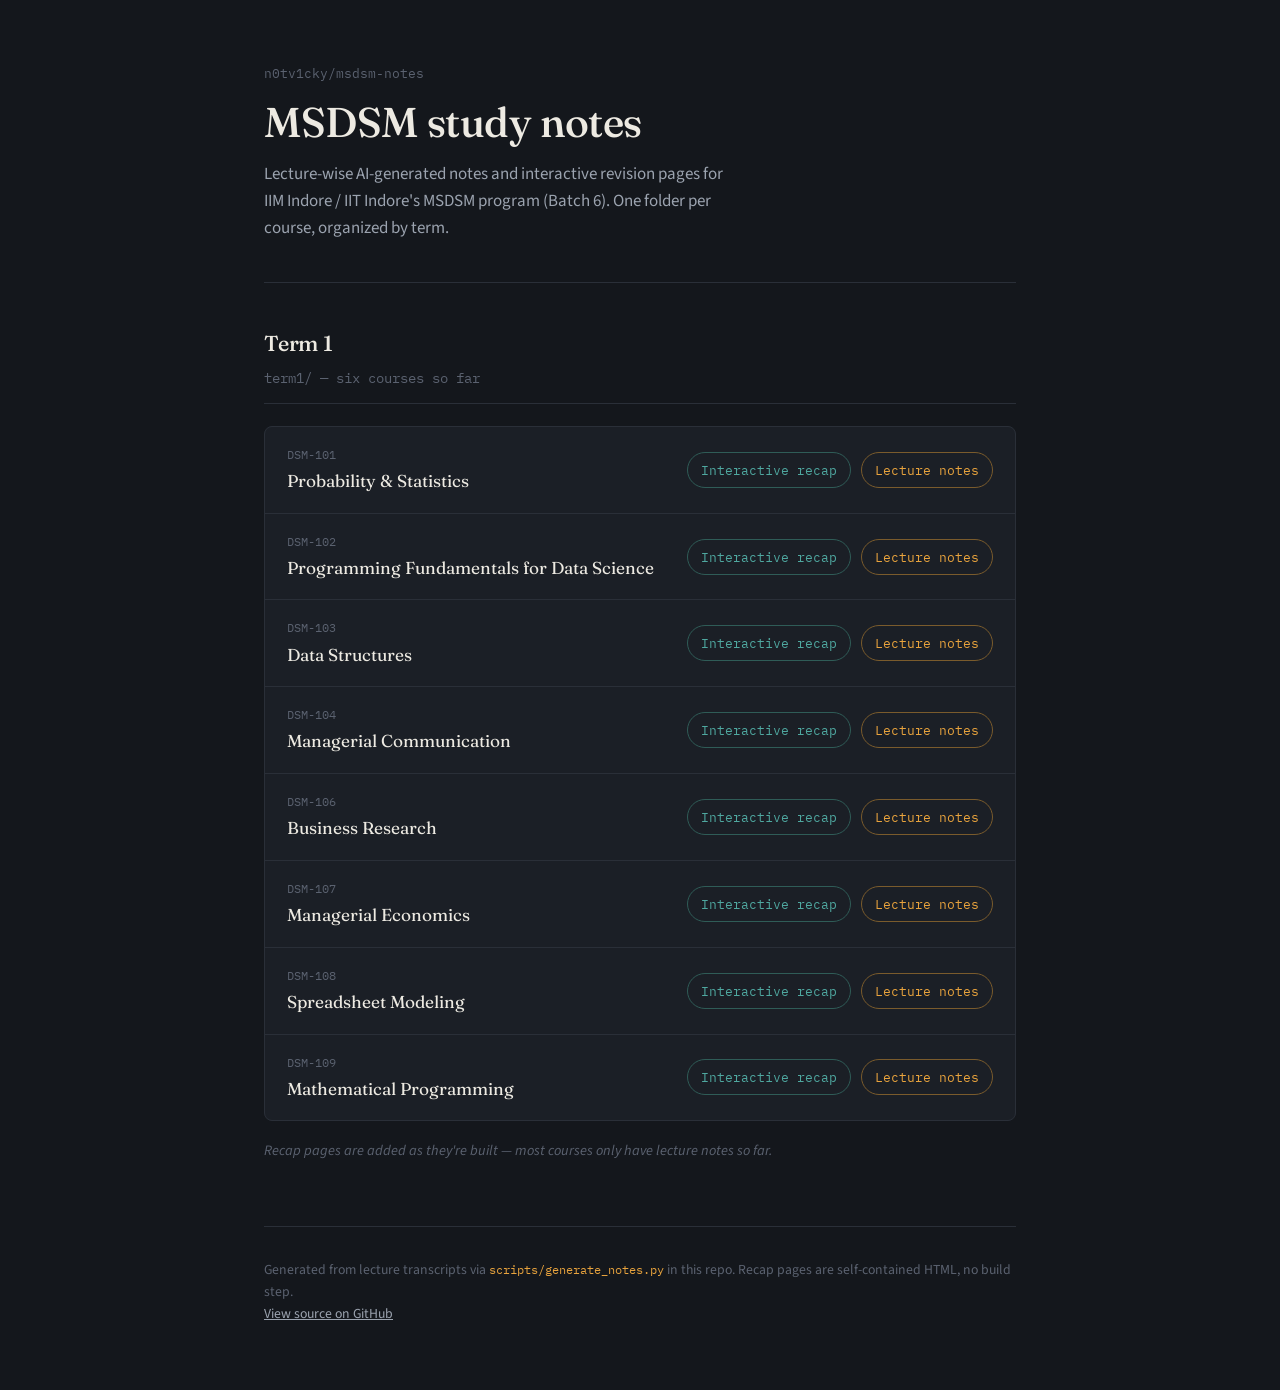
<file: index.html>
<!DOCTYPE html>
<html lang="en">
<head>
<meta charset="UTF-8">
<meta name="viewport" content="width=device-width, initial-scale=1.0">
<title>msdsm-notes</title>
<link rel="preconnect" href="https://fonts.googleapis.com">
<link rel="preconnect" href="https://fonts.gstatic.com" crossorigin>
<link href="https://fonts.googleapis.com/css2?family=Fraunces:ital,opsz,wght@0,9..144,400;0,9..144,500;0,9..144,600;1,9..144,500&family=Source+Sans+3:wght@400;500;600&family=IBM+Plex+Mono:wght@400;500&display=swap" rel="stylesheet">
<style>
  :root{
    --bg:#14171C; --panel:#1B1F26; --ink:#EDEAE2; --ink-dim:#9BA3AF; --ink-faint:#5B6270;
    --line:#2A2F38; --amber:#E8A33D; --amber-dim:#7A5B2C; --teal:#4FA8A0; --teal-dim:#2F5C57;
  }
  *{box-sizing:border-box;}
  html{background:var(--bg);}
  body{margin:0; background:var(--bg); color:var(--ink); font-family:'Source Sans 3',sans-serif; font-size:17px; line-height:1.6; -webkit-font-smoothing:antialiased;}
  h1,h2{font-family:'Fraunces',serif; font-weight:500; letter-spacing:-0.01em; color:var(--ink);}
  .wrap{max-width:800px; margin:0 auto; padding:0 24px;}
  code{font-family:'IBM Plex Mono',monospace; color:var(--amber); font-size:0.9em;}

  header{padding:64px 0 40px; border-bottom:1px solid var(--line);}
  .kicker{font-family:'IBM Plex Mono',monospace; font-size:13px; color:var(--ink-faint); margin:0 0 14px;}
  h1{font-size:clamp(1.9rem,4.5vw,2.6rem); line-height:1.15; margin:0 0 14px;}
  .dek{color:var(--ink-dim); max-width:60ch; margin:0;}

  .term{padding:44px 0 8px;}
  .term-head{border-bottom:1px solid var(--line); padding-bottom:14px; margin-bottom:22px;}
  .term-head h2{font-size:1.35rem; margin:0 0 4px;}
  .term-head p{color:var(--ink-faint); font-size:0.9rem; margin:0; font-family:'IBM Plex Mono',monospace;}

  .course-list{display:flex; flex-direction:column; gap:1px; background:var(--line); border:1px solid var(--line); border-radius:8px; overflow:hidden;}
  .course-row{background:var(--panel); padding:18px 22px; display:flex; flex-wrap:wrap; align-items:center; justify-content:space-between; gap:14px;}
  .course-info{display:flex; flex-direction:column; gap:3px; min-width:200px;}
  .course-code{font-family:'IBM Plex Mono',monospace; font-size:12px; color:var(--ink-faint);}
  .course-title{font-family:'Fraunces',serif; font-size:1.08rem;}
  .course-links{display:flex; gap:10px; flex-wrap:wrap;}
  .pill{
    font-family:'IBM Plex Mono',monospace; font-size:12.5px; text-decoration:none;
    padding:7px 13px; border-radius:20px; border:1px solid var(--line); white-space:nowrap;
    transition:border-color .15s, color .15s;
  }
  .pill.recap{color:var(--teal); border-color:var(--teal-dim);}
  .pill.recap:hover{border-color:var(--teal);}
  .pill.lectures{color:var(--amber); border-color:var(--amber-dim);}
  .pill.lectures:hover{border-color:var(--amber);}
  .pill.soon{color:var(--ink-faint); cursor:default;}

  .term-note{color:var(--ink-faint); font-size:0.9rem; margin:18px 0 0; font-style:italic;}

  footer{border-top:1px solid var(--line); margin-top:56px; padding:32px 0 64px; color:var(--ink-faint); font-size:0.86rem;}
  footer a{color:var(--ink-dim);}

  @media (max-width:560px){
    header{padding:44px 0 28px;} .term{padding:32px 0 4px;}
    .course-row{padding:16px;}
  }
</style>
</head>
<body>

<div class="wrap">
  <header>
    <p class="kicker">n0tv1cky/msdsm-notes</p>
    <h1>MSDSM study notes</h1>
    <p class="dek">Lecture-wise AI-generated notes and interactive revision pages for IIM Indore / IIT Indore's MSDSM program (Batch 6). One folder per course, organized by term.</p>
  </header>

  <section class="term">
    <div class="term-head">
      <h2>Term 1</h2>
      <p>term1/ — six courses so far</p>
    </div>
    <div class="course-list">

      <div class="course-row">
        <div class="course-info">
          <span class="course-code">DSM-101</span>
          <span class="course-title">Probability &amp; Statistics</span>
        </div>
        <div class="course-links">
          <a class="pill recap" href="term1/dsm101-probability-and-statistics/recap/course-recap.html">Interactive recap</a>
          <a class="pill lectures" href="https://github.com/n0tv1cky/msdsm-notes/tree/main/term1/dsm101-probability-and-statistics/lectures">Lecture notes</a>
        </div>
      </div>

      <div class="course-row">
        <div class="course-info">
          <span class="course-code">DSM-102</span>
          <span class="course-title">Programming Fundamentals for Data Science</span>
        </div>
        <div class="course-links">
          <a class="pill recap" href="term1/dsm102-programming-fundamentals/recap/course-recap.html">Interactive recap</a>
          <a class="pill lectures" href="https://github.com/n0tv1cky/msdsm-notes/tree/main/term1/dsm102-programming-fundamentals/lectures">Lecture notes</a>
        </div>
      </div>

      <div class="course-row">
        <div class="course-info">
          <span class="course-code">DSM-103</span>
          <span class="course-title">Data Structures</span>
        </div>
        <div class="course-links">
          <a class="pill recap" href="term1/dsm103-data-structures/recap/course-recap.html">Interactive recap</a>
          <a class="pill lectures" href="https://github.com/n0tv1cky/msdsm-notes/tree/main/term1/dsm103-data-structures/lectures">Lecture notes</a>
        </div>
      </div>

      <div class="course-row">
        <div class="course-info">
          <span class="course-code">DSM-104</span>
          <span class="course-title">Managerial Communication</span>
        </div>
        <div class="course-links">
          <a class="pill recap" href="term1/dsm104-managerial-communication/recap/course-recap.html">Interactive recap</a>
          <a class="pill lectures" href="https://github.com/n0tv1cky/msdsm-notes/tree/main/term1/dsm104-managerial-communication/lectures">Lecture notes</a>
        </div>
      </div>

      <div class="course-row">
        <div class="course-info">
          <span class="course-code">DSM-106</span>
          <span class="course-title">Business Research</span>
        </div>
        <div class="course-links">
          <a class="pill recap" href="term1/dsm106-business-research/recap/course-recap.html">Interactive recap</a>
          <a class="pill lectures" href="https://github.com/n0tv1cky/msdsm-notes/tree/main/term1/dsm106-business-research/lectures">Lecture notes</a>
        </div>
      </div>

      <div class="course-row">
        <div class="course-info">
          <span class="course-code">DSM-107</span>
          <span class="course-title">Managerial Economics</span>
        </div>
        <div class="course-links">
          <a class="pill recap" href="term1/dsm107-managerial-economics/recap/course-recap.html">Interactive recap</a>
          <a class="pill lectures" href="https://github.com/n0tv1cky/msdsm-notes/tree/main/term1/dsm107-managerial-economics/lectures">Lecture notes</a>
        </div>
      </div>

      <div class="course-row">
        <div class="course-info">
          <span class="course-code">DSM-108</span>
          <span class="course-title">Spreadsheet Modeling</span>
        </div>
        <div class="course-links">
          <a class="pill recap" href="term1/dsm108-spreadsheet-modeling/recap/course-recap.html">Interactive recap</a>
          <a class="pill lectures" href="https://github.com/n0tv1cky/msdsm-notes/tree/main/term1/dsm108-spreadsheet-modeling/lectures">Lecture notes</a>
        </div>
      </div>

      <div class="course-row">
        <div class="course-info">
          <span class="course-code">DSM-109</span>
          <span class="course-title">Mathematical Programming</span>
        </div>
        <div class="course-links">
          <a class="pill recap" href="term1/dsm109-mathematical-programming/recap/course-recap.html">Interactive recap</a>
          <a class="pill lectures" href="https://github.com/n0tv1cky/msdsm-notes/tree/main/term1/dsm109-mathematical-programming/lectures">Lecture notes</a>
        </div>
      </div>

    </div>
    <p class="term-note">Recap pages are added as they're built — most courses only have lecture notes so far.</p>
  </section>

  <footer>
    Generated from lecture transcripts via <code>scripts/generate_notes.py</code> in this repo. Recap pages are self-contained HTML, no build step.
    <br><a href="https://github.com/n0tv1cky/msdsm-notes">View source on GitHub</a>
  </footer>
</div>

</body>
</html>
</file>
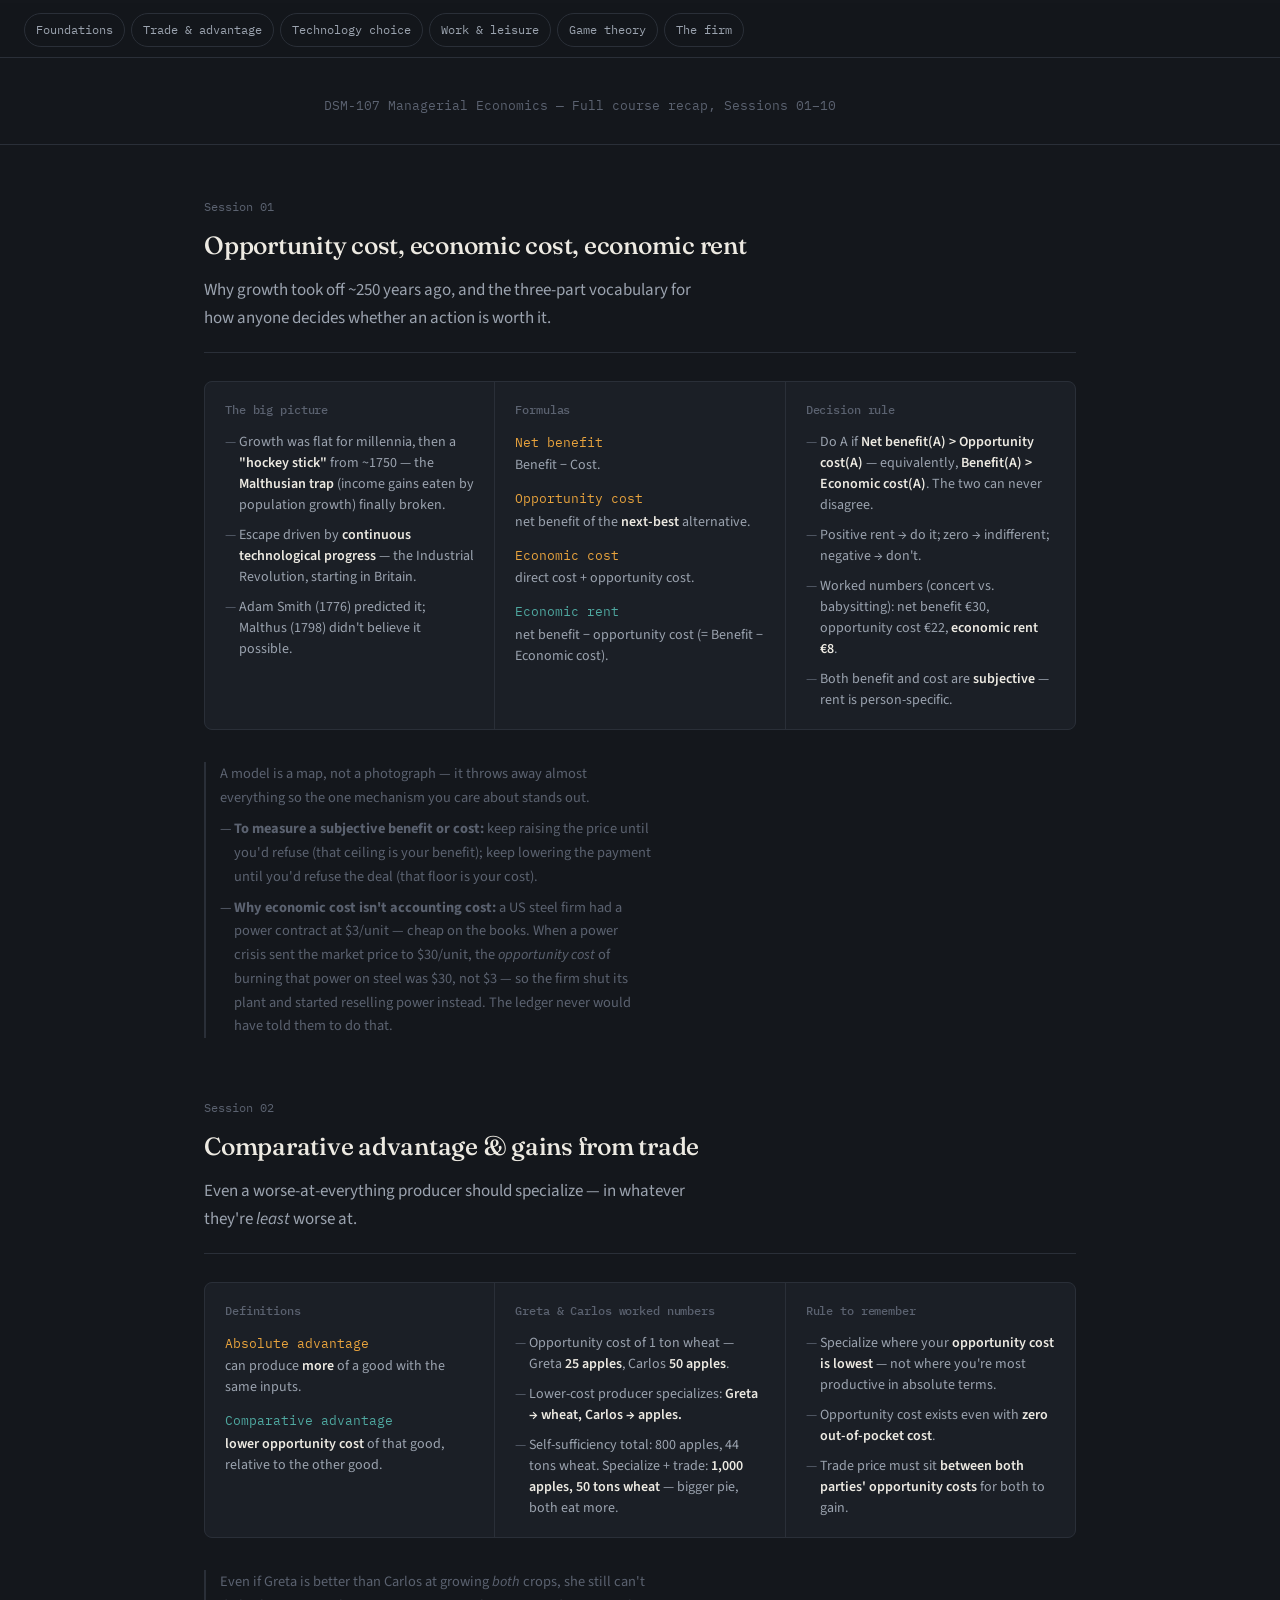
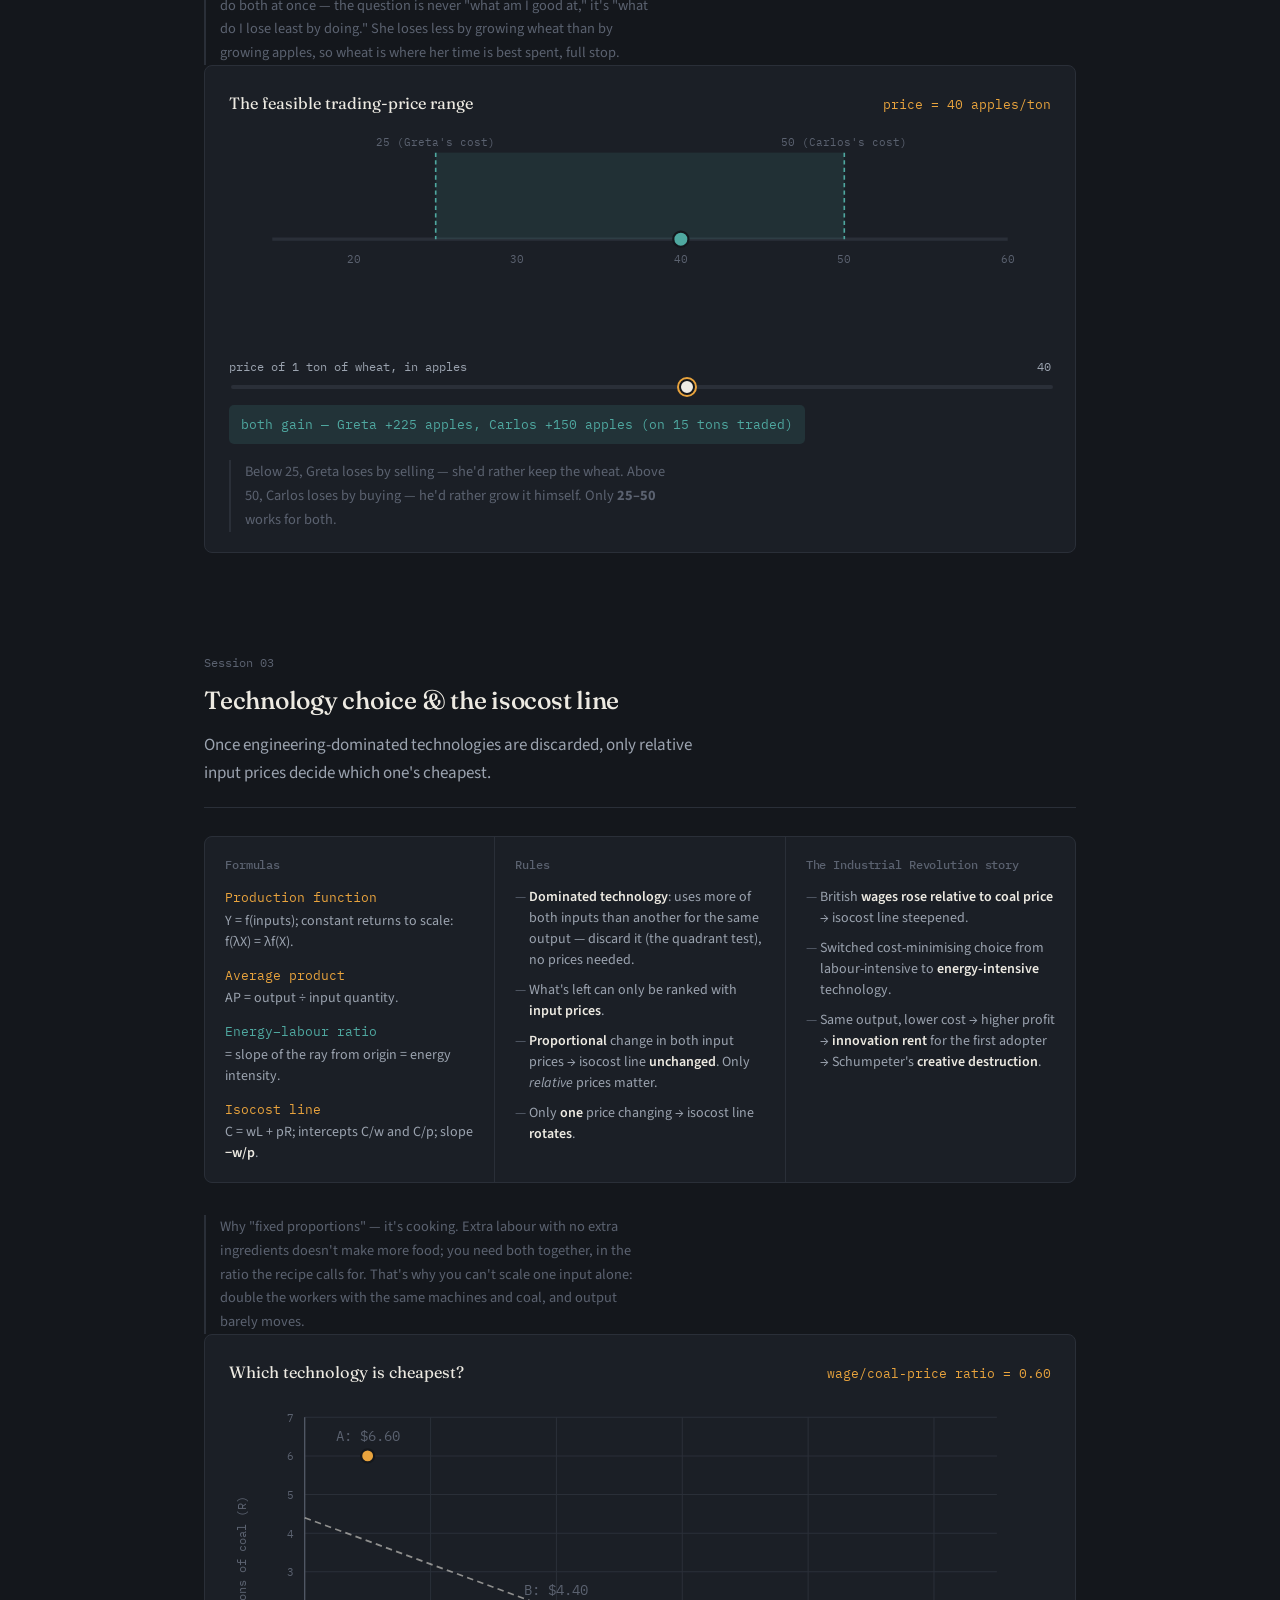
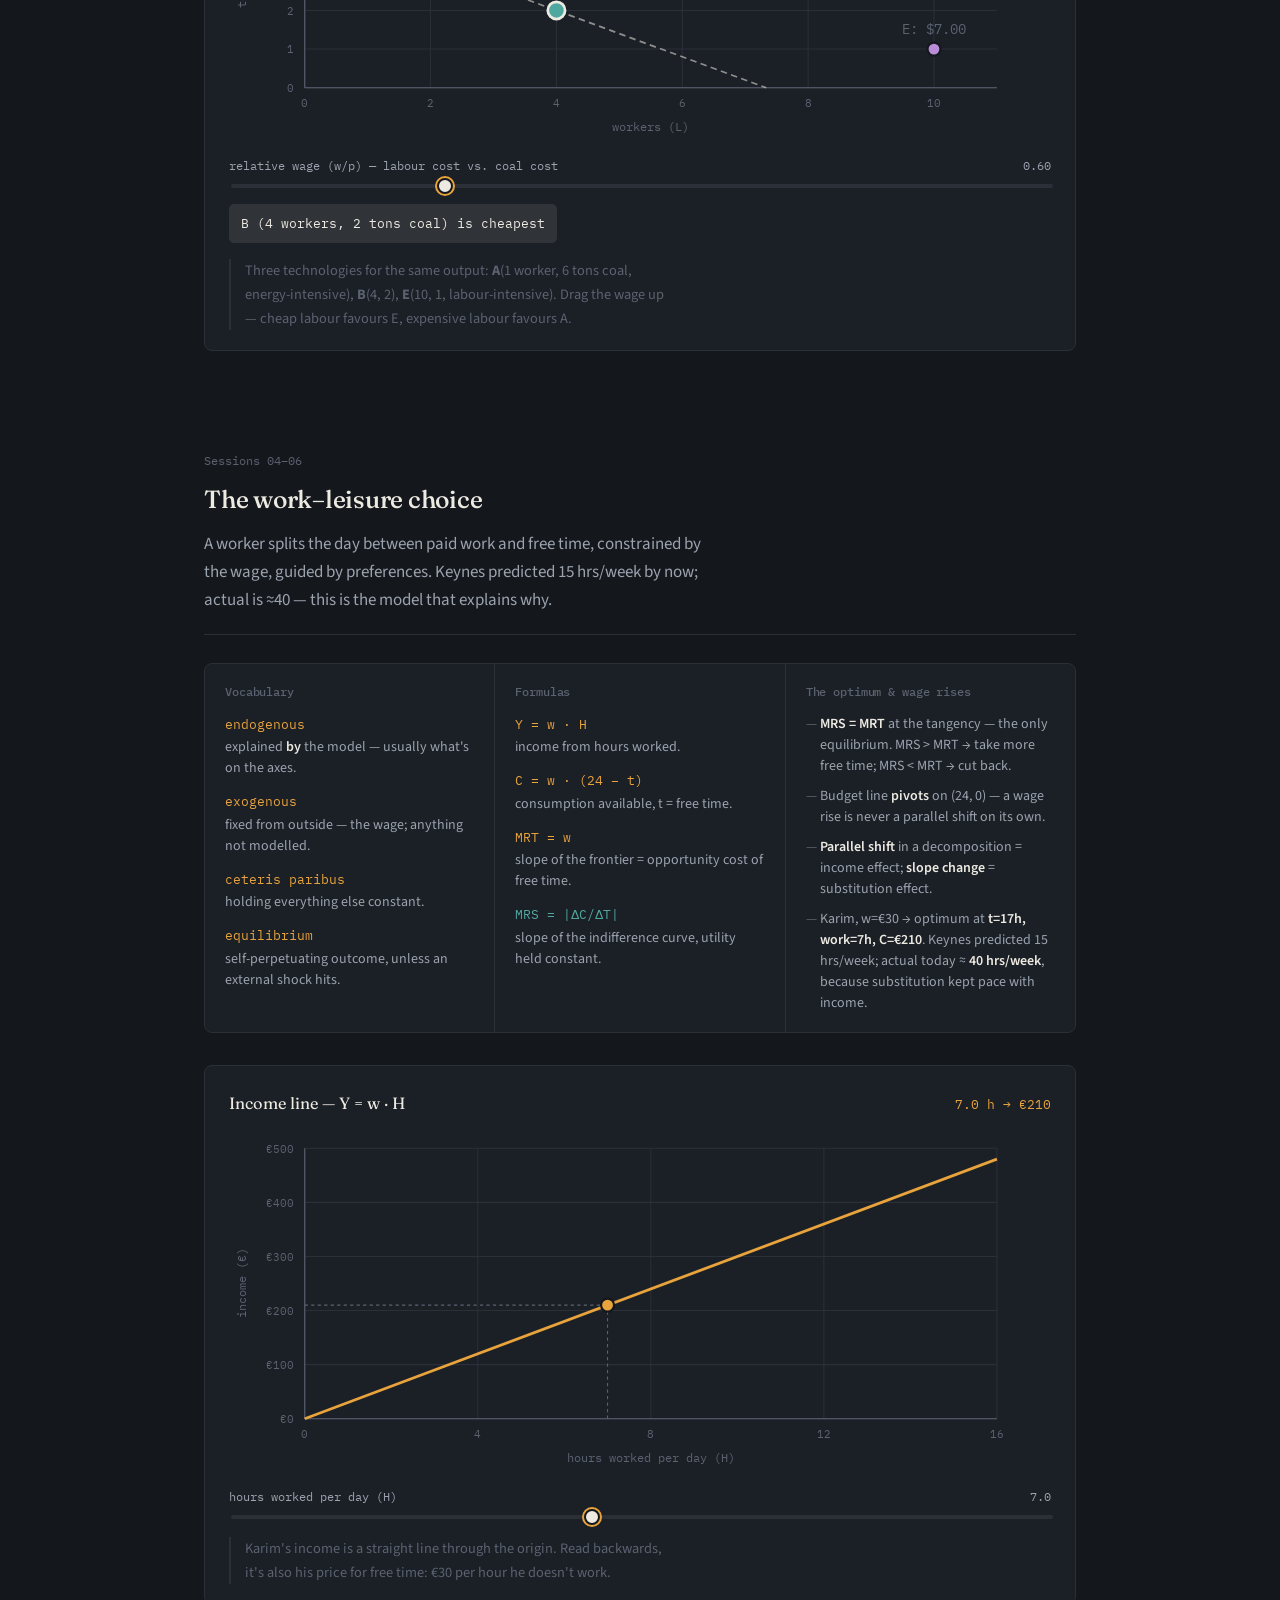
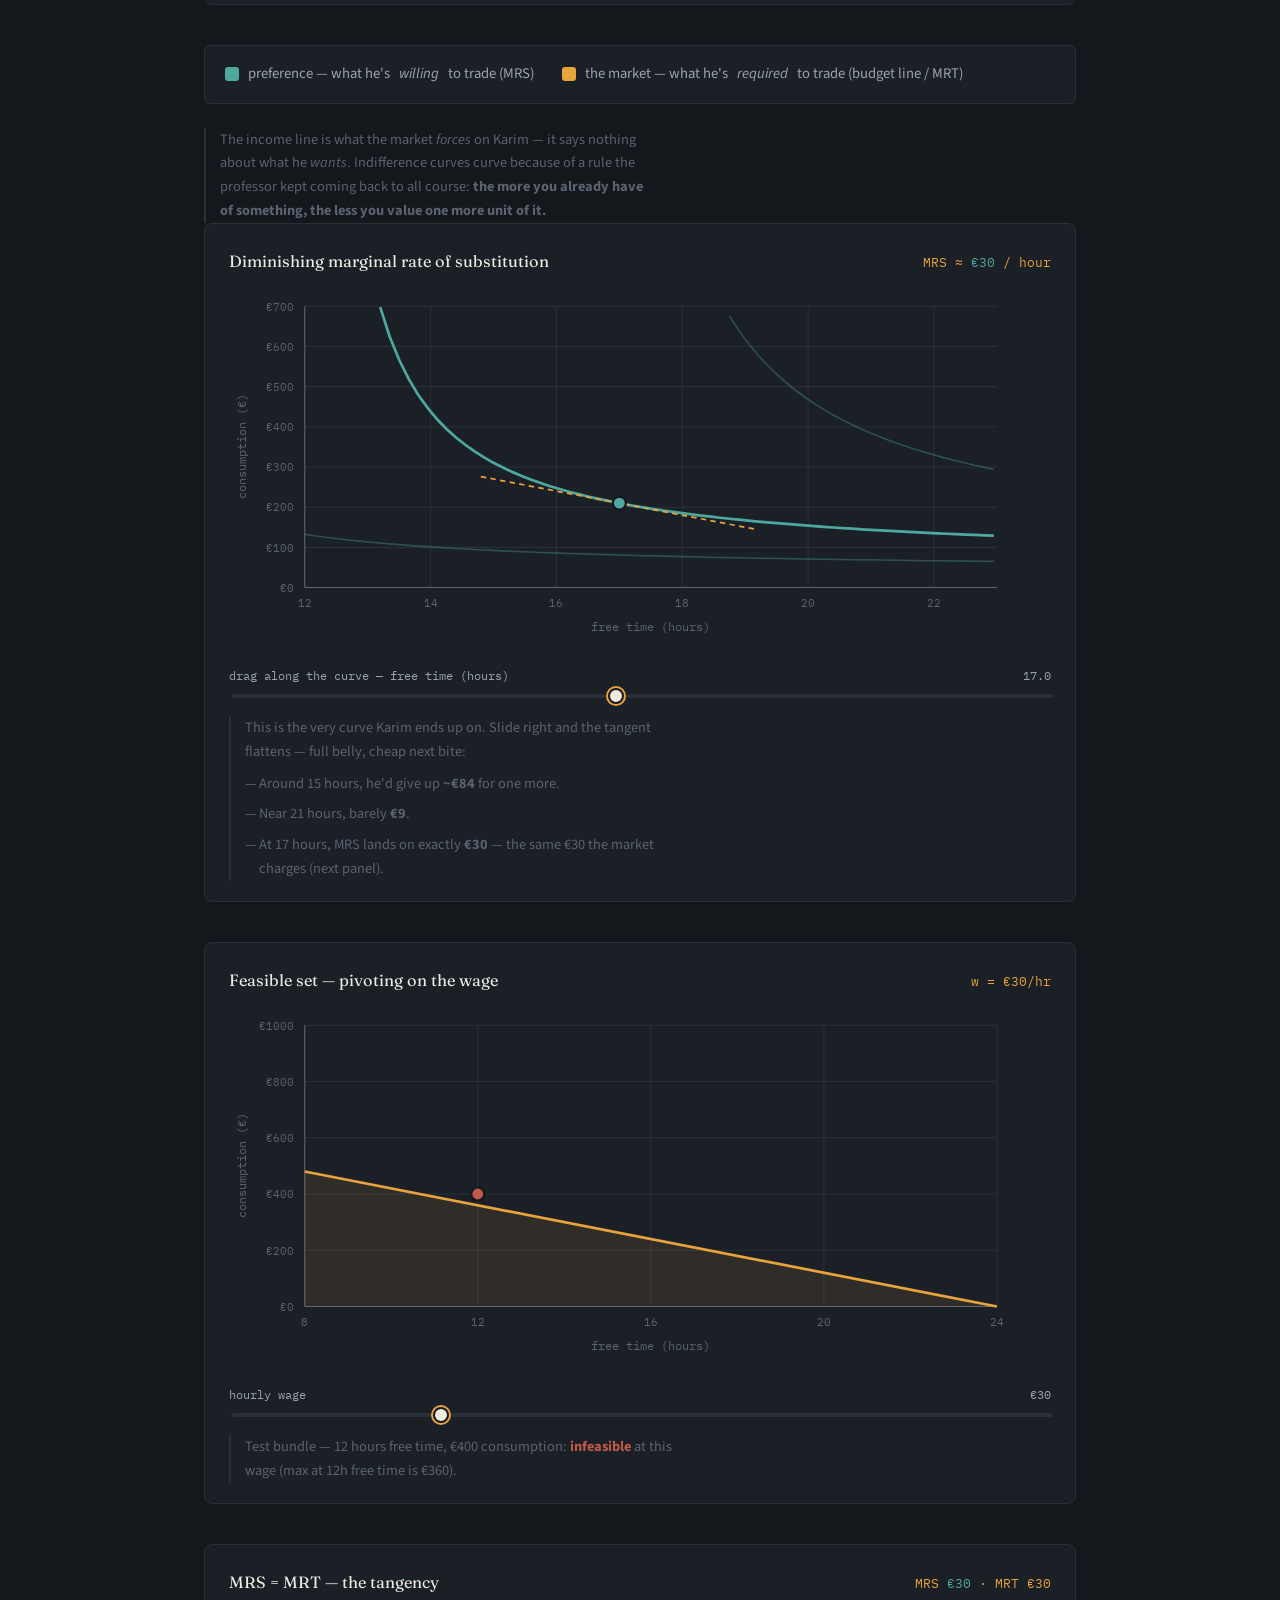
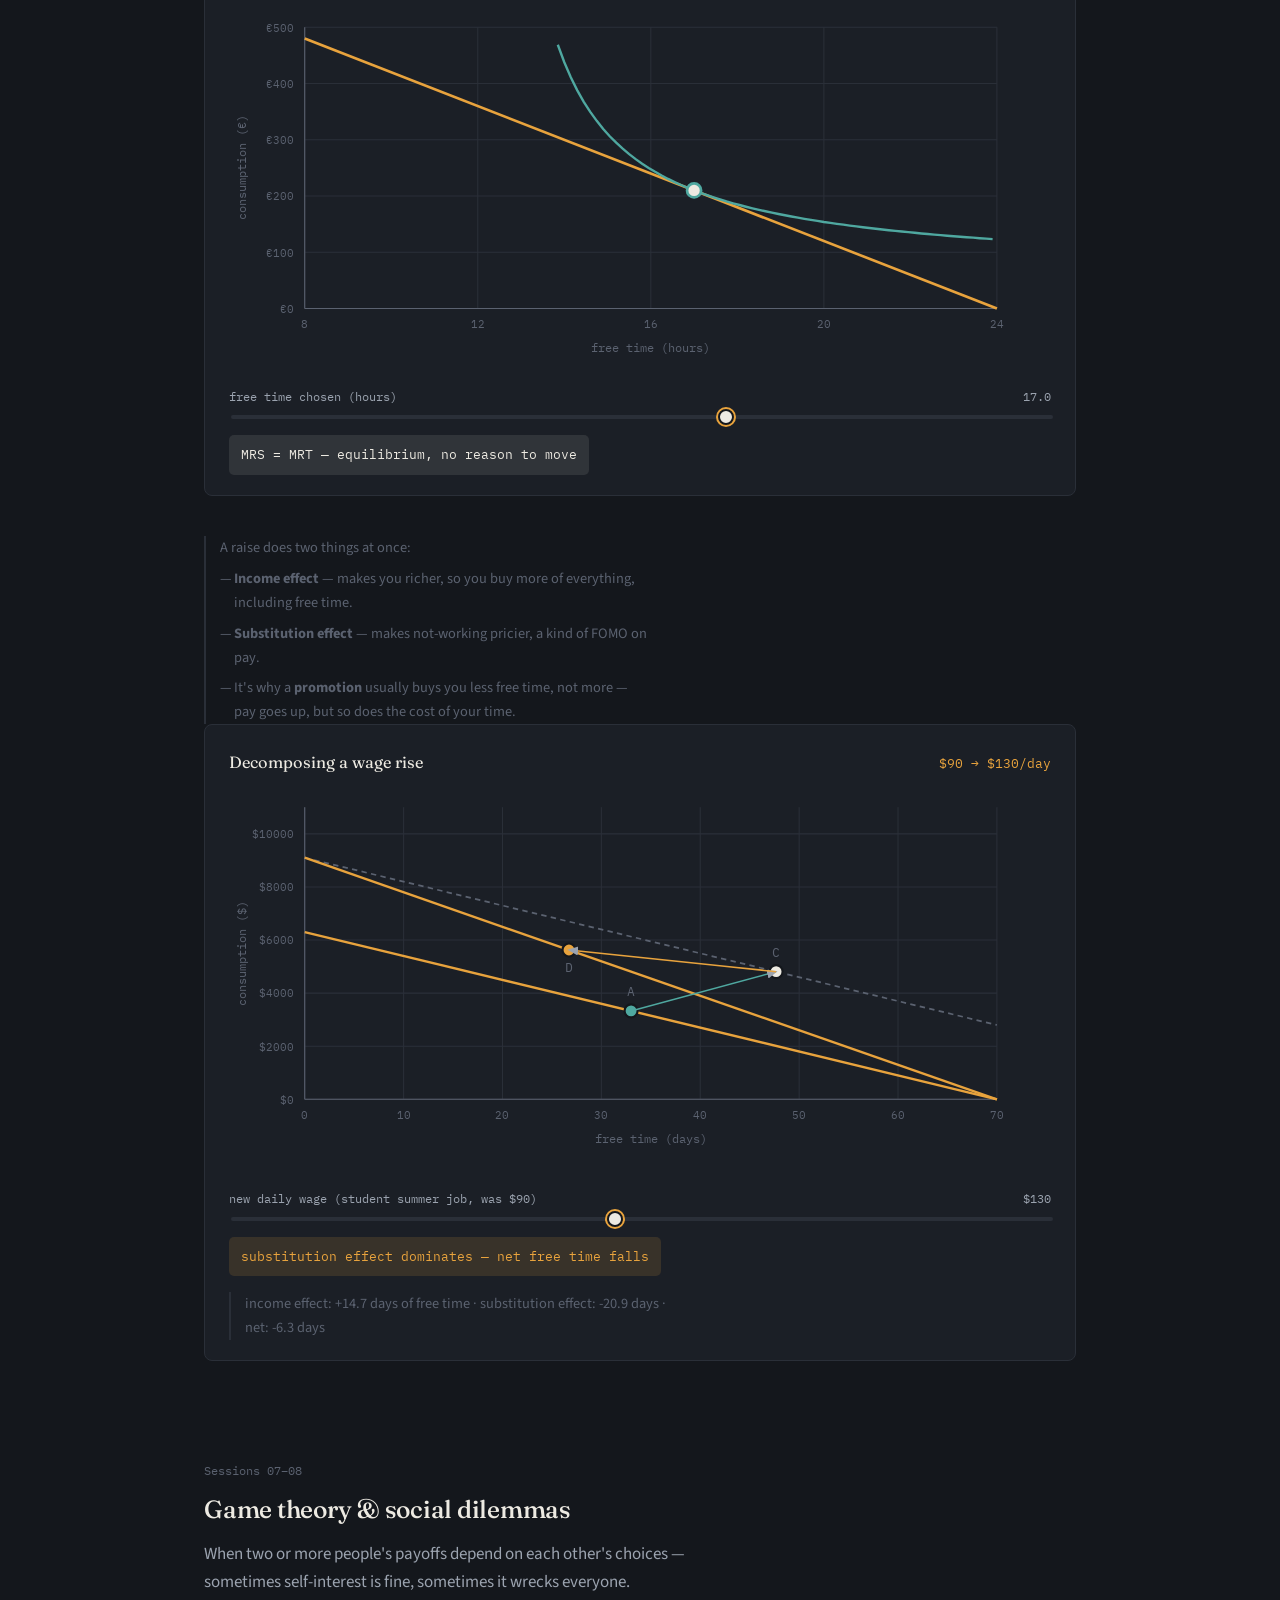
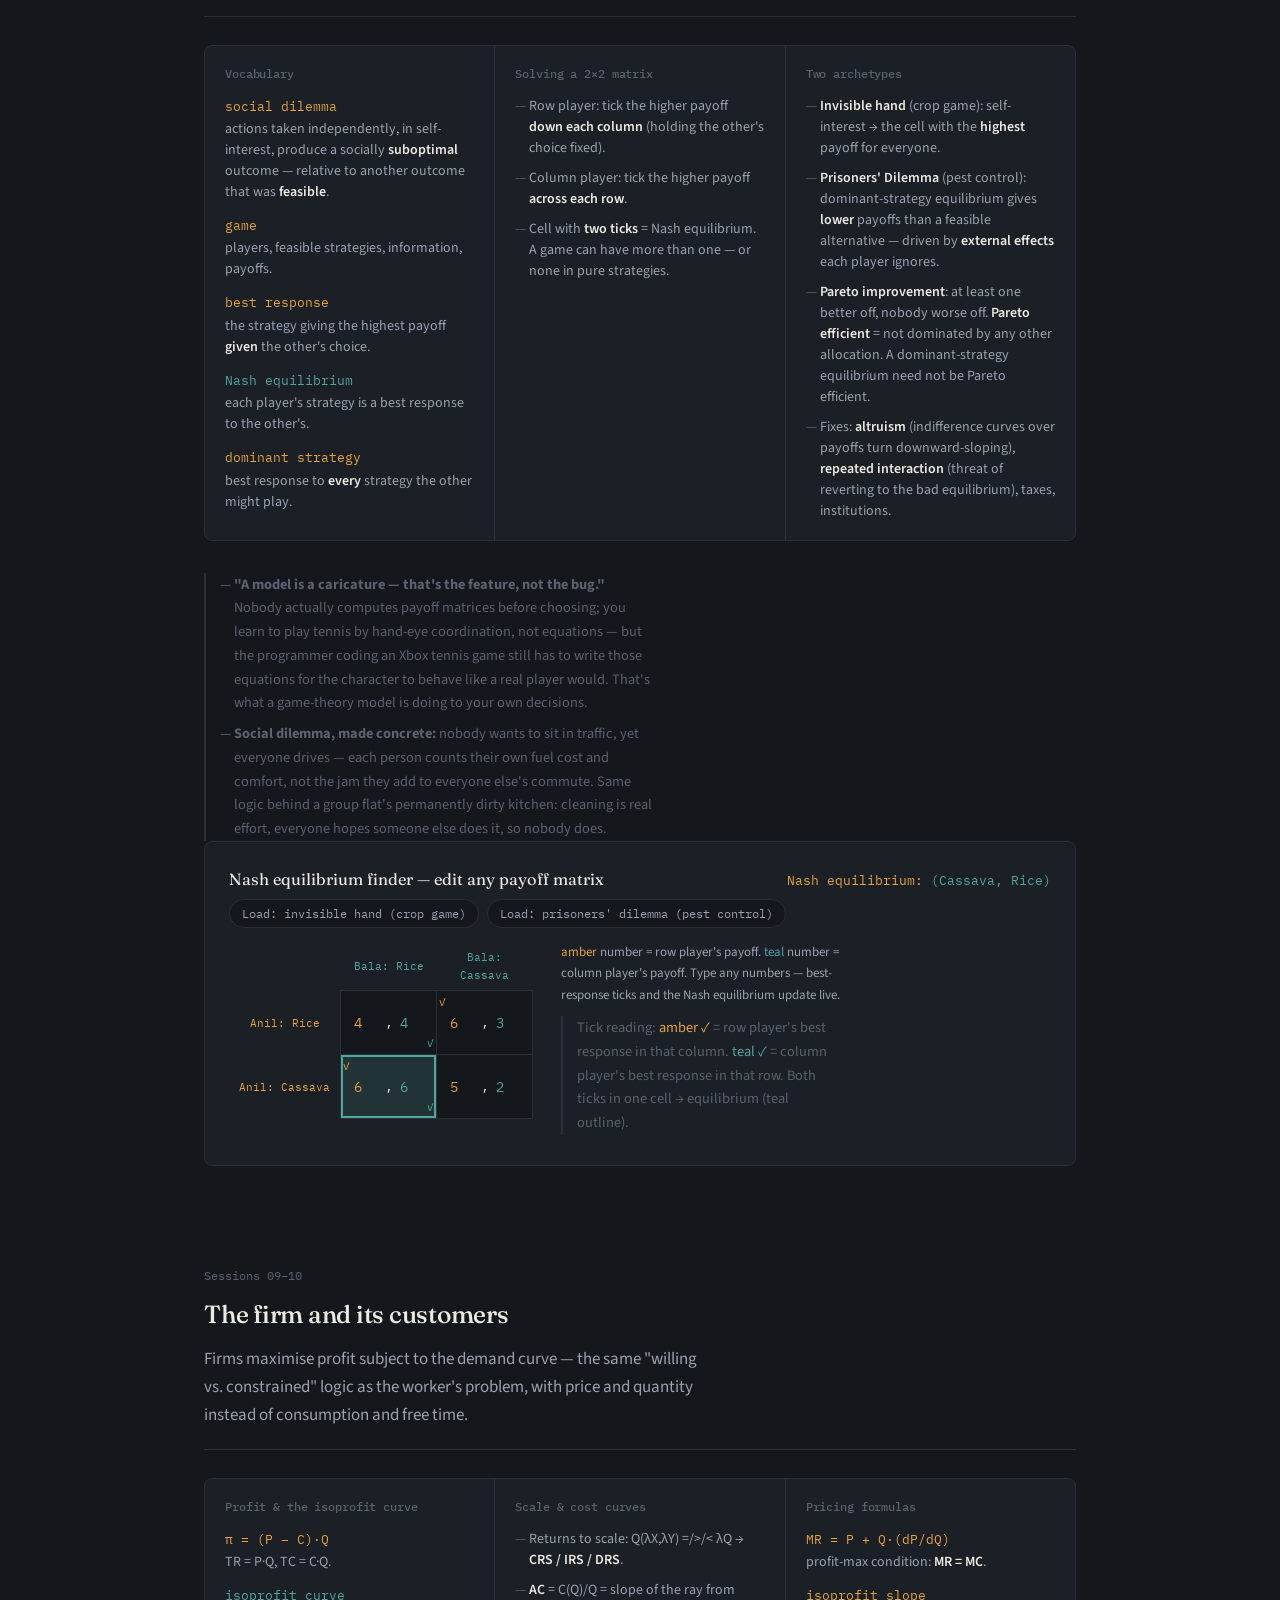
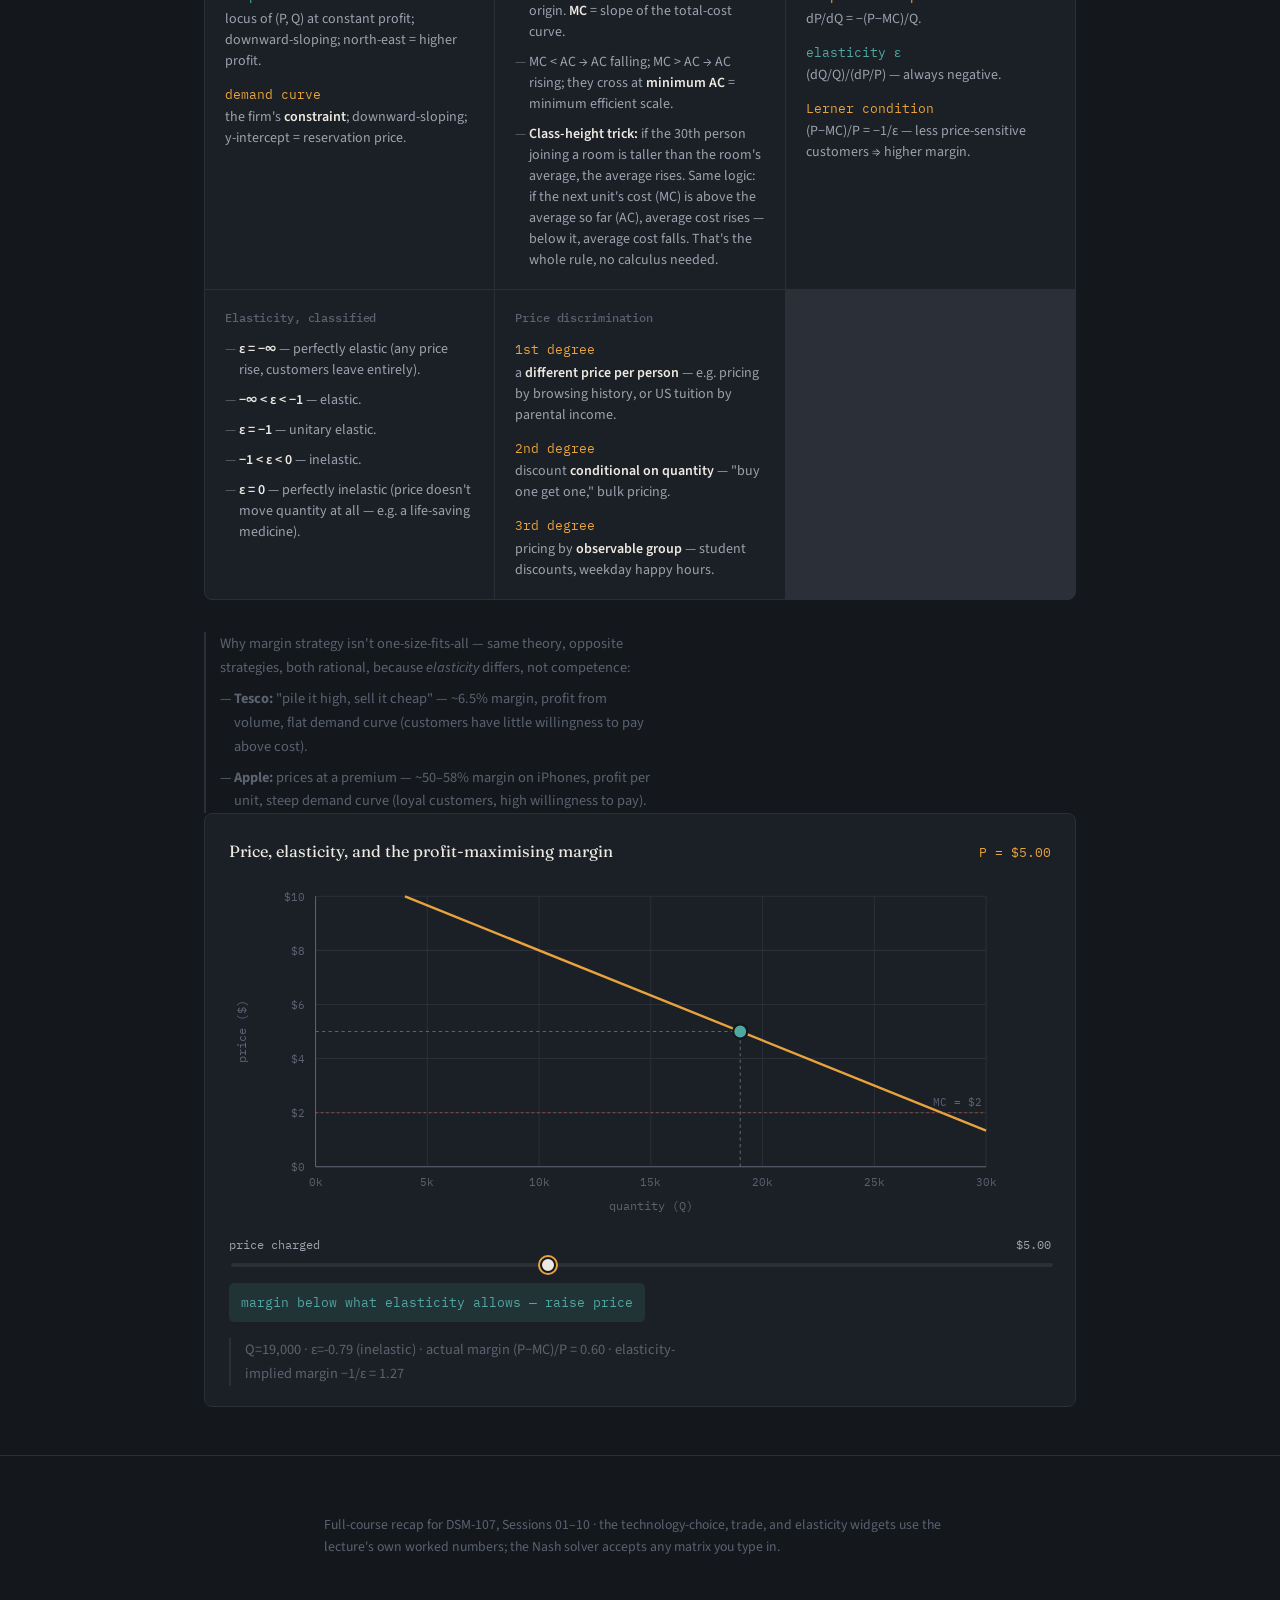
<file: dsm107-managerial-economics/recap/course-recap.html>
<!DOCTYPE html>
<html lang="en">
<head>
<meta charset="UTF-8">
<meta name="viewport" content="width=device-width, initial-scale=1.0">
<title>DSM-107 Full Course Recap</title>
<link rel="preconnect" href="https://fonts.googleapis.com">
<link rel="preconnect" href="https://fonts.gstatic.com" crossorigin>
<link href="https://fonts.googleapis.com/css2?family=Fraunces:ital,opsz,wght@0,9..144,400;0,9..144,500;0,9..144,600;1,9..144,500&family=Source+Sans+3:wght@400;500;600&family=IBM+Plex+Mono:wght@400;500&display=swap" rel="stylesheet">
<style>
  :root{
    --bg:#14171C; --panel:#1B1F26; --ink:#EDEAE2; --ink-dim:#9BA3AF; --ink-faint:#5B6270;
    --line:#2A2F38; --amber:#E8A33D; --amber-dim:#7A5B2C; --teal:#4FA8A0; --teal-dim:#2F5C57;
    --rust:#C1594A; --maxw:680px; --wide:920px;
  }
  *{box-sizing:border-box;}
  html{background:var(--bg);}
  body{margin:0; background:var(--bg); color:var(--ink); font-family:'Source Sans 3',sans-serif; font-size:17px; line-height:1.65; -webkit-font-smoothing:antialiased;}
  ::selection{background:var(--amber-dim); color:var(--ink);}
  h1,h2,h3{font-family:'Fraunces',serif; font-weight:500; letter-spacing:-0.01em; color:var(--ink);}
  .wrap{max-width:var(--maxw); margin:0 auto; padding:0 24px;}
  .wrap-wide{max-width:var(--wide); margin:0 auto; padding:0 24px;}
  code{font-family:'IBM Plex Mono',monospace; color:var(--amber); font-size:0.92em;}

  .progress{position:fixed; top:0; left:0; height:3px; width:0%; background:linear-gradient(90deg,var(--teal),var(--amber)); z-index:50; transition:width .1s linear;}
  section,.cheatsheet{scroll-margin-top:54px;}
  nav.jumpnav{
    position:sticky; top:3px; z-index:40; background:rgba(20,23,28,.92); backdrop-filter:blur(6px);
    border-bottom:1px solid var(--line); padding:10px 24px; display:flex; gap:6px; overflow-x:auto; scrollbar-width:none;
  }
  nav.jumpnav::-webkit-scrollbar{display:none;}
  nav.jumpnav a{
    font-family:'IBM Plex Mono',monospace; font-size:12px; color:var(--ink-dim); text-decoration:none; white-space:nowrap;
    padding:6px 11px; border-radius:20px; border:1px solid var(--line); flex:none; transition:color .15s,border-color .15s;
  }
  nav.jumpnav a:hover, nav.jumpnav a:focus-visible{color:var(--ink); border-color:var(--amber);}

  header.hero{padding:40px 0 28px; border-bottom:1px solid var(--line);}
  .kicker{font-family:'IBM Plex Mono',monospace; font-size:13px; color:var(--ink-faint); margin:0;}
  h1.title{font-size:clamp(2rem,4.4vw,2.9rem); line-height:1.1; margin:0 0 18px; max-width:16ch;}
  .dek{color:var(--ink-dim); font-size:1.05rem; max-width:58ch; margin:0 0 22px;}
  .crosslink{
    display:inline-flex; align-items:center; gap:8px; font-family:'IBM Plex Mono',monospace; font-size:13px;
    color:var(--teal); text-decoration:none; border:1px solid var(--teal-dim); padding:8px 14px; border-radius:20px;
  }
  .crosslink:hover{border-color:var(--teal);}

  .module{padding:52px 0 8px;}
  .module-head{border-bottom:1px solid var(--line); padding-bottom:20px; margin-bottom:28px;}
  .module-tag{font-family:'IBM Plex Mono',monospace; font-size:12px; color:var(--ink-faint); margin:0 0 8px;}
  .module h2{font-size:1.55rem; margin:0 0 10px;}
  .module .lede{color:var(--ink-dim); max-width:64ch; margin:0;}

  .cheat-grid{display:grid; grid-template-columns:repeat(3,1fr); gap:1px; background:var(--line); border:1px solid var(--line); border-radius:8px; overflow:hidden; margin-bottom:32px;}
  .cheat-card{background:var(--panel); padding:18px 20px;}
  .cheat-card h3{font-family:'IBM Plex Mono',monospace; font-size:12px; font-weight:500; color:var(--ink-faint); margin:0 0 12px;}
  .cheat-card dl{margin:0;}
  .cheat-card dt{font-family:'IBM Plex Mono',monospace; font-size:13px; color:var(--amber); margin:0 0 2px;}
  .cheat-card dt.t{color:var(--teal);}
  .cheat-card dd{margin:0 0 12px; font-size:14px; color:var(--ink-dim); line-height:1.5;}
  .cheat-card dd:last-child{margin-bottom:0;}
  .cheat-card ul{margin:0; padding:0; list-style:none;}
  .cheat-card li{font-size:14px; color:var(--ink-dim); margin:0 0 9px; padding-left:14px; position:relative; line-height:1.5;}
  .cheat-card li:last-child{margin-bottom:0;}
  .cheat-card li::before{content:'—'; position:absolute; left:0; color:var(--ink-faint);}
  .cheat-card strong{color:var(--ink); font-weight:600;}
  @media (max-width:760px){.cheat-grid{grid-template-columns:1fr;}}

  .legend{display:flex; gap:28px; flex-wrap:wrap; background:var(--panel); border:1px solid var(--line); border-radius:6px; padding:16px 20px; margin:0 0 24px; font-size:0.92rem;}
  .legend-item{display:flex; align-items:center; gap:9px; color:var(--ink-dim);}
  .swatch{width:14px; height:14px; border-radius:3px; flex:none;}
  .swatch.teal{background:var(--teal);}
  .swatch.amber{background:var(--amber);}

  .panel{background:var(--panel); border:1px solid var(--line); border-radius:8px; padding:24px 24px 20px; margin:0 0 40px;}
  .panel-head{display:flex; justify-content:space-between; align-items:baseline; gap:16px; margin-bottom:6px; flex-wrap:wrap;}
  .panel-title{font-family:'Fraunces',serif; font-size:1.02rem; color:var(--ink);}
  .readout{font-family:'IBM Plex Mono',monospace; font-size:13px; color:var(--amber); text-align:right;}
  svg.chart{width:100%; height:auto; display:block; margin:14px 0 8px; overflow:visible;}
  .tick{font-family:'IBM Plex Mono',monospace; font-size:10px; fill:var(--ink-faint);}
  .axislabel{font-family:'IBM Plex Mono',monospace; font-size:11px; fill:var(--ink-faint);}
  .gridline{stroke:var(--line); stroke-width:1;}
  .axis{stroke:var(--ink-faint); stroke-width:1;}
  .controls{display:flex; flex-wrap:wrap; gap:20px; align-items:center; margin-top:10px;}
  .slider-group{display:flex; flex-direction:column; gap:6px; flex:1; min-width:200px;}
  .slider-label{font-family:'IBM Plex Mono',monospace; font-size:12px; color:var(--ink-dim); display:flex; justify-content:space-between;}
  input[type=range]{-webkit-appearance:none; appearance:none; width:100%; height:4px; border-radius:2px; background:var(--line); outline:none; cursor:pointer;}
  input[type=range]::-webkit-slider-thumb{-webkit-appearance:none; appearance:none; width:16px; height:16px; border-radius:50%; background:var(--ink); border:2px solid var(--bg); box-shadow:0 0 0 2px var(--amber); cursor:pointer;}
  input[type=range]::-moz-range-thumb{width:16px; height:16px; border-radius:50%; background:var(--ink); border:2px solid var(--bg); box-shadow:0 0 0 2px var(--amber); cursor:pointer;}
  .verdict{font-family:'IBM Plex Mono',monospace; font-size:13px; padding:9px 12px; border-radius:5px; margin-top:14px; display:inline-block;}
  .verdict.buy{background:rgba(79,168,160,.14); color:var(--teal);}
  .verdict.sell{background:rgba(232,163,61,.14); color:var(--amber);}
  .verdict.eq{background:rgba(237,234,226,.1); color:var(--ink);}
  .verdict.bad{background:rgba(193,89,74,.16); color:var(--rust);}
  .note{font-size:0.9rem; color:var(--ink-faint); max-width:64ch; border-left:2px solid var(--line); padding-left:14px; margin:16px 0 0;}
  .note p{margin:0 0 8px;}
  .note p:last-child{margin-bottom:0;}
  .note ul{margin:0; padding:0; list-style:none;}
  .note li{margin:0 0 7px; padding-left:14px; position:relative;}
  .note li:last-child{margin-bottom:0;}
  .note li::before{content:'—'; position:absolute; left:0; color:var(--ink-faint);}

  /* payoff matrix widget */
  .matrix-wrap{display:flex; gap:28px; flex-wrap:wrap; align-items:flex-start;}
  .presets{display:flex; gap:8px; margin-bottom:14px;}
  .presets button{
    font-family:'IBM Plex Mono',monospace; font-size:12px; color:var(--ink-dim); background:var(--bg);
    border:1px solid var(--line); border-radius:16px; padding:6px 12px; cursor:pointer;
  }
  .presets button:hover{border-color:var(--amber); color:var(--ink);}
  table.payoff{border-collapse:collapse; font-family:'IBM Plex Mono',monospace; font-size:13px;}
  table.payoff th{color:var(--ink-faint); font-weight:400; padding:6px 10px; font-size:11px;}
  table.payoff td{border:1px solid var(--line); padding:0; position:relative; width:96px; height:64px; text-align:center; vertical-align:middle;}
  table.payoff td.cell{background:var(--bg);}
  table.payoff td.ne{background:rgba(79,168,160,.14); box-shadow:inset 0 0 0 2px var(--teal);}
  .cellin{width:38px; background:transparent; border:none; color:var(--ink); font-family:'IBM Plex Mono',monospace; font-size:14px; text-align:center; outline:none;}
  .cellin.row{color:var(--amber);}
  .cellin.col{color:var(--teal);}
  .tickmark{position:absolute; font-size:11px; font-family:'IBM Plex Mono',monospace;}
  .tickmark.r{top:2px; left:2px; color:var(--amber);}
  .tickmark.c{bottom:2px; right:2px; color:var(--teal);}
  .matrix-legend{font-size:13px; color:var(--ink-dim); max-width:280px;}
  .matrix-legend p{margin:0 0 10px;}

  footer{border-top:1px solid var(--line); padding:44px 0 80px; color:var(--ink-faint); font-size:0.86rem;}
  @media (max-width:600px){
    header.hero{padding:52px 0 36px;} .module{padding:40px 0 4px;} .panel{padding:18px 16px 16px;}
    .matrix-wrap{flex-direction:column;}
  }

  /* ---------- Print / Save-as-PDF ---------- */
  @media print{
    @page{ margin:1.3cm; }
    :root{
      --bg:#ffffff; --panel:#f7f6f2; --ink:#161616; --ink-dim:#3d3d3d; --ink-faint:#6b6b6b;
      --line:#cfcbc0; --amber:#a85e0d; --amber-dim:#d9c3a3; --teal:#136b62; --teal-dim:#a9cfc9; --rust:#9a3a2a;
    }
    *{ -webkit-print-color-adjust:exact; print-color-adjust:exact; }
    body{ font-size:11pt; }
    nav.jumpnav, .progress{ display:none !important; }
    section, .cheatsheet{ scroll-margin-top:0; }
    header.hero{ padding:0 0 16px; }
    .module{ padding:28px 0 4px; }
    .cheat-card, .panel, .legend, .note, table.payoff{ break-inside:avoid; page-break-inside:avoid; }
    h2, .panel-head{ break-after:avoid; page-break-after:avoid; }
    svg.chart{ break-inside:avoid; }
    input[type=range]{ display:none; }
    .controls .slider-group{ margin-bottom:4px; }
    a[href]:after{ content:""; }
    .verdict{ border:1px solid var(--line); }
  }
</style>
</head>
<body>

<div class="progress" id="progress"></div>

<nav class="jumpnav">
  <a href="#foundations">Foundations</a>
  <a href="#trade">Trade &amp; advantage</a>
  <a href="#techchoice">Technology choice</a>
  <a href="#leisure">Work &amp; leisure</a>
  <a href="#games">Game theory</a>
  <a href="#firm">The firm</a>
</nav>

<header class="hero">
  <div class="wrap">
    <p class="kicker">DSM-107 Managerial Economics — Full course recap, Sessions 01–10</p>
  </div>
</header>

<!-- ============ MODULE 1: FOUNDATIONS ============ -->
<section class="module" id="foundations">
  <div class="wrap-wide">
    <div class="module-head">
      <p class="module-tag">Session 01</p>
      <h2>Opportunity cost, economic cost, economic rent</h2>
      <p class="lede">Why growth took off ~250 years ago, and the three-part vocabulary for how anyone decides whether an action is worth it.</p>
    </div>
    <div class="cheat-grid">
      <div class="cheat-card">
        <h3>The big picture</h3>
        <ul>
          <li>Growth was flat for millennia, then a <strong>"hockey stick"</strong> from ~1750 — the <strong>Malthusian trap</strong> (income gains eaten by population growth) finally broken.</li>
          <li>Escape driven by <strong>continuous technological progress</strong> — the Industrial Revolution, starting in Britain.</li>
          <li>Adam Smith (1776) predicted it; Malthus (1798) didn't believe it possible.</li>
        </ul>
      </div>
      <div class="cheat-card">
        <h3>Formulas</h3>
        <dl>
          <dt>Net benefit</dt><dd>Benefit − Cost.</dd>
          <dt>Opportunity cost</dt><dd>net benefit of the <strong>next-best</strong> alternative.</dd>
          <dt>Economic cost</dt><dd>direct cost + opportunity cost.</dd>
          <dt class="t">Economic rent</dt><dd>net benefit − opportunity cost (= Benefit − Economic cost).</dd>
        </dl>
      </div>
      <div class="cheat-card">
        <h3>Decision rule</h3>
        <ul>
          <li>Do A if <strong>Net benefit(A) &gt; Opportunity cost(A)</strong> — equivalently, <strong>Benefit(A) &gt; Economic cost(A)</strong>. The two can never disagree.</li>
          <li>Positive rent → do it; zero → indifferent; negative → don't.</li>
          <li>Worked numbers (concert vs. babysitting): net benefit €30, opportunity cost €22, <strong>economic rent €8</strong>.</li>
          <li>Both benefit and cost are <strong>subjective</strong> — rent is person-specific.</li>
        </ul>
      </div>
    </div>
    <div class="note">
      <p>A model is a map, not a photograph — it throws away almost everything so the one mechanism you care about stands out.</p>
      <ul>
        <li><strong>To measure a subjective benefit or cost:</strong> keep raising the price until you'd refuse (that ceiling is your benefit); keep lowering the payment until you'd refuse the deal (that floor is your cost).</li>
        <li><strong>Why economic cost isn't accounting cost:</strong> a US steel firm had a power contract at $3/unit — cheap on the books. When a power crisis sent the market price to $30/unit, the <em>opportunity cost</em> of burning that power on steel was $30, not $3 — so the firm shut its plant and started reselling power instead. The ledger never would have told them to do that.</li>
      </ul>
    </div>
  </div>
</section>

<section class="module divider" id="trade">
  <div class="wrap-wide">
    <div class="module-head">
      <p class="module-tag">Session 02</p>
      <h2>Comparative advantage &amp; gains from trade</h2>
      <p class="lede">Even a worse-at-everything producer should specialize — in whatever they're <em>least</em> worse at.</p>
    </div>
    <div class="cheat-grid">
      <div class="cheat-card">
        <h3>Definitions</h3>
        <dl>
          <dt>Absolute advantage</dt><dd>can produce <strong>more</strong> of a good with the same inputs.</dd>
          <dt class="t">Comparative advantage</dt><dd><strong>lower opportunity cost</strong> of that good, relative to the other good.</dd>
        </dl>
      </div>
      <div class="cheat-card">
        <h3>Greta &amp; Carlos worked numbers</h3>
        <ul>
          <li>Opportunity cost of 1 ton wheat — Greta <strong>25 apples</strong>, Carlos <strong>50 apples</strong>.</li>
          <li>Lower-cost producer specializes: <strong>Greta → wheat, Carlos → apples.</strong></li>
          <li>Self-sufficiency total: 800 apples, 44 tons wheat. Specialize + trade: <strong>1,000 apples, 50 tons wheat</strong> — bigger pie, both eat more.</li>
        </ul>
      </div>
      <div class="cheat-card">
        <h3>Rule to remember</h3>
        <ul>
          <li>Specialize where your <strong>opportunity cost is lowest</strong> — not where you're most productive in absolute terms.</li>
          <li>Opportunity cost exists even with <strong>zero out-of-pocket cost</strong>.</li>
          <li>Trade price must sit <strong>between both parties' opportunity costs</strong> for both to gain.</li>
        </ul>
      </div>
    </div>
    <p class="note">Even if Greta is better than Carlos at growing <em>both</em> crops, she still can't do both at once — the question is never "what am I good at," it's "what do I lose least by doing." She loses less by growing wheat than by growing apples, so wheat is where her time is best spent, full stop.</p>

    <div class="panel">
      <div class="panel-head">
        <span class="panel-title">The feasible trading-price range</span>
        <span class="readout" id="readoutT">price = <span style="color:var(--amber)">40</span> apples/ton</span>
      </div>
      <svg class="chart" id="chartT" viewBox="0 0 760 200" preserveAspectRatio="xMidYMid meet"></svg>
      <div class="controls">
        <div class="slider-group">
          <span class="slider-label"><span>price of 1 ton of wheat, in apples</span><span id="valT">40</span></span>
          <input type="range" id="sliderT" min="15" max="60" step="1" value="40">
        </div>
      </div>
      <div id="verdictT" class="verdict buy">both gain — Greta +€225, Carlos +€150 (in apples, on 15 tons traded)</div>
      <p class="note">Below 25, Greta loses by selling — she'd rather keep the wheat. Above 50, Carlos loses by buying — he'd rather grow it himself. Only <strong>25–50</strong> works for both.</p>
    </div>
  </div>
</section>

<section class="module divider" id="techchoice">
  <div class="wrap-wide">
    <div class="module-head">
      <p class="module-tag">Session 03</p>
      <h2>Technology choice &amp; the isocost line</h2>
      <p class="lede">Once engineering-dominated technologies are discarded, only relative input prices decide which one's cheapest.</p>
    </div>
    <div class="cheat-grid">
      <div class="cheat-card">
        <h3>Formulas</h3>
        <dl>
          <dt>Production function</dt><dd>Y = f(inputs); constant returns to scale: f(λX) = λf(X).</dd>
          <dt>Average product</dt><dd>AP = output ÷ input quantity.</dd>
          <dt class="t">Energy–labour ratio</dt><dd>= slope of the ray from origin = energy intensity.</dd>
          <dt>Isocost line</dt><dd>C = wL + pR; intercepts C/w and C/p; slope <strong>−w/p</strong>.</dd>
        </dl>
      </div>
      <div class="cheat-card">
        <h3>Rules</h3>
        <ul>
          <li><strong>Dominated technology</strong>: uses more of both inputs than another for the same output — discard it (the quadrant test), no prices needed.</li>
          <li>What's left can only be ranked with <strong>input prices</strong>.</li>
          <li><strong>Proportional</strong> change in both input prices → isocost line <strong>unchanged</strong>. Only <em>relative</em> prices matter.</li>
          <li>Only <strong>one</strong> price changing → isocost line <strong>rotates</strong>.</li>
        </ul>
      </div>
      <div class="cheat-card">
        <h3>The Industrial Revolution story</h3>
        <ul>
          <li>British <strong>wages rose relative to coal price</strong> → isocost line steepened.</li>
          <li>Switched cost-minimising choice from labour-intensive to <strong>energy-intensive</strong> technology.</li>
          <li>Same output, lower cost → higher profit → <strong>innovation rent</strong> for the first adopter → Schumpeter's <strong>creative destruction</strong>.</li>
        </ul>
      </div>
    </div>
    <p class="note">Why "fixed proportions" — it's cooking. Extra labour with no extra ingredients doesn't make more food; you need both together, in the ratio the recipe calls for. That's why you can't scale one input alone: double the workers with the same machines and coal, and output barely moves.</p>

    <div class="panel">
      <div class="panel-head">
        <span class="panel-title">Which technology is cheapest?</span>
        <span class="readout" id="readoutI">wage/coal-price ratio = <span style="color:var(--amber)">0.60</span></span>
      </div>
      <svg class="chart" id="chartI" viewBox="0 0 760 320" preserveAspectRatio="xMidYMid meet"></svg>
      <div class="controls">
        <div class="slider-group">
          <span class="slider-label"><span>relative wage (w/p) — labour cost vs. coal cost</span><span id="valI">0.60</span></span>
          <input type="range" id="sliderI" min="0.05" max="2.2" step="0.01" value="0.60">
        </div>
      </div>
      <div id="verdictI" class="verdict buy">B (4 workers, 2 tons coal) is cheapest</div>
      <p class="note">Three technologies for the same output: <strong>A</strong>(1 worker, 6 tons coal, energy-intensive), <strong>B</strong>(4, 2), <strong>E</strong>(10, 1, labour-intensive). Drag the wage up — cheap labour favours E, expensive labour favours A.</p>
    </div>
  </div>
</section>

<!-- ============ MODULE 2: WORK & LEISURE ============ -->
<section class="module divider" id="leisure">
  <div class="wrap-wide">
    <div class="module-head">
      <p class="module-tag">Sessions 04–06</p>
      <h2>The work–leisure choice</h2>
      <p class="lede">A worker splits the day between paid work and free time, constrained by the wage, guided by preferences. Keynes predicted 15 hrs/week by now; actual is ≈40 — this is the model that explains why.</p>
    </div>
    <div class="cheat-grid">
      <div class="cheat-card">
        <h3>Vocabulary</h3>
        <dl>
          <dt>endogenous</dt><dd>explained <strong>by</strong> the model — usually what's on the axes.</dd>
          <dt>exogenous</dt><dd>fixed from outside — the wage; anything not modelled.</dd>
          <dt>ceteris paribus</dt><dd>holding everything else constant.</dd>
          <dt>equilibrium</dt><dd>self-perpetuating outcome, unless an external shock hits.</dd>
        </dl>
      </div>
      <div class="cheat-card">
        <h3>Formulas</h3>
        <dl>
          <dt>Y = w · H</dt><dd>income from hours worked.</dd>
          <dt>C = w · (24 − t)</dt><dd>consumption available, t = free time.</dd>
          <dt>MRT = w</dt><dd>slope of the frontier = opportunity cost of free time.</dd>
          <dt class="t">MRS = |ΔC/ΔT|</dt><dd>slope of the indifference curve, utility held constant.</dd>
        </dl>
      </div>
      <div class="cheat-card">
        <h3>The optimum &amp; wage rises</h3>
        <ul>
          <li><strong>MRS = MRT</strong> at the tangency — the only equilibrium. MRS &gt; MRT → take more free time; MRS &lt; MRT → cut back.</li>
          <li>Budget line <strong>pivots</strong> on (24, 0) — a wage rise is never a parallel shift on its own.</li>
          <li><strong>Parallel shift</strong> in a decomposition = income effect; <strong>slope change</strong> = substitution effect.</li>
          <li>Karim, w=€30 → optimum at <strong>t=17h, work=7h, C=€210</strong>. Keynes predicted 15 hrs/week; actual today ≈ <strong>40 hrs/week</strong>, because substitution kept pace with income.</li>
        </ul>
      </div>
    </div>

    <div class="panel">
      <div class="panel-head">
        <span class="panel-title">Income line — Y = w · H</span>
        <span class="readout" id="readoutA">7.0 h → <span style="color:var(--amber)">€210</span></span>
      </div>
      <svg class="chart" id="chartA" viewBox="0 0 760 320" preserveAspectRatio="xMidYMid meet"></svg>
      <div class="controls">
        <div class="slider-group">
          <span class="slider-label"><span>hours worked per day (H)</span><span id="valA">7.0</span></span>
          <input type="range" id="sliderA" min="0" max="16" step="0.5" value="7">
        </div>
      </div>
      <p class="note">Karim's income is a straight line through the origin. Read backwards, it's also his price for free time: €30 per hour he doesn't work.</p>
    </div>

    <div class="legend">
      <div class="legend-item"><span class="swatch teal"></span> preference — what he's <em>willing</em> to trade (MRS)</div>
      <div class="legend-item"><span class="swatch amber"></span> the market — what he's <em>required</em> to trade (budget line / MRT)</div>
    </div>
    <p class="note">The income line is what the market <em>forces</em> on Karim — it says nothing about what he <em>wants</em>. Indifference curves curve because of a rule the professor kept coming back to all course: <strong>the more you already have of something, the less you value one more unit of it.</strong></p>

    <div class="panel">
      <div class="panel-head">
        <span class="panel-title">Diminishing marginal rate of substitution</span>
        <span class="readout" id="readoutB">MRS = <span style="color:var(--teal)">€30</span> / hour</span>
      </div>
      <svg class="chart" id="chartB" viewBox="0 0 760 340" preserveAspectRatio="xMidYMid meet"></svg>
      <div class="controls">
        <div class="slider-group">
          <span class="slider-label"><span>drag along the curve — free time (hours)</span><span id="valB">17.0</span></span>
          <input type="range" id="sliderB" min="12.6" max="22" step="0.1" value="17">
        </div>
      </div>
      <div class="note">
        <p>This is the very curve Karim ends up on. Slide right and the tangent flattens — full belly, cheap next bite:</p>
        <ul>
          <li>Around 15 hours, he'd give up <strong>~€84</strong> for one more.</li>
          <li>Near 21 hours, barely <strong>€9</strong>.</li>
          <li>At 17 hours, MRS lands on exactly <strong>€30</strong> — the same €30 the market charges (next panel).</li>
        </ul>
      </div>
    </div>

    <div class="panel">
      <div class="panel-head">
        <span class="panel-title">Feasible set — pivoting on the wage</span>
        <span class="readout" id="readoutC">w = <span style="color:var(--amber)">€30</span>/hr</span>
      </div>
      <svg class="chart" id="chartC" viewBox="0 0 760 340" preserveAspectRatio="xMidYMid meet"></svg>
      <div class="controls">
        <div class="slider-group">
          <span class="slider-label"><span>hourly wage</span><span id="valC">€30</span></span>
          <input type="range" id="sliderC" min="20" max="60" step="1" value="30">
        </div>
      </div>
      <p class="note" id="testVerdict">Test bundle — 12 hours free time, €400 consumption: <strong>infeasible</strong> at this wage.</p>
    </div>

    <div class="panel">
      <div class="panel-head">
        <span class="panel-title">MRS = MRT — the tangency</span>
        <span class="readout" id="readoutD">MRS <span style="color:var(--teal)">€30</span> · MRT <span style="color:var(--amber)">€30</span></span>
      </div>
      <svg class="chart" id="chartD" viewBox="0 0 760 340" preserveAspectRatio="xMidYMid meet"></svg>
      <div class="controls">
        <div class="slider-group">
          <span class="slider-label"><span>free time chosen (hours)</span><span id="valD">17.0</span></span>
          <input type="range" id="sliderD" min="9.5" max="21.9" step="0.1" value="17">
        </div>
      </div>
      <div id="verdictD" class="verdict eq">equilibrium — no reason to move</div>
    </div>

    <div class="note">
      <p>A raise does two things at once:</p>
      <ul>
        <li><strong>Income effect</strong> — makes you richer, so you buy more of everything, including free time.</li>
        <li><strong>Substitution effect</strong> — makes not-working pricier, a kind of FOMO on pay.</li>
        <li>It's why a <strong>promotion</strong> usually buys you less free time, not more — pay goes up, but so does the cost of your time.</li>
      </ul>
    </div>

    <div class="panel">
      <div class="panel-head">
        <span class="panel-title">Decomposing a wage rise</span>
        <span class="readout" id="readoutE">$90 → $<span id="wageEval" style="color:var(--amber)">130</span>/day</span>
      </div>
      <svg class="chart" id="chartE" viewBox="0 0 760 360" preserveAspectRatio="xMidYMid meet"></svg>
      <div class="controls">
        <div class="slider-group">
          <span class="slider-label"><span>new daily wage (student summer job, was $90)</span><span id="valE">$130</span></span>
          <input type="range" id="sliderE" min="95" max="170" step="1" value="130">
        </div>
      </div>
      <div id="verdictE" class="verdict sell">substitution effect dominates — net free time falls</div>
      <p class="note" id="effectNums">income effect: +14.7 days of free time · substitution effect: −20.9 days · net: −6.3 days</p>
    </div>
  </div>
</section>

<!-- ============ MODULE 3: GAME THEORY ============ -->
<section class="module divider" id="games">
  <div class="wrap-wide">
    <div class="module-head">
      <p class="module-tag">Sessions 07–08</p>
      <h2>Game theory &amp; social dilemmas</h2>
      <p class="lede">When two or more people's payoffs depend on each other's choices — sometimes self-interest is fine, sometimes it wrecks everyone.</p>
    </div>
    <div class="cheat-grid">
      <div class="cheat-card">
        <h3>Vocabulary</h3>
        <dl>
          <dt>social dilemma</dt><dd>actions taken independently, in self-interest, produce a socially <strong>suboptimal</strong> outcome — relative to another outcome that was <strong>feasible</strong>.</dd>
          <dt>game</dt><dd>players, feasible strategies, information, payoffs.</dd>
          <dt>best response</dt><dd>the strategy giving the highest payoff <strong>given</strong> the other's choice.</dd>
          <dt class="t">Nash equilibrium</dt><dd>each player's strategy is a best response to the other's.</dd>
          <dt>dominant strategy</dt><dd>best response to <strong>every</strong> strategy the other might play.</dd>
        </dl>
      </div>
      <div class="cheat-card">
        <h3>Solving a 2×2 matrix</h3>
        <ul>
          <li>Row player: tick the higher payoff <strong>down each column</strong> (holding the other's choice fixed).</li>
          <li>Column player: tick the higher payoff <strong>across each row</strong>.</li>
          <li>Cell with <strong>two ticks</strong> = Nash equilibrium. A game can have more than one — or none in pure strategies.</li>
        </ul>
      </div>
      <div class="cheat-card">
        <h3>Two archetypes</h3>
        <ul>
          <li><strong>Invisible hand</strong> (crop game): self-interest → the cell with the <strong>highest</strong> payoff for everyone.</li>
          <li><strong>Prisoners' Dilemma</strong> (pest control): dominant-strategy equilibrium gives <strong>lower</strong> payoffs than a feasible alternative — driven by <strong>external effects</strong> each player ignores.</li>
          <li><strong>Pareto improvement</strong>: at least one better off, nobody worse off. <strong>Pareto efficient</strong> = not dominated by any other allocation. A dominant-strategy equilibrium need not be Pareto efficient.</li>
          <li>Fixes: <strong>altruism</strong> (indifference curves over payoffs turn downward-sloping), <strong>repeated interaction</strong> (threat of reverting to the bad equilibrium), taxes, institutions.</li>
        </ul>
      </div>
    </div>
    <div class="note">
      <ul>
        <li><strong>"A model is a caricature — that's the feature, not the bug."</strong> Nobody actually computes payoff matrices before choosing; you learn to play tennis by hand-eye coordination, not equations — but the programmer coding an Xbox tennis game still has to write those equations for the character to behave like a real player would. That's what a game-theory model is doing to your own decisions.</li>
        <li><strong>Social dilemma, made concrete:</strong> nobody wants to sit in traffic, yet everyone drives — each person counts their own fuel cost and comfort, not the jam they add to everyone else's commute. Same logic behind a group flat's permanently dirty kitchen: cleaning is real effort, everyone hopes someone else does it, so nobody does.</li>
      </ul>
    </div>

    <div class="panel">
      <div class="panel-head">
        <span class="panel-title">Nash equilibrium finder — edit any payoff matrix</span>
        <span class="readout" id="readoutN">Nash equilibrium: <span style="color:var(--teal)" id="neText">—</span></span>
      </div>
      <div class="presets">
        <button type="button" data-preset="crop">Load: invisible hand (crop game)</button>
        <button type="button" data-preset="pest">Load: prisoners' dilemma (pest control)</button>
      </div>
      <div class="matrix-wrap">
        <table class="payoff" id="matrixTable">
          <tr><th></th><th style="color:var(--teal)" id="colHead0">Bala: strategy 1</th><th style="color:var(--teal)" id="colHead1">Bala: strategy 2</th></tr>
          <tr>
            <th style="color:var(--amber)" id="rowHead0">Anil: strategy 1</th>
            <td class="cell" data-r="0" data-c="0"></td>
            <td class="cell" data-r="0" data-c="1"></td>
          </tr>
          <tr>
            <th style="color:var(--amber)" id="rowHead1">Anil: strategy 2</th>
            <td class="cell" data-r="1" data-c="0"></td>
            <td class="cell" data-r="1" data-c="1"></td>
          </tr>
        </table>
        <div class="matrix-legend">
          <p><span style="color:var(--amber)">amber</span> number = row player's payoff. <span style="color:var(--teal)">teal</span> number = column player's payoff. Type any numbers — best-response ticks and the Nash equilibrium update live.</p>
          <p class="note" style="margin-top:0;">Tick reading: <span style="color:var(--amber)">amber ✓</span> = row player's best response in that column. <span style="color:var(--teal)">teal ✓</span> = column player's best response in that row. Both ticks in one cell → equilibrium (teal outline).</p>
        </div>
      </div>
    </div>
  </div>
</section>

<!-- ============ MODULE 4: THE FIRM ============ -->
<section class="module divider" id="firm">
  <div class="wrap-wide">
    <div class="module-head">
      <p class="module-tag">Sessions 09–10</p>
      <h2>The firm and its customers</h2>
      <p class="lede">Firms maximise profit subject to the demand curve — the same "willing vs. constrained" logic as the worker's problem, with price and quantity instead of consumption and free time.</p>
    </div>
    <div class="cheat-grid">
      <div class="cheat-card">
        <h3>Profit &amp; the isoprofit curve</h3>
        <dl>
          <dt>π = (P − C)·Q</dt><dd>TR = P·Q, TC = C·Q.</dd>
          <dt class="t">isoprofit curve</dt><dd>locus of (P, Q) at constant profit; downward-sloping; north-east = higher profit.</dd>
          <dt>demand curve</dt><dd>the firm's <strong>constraint</strong>; downward-sloping; y-intercept = reservation price.</dd>
        </dl>
      </div>
      <div class="cheat-card">
        <h3>Scale &amp; cost curves</h3>
        <ul>
          <li>Returns to scale: Q(λX,λY) =/&gt;/&lt; λQ → <strong>CRS / IRS / DRS</strong>.</li>
          <li><strong>AC</strong> = C(Q)/Q = slope of the ray from origin. <strong>MC</strong> = slope of the total-cost curve.</li>
          <li>MC &lt; AC → AC falling; MC &gt; AC → AC rising; they cross at <strong>minimum AC</strong> = minimum efficient scale.</li>
          <li><strong>Class-height trick:</strong> if the 30th person joining a room is taller than the room's average, the average rises. Same logic: if the next unit's cost (MC) is above the average so far (AC), average cost rises — below it, average cost falls. That's the whole rule, no calculus needed.</li>
        </ul>
      </div>
      <div class="cheat-card">
        <h3>Pricing formulas</h3>
        <dl>
          <dt>MR = P + Q·(dP/dQ)</dt><dd>profit-max condition: <strong>MR = MC</strong>.</dd>
          <dt>isoprofit slope</dt><dd>dP/dQ = −(P−MC)/Q.</dd>
          <dt class="t">elasticity ε</dt><dd>(dQ/Q)/(dP/P) — always negative.</dd>
          <dt>Lerner condition</dt><dd>(P−MC)/P = −1/ε — less price-sensitive customers ⇒ higher margin.</dd>
        </dl>
      </div>
      <div class="cheat-card">
        <h3>Elasticity, classified</h3>
        <ul>
          <li><strong>ε = −∞</strong> — perfectly elastic (any price rise, customers leave entirely).</li>
          <li><strong>−∞ &lt; ε &lt; −1</strong> — elastic.</li>
          <li><strong>ε = −1</strong> — unitary elastic.</li>
          <li><strong>−1 &lt; ε &lt; 0</strong> — inelastic.</li>
          <li><strong>ε = 0</strong> — perfectly inelastic (price doesn't move quantity at all — e.g. a life-saving medicine).</li>
        </ul>
      </div>
      <div class="cheat-card">
        <h3>Price discrimination</h3>
        <dl>
          <dt>1st degree</dt><dd>a <strong>different price per person</strong> — e.g. pricing by browsing history, or US tuition by parental income.</dd>
          <dt>2nd degree</dt><dd>discount <strong>conditional on quantity</strong> — "buy one get one," bulk pricing.</dd>
          <dt>3rd degree</dt><dd>pricing by <strong>observable group</strong> — student discounts, weekday happy hours.</dd>
        </dl>
      </div>
    </div>

    <div class="note">
      <p>Why margin strategy isn't one-size-fits-all — same theory, opposite strategies, both rational, because <em>elasticity</em> differs, not competence:</p>
      <ul>
        <li><strong>Tesco:</strong> "pile it high, sell it cheap" — ~6.5% margin, profit from volume, flat demand curve (customers have little willingness to pay above cost).</li>
        <li><strong>Apple:</strong> prices at a premium — ~50–58% margin on iPhones, profit per unit, steep demand curve (loyal customers, high willingness to pay).</li>
      </ul>
    </div>

    <div class="panel">
      <div class="panel-head">
        <span class="panel-title">Price, elasticity, and the profit-maximising margin</span>
        <span class="readout" id="readoutE2">P = <span style="color:var(--amber)">$5.00</span></span>
      </div>
      <svg class="chart" id="chartE2" viewBox="0 0 760 320" preserveAspectRatio="xMidYMid meet"></svg>
      <div class="controls">
        <div class="slider-group">
          <span class="slider-label"><span>price charged</span><span id="valE2">$5.00</span></span>
          <input type="range" id="sliderE2" min="2.2" max="9.5" step="0.05" value="5">
        </div>
      </div>
      <div id="verdictE2" class="verdict buy">margin below what elasticity allows — raise price</div>
      <p class="note" id="numsE2">Q=19,000 · ε=−0.79 (inelastic) · actual margin (P−MC)/P = 0.60 · elasticity-implied margin −1/ε = 1.27</p>
    </div>
  </div>
</section>

<footer>
  <div class="wrap">
    <p>Full-course recap for DSM-107, Sessions 01–10 · the technology-choice, trade, and elasticity widgets use the lecture's own worked numbers; the Nash solver accepts any matrix you type in.</p>
  </div>
</footer>

<script>
(function(){
  "use strict";
  const COLORS = { amber:'#E8A33D', teal:'#4FA8A0', ink:'#EDEAE2', dim:'#9BA3AF', faint:'#5B6270', line:'#2A2F38', rust:'#C1594A' };
  const NS = 'http://www.w3.org/2000/svg';
  function el(tag, attrs){ const e = document.createElementNS(NS, tag); for (const k in attrs) e.setAttribute(k, attrs[k]); return e; }
  function clear(svg){ while(svg.firstChild) svg.removeChild(svg.firstChild); }
  function frame(opts){ const {x0=70,y0=20,w=640,h=250} = opts; return {x0,y0,w,h,x1:x0+w,y1:y0+h}; }
  function ticks(min,max,step){ const a=[]; for(let v=min; v<=max+1e-9; v+=step) a.push({val:Math.round(v*100)/100, frac:(v-min)/(max-min)}); return a; }
  function drawAxes(svg,f,xTicks,yTicks,xLabel,yLabel,xFmt,yFmt){
    xTicks.forEach(t=>{ const gx=f.x0+t.frac*f.w;
      svg.appendChild(el('line',{x1:gx,y1:f.y0,x2:gx,y2:f.y1,class:'gridline'}));
      svg.appendChild(el('text',{x:gx,y:f.y1+18,class:'tick','text-anchor':'middle'})).textContent = xFmt?xFmt(t.val):t.val;
    });
    yTicks.forEach(t=>{ const gy=f.y1-t.frac*f.h;
      svg.appendChild(el('line',{x1:f.x0,y1:gy,x2:f.x1,y2:gy,class:'gridline'}));
      const lbl=el('text',{x:f.x0-10,y:gy+4,class:'tick','text-anchor':'end'}); lbl.textContent=yFmt?yFmt(t.val):t.val; svg.appendChild(lbl);
    });
    svg.appendChild(el('line',{x1:f.x0,y1:f.y1,x2:f.x1,y2:f.y1,class:'axis'}));
    svg.appendChild(el('line',{x1:f.x0,y1:f.y0,x2:f.x0,y2:f.y1,class:'axis'}));
    svg.appendChild(el('text',{x:(f.x0+f.x1)/2,y:f.y1+40,class:'axislabel','text-anchor':'middle'})).textContent = xLabel;
    const yl=el('text',{x:16,y:(f.y0+f.y1)/2,class:'axislabel','text-anchor':'middle'});
    yl.setAttribute('transform',`rotate(-90 16 ${(f.y0+f.y1)/2})`); yl.textContent=yLabel; svg.appendChild(yl);
  }

  // ---------- scroll progress ----------
  const progress = document.getElementById('progress');
  window.addEventListener('scroll', () => {
    const h = document.documentElement;
    progress.style.width = (h.scrollTop/(h.scrollHeight-h.clientHeight)*100) + '%';
  });
  document.querySelectorAll('nav.jumpnav a[href^="#"]').forEach(a => {
    a.addEventListener('click', (e) => {
      e.preventDefault();
      const target = document.getElementById(a.getAttribute('href').slice(1));
      if (!target) return;
      const navH = document.querySelector('nav.jumpnav').offsetHeight + 12;
      window.scrollTo({ top: target.getBoundingClientRect().top + window.scrollY - navH, behavior:'smooth' });
    });
  });

  // ================= Shared CES preference math (Sessions 04-06) =================
  // U = (a*T^r + (1-a)*C^r)^(1/r)
  function ceUtility(T, C, a, r){
    return Math.pow(a*Math.pow(T,r) + (1-a)*Math.pow(C,r), 1/r);
  }
  function ceMRS(T, C, a, r){ // consumption willingly given up per extra hour of free time
    return (a/(1-a)) * Math.pow(C/T, 1-r);
  }
  // solve C given T, a, r, U along one indifference curve; returns null if infeasible
  function ceC(T, a, r, U){
    const inner = (Math.pow(U,r) - a*Math.pow(T,r)) / (1-a);
    if (inner <= 0) return null;
    return Math.pow(inner, 1/r);
  }
  // demand given price of T (w) and full income M
  function ceDemand(w, M, a, r){
    const k = Math.pow(w*(1-a)/a, 1/(1-r)); // C/T ratio at optimum
    const T = M/(w+k);
    const C = k*T;
    return {T, C};
  }
  // Karim's calibration: a=0.1643, r=-1 -> at w=30, optimum T=17, C=210
  const KA = 0.1643, KR = -1;

  // ================= CHART A — Karim's income line =================
  (function(){
    const svg = document.getElementById('chartA');
    const slider = document.getElementById('sliderA');
    const valEl = document.getElementById('valA');
    const readout = document.getElementById('readoutA');
    const w = 30;
    const f = frame({x0:70,y0:16,w:640,h:250});
    function xScale(h){ return f.x0 + (h/16)*f.w; }
    function yScale(y){ return f.y1 - (y/500)*f.h; }

    function render(){
      clear(svg);
      drawAxes(svg, f, ticks(0,16,4), ticks(0,500,100), 'hours worked per day (H)', 'income (€)', v=>v, v=>'€'+v);
      svg.appendChild(el('line', {x1:xScale(0), y1:yScale(0), x2:xScale(16), y2:yScale(16*w), stroke:COLORS.amber, 'stroke-width':2.5}));
      const H = parseFloat(slider.value);
      const Y = H*w;
      const px = xScale(H), py = yScale(Y);
      svg.appendChild(el('line', {x1:px,y1:f.y1,x2:px,y2:py, stroke:COLORS.faint, 'stroke-dasharray':'3,3'}));
      svg.appendChild(el('line', {x1:f.x0,y1:py,x2:px,y2:py, stroke:COLORS.faint, 'stroke-dasharray':'3,3'}));
      svg.appendChild(el('circle', {cx:px, cy:py, r:6, fill:COLORS.amber, stroke:'#14171C', 'stroke-width':2}));
      valEl.textContent = H.toFixed(1);
      readout.innerHTML = H.toFixed(1) + ' h → <span style="color:'+COLORS.amber+'">€'+Y.toFixed(0)+'</span>';
    }
    slider.addEventListener('input', render);
    render();
  })();

  // ================= CHART B — diminishing MRS =================
  (function(){
    const svg = document.getElementById('chartB');
    const slider = document.getElementById('sliderB');
    const valEl = document.getElementById('valB');
    const readout = document.getElementById('readoutB');
    const f = frame({x0:70,y0:16,w:640,h:260});
    const xMin=12, xMax=23, yMin=0, yMax=700;
    function xScale(t){ return f.x0 + ((t-xMin)/(xMax-xMin))*f.w; }
    function yScale(c){ return f.y1 - ((c-yMin)/(yMax-yMin))*f.h; }
    // Umid is Karim's ACTUAL indifference curve — the one tangent to the budget line at (17, 210)
    const Umid = 73.29, Ulow = 50, Uhigh = 100;

    function curvePath(U){
      let d = ''; let drawing = false;
      for(let t=xMin; t<=xMax; t+=0.15){
        const c = ceC(t, KA, KR, U);
        if (c===null || c>yMax){ drawing=false; continue; }
        const px = xScale(t), py = yScale(c);
        d += (drawing? 'L':'M') + px.toFixed(1) + ' ' + py.toFixed(1) + ' ';
        drawing = true;
      }
      return d;
    }

    function render(){
      clear(svg);
      drawAxes(svg, f, ticks(xMin,xMax,2), ticks(yMin,yMax,100), 'free time (hours)', 'consumption (€)', v=>v, v=>'€'+v);
      [[Ulow,0.35],[Umid,1],[Uhigh,0.35]].forEach(([U,op])=>{
        const p = curvePath(U);
        if(p) svg.appendChild(el('path', {d:p, fill:'none', stroke:COLORS.teal, 'stroke-width': U===Umid?2.5:1.5, opacity:op}));
      });
      const T = parseFloat(slider.value);
      const C = ceC(T, KA, KR, Umid);
      if (C!==null){
        const px = xScale(T), py = yScale(Math.min(C,yMax));
        const mrs = ceMRS(T, C, KA, KR);
        const dt = 2.2;
        const t1 = T-dt, t2 = T+dt;
        const c1 = C + mrs*dt, c2 = C - mrs*dt;
        svg.appendChild(el('line', {
          x1:xScale(t1), y1:yScale(Math.max(0,Math.min(c1,yMax))),
          x2:xScale(t2), y2:yScale(Math.max(0,Math.min(c2,yMax))),
          stroke:COLORS.amber, 'stroke-width':1.6, 'stroke-dasharray':'5,4'
        }));
        svg.appendChild(el('circle', {cx:px, cy:py, r:6, fill:COLORS.teal, stroke:'#14171C','stroke-width':2}));
        valEl.textContent = T.toFixed(1);
        readout.innerHTML = 'MRS ≈ <span style="color:'+COLORS.teal+'">€'+mrs.toFixed(0)+'</span> / hour';
      }
    }
    slider.addEventListener('input', render);
    render();
  })();

  // ================= CHART C — feasible set pivot =================
  (function(){
    const svg = document.getElementById('chartC');
    const slider = document.getElementById('sliderC');
    const valEl = document.getElementById('valC');
    const readout = document.getElementById('readoutC');
    const verdictEl = document.getElementById('testVerdict');
    const f = frame({x0:70,y0:16,w:640,h:260});
    const xMin=8, xMax=24, yMin=0, yMax=1000;
    function xScale(t){ return f.x0 + ((t-xMin)/(xMax-xMin))*f.w; }
    function yScale(c){ return f.y1 - ((c-yMin)/(yMax-yMin))*f.h; }
    const testT = 12, testC = 400;

    function render(){
      clear(svg);
      drawAxes(svg, f, ticks(xMin,xMax,4), ticks(yMin,yMax,200), 'free time (hours)', 'consumption (€)', v=>v, v=>'€'+v);
      const w = parseFloat(slider.value);
      const cAt8 = 16*w;
      const pts = [[xMin,cAt8],[xMin,0],[xMax,0]].map(([t,c])=>`${xScale(t)},${yScale(Math.min(c,yMax))}`).join(' ');
      svg.appendChild(el('polygon', {points:pts, fill:COLORS.amber, opacity:0.10}));
      svg.appendChild(el('line', {
        x1:xScale(xMin), y1:yScale(Math.min(cAt8,yMax)), x2:xScale(xMax), y2:yScale(0),
        stroke:COLORS.amber, 'stroke-width':2.5
      }));
      const maxCAtTest = w*(24-testT);
      const feasible = testC <= maxCAtTest;
      const tpx = xScale(testT), tpy = yScale(Math.min(testC,yMax));
      svg.appendChild(el('circle', {cx:tpx, cy:tpy, r:6, fill: feasible?COLORS.teal:COLORS.rust, stroke:'#14171C','stroke-width':2}));
      valEl.textContent = '€'+w;
      readout.innerHTML = 'w = <span style="color:'+COLORS.amber+'">€'+w+'</span>/hr';
      verdictEl.innerHTML = 'Test bundle — 12 hours free time, €400 consumption: <strong style="color:'+(feasible?COLORS.teal:COLORS.rust)+'">'+(feasible?'feasible':'infeasible')+'</strong> at this wage (max at 12h free time is €'+maxCAtTest.toFixed(0)+').';
    }
    slider.addEventListener('input', render);
    render();
  })();

  // ================= CHART D — MRS = MRT tangency =================
  (function(){
    const svg = document.getElementById('chartD');
    const slider = document.getElementById('sliderD');
    const valEl = document.getElementById('valD');
    const readout = document.getElementById('readoutD');
    const verdictEl = document.getElementById('verdictD');
    const f = frame({x0:70,y0:16,w:640,h:260});
    const w = 30;
    const xMin=8, xMax=24, yMin=0, yMax=500;
    function xScale(t){ return f.x0 + ((t-xMin)/(xMax-xMin))*f.w; }
    function yScale(c){ return f.y1 - ((c-yMin)/(yMax-yMin))*f.h; }

    function curvePath(U){
      let d = ''; let drawing = false;
      for(let t=xMin; t<=xMax; t+=0.15){
        const c = ceC(t, KA, KR, U);
        if (c===null || c>yMax){ drawing=false; continue; }
        const px = xScale(t), py = yScale(c);
        d += (drawing? 'L':'M') + px.toFixed(1) + ' ' + py.toFixed(1) + ' ';
        drawing = true;
      }
      return d;
    }

    function render(){
      clear(svg);
      drawAxes(svg, f, ticks(xMin,xMax,4), ticks(yMin,yMax,100), 'free time (hours)', 'consumption (€)', v=>v, v=>'€'+v);
      svg.appendChild(el('line', {
        x1:xScale(xMin), y1:yScale(16*w), x2:xScale(xMax), y2:yScale(0),
        stroke:COLORS.amber, 'stroke-width':2.5
      }));
      const T = parseFloat(slider.value);
      const C = w*(24-T);
      const U = ceUtility(T, C, KA, KR);
      const p = curvePath(U);
      if(p) svg.appendChild(el('path', {d:p, fill:'none', stroke:COLORS.teal, 'stroke-width':2.2}));
      const px = xScale(T), py = yScale(Math.min(C,yMax));
      svg.appendChild(el('circle', {cx:px, cy:py, r:6.5, fill:COLORS.ink, stroke:COLORS.teal, 'stroke-width':2.5}));
      const mrs = ceMRS(T, C, KA, KR);
      const mrt = w;
      valEl.textContent = T.toFixed(1);
      readout.innerHTML = 'MRS <span style="color:'+COLORS.teal+'">€'+mrs.toFixed(0)+'</span> · MRT <span style="color:'+COLORS.amber+'">€'+mrt+'</span>';
      const diff = mrs - mrt;
      let cls, text;
      if (Math.abs(diff) < 1){ cls='eq'; text='MRS = MRT — equilibrium, no reason to move'; }
      else if (diff > 0){ cls='buy'; text='MRS > MRT — free time is a bargain, take more'; }
      else { cls='sell'; text='MRS < MRT — free time costs more than it\'s worth, cut back'; }
      verdictEl.className = 'verdict ' + cls;
      verdictEl.textContent = text;
    }
    slider.addEventListener('input', render);
    render();
  })();

  // ================= CHART E — income vs substitution decomposition =================
  (function(){
    const svg = document.getElementById('chartE');
    const slider = document.getElementById('sliderE');
    const valEl = document.getElementById('valE');
    const wageEval = document.getElementById('wageEval');
    const readout = document.getElementById('readoutE');
    const verdictEl = document.getElementById('verdictE');
    const numsEl = document.getElementById('effectNums');
    const f = frame({x0:70,y0:16,w:640,h:270});
    const SA = 0.8996, SR = 0.5; // student calibration
    const wOld = 90, DAYS = 70;
    const xMin=0, xMax=70, yMin=0, yMax=11000;
    function xScale(t){ return f.x0 + ((t-xMin)/(xMax-xMin))*f.w; }
    function yScale(c){ return f.y1 - ((c-yMin)/(yMax-yMin))*f.h; }

    function render(){
      clear(svg);
      drawAxes(svg, f, ticks(xMin,xMax,10), ticks(yMin,yMax,2000), 'free time (days)', 'consumption ($)', v=>v, v=>'$'+v);
      const wNew = parseFloat(slider.value);
      const Mold = DAYS*wOld, Mnew = DAYS*wNew;
      const A = ceDemand(wOld, Mold, SA, SR);
      const Cpt = ceDemand(wOld, Mnew, SA, SR);
      const D = ceDemand(wNew, Mnew, SA, SR);

      function lineSeg(slopeW, yIntercept, dash){
        const t0 = xMin, t1 = Math.min(xMax, yIntercept/slopeW);
        svg.appendChild(el('line', {
          x1:xScale(t0), y1:yScale(Math.min(yIntercept - slopeW*t0, yMax)),
          x2:xScale(t1), y2:yScale(Math.max(0,yIntercept - slopeW*t1)),
          stroke: dash? COLORS.faint : COLORS.amber,
          'stroke-width': dash? 1.6:2.2,
          'stroke-dasharray': dash? '5,4': null
        }));
      }
      lineSeg(wOld, Mold, false);
      lineSeg(wOld, Mnew, true);
      lineSeg(wNew, Mnew, false);

      function pt(p, color, label, dy){
        const px = xScale(p.T), py = yScale(Math.min(p.C,yMax));
        svg.appendChild(el('circle', {cx:px, cy:py, r:6, fill:color, stroke:'#14171C','stroke-width':2}));
        const t = el('text', {x:px, y:py+dy, class:'tick', 'text-anchor':'middle', fill:color});
        t.textContent = label;
        t.setAttribute('style','font-size:12px;');
        svg.appendChild(t);
      }
      pt(A, COLORS.teal, 'A', -14);
      pt(Cpt, COLORS.ink, 'C', -14);
      pt(D, COLORS.amber, 'D', 20);

      function arrow(p1,p2,color){
        svg.appendChild(el('line', {
          x1:xScale(p1.T), y1:yScale(p1.C), x2:xScale(p2.T), y2:yScale(p2.C),
          stroke:color, 'stroke-width':1.4, 'marker-end':'url(#arrowhead)'
        }));
      }
      if(!svg.querySelector('#arrowhead')){
        const defs = el('defs',{});
        const marker = el('marker', {id:'arrowhead', markerWidth:8, markerHeight:8, refX:6, refY:3, orient:'auto'});
        const tri = el('path', {d:'M0,0 L0,6 L7,3 z', fill:COLORS.dim});
        marker.appendChild(tri); defs.appendChild(marker); svg.appendChild(defs);
      }
      arrow(A, Cpt, COLORS.teal);
      arrow(Cpt, D, COLORS.amber);

      const incomeEff = Cpt.T - A.T;
      const subEff = D.T - Cpt.T;
      const net = D.T - A.T;
      valEl.textContent = '$'+wNew;
      wageEval.textContent = wNew;
      readout.innerHTML = '$90 → $<span style="color:'+COLORS.amber+'">'+wNew+'</span>/day';
      let cls, text;
      if (Math.abs(net) < 0.3){ cls='eq'; text='income and substitution roughly cancel — net free time unchanged'; }
      else if (net > 0){ cls='buy'; text='income effect dominates — net free time rises'; }
      else { cls='sell'; text='substitution effect dominates — net free time falls'; }
      verdictEl.className = 'verdict '+cls;
      verdictEl.textContent = text;
      numsEl.textContent = `income effect: ${incomeEff>=0?'+':''}${incomeEff.toFixed(1)} days of free time · substitution effect: ${subEff>=0?'+':''}${subEff.toFixed(1)} days · net: ${net>=0?'+':''}${net.toFixed(1)} days`;
    }
    slider.addEventListener('input', render);
    render();
  })();

  // ================= Widget T — feasible trade price range (L02) =================
  (function(){
    const svg = document.getElementById('chartT');
    const slider = document.getElementById('sliderT');
    const valEl = document.getElementById('valT');
    const readout = document.getElementById('readoutT');
    const verdictEl = document.getElementById('verdictT');
    const f = frame({x0:40,y0:20,w:680,h:80});
    const xMin=15, xMax=60;
    function xScale(p){ return f.x0 + ((p-xMin)/(xMax-xMin))*f.w; }

    function render(){
      clear(svg);
      // track
      svg.appendChild(el('line',{x1:xScale(xMin),y1:f.y1,x2:xScale(xMax),y2:f.y1,stroke:COLORS.line,'stroke-width':3}));
      // feasible band 25-50
      svg.appendChild(el('rect',{x:xScale(25),y:f.y0,width:xScale(50)-xScale(25),height:f.h,fill:COLORS.teal,opacity:0.12}));
      svg.appendChild(el('line',{x1:xScale(25),y1:f.y0,x2:xScale(25),y2:f.y1,stroke:COLORS.teal,'stroke-width':1.5,'stroke-dasharray':'4,3'}));
      svg.appendChild(el('line',{x1:xScale(50),y1:f.y0,x2:xScale(50),y2:f.y1,stroke:COLORS.teal,'stroke-width':1.5,'stroke-dasharray':'4,3'}));
      svg.appendChild(el('text',{x:xScale(25),y:f.y0-6,class:'tick','text-anchor':'middle',fill:COLORS.teal})).textContent='25 (Greta\'s cost)';
      svg.appendChild(el('text',{x:xScale(50),y:f.y0-6,class:'tick','text-anchor':'middle',fill:COLORS.teal})).textContent='50 (Carlos\'s cost)';
      [20,30,40,50,60].forEach(v=>{
        svg.appendChild(el('text',{x:xScale(v),y:f.y1+22,class:'tick','text-anchor':'middle'})).textContent=v;
      });

      const p = parseFloat(slider.value);
      const px = xScale(p);
      const inRange = p>=25 && p<=50;
      svg.appendChild(el('circle',{cx:px,cy:f.y1,r:7,fill: inRange?COLORS.teal:COLORS.rust, stroke:'#14171C','stroke-width':2}));

      const gretaGain = (p-25)*15, carlosGain = (50-p)*15;
      valEl.textContent = p; readout.innerHTML = 'price = <span style="color:'+COLORS.amber+'">'+p+'</span> apples/ton';

      if (inRange){
        verdictEl.className='verdict buy';
        verdictEl.textContent = `both gain — Greta +${gretaGain} apples, Carlos +${carlosGain} apples (on 15 tons traded)`;
      } else if (p<25){
        verdictEl.className='verdict bad';
        verdictEl.textContent = `below Greta's cost — she'd rather keep the wheat than sell at ${p}`;
      } else {
        verdictEl.className='verdict bad';
        verdictEl.textContent = `above Carlos's cost — he'd rather grow it himself than buy at ${p}`;
      }
    }
    slider.addEventListener('input', render);
    render();
  })();

  // ================= Widget I — isocost technology flip (L03) =================
  (function(){
    const svg = document.getElementById('chartI');
    const slider = document.getElementById('sliderI');
    const valEl = document.getElementById('valI');
    const readout = document.getElementById('readoutI');
    const verdictEl = document.getElementById('verdictI');
    const f = frame({x0:70,y0:16,w:640,h:250});
    const techs = { A:{L:1,R:6,color:COLORS.amber}, B:{L:4,R:2,color:COLORS.teal}, E:{L:10,R:1,color:'#B98CD9'} };
    const xMax=11, yMax=7;
    function xScale(l){ return f.x0 + (l/xMax)*f.w; }
    function yScale(r){ return f.y1 - (r/yMax)*f.h; }

    function render(){
      clear(svg);
      drawAxes(svg,f,ticks(0,xMax,2),ticks(0,yMax,1),'workers (L)','tons of coal (R)', v=>v, v=>v);

      const w = parseFloat(slider.value);
      const costs = {};
      Object.keys(techs).forEach(k=>{ const t=techs[k]; costs[k]= w*t.L + 1*t.R; });
      const cheapest = Object.keys(costs).reduce((a,b)=> costs[a]<costs[b]?a:b);

      // isocost line through cheapest tech: w*L + R = costs[cheapest]  => R = cost - w*L
      const C = costs[cheapest];
      const l0=0, l1=Math.min(xMax, C/w || xMax);
      svg.appendChild(el('line',{
        x1:xScale(l0), y1:yScale(Math.min(C-w*l0,yMax)),
        x2:xScale(l1), y2:yScale(Math.max(0,C-w*l1)),
        stroke:COLORS.ink, 'stroke-width':1.6, 'stroke-dasharray':'6,4', opacity:0.55
      }));

      Object.keys(techs).forEach(k=>{
        const t = techs[k];
        const px = xScale(t.L), py = yScale(t.R);
        const isCheapest = k===cheapest;
        svg.appendChild(el('circle',{cx:px,cy:py,r:isCheapest?8:6, fill:t.color, stroke: isCheapest?COLORS.ink:'#14171C','stroke-width':isCheapest?2.5:2}));
        const lbl = el('text',{x:px, y:py-14, class:'tick','text-anchor':'middle', fill:t.color});
        lbl.setAttribute('style','font-size:13px;');
        lbl.textContent = `${k}: $${costs[k].toFixed(2)}`;
        svg.appendChild(lbl);
      });

      valEl.textContent = w.toFixed(2);
      readout.innerHTML = 'wage/coal-price ratio = <span style="color:'+COLORS.amber+'">'+w.toFixed(2)+'</span>';
      const names = {A:'A (1 worker, 6 tons coal, energy-intensive)', B:'B (4 workers, 2 tons coal)', E:'E (10 workers, 1 ton coal, labour-intensive)'};
      verdictEl.className = 'verdict ' + (cheapest==='A'?'sell':cheapest==='E'?'buy':'eq');
      verdictEl.textContent = names[cheapest] + ' is cheapest';
    }
    slider.addEventListener('input', render);
    render();
  })();

  // ================= Widget N — Nash equilibrium finder (L07/08) =================
  (function(){
    const table = document.getElementById('matrixTable');
    const neText = document.getElementById('neText');
    const cells = Array.from(table.querySelectorAll('td.cell'));
    const rowHeads = [document.getElementById('rowHead0'), document.getElementById('rowHead1')];
    const colHeads = [document.getElementById('colHead0'), document.getElementById('colHead1')];

    const presets = {
      crop: { vals: [[4,4],[6,3],[6,6],[5,2]], rowNames:['Rice','Cassava'], colNames:['Rice','Cassava'] },
      pest: { vals: [[3,3],[1,4],[4,1],[2,2]], rowNames:['IPC','Terminator'], colNames:['IPC','Terminator'] }
    };
    let rowNames = ['strategy 1','strategy 2'], colNames = ['strategy 1','strategy 2'];

    function buildCellDOM(){
      cells.forEach(td=>{
        td.innerHTML = '';
        const rowIn = document.createElement('input');
        rowIn.type='number'; rowIn.className='cellin row'; rowIn.value = 0;
        const sep = document.createTextNode(', ');
        const colIn = document.createElement('input');
        colIn.type='number'; colIn.className='cellin col'; colIn.value = 0;
        const wrap = document.createElement('div');
        wrap.style.display='flex'; wrap.style.alignItems='center'; wrap.style.justifyContent='center'; wrap.style.height='100%';
        wrap.appendChild(rowIn); wrap.appendChild(sep); wrap.appendChild(colIn);
        td.appendChild(wrap);
        rowIn.addEventListener('input', solve);
        colIn.addEventListener('input', solve);
      });
    }

    function getMatrix(){
      // returns [[r,c],[r,c],[r,c],[r,c]] for (0,0)(0,1)(1,0)(1,1)
      return cells.map(td=>{
        const inputs = td.querySelectorAll('input');
        return [parseFloat(inputs[0].value)||0, parseFloat(inputs[1].value)||0];
      });
    }
    function setMatrix(vals, names){
      cells.forEach((td,i)=>{
        const inputs = td.querySelectorAll('input');
        inputs[0].value = vals[i][0];
        inputs[1].value = vals[i][1];
      });
      if (names){
        rowNames = names.rowNames; colNames = names.colNames;
        rowHeads.forEach((h,i)=> h.textContent = 'Anil: ' + rowNames[i]);
        colHeads.forEach((h,i)=> h.textContent = 'Bala: ' + colNames[i]);
      }
      solve();
    }

    function solve(){
      const m = getMatrix(); // index: 0=r0c0, 1=r0c1, 2=r1c0, 3=r1c1
      const grid = [[m[0],m[1]],[m[2],m[3]]]; // grid[r][c] = [rowPayoff, colPayoff]

      // row player best response per column
      const rowBR = [[false,false],[false,false]]; // rowBR[r][c] = true if r is BR for that column c
      for(let c=0;c<2;c++){
        const p0 = grid[0][c][0], p1 = grid[1][c][0];
        if (p0>=p1) rowBR[0][c]=true;
        if (p1>=p0) rowBR[1][c]=true;
      }
      // col player best response per row
      const colBR = [[false,false],[false,false]]; // colBR[r][c]
      for(let r=0;r<2;r++){
        const p0 = grid[r][0][1], p1 = grid[r][1][1];
        if (p0>=p1) colBR[r][0]=true;
        if (p1>=p0) colBR[r][1]=true;
      }

      const neCells = [];
      cells.forEach(td=>{
        const r = +td.dataset.r, c = +td.dataset.c;
        td.classList.remove('ne');
        const marks = td.querySelectorAll('.tickmark'); marks.forEach(m=>m.remove());
        if (rowBR[r][c]){
          const t = document.createElement('span'); t.className='tickmark r'; t.textContent='✓'; td.appendChild(t);
        }
        if (colBR[r][c]){
          const t = document.createElement('span'); t.className='tickmark c'; t.textContent='✓'; td.appendChild(t);
        }
        if (rowBR[r][c] && colBR[r][c]){
          td.classList.add('ne');
          neCells.push(`(${rowNames[r]}, ${colNames[c]})`);
        }
      });
      neText.textContent = neCells.length ? neCells.join(' & ') : 'none in pure strategies';
    }

    document.querySelectorAll('.presets button').forEach(btn=>{
      btn.addEventListener('click', ()=> setMatrix(presets[btn.dataset.preset].vals, presets[btn.dataset.preset]));
    });

    buildCellDOM();
    setMatrix(presets.crop.vals, presets.crop);
  })();

  // ================= Widget E2 — elasticity & margin (L09/10) =================
  (function(){
    const svg = document.getElementById('chartE2');
    const slider = document.getElementById('sliderE2');
    const valEl = document.getElementById('valE2');
    const readout = document.getElementById('readoutE2');
    const verdictEl = document.getElementById('verdictE2');
    const numsEl = document.getElementById('numsE2');
    const f = frame({x0:80,y0:16,w:620,h:250});

    const A=34000, B=3000, MC=2;
    const xMin=0, xMax=30000, yMin=0, yMax=10;
    function xScale(q){ return f.x0 + ((q-xMin)/(xMax-xMin))*f.w; }
    function yScale(p){ return f.y1 - ((p-yMin)/(yMax-yMin))*f.h; }

    function render(){
      clear(svg);
      drawAxes(svg,f,ticks(xMin,xMax,5000),ticks(yMin,yMax,2),'quantity (Q)','price ($)', v=>(v/1000)+'k', v=>'$'+v);

      // demand curve Q = A - B*P, drawn across the full visible (Q,P) window
      const qAtTop = Math.max(xMin, A - B*yMax);      // Q where the line enters at P = yMax
      const qAtRight = Math.min(xMax, A);              // Q where the line would hit P = 0, clipped to xMax
      const pAtRight = Math.max(0, (A - qAtRight)/B);  // price at that right-hand edge
      svg.appendChild(el('line',{
        x1:xScale(qAtTop), y1:yScale(yMax),
        x2:xScale(qAtRight), y2:yScale(pAtRight),
        stroke:COLORS.amber, 'stroke-width':2.2
      }));

      const P = parseFloat(slider.value);
      const Q = A - B*P;
      const eps = (P/Q)*(-B);
      const marginActual = (P-MC)/P;
      const marginImplied = -1/eps;

      const px = xScale(Q), py = yScale(P);
      svg.appendChild(el('line',{x1:px,y1:f.y1,x2:px,y2:py,stroke:COLORS.faint,'stroke-dasharray':'3,3'}));
      svg.appendChild(el('line',{x1:f.x0,y1:py,x2:px,y2:py,stroke:COLORS.faint,'stroke-dasharray':'3,3'}));
      svg.appendChild(el('circle',{cx:px,cy:py,r:6.5,fill:COLORS.teal,stroke:'#14171C','stroke-width':2}));
      // MC line
      svg.appendChild(el('line',{x1:f.x0,y1:yScale(MC),x2:f.x1,y2:yScale(MC),stroke:COLORS.rust,'stroke-width':1.2,'stroke-dasharray':'2,3',opacity:0.6}));
      svg.appendChild(el('text',{x:f.x1-4,y:yScale(MC)-6,class:'tick','text-anchor':'end',fill:COLORS.rust})).textContent='MC = $2';

      valEl.textContent = '$'+P.toFixed(2);
      readout.innerHTML = 'P = <span style="color:'+COLORS.amber+'">$'+P.toFixed(2)+'</span>';

      let cls, text;
      const gap = marginActual - marginImplied;
      if (Math.abs(gap) < 0.01){ cls='eq'; text='profit-maximizing price — MR = MC here'; }
      else if (gap < 0){ cls='buy'; text='margin below what elasticity allows — raise price'; }
      else { cls='sell'; text='margin above what elasticity allows — cut price'; }
      verdictEl.className='verdict '+cls; verdictEl.textContent=text;

      const elClass = Math.abs(eps+1)<0.03 ? 'unitary elastic' : eps<-1 ? 'elastic' : 'inelastic';
      numsEl.textContent = `Q=${Q.toLocaleString()} · ε=${eps.toFixed(2)} (${elClass}) · actual margin (P−MC)/P = ${marginActual.toFixed(2)} · elasticity-implied margin −1/ε = ${marginImplied.toFixed(2)}`;
    }
    slider.addEventListener('input', render);
    render();
  })();

})();
</script>
</body>
</html>
</file>
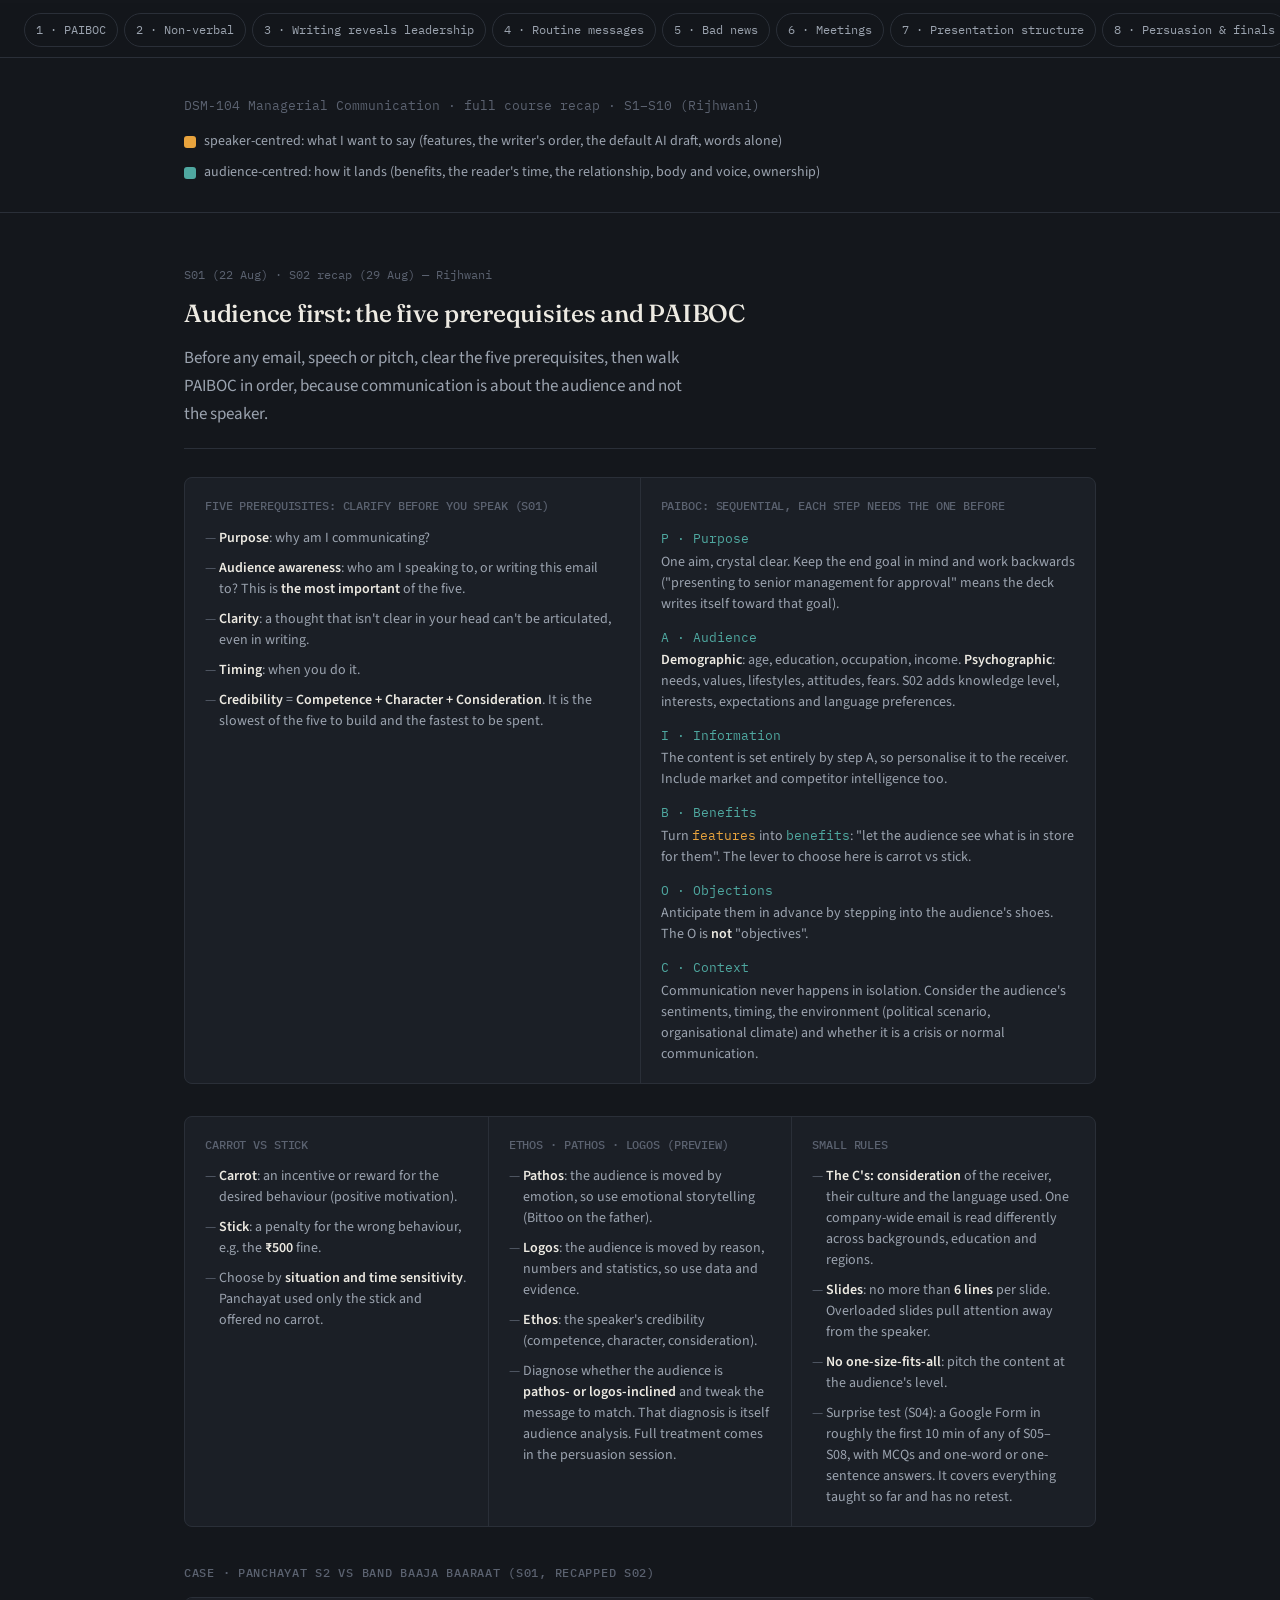
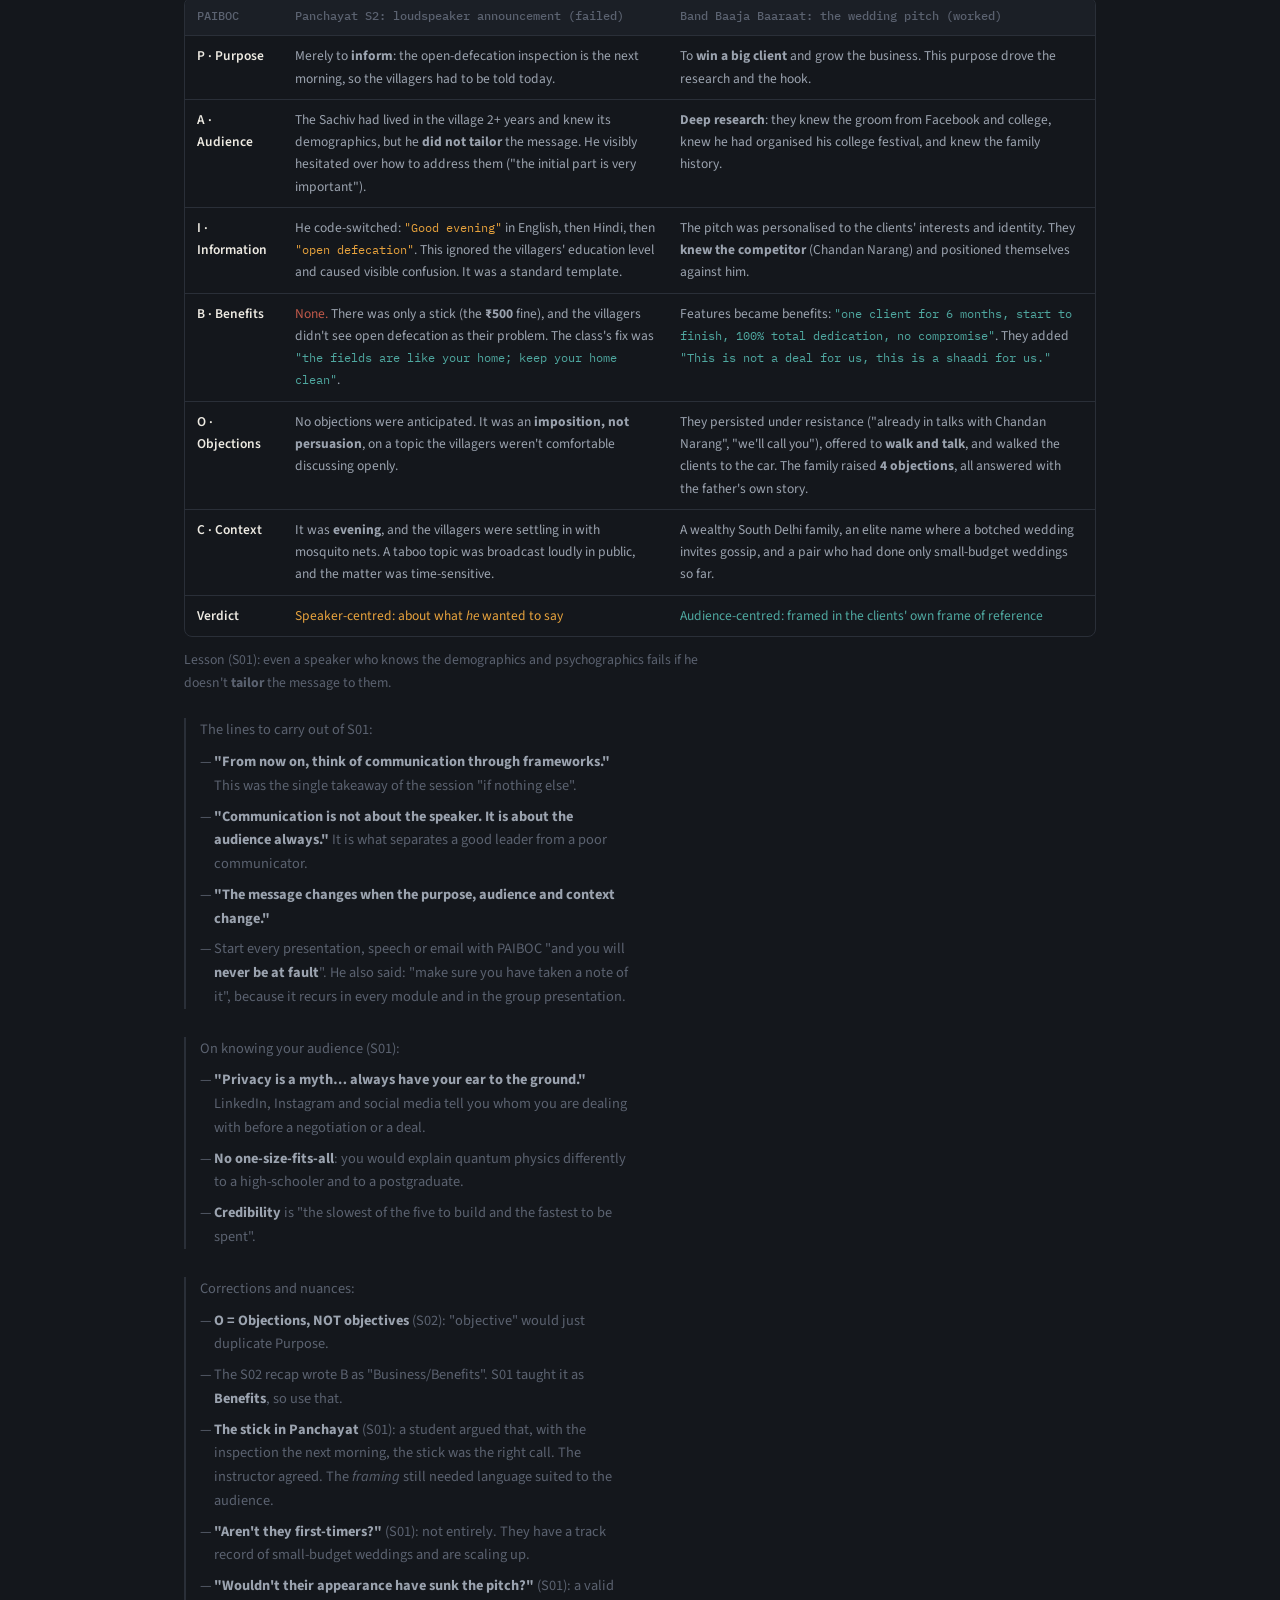
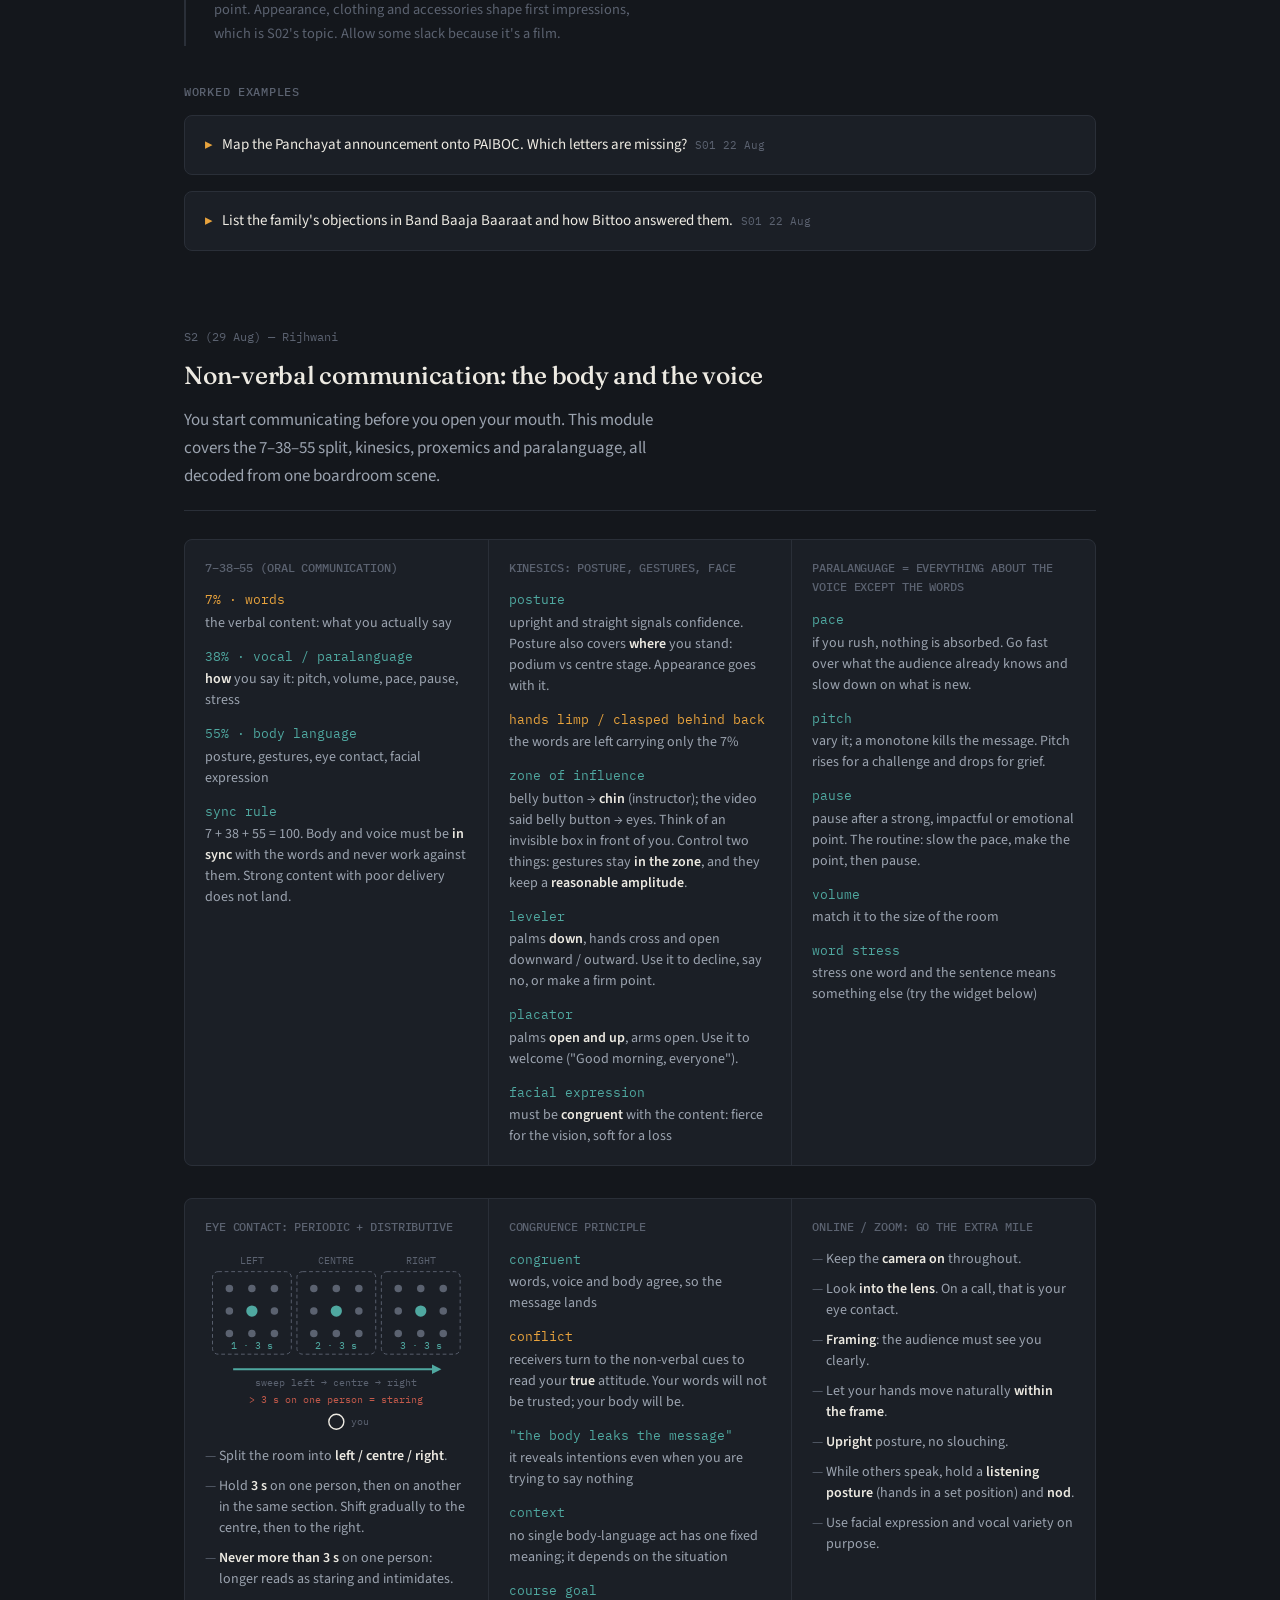
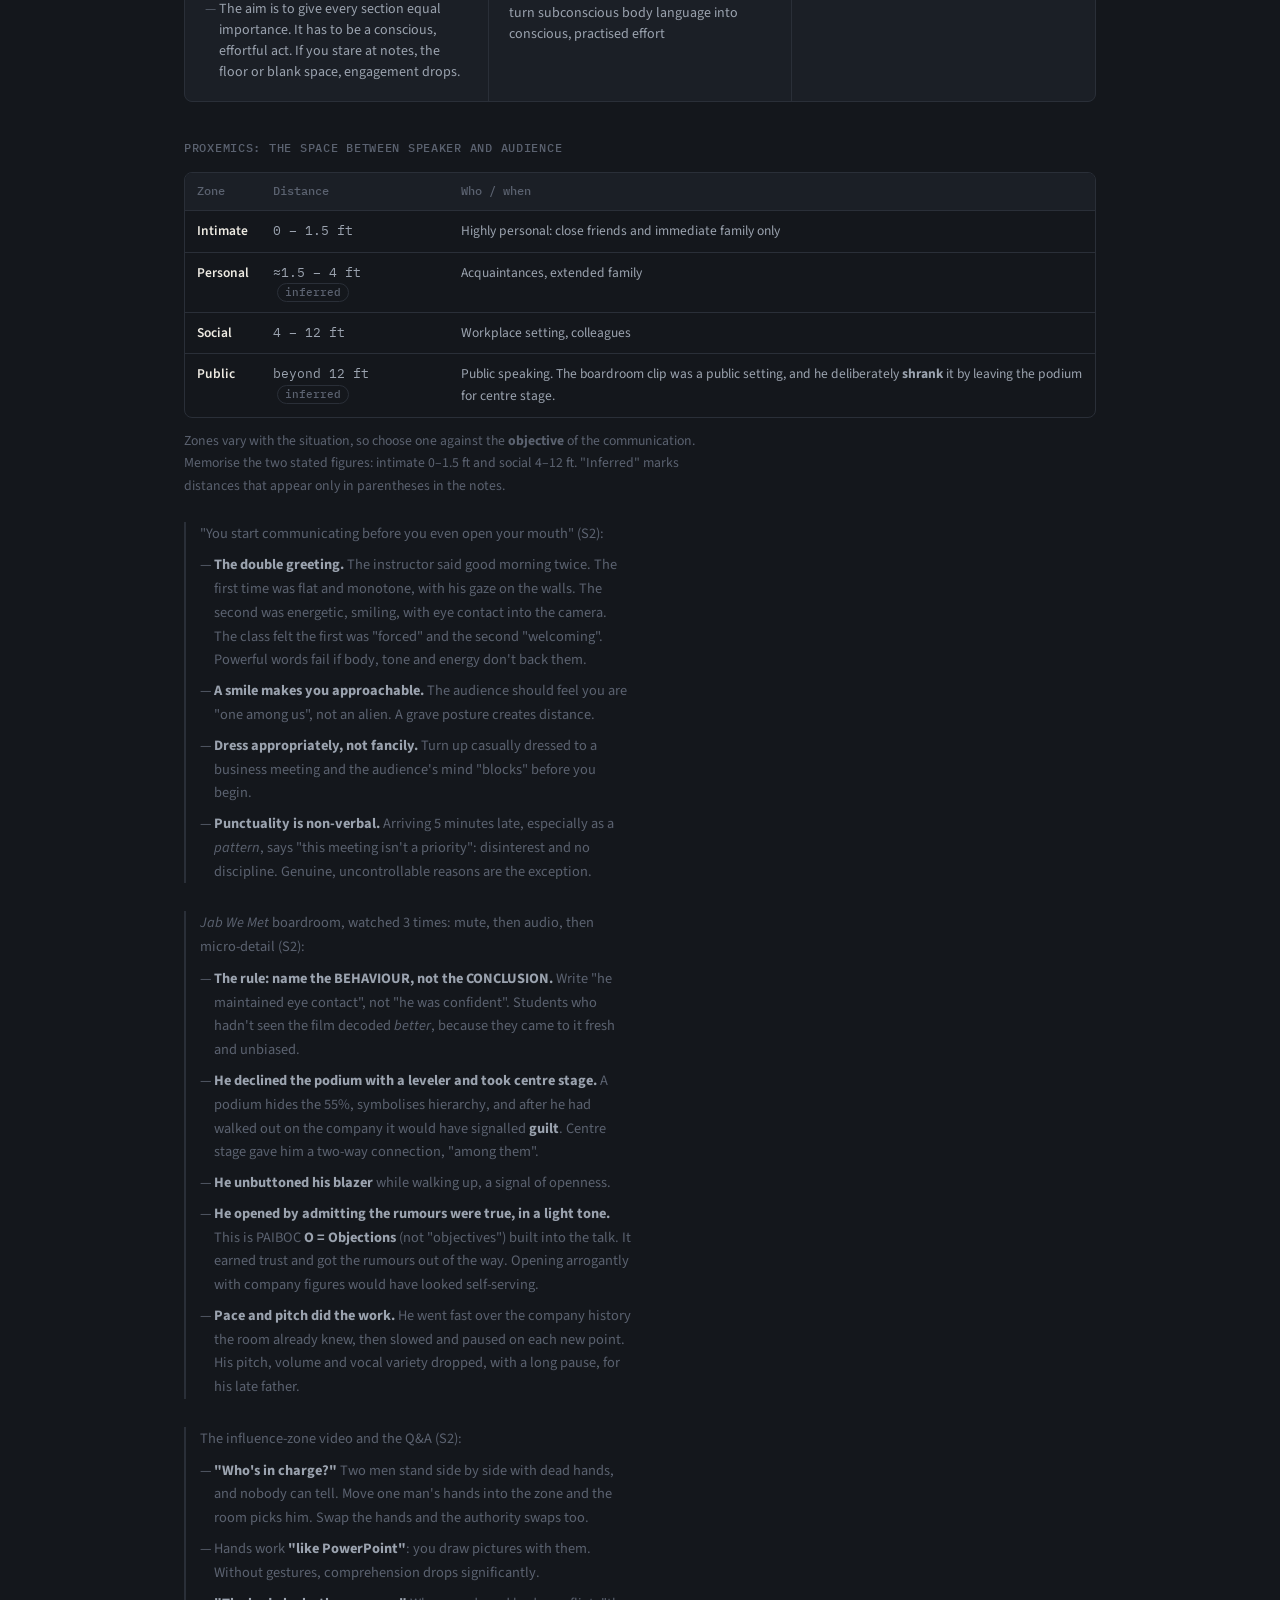
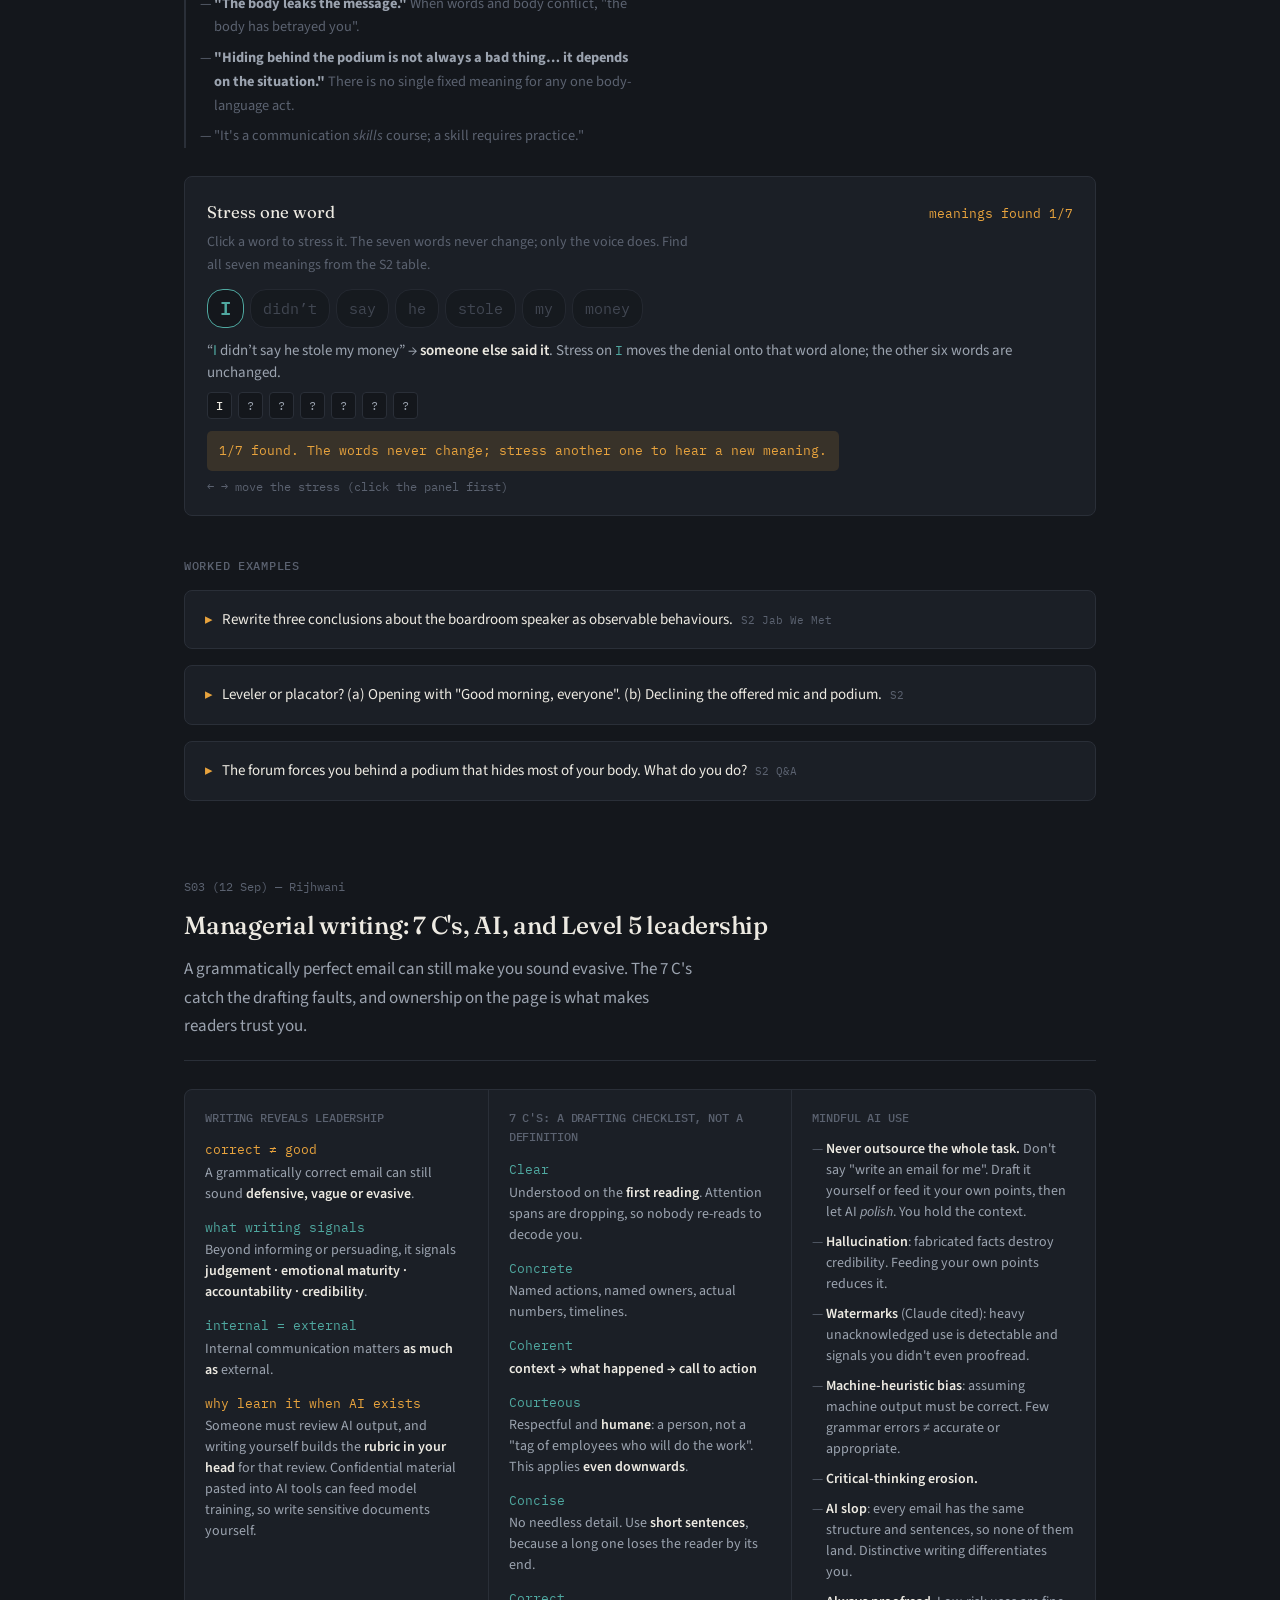
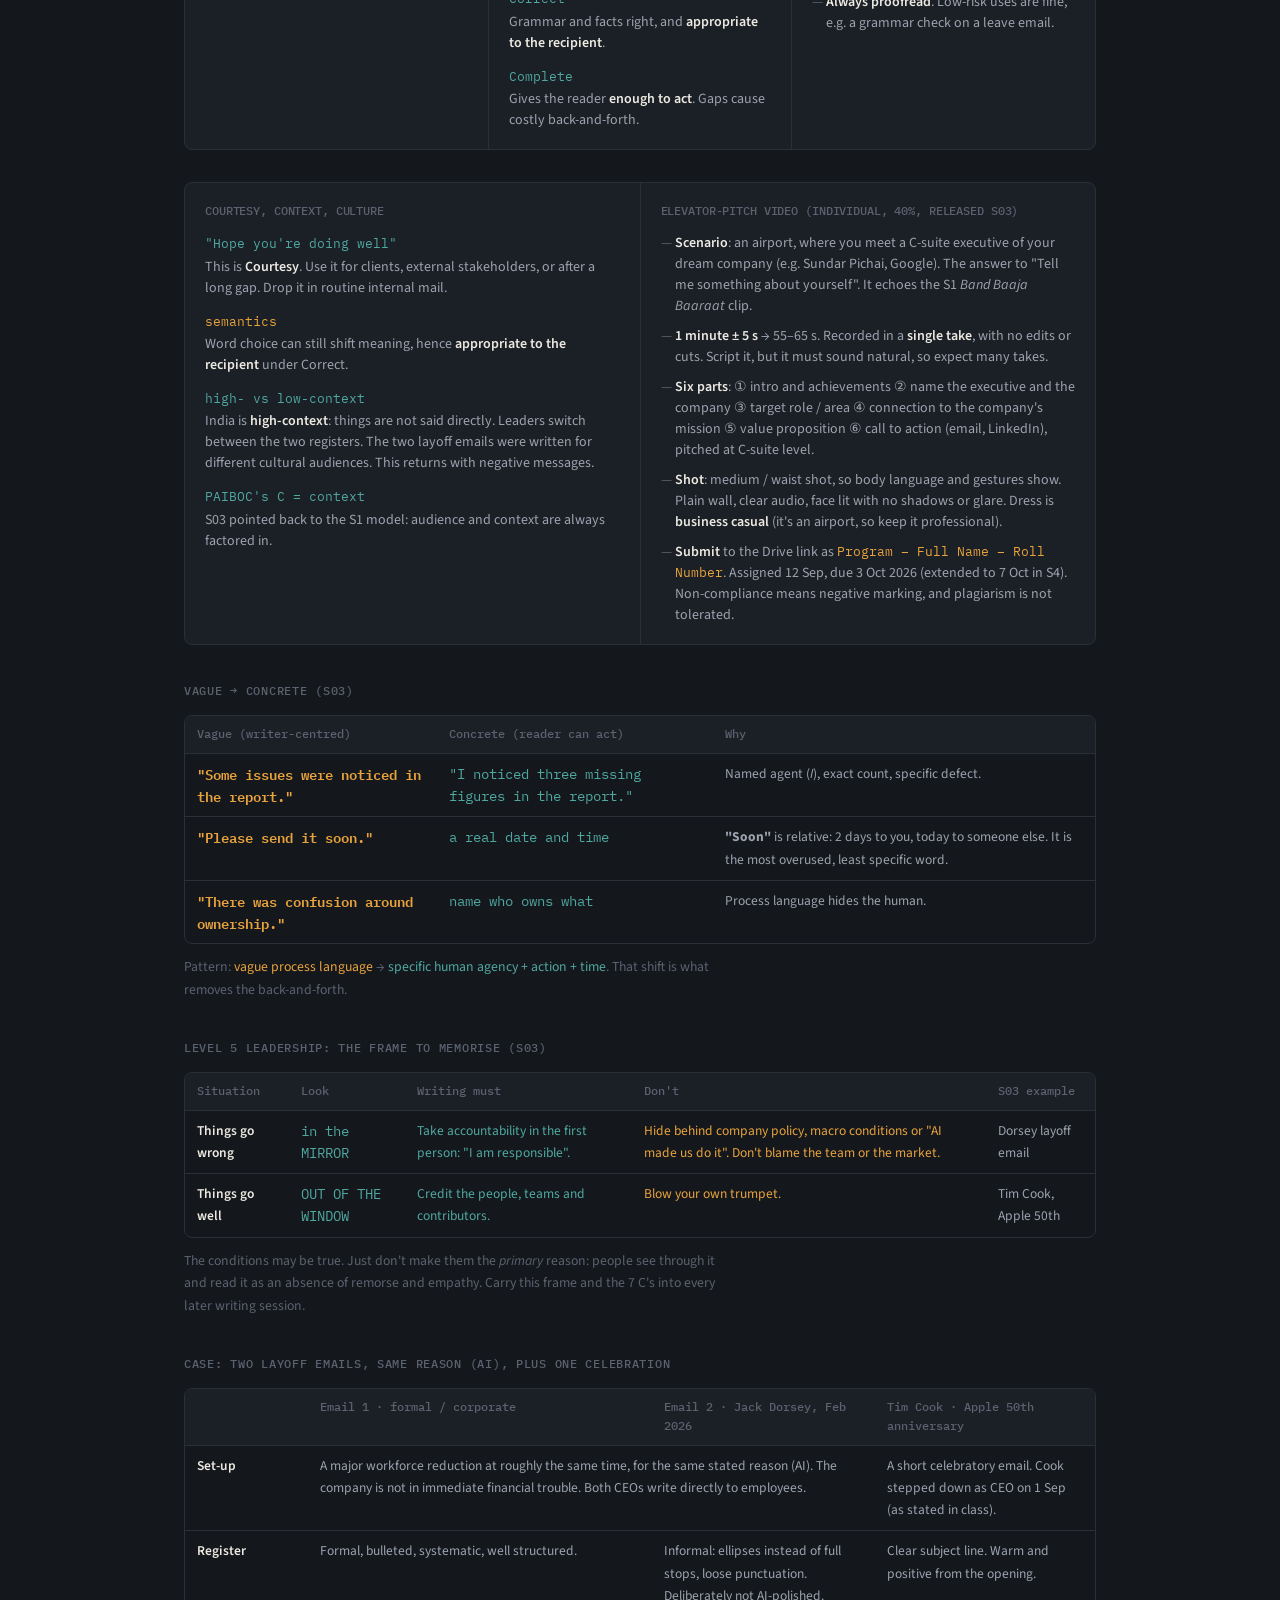
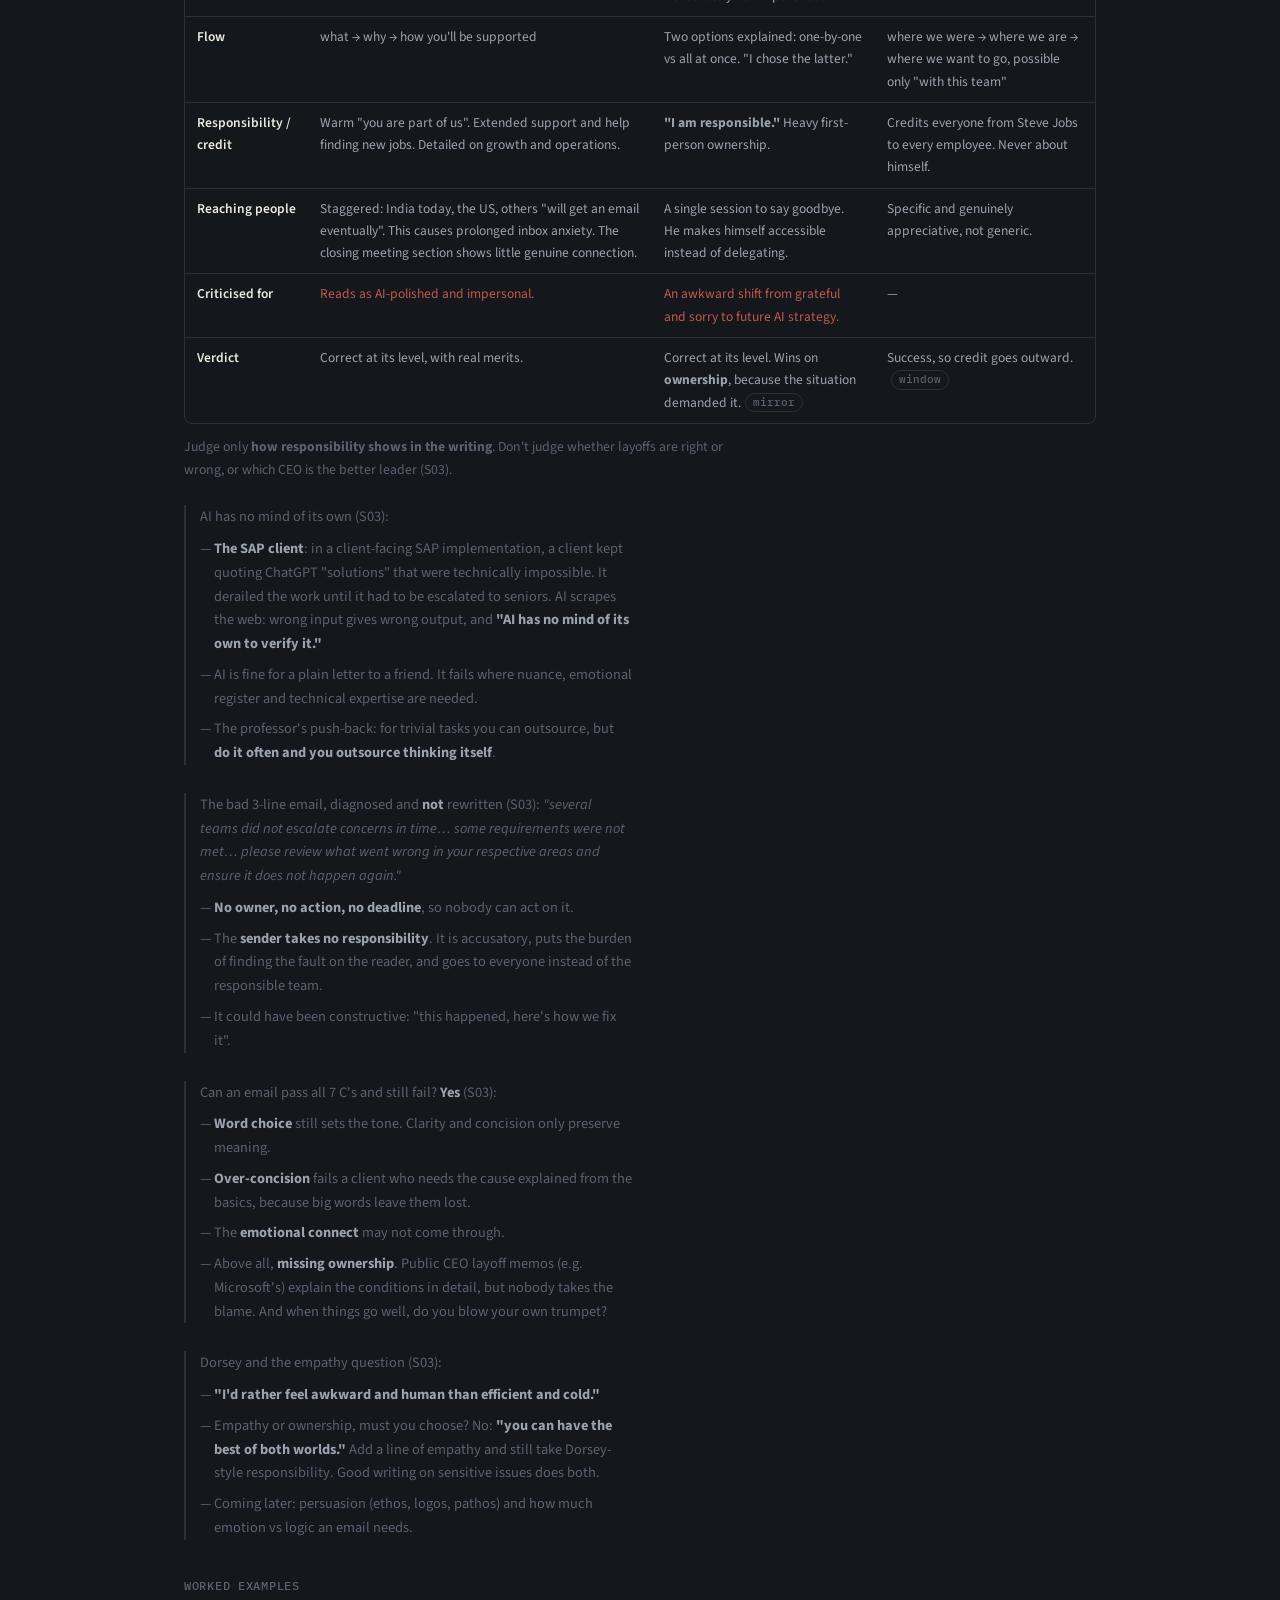
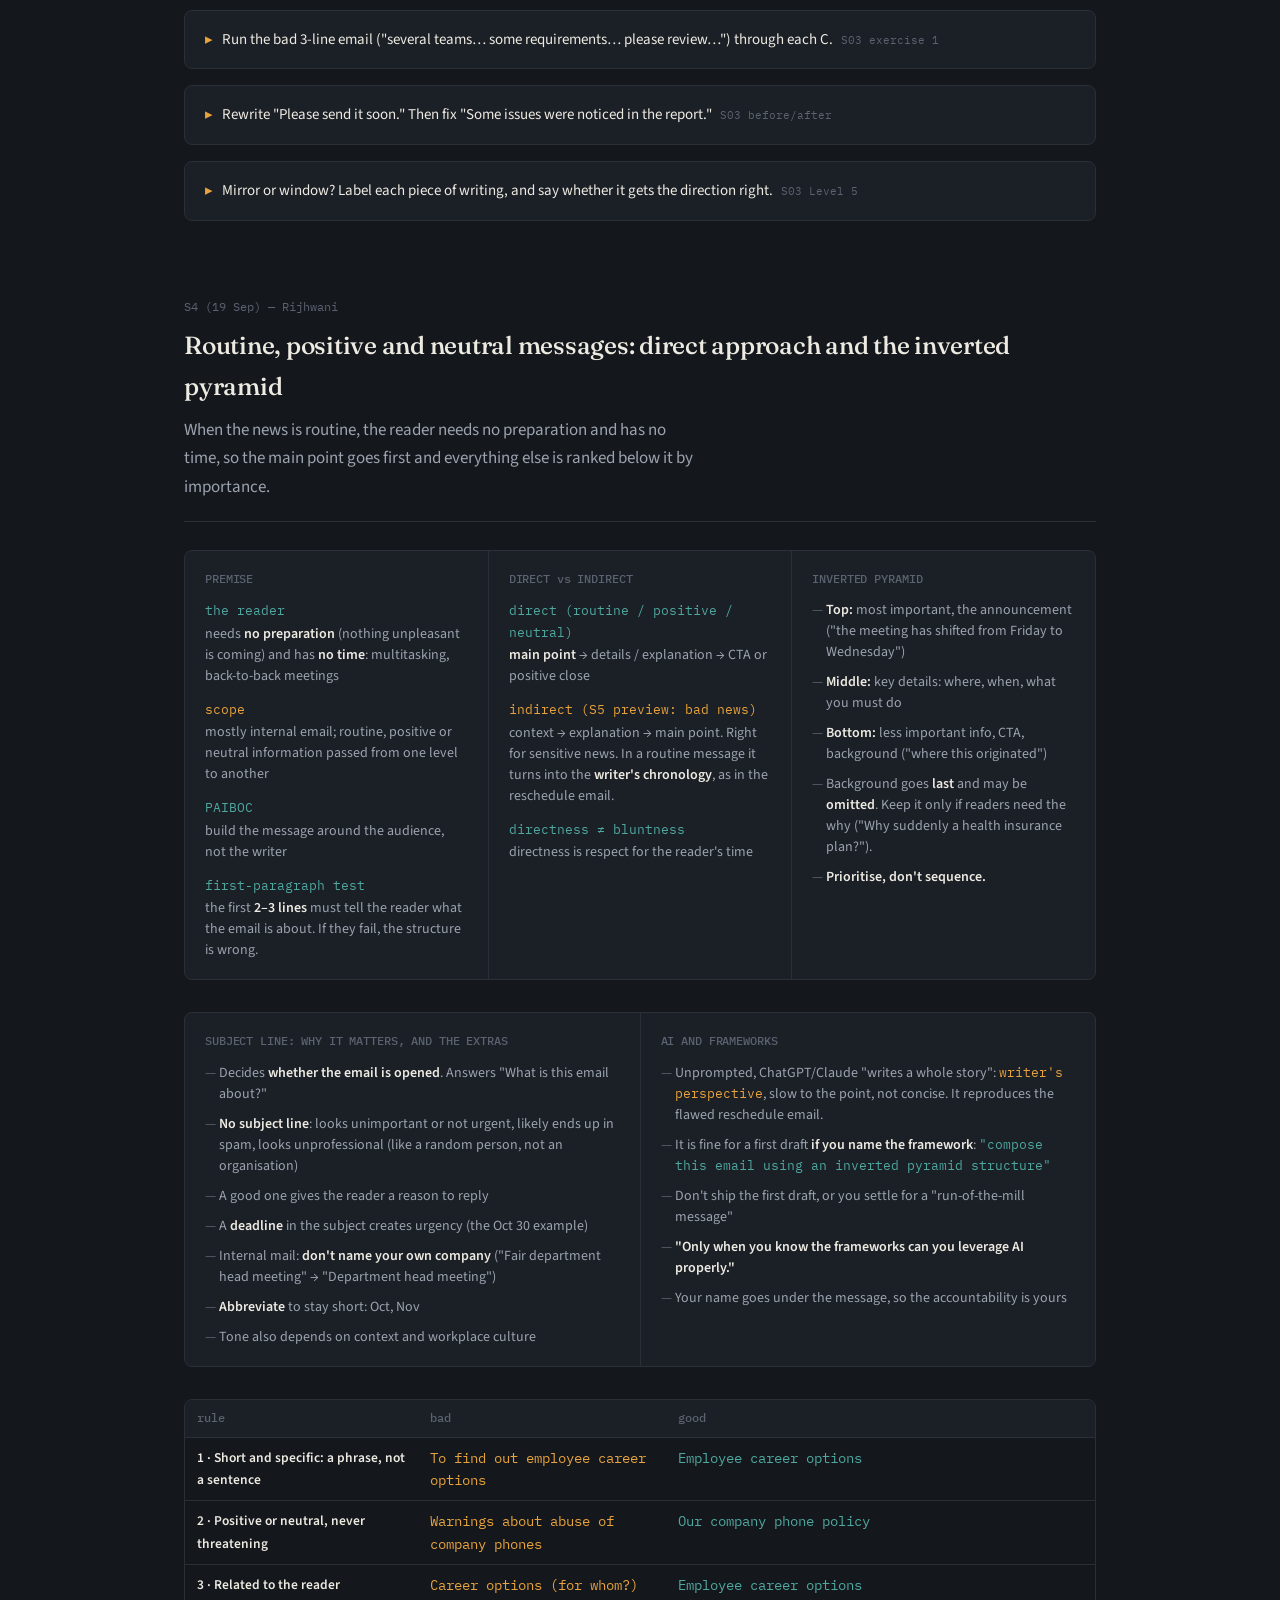
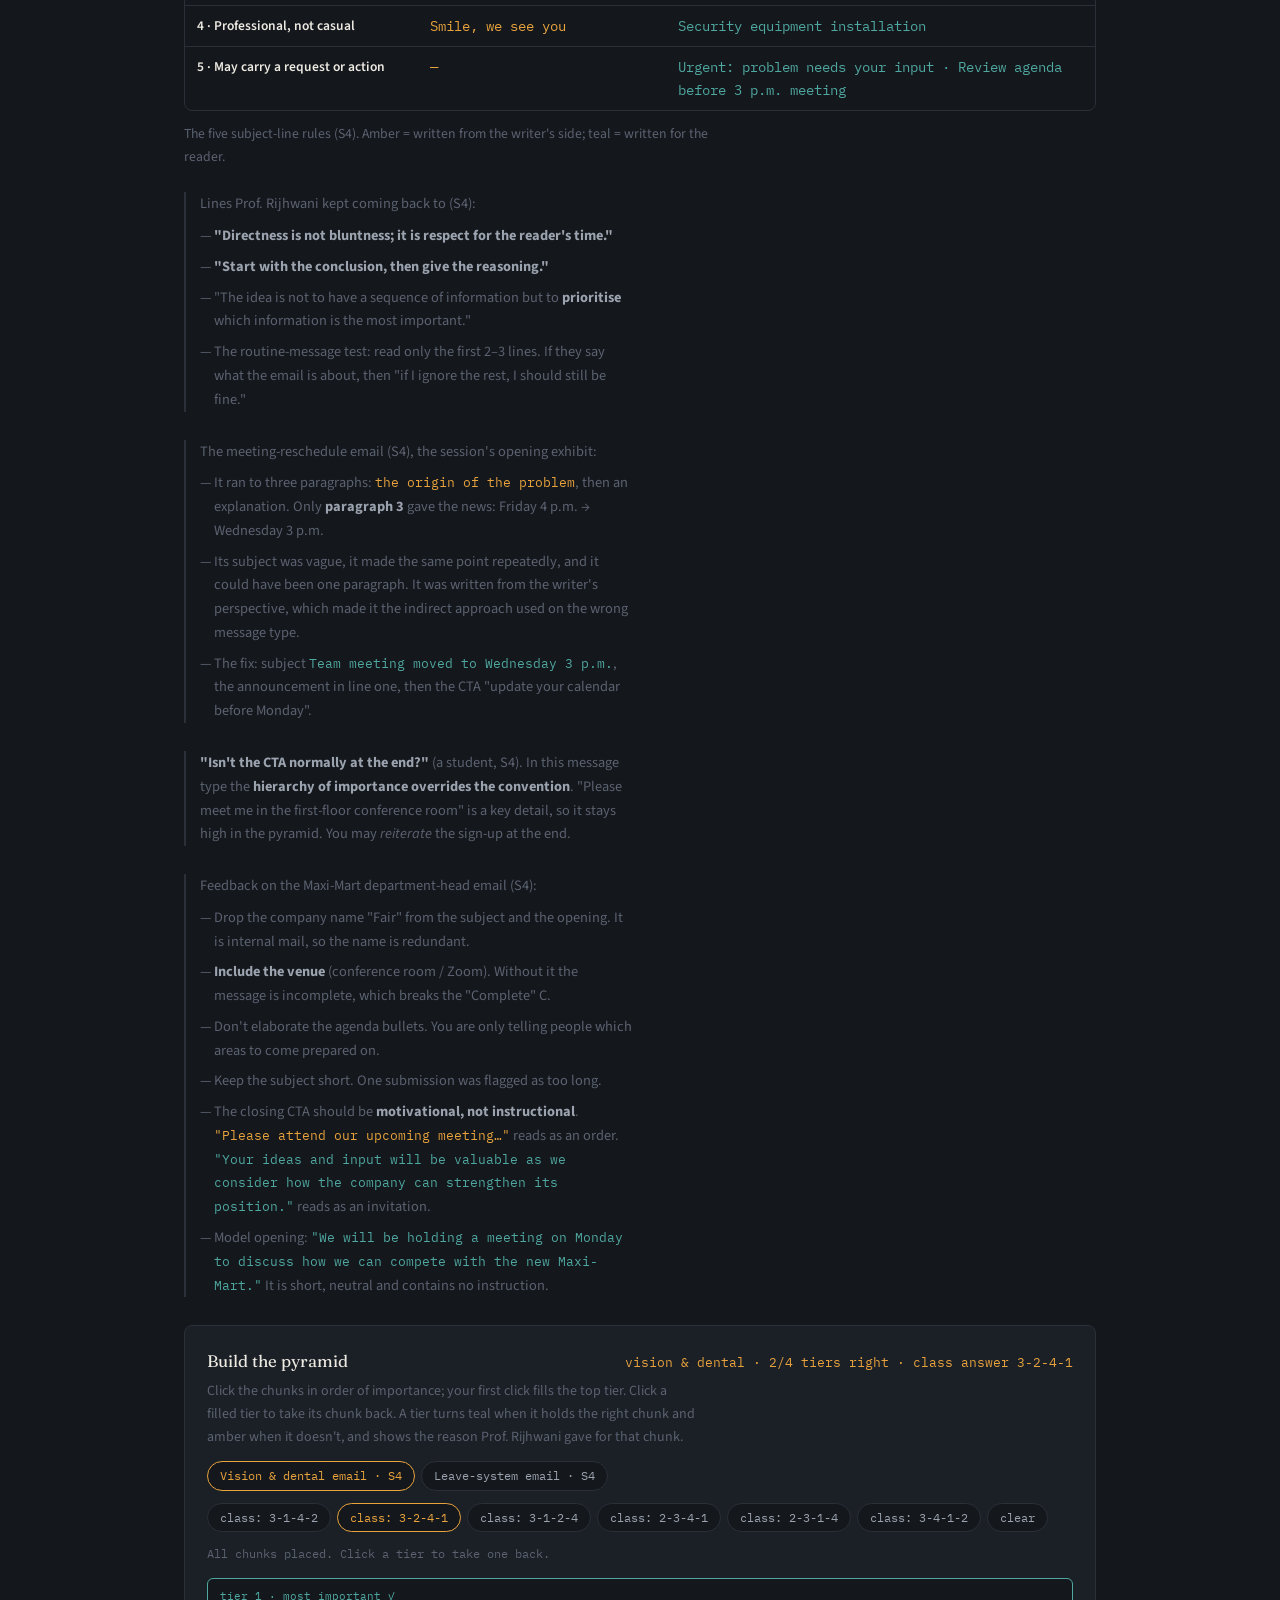
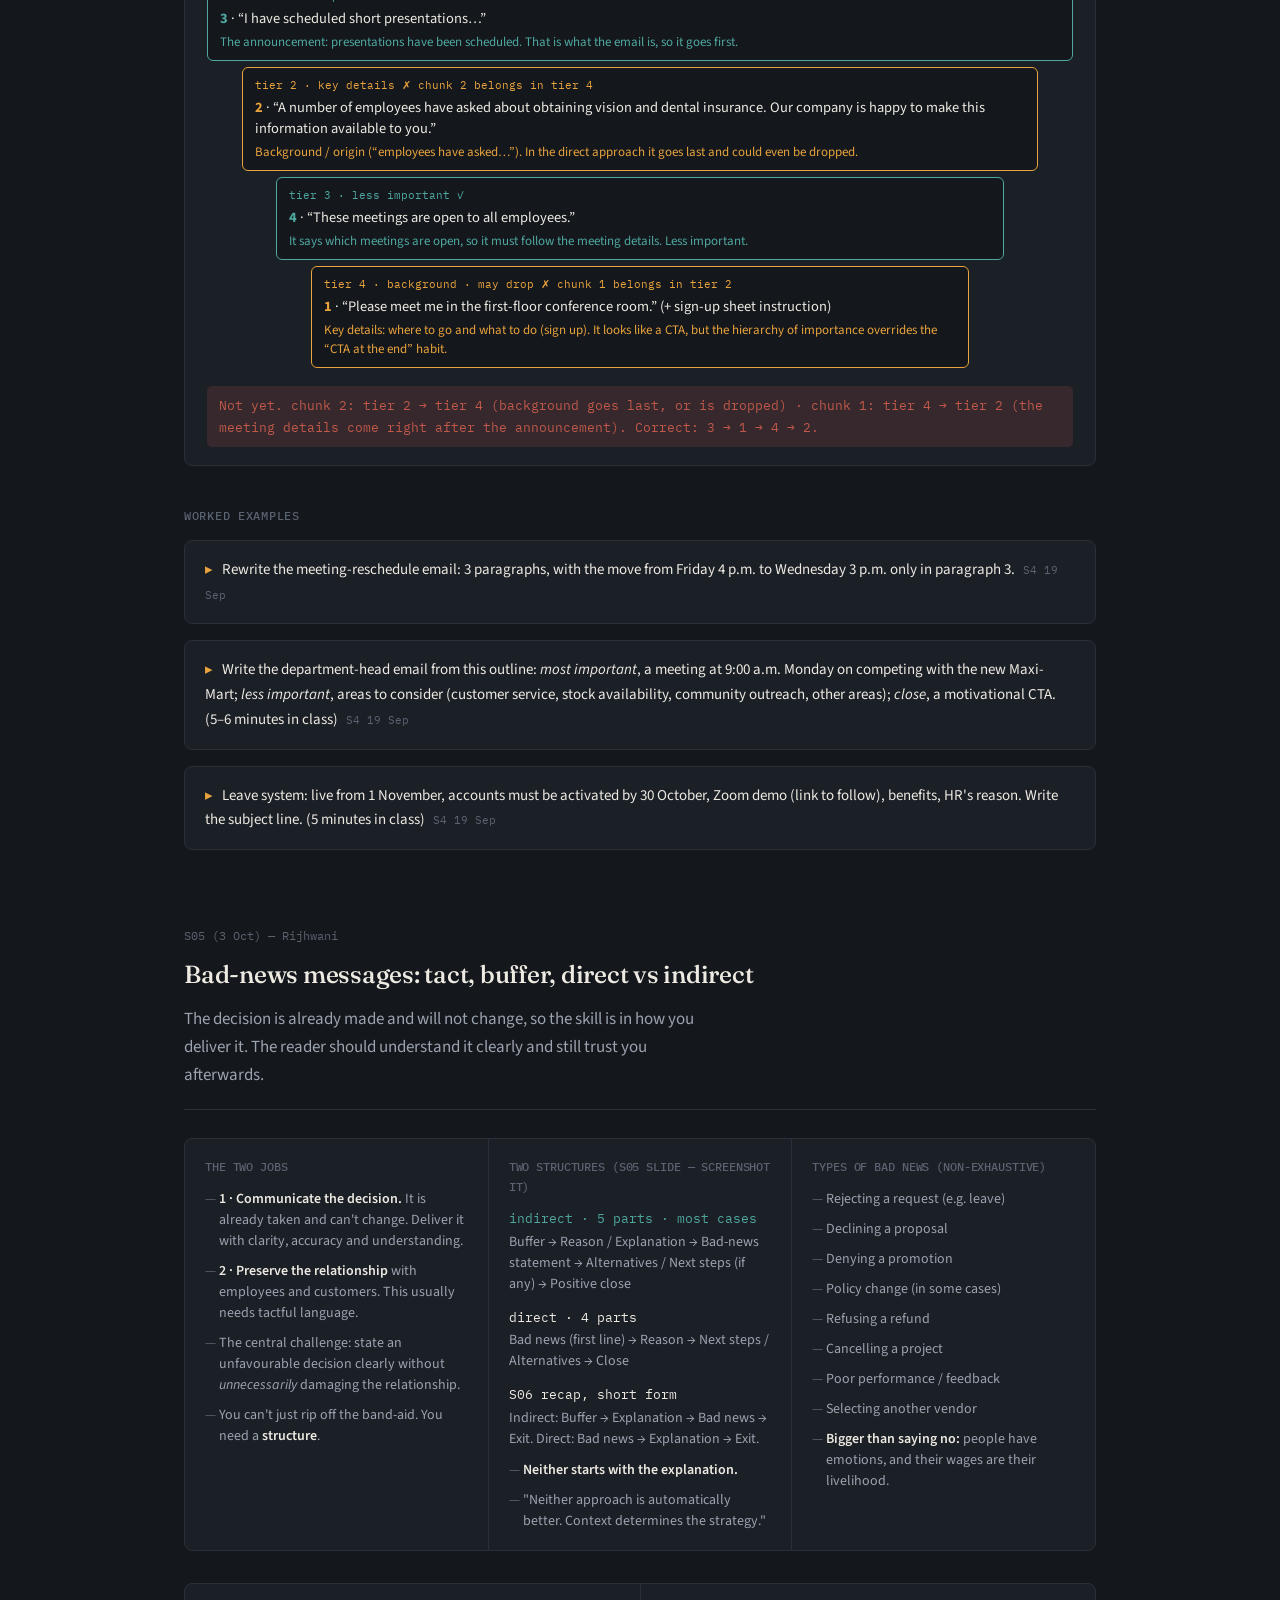
<file: term1/dsm104-managerial-communication/recap/course-recap.html>
<!DOCTYPE html>
<html lang="en">
<head>
<meta charset="UTF-8">
<meta name="viewport" content="width=device-width, initial-scale=1.0">
<title>DSM-104 Full Course Recap</title>
<link rel="preconnect" href="https://fonts.googleapis.com">
<link rel="preconnect" href="https://fonts.gstatic.com" crossorigin>
<link href="https://fonts.googleapis.com/css2?family=Fraunces:ital,opsz,wght@0,9..144,400;0,9..144,500;0,9..144,600;1,9..144,500&family=Source+Sans+3:wght@400;500;600&family=IBM+Plex+Mono:wght@400;500&display=swap" rel="stylesheet">
<style>
  :root{
    --bg:#14171C; --panel:#1B1F26; --ink:#EDEAE2; --ink-dim:#9BA3AF; --ink-faint:#5B6270;
    --line:#2A2F38; --amber:#E8A33D; --amber-dim:#7A5B2C; --teal:#4FA8A0; --teal-dim:#2F5C57;
    --rust:#C1594A; --maxw:680px; --wide:960px;
    --ease:cubic-bezier(.45,0,.2,1); --dur:.55s;
  }
  *{box-sizing:border-box;}
  [hidden]{display:none !important;}
  html{background:var(--bg);}
  body{margin:0; background:var(--bg); color:var(--ink); font-family:'Source Sans 3',sans-serif; font-size:17px; line-height:1.65; -webkit-font-smoothing:antialiased;}
  ::selection{background:var(--amber-dim); color:var(--ink);}
  h1,h2,h3{font-family:'Fraunces',serif; font-weight:500; letter-spacing:-0.01em; color:var(--ink);}
  .wrap{max-width:var(--maxw); margin:0 auto; padding:0 24px;}
  .wrap-wide{max-width:var(--wide); margin:0 auto; padding:0 24px;}
  code{font-family:'IBM Plex Mono',monospace; color:var(--amber); font-size:0.92em; overflow-wrap:anywhere;}
  code.t{color:var(--teal);}
  .katex{position:relative;}
  .katex .katex-mathml{width:1px; height:1px; overflow:hidden; left:0; top:0;}

  /* ---------- page chrome ---------- */
  .progress{position:fixed; top:0; left:0; height:3px; width:0%; background:linear-gradient(90deg,var(--teal),var(--amber)); z-index:50; transition:width .1s linear;}
  section{scroll-margin-top:54px;}
  nav.jumpnav{position:sticky; top:3px; z-index:40; background:rgba(20,23,28,.92); backdrop-filter:blur(6px); border-bottom:1px solid var(--line); padding:10px 24px; display:flex; gap:6px; overflow-x:auto; scrollbar-width:none;}
  nav.jumpnav::-webkit-scrollbar{display:none;}
  nav.jumpnav a{font-family:'IBM Plex Mono',monospace; font-size:12px; color:var(--ink-dim); text-decoration:none; white-space:nowrap; padding:6px 11px; border-radius:20px; border:1px solid var(--line); flex:none; transition:color .15s,border-color .15s;}
  nav.jumpnav a:hover, nav.jumpnav a:focus-visible{color:var(--ink); border-color:var(--amber);}
  header.hero{padding:40px 0 28px; border-bottom:1px solid var(--line);}
  .kicker{font-family:'IBM Plex Mono',monospace; font-size:13px; color:var(--ink-faint); margin:0;}
  .legend{display:flex; flex-wrap:wrap; gap:8px 20px; margin:14px 0 0; font-size:14px; color:var(--ink-dim);}
  .legend span{display:inline-flex; align-items:center; gap:8px;}
  .swatch{width:12px; height:12px; border-radius:3px; flex:none;}

  .module{padding:52px 0 8px;}
  .module-head{border-bottom:1px solid var(--line); padding-bottom:20px; margin-bottom:28px;}
  .module-tag{font-family:'IBM Plex Mono',monospace; font-size:12px; color:var(--ink-faint); margin:0 0 8px;}
  .module h2{font-size:1.55rem; margin:0 0 10px;}
  .module .lede{color:var(--ink-dim); max-width:64ch; margin:0;}
  h3.sub{font-family:'IBM Plex Mono',monospace; font-size:12px; font-weight:500; color:var(--ink-faint); letter-spacing:.06em; margin:36px 0 14px;}

  /* ---------- cheat cards ---------- */
  .cheat-grid{display:grid; grid-template-columns:repeat(3,1fr); gap:1px; background:var(--line); border:1px solid var(--line); border-radius:8px; overflow:hidden; margin-bottom:32px;}
  .cheat-grid.two{grid-template-columns:repeat(2,1fr);}
  .cheat-card{background:var(--panel); padding:18px 20px; min-width:0;}
  .cheat-card h3{font-family:'IBM Plex Mono',monospace; font-size:12px; font-weight:500; color:var(--ink-faint); margin:0 0 12px;}
  .cheat-card dl{margin:0;}
  .cheat-card dt{font-family:'IBM Plex Mono',monospace; font-size:13px; color:var(--amber); margin:0 0 2px; overflow-wrap:anywhere;}
  .cheat-card dt.t{color:var(--teal);}
  .cheat-card dd{margin:0 0 12px; font-size:14px; color:var(--ink-dim); line-height:1.5;}
  .cheat-card dd:last-child{margin-bottom:0;}
  .cheat-card ul, .note ul{margin:0; padding:0; list-style:none;}
  .cheat-card li{font-size:14px; color:var(--ink-dim); margin:0 0 9px; padding-left:14px; position:relative; line-height:1.5;}
  .cheat-card li:last-child, .note li:last-child{margin-bottom:0;}
  .cheat-card li::before, .note li::before{content:'—'; position:absolute; left:0; color:var(--ink-faint);}
  .cheat-card strong{color:var(--ink); font-weight:600;}
  .cheat-card .katex-display{margin:6px 0; overflow-x:auto; overflow-y:hidden;}
  @media (max-width:760px){.cheat-grid,.cheat-grid.two{grid-template-columns:1fr;}}

  /* ---------- tables ---------- */
  .table-wrap{overflow-x:auto; border:1px solid var(--line); border-radius:8px; margin:0 0 24px;}
  table.dt{border-collapse:collapse; width:100%; font-size:13.5px; min-width:600px;}
  table.dt th, table.dt td{padding:9px 12px; border-bottom:1px solid var(--line); text-align:left; vertical-align:top; color:var(--ink-dim);}
  table.dt th{font-family:'IBM Plex Mono',monospace; font-size:11.5px; font-weight:500; color:var(--ink-faint); background:var(--panel);}
  table.dt td:first-child{color:var(--ink); font-weight:600;}
  table.dt tr:last-child td{border-bottom:none;}
  table.dt td.o1{color:var(--teal); font-family:'IBM Plex Mono',monospace;}
  table.dt td.on{color:var(--amber); font-family:'IBM Plex Mono',monospace;}
  table.dt td.mono{font-family:'IBM Plex Mono',monospace; font-size:12.5px;}
  .table-key{font-size:0.86rem; color:var(--ink-faint); max-width:78ch; margin:-12px 0 24px;}
  .xtag{display:inline-block; font-family:'IBM Plex Mono',monospace; font-size:10.5px; font-weight:500; color:var(--ink-faint); border:1px solid var(--line); border-radius:10px; padding:0 7px; margin-left:4px; vertical-align:1px;}

  /* ---------- intuition callout ---------- */
  .note{font-size:0.9rem; color:var(--ink-faint); max-width:64ch; border-left:2px solid var(--line); padding-left:14px; margin:0 0 28px;}
  .note p{margin:0 0 8px;} .note p:last-child{margin-bottom:0;}
  .note li{margin:0 0 7px; padding-left:14px; position:relative;}
  .note strong{color:var(--ink-dim);}

  /* ---------- panels ---------- */
  .panel{background:var(--panel); border:1px solid var(--line); border-radius:8px; padding:22px 22px 18px; margin:0 0 40px;}
  .panel-head{display:flex; justify-content:space-between; align-items:baseline; gap:8px 16px; margin-bottom:4px; flex-wrap:wrap;}
  .panel-title{font-family:'Fraunces',serif; font-size:1.05rem; color:var(--ink);}
  .panel-sub{font-size:14px; color:var(--ink-faint); margin:0 0 12px; max-width:70ch;}
  .readout{font-family:'IBM Plex Mono',monospace; font-size:13px; color:var(--amber); text-align:right;}
  svg.chart{width:100%; height:auto; display:block; margin:14px 0 8px; overflow:visible;}
  .tick{font-family:'IBM Plex Mono',monospace; font-size:11px; fill:var(--ink-faint);}
  .axislabel{font-family:'IBM Plex Mono',monospace; font-size:12px; fill:var(--ink-faint);}
  svg.chart.narrow .tick{font-size:15px;} svg.chart.narrow .axislabel{font-size:15px;}
  .gridline{stroke:var(--line); stroke-width:1;}
  .axis{stroke:var(--ink-faint); stroke-width:1;}
  .controls{display:flex; flex-wrap:wrap; gap:14px 20px; align-items:center; margin-top:10px;}
  .controls[hidden]{display:none;}
  .slider-group{display:flex; flex-direction:column; gap:6px; flex:1; min-width:180px;}
  .slider-label{font-family:'IBM Plex Mono',monospace; font-size:12px; color:var(--ink-dim); display:flex; justify-content:space-between;}
  input[type=range]{-webkit-appearance:none; appearance:none; width:100%; height:4px; border-radius:2px; background:var(--line); outline:none; cursor:pointer;}
  input[type=range]::-webkit-slider-thumb{-webkit-appearance:none; appearance:none; width:18px; height:18px; border-radius:50%; background:var(--ink); border:2px solid var(--bg); box-shadow:0 0 0 2px var(--amber); cursor:pointer;}
  input[type=range]::-moz-range-thumb{width:18px; height:18px; border-radius:50%; background:var(--ink); border:2px solid var(--bg); box-shadow:0 0 0 2px var(--amber); cursor:pointer;}
  .verdict{font-family:'IBM Plex Mono',monospace; font-size:13px; padding:9px 12px; border-radius:5px; margin-top:12px; display:inline-block;}
  .verdict.good{background:rgba(79,168,160,.14); color:var(--teal);}
  .verdict.warn{background:rgba(232,163,61,.14); color:var(--amber);}
  .verdict.eq{background:rgba(237,234,226,.08); color:var(--ink);}
  .verdict.bad{background:rgba(193,89,74,.16); color:var(--rust);}
  .btn{font-family:'IBM Plex Mono',monospace; font-size:12px; color:var(--ink-dim); background:var(--bg); border:1px solid var(--line); border-radius:16px; padding:6px 12px; cursor:pointer; line-height:1.3;}
  .btn:hover:not(:disabled){border-color:var(--amber); color:var(--ink);}
  .btn:disabled{opacity:.35; cursor:default;}
  .btn.on{border-color:var(--amber); color:var(--amber);}
  .presets{display:flex; flex-wrap:wrap; gap:6px; margin:4px 0 12px;}
  .field{font-family:'IBM Plex Mono',monospace; font-size:12px; color:var(--ink-dim); display:inline-flex; align-items:center; gap:6px;}
  .field input[type=text], .field input[type=number], .field select{font-family:'IBM Plex Mono',monospace; font-size:13px; color:var(--ink); background:var(--bg); border:1px solid var(--line); border-radius:5px; padding:5px 8px;}
  .field input[type=number]{width:62px;}
  .field input[type=text]{width:190px;}
  .field input:focus, .field select:focus{outline:none; border-color:var(--amber);}

  /* ---------- animated visualizers ---------- */
  .viz-body{display:grid; grid-template-columns:minmax(0,1fr) 310px; gap:16px; align-items:start;}
  .viz-body > *{min-width:0;}
  .viz-body.wide-side{grid-template-columns:minmax(0,1fr) 340px;}
  @media (max-width:820px){.viz-body,.viz-body.wide-side{grid-template-columns:1fr;}}
  .viz-body.stacked{grid-template-columns:1fr;}
  .viz-body.stacked .side{display:grid; grid-template-columns:minmax(0,1fr) minmax(0,280px); gap:10px; align-items:start;}
  @media (max-width:700px){.viz-body.stacked .side{grid-template-columns:1fr;}}
  .stage-scroll{scrollbar-color:#3A414D transparent; scrollbar-width:thin; overflow-x:auto; overflow-y:hidden; border-radius:6px; background:var(--bg); border:1px solid var(--line);}
  .stage{position:relative; margin:0 auto;}
  .side{display:flex; flex-direction:column; gap:10px; min-width:0;}
  pre.pcode{scrollbar-color:#3A414D transparent; scrollbar-width:thin; margin:0; background:var(--bg); border:1px solid var(--line); border-radius:6px; padding:10px 0; font-family:'IBM Plex Mono',monospace; font-size:11.5px; line-height:1.6; color:var(--ink-faint); overflow-x:auto;}
  pre.pcode .ln{display:block; padding:0 12px 0 10px; border-left:3px solid transparent; white-space:pre; transition:background .25s,color .25s,border-color .25s;}
  pre.pcode .ln.on{background:rgba(232,163,61,.13); border-left-color:var(--amber); color:var(--ink);}
  pre.pcode .ln.bad{background:rgba(193,89,74,.16); border-left-color:var(--rust); color:var(--ink);}
  .vars{display:flex; flex-wrap:wrap; gap:6px;}
  .vars span{font-family:'IBM Plex Mono',monospace; font-size:12px; color:var(--ink-dim); background:var(--bg); border:1px solid var(--line); border-radius:4px; padding:3px 8px;}
  .vars span b{color:var(--ink); font-weight:500;}
  .vars span.chg{animation:varflash 1s var(--ease);}
  @keyframes varflash{0%{border-color:var(--amber); background:rgba(232,163,61,.25);} 100%{border-color:var(--line); background:var(--bg);}}
  .caption{font-size:15px; color:var(--ink-dim); min-height:3.2em; margin:12px 0 4px; line-height:1.5;}
  .caption b{color:var(--ink); font-weight:600;}
  .caption .a{color:var(--amber);} .caption .t{color:var(--teal);} .caption .r{color:var(--rust);}
  .caption code{font-size:.88em;}
  .transport{display:flex; flex-wrap:wrap; align-items:center; gap:6px; margin-top:8px;}
  .transport .btn{min-width:44px; padding:7px 12px;}
  .transport .btn.play{min-width:84px; color:var(--ink); border-color:var(--amber-dim);}
  .transport .ctr{font-family:'IBM Plex Mono',monospace; font-size:12px; color:var(--ink-faint); margin-left:6px;}
  .transport .bar{flex:1; min-width:80px; height:3px; background:var(--line); border-radius:2px; overflow:hidden; margin-left:6px;}
  .transport .bar i{display:block; height:100%; width:0; background:var(--amber); transition:width .3s var(--ease);}
  .hint{font-size:12px; color:var(--ink-faint); font-family:'IBM Plex Mono',monospace; margin:6px 0 0;}

  /* moving pieces: everything that moves uses left/top/opacity transitions,
     so the resting DOM is always the correct frame (print, thumbnails, hidden panes) */
  .mv{position:absolute; transition:left var(--dur) var(--ease), top var(--dur) var(--ease), opacity .4s var(--ease), transform var(--dur) var(--ease), background-color .3s, border-color .3s, color .3s;}
  .cell{display:flex; align-items:center; justify-content:center; font-family:'IBM Plex Mono',monospace; font-size:16px; color:var(--ink); background:#20252E; border:1.5px solid #3A414D; border-radius:6px;}
  .cell.cmp{border-color:var(--amber); color:var(--amber); background:rgba(232,163,61,.12);}
  .cell.swap{border-color:var(--amber); color:var(--bg); background:var(--amber);}
  .cell.done{border-color:var(--teal-dim); color:var(--teal); background:rgba(79,168,160,.10);}
  .cell.hit{border-color:var(--teal); color:var(--bg); background:var(--teal);}
  .cell.ghost{opacity:0;}
  .cell.bad{border-color:var(--rust); color:var(--rust); background:rgba(193,89,74,.14);}
  .slotlbl{position:absolute; font-family:'IBM Plex Mono',monospace; font-size:11px; color:var(--ink-faint); text-align:center;}
  .ptr{position:absolute; font-family:'IBM Plex Mono',monospace; font-size:12px; font-weight:500; white-space:nowrap; text-align:center; transition:left var(--dur) var(--ease), top var(--dur) var(--ease), opacity .3s;}
  .ptr.a{color:var(--amber);} .ptr.t{color:var(--teal);} .ptr.i{color:var(--ink);} .ptr.r{color:var(--rust);}
  .ptr .arw{display:block; font-size:13px; line-height:1;}
  .band{position:absolute; border-radius:8px; transition:left var(--dur) var(--ease), width var(--dur) var(--ease), opacity .3s;}
  .band.sorted{background:rgba(79,168,160,.08); border:1px dashed var(--teal-dim);}
  .band.win{border:2px solid var(--amber); background:transparent;}
  .flash-bad{animation:shake .45s;}
  @keyframes shake{0%,100%{transform:translateX(0);}20%{transform:translateX(-6px);}40%{transform:translateX(6px);}60%{transform:translateX(-4px);}80%{transform:translateX(4px);}}
  @keyframes drawin{from{stroke-dashoffset:var(--len);} to{stroke-dashoffset:0;}}
  @media (prefers-reduced-motion:reduce){
    .mv,.ptr,.band,pre.pcode .ln,.transport .bar i{transition:none !important;}
    .vars span.chg,.flash-bad,path.new{animation:none !important;}
  }

  /* linked-list nodes */
  .node{display:flex; height:40px; font-family:'IBM Plex Mono',monospace; font-size:15px; color:var(--ink); border:1.5px solid #3A414D; border-radius:6px; background:#20252E; overflow:hidden;}
  .node > span{display:flex; align-items:center; justify-content:center;}
  .node .d{flex:1; min-width:0;}
  .node .l{width:18px; background:rgba(255,255,255,.04); border-left:1px solid #3A414D;}
  .node .l.left{border-left:none; border-right:1px solid #3A414D;}
  .node .l::after{content:''; width:5px; height:5px; border-radius:50%; background:var(--ink-faint);}
  .node.header{border-style:dashed; color:var(--ink-faint);}
  .node.header .d{font-size:12px;}
  .node.new{border-color:var(--teal); color:var(--teal);}
  .node.hl{border-color:var(--amber); color:var(--amber);}
  .node.lost{opacity:.3; border-style:dashed;}
  .node.gone{opacity:0;}
  .node.bad{border-color:var(--rust); color:var(--rust);}
  .addr{position:absolute; font-family:'IBM Plex Mono',monospace; font-size:11px; color:var(--ink-faint); text-align:center;}
  .tagnote{position:absolute; font-family:'IBM Plex Mono',monospace; font-size:11px; color:var(--rust); white-space:nowrap;}
  svg.links{position:absolute; left:0; top:0; overflow:visible; pointer-events:none;}
  svg.links > path{fill:none; stroke-width:1.8;}
  svg.links > path.new{stroke-dasharray:var(--len); animation:drawin .6s var(--ease);}
  svg.links text{font-family:'IBM Plex Mono',monospace; font-size:11px;}

  /* index calculator */
  .ixgrid{display:grid; gap:2px; margin:0 auto; width:max-content;}
  .ixgrid div{display:flex; align-items:center; justify-content:center; font-family:'IBM Plex Mono',monospace; border-radius:3px; cursor:pointer; position:relative; transition:background-color .2s, color .2s, box-shadow .2s;}
  .ixgrid div.st{background:#232833; color:var(--ink-faint);}
  .ixgrid div.z{background:transparent; color:#343a45; border:1px dashed #262b33;}
  .ixgrid div.cnt{background:rgba(232,163,61,.22); color:var(--ink);}
  .ixgrid div.tgt{box-shadow:inset 0 0 0 2px var(--amber);}
  .ixgrid div.tgt.cnt{background:var(--amber); color:var(--bg); font-weight:500;}
  .ixgrid div.z.tgt{box-shadow:inset 0 0 0 2px var(--rust);}
  .ixgrid div:hover{box-shadow:inset 0 0 0 1px var(--ink-dim);}
  .ixstrip{display:flex; flex-wrap:wrap; gap:2px; margin:14px 0 4px;}
  .ixstrip span{min-width:30px; height:26px; padding:0 3px; display:flex; align-items:center; justify-content:center; font-family:'IBM Plex Mono',monospace; font-size:10.5px; color:#3b414c; border:1px solid #2a2f38; border-radius:3px; transition:background-color .2s,color .2s;}
  .ixstrip span.cnt{background:rgba(232,163,61,.22); color:var(--ink);}
  .ixstrip span.tgt{background:var(--amber); color:var(--bg);}
  .ixmath{font-family:'IBM Plex Mono',monospace; font-size:13px; color:var(--ink-dim); line-height:1.8; margin-top:10px;}
  .ixmath b{color:var(--amber); font-weight:500;} .ixmath i{color:var(--teal); font-style:normal;}
  .axlbl{font-family:'IBM Plex Mono',monospace; font-size:11px; color:var(--ink-faint); text-align:center; margin:0 0 6px;}

  /* queue ring */
  .ring{position:absolute; border-radius:50%; border:1px dashed #2f3540;}
  .ringcell{position:absolute; width:40px; height:40px; margin:-20px 0 0 -20px; border-radius:50%; display:flex; align-items:center; justify-content:center; font-family:'IBM Plex Mono',monospace; font-size:14px; color:var(--ink); background:#20252E; border:1.5px solid #3A414D; transition:background-color .3s,border-color .3s,color .3s;}
  .ringcell.emp{color:transparent;}
  .ringcell.waste{border-style:dashed; border-color:var(--rust);}
  .ringcell .ix{position:absolute; font-size:10px; color:var(--ink-faint); top:-15px;}
  .ringptr{position:absolute; left:0; top:0; width:0; height:0; transition:transform var(--dur) var(--ease), opacity .3s;}
  .ringptr span{position:absolute; transform:translate(-50%,-50%); font-family:'IBM Plex Mono',monospace; font-size:12px; font-weight:500; white-space:nowrap;}
  .lanehead{position:absolute; font-family:'IBM Plex Mono',monospace; font-size:12px; color:var(--ink-dim);}
  .lanehead b{font-weight:500;}
  .badge{position:absolute; font-family:'IBM Plex Mono',monospace; font-size:12px; padding:3px 8px; border-radius:4px; white-space:nowrap; transition:opacity .3s;}
  .badge.bad{background:rgba(193,89,74,.18); color:var(--rust);}
  .badge.good{background:rgba(79,168,160,.16); color:var(--teal);}
  .badge.eq{background:rgba(237,234,226,.08); color:var(--ink-dim);}

  /* worked examples */
  details.worked{background:var(--panel); border:1px solid var(--line); border-radius:8px; padding:16px 20px; margin:0 0 16px;}
  details.worked summary{cursor:pointer; font-size:15px; color:var(--ink); list-style:none;}
  details.worked summary::-webkit-details-marker{display:none;}
  details.worked summary::before{content:'▸ '; color:var(--amber); font-family:'IBM Plex Mono',monospace;}
  details.worked[open] summary::before{content:'▾ ';}
  details.worked .tag{font-family:'IBM Plex Mono',monospace; font-size:11px; color:var(--ink-faint); margin-left:8px;}
  details.worked ol{margin:12px 0 0; padding-left:22px; color:var(--ink-dim); font-size:15px;}
  details.worked ol li{margin:0 0 6px;}
  details.worked .answer{margin-top:10px; font-family:'IBM Plex Mono',monospace; font-size:13px; color:var(--teal);}
  details.worked pre.code{margin:10px 0 0;}
  pre.code{background:var(--bg); border:1px solid var(--line); border-radius:6px; padding:12px 14px; overflow-x:auto; font-family:'IBM Plex Mono',monospace; font-size:12.5px; line-height:1.55; color:var(--ink); margin:10px 0;}
  pre.code .c{color:var(--ink-faint);} pre.code .k{color:var(--teal);} pre.code .s{color:var(--amber);} pre.code .x{color:var(--rust);}

  footer{border-top:1px solid var(--line); padding:44px 0 80px; color:var(--ink-faint); font-size:0.86rem;}
  @media (max-width:600px){ .module{padding:40px 0 4px;} .panel{padding:16px 14px 14px;} .wrap,.wrap-wide{padding:0 16px;} nav.jumpnav{padding:10px 16px;} table.dt{font-size:12.5px;} .field input[type=text]{width:150px;} }

  @media print{
    @page{ margin:1.3cm; }
    :root{
      --bg:#ffffff; --panel:#f7f6f2; --ink:#161616; --ink-dim:#3d3d3d; --ink-faint:#6b6b6b;
      --line:#cfcbc0; --amber:#a85e0d; --amber-dim:#d9c3a3; --teal:#136b62; --teal-dim:#a9cfc9; --rust:#9a3a2a;
    }
    *{ -webkit-print-color-adjust:exact; print-color-adjust:exact; }
    body{ font-size:11pt; }
    nav.jumpnav, .progress, .btn, .transport, .presets, .hint, .controls{ display:none !important; }
    section{ scroll-margin-top:0; }
    header.hero{ padding:0 0 16px; }
    .module{ padding:28px 0 4px; }
    .cheat-card, .panel, .note, details.worked, pre.code, .table-wrap{ break-inside:avoid; page-break-inside:avoid; }
    h2, .panel-head{ break-after:avoid; page-break-after:avoid; }
    .cell,.node,.ringcell{ background:#fff !important; border-color:#999 !important; color:#161616 !important; }
    .cell.done{ background:#e8f2f0 !important; } .cell.cmp,.cell.swap{ background:#f6ead9 !important; }
    .ixgrid div.st{ background:#eee; color:#555; } .ixgrid div.cnt{ background:#f6ead9; color:#161616; }
    .ixstrip span{ color:#999; } .ixstrip span.cnt{ background:#f6ead9; color:#161616; }
    .stage-scroll{ overflow:hidden; }
    a[href]:after{ content:""; }
    .verdict{ border:1px solid var(--line); }
  }

</style>
</head>
<body>

<div class="progress" id="progress"></div>

<nav class="jumpnav">
  <a href="#m1">1 · PAIBOC</a>
  <a href="#m2">2 · Non-verbal</a>
  <a href="#m3">3 · Writing reveals leadership</a>
  <a href="#m4">4 · Routine messages</a>
  <a href="#m5">5 · Bad news</a>
  <a href="#m6">6 · Meetings</a>
  <a href="#m7">7 · Presentation structure</a>
  <a href="#m8">8 · Persuasion & finals</a>
</nav>

<header class="hero">
  <div class="wrap-wide">
    <p class="kicker">DSM-104 Managerial Communication · full course recap · S1–S10 (Rijhwani)</p>
    <div class="legend">
      <span><i class="swatch" style="background:var(--amber)"></i>speaker-centred: what I want to say (features, the writer's order, the default AI draft, words alone)</span>
      <span><i class="swatch" style="background:var(--teal)"></i>audience-centred: how it lands (benefits, the reader's time, the relationship, body and voice, ownership)</span>
    </div>
  </div>
</header>

<!-- ============ m1: 1 · PAIBOC ============ -->
<section class="module" id="m1">
  <div class="wrap-wide">
    <div class="module-head">
      <p class="module-tag">S01 (22 Aug) · S02 recap (29 Aug) — Rijhwani</p>
      <h2>Audience first: the five prerequisites and PAIBOC</h2>
      <p class="lede">Before any email, speech or pitch, clear the five prerequisites, then walk PAIBOC in order, because communication is about the audience and not the speaker.</p>
    </div>

    <div class="cheat-grid two">
      <div class="cheat-card">
        <h3>FIVE PREREQUISITES: CLARIFY BEFORE YOU SPEAK (S01)</h3>
        <ul>
          <li><strong>Purpose</strong>: why am I communicating?</li>
          <li><strong>Audience awareness</strong>: who am I speaking to, or writing this email to? This is <strong>the most important</strong> of the five.</li>
          <li><strong>Clarity</strong>: a thought that isn't clear in your head can't be articulated, even in writing.</li>
          <li><strong>Timing</strong>: when you do it.</li>
          <li><strong>Credibility</strong> = <strong>Competence + Character + Consideration</strong>. It is the slowest of the five to build and the fastest to be spent.</li>
        </ul>
      </div>
      <div class="cheat-card">
        <h3>PAIBOC: SEQUENTIAL, EACH STEP NEEDS THE ONE BEFORE</h3>
        <dl>
          <dt class="t">P · Purpose</dt><dd>One aim, crystal clear. Keep the end goal in mind and work backwards ("presenting to senior management for approval" means the deck writes itself toward that goal).</dd>
          <dt class="t">A · Audience</dt><dd><strong>Demographic</strong>: age, education, occupation, income. <strong>Psychographic</strong>: needs, values, lifestyles, attitudes, fears. S02 adds knowledge level, interests, expectations and language preferences.</dd>
          <dt class="t">I · Information</dt><dd>The content is set entirely by step A, so personalise it to the receiver. Include market and competitor intelligence too.</dd>
          <dt class="t">B · Benefits</dt><dd>Turn <code>features</code> into <code class="t">benefits</code>: "let the audience see what is in store for them". The lever to choose here is carrot vs stick.</dd>
          <dt class="t">O · Objections</dt><dd>Anticipate them in advance by stepping into the audience's shoes. The O is <strong>not</strong> "objectives".</dd>
          <dt class="t">C · Context</dt><dd>Communication never happens in isolation. Consider the audience's sentiments, timing, the environment (political scenario, organisational climate) and whether it is a crisis or normal communication.</dd>
        </dl>
      </div>
    </div>

    <div class="cheat-grid">
      <div class="cheat-card">
        <h3>CARROT VS STICK</h3>
        <ul>
          <li><strong>Carrot</strong>: an incentive or reward for the desired behaviour (positive motivation).</li>
          <li><strong>Stick</strong>: a penalty for the wrong behaviour, e.g. the <strong>₹500</strong> fine.</li>
          <li>Choose by <strong>situation and time sensitivity</strong>. Panchayat used only the stick and offered no carrot.</li>
        </ul>
      </div>
      <div class="cheat-card">
        <h3>ETHOS · PATHOS · LOGOS (PREVIEW)</h3>
        <ul>
          <li><strong>Pathos</strong>: the audience is moved by emotion, so use emotional storytelling (Bittoo on the father).</li>
          <li><strong>Logos</strong>: the audience is moved by reason, numbers and statistics, so use data and evidence.</li>
          <li><strong>Ethos</strong>: the speaker's credibility (competence, character, consideration).</li>
          <li>Diagnose whether the audience is <strong>pathos- or logos-inclined</strong> and tweak the message to match. That diagnosis is itself audience analysis. Full treatment comes in the persuasion session.</li>
        </ul>
      </div>
      <div class="cheat-card">
        <h3>SMALL RULES</h3>
        <ul>
          <li><strong>The C's: consideration</strong> of the receiver, their culture and the language used. One company-wide email is read differently across backgrounds, education and regions.</li>
          <li><strong>Slides</strong>: no more than <strong>6 lines</strong> per slide. Overloaded slides pull attention away from the speaker.</li>
          <li><strong>No one-size-fits-all</strong>: pitch the content at the audience's level.</li>
          <li>Surprise test (S04): a Google Form in roughly the first 10 min of any of S05–S08, with MCQs and one-word or one-sentence answers. It covers everything taught so far and has no retest.</li>
        </ul>
      </div>
    </div>

    <h3 class="sub">CASE · PANCHAYAT S2 VS BAND BAAJA BAARAAT (S01, RECAPPED S02)</h3>
    <div class="table-wrap">
      <table class="dt">
        <thead>
          <tr><th>PAIBOC</th><th>Panchayat S2: loudspeaker announcement (failed)</th><th>Band Baaja Baaraat: the wedding pitch (worked)</th></tr>
        </thead>
        <tbody>
          <tr>
            <td>P · Purpose</td>
            <td>Merely to <strong>inform</strong>: the open-defecation inspection is the next morning, so the villagers had to be told today.</td>
            <td>To <strong>win a big client</strong> and grow the business. This purpose drove the research and the hook.</td>
          </tr>
          <tr>
            <td>A · Audience</td>
            <td>The Sachiv had lived in the village 2+ years and knew its demographics, but he <strong>did not tailor</strong> the message. He visibly hesitated over how to address them ("the initial part is very important").</td>
            <td><strong>Deep research</strong>: they knew the groom from Facebook and college, knew he had organised his college festival, and knew the family history.</td>
          </tr>
          <tr>
            <td>I · Information</td>
            <td>He code-switched: <code>"Good evening"</code> in English, then Hindi, then <code>"open defecation"</code>. This ignored the villagers' education level and caused visible confusion. It was a standard template.</td>
            <td>The pitch was personalised to the clients' interests and identity. They <strong>knew the competitor</strong> (Chandan Narang) and positioned themselves against him.</td>
          </tr>
          <tr>
            <td>B · Benefits</td>
            <td><span style="color:var(--rust)">None.</span> There was only a stick (the <strong>₹500</strong> fine), and the villagers didn't see open defecation as their problem. The class's fix was <code class="t">"the fields are like your home; keep your home clean"</code>.</td>
            <td>Features became benefits: <code class="t">"one client for 6 months, start to finish, 100% total dedication, no compromise"</code>. They added <code class="t">"This is not a deal for us, this is a shaadi for us."</code></td>
          </tr>
          <tr>
            <td>O · Objections</td>
            <td>No objections were anticipated. It was an <strong>imposition, not persuasion</strong>, on a topic the villagers weren't comfortable discussing openly.</td>
            <td>They persisted under resistance ("already in talks with Chandan Narang", "we'll call you"), offered to <strong>walk and talk</strong>, and walked the clients to the car. The family raised <strong>4 objections</strong>, all answered with the father's own story.</td>
          </tr>
          <tr>
            <td>C · Context</td>
            <td>It was <strong>evening</strong>, and the villagers were settling in with mosquito nets. A taboo topic was broadcast loudly in public, and the matter was time-sensitive.</td>
            <td>A wealthy South Delhi family, an elite name where a botched wedding invites gossip, and a pair who had done only small-budget weddings so far.</td>
          </tr>
          <tr>
            <td>Verdict</td>
            <td style="color:var(--amber)">Speaker-centred: about what <em>he</em> wanted to say</td>
            <td style="color:var(--teal)">Audience-centred: framed in the clients' own frame of reference</td>
          </tr>
        </tbody>
      </table>
    </div>
    <p class="table-key">Lesson (S01): even a speaker who knows the demographics and psychographics fails if he doesn't <strong>tailor</strong> the message to them.</p>

    <div class="note">
      <p>The lines to carry out of S01:</p>
      <ul>
        <li><strong>"From now on, think of communication through frameworks."</strong> This was the single takeaway of the session "if nothing else".</li>
        <li><strong>"Communication is not about the speaker. It is about the audience always."</strong> It is what separates a good leader from a poor communicator.</li>
        <li><strong>"The message changes when the purpose, audience and context change."</strong></li>
        <li>Start every presentation, speech or email with PAIBOC "and you will <strong>never be at fault</strong>". He also said: "make sure you have taken a note of it", because it recurs in every module and in the group presentation.</li>
      </ul>
    </div>

    <div class="note">
      <p>On knowing your audience (S01):</p>
      <ul>
        <li><strong>"Privacy is a myth… always have your ear to the ground."</strong> LinkedIn, Instagram and social media tell you whom you are dealing with before a negotiation or a deal.</li>
        <li><strong>No one-size-fits-all</strong>: you would explain quantum physics differently to a high-schooler and to a postgraduate.</li>
        <li><strong>Credibility</strong> is "the slowest of the five to build and the fastest to be spent".</li>
      </ul>
    </div>

    <div class="note">
      <p>Corrections and nuances:</p>
      <ul>
        <li><strong>O = Objections, NOT objectives</strong> (S02): "objective" would just duplicate Purpose.</li>
        <li>The S02 recap wrote B as "Business/Benefits". S01 taught it as <strong>Benefits</strong>, so use that.</li>
        <li><strong>The stick in Panchayat</strong> (S01): a student argued that, with the inspection the next morning, the stick was the right call. The instructor agreed. The <em>framing</em> still needed language suited to the audience.</li>
        <li><strong>"Aren't they first-timers?"</strong> (S01): not entirely. They have a track record of small-budget weddings and are scaling up.</li>
        <li><strong>"Wouldn't their appearance have sunk the pitch?"</strong> (S01): a valid point. Appearance, clothing and accessories shape first impressions, which is S02's topic. Allow some slack because it's a film.</li>
      </ul>
    </div>

    <h3 class="sub">WORKED EXAMPLES</h3>
    <details class="worked">
      <summary>Map the Panchayat announcement onto PAIBOC. Which letters are missing?<span class="tag">S01 22 Aug</span></summary>
      <ol>
        <li><strong>P</strong>: present but thin. It only <em>informs</em> about the inspection the next morning.</li>
        <li><strong>A</strong>: the knowledge is there (2+ years in the village), but there is <strong>no tailoring</strong>. The opening falters over how to address the villagers.</li>
        <li><strong>I</strong>: a template message in a register the villagers don't follow (<code>"Good evening"</code>, <code>"open defecation"</code>).</li>
        <li><strong>B</strong>: <span style="color:var(--rust)">absent</span>. There is only the ₹500 stick, and the problem being solved isn't the villagers' problem. A benefit like "the fields are like your home; keep your home clean" builds belonging instead of imposing.</li>
        <li><strong>O, C</strong>: no reluctance was anticipated on a taboo topic, and the timing was wrong (bedtime, mosquito nets).</li>
      </ol>
      <p class="answer">missing: Benefits (only a stick) and Audience tailoring → speaker-centred</p>
    </details>
    <details class="worked">
      <summary>List the family's objections in Band Baaja Baaraat and how Bittoo answered them.<span class="tag">S01 22 Aug</span></summary>
      <ol>
        <li>The four objections were <strong>inexperience</strong> (first-timers at this scale), <strong>trust</strong> (can they be relied on?), <strong>money</strong> (a large investment) and <strong>reputation</strong> (an elite family, and a botched wedding invites gossip).</li>
        <li>The answer was the father's own story: he was a first-timer <strong>44 years</strong> ago and was <em>given</em> a chance. "I deserve the same chance and I deserve to build my reputation."</li>
        <li>This is a <strong>pathos</strong> appeal, and only the audience research made it possible.</li>
        <li>On inexperience, the instructor added that they already have a track record of small weddings and are scaling up.</li>
      </ol>
      <p class="answer">4 objections → answered with the father's own first chance 44 years earlier (pathos via research)</p>
    </details>
  </div>
</section>

<!-- ============ m2: 2 · Non-verbal ============ -->
<section class="module" id="m2">
  <div class="wrap-wide">
    <div class="module-head">
      <p class="module-tag">S2 (29 Aug) — Rijhwani</p>
      <h2>Non-verbal communication: the body and the voice</h2>
      <p class="lede">You start communicating before you open your mouth. This module covers the 7–38–55 split, kinesics, proxemics and paralanguage, all decoded from one boardroom scene.</p>
    </div>

    <div class="cheat-grid">
      <div class="cheat-card">
        <h3>7–38–55 (ORAL COMMUNICATION)</h3>
        <dl>
          <dt>7% · words</dt><dd>the verbal content: what you actually say</dd>
          <dt class="t">38% · vocal / paralanguage</dt><dd><strong>how</strong> you say it: pitch, volume, pace, pause, stress</dd>
          <dt class="t">55% · body language</dt><dd>posture, gestures, eye contact, facial expression</dd>
          <dt class="t">sync rule</dt><dd>7 + 38 + 55 = 100. Body and voice must be <strong>in sync</strong> with the words and never work against them. Strong content with poor delivery does not land.</dd>
        </dl>
      </div>
      <div class="cheat-card">
        <h3>KINESICS: POSTURE, GESTURES, FACE</h3>
        <dl>
          <dt class="t">posture</dt><dd>upright and straight signals confidence. Posture also covers <strong>where</strong> you stand: podium vs centre stage. Appearance goes with it.</dd>
          <dt>hands limp / clasped behind back</dt><dd>the words are left carrying only the 7%</dd>
          <dt class="t">zone of influence</dt><dd>belly button → <strong>chin</strong> (instructor); the video said belly button → eyes. Think of an invisible box in front of you. Control two things: gestures stay <strong>in the zone</strong>, and they keep a <strong>reasonable amplitude</strong>.</dd>
          <dt class="t">leveler</dt><dd>palms <strong>down</strong>, hands cross and open downward / outward. Use it to decline, say no, or make a firm point.</dd>
          <dt class="t">placator</dt><dd>palms <strong>open and up</strong>, arms open. Use it to welcome ("Good morning, everyone").</dd>
          <dt class="t">facial expression</dt><dd>must be <strong>congruent</strong> with the content: fierce for the vision, soft for a loss</dd>
        </dl>
      </div>
      <div class="cheat-card">
        <h3>PARALANGUAGE = EVERYTHING ABOUT THE VOICE EXCEPT THE WORDS</h3>
        <dl>
          <dt class="t">pace</dt><dd>if you rush, nothing is absorbed. Go fast over what the audience already knows and slow down on what is new.</dd>
          <dt class="t">pitch</dt><dd>vary it; a monotone kills the message. Pitch rises for a challenge and drops for grief.</dd>
          <dt class="t">pause</dt><dd>pause after a strong, impactful or emotional point. The routine: slow the pace, make the point, then pause.</dd>
          <dt class="t">volume</dt><dd>match it to the size of the room</dd>
          <dt class="t">word stress</dt><dd>stress one word and the sentence means something else (try the widget below)</dd>
        </dl>
      </div>
    </div>

    <div class="cheat-grid">
      <div class="cheat-card">
        <h3>EYE CONTACT: PERIODIC + DISTRIBUTIVE</h3>
        <svg class="chart" viewBox="0 0 280 200" role="img" aria-label="Room split into left, centre and right; hold 3 seconds on one person per section, sweeping left to centre to right">
          <text x="50" y="14" class="tick" text-anchor="middle">LEFT</text>
          <text x="140" y="14" class="tick" text-anchor="middle">CENTRE</text>
          <text x="230" y="14" class="tick" text-anchor="middle">RIGHT</text>
          <rect x="8" y="22" width="84" height="88" rx="6" style="fill:none;stroke:var(--ink-faint);stroke-dasharray:4 3"/>
          <rect x="98" y="22" width="84" height="88" rx="6" style="fill:none;stroke:var(--ink-faint);stroke-dasharray:4 3"/>
          <rect x="188" y="22" width="84" height="88" rx="6" style="fill:none;stroke:var(--ink-faint);stroke-dasharray:4 3"/>
          <g style="fill:var(--ink-faint)">
            <circle cx="26" cy="40" r="4"/><circle cx="50" cy="40" r="4"/><circle cx="74" cy="40" r="4"/>
            <circle cx="26" cy="64" r="4"/><circle cx="74" cy="64" r="4"/>
            <circle cx="26" cy="88" r="4"/><circle cx="50" cy="88" r="4"/><circle cx="74" cy="88" r="4"/>
            <circle cx="116" cy="40" r="4"/><circle cx="140" cy="40" r="4"/><circle cx="164" cy="40" r="4"/>
            <circle cx="116" cy="64" r="4"/><circle cx="164" cy="64" r="4"/>
            <circle cx="116" cy="88" r="4"/><circle cx="140" cy="88" r="4"/><circle cx="164" cy="88" r="4"/>
            <circle cx="206" cy="40" r="4"/><circle cx="230" cy="40" r="4"/><circle cx="254" cy="40" r="4"/>
            <circle cx="206" cy="64" r="4"/><circle cx="254" cy="64" r="4"/>
            <circle cx="206" cy="88" r="4"/><circle cx="230" cy="88" r="4"/><circle cx="254" cy="88" r="4"/>
          </g>
          <g style="fill:var(--teal)">
            <circle cx="50" cy="64" r="6"/><circle cx="140" cy="64" r="6"/><circle cx="230" cy="64" r="6"/>
          </g>
          <text x="50" y="105" class="tick" text-anchor="middle" style="fill:var(--teal)">1 · 3 s</text>
          <text x="140" y="105" class="tick" text-anchor="middle" style="fill:var(--teal)">2 · 3 s</text>
          <text x="230" y="105" class="tick" text-anchor="middle" style="fill:var(--teal)">3 · 3 s</text>
          <line x1="30" y1="126" x2="242" y2="126" stroke-width="2" style="stroke:var(--teal)"/>
          <polygon points="252,126 242,121 242,131" style="fill:var(--teal)"/>
          <text x="140" y="144" class="tick" text-anchor="middle">sweep left → centre → right</text>
          <text x="140" y="162" class="tick" text-anchor="middle" style="fill:var(--rust)">&gt; 3 s on one person = staring</text>
          <circle cx="140" cy="182" r="8" stroke-width="1.5" style="fill:none;stroke:var(--ink)"/>
          <text x="156" y="186" class="tick">you</text>
        </svg>
        <ul>
          <li>Split the room into <strong>left / centre / right</strong>.</li>
          <li>Hold <strong>3 s</strong> on one person, then on another in the same section. Shift gradually to the centre, then to the right.</li>
          <li><strong>Never more than 3 s</strong> on one person: longer reads as staring and intimidates.</li>
          <li>The aim is to give every section equal importance. It has to be a conscious, effortful act. If you stare at notes, the floor or blank space, engagement drops.</li>
        </ul>
      </div>
      <div class="cheat-card">
        <h3>CONGRUENCE PRINCIPLE</h3>
        <dl>
          <dt class="t">congruent</dt><dd>words, voice and body agree, so the message lands</dd>
          <dt>conflict</dt><dd>receivers turn to the non-verbal cues to read your <strong>true</strong> attitude. Your words will not be trusted; your body will be.</dd>
          <dt class="t">"the body leaks the message"</dt><dd>it reveals intentions even when you are trying to say nothing</dd>
          <dt class="t">context</dt><dd>no single body-language act has one fixed meaning; it depends on the situation</dd>
          <dt class="t">course goal</dt><dd>turn subconscious body language into conscious, practised effort</dd>
        </dl>
      </div>
      <div class="cheat-card">
        <h3>ONLINE / ZOOM: GO THE EXTRA MILE</h3>
        <ul>
          <li>Keep the <strong>camera on</strong> throughout.</li>
          <li>Look <strong>into the lens</strong>. On a call, that is your eye contact.</li>
          <li><strong>Framing</strong>: the audience must see you clearly.</li>
          <li>Let your hands move naturally <strong>within the frame</strong>.</li>
          <li><strong>Upright</strong> posture, no slouching.</li>
          <li>While others speak, hold a <strong>listening posture</strong> (hands in a set position) and <strong>nod</strong>.</li>
          <li>Use facial expression and vocal variety on purpose.</li>
        </ul>
      </div>
    </div>

    <h3 class="sub">PROXEMICS: THE SPACE BETWEEN SPEAKER AND AUDIENCE</h3>
    <div class="table-wrap">
      <table class="dt">
        <thead><tr><th>Zone</th><th>Distance</th><th>Who / when</th></tr></thead>
        <tbody>
          <tr><td>Intimate</td><td class="mono">0 – 1.5 ft</td><td>Highly personal: close friends and immediate family only</td></tr>
          <tr><td>Personal</td><td class="mono">≈1.5 – 4 ft <span class="xtag">inferred</span></td><td>Acquaintances, extended family</td></tr>
          <tr><td>Social</td><td class="mono">4 – 12 ft</td><td>Workplace setting, colleagues</td></tr>
          <tr><td>Public</td><td class="mono">beyond 12 ft <span class="xtag">inferred</span></td><td>Public speaking. The boardroom clip was a public setting, and he deliberately <strong>shrank</strong> it by leaving the podium for centre stage.</td></tr>
        </tbody>
      </table>
    </div>
    <p class="table-key">Zones vary with the situation, so choose one against the <strong>objective</strong> of the communication. Memorise the two stated figures: intimate 0–1.5 ft and social 4–12 ft. "Inferred" marks distances that appear only in parentheses in the notes.</p>

    <div class="note">
      <p>"You start communicating before you even open your mouth" (S2):</p>
      <ul>
        <li><strong>The double greeting.</strong> The instructor said good morning twice. The first time was flat and monotone, with his gaze on the walls. The second was energetic, smiling, with eye contact into the camera. The class felt the first was "forced" and the second "welcoming". Powerful words fail if body, tone and energy don't back them.</li>
        <li><strong>A smile makes you approachable.</strong> The audience should feel you are "one among us", not an alien. A grave posture creates distance.</li>
        <li><strong>Dress appropriately, not fancily.</strong> Turn up casually dressed to a business meeting and the audience's mind "blocks" before you begin.</li>
        <li><strong>Punctuality is non-verbal.</strong> Arriving 5 minutes late, especially as a <em>pattern</em>, says "this meeting isn't a priority": disinterest and no discipline. Genuine, uncontrollable reasons are the exception.</li>
      </ul>
    </div>

    <div class="note">
      <p><em>Jab We Met</em> boardroom, watched 3 times: mute, then audio, then micro-detail (S2):</p>
      <ul>
        <li><strong>The rule: name the BEHAVIOUR, not the CONCLUSION.</strong> Write "he maintained eye contact", not "he was confident". Students who hadn't seen the film decoded <em>better</em>, because they came to it fresh and unbiased.</li>
        <li><strong>He declined the podium with a leveler and took centre stage.</strong> A podium hides the 55%, symbolises hierarchy, and after he had walked out on the company it would have signalled <strong>guilt</strong>. Centre stage gave him a two-way connection, "among them".</li>
        <li><strong>He unbuttoned his blazer</strong> while walking up, a signal of openness.</li>
        <li><strong>He opened by admitting the rumours were true, in a light tone.</strong> This is PAIBOC <strong>O = Objections</strong> (not "objectives") built into the talk. It earned trust and got the rumours out of the way. Opening arrogantly with company figures would have looked self-serving.</li>
        <li><strong>Pace and pitch did the work.</strong> He went fast over the company history the room already knew, then slowed and paused on each new point. His pitch, volume and vocal variety dropped, with a long pause, for his late father.</li>
      </ul>
    </div>

    <div class="note">
      <p>The influence-zone video and the Q&amp;A (S2):</p>
      <ul>
        <li><strong>"Who's in charge?"</strong> Two men stand side by side with dead hands, and nobody can tell. Move one man's hands into the zone and the room picks him. Swap the hands and the authority swaps too.</li>
        <li>Hands work <strong>"like PowerPoint"</strong>: you draw pictures with them. Without gestures, comprehension drops significantly.</li>
        <li><strong>"The body leaks the message."</strong> When words and body conflict, "the body has betrayed you".</li>
        <li><strong>"Hiding behind the podium is not always a bad thing… it depends on the situation."</strong> There is no single fixed meaning for any one body-language act.</li>
        <li>"It's a communication <em>skills</em> course; a skill requires practice."</li>
      </ul>
    </div>

    <div class="panel nomath" id="m2Stress" tabindex="-1">
      <div class="panel-head"><span class="panel-title">Stress one word</span><span class="readout" id="m2Read"></span></div>
      <p class="panel-sub">Click a word to stress it. The seven words never change; only the voice does. Find all seven meanings from the S2 table.</p>
      <div class="presets" id="m2Chips" role="group" aria-label="words of the sentence"></div>
      <p class="caption" id="m2Cap"></p>
      <div class="vars" id="m2Found"></div>
      <div id="m2Verdict" class="verdict warn"></div>
      <p class="hint">← → move the stress (click the panel first)</p>
    </div>

    <h3 class="sub">WORKED EXAMPLES</h3>
    <details class="worked">
      <summary>Rewrite three conclusions about the boardroom speaker as observable behaviours.<span class="tag">S2 Jab We Met</span></summary>
      <ol>
        <li>"He was confident" becomes: he made eye contact with the room before stepping up, smiled, then began. He walked upright past the audience.</li>
        <li>"He was in charge" becomes: he declined the podium with a leveler and took centre stage. His hands rose when he pressed an important idea.</li>
        <li>"He was sad about his father" becomes: his expression softened, his pitch and volume dropped, and he took a long pause.</li>
        <li>A conclusion is your inference. A behaviour is what you could point at on the mute viewing.</li>
      </ol>
      <p class="answer">describe the action; leave the inference to the reader</p>
    </details>
    <details class="worked">
      <summary>Leveler or placator? (a) Opening with "Good morning, everyone". (b) Declining the offered mic and podium.<span class="tag">S2</span></summary>
      <ol>
        <li>(a) A greeting welcomes, so use the <strong>placator</strong>: palms open and up, arms open.</li>
        <li>(b) Saying no or making a firm point calls for the <strong>leveler</strong>: palms down, hands crossing and opening downward and outward. This is exactly what he did when offered the podium.</li>
        <li>Either way, keep the hands inside the zone of influence.</li>
      </ol>
      <p class="answer">(a) placator · (b) leveler</p>
    </details>
    <details class="worked">
      <summary>The forum forces you behind a podium that hides most of your body. What do you do?<span class="tag">S2 Q&amp;A</span></summary>
      <ol>
        <li>The podium blocks much of the 55% channel, so lean on what is still visible and audible.</li>
        <li>Use full <strong>vocal variety</strong>: pace, pitch, pause, volume, stress.</li>
        <li>Your <strong>upper body</strong> still shows, so gesture to show you have a stake in the presentation.</li>
        <li>Keep up <strong>eye contact</strong> with the 3-second sweep.</li>
        <li>Hiding behind a podium is not automatically bad; it depends on context.</li>
      </ol>
      <p class="answer">voice + upper-body gestures + eye contact</p>
    </details>
  </div>
</section>

<!-- ============ m3: 3 · Writing reveals leadership ============ -->
<section class="module" id="m3">
  <div class="wrap-wide">
    <div class="module-head">
      <p class="module-tag">S03 (12 Sep) — Rijhwani</p>
      <h2>Managerial writing: 7 C's, AI, and Level 5 leadership</h2>
      <p class="lede">A grammatically perfect email can still make you sound evasive. The 7 C's catch the drafting faults, and ownership on the page is what makes readers trust you.</p>
    </div>

    <div class="cheat-grid">
      <div class="cheat-card">
        <h3>WRITING REVEALS LEADERSHIP</h3>
        <dl>
          <dt>correct ≠ good</dt><dd>A grammatically correct email can still sound <strong>defensive, vague or evasive</strong>.</dd>
          <dt class="t">what writing signals</dt><dd>Beyond informing or persuading, it signals <strong>judgement · emotional maturity · accountability · credibility</strong>.</dd>
          <dt class="t">internal = external</dt><dd>Internal communication matters <strong>as much as</strong> external.</dd>
          <dt>why learn it when AI exists</dt><dd>Someone must review AI output, and writing yourself builds the <strong>rubric in your head</strong> for that review. Confidential material pasted into AI tools can feed model training, so write sensitive documents yourself.</dd>
        </dl>
      </div>
      <div class="cheat-card">
        <h3>7 C'S: A DRAFTING CHECKLIST, NOT A DEFINITION</h3>
        <dl>
          <dt class="t">Clear</dt><dd>Understood on the <strong>first reading</strong>. Attention spans are dropping, so nobody re-reads to decode you.</dd>
          <dt class="t">Concrete</dt><dd>Named actions, named owners, actual numbers, timelines.</dd>
          <dt class="t">Coherent</dt><dd><strong>context → what happened → call to action</strong></dd>
          <dt class="t">Courteous</dt><dd>Respectful and <strong>humane</strong>: a person, not a "tag of employees who will do the work". This applies <strong>even downwards</strong>.</dd>
          <dt class="t">Concise</dt><dd>No needless detail. Use <strong>short sentences</strong>, because a long one loses the reader by its end.</dd>
          <dt class="t">Correct</dt><dd>Grammar and facts right, and <strong>appropriate to the recipient</strong>.</dd>
          <dt class="t">Complete</dt><dd>Gives the reader <strong>enough to act</strong>. Gaps cause costly back-and-forth.</dd>
        </dl>
      </div>
      <div class="cheat-card">
        <h3>MINDFUL AI USE</h3>
        <ul>
          <li><strong>Never outsource the whole task.</strong> Don't say "write an email for me". Draft it yourself or feed it your own points, then let AI <em>polish</em>. You hold the context.</li>
          <li><strong>Hallucination</strong>: fabricated facts destroy credibility. Feeding your own points reduces it.</li>
          <li><strong>Watermarks</strong> (Claude cited): heavy unacknowledged use is detectable and signals you didn't even proofread.</li>
          <li><strong>Machine-heuristic bias</strong>: assuming machine output must be correct. Few grammar errors ≠ accurate or appropriate.</li>
          <li><strong>Critical-thinking erosion.</strong></li>
          <li><strong>AI slop</strong>: every email has the same structure and sentences, so none of them land. Distinctive writing differentiates you.</li>
          <li><strong>Always proofread</strong>. Low-risk uses are fine, e.g. a grammar check on a leave email.</li>
        </ul>
      </div>
    </div>

    <div class="cheat-grid two">
      <div class="cheat-card">
        <h3>COURTESY, CONTEXT, CULTURE</h3>
        <dl>
          <dt class="t">"Hope you're doing well"</dt><dd>This is <strong>Courtesy</strong>. Use it for clients, external stakeholders, or after a long gap. Drop it in routine internal mail.</dd>
          <dt>semantics</dt><dd>Word choice can still shift meaning, hence <strong>appropriate to the recipient</strong> under Correct.</dd>
          <dt class="t">high- vs low-context</dt><dd>India is <strong>high-context</strong>: things are not said directly. Leaders switch between the two registers. The two layoff emails were written for different cultural audiences. This returns with negative messages.</dd>
          <dt class="t">PAIBOC's C = context</dt><dd>S03 pointed back to the S1 model: audience and context are always factored in.</dd>
        </dl>
      </div>
      <div class="cheat-card">
        <h3>ELEVATOR-PITCH VIDEO (INDIVIDUAL, 40%, RELEASED S03)</h3>
        <ul>
          <li><strong>Scenario</strong>: an airport, where you meet a C-suite executive of your dream company (e.g. Sundar Pichai, Google). The answer to "Tell me something about yourself". It echoes the S1 <em>Band Baaja Baaraat</em> clip.</li>
          <li><strong>1 minute ± 5 s</strong> → 55–65 s. Recorded in a <strong>single take</strong>, with no edits or cuts. Script it, but it must sound natural, so expect many takes.</li>
          <li><strong>Six parts</strong>: ① intro and achievements ② name the executive and the company ③ target role / area ④ connection to the company's mission ⑤ value proposition ⑥ call to action (email, LinkedIn), pitched at C-suite level.</li>
          <li><strong>Shot</strong>: medium / waist shot, so body language and gestures show. Plain wall, clear audio, face lit with no shadows or glare. Dress is <strong>business casual</strong> (it's an airport, so keep it professional).</li>
          <li><strong>Submit</strong> to the Drive link as <code>Program – Full Name – Roll Number</code>. Assigned 12 Sep, due 3 Oct 2026 (extended to 7 Oct in S4). Non-compliance means negative marking, and plagiarism is not tolerated.</li>
        </ul>
      </div>
    </div>

    <h3 class="sub">VAGUE → CONCRETE (S03)</h3>
    <div class="table-wrap">
      <table class="dt">
        <thead><tr><th>Vague (writer-centred)</th><th>Concrete (reader can act)</th><th>Why</th></tr></thead>
        <tbody>
          <tr><td class="on">"Some issues were noticed in the report."</td><td class="o1">"I noticed three missing figures in the report."</td><td>Named agent (<em>I</em>), exact count, specific defect.</td></tr>
          <tr><td class="on">"Please send it soon."</td><td class="o1">a real date and time</td><td><strong>"Soon"</strong> is relative: 2 days to you, today to someone else. It is the most overused, least specific word.</td></tr>
          <tr><td class="on">"There was confusion around ownership."</td><td class="o1">name who owns what</td><td>Process language hides the human.</td></tr>
        </tbody>
      </table>
    </div>
    <p class="table-key">Pattern: <span style="color:var(--amber)">vague process language</span> → <span style="color:var(--teal)">specific human agency + action + time</span>. That shift is what removes the back-and-forth.</p>

    <h3 class="sub">LEVEL 5 LEADERSHIP: THE FRAME TO MEMORISE (S03)</h3>
    <div class="table-wrap">
      <table class="dt">
        <thead><tr><th>Situation</th><th>Look</th><th>Writing must</th><th>Don't</th><th>S03 example</th></tr></thead>
        <tbody>
          <tr><td>Things go wrong</td><td class="o1">in the MIRROR</td><td style="color:var(--teal)">Take accountability in the first person: "I am responsible".</td><td style="color:var(--amber)">Hide behind company policy, macro conditions or "AI made us do it". Don't blame the team or the market.</td><td>Dorsey layoff email</td></tr>
          <tr><td>Things go well</td><td class="o1">OUT OF THE WINDOW</td><td style="color:var(--teal)">Credit the people, teams and contributors.</td><td style="color:var(--amber)">Blow your own trumpet.</td><td>Tim Cook, Apple 50th</td></tr>
        </tbody>
      </table>
    </div>
    <p class="table-key">The conditions may be true. Just don't make them the <em>primary</em> reason: people see through it and read it as an absence of remorse and empathy. Carry this frame and the 7 C's into every later writing session.</p>

    <h3 class="sub">CASE: TWO LAYOFF EMAILS, SAME REASON (AI), PLUS ONE CELEBRATION</h3>
    <div class="table-wrap">
      <table class="dt">
        <thead><tr><th></th><th>Email 1 · formal / corporate</th><th>Email 2 · Jack Dorsey, Feb 2026</th><th>Tim Cook · Apple 50th anniversary</th></tr></thead>
        <tbody>
          <tr><td>Set-up</td><td colspan="2">A major workforce reduction at roughly the same time, for the same stated reason (AI). The company is not in immediate financial trouble. Both CEOs write directly to employees.</td><td>A short celebratory email. Cook stepped down as CEO on 1 Sep (as stated in class).</td></tr>
          <tr><td>Register</td><td>Formal, bulleted, systematic, well structured.</td><td>Informal: ellipses instead of full stops, loose punctuation. Deliberately not AI-polished.</td><td>Clear subject line. Warm and positive from the opening.</td></tr>
          <tr><td>Flow</td><td>what → why → how you'll be supported</td><td>Two options explained: one-by-one vs all at once. "I chose the latter."</td><td>where we were → where we are → where we want to go, possible only "with this team"</td></tr>
          <tr><td>Responsibility / credit</td><td>Warm "you are part of us". Extended support and help finding new jobs. Detailed on growth and operations.</td><td><strong>"I am responsible."</strong> Heavy first-person ownership.</td><td>Credits everyone from Steve Jobs to every employee. Never about himself.</td></tr>
          <tr><td>Reaching people</td><td>Staggered: India today, the US, others "will get an email eventually". This causes prolonged inbox anxiety. The closing meeting section shows little genuine connection.</td><td>A single session to say goodbye. He makes himself accessible instead of delegating.</td><td>Specific and genuinely appreciative, not generic.</td></tr>
          <tr><td>Criticised for</td><td style="color:var(--rust)">Reads as AI-polished and impersonal.</td><td style="color:var(--rust)">An awkward shift from grateful and sorry to future AI strategy.</td><td>—</td></tr>
          <tr><td>Verdict</td><td>Correct at its level, with real merits.</td><td>Correct at its level. Wins on <strong>ownership</strong>, because the situation demanded it.<span class="xtag">mirror</span></td><td>Success, so credit goes outward.<span class="xtag">window</span></td></tr>
        </tbody>
      </table>
    </div>
    <p class="table-key">Judge only <strong>how responsibility shows in the writing</strong>. Don't judge whether layoffs are right or wrong, or which CEO is the better leader (S03).</p>

    <div class="note">
      <p>AI has no mind of its own (S03):</p>
      <ul>
        <li><strong>The SAP client</strong>: in a client-facing SAP implementation, a client kept quoting ChatGPT "solutions" that were technically impossible. It derailed the work until it had to be escalated to seniors. AI scrapes the web: wrong input gives wrong output, and <strong>"AI has no mind of its own to verify it."</strong></li>
        <li>AI is fine for a plain letter to a friend. It fails where nuance, emotional register and technical expertise are needed.</li>
        <li>The professor's push-back: for trivial tasks you can outsource, but <strong>do it often and you outsource thinking itself</strong>.</li>
      </ul>
    </div>

    <div class="note">
      <p>The bad 3-line email, diagnosed and <strong>not</strong> rewritten (S03): <em>"several teams did not escalate concerns in time… some requirements were not met… please review what went wrong in your respective areas and ensure it does not happen again."</em></p>
      <ul>
        <li><strong>No owner, no action, no deadline</strong>, so nobody can act on it.</li>
        <li>The <strong>sender takes no responsibility</strong>. It is accusatory, puts the burden of finding the fault on the reader, and goes to everyone instead of the responsible team.</li>
        <li>It could have been constructive: "this happened, here's how we fix it".</li>
      </ul>
    </div>

    <div class="note">
      <p>Can an email pass all 7 C's and still fail? <strong>Yes</strong> (S03):</p>
      <ul>
        <li><strong>Word choice</strong> still sets the tone. Clarity and concision only preserve meaning.</li>
        <li><strong>Over-concision</strong> fails a client who needs the cause explained from the basics, because big words leave them lost.</li>
        <li>The <strong>emotional connect</strong> may not come through.</li>
        <li>Above all, <strong>missing ownership</strong>. Public CEO layoff memos (e.g. Microsoft's) explain the conditions in detail, but nobody takes the blame. And when things go well, do you blow your own trumpet?</li>
      </ul>
    </div>

    <div class="note">
      <p>Dorsey and the empathy question (S03):</p>
      <ul>
        <li><strong>"I'd rather feel awkward and human than efficient and cold."</strong></li>
        <li>Empathy or ownership, must you choose? No: <strong>"you can have the best of both worlds."</strong> Add a line of empathy and still take Dorsey-style responsibility. Good writing on sensitive issues does both.</li>
        <li>Coming later: persuasion (ethos, logos, pathos) and how much emotion vs logic an email needs.</li>
      </ul>
    </div>

    <h3 class="sub">WORKED EXAMPLES</h3>
    <details class="worked">
      <summary>Run the bad 3-line email ("several teams… some requirements… please review…") through each C.<span class="tag">S03 exercise 1</span></summary>
      <ol>
        <li><strong>Clear</strong> — readable once, but it never says <em>what actually went wrong</em>.</li>
        <li><strong>Concrete</strong> — <span style="color:var(--rust)">fails</span>: "several teams", "some requirements" and "please review" name no team, no requirement, no number, no date.</li>
        <li><strong>Coherent</strong> — passes. The class noted it was coherent but not concrete.</li>
        <li><strong>Courteous</strong> — <span style="color:var(--rust)">fails</span>: assertive and accusatory, with blame and escalation language aimed at a team.</li>
        <li><strong>Concise</strong> — it is short. Length is not its problem.</li>
        <li><strong>Correct</strong> — grammatical, but not appropriate to the recipient: it goes to everyone instead of the responsible team.</li>
        <li><strong>Complete</strong> — <span style="color:var(--rust)">fails</span>: no call to action, no owner, no deadline.</li>
        <li><strong>Beyond the checklist</strong> — the sender takes no responsibility. This is the ownership gap that the 7 C's alone don't catch.</li>
      </ol>
      <p class="answer">fails Concrete · Courteous · Complete; the deeper miss is ownership</p>
    </details>
    <details class="worked">
      <summary>Rewrite "Please send it soon." Then fix "Some issues were noticed in the report."<span class="tag">S03 before/after</span></summary>
      <ol>
        <li>"Soon" is relative: 2 days to you, today to someone else. Replace it with an actual deadline: <em>"Please send it by [day, date], [time]."</em></li>
        <li>"Some issues were noticed" is process language with no agent. Put the human, the count and the defect back in.</li>
        <li>Both fixes apply the same move: vague process → human agency + action + time.</li>
      </ol>
      <p class="answer">"by [date], [time]" · "I noticed three missing figures in the report."</p>
    </details>
    <details class="worked">
      <summary>Mirror or window? Label each piece of writing, and say whether it gets the direction right.<span class="tag">S03 Level 5</span></summary>
      <ol>
        <li><em>"I am responsible… I chose the latter."</em> (layoffs) → <strong>mirror</strong>. Correct: things went wrong, so he owns it in the first person.</li>
        <li>A 50th-anniversary email crediting everyone from Steve Jobs to every employee, with the future possible "with this team" → <strong>window</strong>. Correct.</li>
        <li>A layoff memo that explains macro conditions and AI in detail, where nobody takes the blame → should be <strong>mirror</strong>, but it hides behind conditions. <span style="color:var(--rust)">Fails.</span></li>
        <li>A milestone email in which the leader describes how their own decisions delivered the result → should be <strong>window</strong>, but it blows its own trumpet. <span style="color:var(--rust)">Fails.</span></li>
      </ol>
      <p class="answer">wrong → mirror (own it) · well → window (credit others)</p>
    </details>
  </div>
</section>

<!-- ============ m4: 4 · Routine messages ============ -->
<section class="module" id="m4">
  <div class="wrap-wide">
    <div class="module-head">
      <p class="module-tag">S4 (19 Sep) — Rijhwani</p>
      <h2>Routine, positive and neutral messages: direct approach and the inverted pyramid</h2>
      <p class="lede">When the news is routine, the reader needs no preparation and has no time, so the main point goes first and everything else is ranked below it by importance.</p>
    </div>

    <div class="cheat-grid">
      <div class="cheat-card">
        <h3>PREMISE</h3>
        <dl>
          <dt class="t">the reader</dt><dd>needs <strong>no preparation</strong> (nothing unpleasant is coming) and has <strong>no time</strong>: multitasking, back-to-back meetings</dd>
          <dt>scope</dt><dd>mostly internal email; routine, positive or neutral information passed from one level to another</dd>
          <dt class="t">PAIBOC</dt><dd>build the message around the audience, not the writer</dd>
          <dt class="t">first-paragraph test</dt><dd>the first <strong>2–3 lines</strong> must tell the reader what the email is about. If they fail, the structure is wrong.</dd>
        </dl>
      </div>
      <div class="cheat-card">
        <h3>DIRECT vs INDIRECT</h3>
        <dl>
          <dt class="t">direct (routine / positive / neutral)</dt><dd><strong>main point</strong> → details / explanation → CTA or positive close</dd>
          <dt>indirect (S5 preview: bad news)</dt><dd>context → explanation → main point. Right for sensitive news. In a routine message it turns into the <strong>writer's chronology</strong>, as in the reschedule email.</dd>
          <dt class="t">directness ≠ bluntness</dt><dd>directness is respect for the reader's time</dd>
        </dl>
      </div>
      <div class="cheat-card">
        <h3>INVERTED PYRAMID</h3>
        <ul>
          <li><strong>Top:</strong> most important, the announcement ("the meeting has shifted from Friday to Wednesday")</li>
          <li><strong>Middle:</strong> key details: where, when, what you must do</li>
          <li><strong>Bottom:</strong> less important info, CTA, background ("where this originated")</li>
          <li>Background goes <strong>last</strong> and may be <strong>omitted</strong>. Keep it only if readers need the why ("Why suddenly a health insurance plan?").</li>
          <li><strong>Prioritise, don't sequence.</strong></li>
        </ul>
      </div>
    </div>

    <div class="cheat-grid two">
      <div class="cheat-card">
        <h3>SUBJECT LINE: WHY IT MATTERS, AND THE EXTRAS</h3>
        <ul>
          <li>Decides <strong>whether the email is opened</strong>. Answers "What is this email about?"</li>
          <li><strong>No subject line</strong>: looks unimportant or not urgent, likely ends up in spam, looks unprofessional (like a random person, not an organisation)</li>
          <li>A good one gives the reader a reason to reply</li>
          <li>A <strong>deadline</strong> in the subject creates urgency (the Oct 30 example)</li>
          <li>Internal mail: <strong>don't name your own company</strong> ("Fair department head meeting" → "Department head meeting")</li>
          <li><strong>Abbreviate</strong> to stay short: Oct, Nov</li>
          <li>Tone also depends on context and workplace culture</li>
        </ul>
      </div>
      <div class="cheat-card">
        <h3>AI AND FRAMEWORKS</h3>
        <ul>
          <li>Unprompted, ChatGPT/Claude "writes a whole story": <code>writer's perspective</code>, slow to the point, not concise. It reproduces the flawed reschedule email.</li>
          <li>It is fine for a first draft <strong>if you name the framework</strong>: <code class="t">"compose this email using an inverted pyramid structure"</code></li>
          <li>Don't ship the first draft, or you settle for a "run-of-the-mill message"</li>
          <li><strong>"Only when you know the frameworks can you leverage AI properly."</strong></li>
          <li>Your name goes under the message, so the accountability is yours</li>
        </ul>
      </div>
    </div>

    <div class="table-wrap">
      <table class="dt">
        <thead><tr><th>rule</th><th>bad</th><th>good</th></tr></thead>
        <tbody>
          <tr><td>1 · Short and specific: a phrase, not a sentence</td><td class="on">To find out employee career options</td><td class="o1">Employee career options</td></tr>
          <tr><td>2 · Positive or neutral, never threatening</td><td class="on">Warnings about abuse of company phones</td><td class="o1">Our company phone policy</td></tr>
          <tr><td>3 · Related to the reader</td><td class="on">Career options (for whom?)</td><td class="o1">Employee career options</td></tr>
          <tr><td>4 · Professional, not casual</td><td class="on">Smile, we see you</td><td class="o1">Security equipment installation</td></tr>
          <tr><td>5 · May carry a request or action</td><td class="on">—</td><td class="o1">Urgent: problem needs your input · Review agenda before 3 p.m. meeting</td></tr>
        </tbody>
      </table>
    </div>
    <p class="table-key">The five subject-line rules (S4). Amber = written from the writer's side; teal = written for the reader.</p>

    <div class="note">
      <p>Lines Prof. Rijhwani kept coming back to (S4):</p>
      <ul>
        <li><strong>"Directness is not bluntness; it is respect for the reader's time."</strong></li>
        <li><strong>"Start with the conclusion, then give the reasoning."</strong></li>
        <li>"The idea is not to have a sequence of information but to <strong>prioritise</strong> which information is the most important."</li>
        <li>The routine-message test: read only the first 2–3 lines. If they say what the email is about, then "if I ignore the rest, I should still be fine."</li>
      </ul>
    </div>

    <div class="note">
      <p>The meeting-reschedule email (S4), the session's opening exhibit:</p>
      <ul>
        <li>It ran to three paragraphs: <code>the origin of the problem</code>, then an explanation. Only <strong>paragraph 3</strong> gave the news: Friday 4 p.m. → Wednesday 3 p.m.</li>
        <li>Its subject was vague, it made the same point repeatedly, and it could have been one paragraph. It was written from the writer's perspective, which made it the indirect approach used on the wrong message type.</li>
        <li>The fix: subject <code class="t">Team meeting moved to Wednesday 3 p.m.</code>, the announcement in line one, then the CTA "update your calendar before Monday".</li>
      </ul>
    </div>

    <div class="note">
      <p><strong>"Isn't the CTA normally at the end?"</strong> (a student, S4). In this message type the <strong>hierarchy of importance overrides the convention</strong>. "Please meet me in the first-floor conference room" is a key detail, so it stays high in the pyramid. You may <em>reiterate</em> the sign-up at the end.</p>
    </div>

    <div class="note">
      <p>Feedback on the Maxi-Mart department-head email (S4):</p>
      <ul>
        <li>Drop the company name "Fair" from the subject and the opening. It is internal mail, so the name is redundant.</li>
        <li><strong>Include the venue</strong> (conference room / Zoom). Without it the message is incomplete, which breaks the "Complete" C.</li>
        <li>Don't elaborate the agenda bullets. You are only telling people which areas to come prepared on.</li>
        <li>Keep the subject short. One submission was flagged as too long.</li>
        <li>The closing CTA should be <strong>motivational, not instructional</strong>. <code>"Please attend our upcoming meeting…"</code> reads as an order. <code class="t">"Your ideas and input will be valuable as we consider how the company can strengthen its position."</code> reads as an invitation.</li>
        <li>Model opening: <code class="t">"We will be holding a meeting on Monday to discuss how we can compete with the new Maxi-Mart."</code> It is short, neutral and contains no instruction.</li>
      </ul>
    </div>

    <div class="panel nomath" id="m4Panel">
      <div class="panel-head"><span class="panel-title">Build the pyramid</span><span class="readout" id="m4Read"></span></div>
      <p class="panel-sub">Click the chunks in order of importance; your first click fills the top tier. Click a filled tier to take its chunk back. A tier turns teal when it holds the right chunk and amber when it doesn't, and shows the reason Prof. Rijhwani gave for that chunk.</p>
      <div class="presets" id="m4Scen"><button class="btn on" data-p="ins">Vision &amp; dental email · S4</button><button class="btn" data-p="leave">Leave-system email · S4</button></div>
      <div class="presets" id="m4Pre"></div>
      <div id="m4Tray"></div>
      <div id="m4Subj"></div>
      <div id="m4Pyr"></div>
      <div id="m4Verdict" class="verdict eq"></div>
    </div>

    <h3 class="sub">WORKED EXAMPLES</h3>
    <details class="worked">
      <summary>Rewrite the meeting-reschedule email: 3 paragraphs, with the move from Friday 4 p.m. to Wednesday 3 p.m. only in paragraph 3.<span class="tag">S4 19 Sep</span></summary>
      <ol>
        <li>Diagnose: it uses the indirect approach (background → explanation → main point → action), which is the wrong framework for routine news. It is written from the writer's side.</li>
        <li>Subject: say the news itself. <code class="t">Team meeting moved to Wednesday 3 p.m.</code></li>
        <li>Line one: the announcement. The Friday 4 p.m. team meeting has moved to Wednesday 3 p.m. This passes the first-paragraph test.</li>
        <li>Details only if the reader needs them, in one paragraph, not three. The origin story goes last or is dropped.</li>
        <li>Close with the CTA: update your calendar before Monday.</li>
      </ol>
      <p class="answer">subject = the news · announcement first · CTA "update your calendar before Monday"</p>
    </details>
    <details class="worked">
      <summary>Write the department-head email from this outline: <em>most important</em>, a meeting at 9:00 a.m. Monday on competing with the new Maxi-Mart; <em>less important</em>, areas to consider (customer service, stock availability, community outreach, other areas); <em>close</em>, a motivational CTA. (5–6 minutes in class)<span class="tag">S4 19 Sep</span></summary>
      <ol>
        <li>Subject: short, and without the company name. "Department head meeting" is enough, with the day and time if they fit.</li>
        <li>Opening (the model line): "We will be holding a meeting on Monday to discuss how we can compete with the new Maxi-Mart." Add 9:00 a.m. and the <strong>venue</strong>, or the email is incomplete.</li>
        <li>Agenda: list the four areas as bare bullets so people come prepared. Don't elaborate them.</li>
        <li>Close: invite, don't instruct. "Your ideas and input will be valuable as we consider how the company can strengthen its position."</li>
      </ol>
      <p class="answer">announcement + time + venue → bare agenda list → motivational close</p>
    </details>
    <details class="worked">
      <summary>Leave system: live from 1 November, accounts must be activated by 30 October, Zoom demo (link to follow), benefits, HR's reason. Write the subject line. (5 minutes in class)<span class="tag">S4 19 Sep</span></summary>
      <ol>
        <li>Rule 5: the subject may carry the action. Here the action is to activate the account.</li>
        <li>Put the deadline in. That creates urgency, so the email is opened promptly. The instructor singled this out for praise.</li>
        <li>Abbreviate the months (Oct, Nov) and use phrases, not a sentence.</li>
        <li>The body then follows the pyramid in the widget above: announcement → bold CTA → demo → benefits + background → positive close.</li>
      </ol>
      <p class="answer">Action required: activate leave account by Oct 30 — new system from Nov 1</p>
    </details>
  </div>
</section>

<!-- ============ m5: 5 · Bad news ============ -->
<section class="module" id="m5">
  <div class="wrap-wide">
    <div class="module-head">
      <p class="module-tag">S05 (3 Oct) — Rijhwani</p>
      <h2>Bad-news messages: tact, buffer, direct vs indirect</h2>
      <p class="lede">The decision is already made and will not change, so the skill is in how you deliver it. The reader should understand it clearly and still trust you afterwards.</p>
    </div>

    <div class="cheat-grid">
      <div class="cheat-card">
        <h3>THE TWO JOBS</h3>
        <ul>
          <li><strong>1 · Communicate the decision.</strong> It is already taken and can't change. Deliver it with clarity, accuracy and understanding.</li>
          <li><strong>2 · Preserve the relationship</strong> with employees and customers. This usually needs tactful language.</li>
          <li>The central challenge: state an unfavourable decision clearly without <em>unnecessarily</em> damaging the relationship.</li>
          <li>You can't just rip off the band-aid. You need a <strong>structure</strong>.</li>
        </ul>
      </div>
      <div class="cheat-card">
        <h3>TWO STRUCTURES (S05 SLIDE — SCREENSHOT IT)</h3>
        <dl>
          <dt class="t">indirect · 5 parts · most cases</dt><dd>Buffer → Reason / Explanation → Bad-news statement → Alternatives / Next steps (if any) → Positive close</dd>
          <dt style="color:var(--ink)">direct · 4 parts</dt><dd>Bad news (first line) → Reason → Next steps / Alternatives → Close</dd>
          <dt style="color:var(--ink)">S06 recap, short form</dt><dd>Indirect: Buffer → Explanation → Bad news → Exit. Direct: Bad news → Explanation → Exit.</dd>
        </dl>
        <ul style="margin-top:10px">
          <li><strong>Neither starts with the explanation.</strong></li>
          <li>"Neither approach is automatically better. Context determines the strategy."</li>
        </ul>
      </div>
      <div class="cheat-card">
        <h3>TYPES OF BAD NEWS (NON-EXHAUSTIVE)</h3>
        <ul>
          <li>Rejecting a request (e.g. leave)</li>
          <li>Declining a proposal</li>
          <li>Denying a promotion</li>
          <li>Policy change (in some cases)</li>
          <li>Refusing a refund</li>
          <li>Cancelling a project</li>
          <li>Poor performance / feedback</li>
          <li>Selecting another vendor</li>
          <li><strong>Bigger than saying no:</strong> people have emotions, and their wages are their livelihood.</li>
        </ul>
      </div>
    </div>

    <div class="cheat-grid two">
      <div class="cheat-card">
        <h3>TACT AND THE BUFFER</h3>
        <dl>
          <dt class="t">tact</dt><dd>Negative news in <strong>professional, positive language</strong>. "A negative decision does not automatically require a negative tone." This is the hardest part.</dd>
          <dd>Class definitions: the news shouldn't come as a shock but must still land; the reader shouldn't be offended; know how your audience is likely to respond and frame the message for that.</dd>
          <dt class="t">good buffer</dt><dd><strong>Related</strong> to the situation · <strong>neutral or positive</strong> · establishes context ("what is this email about?")</dd>
          <dt style="color:var(--rust)">bad buffer</dt><dd>One that lists what the reader is about to lose. It "adds salt to the injury."</dd>
        </dl>
      </div>
      <div class="cheat-card">
        <h3>THE CLOSE AND THE FIRST DRAFT</h3>
        <dl>
          <dt class="t">concrete CTA</dt><dd>A specific action every reader must take. Example: a <strong>declaration signed by all employees</strong>, which confirms the message reached everyone and records their agreement.</dd>
          <dt>courtesy close</dt><dd>"Should you have any questions or require further clarification…" This is <strong>conditional</strong>, so it is not a CTA.</dd>
          <dt class="t">write the first draft yourself</dt><dd>It doesn't need to be perfect. Writing it yourself keeps the context and the necessary information in the message.</dd>
          <dt>machine heuristic bias</dt><dd>The tendency to treat AI output as perfect. AI drafts miss context-specific details such as the CTA. That matters little for routine messages and a lot when people's personal lives are involved.</dd>
        </dl>
      </div>
    </div>

    <div class="table-wrap">
      <table class="dt">
        <tr><th>message type</th><th>priority</th><th>default structure</th></tr>
        <tr><td>Routine / positive / neutral</td><td>The <strong>task</strong>: pass on information and prioritise the details</td><td>Direct and inverted pyramid. The reader is assumed to be extremely busy (S04).</td></tr>
        <tr><td>Negative / bad news</td><td>The <strong>relationship</strong>: the decision can't change, so the work is in how it is presented</td><td>Indirect in <strong>most, not all,</strong> cases</td></tr>
      </table>
    </div>

    <h3 class="sub">CASE 1 · DECLINING A WEEK-LONG EXECUTIVE LEADERSHIP PROGRAM</h3>
    <div class="table-wrap">
      <table class="dt">
        <tr><th></th><th>MESSAGE A · direct</th><th>MESSAGE B · indirect</th></tr>
        <tr><td>Bad news sits in</td><td>Sentence 1: "not approved"</td><td>After the thanks and the reason, once the reader is comfortable</td></tr>
        <tr><td>Opening</td><td>The refusal</td><td>"Thank you for your interest in the week-long executive leadership program."</td></tr>
        <tr><td>Reason wording</td><td>Budget "has already been <code>allocated</code> to employees whose roles require the program this year"</td><td>Budget "has been <code class="t">prioritized</code> for employees whose current roles require the program this year"</td></tr>
        <tr><td>Close</td><td>—</td><td>Positive and forward-looking: not this cycle, but possibly in future</td></tr>
        <tr><td>Reader effect</td><td>"Maybe I wasn't qualified." The reader may not finish reading. A psychological blockage sets in: lower acceptance, more resistance, possible long-term effects.</td><td>The application looks reviewed with due diligence, not rejected ad hoc. It gives hope for next year, so the employee, who showed initiative by upskilling, keeps applying.</td></tr>
        <tr><td>Class verdict</td><td>—</td><td><strong>Unanimous: B</strong></td></tr>
        <tr><td colspan="3" style="color:var(--ink-faint); font-weight:500; background:var(--panel)">Variant: same request, but the employee must decide <strong>today</strong> whether to pay the registration fee personally before registration closes. They have had to follow up because no reply came, and they still need to book travel.</td></tr>
        <tr><td>Verdict</td><td style="color:var(--teal)"><strong>A-style direct is right.</strong> The employee wants the answer up front, and the time factor changes the approach.</td><td>The buffer and reason hold back the one fact they need today.</td></tr>
        <tr><td>Other direct cases?</td><td colspan="2">Left open in class, which only gave time sensitivity. Candidates <em>(not from class)</em>: a reader who has asked for bluntness, or minor, routine bad news.</td></tr>
      </table>
    </div>
    <p class="table-key">Both messages give essentially the same reason. What changes the reception is the <strong>wording</strong> ("allocated" vs "prioritized") and the <strong>placement</strong>. The instructor's counter, "Isn't direct better for a busy reader?", gets the answer: not here, because the relationship takes priority.</p>

    <h3 class="sub">CASE 2 · HUMAN OR AI? THE EXPANDED EMPLOYEE-MONITORING EMAIL</h3>
    <div class="table-wrap">
      <table class="dt">
        <tr><th>clue raised</th><th>class call</th><th>instructor's correction / what it shows</th></tr>
        <tr><td>Precise, specific information; Email 2 basic and generic</td><td>Email 1 human</td><td>A student added that the AI result depends on the prompt. Correction: even with rich context in the prompt, AI may not produce the needed tact and sensitivity.</td></tr>
        <tr><td>Details not in the scenario: new clients onboarded, a successful first phase, data deleted within 24 hours</td><td>Email 1 AI ("AI adds information")</td><td>Devil's advocate: are these too specific for AI to invent? In fact they were insider knowledge.</td></tr>
        <tr><td>Clearly defined action (sign the policy)</td><td>Email 1 AI</td><td>It was the human's context-specific CTA. Email 2 left the action unstated.</td></tr>
        <tr><td>Natural phrasing: "technology has an opportune way of racing ahead of you". Email 2 extremely smooth.</td><td>Email 1 human</td><td>Correct read.</td></tr>
        <tr><td>"We value the trust you place in our IT systems" in Email 2</td><td>Email 2 human</td><td style="color:var(--rust)">AI is fully capable of such lines and can hallucinate or fabricate content.</td></tr>
        <tr><td>A typo in Email 1</td><td>Email 1 human</td><td>AI is unlikely to make one.</td></tr>
        <tr><td>Em dash in "high-profile"</td><td>raised as a clue</td><td>A telltale AI sign, which people now often remove.</td></tr>
        <tr><td>Offer to contact the writer personally</td><td>Email 1 human</td><td>A student linked this to "mirror" accountability.</td></tr>
        <tr><td>Answer</td><td colspan="2" style="color:var(--teal)"><strong>Email 1 = human (the instructor) · Email 2 = AI</strong></td></tr>
      </table>
    </div>
    <p class="table-key">Scenario (reconstructed): the company is expanding employee monitoring of IT systems, which touches employees' personal information. This is a sensitive policy announcement.</p>

    <div class="table-wrap">
      <table class="dt">
        <tr><th>part</th><th>EMAIL 1 · human</th><th>EMAIL 2 · AI</th></tr>
        <tr><td>Buffer</td><td>"I'm very pleased to inform you that data breaches and phishing attacks have decreased after the implementation of the monitoring program last year." Monitoring already works, and the new step is a continuation.</td><td>None; it simply announces the policy</td></tr>
        <tr><td>Explanation</td><td>High-profile clients recently added; the company is taking every step to prevent incidents. Only an insider would know this.</td><td>Cites company policy with no specific reason</td></tr>
        <tr><td>Bad news</td><td>Expanded monitoring, stated <strong>after</strong> the explanation</td><td>The policy announcement itself</td></tr>
        <tr><td>Grievance channel</td><td>A proper channel for raising concerns</td><td>—</td></tr>
        <tr><td>CTA</td><td style="color:var(--teal)">A declaration signed by all employees</td><td><code>"Should you have any questions…"</code>: a courtesy close only, so there is no check that everyone is aware or has agreed</td></tr>
        <tr><td>Close / tone</td><td>Positive, professional</td><td>Dry, hollow, wordy. It "looks fine on paper" but has no sensitivity, tact or empathy.</td></tr>
      </table>
    </div>

    <div class="note">
      <p>Stories and lines from S05:</p>
      <ul>
        <li><strong>"You can't just rip off the band-aid"</strong>, especially by email. That is why the indirect structure opens with a buffer.</li>
        <li><strong>Appraisal conversation</strong> (a student's example): a good manager doesn't open with "your appraisal went badly, no increment". They build confidence ("you've done good work"), explain the relative rating, then give the outcome. The instructor named that opening a <strong>buffer</strong>.</li>
        <li><strong>PIP</strong>, which the instructor said summed up tact: in parts of IT a fixed share (~1%, a student's claim) must go on a PIP whatever their performance. The first reaction is resistance. Tactful delivery shows confidence ("we're not isolating you") and frames a 3-month rigorous training period as a chance to grow, not "you're down and out."</li>
        <li><strong>"Adds salt to the injury"</strong>: listing a program's benefits in the buffer of an email that takes them away.</li>
        <li><strong>"When we are back on track and have sufficient profits again, the program will come back"</strong> was called brilliant because it addresses low morale and offers hope.</li>
      </ul>
    </div>

    <h3 class="sub">WORKED EXAMPLES</h3>
    <details class="worked">
      <summary>Outline an email to all employees: the company's education-funding program is being discontinued.<span class="tag">S05 practice</span></summary>
      <ol>
        <li>Facts to sift out (reconstructed): around 20 employees benefit; a lost client contract caused revenue loss; some participants, possibly those currently in undergraduate study, may keep their support.</li>
        <li>Choose the structure. A lost client is routine business news, but cutting education funding is sensitive: people had hopes, were enrolled, and had planned their futures. Relationship preservation dominates, so use <strong>indirect</strong>.</li>
        <li><strong>Buffer:</strong> how the program has been progressing and what it has been doing. Don't list the benefits being withdrawn.</li>
        <li><strong>Explanation:</strong> the lost contract and the revenue losses it caused.</li>
        <li><strong>Bad news:</strong> the program is discontinued, with details of who will continue to receive support.</li>
        <li><strong>Exit:</strong> the company is looking at other ways to support employees, and this is temporary: "When we are back on track and have sufficient profits again, the program will come back."</li>
      </ol>
      <p class="answer">Buffer (progress) → Explanation (lost contract) → Bad news (+ who keeps support) → Exit (temporary, hope)</p>
    </details>
    <details class="worked">
      <summary>Q&amp;A drill: (1) Can the email open with "the company is facing losses"? (2) Can the buffer list the program's past benefits?<span class="tag">S05 Q&amp;A</span></summary>
      <ol>
        <li>(1) No. <strong>Neither approach starts with the explanation</strong>: direct opens with the bad news, indirect opens with the buffer. Opening with losses feels abrupt, because the reader doesn't yet know what the email is about.</li>
        <li>(2) Not in this case. You are taking the benefits away, so listing them "adds salt to the injury." The buffer should be relevant and neutral or positive, without highlighting what the reader is about to lose.</li>
      </ol>
      <p class="answer">(1) No — start with the buffer · (2) Not here — salt to the injury</p>
    </details>
  </div>
</section>

<!-- ============ m6: 6 · Meetings ============ -->
<section class="module" id="m6">
  <div class="wrap-wide">
    <div class="module-head">
      <p class="module-tag">S6 (10 Oct) — Rijhwani</p>
      <h2>Meetings: participating, Six Thinking Hats, and the Abilene paradox</h2>
      <p class="lede">A meeting is for the people in the room: don't waste their time, say your point so they can act on it, and voice the hat or the disagreement that nobody else is voicing.</p>
    </div>

    <div class="cheat-grid">
      <div class="cheat-card">
        <h3>WHAT WASTES A MEETING (CLASS LIST)</h3>
        <dl>
          <dt>no agenda / topic</dt><dd>Nobody knows what the meeting is for.</dd>
          <dt>context-giving</dt><dd>Can take up to <strong>"90% of the time"</strong> (a student's estimate). Most of it could go by text or email.</dd>
          <dt>unprepared people</dt><dd>They arrive and only then form opinions. Points should be circulated beforehand.</dd>
          <dt>unnecessary attendees</dt><dd>Whole teams are invited when most have no role in the item.</dd>
          <dt>repeating to look involved</dt><dd>Example: a manager repeats the same remark just to show participation.</dd>
          <dt>digressing</dt><dd>The discussion drifts off the agenda.</dd>
        </dl>
      </div>
      <div class="cheat-card">
        <h3>FIXES FROM THE CLASS DISCUSSION</h3>
        <dl>
          <dt class="t">scrum stand-up</dt><dd>Strictly <strong>~15 min</strong>. Team: Product Owner, Scrum Master, Developers. The Scrum Master facilitates, notes points and moves things on. Technical detail goes to a <strong>separate meeting</strong>.</dd>
          <dt class="t">host decides first</dt><dd>The host sets the topic and the decision to be made before the meeting, so attendees come prepared.</dd>
          <dt class="t">equal participation</dt><dd>Don't let one person dominate.</dd>
          <dt class="t">timeboxed agenda</dt><dd>Split the time across subtopics. Teams can notify a speaker who runs over.</dd>
          <dt class="t">24-hour pre-meeting message</dt><dd>Sent 24 hours ahead with 3 items: <strong>what</strong> decision, <strong>why</strong> it's needed, any <strong>other context</strong>.</dd>
        </dl>
      </div>
      <div class="cheat-card">
        <h3>FIVE ELEMENTS OF EFFECTIVE PARTICIPATION</h3>
        <dl>
          <dt class="t">1 · Prepare</dt><dd>Know the agenda and what information or questions to bring. A 15-min scrum needs very specific inputs.</dd>
          <dt class="t">2 · Contribute</dt><dd>Make a relevant point and give your reasoning (Point → Reason → Next step).</dd>
          <dt class="t">3 · Listen</dt><dd>"Paramount." <strong>Build, don't repeat.</strong> Rephrasing checks understanding; repeating just parrots and drags the meeting on.</dd>
          <dt class="t">4 · Tone</dt><dd>Raise concerns respectfully. There is a professional way to disagree.</dd>
          <dt class="t">5 · Follow through</dt><dd>Close with a quick review: <strong>who does what, by when</strong>.</dd>
        </dl>
      </div>
    </div>

    <div class="cheat-grid two">
      <div class="cheat-card">
        <h3>POINT → REASON → NEXT STEP (SLIDE EXAMPLE)</h3>
        <dl>
          <dt class="t">Point: suggestion first</dt><dd>"I suggest a smaller pilot."</dd>
          <dt class="t">Reason: why</dt><dd>"We can identify problems before committing to the full budget."</dd>
          <dt class="t">Next step: ask for buy-in or action</dt><dd>"Could we agree on the pilot scope today?"</dd>
        </dl>
        <ul style="margin-top:12px"><li>Following the structure keeps the meeting moving and clears blockages.</li></ul>
      </div>
      <div class="cheat-card">
        <h3>GROUPTHINK</h3>
        <dl>
          <dt>groupthink</dt><dd>You hold a different view but <strong>stay silent</strong> because the others seem to agree. You assume everyone else must be right.</dd>
          <dt>agreement ≠ consent</dt><dd>"Everyone agreed, nobody objected" doesn't mean everyone wanted it. Majority and consensus carry dissenters along.</dd>
          <dt class="t">minimum fix</dt><dd>At least get valid disagreements recorded in the minutes of meeting (MOM).</dd>
          <dt class="t">Abilene paradox</dt><dd>The extreme case: a whole group takes a trip that <strong>none</strong> of them wanted (story below).</dd>
        </dl>
      </div>
    </div>

    <h3 class="sub">SIX THINKING HATS</h3>
    <div class="table-wrap">
      <table class="dt">
        <thead><tr><th>Hat</th><th>Thinking mode</th><th>What you do</th><th>Instructor's note</th></tr></thead>
        <tbody>
          <tr><td>White</td><td>Data / information</td><td>Study the available facts and figures and see what they tell you.</td><td>Establishes the need for the decision and whether its advantages outweigh its cost.</td></tr>
          <tr><td>Red</td><td>Gut / intuition / emotion</td><td>Give knee-jerk reactions. Consider how people will feel about the decision.</td><td>Skip it and feelings were never considered. You needn't act on them, but you should have weighed them.</td></tr>
          <tr><td>Black</td><td>Caution / risk ("devil's advocate")</td><td>Find weak points, risks and logistical problems.</td><td><strong>Reasoned</strong> caution, not negativity: question the assumptions, the source and where the idea is heading. Skip it and execution may "go south".</td></tr>
          <tr><td>Yellow</td><td>Optimism / benefits</td><td>Focus on the value and the benefits.</td><td>Useful when everything looks gloomy.</td></tr>
          <tr><td>Green</td><td>Creativity</td><td>Generate ideas, alternatives and solutions.</td><td>Switch to it when ideas run dry.</td></tr>
          <tr><td>Blue</td><td>Process control</td><td>Manage the thinking. Decide which hat suits each stage.</td><td>Decides what fits the agenda. The order of the other hats follows the objective.</td></tr>
        </tbody>
      </table>
    </div>
    <p class="table-key">Edward de Bono, <em>Six Thinking Hats</em>, 1985 (the video called him a Maltese physician). Works in a meeting or alone. All six together give a "360-degree view" and a well-informed decision.</p>

    <h3 class="sub">CASE · ADOPT AN AI MEETING-SUMMARY ASSISTANT FOR ALL PROJECT MEETINGS? (S6 ROLE-PLAY)</h3>
    <div class="table-wrap">
      <table class="dt">
        <thead><tr><th>Hat</th><th>What the class raised</th></tr></thead>
        <tbody>
          <tr><td>Given</td><td>Concerns on the table: accuracy, confidential information, cost, over-reliance (people read only the summary and skip the discussion).</td></tr>
          <tr><td>Blue</td><td>Where to start? A student said red, then corrected to <strong>white</strong>. The class started with white.</td></tr>
          <tr><td>White</td><td>Does it align with data-security rules (many companies restrict AI tools)? What is its error rate, judged by comparing outputs? Exact price? Current documentation spend, for a cost comparison? Time saved, and does it give evidence of what was discussed? Do we need it for <strong>all</strong> meetings or only important ones? Data is missing, so <strong>pilot with one team</strong> first. The instructor tied this to the "smaller pilot" example.</td></tr>
          <tr><td>Red</td><td>"I'll be very happy. It saves time and gives crisp information." The instructor called this the <strong>genuine knee-jerk</strong>; he asked whether the privacy worry was a first reaction or second-order thinking. Also: discomfort at being recorded all day (off-topic talk captured, misuse, data used to train the model).</td></tr>
          <tr><td>Yellow</td><td>Note-taking eats meeting time, and points get missed in fast meetings. Automatic minutes of meeting mean nothing said is skipped.</td></tr>
          <tr><td>Black</td><td>Which meetings, day-to-day or only important ones (useful for vendor and client calls)? How expensive is it? How much confidential data is exposed? How is it implemented, and would it really cover all meetings?</td></tr>
          <tr><td>Green</td><td style="color:var(--ink-faint)">No alternatives were recorded beyond the pilot, and the instructor filed the pilot under white.</td></tr>
        </tbody>
      </table>
    </div>

    <div class="note">
      <p>Rules for wearing the hats (S6):</p>
      <ul>
        <li><strong>Modes, not personalities.</strong> Everyone switches hats within the same meeting.</li>
        <li><strong>No fixed sequence</strong>, and hats can repeat: white → red → white is fine, because your feelings may change once you see the data.</li>
        <li><strong>Wear the hat that is missing.</strong> If everyone is positive and nobody asks about cost or logistics, put on black. If everyone dwells on negatives, bring yellow.</li>
        <li>You <strong>don't have to announce</strong> that you are using the framework.</li>
        <li>Use it for <strong>brainstorming, creative solutions and getting unstuck</strong>, not for routine meetings. Picking the right framework is itself a skill.</li>
      </ul>
    </div>

    <div class="note">
      <p>"You don't need a position to lead" (S6):</p>
      <ul>
        <li>Responsibility ultimately sits with the host or whoever holds power, but <strong>any participant</strong> can spot a missing perspective and wear that hat. Knowing the framework is a source of power.</li>
        <li>A student read the instructor's own handling of the test-scheduling discussion back as hats. <strong>White</strong>: what students said. <strong>Red</strong>: their emotions. <strong>Black/yellow</strong>: weighing the loss of surprise. <strong>Green</strong>: a test the next Saturday for everyone. <strong>Blue</strong>: keeping every student in the process. The instructor called it "a great example".</li>
        <li>Another student's point: hats <strong>reduce conflict</strong>. Everyone looks in the same direction at the same time, so viewpoints clash less, debates aren't repeated, and meetings get shorter.</li>
      </ul>
    </div>

    <div class="note">
      <p>The Abilene paradox video (S6), narrated by the son-in-law, Jerry:</p>
      <ul>
        <li>A <strong>104-degree July Sunday</strong> in Coleman, Texas. The family of 4 is playing dominoes. The father-in-law suggests driving to Abilene for supper at a cafeteria. Abilene is far, and the <strong>Buick's air-conditioning doesn't work</strong>.</li>
        <li>Everyone agrees: "sounds good to me", "only if Mom wants to go", "of course I want to go".</li>
        <li>The result is about <strong>4 hours and 106 miles</strong> round trip in a "furnace", with a bad meal.</li>
        <li>Afterwards nobody had wanted to go. One went to satisfy the others, one went "to be sociable", and the father who proposed it was <strong>"just making conversation"</strong>. Organisations take "trips to Abilene" all the time.</li>
      </ul>
    </div>

    <div class="note">
      <p>Lessons drawn in class (S6):</p>
      <ul>
        <li><strong>Cost</strong>: unvoiced disagreement wastes money, resources, infrastructure and manpower. Afterwards <strong>nobody owns</strong> the decision ("it wasn't my idea").</li>
        <li><strong>Power and seniority silence people.</strong> The idea came from the head of the family. At work, when a senior speaks, people stop raising logistical questions. Speak up <strong>regardless of who proposed it</strong>.</li>
        <li><strong>Nuance</strong> (a student's appraisal example): in appraisal or promotion meetings, with your own senior in the room, your say may genuinely be limited. Brainstorming, policy-change and cross-department problem-solving meetings are where speaking up and the hats fit. "It depends on the situation."</li>
        <li><strong>Waterfall clients</strong> (a student's addition): when the full product is delivered and payment is at stake, clients may say "we never asked for this". Recorded minutes are the proof, so AI recording cuts both ways.</li>
      </ul>
    </div>

    <h3 class="sub">WORKED EXAMPLES</h3>
    <details class="worked">
      <summary>Rewrite as Point → Reason → Next step: "So there are so many AI tools now, and budgets are tight, and honestly we don't know how accurate this one is, and confidentiality is a thing, so maybe we could try it somewhere first? I'm not sure."<span class="tag">S6 · AI-assistant case</span></summary>
      <ol>
        <li>The real suggestion is buried at the end: try it somewhere first. Move it to the front as the <strong>Point</strong>: "I suggest we pilot the assistant with one team."</li>
        <li>Keep only the reason that supports it as the <strong>Reason</strong>: "We have no data on accuracy, cost or confidentiality yet. A pilot gives us that before we commit to all project meetings."</li>
        <li>End with an ask so the meeting can act on it, the <strong>Next step</strong>: "Could we agree today which team runs the pilot?"</li>
        <li>The hedge ("I'm not sure") and the scene-setting are dropped. That is the "context eats the meeting" problem in miniature.</li>
      </ol>
      <p class="answer">Point: pilot with one team · Reason: data before full commitment · Next step: agree the pilot team today</p>
    </details>
    <details class="worked">
      <summary>Which hat is missing? A: "It'll save us hours of note-taking." B: "And we'd get the minutes automatically, nothing skipped." C: "Great, let's roll it out to every project meeting."<span class="tag">S6 · AI-assistant case</span></summary>
      <ol>
        <li>A and B are yellow (benefits). C pushes for a decision without the facts.</li>
        <li>Nobody has asked about price, confidential data exposure, which meetings, or implementation. That is the <strong>black</strong> hat: reasoned caution, not negativity.</li>
        <li>White is thin too (error rate, cost versus current documentation spend). A participant without any title can add either. "You don't need a position to lead."</li>
      </ol>
      <p class="answer">Black hat (then white); skip black and execution may "go south"</p>
    </details>
    <details class="worked">
      <summary>Read the Abilene trip as hats. Which hats did the family skip?<span class="tag">S6 · video</span></summary>
      <ol>
        <li><strong>Red</strong> was never voiced honestly. Real feelings ("I don't want to go") came out only afterwards. "Only if Mom wants to go" defers to someone else's feelings instead of stating one's own.</li>
        <li><strong>Black</strong> was skipped. A 104-degree day, a long drive and a Buick with no working air-conditioning were all known risks.</li>
        <li><strong>White</strong> was available but unused: the distance and the broken AC were plain facts.</li>
        <li>Nobody played <strong>blue</strong>, and the father's seniority silenced the rest. That is groupthink: agreement without consent.</li>
      </ol>
      <p class="answer">Red and black (white facts ignored); the outcome was a ~4-hour, 106-mile trip nobody wanted</p>
    </details>
  </div>
</section>

<!-- ============ m7: 7 · Presentation structure ============ -->
<section class="module" id="m7">
  <div class="wrap-wide">
    <div class="module-head">
      <p class="module-tag">S7 (17 Oct) — Rijhwani</p>
      <h2>Structuring a planned presentation: Preview → View → Review</h2>
      <p class="lede">Three sections, each with named parts, built around a few takeaways the audience can act on, with slides that keep the focus on the speaker.</p>
    </div>

    <div class="cheat-grid">
      <div class="cheat-card">
        <h3>THREE PILLARS OF A MEMORABLE TALK</h3>
        <ul>
          <li><strong>Well-developed key takeaway messages.</strong> The audience is never confused about the point. Aim for 1–3 and design the whole talk around them.</li>
          <li><strong>Supporting evidence for every claim.</strong> Sources should be relevant, and recent where the topic needs it. This feeds S8: ethos, pathos, logos.</li>
          <li><strong>Clear structure:</strong> Preview → View → Review.</li>
          <li><strong>"Content is king."</strong> Content comes first and delivery second. Only then decide who says what, and how.</li>
        </ul>
      </div>
      <div class="cheat-card">
        <h3>FINDING THE TAKEAWAYS: THREE QUESTIONS</h3>
        <ul>
          <li>What should they <strong>remember</strong>?</li>
          <li><strong>Why does it matter</strong> <span style="color:var(--teal)">to them</span>?</li>
          <li>What should <strong>everything else support</strong>?</li>
          <li>Busy audiences (senior management giving you 10–15 minutes) need the takeaways <strong>stated early</strong> and <strong>re-emphasised</strong> throughout.</li>
          <li>Scope: <strong>planned</strong> talks only. Impromptu speaking uses other techniques.</li>
        </ul>
      </div>
      <div class="cheat-card">
        <h3>PRIMACY AND RECENCY</h3>
        <ul>
          <li>Audiences remember the <strong>opening (primacy)</strong> and the <strong>close (recency)</strong> best, so both must be powerful.</li>
          <li>In group work, know your members' strengths in advance. Put the <strong>strongest speakers first and last</strong>.</li>
          <li>In the first two minutes the audience decides three things: keep listening? Will this benefit me? Is it worth taking away or acting on?</li>
        </ul>
      </div>
    </div>

    <div class="cheat-grid">
      <div class="cheat-card">
        <h3>PREVIEW · ATTENTION GETTER</h3>
        <dl>
          <dt>opening with a joke</dt><dd>A "double-edged sword" in an age of cancel culture and sensitivity. Use one only if you know the audience (S1 audience analysis) and it is relevant to the topic.</dd>
          <dt>data dumping</dt><dd>Many statistics up front cause information overload, and the audience switches off. Use <strong>at most one</strong> striking statistic.</dd>
          <dt class="t">pick what fits the topic</dt><dd>Statistic, rhetorical question, image contrast, celebrity, origin story, "Imagine…". See the table below.</dd>
        </dl>
      </div>
      <div class="cheat-card">
        <h3>PREVIEW · POSITIONING + OVERVIEW</h3>
        <dl>
          <dt class="t">positioning statement</dt><dd><strong>Plants</strong> the topic in the audience's minds: what the talk will do and what to look out for. China case: "…how small businesses like yours can easily move some or all of your manufacturing to China… a manufacturing presence in China in as little as 1 month."</dd>
          <dt class="t">overview</dt><dd>Breaks the positioning statement into its <strong>segments</strong>, which previews the takeaways. Keep it to 1–3 sentences in conversational language, with plenty of <strong>"you"</strong>: you cut production cost by 40–60%, you maintain or increase quality, you cut time to market by another 1–3 months.</dd>
          <dt>generic, no "you"</dt><dd>Without "you" language there is no direct connection, and the talk could be for anyone.</dd>
        </dl>
      </div>
      <div class="cheat-card">
        <h3>VIEW · MESSAGES, EVIDENCE, PREP</h3>
        <ul>
          <li><strong>2–4 key messages</strong>, max 4. Assume a <strong>skeptical</strong> audience: every position needs support.</li>
          <li>Evidence types: cases, examples, stories, illustrations, analogies, statistics, facts, quotations, personal experience.</li>
          <li>Use evidence <strong>in moderation</strong>: "The problem today is not information, it's information overload." Choose strong and relevant over plentiful.</li>
          <li><strong>PREP</strong> = <code class="t">Point → Reason → Example → Point</code>. Repeat it for each message. After the restated point, bring in your <strong>USP</strong>.</li>
        </ul>
      </div>
    </div>

    <div class="cheat-grid">
      <div class="cheat-card">
        <h3>REVIEW · RECAP, REINFORCE, CTA</h3>
        <dl>
          <dt class="t">recap</dt><dd>Summarise the key messages in a few sentences.</dd>
          <dt class="t">reinforce</dt><dd>Return to the <strong>single most important</strong> takeaway. The group decides which one.</dd>
          <dt class="t">call to action</dt><dd>Ask for a decision, a commitment or a next step, and make it <strong>highly specific and concrete</strong>. When you seek senior management's approval, the <strong>permission itself is the CTA</strong>, and how you articulate it matters most.</dd>
          <dt>"thank you for your time"</dt><dd>Not an ending on its own.</dd>
          <dt>"feel free to reach out to us"</dt><dd>"Building castles in the air." <span style="color:var(--rust)">Without a CTA, the presentation is incomplete.</span></dd>
        </dl>
      </div>
      <div class="cheat-card">
        <h3>SLIDES · AVOID DEATH BY POWERPOINT</h3>
        <ul>
          <li><strong>"Contrast controls your focus."</strong> Only point #4 of the talk was shown in class, so watch the rest yourself.</li>
          <li><strong>Lists:</strong> reveal one item at a time and dim the rest, so eyes follow "like a kitten chasing a laser pointer". <strong>Tables:</strong> highlight only the relevant row or cell.</li>
          <li>A white background makes the screen the brightest, biggest object, so it competes with you. Prefer <strong>dark backgrounds</strong>.</li>
          <li><strong>"The speaker is the presentation; the slides are only a visual aid."</strong> Never memorise word for word.</li>
          <li><strong>T-shirt rule:</strong> ≤ 6 lines per slide. Keep slides clean and minimal, not a manuscript.</li>
          <li>Put overflow detail on <strong>cue cards</strong>, small index cards with pointers. The deck is not a cue card.</li>
        </ul>
      </div>
      <div class="cheat-card">
        <h3>GROUP DELIVERY ETIQUETTE</h3>
        <ul>
          <li><strong>Signposted transitions</strong>, never abrupt: "To understand the financial implications of this business decision, [name] will walk us through the details." Rehearse them together.</li>
          <li><strong>Close:</strong> thank the audience, then open the floor to questions.</li>
          <li><strong>Q&amp;A:</strong> say "I'll be happy to answer that question." Agree who answers; online, only that person unmutes. Start with "Thank you for that question. That's a very interesting observation."</li>
          <li><strong>Can't answer?</strong> Say honestly that it was outside the presentation's scope, offer to look into it, and <strong>take it offline</strong> (one-to-one afterwards).</li>
          <li><strong>Online:</strong> modulate your voice, keep gestures within the frame, look into the camera, and converse instead of reading.</li>
        </ul>
      </div>
    </div>

    <div class="table-wrap">
      <table class="dt">
        <thead><tr><th>SECTION</th><th>PURPOSE</th><th>COMPONENTS</th><th>SHARE OF TIME (AS STATED)</th></tr></thead>
        <tbody>
          <tr><td>Preview</td><td>Set expectations and flow; create interest and enthusiasm; show relevance</td><td>Attention getter · positioning statement · overview</td><td class="o1">10%–15%</td></tr>
          <tr><td>View</td><td>The "meat": develop and support the key messages</td><td>2–4 key messages (max 4), each built with PREP</td><td class="o1">85%–90%</td></tr>
          <tr><td>Review</td><td>Recap, reinforce, drive action</td><td>Recap · reinforce · call to action</td><td class="o1">remainder</td></tr>
        </tbody>
      </table>
    </div>
    <p class="table-key">The proportions are approximate, but the principle is not: every planned talk has all three sections. The stated shares overlap: 15% + 85% already makes 100% before the Review gets any time. So read the View as "the large majority" and leave the Review a short final slice. Illustration (not from class): in a 15-minute talk the Preview is 1.5–2.25 minutes.</p>

    <div class="table-wrap">
      <table class="dt">
        <thead><tr><th>OPENER</th><th>EXAMPLE OR NOTE FROM CLASS</th></tr></thead>
        <tbody>
          <tr><td>Shocking statistic (just one)</td><td>"35% of people are switching to vegan products right now." (class example, unsourced)</td></tr>
          <tr><td>Rhetorical question</td><td>A question that needs no answer. Rhetoric ≠ a rhetorical question. A student's example: "Would you rather have a million dollars or…?"</td></tr>
          <tr><td>Image or contrasting pictures</td><td>A Great Depression lecture opened with a 1930s family photo, then a food queue (see the stories below). The contrast conveys the intensity of the topic.</td></tr>
          <tr><td>Celebrity reference</td><td>Tie diabetes, health or sportsmanship to a cricketer or actress. Celebrities have mass appeal.</td></tr>
          <tr><td>Origin story</td><td>The story of the product or of yourself, driven toward the objective. Keep it relevant and brief, not a "saga".</td></tr>
          <tr><td>"Imagine…"</td><td>A hypothetical scenario draws the audience into the situation.</td></tr>
        </tbody>
      </table>
    </div>

    <div class="note">
      <p>Stories and asides (S7):</p>
      <ul>
        <li>The instructor's own opening, "today we'll talk about structure; next class, content", was <strong>itself a positioning statement</strong>.</li>
        <li>A student described an <strong>economics professor</strong> who opened a lecture on the Great Depression without a word. He showed a photo of a fun-loving 1930s American family, then switched to people queuing at a food stall. The contrast did the talking.</li>
        <li>His own teaching slides are text-heavy <strong>because their purpose is teaching</strong>. A business presentation has a different aim, so its design must differ.</li>
        <li>No model script was given for the self-pitch: <strong>"Communication has no one-size-fits-all."</strong> Pitching yourself to Sundar Pichai would need a completely different script. The course teaches frameworks and mindsets, not templates.</li>
        <li><strong>"Treat this as a safe space to experiment"</strong>: learning matters more than marks.</li>
      </ul>
    </div>

    <div class="note">
      <p>Where the audience shows up in the structure (the S1 refrain, applied in S7):</p>
      <ul>
        <li>Takeaways start from <strong>why it matters to them</strong>, not what you want to say.</li>
        <li>The overview speaks in <strong>"you"</strong>. The close hands them <strong>one concrete next step</strong>, not "feel free to reach out".</li>
        <li>Slides lead their eyes through contrast and keep them on the speaker.</li>
      </ul>
    </div>

    <div class="panel nomath" id="m7Panel" tabindex="-1">
      <div class="panel-head"><span class="panel-title">Build the China seminar</span><span class="readout" id="m7Read"></span></div>
      <p class="panel-sub">Step through the S7 example one component at a time. The outline lights up only the current line and dims the rest: the contrast principle at work. Strip segments are components, not time.</p>
      <div class="presets" id="m7Pre">
        <button class="btn on" data-p="ok">S7 script · specific CTA</button>
        <button class="btn" data-p="bad">same talk · vague ending</button>
      </div>
      <div class="viz-body">
        <div>
          <svg class="chart" id="m7Strip" viewBox="0 0 760 92" preserveAspectRatio="xMidYMid meet" role="img" aria-label="Preview, View and Review components of the China seminar, current step highlighted"></svg>
          <p class="panel-sub" id="m7Lab"></p>
          <div class="note" id="m7Text" style="color:var(--ink); border-left-color:var(--teal);"></div>
          <p class="caption"></p>
          <div id="m7Verdict" class="verdict warn"></div>
        </div>
        <div class="side"><pre class="pcode"></pre><div class="vars"></div></div>
      </div>
      <div class="transport"><button class="btn" data-act="reset" aria-label="reset">⏮</button><button class="btn" data-act="back" aria-label="back">◀</button><button class="btn play" data-act="play">▶ Play</button><button class="btn" data-act="next" aria-label="next">▶</button><span class="ctr"></span><span class="bar"><i></i></span></div>
      <p class="hint">← → step · space play/pause (click the panel first)</p>
    </div>

    <h3 class="sub">WORKED EXAMPLES</h3>
    <details class="worked">
      <summary>Label each sentence of the China seminar's Review.<span class="tag">S7 17 Oct</span></summary>
      <ol>
        <li>"Thank you for attending this seminar." → <strong>gratitude</strong>.</li>
        <li>"I want to quickly mention how you can get a more specific understanding of the savings you can achieve by producing in China." → <strong>recap</strong> (understanding the savings).</li>
        <li>"In your packets, I have enclosed a free estimate form. If you can provide some basic information about one of your products, we can have cost estimates and shipping details back to you within a week. The estimate is free; there's no obligation." → <strong>reinforce + CTA</strong> combined.</li>
        <li>The form also reinforces the message <em>later</em>, because the savings come back as real numbers within a week.</li>
      </ol>
      <p class="answer">gratitude · recap · reinforce + CTA (the free estimate form)</p>
    </details>
    <details class="worked">
      <summary>Write a PREP for one key message of your own topic.<span class="tag">S7 17 Oct · model from class</span></summary>
      <ol>
        <li><strong>P, point:</strong> state the conclusion first. Model: "It's challenging for most small businesses to set up manufacturing in China."</li>
        <li><strong>R, reason:</strong> say why. Model: three barriers to entry, which are finding and building relationships with Chinese suppliers, having engineers on the ground, and dealing with a different business culture.</li>
        <li><strong>E, example:</strong> give a case with <strong>real</strong> numbers. Model: clients from the past year whose initial efforts were costly and disappointing, with what they faced and what they spent. Never fabricate the statistics.</li>
        <li><strong>P, point again:</strong> "Without access to relationships with Chinese manufacturers and suppliers, and an on-the-ground presence to monitor operations, small businesses can find it very challenging and costly to set up production in China."</li>
        <li>Then the <strong>USP</strong>: you have the contacts and presence to solve exactly this. Repeat PREP for each of your 2–4 messages.</li>
      </ol>
      <p class="answer">Point → Reason → Example → Point, then USP · one PREP per key message</p>
    </details>
    <details class="worked">
      <summary>A talk ends: "Thank you for your time. Feel free to reach out to us." Fix it.<span class="tag">S7 17 Oct</span></summary>
      <ol>
        <li>Diagnose it: gratitude only, with no recap and no reinforcement. "Feel free to reach out" is <span style="color:var(--rust)">"building castles in the air"</span>, so the presentation is incomplete.</li>
        <li>Keep the thanks, then <strong>recap</strong> the key messages in a sentence.</li>
        <li><strong>Reinforce</strong> the one takeaway the group agreed matters most.</li>
        <li>Ask for <strong>one concrete action</strong>: what they do, what they get, and by when. The China model is to fill in the form for one product and get estimates within a week, free, with no obligation. In an approval pitch, ask for the permission itself.</li>
      </ol>
      <p class="answer">thanks → recap → reinforce → specific CTA (what · by when)</p>
    </details>
  </div>
</section>

<!-- ============ m8: 8 · Persuasion & finals ============ -->
<section class="module" id="m8">
  <div class="wrap-wide">
    <div class="module-head">
      <p class="module-tag">S8 (24 Oct) · S9–10 (31 Oct) — Rijhwani</p>
      <h2>Persuasion (ethos, pathos, logos) and what the final presentations rewarded</h2>
      <p class="lede">Rhetoric uses three appeals, balanced and ordered for the audience in front of you. The finals rewarded pitches with a 360-degree view and evidence put on the slide.</p>
    </div>

    <div class="cheat-grid">
      <div class="cheat-card">
        <h3>RHETORIC = THE ART OF PERSUASION</h3>
        <dl>
          <dt>rhetoric</dt><dd>The art of persuasion, carried out through three appeals. <strong>Not</strong> the same as a "rhetorical question" (exam note).</dd>
          <dt class="t">ethos: why you?</dt><dd>Why you are the right person to speak: experience, qualifications, background. Gives the audience a reason to listen. Can be <strong>organisational</strong>: a long-established company already has credibility.</dd>
          <dt class="t">pathos: why care?</dt><dd>Why the audience should care and what is at stake. It is <strong>not</strong> about making them sad or making them cry. Exploitative pathos becomes manipulation.</dd>
          <dt class="t">logos: where's the proof?</dt><dd>Reasoning, reports, statistics. <strong>Not only numbers</strong>: spotting a market gap also counts. <strong>Cite your data.</strong></dd>
        </dl>
      </div>
      <div class="cheat-card">
        <h3>THE TWO Rs OF EVIDENCE (LOGOS)</h3>
        <dl>
          <dt class="t">Recency</dt><dd>Data should be recent. Citing a <strong>1996 study</strong> looks dated and raises questions about the quality of your argument.</dd>
          <dt class="t">Relevance</dt><dd>Evidence must relate directly to your topic. Irrelevant evidence looks like digression or poor preparation, so the evidence weakens and <strong>the whole argument falls apart</strong>.</dd>
          <dt>skeptics / cynics</dt><dd>Doubt the information or its credibility. A pathos-only pitch draws "the story is convincing, but where are the numbers? Where are the returns?" Only logos answers them.</dd>
        </dl>
      </div>
      <div class="cheat-card">
        <h3>BALANCE BY AUDIENCE</h3>
        <dl>
          <dt class="t">finance / data manager</dt><dd>Lean on <strong>logos</strong>, but still use some pathos.</dd>
          <dt class="t">storyteller / marketer</dt><dd>Lean on <strong>pathos</strong>: why should they care?</dd>
          <dt class="t">you are new to the area</dt><dd>Establish <strong>ethos early</strong>, so they have a reason to listen.</dd>
          <dt class="t">mixed / mass audience</dt><dd>You can't analyse each member, so <strong>balance all three and overdo none</strong>.</dd>
          <dt>order is flexible</dt><dd>You can open with a story, bring in ethos in the middle and end with logos. Ethos can emerge naturally as you describe what happened.</dd>
          <dt>introspect</dt><dd>Which appeal is your <strong>default</strong>? Deliberately add the ones you ignore, and rise above your "default self".</dd>
        </dl>
      </div>
    </div>

    <div class="cheat-grid two">
      <div class="cheat-card">
        <h3>FINAL PRESENTATION: RULES AND THE FEEDBACK PATTERN (S8 BRIEF, S9–10)</h3>
        <ul>
          <li><strong>Preview → View → Review</strong>, with PREP for each key message. The instructor praised the groups for using this structure.</li>
          <li><strong>CTA</strong> = senior management's approval, the <strong>green signal</strong>.</li>
          <li><strong>Checked:</strong> primacy (how you open) and recency (how you close), the two parts the audience remembers. Transitions are also checked: close your part and signpost what comes next and who presents it. Don't go silent, and don't re-introduce yourself.</li>
          <li><strong>Time:</strong> 2 min minimum, 2.5 min maximum per speaker. A group of 5 got 14 min (5 × 2.5 = 12.5, +1.5); a group of 6 got 16.5 min (6 × 2.5 = 15, +1.5). A warning came at 2 min left, and overrun was not evaluated. Group dynamics were marked /10. Absence = automatic F.</li>
          <li><strong>Feedback pattern:</strong> give a <strong>360-degree view</strong>, meaning benefits to employees, benefits to the company <em>and</em> the challenges. This matters most when pitching to senior management. Put <strong>concrete company case studies visibly on the slides</strong>.</li>
          <li>"Everything is not about marks… it's more about learning."</li>
        </ul>
      </div>
      <div class="cheat-card">
        <h3>REUSABLE TECHNIQUES THE GROUPS DEMONSTRATED (S9–10)</h3>
        <ul>
          <li><strong>CEO-seat scenario hook:</strong> "Starting Monday, we work 70 hours a week." The deadline is met. A month later, do you repeat it?</li>
          <li><strong>9:47 PM message hook + callback ending:</strong> the closing returns to the same message. Routine work waits until tomorrow, and genuine emergencies follow a plan.</li>
          <li><strong>Quote hook:</strong> Coolidge, "Nothing in the world can take the place of persistence…", then tested: "Coolidge was half right." (He was stated as the 38th president; he was the 30th.)</li>
          <li><strong>Acronym frameworks</strong> for memorability: CREST, RAG, Switch OFF, the four AI moves.</li>
          <li><strong>Balanced thesis:</strong> "We're not against hard work. We're against normalizing overwork."</li>
          <li><strong>Correlation-not-causation caveats</strong> on survey evidence. Admitting the limits builds ethos.</li>
          <li>Other engagement devices that worked: chat polls, personal avatars, role-play personas.</li>
        </ul>
      </div>
    </div>

    <div class="table-wrap">
      <table class="dt">
        <thead><tr><th></th><th style="color:var(--teal)">PERSUASION</th><th style="color:var(--rust)">MANIPULATION</th></tr></thead>
        <tbody>
          <tr><td>Facts</td><td>Laid open; transparent process</td><td>Concealed or hidden; dishonest, deceptive process</td></tr>
          <tr><td>Information</td><td>Supported by information and data</td><td>Information withheld from the other person</td></tr>
          <tr><td>Reasons</td><td>Honest reasons and arguments</td><td>Deceptive reasons and arguments</td></tr>
          <tr><td>Choice</td><td>The other person keeps <strong>free will</strong></td><td>Free will taken away; led or coerced into an action</td></tr>
          <tr><td>Basis</td><td><strong>Sound argument</strong></td><td>Exploits <strong>vulnerabilities</strong>: insecurity, fear, greed</td></tr>
        </tbody>
      </table>
    </div>
    <p class="table-key">S8 definition: persuasion means convincing and influencing, i.e. getting the audience to see something your way. There is a subtle line, and crossing it turns persuasion into manipulation.</p>

    <div class="table-wrap">
      <table class="dt">
        <thead><tr><th>APPEAL</th><th>TRAP</th><th>FIX</th></tr></thead>
        <tbody>
          <tr><td>Ethos</td><td style="color:var(--amber)">Talking about title, position and tenure instead of earning trust in the room; "I, me, myself" with no substance</td><td style="color:var(--teal)">Establish credibility briefly, then move on and let the work speak</td></tr>
          <tr><td>Pathos</td><td style="color:var(--amber)">Leading with emotion before the audience is ready; it comes across as manipulative</td><td style="color:var(--teal)">Build <strong>rapport</strong> first, then bring in story or emotional appeal</td></tr>
          <tr><td>Logos</td><td style="color:var(--amber)">Information overload; assuming the numbers will "sell themselves"</td><td style="color:var(--teal)">Stagger the information and tell the story behind the numbers</td></tr>
        </tbody>
      </table>
    </div>
    <p class="table-key">General rule (S8): don't begin with too much of any one appeal; take a <strong>progressive</strong> approach. On the pathos trap: there is a thin line between making the audience care for good reasons and making them emotional with arguments that don't hold up.</p>

    <div class="table-wrap">
      <table class="dt">
        <thead><tr><th>GROUP · TOPIC</th><th>THE GROUP'S FRAMEWORK</th><th>INSTRUCTOR'S QUESTION / POINT</th></tr></thead>
        <tbody>
          <tr><td>G3 · 70-hour work week: sustainable growth or leadership failure?</td><td>Hook → pro side → nuance → micro → macro → conclusion; recommends efficient systems, measuring outcomes, sustainable performance</td><td>Future of the <strong>four-day week in India</strong>? Also: show companies that succeed <em>without</em> 70-hour weeks on the slide</td></tr>
          <tr><td>G5 · Hybrid &amp; remote: productivity gain or cultural loss?</td><td>Hybrid operating system (alignment, coordination, collaboration); Connect → Coordinate → Decide → Deliver</td><td><strong>C-suite challenges of 3 days office + 2 home</strong>? The pitch was one-sided, so give a 360-degree view</td></tr>
          <tr><td>G1 · AI &amp; automation: reskill or restructure?</td><td>Automate / augment / reorganize; 2×2 of AI reliability × human judgment; four moves: map tasks, redesign roles, reskill into a named role, protect rung one</td><td>Which <strong>other industries</strong> besides software are being hit, and how are they responding?</td></tr>
          <tr><td>G4 · Gen Z vs organisational expectations (role-play board briefing)</td><td>"Modernize the means, preserve the mission"; "Flex the how, fix the what": outcome KPIs, agile feedback, reverse mentoring</td><td>Wellbeing for <strong>all generations</strong> beyond KPIs/SLAs? Informal activities such as sports were endorsed: "Absolutely. Great."</td></tr>
          <tr><td>G2 · The right to disconnect</td><td>CREST (legal) + RAG urgency rule + Switch OFF (from tomorrow)</td><td>India's <strong>obedience culture</strong>: can employees afford not to respond? Policies exist; what must change is the <strong>mindset</strong></td></tr>
          <tr><td>G6 · Talent vs experience: who gets the job?</td><td>Stack predictors (GMA + work sample or structured interview); weight experience or talent by role type</td><td>What <strong>evidence</strong> should an organisation use for a high-potential, low-experience candidate?</td></tr>
        </tbody>
      </table>
    </div>
    <p class="table-key">Groups were called in random order: 3, 5, 1, 4, 2, 6. The surveys, percentages and validity figures on the groups' slides are their own claims and have not been verified, so don't revise them as facts.</p>

    <div class="note">
      <p>The catch (S8):</p>
      <ul>
        <li>The class voted <strong>unanimously for Pitch C</strong>. Reasons given: clear, concise, factual; the "figures speak for themselves"; committee members already have a top-level view of losses, so A and B felt generic.</li>
        <li>Then the catch: <strong>no single pitch works on its own</strong>. A has credibility but gives no reason to care. B gives a reason to care but no proof. C gives numbers without credibility or a reason to care.</li>
        <li>All three together are <strong>rhetoric</strong>. The structure from S7 is the skeleton; the appeals make it meaningful and impactful.</li>
      </ul>
    </div>

    <div class="note">
      <p>The Titan clip, <em>Made in India: A Titan Story</em> (S8):</p>
      <ul>
        <li>Nokia is pivoting to cell phones, and <strong>Xerxes Desai</strong> wants to pivot away from Tata Press. "<strong>Press is yesterday.</strong>" JRD Tata replies that watchmaking is "<strong>a very difficult, very delicate business</strong>." (The notes say Desai gets about 60 seconds, but in the clip he asks for "2 minutes".)</li>
        <li><strong>Logos:</strong> Lakmé changed the way women look at themselves, but there is nothing for men. That market gap is logos, a reasoned observation even without numbers.</li>
        <li><strong>Pathos:</strong> watches are not just for those whose time is good, but for those who want to <strong>change their time</strong>.</li>
        <li><strong>Ethos:</strong> "We are the best candidates to do this." This is organisational ethos, borrowed from Tata's brand trust; a new company would not have it.</li>
        <li>Sequence <strong>Logos → Pathos → Ethos</strong>. Desai could choose it because he knew his audience, which is audience analysis (PAIBOC). Logos can build into pathos, and vice versa.</li>
        <li>Watch his <strong>unself-conscious confidence</strong>: he is speaking to a legend and still argues for what he believes is right.</li>
      </ul>
    </div>

    <div class="panel nomath" id="m8Panel">
      <div class="panel-head"><span class="panel-title">Pitch mixer: the ₹5 crore CISO request</span><span class="readout" id="m8Read"></span></div>
      <p class="panel-sub">Switch the three appeals on and off. Each one answers one question the executive committee has, and rhetoric answers all three. Choose an audience to see which appeal to lean on, or load the Titan pitch to see Desai's order.</p>
      <div class="presets" id="m8Pre"><span class="field">pitch</span><button class="btn on" data-p="vote">C only · S8 class vote</button><button class="btn" data-p="all">A + B + C</button><button class="btn" data-p="titan">Titan: Logos → Pathos → Ethos</button></div>
      <div class="presets" id="m8Aud"><span class="field">audience</span><button class="btn" data-p="fin">finance manager</button><button class="btn" data-p="mkt">marketer</button><button class="btn" data-p="nw">you are new</button><button class="btn" data-p="mass">mass audience</button></div>
      <div class="presets" id="m8Tog"><span class="field">appeals</span><button class="btn" data-k="E" aria-pressed="false">ethos</button><button class="btn" data-k="P" aria-pressed="false">pathos</button><button class="btn" data-k="L" aria-pressed="true">logos</button></div>
      <div class="cheat-grid" id="m8Cards"></div>
      <div class="vars" id="m8Checks"></div>
      <div class="verdict bad" id="m8Verdict"></div>
      <p class="caption" id="m8Lean"></p>
    </div>

    <h3 class="sub">WORKED EXAMPLES</h3>
    <details class="worked">
      <summary>The CISO wants ₹5 crore. Classify Pitches A, B and C, and say what each one lacks.<span class="tag">S8 24 Oct</span></summary>
      <ol>
        <li><strong>A</strong>: "18 years managing cybersecurity across banking and technology organisations… my team and I". This is <strong>ethos</strong>. It gives no reason to care and no proof.</li>
        <li><strong>B</strong>: what happened to a comparable company could happen to us, and customer information is at stake. This is <strong>pathos</strong>. It gives no proof, and some students found it exaggerated.</li>
        <li><strong>C</strong>: invest ₹5 crore, and exposure falls by ₹8 crore. This is <strong>logos</strong>; a student read it as 8 − 5 = ₹3 crore beyond the cost. It lacks credibility and a reason to care.</li>
        <li>The whole class picked C. The catch: none of the three persuades alone, and combining them is rhetoric.</li>
      </ol>
      <p class="answer">A ethos · B pathos · C logos. None works alone, so combine all three.</p>
    </details>
    <details class="worked">
      <summary>Titan clip: label each of Desai's lines with its appeal, then give his sequence.<span class="tag">S8 24 Oct</span></summary>
      <ol>
        <li>"Lakmé changed the way women look at themselves… nothing for men." This is <strong>logos</strong>, a market gap drawn from history and the market. He frames it emotionally, so the logos builds into pathos.</li>
        <li>"No one is making premium watches in India"; the only options are a pivot or an IPO that isn't viable now. This is <strong>logos</strong>.</li>
        <li>"For those who want to change their time," plus the status imagery of film stars, doctors and lawyers. This is <strong>pathos</strong>.</li>
        <li>"We are the best candidates to do this." This is <strong>ethos</strong>, and it is organisational: Tata's brand trust. Some students said there was no ethos, pointing to "Your Hindi has definitely improved" as proof of a long relationship. The instructor's view: the ethos is there, at the end.</li>
      </ol>
      <p class="answer">Logos → Pathos → Ethos, chosen because Desai knew JRD (PAIBOC)</p>
    </details>
    <details class="worked">
      <summary>Some students felt Pitch B was exaggerated. When does an emotional appeal like it stay persuasion, and when does it become manipulation?<span class="tag">S8 24 Oct</span></summary>
      <ol>
        <li>Apply the persuasion test: transparent facts, information and data, honest reasons, free will kept, sound argument.</li>
        <li>Pitch B stays persuasion if the comparable company's incident is real and stated openly, the risk to customer data is honest, and the committee still decides freely.</li>
        <li>It becomes manipulation if it hides or inflates facts, or plays on <strong>fear</strong> to take the choice away. That is exploiting a vulnerability.</li>
        <li>This is also the pathos trap: stirring emotion (making the audience cry or feel bad) instead of making them care. The fix is to build rapport first and then pair the story with logos.</li>
      </ol>
      <p class="answer">Persuasion while it is honest and the choice is kept. Manipulation once fear replaces sound argument.</p>
    </details>
  </div>
</section>

<footer>
  <div class="wrap-wide"><p>Full-course recap for DSM-104 Managerial Communication, S1–S10 (Prof. Varun Rijhwani, IIM Indore). Built from the lecture notes in <code>lectures/</code>. Frameworks are presented as they were taught in class. The widgets replay the lecture's own examples: the 'I didn't say he stole my money' stress drill (S2), the vision-and-dental re-sequencing exercise and the leave-system email (S4), the China-manufacturing seminar (S7), and the ₹5 crore cybersecurity pitch with the Titan clip (S8). Figures quoted from the S9–S10 group presentations are the groups' own claims, several ASR-garbled, and are flagged where they appear.</p></div>
</footer>
<script>
(function(){
  "use strict";
  const COLORS = { amber:'#E8A33D', teal:'#4FA8A0', ink:'#EDEAE2', dim:'#9BA3AF', faint:'#5B6270', line:'#2A2F38', rust:'#C1594A' };
  const NS = 'http://www.w3.org/2000/svg';
  const REDUCED = window.matchMedia && window.matchMedia('(prefers-reduced-motion: reduce)').matches;
  function el(tag, attrs){ const e = document.createElementNS(NS, tag); for (const k in attrs) e.setAttribute(k, attrs[k]); return e; }
  function h(tag, cls, txt){ const e = document.createElement(tag); if (cls) e.className = cls; if (txt != null) e.textContent = txt; return e; }
  function clear(node){ while(node.firstChild) node.removeChild(node.firstChild); }
  function esc(s){ return String(s).replace(/[&<>]/g, c => ({'&':'&amp;','<':'&lt;','>':'&gt;'}[c])); }
  const ns = s => String(s).replace(/-/g,'−');
  function frame(opts){ const {x0=70,y0=20,w=640,h=250} = opts; return {x0,y0,w,h,x1:x0+w,y1:y0+h}; }
  function ticks(min,max,step){ const a=[]; for(let v=min; v<=max+1e-9; v+=step) a.push({val:Math.round(v*100)/100, frac:(v-min)/(max-min)}); return a; }
  function drawAxes(svg,f,xTicks,yTicks,xLabel,yLabel,xFmt,yFmt){
    xTicks.forEach(t=>{ const gx=f.x0+t.frac*f.w;
      svg.appendChild(el('line',{x1:gx,y1:f.y0,x2:gx,y2:f.y1,class:'gridline'}));
      svg.appendChild(el('text',{x:gx,y:f.y1+18,class:'tick','text-anchor':'middle'})).textContent = xFmt?xFmt(t.val):t.val;
    });
    yTicks.forEach(t=>{ const gy=f.y1-t.frac*f.h;
      svg.appendChild(el('line',{x1:f.x0,y1:gy,x2:f.x1,y2:gy,class:'gridline'}));
      const lbl=el('text',{x:f.x0-10,y:gy+4,class:'tick','text-anchor':'end'}); lbl.textContent=yFmt?yFmt(t.val):t.val; svg.appendChild(lbl);
    });
    svg.appendChild(el('line',{x1:f.x0,y1:f.y1,x2:f.x1,y2:f.y1,class:'axis'}));
    svg.appendChild(el('line',{x1:f.x0,y1:f.y0,x2:f.x0,y2:f.y1,class:'axis'}));
    svg.appendChild(el('text',{x:(f.x0+f.x1)/2,y:f.y1+40,class:'axislabel','text-anchor':'middle'})).textContent = xLabel;
    const yl=el('text',{x:16,y:(f.y0+f.y1)/2,class:'axislabel','text-anchor':'middle'});
    yl.setAttribute('transform',`rotate(-90 16 ${(f.y0+f.y1)/2})`); yl.textContent=yLabel; svg.appendChild(yl);
  }
  window.__ds = {}; window.__recap = {};   // debug hook: each widget exposes its pure step generator for verification

  // Keyed element pool: reuse the same DOM element for the same logical item across
  // steps, so a CSS transition carries it from its old spot to its new one.
  function Pool(parent){
    const map = new Map();
    return {
      get(key, make){
        let e = map.get(key), fresh = false;
        if (!e){ e = make(); parent.appendChild(e); map.set(key, e); fresh = true; }
        e.__seen = true; return [e, fresh];
      },
      begin(){ map.forEach(e => e.__seen = false); },
      end(){ map.forEach((e,k) => { if (!e.__seen){ e.remove(); map.delete(k); } }); },
      clear(){ map.forEach(e => e.remove()); map.clear(); }
    };
  }
  // Place an element; a brand-new element can start from `from` and glide in.
  function place(e, x, y, fresh, from, anim){
    if (fresh && from && anim && !REDUCED){
      e.style.transition = 'none'; e.style.left = from[0]+'px'; e.style.top = from[1]+'px';
      if (from[2] != null) e.style.opacity = from[2];
      void e.offsetWidth; e.style.transition = ''; e.style.opacity = '';
    }
    if (!anim){ e.style.transition = 'none'; }
    e.style.left = x+'px'; e.style.top = y+'px';
    if (!anim){ void e.offsetWidth; e.style.transition = ''; }
  }

  // Fit a stage into its scroller: shrink a wide drawing (never below minK, so text stays
  // legible) and let the rest scroll sideways; follow() keeps the action in view.
  function fit(stage, w, h, minK){
    const sc = stage.parentNode, avail = sc.clientWidth || w;
    w = Math.max(w, avail);
    const k = Math.max(minK || 0.72, Math.min(1, avail / w));
    stage.style.width = w + 'px'; stage.style.height = h + 'px';
    stage.style.transformOrigin = '0 0'; stage.style.transform = k < 1 ? `scale(${k})` : '';
    stage.style.marginRight = (k < 1 ? -(1-k)*w : 0) + 'px'; stage.style.marginBottom = (k < 1 ? -(1-k)*h : 0) + 'px';
    stage.__k = k; return k;
  }
  function follow(stage, x, anim){
    const sc = stage.parentNode, k = stage.__k || 1;
    if (x == null || sc.scrollWidth <= sc.clientWidth + 2) return;
    const left = Math.max(0, x*k - sc.clientWidth/2);
    if (Math.abs(sc.scrollLeft - left) < 30) return;
    try { sc.scrollTo({ left, behavior: anim && !REDUCED ? 'smooth' : 'auto' }); } catch(e){ sc.scrollLeft = left; }
  }

  // ---------- the shared player: precomputed states, render(state i) from scratch ----------
  function Player(panel, render, opts){
    opts = opts || {};
    const q = s => panel.querySelector(s);
    const codeEl = q('pre.pcode'), varsEl = q('.vars'), cap = q('.caption');
    const bReset = q('[data-act=reset]'), bBack = q('[data-act=back]'), bPlay = q('[data-act=play]'), bNext = q('[data-act=next]');
    const ctr = q('.ctr'), bar = q('.bar i');
    let states = [], code = [], i = 0, timer = null, prevVars = {};
    function setCode(lines){
      code = lines; clear(codeEl);
      lines.forEach((l,k) => { const s = h('span','ln'); s.textContent = l || ' '; s.dataset.k = k; codeEl.appendChild(s); });
    }
    function paint(anim){
      const s = states[i];
      codeEl.querySelectorAll('.ln').forEach(ln => {
        const k = +ln.dataset.k, on = [].concat(s.line == null ? [] : s.line);
        ln.classList.toggle('on', on.includes(k) && !(s.bad && s.bad.includes(k)));
        ln.classList.toggle('bad', !!(s.bad && s.bad.includes(k)));
      });
      clear(varsEl);
      (s.vars || []).forEach(([k,v]) => {
        const sp = h('span'); sp.innerHTML = esc(k)+' = <b>'+esc(v)+'</b>';
        if (anim && prevVars[k] !== undefined && prevVars[k] !== String(v)) sp.classList.add('chg');
        varsEl.appendChild(sp);
      });
      prevVars = {}; (s.vars || []).forEach(([k,v]) => prevVars[k] = String(v));
      cap.innerHTML = s.cap || '';
      ctr.textContent = 'step ' + i + ' / ' + (states.length-1);
      bar.style.width = (states.length > 1 ? i/(states.length-1)*100 : 0) + '%';
      bBack.disabled = bReset.disabled = i === 0; bNext.disabled = i === states.length-1;
      render(s, anim, i);
    }
    function go(k, anim){ i = Math.max(0, Math.min(states.length-1, k)); paint(anim); }
    function stop(){ if (timer){ clearInterval(timer); timer = null; } bPlay.textContent = '▶ Play'; }
    function play(){
      if (timer){ stop(); return; }
      if (i >= states.length-1) go(0, false);
      bPlay.textContent = '❚❚ Pause';
      timer = setInterval(() => { if (i >= states.length-1) stop(); else go(i+1, true); }, opts.delay || 1150);
    }
    bNext.addEventListener('click', () => { stop(); go(i+1, true); });
    bBack.addEventListener('click', () => { stop(); go(i-1, true); });
    bReset.addEventListener('click', () => { stop(); go(0, true); });
    bPlay.addEventListener('click', play);
    panel.addEventListener('keydown', e => {
      if (e.target.matches('input,select,textarea')) return;
      if (e.key === 'ArrowRight'){ e.preventDefault(); stop(); go(i+1, true); }
      if (e.key === 'ArrowLeft'){ e.preventDefault(); stop(); go(i-1, true); }
      if (e.key === ' '){ e.preventDefault(); play(); }
    });
    let rz; window.addEventListener('resize', () => { clearTimeout(rz); rz = setTimeout(() => states.length && paint(false), 120); });
    return {
      load(st, lines, at){ stop(); states = st; if (lines) setCode(lines); prevVars = {}; go(at == null ? 0 : at, false); },
      goto(k){ stop(); go(k, true); },
      get index(){ return i; }, get length(){ return states.length; }
    };
  }
  // Wire a preset button row: data-p attributes → callback, with the active one highlighted.
  function presets(row, cb){
    row.querySelectorAll('[data-p]').forEach(b => b.addEventListener('click', () => {
      row.querySelectorAll('[data-p]').forEach(x => x.classList.toggle('on', x === b)); cb(b.dataset.p);
    }));
  }

  // ================= m2: 2 · Non-verbal =================
// ================= m2 widget: Stress one word (S2, 29 Aug) =================
  (function(){
    const panel = document.getElementById('m2Stress'); if (!panel) return;
    const chips = document.getElementById('m2Chips'), cap = document.getElementById('m2Cap'),
          readout = document.getElementById('m2Read'), verdict = document.getElementById('m2Verdict'),
          slots = document.getElementById('m2Found');
    const WORDS = ['I', 'didn’t', 'say', 'he', 'stole', 'my', 'money'];
    // exactly as in the S2 table
    const MEANINGS = [
      'someone else said it',
      'I never said it (denial)',
      'I hinted or implied it',
      'someone else stole it',
      'he borrowed or was given it',
      'he stole someone else’s money',
      'he stole something else'
    ];
    function sentence(k){ return WORDS.map((w, i) => i === k ? w.toUpperCase() : w).join(' '); }
    const found = new Set();
    let cur = 0;
    window.__recap = window.__recap || {};
    window.__recap.m2 = {
      words: () => WORDS.slice(),
      meanings: () => MEANINGS.slice(),
      meaning: k => MEANINGS[k],
      sentence,
      foundCount: () => found.size,
      allFound: () => found.size === WORDS.length
    };

    const btns = WORDS.map((w, k) => {
      const b = h('button', 'btn', w);
      b.type = 'button';
      b.addEventListener('click', () => select(k));
      chips.appendChild(b);
      return b;
    });

    function render(){
      btns.forEach((b, k) => {
        const on = k === cur;
        b.setAttribute('aria-pressed', on ? 'true' : 'false');
        b.style.fontSize = on ? '19px' : '15px';
        b.style.fontWeight = on ? '600' : '';
        b.style.color = on ? 'var(--teal)' : (found.has(k) ? 'var(--ink-dim)' : 'var(--ink-faint)');
        b.style.borderColor = on ? 'var(--teal)' : '';
        b.style.opacity = on ? '1' : '.6';
      });
      const html = WORDS.map((w, i) => i === cur ? '<span class="t">' + esc(w.toUpperCase()) + '</span>' : esc(w)).join(' ');
      cap.innerHTML = '“' + html + '” → <b>' + esc(MEANINGS[cur]) + '</b>. Stress on <code class="t">' + esc(WORDS[cur]) + '</code> moves the denial onto that word alone; the other six words are unchanged.';
      clear(slots);
      WORDS.forEach((w, k) => {
        const sp = h('span');
        sp.innerHTML = found.has(k) ? '<b>' + esc(w) + '</b>' : '?';
        slots.appendChild(sp);
      });
      const n = found.size;
      readout.textContent = 'meanings found ' + n + '/7';
      if (n === WORDS.length){
        verdict.className = 'verdict good';
        verdict.textContent = 'same 7 words, 7 meanings: the 38% channel carries meaning, not decoration.';
      } else {
        verdict.className = 'verdict warn';
        verdict.textContent = n + '/7 found. The words never change; stress another one to hear a new meaning.';
      }
    }
    function select(k){
      cur = (k + WORDS.length) % WORDS.length;
      found.add(cur);
      render();
    }
    panel.addEventListener('keydown', e => {
      if (e.target.matches('input,select,textarea')) return;
      if (e.key === 'ArrowRight'){ e.preventDefault(); select(cur + 1); btns[cur].focus(); }
      if (e.key === 'ArrowLeft'){ e.preventDefault(); select(cur - 1); btns[cur].focus(); }
    });
    select(0);   // resting state: stress on "I" → someone else said it
  })();

  // ================= m4: 4 · Routine messages =================
// ================= m4 widget: Build the pyramid (S4, 19 Sep) =================
  (function(){
    const panel = document.getElementById('m4Panel'); if (!panel) return;
    const tray = document.getElementById('m4Tray'), pyr = document.getElementById('m4Pyr'), subj = document.getElementById('m4Subj'),
          preRow = document.getElementById('m4Pre'), scenRow = document.getElementById('m4Scen'),
          readout = document.getElementById('m4Read'), verdict = document.getElementById('m4Verdict');
    const MONO = '"IBM Plex Mono",monospace';

    const S = {
      ins: {
        name:'vision & dental',
        tray:['1','2','3','4'],
        correct:['3','1','4','2'],
        tiers:['most important','key details','less important','background · may drop'],
        correctStr:'3 → 1 → 4 → 2',
        good:'correct: 3 → 1 → 4 → 2. Announcement, meeting details, who may come, background last. (In class, 1 of the 6 proposed orders got here.)',
        subject:null, close:null,
        chunks:{
          '1':{tag:'1', text:'“Please meet me in the first-floor conference room.” (+ sign-up sheet instruction)',
               why:'Key details: where to go and what to do (sign up). It looks like a CTA, but the hierarchy of importance overrides the “CTA at the end” habit.',
               short:'the meeting details come right after the announcement'},
          '2':{tag:'2', text:'“A number of employees have asked about obtaining vision and dental insurance. Our company is happy to make this information available to you.”',
               why:'Background / origin (“employees have asked…”). In the direct approach it goes last and could even be dropped.',
               short:'background goes last, or is dropped'},
          '3':{tag:'3', text:'“I have scheduled short presentations…”',
               why:'The announcement: presentations have been scheduled. That is what the email is, so it goes first.',
               short:'the announcement goes first'},
          '4':{tag:'4', text:'“These meetings are open to all employees.”',
               why:'It says which meetings are open, so it must follow the meeting details. Less important.',
               short:'“open to all” must follow the meeting details it refers to'}
        }
      },
      leave: {
        name:'leave system',
        tray:['a','b','c','d','e'],
        correct:['e','c','d','b','a'],
        tiers:['most important','key detail / action','supporting','less important','background · may drop'],
        correctStr:'E → C → D → B → A (announcement → CTA → demo → benefits → background)',
        good:'correct: announcement → bold CTA (activate by 30 Oct) → Zoom demo → benefits → background, then a positive close.',
        subject:'Action required: activate leave account by Oct 30 — new system from Nov 1',
        close:'+ close on a positive, encouraging note; invite questions',
        chunks:{
          a:{tag:'A', text:'HR expects the system to reduce delays.',
             why:'Background: why the change was made. It goes last and could even be dropped.',
             short:'background goes last'},
          b:{tag:'B', text:'You can check your leave balance and track approval status.',
             why:'Benefits: useful, but less important than what the reader must do. They share paragraph 4 with the background.',
             short:'benefits are less important than the action and the demo'},
          c:{tag:'C', text:'<b>Activate your account by 30 October.</b>',
             why:'The action with a deadline. It is time-sensitive, so it sits right under the announcement, bolded so it isn’t missed (and it also goes in the subject).',
             short:'the activate-by-30-Oct action comes right after the announcement'},
          d:{tag:'D', text:'A Zoom demo / training session will be held; the link follows in a separate email.',
             why:'Supporting help for the transition. It follows the action.',
             short:'the demo is supporting help, after the action'},
          e:{tag:'E', text:'From 1 November, all leave requests go through the new online leave-management system.',
             why:'The announcement. It passes the first-paragraph test: the reader knows what the email is about.',
             short:'the announcement goes first'}
        }
      }
    };
    const CLASS = ['3-1-4-2','3-2-4-1','3-1-2-4','2-3-4-1','2-3-1-4','3-4-1-2'];

    // Pure scorer: order = array (length = tiers) of chunk ids or null.
    function score(key, order){
      const sc = S[key], n = sc.correct.length;
      const tiers = sc.correct.map((want, i) => {
        const id = order[i] == null ? null : String(order[i]);
        return { pos:i+1, id, want, ok: id === want, belongs: id == null ? null : sc.correct.indexOf(id) + 1 };
      });
      const placed = tiers.filter(t => t.id != null).length, right = tiers.filter(t => t.ok).length;
      return { tiers, placed, right, n, complete: placed === n, correct: placed === n && right === n,
               misplaced: tiers.filter(t => t.id != null && !t.ok).map(t => ({ id:t.id, at:t.pos, belongs:t.belongs })) };
    }
    window.__recap = window.__recap || {};
    window.__recap.m4 = {
      score,
      correct: k => S[k].correct.slice(),
      classAnswers: CLASS.slice(),
      classCorrect: () => CLASS.filter(a => score('ins', a.split('-')).correct)   // expected: ['3-1-4-2']
    };

    let key = 'ins', order = '3-2-4-1'.split('-');

    function setOn(p){ preRow.querySelectorAll('[data-p]').forEach(b => b.classList.toggle('on', b.dataset.p === p)); }
    function buildPre(){
      clear(preRow);
      const list = key === 'ins' ? CLASS.map(a => [a, 'class: ' + a]) : [['e-c-d-b-a', 'endorsed: E-C-D-B-A']];
      list.forEach(([p, lbl]) => { const b = h('button', 'btn', lbl); b.dataset.p = p; preRow.appendChild(b); });
      const c = h('button', 'btn', 'clear'); c.dataset.p = 'clear'; preRow.appendChild(c);
      presets(preRow, p => { order = p === 'clear' ? new Array(S[key].correct.length).fill(null) : p.split('-'); render(); });
    }

    function render(){
      const sc = S[key], r = score(key, order), narrow = (panel.clientWidth || 700) < 520;
      const step = narrow ? 5 : 8;

      // tray of unplaced chunks
      clear(tray);
      tray.style.cssText = 'display:flex;flex-direction:column;gap:6px;margin:4px 0 14px;';
      const left = sc.tray.filter(id => !order.includes(id));
      left.forEach(id => {
        const c = sc.chunks[id], b = h('button', 'btn');
        b.style.cssText = 'text-align:left;border-radius:6px;white-space:normal;font-family:inherit;font-size:14px;line-height:1.45;padding:8px 12px;';
        b.innerHTML = '<b style="color:var(--ink);font-family:' + MONO + '">' + c.tag + '</b> · ' + c.text;
        b.addEventListener('click', () => {
          const k = order.indexOf(null); if (k < 0) return;
          order[k] = id; setOn(null); render();
        });
        tray.appendChild(b);
      });
      if (!left.length){ const p = h('p', 'hint', 'All chunks placed. Click a tier to take one back.'); p.style.margin = '0'; tray.appendChild(p); }

      // endorsed subject line (leave system only)
      subj.hidden = !sc.subject;
      if (sc.subject){
        subj.style.cssText = 'font-family:' + MONO + ';font-size:13px;color:var(--teal);border:1px solid var(--line);border-radius:6px;padding:8px 12px;margin:0 0 10px;background:var(--bg);overflow-wrap:anywhere;';
        subj.innerHTML = '<span style="color:var(--ink-faint)">Subject:</span> ' + esc(sc.subject) +
          '<br><span style="color:var(--ink-faint);font-size:11px">endorsed in class: action + deadline up front, months abbreviated</span>';
      }

      // the pyramid, widest tier on top
      clear(pyr);
      r.tiers.forEach((t, i) => {
        const c = t.id ? sc.chunks[t.id] : null;
        const col = !c ? 'var(--line)' : (t.ok ? 'var(--teal)' : 'var(--amber)');
        const d = h('div');
        d.style.cssText = 'width:' + (100 - i*step) + '%;margin:0 auto 6px;border:1.5px ' + (c ? 'solid' : 'dashed') + ' ' + col +
          ';border-radius:6px;padding:8px 12px;background:var(--bg);cursor:' + (c ? 'pointer' : 'default') + ';';
        const lab = h('div');
        lab.style.cssText = 'font-family:' + MONO + ';font-size:11px;color:' + (c ? col : 'var(--ink-faint)') + ';margin-bottom:3px;';
        lab.textContent = 'tier ' + (i+1) + ' · ' + sc.tiers[i] + (!c ? '' : t.ok ? '  ✓' : '  ✗ chunk ' + c.tag + ' belongs in tier ' + t.belongs);
        const tx = h('div');
        tx.style.cssText = 'font-size:14.5px;line-height:1.45;color:' + (c ? 'var(--ink)' : 'var(--ink-faint)') + ';';
        tx.innerHTML = c ? '<b style="color:' + col + ';font-family:' + MONO + '">' + c.tag + '</b> · ' + c.text : 'empty: click a chunk above';
        d.appendChild(lab); d.appendChild(tx);
        if (c){
          const why = h('div', null, c.why);
          why.style.cssText = 'font-size:13px;line-height:1.45;margin-top:4px;color:' + col + ';';
          d.appendChild(why);
          d.setAttribute('role', 'button'); d.tabIndex = 0;
          d.setAttribute('aria-label', 'remove chunk ' + c.tag + ' from tier ' + (i+1));
          const take = () => { order[i] = null; setOn(null); render(); };
          d.addEventListener('click', take);
          d.addEventListener('keydown', e => { if (e.key === 'Enter' || e.key === ' '){ e.preventDefault(); take(); } });
        }
        pyr.appendChild(d);
      });
      if (sc.close){
        const cl = h('div', null, sc.close);
        cl.style.cssText = 'width:' + (100 - r.n*step) + '%;margin:0 auto;border:1px dashed var(--line);border-radius:6px;padding:6px 12px;font-size:13px;color:var(--ink-faint);text-align:center;';
        pyr.appendChild(cl);
      }

      // readout + verdict
      const str = order.join('-'), cls = key === 'ins' && r.complete && CLASS.includes(str) ? ' · class answer ' + str : '';
      readout.textContent = sc.name + ' · ' + r.right + '/' + r.n + ' tiers right' + cls;
      if (!r.complete){
        verdict.className = 'verdict eq';
        verdict.textContent = r.placed + ' of ' + r.n + ' chunks placed · ' + r.right + ' right so far. Next click fills tier ' + (order.indexOf(null) + 1) + '.';
      } else if (r.correct){
        verdict.className = 'verdict good';
        verdict.textContent = sc.good;
      } else {
        verdict.className = 'verdict bad';
        verdict.textContent = 'Not yet. ' + r.misplaced.map(m => 'chunk ' + sc.chunks[m.id].tag + ': tier ' + m.at + ' → tier ' + m.belongs + ' (' + sc.chunks[m.id].short + ')').join(' · ') +
          '. Correct: ' + sc.correctStr + '.';
      }
    }

    presets(scenRow, p => {
      key = p; buildPre();
      const def = key === 'ins' ? '3-2-4-1' : 'e-c-d-b-a';
      order = def.split('-'); setOn(def); render();
    });
    buildPre(); setOn('3-2-4-1'); render();
    let rz; window.addEventListener('resize', () => { clearTimeout(rz); rz = setTimeout(render, 150); });
  })();

  // ================= m7: 7 · Presentation structure =================
// ================= Widget m7: Build the China seminar (S7, 17 Oct) =================
  (function(){ const panel = document.getElementById('m7Panel'); if (!panel) return;
    const svg = document.getElementById('m7Strip'), box = document.getElementById('m7Text'), lab = document.getElementById('m7Lab');
    const readout = document.getElementById('m7Read'), verdict = document.getElementById('m7Verdict');
    const CODE = [
      'PREVIEW',
      '  1  attention getter',
      '  2  positioning statement',
      '  3  overview',
      'VIEW   key message 1',
      '  P  point',
      '  R  reason',
      '  E  example',
      '  P  point, restated',
      '  →  USP',
      '  … repeat PREP: 2–4 messages',
      'REVIEW',
      '  thanks + recap',
      '  reinforce + CTA'];
    const T = s => '<span style="color:var(--teal)">' + s + '</span>';
    const A = s => '<span style="color:var(--amber)">' + s + '</span>';
    const Y = T('you');
    const STEPS = [
      { sec:'Preview', comp:'attention getter', role:'hook', line:1, w:'hook', n:'AG',
        text:'<p><i>Not scripted in class.</i> The options named for this topic:</p><ul><li>an anecdote about overseas manufacturing</li><li>a statistic about it (one only, no data dump)</li><li>a related rhetorical question</li></ul>',
        cap:'<b>Attention getter.</b> In the first two minutes the audience decides whether to keep listening. Avoid a joke unless you know the room. This is the <span class="t">primacy</span> slot, so give it to your strongest speaker.' },
      { sec:'Preview', comp:'positioning statement', role:'position', line:2, w:'position', n:'PS',
        text:'“Today I’m going to discuss how small businesses like ' + T('yours') + ' can easily move some or all of ' + T('your') + ' manufacturing to China to lower production costs and meet other manufacturing goals. In fact, I’m going to explain how ' + Y + ' could have a manufacturing presence in China in as little as <b>1 month</b>.”',
        cap:'<b>Positioning statement</b> plants the topic: what the talk will do and what to look out for. The “1 month” promise is a hook that the View must now earn.' },
      { sec:'Preview', comp:'overview', role:'overview', line:3, w:'overview', n:'OV',
        text:'“I’m going to focus on three primary benefits of sourcing and manufacturing in China. The first and most compelling reason is that ' + Y + ' can reduce production cost by <b>40–60%</b>. The second reason is that ' + Y + ' can maintain and even increase the quality of ' + T('your') + ' products. The final reason is that ' + Y + ' can cut time to market by another <b>1–3 months</b>.”',
        cap:'<b>Overview</b> breaks the positioning statement into segments (three benefits), which previews the takeaways. It is conversational and stays within three sentences. Count the <span class="t">“you”</span>s.' },
      { sec:'View', comp:'P · point', role:'P1', line:5, w:'P', n:'P',
        text:'“It’s challenging for most small businesses to set up manufacturing in China.”',
        cap:'The View begins. <b>P, point:</b> lead with the conclusion. Assume a <b>skeptical</b> audience; the next three steps have to earn it.' },
      { sec:'View', comp:'R · reason', role:'R', line:6, w:'R', n:'R',
        text:'<p>Major barriers to entry:</p><ul><li>finding and building relationships with Chinese suppliers</li><li>having engineers on the ground</li><li>learning to deal with a different business culture</li></ul>',
        cap:'<b>R, reason:</b> why you hold the position. Three concrete barriers make the point believable.' },
      { sec:'View', comp:'E · example', role:'E', line:7, w:'E', n:'E',
        text:'“Let me give you a quick example of clients we’ve worked with to successfully set up manufacturing in the past year. Their initial efforts were costly and disappointing.”<p style="color:var(--ink-dim)">→ then their specific challenges and how much they spent, with <b>real statistics</b>. Never fabricate them.</p>',
        cap:'<b>E, example:</b> evidence the skeptic can check. One strong, relevant case beats a pile of figures, because the problem today is information overload.' },
      { sec:'View', comp:'P · point restated', role:'P2', line:8, w:'P', n:'P',
        text:'“Without access to relationships with Chinese manufacturers and suppliers, and an on-the-ground presence to monitor operations, small businesses can find it very challenging and costly to set up production in China.”',
        cap:'<b>P again:</b> the same point, now backed by the reason and the example. The audience hears it first as a claim and then as a conclusion.' },
      { sec:'View', comp:'USP', role:'usp', line:9, w:'USP', n:'USP',
        text:'<p><i>Lecture’s description:</i> you have the contacts and the on-the-ground presence to solve exactly these problems.</p><p style="color:var(--ink-dim)">The evidence showed the difficulty; the offer resolves it.</p>',
        cap:'<b>USP:</b> the restated problem sets up the offer. Then repeat PREP for the next key message, with 2–4 messages in total and 4 at most.' },
      { sec:'Review', comp:'thanks + recap', role:'recap', line:12, w:'recap', n:'RC',
        text:'“Thank you for attending this seminar. I want to quickly mention how ' + Y + ' can get a more specific understanding of the savings ' + Y + ' can achieve by producing in China.”',
        cap:'The Review begins with <b>gratitude</b>, then a one-sentence <b>recap</b>: understanding the savings.' },
      { sec:'Review', comp:'reinforce + CTA', role:'cta', line:13, w:'CTA', n:'CTA',
        text:'“In ' + T('your') + ' packets, I have enclosed a <b>free estimate form</b>. If ' + Y + ' can provide some basic information about one of ' + T('your') + ' products, we can have cost estimates and shipping details back to ' + Y + ' <b>within a week</b>. The estimate is free; there’s no obligation.”',
        cap:'The form does two jobs. It <b>reinforces</b> the savings message later with real numbers, and it is a <span class="t">specific CTA</span>: one form, one product, one week, free. This is the <span class="t">recency</span> slot.' }
    ];
    const BAD = {
      8: { comp:'thanks only', ok:false, text:A('“Thank you for your time.”'), why:'“Thank you for your time” alone: gratitude, but no recap',
           cap:'<span class="r">Gratitude only.</span> The lecture says not to end with just “thank you for your time”: the key messages never come back.' },
      9: { comp:'vague “reach out”', ok:false, text:A('“Feel free to reach out to us.”'), why:'“Feel free to reach out”: castles in the air, not a CTA',
           cap:'<span class="r">“Building castles in the air.”</span> Nothing specific to do, and it lands in the <b>recency</b> slot, the part they remember best.' }
    };

    // Pure check: which sections exist, is there a recap, is the CTA specific?
    function check(parts){
      const SECS = ['Preview','View','Review'];
      const present = SECS.filter(x => parts.some(p => p.sec === x));
      const missing = SECS.filter(x => !present.includes(x));
      const recap = parts.some(p => p.role === 'recap' && p.ok !== false);
      const cta = parts.some(p => p.role === 'cta' && p.ok !== false);
      return { present, missing, recap, ctaSpecific: cta, complete: missing.length === 0 && cta };
    }
    // Pure step generator: variant 'ok' (S7 script) or 'bad' (vague ending)
    function gen(variant){
      const steps = STEPS.map((s, k) => Object.assign({}, s, variant === 'bad' && BAD[k] ? BAD[k] : {}));
      const flags = steps.map(x => x.ok !== false), last = steps.length - 1, S = [];
      steps.forEach((st, k) => {
        const effect = k === 0 ? 'primacy' : k === last ? 'recency' : '–';
        S.push({ idx:k, line:st.line, bad: st.ok === false ? [st.line] : null, sec:st.sec, comp:st.comp, text:st.text, cap:st.cap,
          okNow: st.ok !== false, why: st.why, flags, chk: check(steps.slice(0, k + 1)), effect,
          vars:[['section', st.sec], ['component', st.comp], ['memory', effect]] });
      });
      const c = check(steps);
      S.push({ idx:steps.length, final:true, line:[0,4,11], bad: c.complete ? null : steps.filter(x => x.ok === false).map(x => x.line),
        sec:'all', comp:'structure check', flags, chk:c, effect:'primacy + recency',
        text: c.complete
          ? '<ul><li>Preview: attention getter · positioning (1 month) · overview (40–60%, quality, 1–3 months)</li><li>View: PREP on “it’s challenging” → USP · repeat for messages 2–4</li><li>Review: thanks + recap · free estimate form, back within a week</li></ul>'
          : '<ul><li>Preview ✓ · View ✓</li><li>Review: ' + A('“Thank you for your time.” “Feel free to reach out to us.”') + ' Gratitude only: no recap and no specific next step.</li></ul>',
        cap: c.complete
          ? 'Check: <span class="t">Preview, View and Review are all present</span>, and the close asks for one concrete thing. The two best-remembered slots carry the hook (primacy) and the CTA (recency).'
          : '<span class="r">Without a CTA, the presentation is incomplete.</span> The talk built interest and then gave the audience nothing to do. Switch back to the S7 script to see the fix.',
        vars:[['section','all three'], ['CTA', c.ctaSpecific ? 'specific' : 'missing'], ['memory','primacy + recency']] });
      return S;
    }
    window.__recap = window.__recap || {};
    window.__recap.m7 = { gen, check, previewMinutes: t => [+(0.10 * t).toFixed(2), +(0.15 * t).toFixed(2)] };

    function strip(s){
      const narrow = (svg.parentNode.clientWidth || 760) < 560;
      const W = narrow ? 420 : 760, H = narrow ? 112 : 92;
      svg.setAttribute('viewBox', '0 0 ' + W + ' ' + H); svg.classList.toggle('narrow', narrow);
      clear(svg);
      const pad = 10, gap = narrow ? 12 : 18, inn = 3, counts = [3,5,2], secs = ['Preview','View','Review'];
      const segW = (W - 2*pad - 2*gap - 7*inn) / 10;
      const yL = narrow ? 20 : 16, yB = narrow ? 30 : 26, bh = narrow ? 30 : 26, yBadge = yB + bh + (narrow ? 26 : 22);
      let x = pad; const xs = [];
      counts.forEach((cnt, si) => {
        const t = el('text', {x, y:yL, class:'tick'}); t.textContent = secs[si].toUpperCase();
        t.style.fill = (s.final || s.sec === secs[si]) ? COLORS.teal : COLORS.dim; svg.appendChild(t);
        for (let j = 0; j < cnt; j++){ xs.push(x); x += segW + (j < cnt - 1 ? inn : 0); }
        x += gap;
      });
      for (let m = 0; m < 10; m++){
        const cur = m === s.idx, done = s.final || m < s.idx, bad = !s.flags[m] && (done || cur);
        const fill = bad ? 'rgba(193,89,74,.25)' : cur ? COLORS.teal : done ? '#2F5C57' : '#20252E';
        const stroke = bad ? COLORS.rust : cur ? COLORS.teal : done ? '#2F5C57' : '#3A414D';
        svg.appendChild(el('rect', {x:xs[m], y:yB, width:segW, height:bh, rx:4, fill, stroke, 'stroke-width':1.5}));
        const t = el('text', {x:xs[m] + segW/2, y:yB + bh/2 + (narrow ? 5 : 4), class:'tick', 'text-anchor':'middle'});
        t.textContent = narrow ? STEPS[m].n : STEPS[m].w;
        t.style.fill = cur && !bad ? '#14171C' : bad ? COLORS.rust : done ? COLORS.ink : COLORS.faint;
        svg.appendChild(t);
      }
      if (s.idx === 0 || s.final){
        const t = el('text', {x:xs[0], y:yBadge, class:'tick', 'text-anchor':'start'});
        t.textContent = narrow ? '▲ primacy' : '▲ primacy · remembered most'; t.style.fill = COLORS.teal; svg.appendChild(t);
      }
      if (s.idx === 9 || s.final){
        const rc = s.flags[9] ? COLORS.teal : COLORS.rust;
        const t = el('text', {x:xs[9] + segW, y:yBadge, class:'tick', 'text-anchor':'end'});
        t.textContent = narrow ? 'recency ▲' : 'remembered most · recency ▲'; t.style.fill = rc; svg.appendChild(t);
      }
    }

    function render(s){
      // contrast principle: current line teal, everything else dimmed
      panel.querySelectorAll('pre.pcode .ln').forEach(ln => {
        const on = ln.classList.contains('on'), bad = ln.classList.contains('bad');
        ln.style.borderLeftColor = on ? 'var(--teal)' : '';
        ln.style.background = on ? 'rgba(79,168,160,.15)' : '';
        ln.style.opacity = (on || bad) ? '1' : '.7';
      });
      strip(s);
      lab.textContent = s.final ? 'STRUCTURE CHECK' : s.sec.toUpperCase() + ' · ' + s.comp + ' — lecture text (S7)';
      box.innerHTML = s.text;
      box.style.borderLeftColor = (s.final ? s.chk.complete : s.okNow) ? 'var(--teal)' : 'var(--rust)';
      const c = s.chk;
      if (s.final){
        readout.textContent = 'Preview ✓ · View ✓ · Review ' + (c.complete ? '✓' : '✗');
        verdict.className = 'verdict ' + (c.complete ? 'good' : 'bad');
        verdict.textContent = c.complete ? 'all three sections present, CTA specific: structure complete'
          : 'Review has ' + (c.recap ? '' : 'no recap and ') + 'no specific CTA: presentation incomplete';
      } else {
        readout.textContent = s.sec + ' · ' + s.comp;
        if (!s.okNow){ verdict.className = 'verdict bad'; verdict.textContent = s.why; }
        else if (c.complete){ verdict.className = 'verdict good'; verdict.textContent = 'all three sections present, CTA specific'; }
        else { verdict.className = 'verdict warn'; verdict.textContent = 'built: ' + c.present.join(' → ') + (c.missing.length ? ' · still to come: ' + c.missing.join(', ') : '') + ' · no CTA yet'; }
      }
    }
    const player = Player(panel, render, { delay:1700 });
    presets(document.getElementById('m7Pre'), p => player.load(gen(p), CODE, 0));
    player.load(gen('ok'), CODE, 0);
  })();

  // ================= m8: 8 · Persuasion & finals =================
// ================= m8 widget: Pitch mixer (S8, 24 Oct) =================
  (function(){ const panel = document.getElementById('m8Panel'); if (!panel) return;
    const cardsEl = document.getElementById('m8Cards'), readout = document.getElementById('m8Read'),
          checksEl = document.getElementById('m8Checks'), verdictEl = document.getElementById('m8Verdict'),
          leanEl = document.getElementById('m8Lean'), togRow = document.getElementById('m8Tog'),
          preRow = document.getElementById('m8Pre'), audRow = document.getElementById('m8Aud');
    const AP = {
      E:{ name:'Ethos', q:'Why you?' },
      P:{ name:'Pathos', q:'Why care?' },
      L:{ name:'Logos', q:'Where’s the proof?' }
    };
    const SCEN = {
      ciso:{ order:['E','P','L'], letter:{E:'A', P:'B', L:'C'}, lines:{
        E:[['Pitch A', '“18 years managing cybersecurity across banking and technology organisations.” Recommends the upgrade based on what “my team and I” are observing in the current system.']],
        P:[['Pitch B', 'What happened to a comparable company could happen to us. Customer information is at stake.']],
        L:[['Pitch C', 'Current exposure; invest ₹5 crore; exposure down ₹8 crore after the upgrade. Net 8 − 5 = ₹3 crore beyond the cost (a student’s reasoning).']]
      }},
      titan:{ order:['L','P','E'], letter:null, lines:{
        L:[['market gap', 'Lakmé “changed the way women look at themselves”, but there is nothing for men.'], ['the options', 'No one makes premium watches in India. Pivot, or an IPO that is not viable right now.']],
        P:[['change their time', 'Not just for those whose time is good, but for those who want to change their time.'], ['status', 'A symbol of achievement for film stars, doctors, lawyers.']],
        E:[['“We are the best candidates to do this.”', 'Organisational ethos: Tata’s established brand trust and quality reputation.']]
      }}
    };
    const VERDICT = {
      '':    ['bad',  'No appeal switched on: nothing to persuade with.'],
      'E':   ['bad',  'Ethos alone: credibility, no reason to care.'],
      'P':   ['bad',  'Pathos alone: a reason to care, no proof; risks sounding exaggerated.'],
      'L':   ['bad',  'Logos alone: numbers without credibility or a reason to care.'],
      'EP':  ['warn', 'Credibility and a reason to care, but no proof. The skeptics will ask “where are the numbers? Where are the returns?”'],
      'EL':  ['warn', 'Credibility and numbers, but no reason to care: nothing says what is at stake.'],
      'PL':  ['warn', 'A reason to care and proof, but no answer to “why you?” Establish ethos, and do it early if you are new.'],
      'EPL': ['good', 'Rhetoric: persuasive. All three questions are answered; now balance them for the audience.']
    };
    const AUD = {
      fin: { tags:{L:'lean here', P:'some'}, txt:'Finance- or data-oriented manager: lean on logos, but still use some pathos.' },
      mkt: { tags:{P:'lean here'}, txt:'Storyteller or marketer manager: lean on pathos, i.e. why the audience should care.' },
      nw:  { tags:{E:'establish early'}, txt:'You are new or have little experience in the area: establish ethos early, so they have a reason to listen.' },
      mass:{ tags:{E:'balance', P:'balance', L:'balance'}, txt:'Mixed or mass audience (you cannot analyse each member): balance all three and overdo none.' }
    };
    // ---- pure functions ----
    function keyOf(on){ return ['E','P','L'].filter(k => on[k]).join(''); }
    function verdict(on, scen){
      const k = keyOf(on), v = VERDICT[k];
      let txt = v[1];
      if (scen === 'titan' && k === 'EPL') txt = 'Logos → Pathos → Ethos: rhetoric, ordered for JRD because Desai knew his audience (PAIBOC).';
      if (scen === 'ciso' && k === 'L') txt += ' The whole class picked this one, and that was the catch.';
      const pre = (scen === 'ciso' && k) ? (k.length === 1 ? 'Pitch ' : 'Pitches ') + k.split('').map(x => SCEN.ciso.letter[x]).join(' + ') + ' · ' : '';
      return { cls:v[0], text:pre + txt };
    }
    function checks(on){ return ['E','P','L'].map(k => ({ q:AP[k].q, appeal:AP[k].name, answered:!!on[k] })); }
    const B = o => ({E:!!o.E, P:!!o.P, L:!!o.L});
    window.__recap = window.__recap || {};
    window.__recap.m8 = {
      verdict:(e,p,l,scen) => verdict(B({E:e,P:p,L:l}), scen || 'ciso'),
      checks:(e,p,l) => checks(B({E:e,P:p,L:l})),
      order:s => SCEN[s].order.slice(),
      audience:a => Object.assign({}, AUD[a].tags),
      net:() => 8 - 5
    };
    // ---- state + render ----
    let scen = 'ciso', on = {E:false, P:false, L:true}, aud = null;
    function render(){
      const S = SCEN[scen], k = keyOf(on);
      clear(cardsEl);
      S.order.forEach((a, i) => {
        const c = h('div', 'cheat-card');
        if (!on[a]) c.style.opacity = '.38';
        const h3 = h('h3', null, (i+1) + ' · ' + AP[a].name.toUpperCase() + (S.letter ? ' · PITCH ' + S.letter[a] : '') + ' — ' + AP[a].q + (on[a] ? '' : ' (off)'));
        const tag = aud && AUD[aud].tags[a];
        if (tag){ const x = h('span', 'xtag', tag); x.style.color = 'var(--teal)'; x.style.borderColor = 'var(--teal-dim)'; h3.appendChild(x); }
        c.appendChild(h3);
        const dl = h('dl');
        S.lines[a].forEach(([t, d]) => {
          const dt = h('dt', on[a] ? 't' : null, t);
          if (!on[a]) dt.style.color = 'var(--ink-faint)';
          dl.appendChild(dt); dl.appendChild(h('dd', null, d));
        });
        c.appendChild(dl); cardsEl.appendChild(c);
      });
      togRow.querySelectorAll('[data-k]').forEach(b => {
        const a = b.dataset.k;
        b.classList.toggle('on', on[a]); b.setAttribute('aria-pressed', on[a] ? 'true' : 'false');
        b.textContent = (S.letter ? S.letter[a] + ' · ' : '') + AP[a].name.toLowerCase();
      });
      clear(checksEl);
      checks(on).forEach(c => {
        const sp = h('span', null, (c.answered ? '✓ ' : '✗ ') + c.q + (c.answered ? ' (' + c.appeal.toLowerCase() + ')' : ''));
        sp.style.color = c.answered ? 'var(--teal)' : 'var(--ink-faint)';
        if (c.answered) sp.style.borderColor = 'var(--teal-dim)';
        checksEl.appendChild(sp);
      });
      readout.textContent = k.length + '/3 appeals · ' + (k ? S.order.filter(a => on[a]).map(a => AP[a].name).join(' → ') : 'none');
      const v = verdict(on, scen);
      verdictEl.className = 'verdict ' + v.cls; verdictEl.textContent = v.text;
      let cap;
      if (aud){
        cap = AUD[aud].txt;
        const off = Object.keys(AUD[aud].tags).filter(a => !on[a]).map(a => AP[a].name.toLowerCase());
        if (off.length) cap += ' Right now ' + off.join(' and ') + (off.length > 1 ? ' are' : ' is') + ' switched off.';
      } else if (scen === 'titan'){
        cap = 'Desai opens with the market gap, turns it into a reason to care, and closes with Tata’s credibility. Logos can build into pathos, and vice versa.';
      } else {
        cap = 'Pick an audience to see which appeal to lean on. Order is flexible: open with a story, bring in ethos in the middle, end with logos.';
      }
      leanEl.textContent = cap;
    }
    togRow.querySelectorAll('[data-k]').forEach(b => b.addEventListener('click', () => {
      on[b.dataset.k] = !on[b.dataset.k];
      preRow.querySelectorAll('[data-p]').forEach(x => x.classList.remove('on'));
      render();
    }));
    presets(preRow, p => {
      if (p === 'vote'){ scen = 'ciso'; on = {E:false, P:false, L:true}; }
      else if (p === 'all'){ scen = 'ciso'; on = {E:true, P:true, L:true}; }
      else { scen = 'titan'; on = {E:true, P:true, L:true}; }
      render();
    });
    presets(audRow, p => { aud = p; render(); });
    render();
  })();

  // ---------- page chrome ----------
  const progress = document.getElementById('progress');
  window.addEventListener('scroll', () => {
    const d = document.documentElement;
    progress.style.width = (d.scrollTop/(d.scrollHeight-d.clientHeight)*100) + '%';
  });
  // Jump-nav via JS, not native #anchors: the preview pane loads pages as data: URIs where anchor jumps fail
  document.querySelectorAll('nav.jumpnav a[href^="#"]').forEach(a => {
    a.addEventListener('click', (e) => {
      e.preventDefault();
      const target = document.getElementById(a.getAttribute('href').slice(1));
      if (!target) return;
      const navH = document.querySelector('nav.jumpnav').offsetHeight + 12;
      window.scrollTo({ top: target.getBoundingClientRect().top + window.scrollY - navH, behavior:'smooth' });
    });
  });
  let closedForPrint = [];
  window.addEventListener('beforeprint', () => {
    closedForPrint = [...document.querySelectorAll('details:not([open])')];
    closedForPrint.forEach(d => d.open = true);
  });
  window.addEventListener('afterprint', () => closedForPrint.forEach(d => d.open = false));
})();

</script>
</body>
</html>
</file>
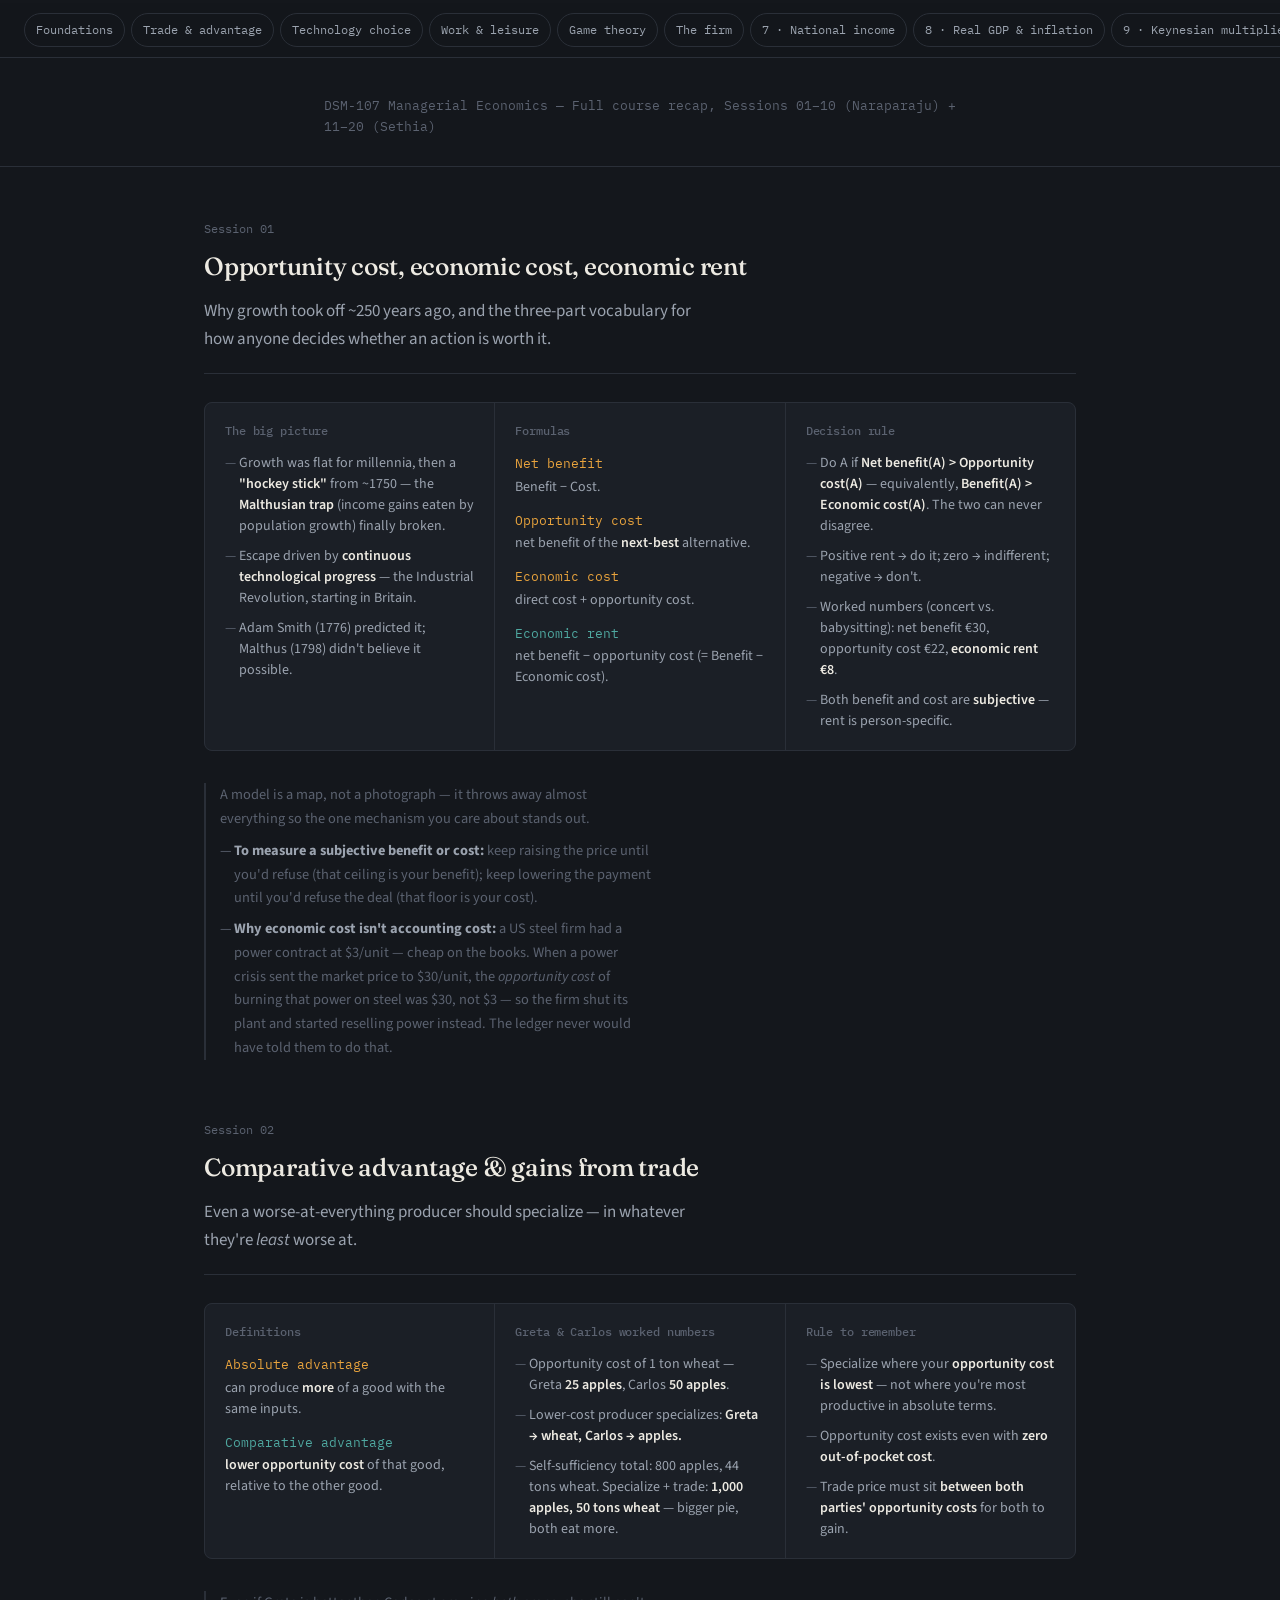
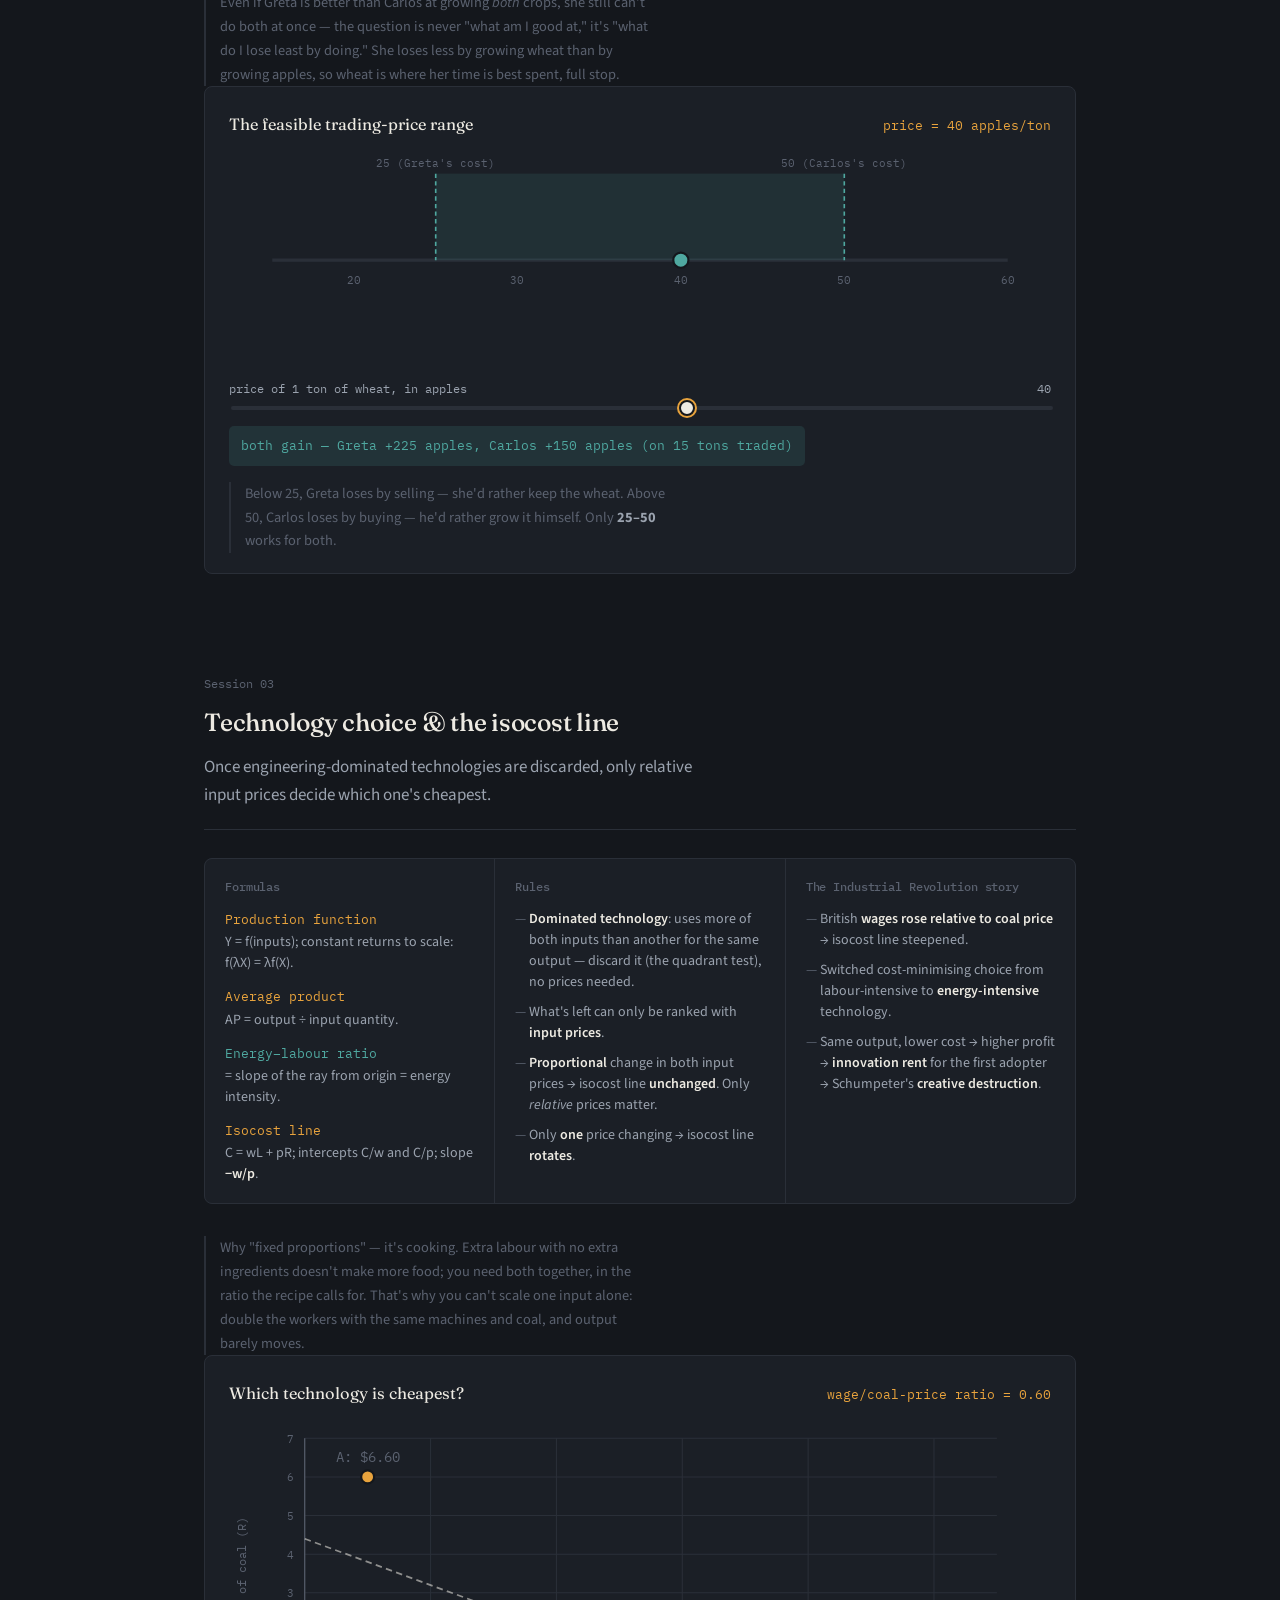
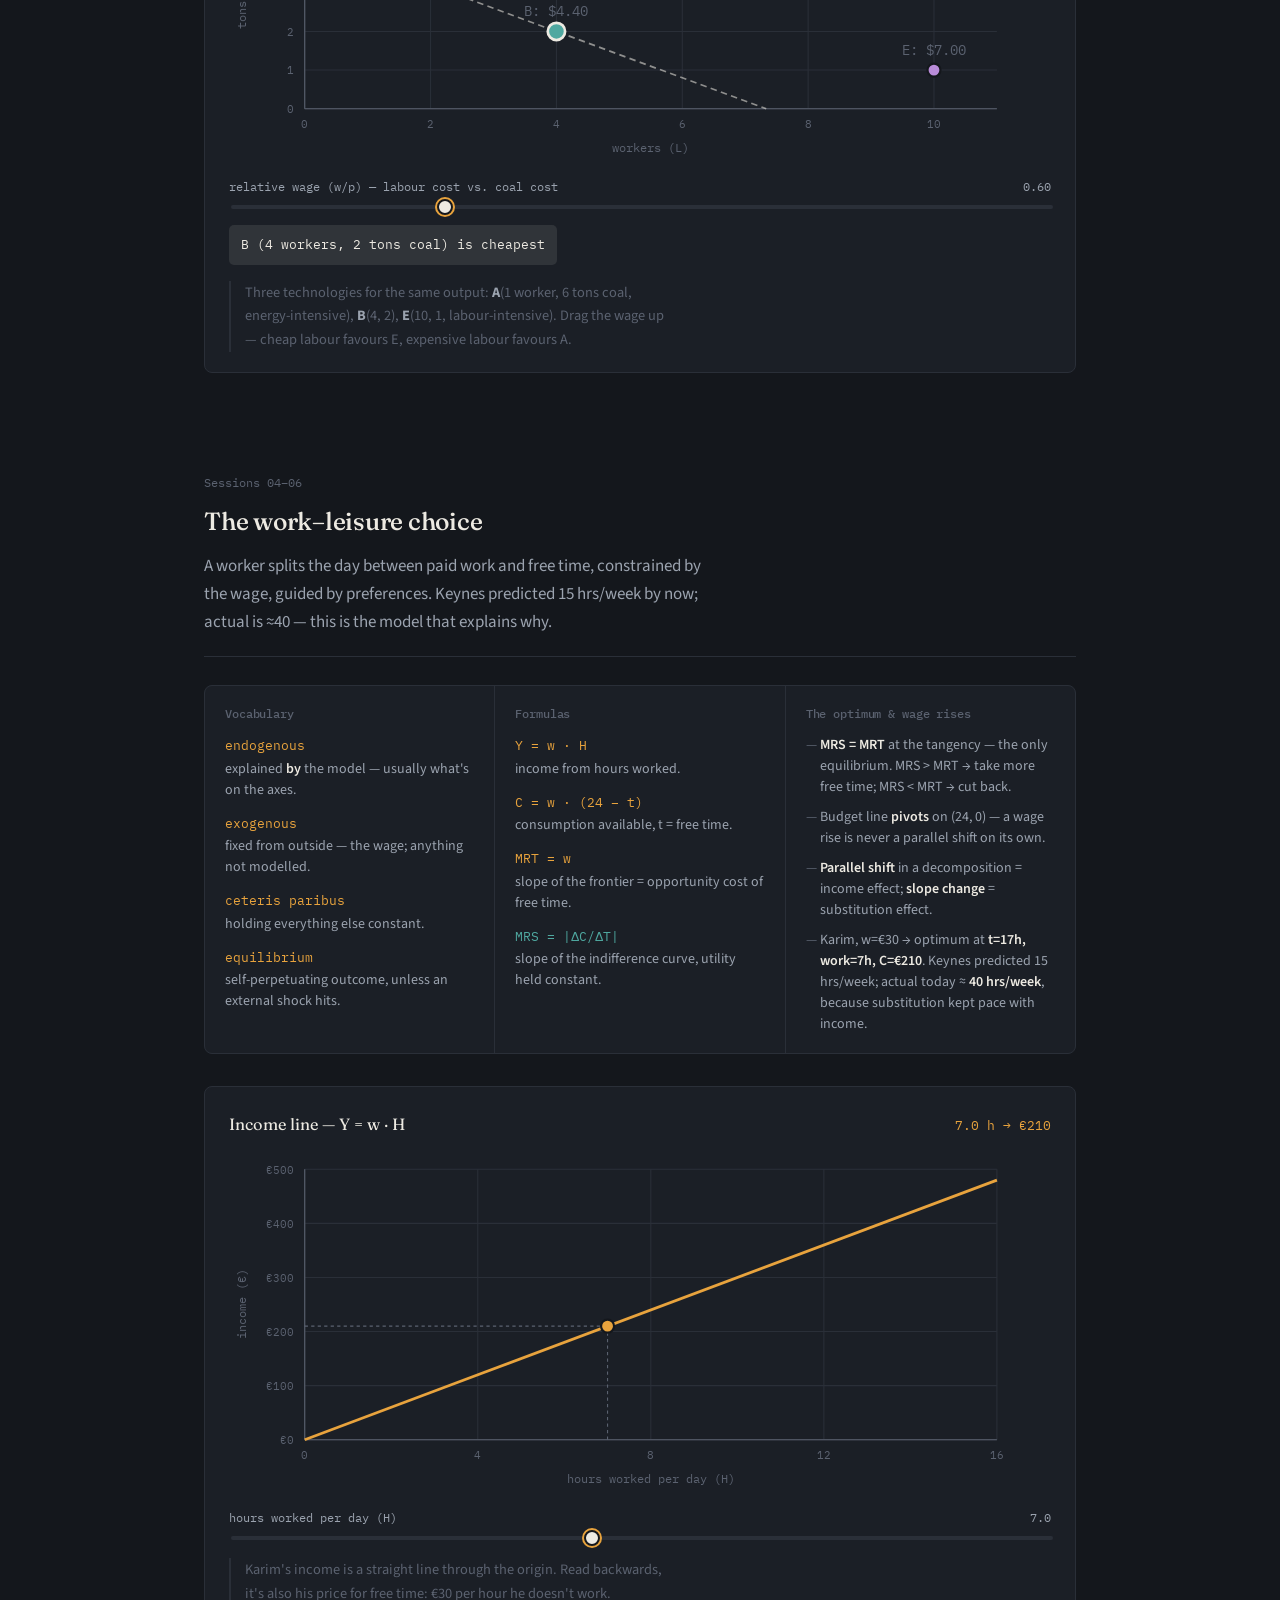
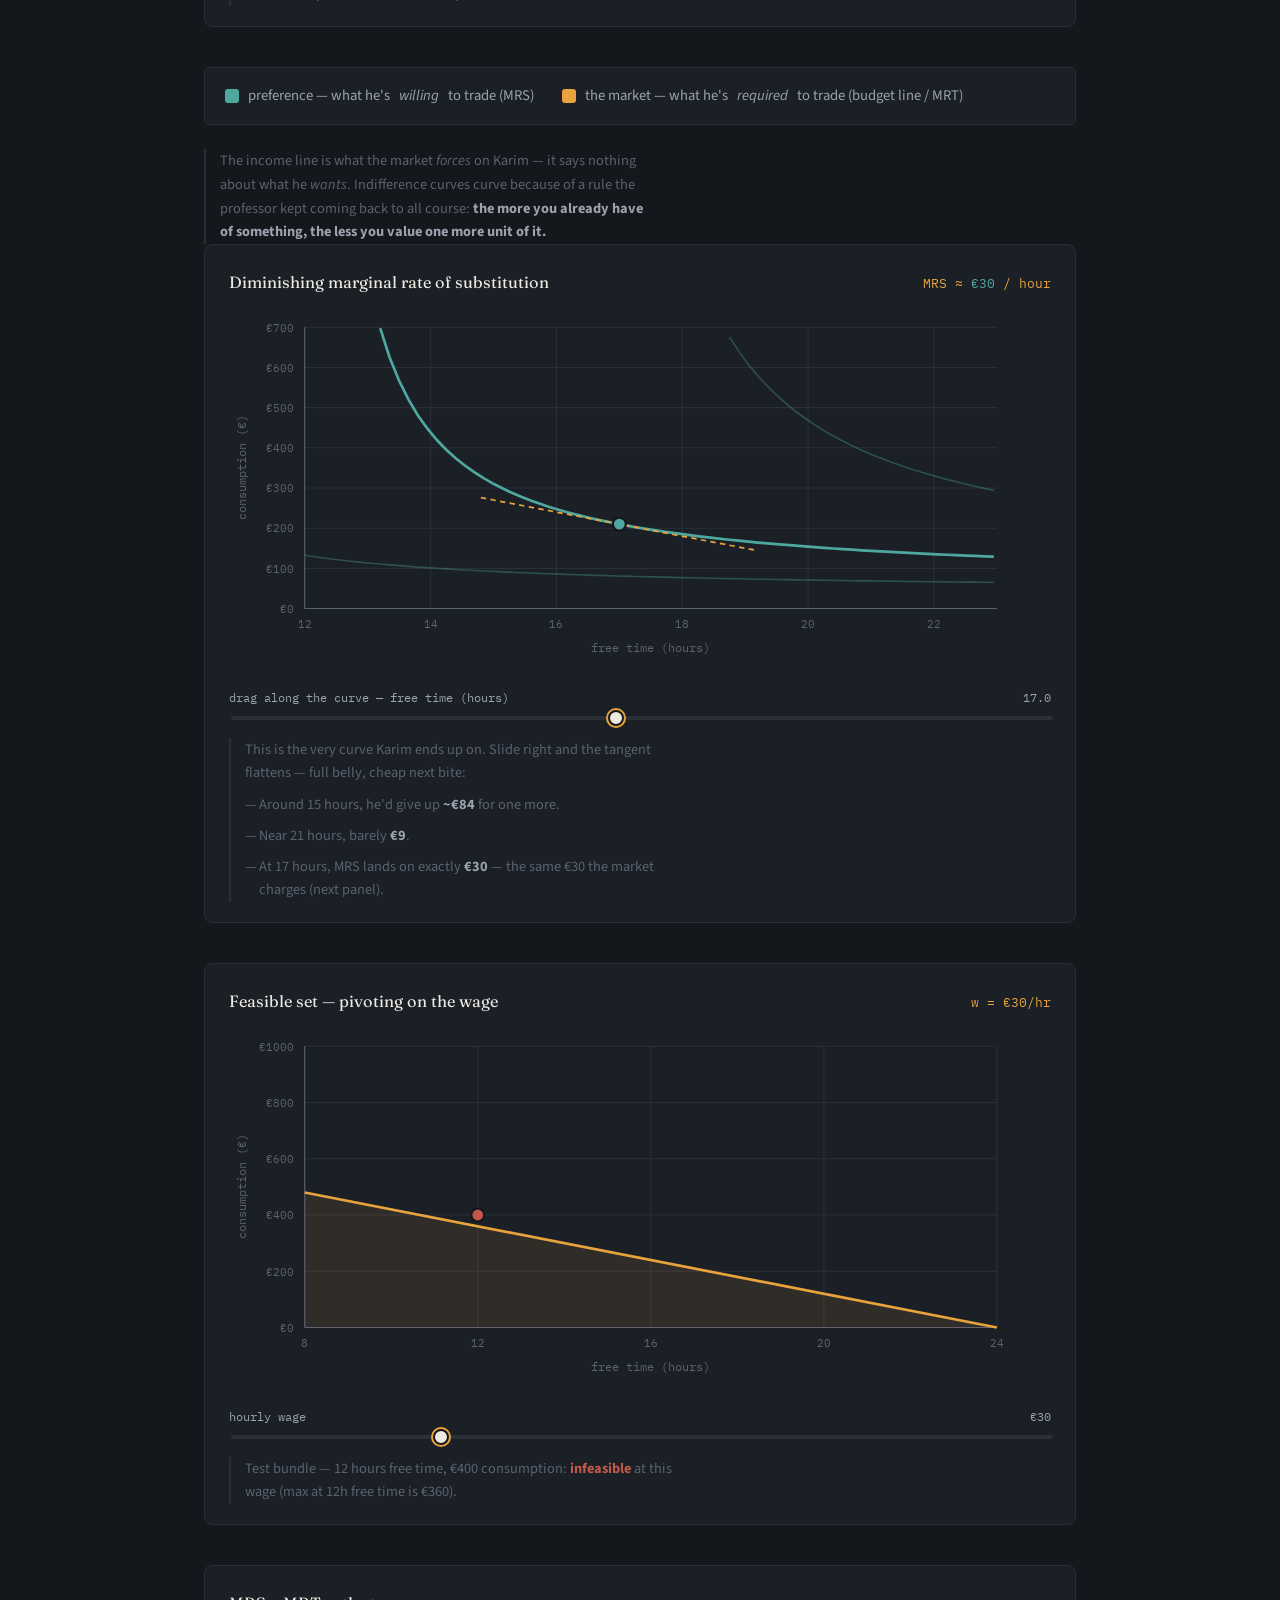
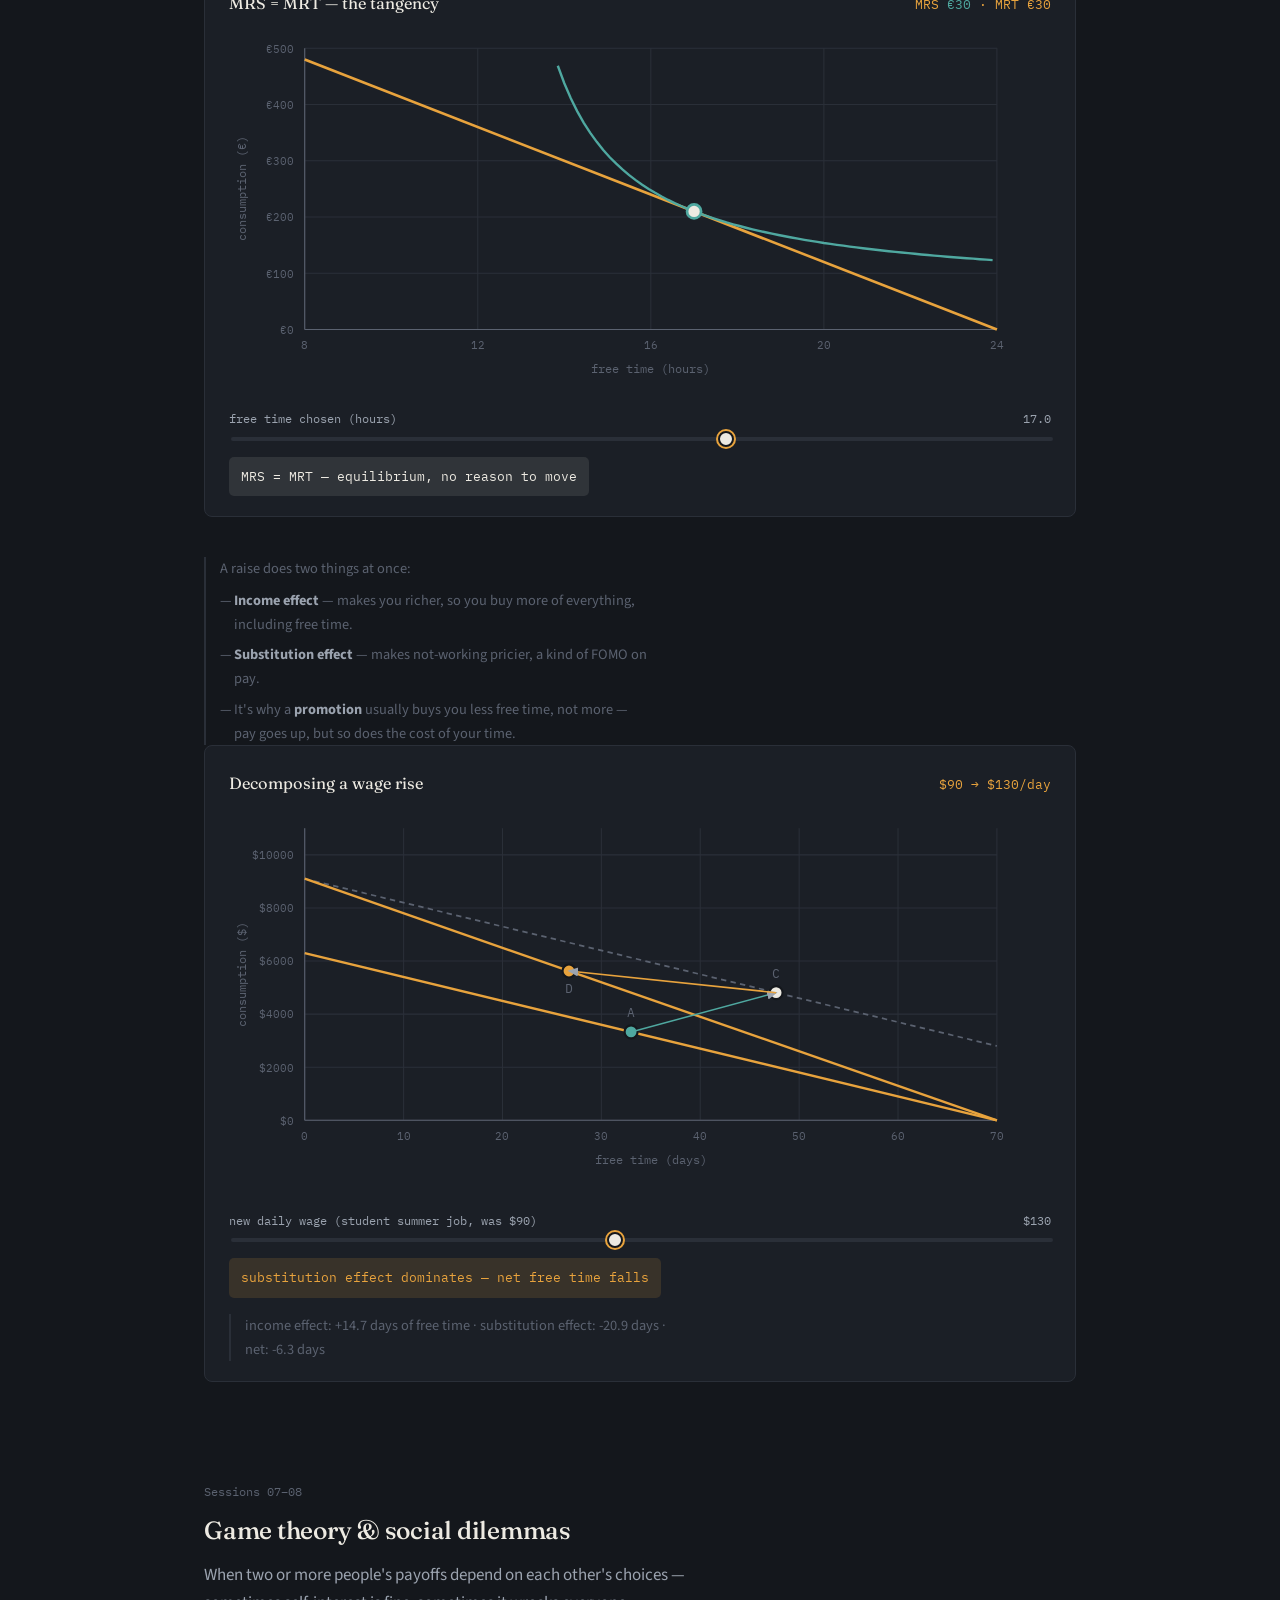
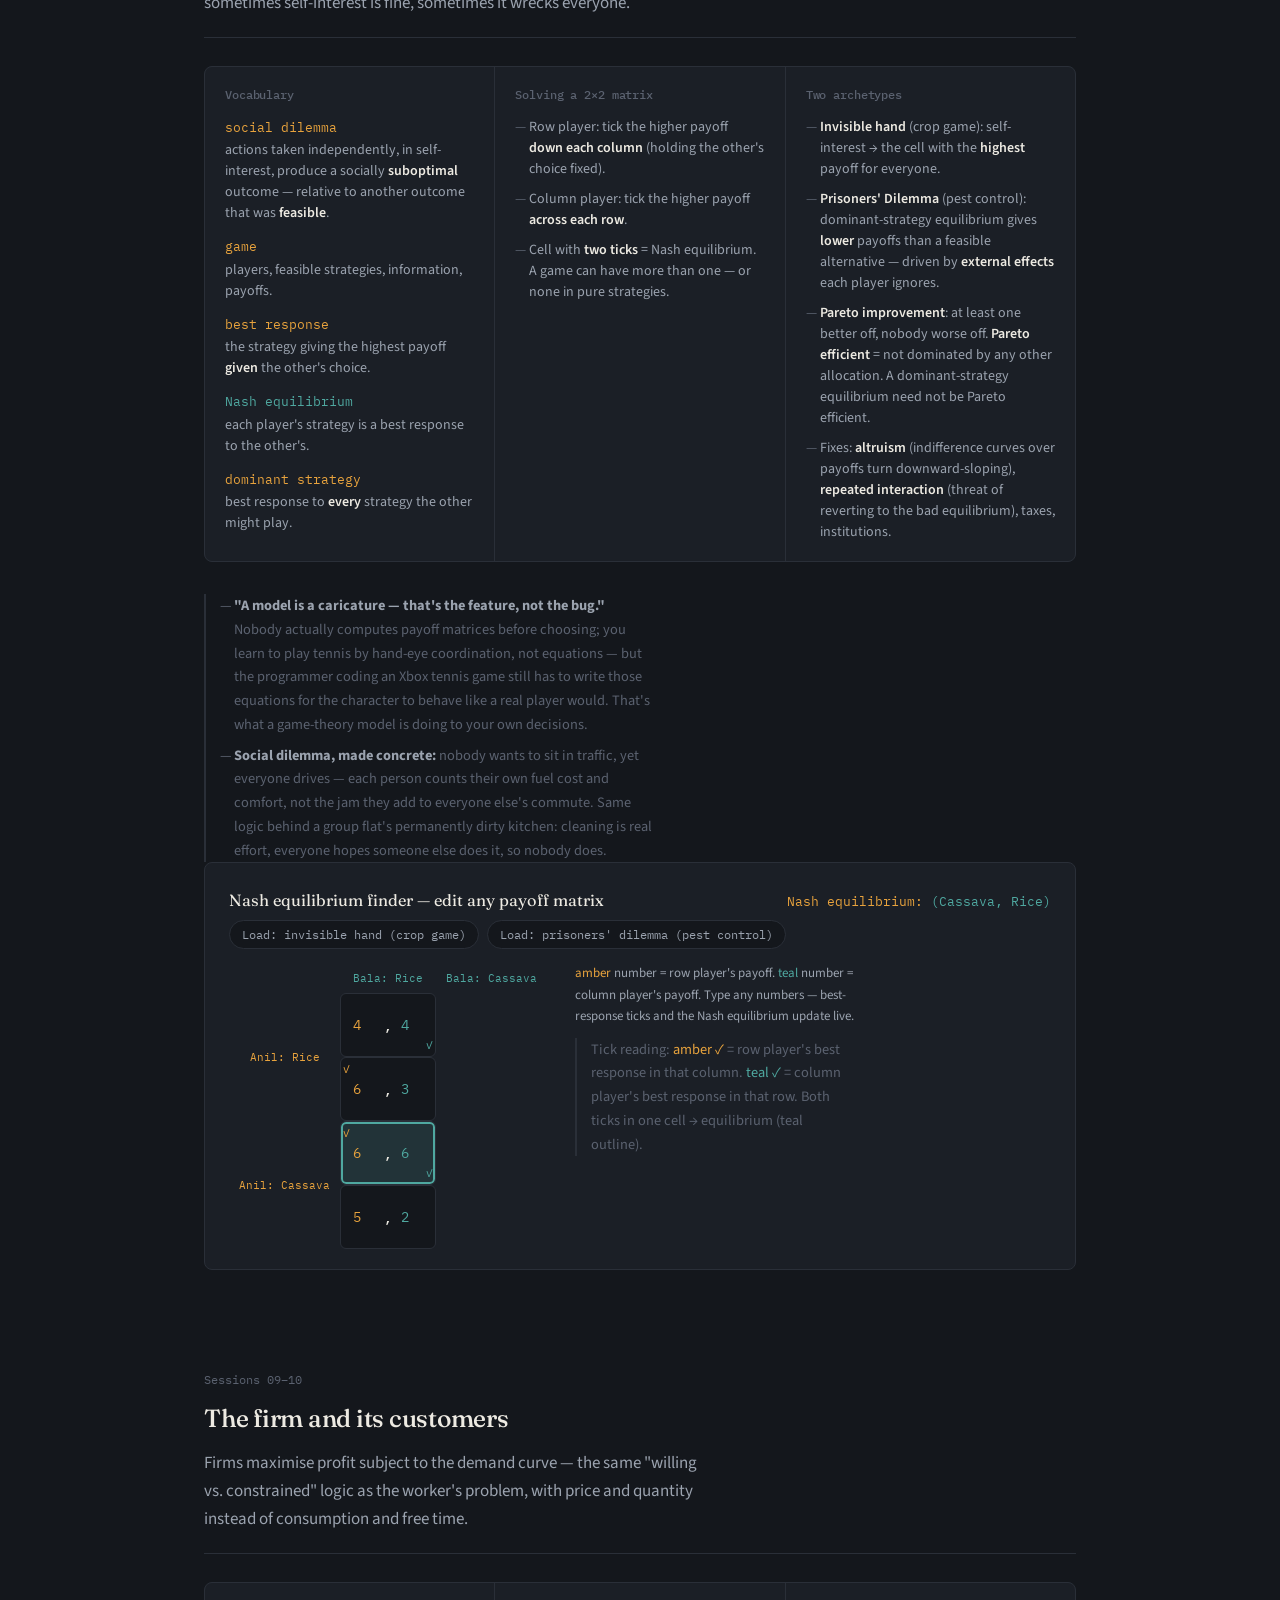
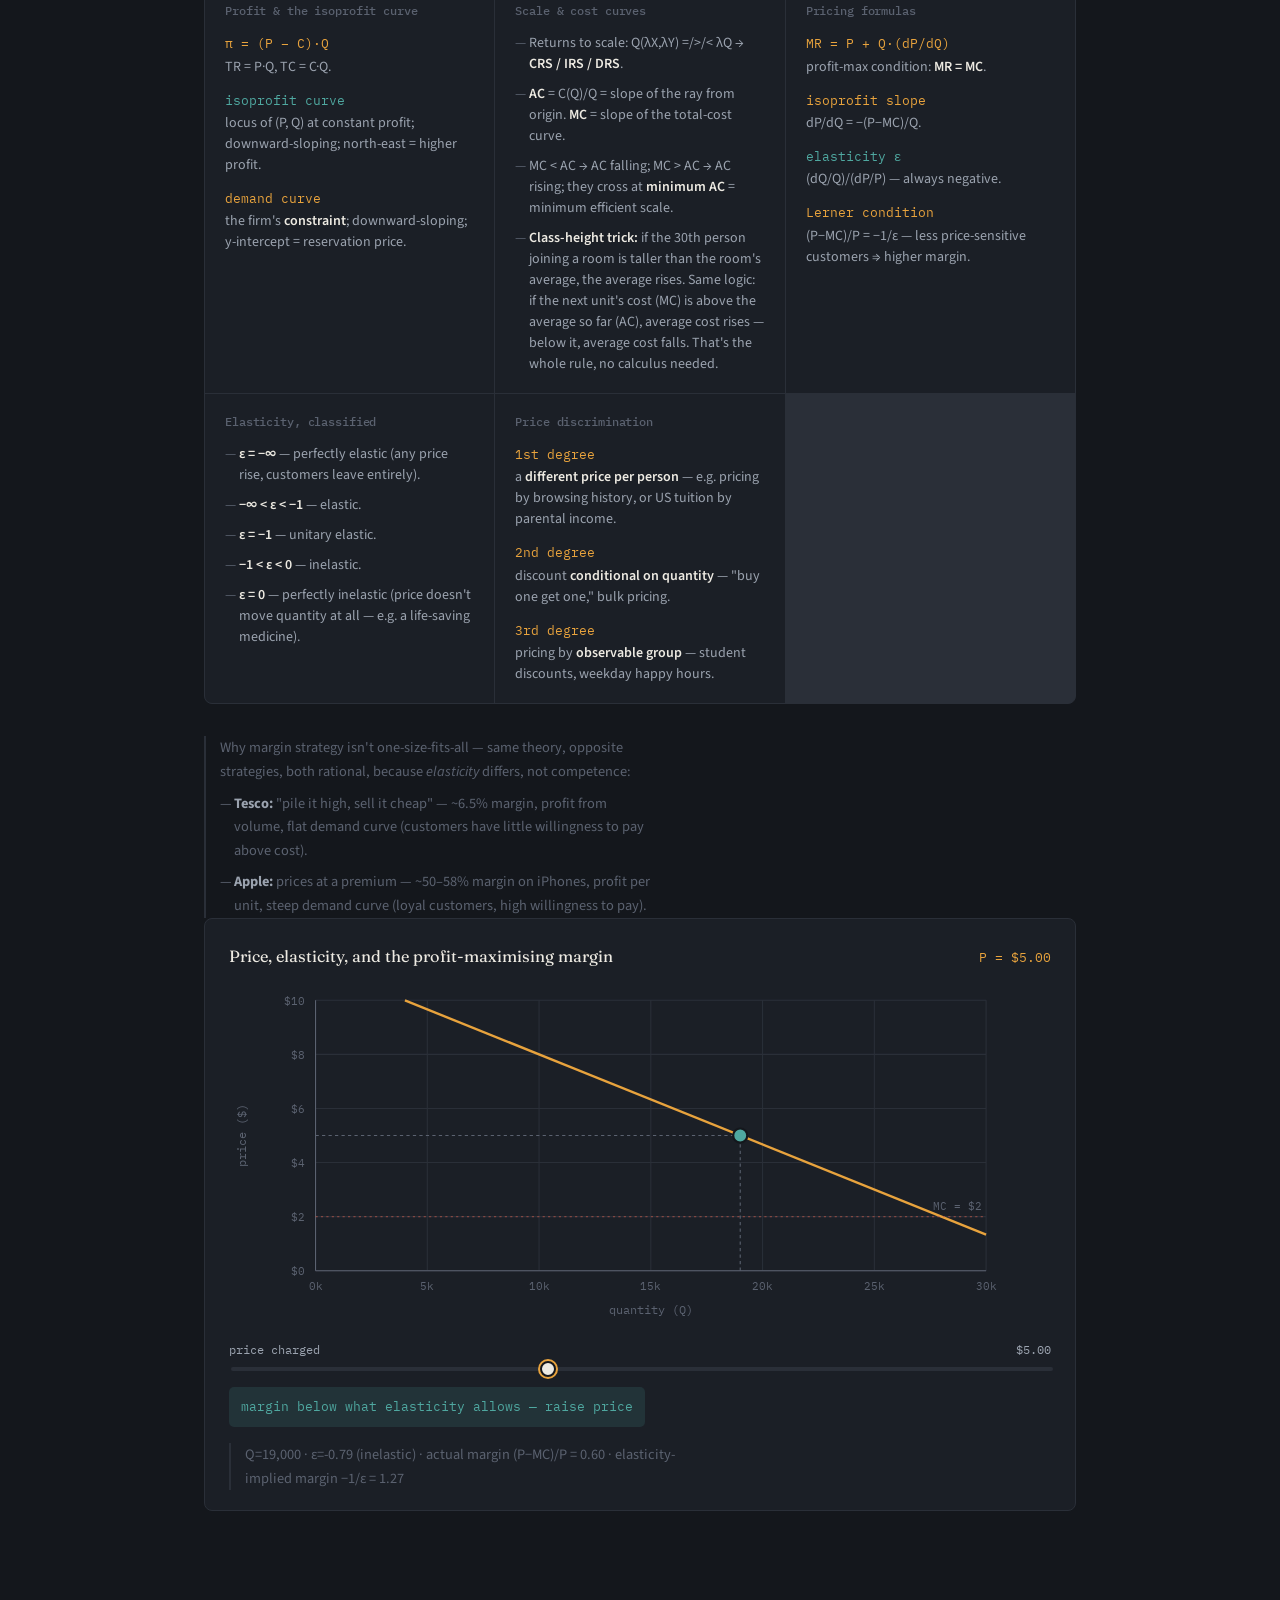
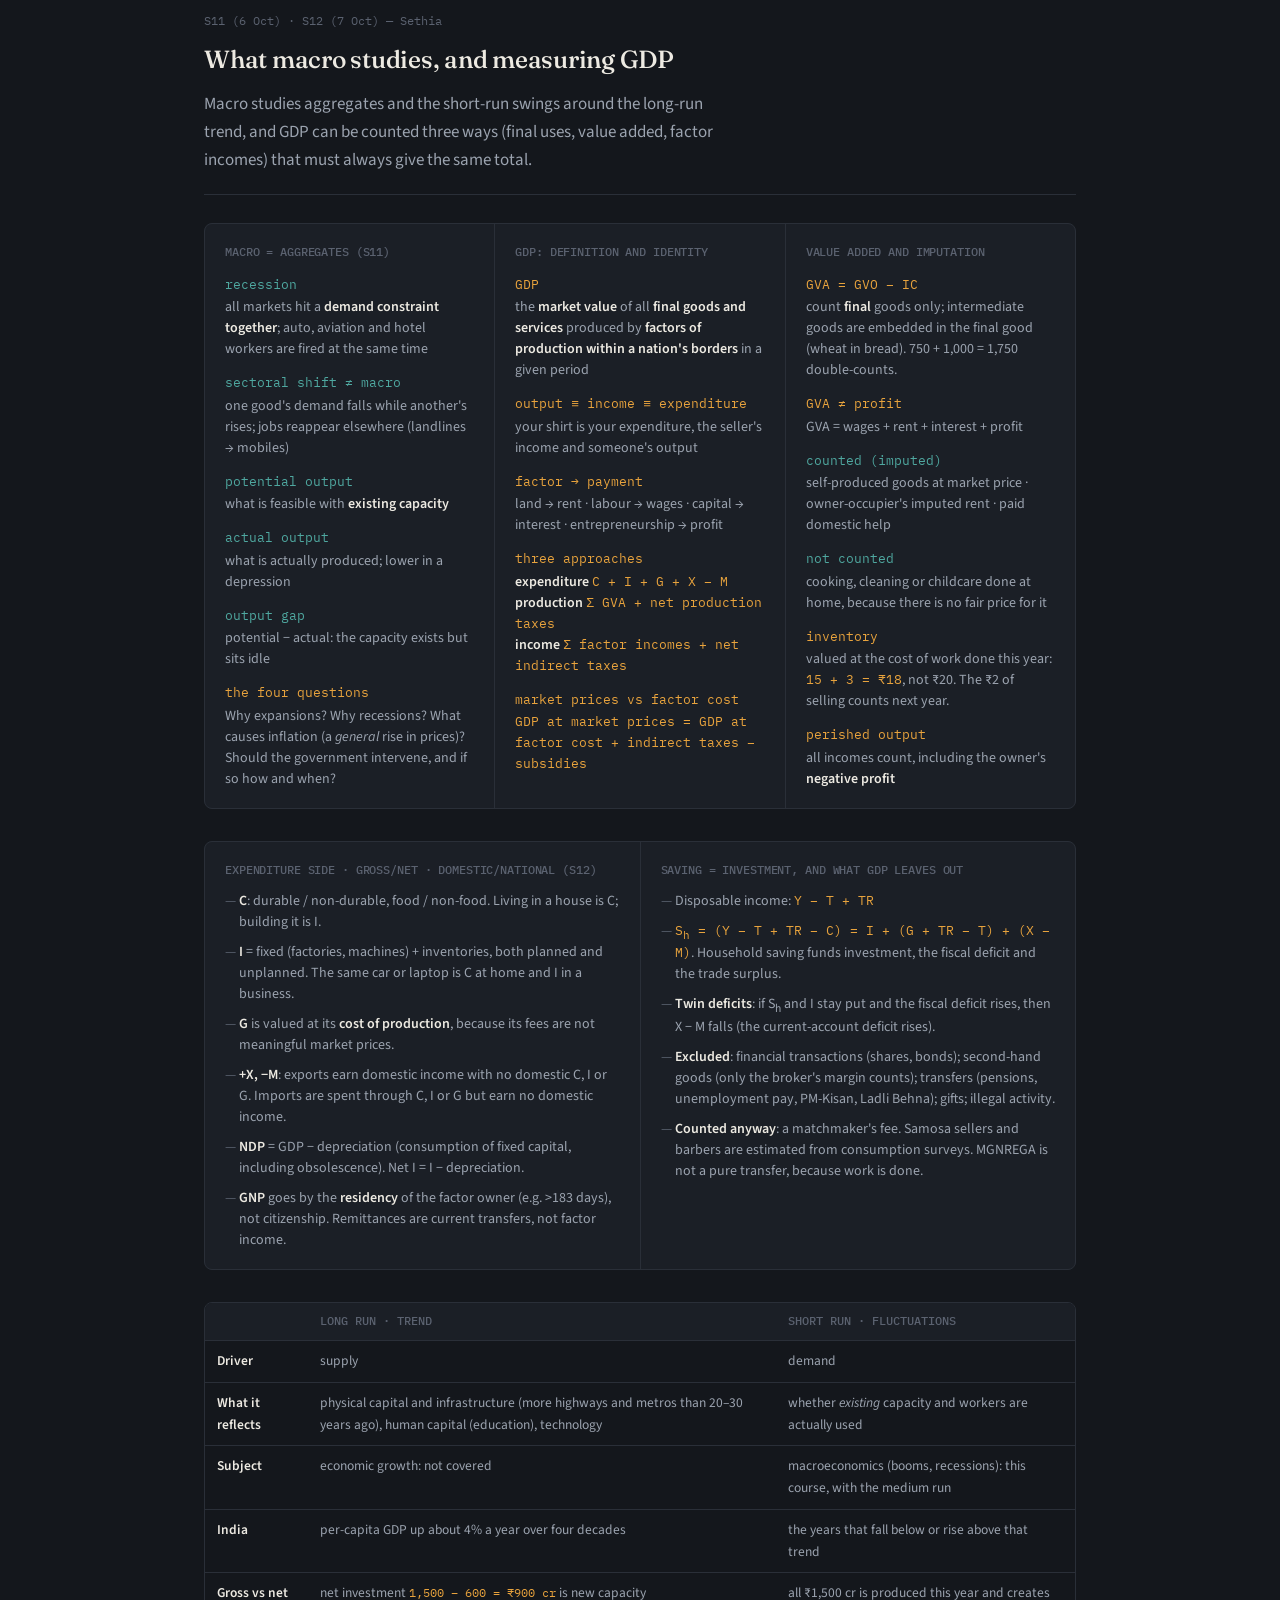
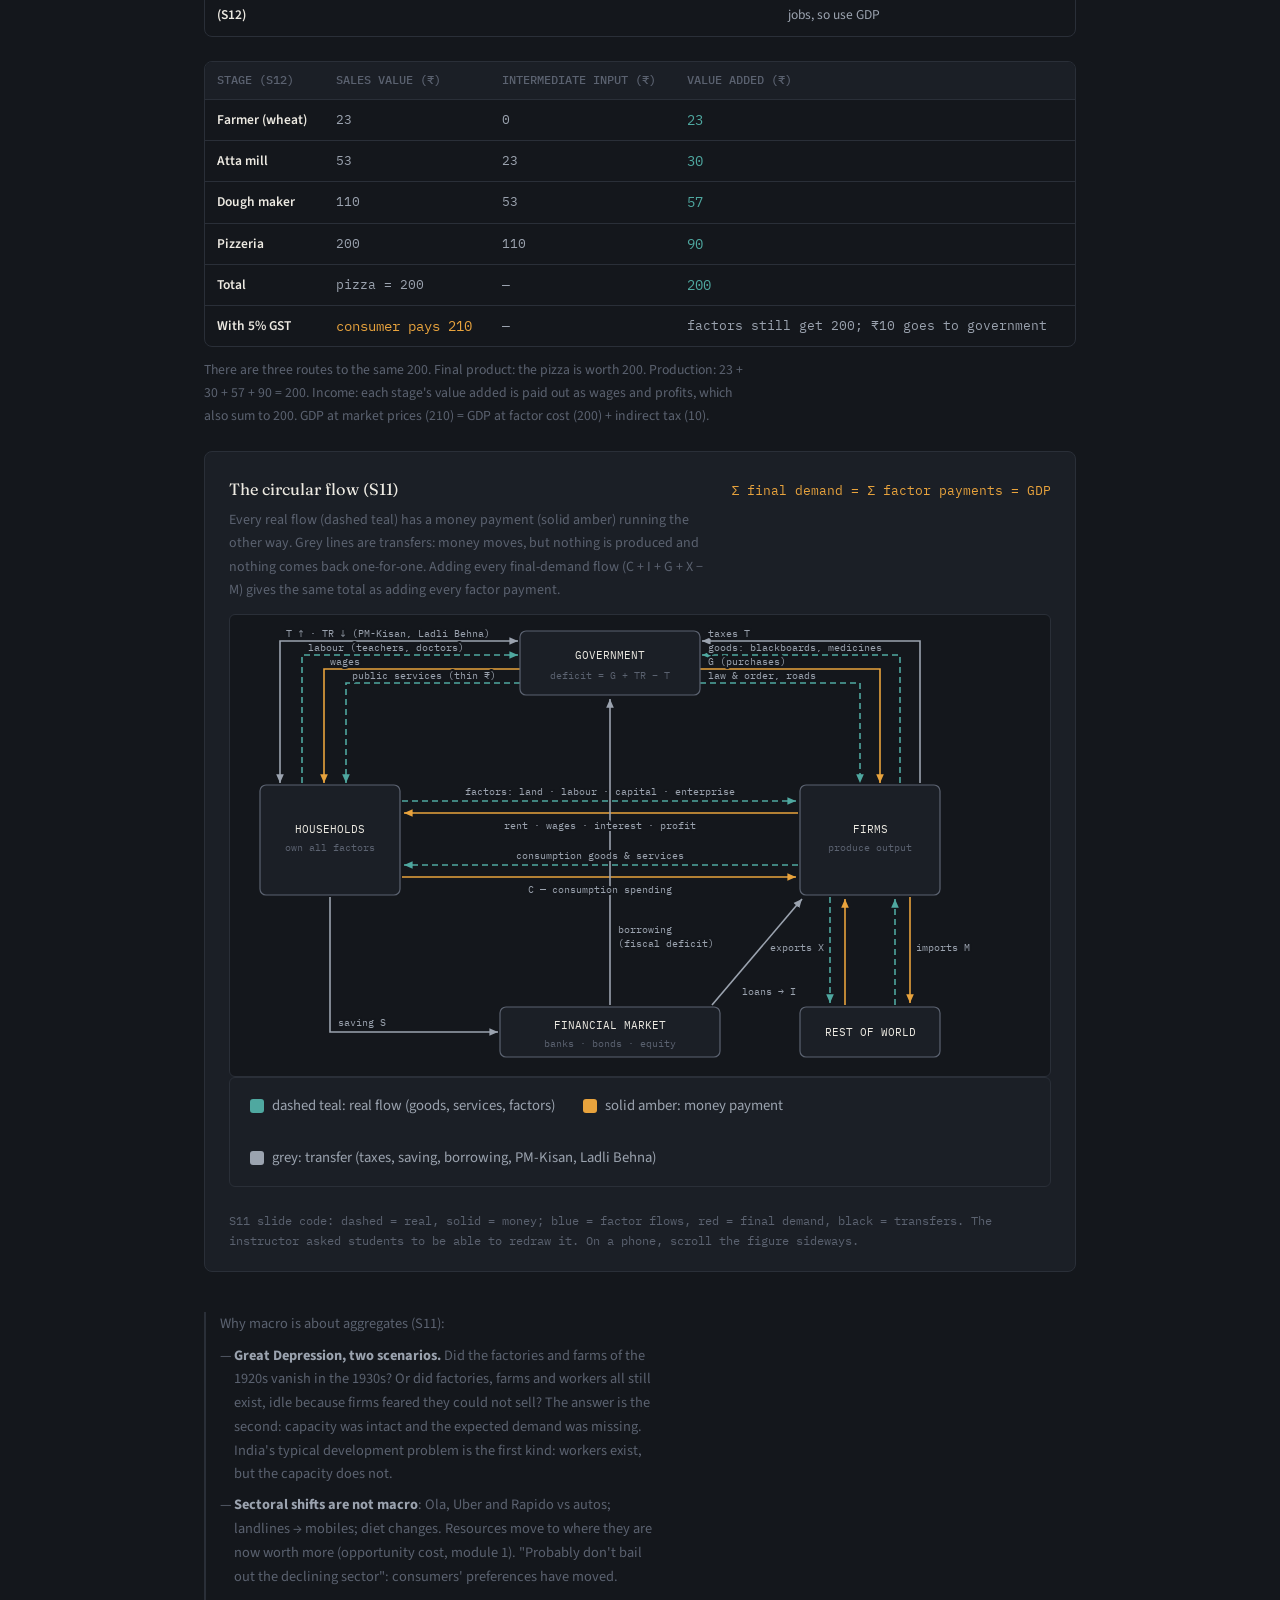
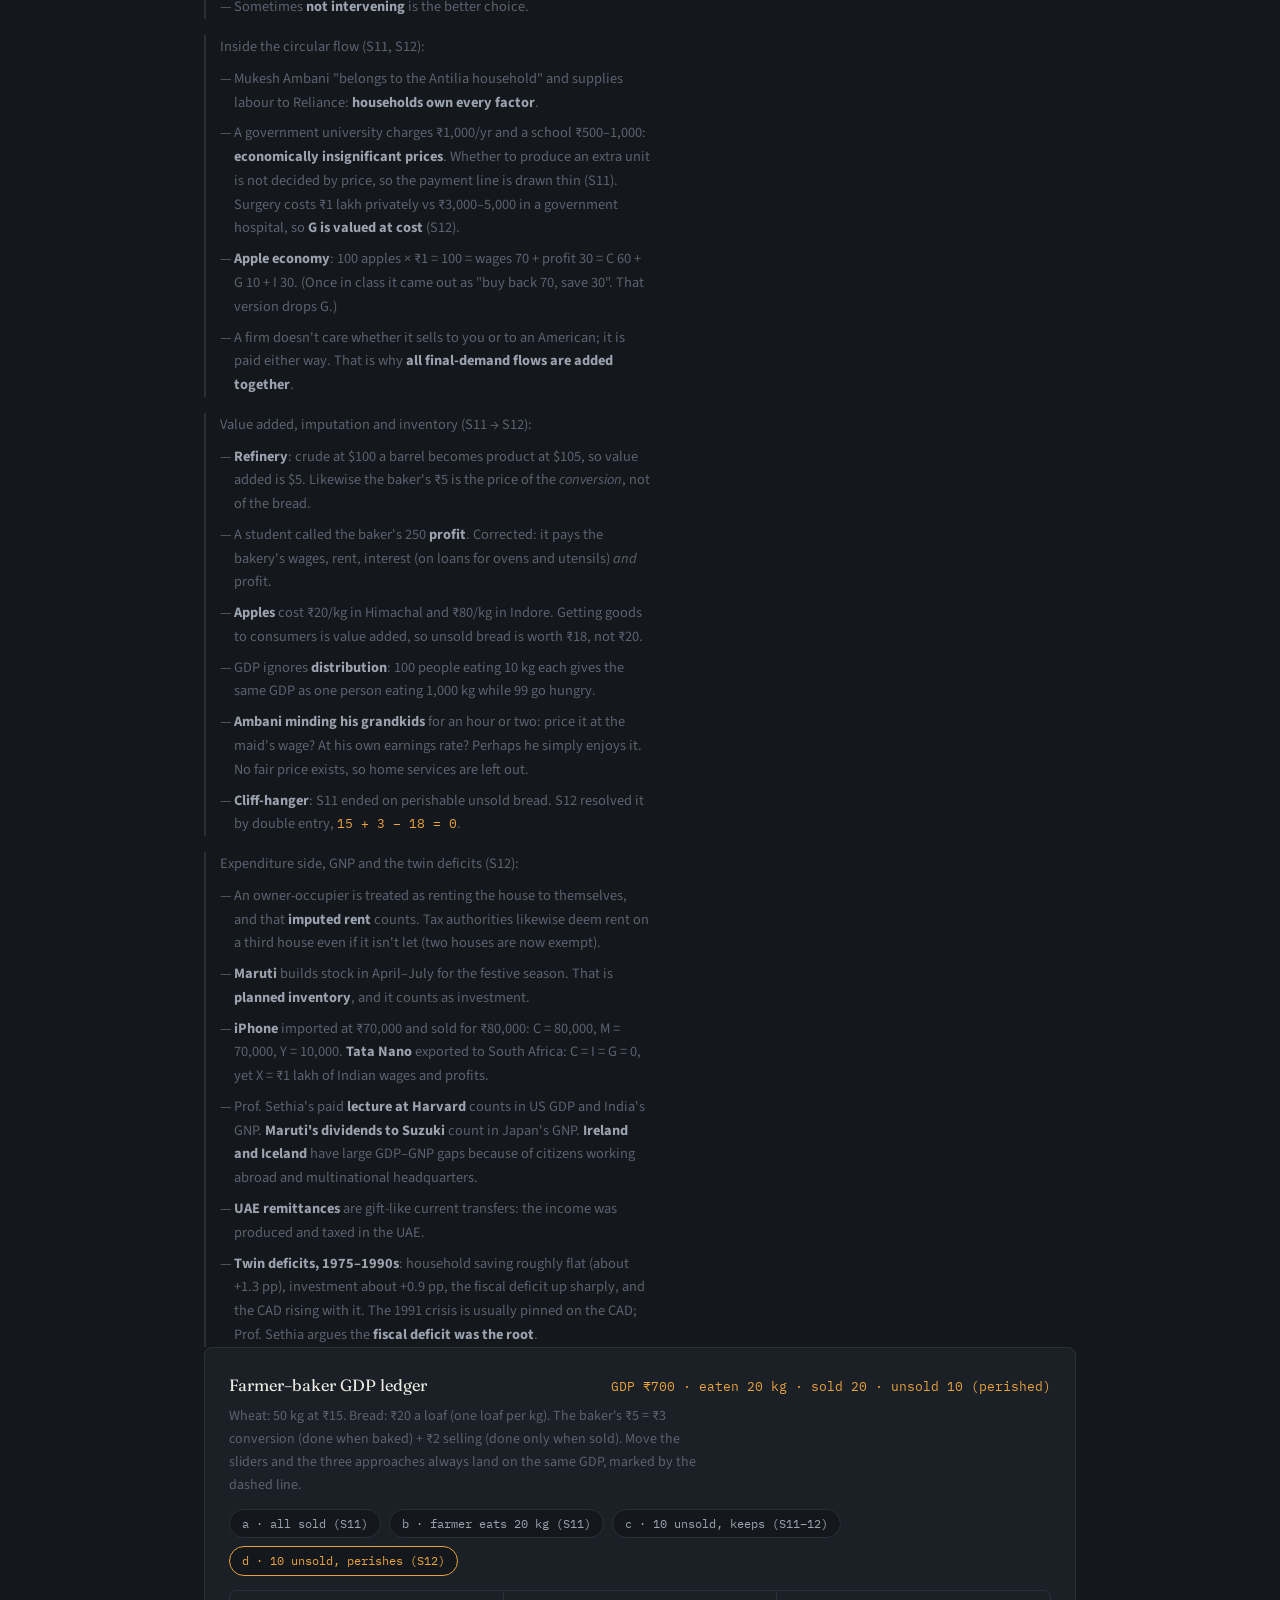
<file: term1/dsm107-managerial-economics/recap/course-recap.html>
<!DOCTYPE html>
<html lang="en">
<head>
<meta charset="UTF-8">
<meta name="viewport" content="width=device-width, initial-scale=1.0">
<title>DSM-107 Full Course Recap</title>
<link rel="preconnect" href="https://fonts.googleapis.com">
<link rel="preconnect" href="https://fonts.gstatic.com" crossorigin>
<link href="https://fonts.googleapis.com/css2?family=Fraunces:ital,opsz,wght@0,9..144,400;0,9..144,500;0,9..144,600;1,9..144,500&family=Source+Sans+3:wght@400;500;600&family=IBM+Plex+Mono:wght@400;500&display=swap" rel="stylesheet">
<style>/* recap kit */
  :root{
    --bg:#14171C; --panel:#1B1F26; --ink:#EDEAE2; --ink-dim:#9BA3AF; --ink-faint:#5B6270;
    --line:#2A2F38; --amber:#E8A33D; --amber-dim:#7A5B2C; --teal:#4FA8A0; --teal-dim:#2F5C57;
    --rust:#C1594A; --maxw:680px; --wide:960px;
    --ease:cubic-bezier(.45,0,.2,1); --dur:.55s;
  }
  *{box-sizing:border-box;}
  [hidden]{display:none !important;}
  html{background:var(--bg);}
  body{margin:0; background:var(--bg); color:var(--ink); font-family:'Source Sans 3',sans-serif; font-size:17px; line-height:1.65; -webkit-font-smoothing:antialiased;}
  ::selection{background:var(--amber-dim); color:var(--ink);}
  h1,h2,h3{font-family:'Fraunces',serif; font-weight:500; letter-spacing:-0.01em; color:var(--ink);}
  .wrap{max-width:var(--maxw); margin:0 auto; padding:0 24px;}
  .wrap-wide{max-width:var(--wide); margin:0 auto; padding:0 24px;}
  code{font-family:'IBM Plex Mono',monospace; color:var(--amber); font-size:0.92em; overflow-wrap:anywhere;}
  code.t{color:var(--teal);}
  .katex{position:relative;}
  .katex .katex-mathml{width:1px; height:1px; overflow:hidden; left:0; top:0;}

  /* ---------- page chrome ---------- */
  .progress{position:fixed; top:0; left:0; height:3px; width:0%; background:linear-gradient(90deg,var(--teal),var(--amber)); z-index:50; transition:width .1s linear;}
  section{scroll-margin-top:54px;}
  nav.jumpnav{position:sticky; top:3px; z-index:40; background:rgba(20,23,28,.92); backdrop-filter:blur(6px); border-bottom:1px solid var(--line); padding:10px 24px; display:flex; gap:6px; overflow-x:auto; scrollbar-width:none;}
  nav.jumpnav::-webkit-scrollbar{display:none;}
  nav.jumpnav a{font-family:'IBM Plex Mono',monospace; font-size:12px; color:var(--ink-dim); text-decoration:none; white-space:nowrap; padding:6px 11px; border-radius:20px; border:1px solid var(--line); flex:none; transition:color .15s,border-color .15s;}
  nav.jumpnav a:hover, nav.jumpnav a:focus-visible{color:var(--ink); border-color:var(--amber);}
  header.hero{padding:40px 0 28px; border-bottom:1px solid var(--line);}
  .kicker{font-family:'IBM Plex Mono',monospace; font-size:13px; color:var(--ink-faint); margin:0;}
  .legend{display:flex; flex-wrap:wrap; gap:8px 20px; margin:14px 0 0; font-size:14px; color:var(--ink-dim);}
  .legend span{display:inline-flex; align-items:center; gap:8px;}
  .swatch{width:12px; height:12px; border-radius:3px; flex:none;}

  .module{padding:52px 0 8px;}
  .module-head{border-bottom:1px solid var(--line); padding-bottom:20px; margin-bottom:28px;}
  .module-tag{font-family:'IBM Plex Mono',monospace; font-size:12px; color:var(--ink-faint); margin:0 0 8px;}
  .module h2{font-size:1.55rem; margin:0 0 10px;}
  .module .lede{color:var(--ink-dim); max-width:64ch; margin:0;}
  h3.sub{font-family:'IBM Plex Mono',monospace; font-size:12px; font-weight:500; color:var(--ink-faint); letter-spacing:.06em; margin:36px 0 14px;}

  /* ---------- cheat cards ---------- */
  .cheat-grid{display:grid; grid-template-columns:repeat(3,1fr); gap:1px; background:var(--line); border:1px solid var(--line); border-radius:8px; overflow:hidden; margin-bottom:32px;}
  .cheat-grid.two{grid-template-columns:repeat(2,1fr);}
  .cheat-card{background:var(--panel); padding:18px 20px; min-width:0;}
  .cheat-card h3{font-family:'IBM Plex Mono',monospace; font-size:12px; font-weight:500; color:var(--ink-faint); margin:0 0 12px;}
  .cheat-card dl{margin:0;}
  .cheat-card dt{font-family:'IBM Plex Mono',monospace; font-size:13px; color:var(--amber); margin:0 0 2px; overflow-wrap:anywhere;}
  .cheat-card dt.t{color:var(--teal);}
  .cheat-card dd{margin:0 0 12px; font-size:14px; color:var(--ink-dim); line-height:1.5;}
  .cheat-card dd:last-child{margin-bottom:0;}
  .cheat-card ul, .note ul{margin:0; padding:0; list-style:none;}
  .cheat-card li{font-size:14px; color:var(--ink-dim); margin:0 0 9px; padding-left:14px; position:relative; line-height:1.5;}
  .cheat-card li:last-child, .note li:last-child{margin-bottom:0;}
  .cheat-card li::before, .note li::before{content:'—'; position:absolute; left:0; color:var(--ink-faint);}
  .cheat-card strong{color:var(--ink); font-weight:600;}
  .cheat-card .katex-display{margin:6px 0; overflow-x:auto; overflow-y:hidden;}
  @media (max-width:760px){.cheat-grid,.cheat-grid.two{grid-template-columns:1fr;}}

  /* ---------- tables ---------- */
  .table-wrap{overflow-x:auto; border:1px solid var(--line); border-radius:8px; margin:0 0 24px;}
  table.dt{border-collapse:collapse; width:100%; font-size:13.5px; min-width:600px;}
  table.dt th, table.dt td{padding:9px 12px; border-bottom:1px solid var(--line); text-align:left; vertical-align:top; color:var(--ink-dim);}
  table.dt th{font-family:'IBM Plex Mono',monospace; font-size:11.5px; font-weight:500; color:var(--ink-faint); background:var(--panel);}
  table.dt td:first-child{color:var(--ink); font-weight:600;}
  table.dt tr:last-child td{border-bottom:none;}
  table.dt td.o1{color:var(--teal); font-family:'IBM Plex Mono',monospace;}
  table.dt td.on{color:var(--amber); font-family:'IBM Plex Mono',monospace;}
  table.dt td.mono{font-family:'IBM Plex Mono',monospace; font-size:12.5px;}
  .table-key{font-size:0.86rem; color:var(--ink-faint); max-width:78ch; margin:-12px 0 24px;}
  .xtag{display:inline-block; font-family:'IBM Plex Mono',monospace; font-size:10.5px; font-weight:500; color:var(--ink-faint); border:1px solid var(--line); border-radius:10px; padding:0 7px; margin-left:4px; vertical-align:1px;}

  /* ---------- intuition callout ---------- */
  .note{font-size:0.9rem; color:var(--ink-faint); max-width:64ch; border-left:2px solid var(--line); padding-left:14px; margin:0 0 28px;}
  .note p{margin:0 0 8px;} .note p:last-child{margin-bottom:0;}
  .note li{margin:0 0 7px; padding-left:14px; position:relative;}
  .note strong{color:var(--ink-dim);}

  /* ---------- panels ---------- */
  .panel{background:var(--panel); border:1px solid var(--line); border-radius:8px; padding:22px 22px 18px; margin:0 0 40px;}
  .panel-head{display:flex; justify-content:space-between; align-items:baseline; gap:8px 16px; margin-bottom:4px; flex-wrap:wrap;}
  .panel-title{font-family:'Fraunces',serif; font-size:1.05rem; color:var(--ink);}
  .panel-sub{font-size:14px; color:var(--ink-faint); margin:0 0 12px; max-width:70ch;}
  .readout{font-family:'IBM Plex Mono',monospace; font-size:13px; color:var(--amber); text-align:right;}
  svg.chart{width:100%; height:auto; display:block; margin:14px 0 8px; overflow:visible;}
  .tick{font-family:'IBM Plex Mono',monospace; font-size:11px; fill:var(--ink-faint);}
  .axislabel{font-family:'IBM Plex Mono',monospace; font-size:12px; fill:var(--ink-faint);}
  svg.chart.narrow .tick{font-size:15px;} svg.chart.narrow .axislabel{font-size:15px;}
  .gridline{stroke:var(--line); stroke-width:1;}
  .axis{stroke:var(--ink-faint); stroke-width:1;}
  .controls{display:flex; flex-wrap:wrap; gap:14px 20px; align-items:center; margin-top:10px;}
  .controls[hidden]{display:none;}
  .slider-group{display:flex; flex-direction:column; gap:6px; flex:1; min-width:180px;}
  .slider-label{font-family:'IBM Plex Mono',monospace; font-size:12px; color:var(--ink-dim); display:flex; justify-content:space-between;}
  input[type=range]{-webkit-appearance:none; appearance:none; width:100%; height:4px; border-radius:2px; background:var(--line); outline:none; cursor:pointer;}
  input[type=range]::-webkit-slider-thumb{-webkit-appearance:none; appearance:none; width:18px; height:18px; border-radius:50%; background:var(--ink); border:2px solid var(--bg); box-shadow:0 0 0 2px var(--amber); cursor:pointer;}
  input[type=range]::-moz-range-thumb{width:18px; height:18px; border-radius:50%; background:var(--ink); border:2px solid var(--bg); box-shadow:0 0 0 2px var(--amber); cursor:pointer;}
  .verdict{font-family:'IBM Plex Mono',monospace; font-size:13px; padding:9px 12px; border-radius:5px; margin-top:12px; display:inline-block;}
  .verdict.good{background:rgba(79,168,160,.14); color:var(--teal);}
  .verdict.warn{background:rgba(232,163,61,.14); color:var(--amber);}
  .verdict.eq{background:rgba(237,234,226,.08); color:var(--ink);}
  .verdict.bad{background:rgba(193,89,74,.16); color:var(--rust);}
  .btn{font-family:'IBM Plex Mono',monospace; font-size:12px; color:var(--ink-dim); background:var(--bg); border:1px solid var(--line); border-radius:16px; padding:6px 12px; cursor:pointer; line-height:1.3;}
  .btn:hover:not(:disabled){border-color:var(--amber); color:var(--ink);}
  .btn:disabled{opacity:.35; cursor:default;}
  .btn.on{border-color:var(--amber); color:var(--amber);}
  .presets{display:flex; flex-wrap:wrap; gap:6px; margin:4px 0 12px;}
  .field{font-family:'IBM Plex Mono',monospace; font-size:12px; color:var(--ink-dim); display:inline-flex; align-items:center; gap:6px;}
  .field input[type=text], .field input[type=number], .field select{font-family:'IBM Plex Mono',monospace; font-size:13px; color:var(--ink); background:var(--bg); border:1px solid var(--line); border-radius:5px; padding:5px 8px;}
  .field input[type=number]{width:62px;}
  .field input[type=text]{width:190px;}
  .field input:focus, .field select:focus{outline:none; border-color:var(--amber);}

  /* ---------- animated visualizers ---------- */
  .viz-body{display:grid; grid-template-columns:minmax(0,1fr) 310px; gap:16px; align-items:start;}
  .viz-body > *{min-width:0;}
  .viz-body.wide-side{grid-template-columns:minmax(0,1fr) 340px;}
  @media (max-width:820px){.viz-body,.viz-body.wide-side{grid-template-columns:1fr;}}
  .viz-body.stacked{grid-template-columns:1fr;}
  .viz-body.stacked .side{display:grid; grid-template-columns:minmax(0,1fr) minmax(0,280px); gap:10px; align-items:start;}
  @media (max-width:700px){.viz-body.stacked .side{grid-template-columns:1fr;}}
  .stage-scroll{scrollbar-color:#3A414D transparent; scrollbar-width:thin; overflow-x:auto; overflow-y:hidden; border-radius:6px; background:var(--bg); border:1px solid var(--line);}
  .stage{position:relative; margin:0 auto;}
  .side{display:flex; flex-direction:column; gap:10px; min-width:0;}
  pre.pcode{scrollbar-color:#3A414D transparent; scrollbar-width:thin; margin:0; background:var(--bg); border:1px solid var(--line); border-radius:6px; padding:10px 0; font-family:'IBM Plex Mono',monospace; font-size:11.5px; line-height:1.6; color:var(--ink-faint); overflow-x:auto;}
  pre.pcode .ln{display:block; padding:0 12px 0 10px; border-left:3px solid transparent; white-space:pre; transition:background .25s,color .25s,border-color .25s;}
  pre.pcode .ln.on{background:rgba(232,163,61,.13); border-left-color:var(--amber); color:var(--ink);}
  pre.pcode .ln.bad{background:rgba(193,89,74,.16); border-left-color:var(--rust); color:var(--ink);}
  .vars{display:flex; flex-wrap:wrap; gap:6px;}
  .vars span{font-family:'IBM Plex Mono',monospace; font-size:12px; color:var(--ink-dim); background:var(--bg); border:1px solid var(--line); border-radius:4px; padding:3px 8px;}
  .vars span b{color:var(--ink); font-weight:500;}
  .vars span.chg{animation:varflash 1s var(--ease);}
  @keyframes varflash{0%{border-color:var(--amber); background:rgba(232,163,61,.25);} 100%{border-color:var(--line); background:var(--bg);}}
  .caption{font-size:15px; color:var(--ink-dim); min-height:3.2em; margin:12px 0 4px; line-height:1.5;}
  .caption b{color:var(--ink); font-weight:600;}
  .caption .a{color:var(--amber);} .caption .t{color:var(--teal);} .caption .r{color:var(--rust);}
  .caption code{font-size:.88em;}
  .transport{display:flex; flex-wrap:wrap; align-items:center; gap:6px; margin-top:8px;}
  .transport .btn{min-width:44px; padding:7px 12px;}
  .transport .btn.play{min-width:84px; color:var(--ink); border-color:var(--amber-dim);}
  .transport .ctr{font-family:'IBM Plex Mono',monospace; font-size:12px; color:var(--ink-faint); margin-left:6px;}
  .transport .bar{flex:1; min-width:80px; height:3px; background:var(--line); border-radius:2px; overflow:hidden; margin-left:6px;}
  .transport .bar i{display:block; height:100%; width:0; background:var(--amber); transition:width .3s var(--ease);}
  .hint{font-size:12px; color:var(--ink-faint); font-family:'IBM Plex Mono',monospace; margin:6px 0 0;}

  /* moving pieces: everything that moves uses left/top/opacity transitions,
     so the resting DOM is always the correct frame (print, thumbnails, hidden panes) */
  .mv{position:absolute; transition:left var(--dur) var(--ease), top var(--dur) var(--ease), opacity .4s var(--ease), transform var(--dur) var(--ease), background-color .3s, border-color .3s, color .3s;}
  .cell{display:flex; align-items:center; justify-content:center; font-family:'IBM Plex Mono',monospace; font-size:16px; color:var(--ink); background:#20252E; border:1.5px solid #3A414D; border-radius:6px;}
  .cell.cmp{border-color:var(--amber); color:var(--amber); background:rgba(232,163,61,.12);}
  .cell.swap{border-color:var(--amber); color:var(--bg); background:var(--amber);}
  .cell.done{border-color:var(--teal-dim); color:var(--teal); background:rgba(79,168,160,.10);}
  .cell.hit{border-color:var(--teal); color:var(--bg); background:var(--teal);}
  .cell.ghost{opacity:0;}
  .cell.bad{border-color:var(--rust); color:var(--rust); background:rgba(193,89,74,.14);}
  .slotlbl{position:absolute; font-family:'IBM Plex Mono',monospace; font-size:11px; color:var(--ink-faint); text-align:center;}
  .ptr{position:absolute; font-family:'IBM Plex Mono',monospace; font-size:12px; font-weight:500; white-space:nowrap; text-align:center; transition:left var(--dur) var(--ease), top var(--dur) var(--ease), opacity .3s;}
  .ptr.a{color:var(--amber);} .ptr.t{color:var(--teal);} .ptr.i{color:var(--ink);} .ptr.r{color:var(--rust);}
  .ptr .arw{display:block; font-size:13px; line-height:1;}
  .band{position:absolute; border-radius:8px; transition:left var(--dur) var(--ease), width var(--dur) var(--ease), opacity .3s;}
  .band.sorted{background:rgba(79,168,160,.08); border:1px dashed var(--teal-dim);}
  .band.win{border:2px solid var(--amber); background:transparent;}
  .flash-bad{animation:shake .45s;}
  @keyframes shake{0%,100%{transform:translateX(0);}20%{transform:translateX(-6px);}40%{transform:translateX(6px);}60%{transform:translateX(-4px);}80%{transform:translateX(4px);}}
  @keyframes drawin{from{stroke-dashoffset:var(--len);} to{stroke-dashoffset:0;}}
  @media (prefers-reduced-motion:reduce){
    .mv,.ptr,.band,pre.pcode .ln,.transport .bar i{transition:none !important;}
    .vars span.chg,.flash-bad,path.new{animation:none !important;}
  }

  /* linked-list nodes */
  .node{display:flex; height:40px; font-family:'IBM Plex Mono',monospace; font-size:15px; color:var(--ink); border:1.5px solid #3A414D; border-radius:6px; background:#20252E; overflow:hidden;}
  .node > span{display:flex; align-items:center; justify-content:center;}
  .node .d{flex:1; min-width:0;}
  .node .l{width:18px; background:rgba(255,255,255,.04); border-left:1px solid #3A414D;}
  .node .l.left{border-left:none; border-right:1px solid #3A414D;}
  .node .l::after{content:''; width:5px; height:5px; border-radius:50%; background:var(--ink-faint);}
  .node.header{border-style:dashed; color:var(--ink-faint);}
  .node.header .d{font-size:12px;}
  .node.new{border-color:var(--teal); color:var(--teal);}
  .node.hl{border-color:var(--amber); color:var(--amber);}
  .node.lost{opacity:.3; border-style:dashed;}
  .node.gone{opacity:0;}
  .node.bad{border-color:var(--rust); color:var(--rust);}
  .addr{position:absolute; font-family:'IBM Plex Mono',monospace; font-size:11px; color:var(--ink-faint); text-align:center;}
  .tagnote{position:absolute; font-family:'IBM Plex Mono',monospace; font-size:11px; color:var(--rust); white-space:nowrap;}
  svg.links{position:absolute; left:0; top:0; overflow:visible; pointer-events:none;}
  svg.links > path{fill:none; stroke-width:1.8;}
  svg.links > path.new{stroke-dasharray:var(--len); animation:drawin .6s var(--ease);}
  svg.links text{font-family:'IBM Plex Mono',monospace; font-size:11px;}

  /* index calculator */
  .ixgrid{display:grid; gap:2px; margin:0 auto; width:max-content;}
  .ixgrid div{display:flex; align-items:center; justify-content:center; font-family:'IBM Plex Mono',monospace; border-radius:3px; cursor:pointer; position:relative; transition:background-color .2s, color .2s, box-shadow .2s;}
  .ixgrid div.st{background:#232833; color:var(--ink-faint);}
  .ixgrid div.z{background:transparent; color:#343a45; border:1px dashed #262b33;}
  .ixgrid div.cnt{background:rgba(232,163,61,.22); color:var(--ink);}
  .ixgrid div.tgt{box-shadow:inset 0 0 0 2px var(--amber);}
  .ixgrid div.tgt.cnt{background:var(--amber); color:var(--bg); font-weight:500;}
  .ixgrid div.z.tgt{box-shadow:inset 0 0 0 2px var(--rust);}
  .ixgrid div:hover{box-shadow:inset 0 0 0 1px var(--ink-dim);}
  .ixstrip{display:flex; flex-wrap:wrap; gap:2px; margin:14px 0 4px;}
  .ixstrip span{min-width:30px; height:26px; padding:0 3px; display:flex; align-items:center; justify-content:center; font-family:'IBM Plex Mono',monospace; font-size:10.5px; color:#3b414c; border:1px solid #2a2f38; border-radius:3px; transition:background-color .2s,color .2s;}
  .ixstrip span.cnt{background:rgba(232,163,61,.22); color:var(--ink);}
  .ixstrip span.tgt{background:var(--amber); color:var(--bg);}
  .ixmath{font-family:'IBM Plex Mono',monospace; font-size:13px; color:var(--ink-dim); line-height:1.8; margin-top:10px;}
  .ixmath b{color:var(--amber); font-weight:500;} .ixmath i{color:var(--teal); font-style:normal;}
  .axlbl{font-family:'IBM Plex Mono',monospace; font-size:11px; color:var(--ink-faint); text-align:center; margin:0 0 6px;}

  /* queue ring */
  .ring{position:absolute; border-radius:50%; border:1px dashed #2f3540;}
  .ringcell{position:absolute; width:40px; height:40px; margin:-20px 0 0 -20px; border-radius:50%; display:flex; align-items:center; justify-content:center; font-family:'IBM Plex Mono',monospace; font-size:14px; color:var(--ink); background:#20252E; border:1.5px solid #3A414D; transition:background-color .3s,border-color .3s,color .3s;}
  .ringcell.emp{color:transparent;}
  .ringcell.waste{border-style:dashed; border-color:var(--rust);}
  .ringcell .ix{position:absolute; font-size:10px; color:var(--ink-faint); top:-15px;}
  .ringptr{position:absolute; left:0; top:0; width:0; height:0; transition:transform var(--dur) var(--ease), opacity .3s;}
  .ringptr span{position:absolute; transform:translate(-50%,-50%); font-family:'IBM Plex Mono',monospace; font-size:12px; font-weight:500; white-space:nowrap;}
  .lanehead{position:absolute; font-family:'IBM Plex Mono',monospace; font-size:12px; color:var(--ink-dim);}
  .lanehead b{font-weight:500;}
  .badge{position:absolute; font-family:'IBM Plex Mono',monospace; font-size:12px; padding:3px 8px; border-radius:4px; white-space:nowrap; transition:opacity .3s;}
  .badge.bad{background:rgba(193,89,74,.18); color:var(--rust);}
  .badge.good{background:rgba(79,168,160,.16); color:var(--teal);}
  .badge.eq{background:rgba(237,234,226,.08); color:var(--ink-dim);}

  /* worked examples */
  details.worked{background:var(--panel); border:1px solid var(--line); border-radius:8px; padding:16px 20px; margin:0 0 16px;}
  details.worked summary{cursor:pointer; font-size:15px; color:var(--ink); list-style:none;}
  details.worked summary::-webkit-details-marker{display:none;}
  details.worked summary::before{content:'▸ '; color:var(--amber); font-family:'IBM Plex Mono',monospace;}
  details.worked[open] summary::before{content:'▾ ';}
  details.worked .tag{font-family:'IBM Plex Mono',monospace; font-size:11px; color:var(--ink-faint); margin-left:8px;}
  details.worked ol{margin:12px 0 0; padding-left:22px; color:var(--ink-dim); font-size:15px;}
  details.worked ol li{margin:0 0 6px;}
  details.worked .answer{margin-top:10px; font-family:'IBM Plex Mono',monospace; font-size:13px; color:var(--teal);}
  details.worked pre.code{margin:10px 0 0;}
  pre.code{background:var(--bg); border:1px solid var(--line); border-radius:6px; padding:12px 14px; overflow-x:auto; font-family:'IBM Plex Mono',monospace; font-size:12.5px; line-height:1.55; color:var(--ink); margin:10px 0;}
  pre.code .c{color:var(--ink-faint);} pre.code .k{color:var(--teal);} pre.code .s{color:var(--amber);} pre.code .x{color:var(--rust);}

  footer{border-top:1px solid var(--line); padding:44px 0 80px; color:var(--ink-faint); font-size:0.86rem;}
  @media (max-width:600px){ .module{padding:40px 0 4px;} .panel{padding:16px 14px 14px;} .wrap,.wrap-wide{padding:0 16px;} nav.jumpnav{padding:10px 16px;} table.dt{font-size:12.5px;} .field input[type=text]{width:150px;} }

  @media print{
    @page{ margin:1.3cm; }
    :root{
      --bg:#ffffff; --panel:#f7f6f2; --ink:#161616; --ink-dim:#3d3d3d; --ink-faint:#6b6b6b;
      --line:#cfcbc0; --amber:#a85e0d; --amber-dim:#d9c3a3; --teal:#136b62; --teal-dim:#a9cfc9; --rust:#9a3a2a;
    }
    *{ -webkit-print-color-adjust:exact; print-color-adjust:exact; }
    body{ font-size:11pt; }
    nav.jumpnav, .progress, .btn, .transport, .presets, .hint, .controls{ display:none !important; }
    section{ scroll-margin-top:0; }
    header.hero{ padding:0 0 16px; }
    .module{ padding:28px 0 4px; }
    .cheat-card, .panel, .note, details.worked, pre.code, .table-wrap{ break-inside:avoid; page-break-inside:avoid; }
    h2, .panel-head{ break-after:avoid; page-break-after:avoid; }
    .cell,.node,.ringcell{ background:#fff !important; border-color:#999 !important; color:#161616 !important; }
    .cell.done{ background:#e8f2f0 !important; } .cell.cmp,.cell.swap{ background:#f6ead9 !important; }
    .ixgrid div.st{ background:#eee; color:#555; } .ixgrid div.cnt{ background:#f6ead9; color:#161616; }
    .ixstrip span{ color:#999; } .ixstrip span.cnt{ background:#f6ead9; color:#161616; }
    .stage-scroll{ overflow:hidden; }
    a[href]:after{ content:""; }
    .verdict{ border:1px solid var(--line); }
  }

</style>
<style>
  :root{
    --bg:#14171C; --panel:#1B1F26; --ink:#EDEAE2; --ink-dim:#9BA3AF; --ink-faint:#5B6270;
    --line:#2A2F38; --amber:#E8A33D; --amber-dim:#7A5B2C; --teal:#4FA8A0; --teal-dim:#2F5C57;
    --rust:#C1594A; --maxw:680px; --wide:920px;
  }
  *{box-sizing:border-box;}
  html{background:var(--bg);}
  body{margin:0; background:var(--bg); color:var(--ink); font-family:'Source Sans 3',sans-serif; font-size:17px; line-height:1.65; -webkit-font-smoothing:antialiased;}
  ::selection{background:var(--amber-dim); color:var(--ink);}
  h1,h2,h3{font-family:'Fraunces',serif; font-weight:500; letter-spacing:-0.01em; color:var(--ink);}
  .wrap{max-width:var(--maxw); margin:0 auto; padding:0 24px;}
  .wrap-wide{max-width:var(--wide); margin:0 auto; padding:0 24px;}
  code{font-family:'IBM Plex Mono',monospace; color:var(--amber); font-size:0.92em;}

  .progress{position:fixed; top:0; left:0; height:3px; width:0%; background:linear-gradient(90deg,var(--teal),var(--amber)); z-index:50; transition:width .1s linear;}
  section,.cheatsheet{scroll-margin-top:54px;}
  nav.jumpnav{
    position:sticky; top:3px; z-index:40; background:rgba(20,23,28,.92); backdrop-filter:blur(6px);
    border-bottom:1px solid var(--line); padding:10px 24px; display:flex; gap:6px; overflow-x:auto; scrollbar-width:none;
  }
  nav.jumpnav::-webkit-scrollbar{display:none;}
  nav.jumpnav a{
    font-family:'IBM Plex Mono',monospace; font-size:12px; color:var(--ink-dim); text-decoration:none; white-space:nowrap;
    padding:6px 11px; border-radius:20px; border:1px solid var(--line); flex:none; transition:color .15s,border-color .15s;
  }
  nav.jumpnav a:hover, nav.jumpnav a:focus-visible{color:var(--ink); border-color:var(--amber);}

  header.hero{padding:40px 0 28px; border-bottom:1px solid var(--line);}
  .kicker{font-family:'IBM Plex Mono',monospace; font-size:13px; color:var(--ink-faint); margin:0;}
  h1.title{font-size:clamp(2rem,4.4vw,2.9rem); line-height:1.1; margin:0 0 18px; max-width:16ch;}
  .dek{color:var(--ink-dim); font-size:1.05rem; max-width:58ch; margin:0 0 22px;}
  .crosslink{
    display:inline-flex; align-items:center; gap:8px; font-family:'IBM Plex Mono',monospace; font-size:13px;
    color:var(--teal); text-decoration:none; border:1px solid var(--teal-dim); padding:8px 14px; border-radius:20px;
  }
  .crosslink:hover{border-color:var(--teal);}

  .module{padding:52px 0 8px;}
  .module-head{border-bottom:1px solid var(--line); padding-bottom:20px; margin-bottom:28px;}
  .module-tag{font-family:'IBM Plex Mono',monospace; font-size:12px; color:var(--ink-faint); margin:0 0 8px;}
  .module h2{font-size:1.55rem; margin:0 0 10px;}
  .module .lede{color:var(--ink-dim); max-width:64ch; margin:0;}

  .cheat-grid{display:grid; grid-template-columns:repeat(3,1fr); gap:1px; background:var(--line); border:1px solid var(--line); border-radius:8px; overflow:hidden; margin-bottom:32px;}
  .cheat-card{background:var(--panel); padding:18px 20px;}
  .cheat-card h3{font-family:'IBM Plex Mono',monospace; font-size:12px; font-weight:500; color:var(--ink-faint); margin:0 0 12px;}
  .cheat-card dl{margin:0;}
  .cheat-card dt{font-family:'IBM Plex Mono',monospace; font-size:13px; color:var(--amber); margin:0 0 2px;}
  .cheat-card dt.t{color:var(--teal);}
  .cheat-card dd{margin:0 0 12px; font-size:14px; color:var(--ink-dim); line-height:1.5;}
  .cheat-card dd:last-child{margin-bottom:0;}
  .cheat-card ul{margin:0; padding:0; list-style:none;}
  .cheat-card li{font-size:14px; color:var(--ink-dim); margin:0 0 9px; padding-left:14px; position:relative; line-height:1.5;}
  .cheat-card li:last-child{margin-bottom:0;}
  .cheat-card li::before{content:'—'; position:absolute; left:0; color:var(--ink-faint);}
  .cheat-card strong{color:var(--ink); font-weight:600;}
  @media (max-width:760px){.cheat-grid{grid-template-columns:1fr;}}

  .legend{display:flex; gap:28px; flex-wrap:wrap; background:var(--panel); border:1px solid var(--line); border-radius:6px; padding:16px 20px; margin:0 0 24px; font-size:0.92rem;}
  .legend-item{display:flex; align-items:center; gap:9px; color:var(--ink-dim);}
  .swatch{width:14px; height:14px; border-radius:3px; flex:none;}
  .swatch.teal{background:var(--teal);}
  .swatch.amber{background:var(--amber);}

  .panel{background:var(--panel); border:1px solid var(--line); border-radius:8px; padding:24px 24px 20px; margin:0 0 40px;}
  .panel-head{display:flex; justify-content:space-between; align-items:baseline; gap:16px; margin-bottom:6px; flex-wrap:wrap;}
  .panel-title{font-family:'Fraunces',serif; font-size:1.02rem; color:var(--ink);}
  .readout{font-family:'IBM Plex Mono',monospace; font-size:13px; color:var(--amber); text-align:right;}
  svg.chart{width:100%; height:auto; display:block; margin:14px 0 8px; overflow:visible;}
  .tick{font-family:'IBM Plex Mono',monospace; font-size:10px; fill:var(--ink-faint);}
  .axislabel{font-family:'IBM Plex Mono',monospace; font-size:11px; fill:var(--ink-faint);}
  .gridline{stroke:var(--line); stroke-width:1;}
  .axis{stroke:var(--ink-faint); stroke-width:1;}
  .controls{display:flex; flex-wrap:wrap; gap:20px; align-items:center; margin-top:10px;}
  .slider-group{display:flex; flex-direction:column; gap:6px; flex:1; min-width:200px;}
  .slider-label{font-family:'IBM Plex Mono',monospace; font-size:12px; color:var(--ink-dim); display:flex; justify-content:space-between;}
  input[type=range]{-webkit-appearance:none; appearance:none; width:100%; height:4px; border-radius:2px; background:var(--line); outline:none; cursor:pointer;}
  input[type=range]::-webkit-slider-thumb{-webkit-appearance:none; appearance:none; width:16px; height:16px; border-radius:50%; background:var(--ink); border:2px solid var(--bg); box-shadow:0 0 0 2px var(--amber); cursor:pointer;}
  input[type=range]::-moz-range-thumb{width:16px; height:16px; border-radius:50%; background:var(--ink); border:2px solid var(--bg); box-shadow:0 0 0 2px var(--amber); cursor:pointer;}
  .verdict{font-family:'IBM Plex Mono',monospace; font-size:13px; padding:9px 12px; border-radius:5px; margin-top:14px; display:inline-block;}
  .verdict.buy{background:rgba(79,168,160,.14); color:var(--teal);}
  .verdict.sell{background:rgba(232,163,61,.14); color:var(--amber);}
  .verdict.eq{background:rgba(237,234,226,.1); color:var(--ink);}
  .verdict.bad{background:rgba(193,89,74,.16); color:var(--rust);}
  .note{font-size:0.9rem; color:var(--ink-faint); max-width:64ch; border-left:2px solid var(--line); padding-left:14px; margin:16px 0 0;}
  .note p{margin:0 0 8px;}
  .note p:last-child{margin-bottom:0;}
  .note ul{margin:0; padding:0; list-style:none;}
  .note li{margin:0 0 7px; padding-left:14px; position:relative;}
  .note li:last-child{margin-bottom:0;}
  .note li::before{content:'—'; position:absolute; left:0; color:var(--ink-faint);}

  /* payoff matrix widget */
  .matrix-wrap{display:flex; gap:28px; flex-wrap:wrap; align-items:flex-start;}
  .presets{display:flex; gap:8px; margin-bottom:14px;}
  .presets button{
    font-family:'IBM Plex Mono',monospace; font-size:12px; color:var(--ink-dim); background:var(--bg);
    border:1px solid var(--line); border-radius:16px; padding:6px 12px; cursor:pointer;
  }
  .presets button:hover{border-color:var(--amber); color:var(--ink);}
  table.payoff{border-collapse:collapse; font-family:'IBM Plex Mono',monospace; font-size:13px;}
  table.payoff th{color:var(--ink-faint); font-weight:400; padding:6px 10px; font-size:11px;}
  table.payoff td{border:1px solid var(--line); padding:0; position:relative; width:96px; height:64px; text-align:center; vertical-align:middle;}
  table.payoff td.cell{background:var(--bg);}
  table.payoff td.ne{background:rgba(79,168,160,.14); box-shadow:inset 0 0 0 2px var(--teal);}
  .cellin{width:38px; background:transparent; border:none; color:var(--ink); font-family:'IBM Plex Mono',monospace; font-size:14px; text-align:center; outline:none;}
  .cellin.row{color:var(--amber);}
  .cellin.col{color:var(--teal);}
  .tickmark{position:absolute; font-size:11px; font-family:'IBM Plex Mono',monospace;}
  .tickmark.r{top:2px; left:2px; color:var(--amber);}
  .tickmark.c{bottom:2px; right:2px; color:var(--teal);}
  .matrix-legend{font-size:13px; color:var(--ink-dim); max-width:280px;}
  .matrix-legend p{margin:0 0 10px;}

  footer{border-top:1px solid var(--line); padding:44px 0 80px; color:var(--ink-faint); font-size:0.86rem;}
  @media (max-width:600px){
    header.hero{padding:52px 0 36px;} .module{padding:40px 0 4px;} .panel{padding:18px 16px 16px;}
    .matrix-wrap{flex-direction:column;}
  }

  /* ---------- Print / Save-as-PDF ---------- */
  @media print{
    @page{ margin:1.3cm; }
    :root{
      --bg:#ffffff; --panel:#f7f6f2; --ink:#161616; --ink-dim:#3d3d3d; --ink-faint:#6b6b6b;
      --line:#cfcbc0; --amber:#a85e0d; --amber-dim:#d9c3a3; --teal:#136b62; --teal-dim:#a9cfc9; --rust:#9a3a2a;
    }
    *{ -webkit-print-color-adjust:exact; print-color-adjust:exact; }
    body{ font-size:11pt; }
    nav.jumpnav, .progress{ display:none !important; }
    section, .cheatsheet{ scroll-margin-top:0; }
    header.hero{ padding:0 0 16px; }
    .module{ padding:28px 0 4px; }
    .cheat-card, .panel, .legend, .note, table.payoff{ break-inside:avoid; page-break-inside:avoid; }
    h2, .panel-head{ break-after:avoid; page-break-after:avoid; }
    svg.chart{ break-inside:avoid; }
    input[type=range]{ display:none; }
    .controls .slider-group{ margin-bottom:4px; }
    a[href]:after{ content:""; }
    .verdict{ border:1px solid var(--line); }
  }
</style>
</head>
<body>

<div class="progress" id="progress"></div>

<nav class="jumpnav">
  <a href="#foundations">Foundations</a>
  <a href="#trade">Trade &amp; advantage</a>
  <a href="#techchoice">Technology choice</a>
  <a href="#leisure">Work &amp; leisure</a>
  <a href="#games">Game theory</a>
  <a href="#firm">The firm</a>
  <a href="#m7">7 · National income</a>
  <a href="#m8">8 · Real GDP & inflation</a>
  <a href="#m9">9 · Keynesian multiplier</a>
  <a href="#m10">10 · Money & banking</a>
  <a href="#m11">11 · BoP & exchange rates</a>
  <a href="#m12">12 · Trinity & parity</a>
  <a href="#m13">13 · AS, Phillips & credibility</a>
</nav>

<header class="hero">
  <div class="wrap">
    <p class="kicker">DSM-107 Managerial Economics — Full course recap, Sessions 01–10 (Naraparaju) + 11–20 (Sethia)</p>
  </div>
</header>

<!-- ============ MODULE 1: FOUNDATIONS ============ -->
<section class="module" id="foundations">
  <div class="wrap-wide">
    <div class="module-head">
      <p class="module-tag">Session 01</p>
      <h2>Opportunity cost, economic cost, economic rent</h2>
      <p class="lede">Why growth took off ~250 years ago, and the three-part vocabulary for how anyone decides whether an action is worth it.</p>
    </div>
    <div class="cheat-grid">
      <div class="cheat-card">
        <h3>The big picture</h3>
        <ul>
          <li>Growth was flat for millennia, then a <strong>"hockey stick"</strong> from ~1750 — the <strong>Malthusian trap</strong> (income gains eaten by population growth) finally broken.</li>
          <li>Escape driven by <strong>continuous technological progress</strong> — the Industrial Revolution, starting in Britain.</li>
          <li>Adam Smith (1776) predicted it; Malthus (1798) didn't believe it possible.</li>
        </ul>
      </div>
      <div class="cheat-card">
        <h3>Formulas</h3>
        <dl>
          <dt>Net benefit</dt><dd>Benefit − Cost.</dd>
          <dt>Opportunity cost</dt><dd>net benefit of the <strong>next-best</strong> alternative.</dd>
          <dt>Economic cost</dt><dd>direct cost + opportunity cost.</dd>
          <dt class="t">Economic rent</dt><dd>net benefit − opportunity cost (= Benefit − Economic cost).</dd>
        </dl>
      </div>
      <div class="cheat-card">
        <h3>Decision rule</h3>
        <ul>
          <li>Do A if <strong>Net benefit(A) &gt; Opportunity cost(A)</strong> — equivalently, <strong>Benefit(A) &gt; Economic cost(A)</strong>. The two can never disagree.</li>
          <li>Positive rent → do it; zero → indifferent; negative → don't.</li>
          <li>Worked numbers (concert vs. babysitting): net benefit €30, opportunity cost €22, <strong>economic rent €8</strong>.</li>
          <li>Both benefit and cost are <strong>subjective</strong> — rent is person-specific.</li>
        </ul>
      </div>
    </div>
    <div class="note">
      <p>A model is a map, not a photograph — it throws away almost everything so the one mechanism you care about stands out.</p>
      <ul>
        <li><strong>To measure a subjective benefit or cost:</strong> keep raising the price until you'd refuse (that ceiling is your benefit); keep lowering the payment until you'd refuse the deal (that floor is your cost).</li>
        <li><strong>Why economic cost isn't accounting cost:</strong> a US steel firm had a power contract at $3/unit — cheap on the books. When a power crisis sent the market price to $30/unit, the <em>opportunity cost</em> of burning that power on steel was $30, not $3 — so the firm shut its plant and started reselling power instead. The ledger never would have told them to do that.</li>
      </ul>
    </div>
  </div>
</section>

<section class="module divider" id="trade">
  <div class="wrap-wide">
    <div class="module-head">
      <p class="module-tag">Session 02</p>
      <h2>Comparative advantage &amp; gains from trade</h2>
      <p class="lede">Even a worse-at-everything producer should specialize — in whatever they're <em>least</em> worse at.</p>
    </div>
    <div class="cheat-grid">
      <div class="cheat-card">
        <h3>Definitions</h3>
        <dl>
          <dt>Absolute advantage</dt><dd>can produce <strong>more</strong> of a good with the same inputs.</dd>
          <dt class="t">Comparative advantage</dt><dd><strong>lower opportunity cost</strong> of that good, relative to the other good.</dd>
        </dl>
      </div>
      <div class="cheat-card">
        <h3>Greta &amp; Carlos worked numbers</h3>
        <ul>
          <li>Opportunity cost of 1 ton wheat — Greta <strong>25 apples</strong>, Carlos <strong>50 apples</strong>.</li>
          <li>Lower-cost producer specializes: <strong>Greta → wheat, Carlos → apples.</strong></li>
          <li>Self-sufficiency total: 800 apples, 44 tons wheat. Specialize + trade: <strong>1,000 apples, 50 tons wheat</strong> — bigger pie, both eat more.</li>
        </ul>
      </div>
      <div class="cheat-card">
        <h3>Rule to remember</h3>
        <ul>
          <li>Specialize where your <strong>opportunity cost is lowest</strong> — not where you're most productive in absolute terms.</li>
          <li>Opportunity cost exists even with <strong>zero out-of-pocket cost</strong>.</li>
          <li>Trade price must sit <strong>between both parties' opportunity costs</strong> for both to gain.</li>
        </ul>
      </div>
    </div>
    <p class="note">Even if Greta is better than Carlos at growing <em>both</em> crops, she still can't do both at once — the question is never "what am I good at," it's "what do I lose least by doing." She loses less by growing wheat than by growing apples, so wheat is where her time is best spent, full stop.</p>

    <div class="panel">
      <div class="panel-head">
        <span class="panel-title">The feasible trading-price range</span>
        <span class="readout" id="readoutT">price = <span style="color:var(--amber)">40</span> apples/ton</span>
      </div>
      <svg class="chart" id="chartT" viewBox="0 0 760 200" preserveAspectRatio="xMidYMid meet"></svg>
      <div class="controls">
        <div class="slider-group">
          <span class="slider-label"><span>price of 1 ton of wheat, in apples</span><span id="valT">40</span></span>
          <input type="range" id="sliderT" min="15" max="60" step="1" value="40">
        </div>
      </div>
      <div id="verdictT" class="verdict buy">both gain — Greta +€225, Carlos +€150 (in apples, on 15 tons traded)</div>
      <p class="note">Below 25, Greta loses by selling — she'd rather keep the wheat. Above 50, Carlos loses by buying — he'd rather grow it himself. Only <strong>25–50</strong> works for both.</p>
    </div>
  </div>
</section>

<section class="module divider" id="techchoice">
  <div class="wrap-wide">
    <div class="module-head">
      <p class="module-tag">Session 03</p>
      <h2>Technology choice &amp; the isocost line</h2>
      <p class="lede">Once engineering-dominated technologies are discarded, only relative input prices decide which one's cheapest.</p>
    </div>
    <div class="cheat-grid">
      <div class="cheat-card">
        <h3>Formulas</h3>
        <dl>
          <dt>Production function</dt><dd>Y = f(inputs); constant returns to scale: f(λX) = λf(X).</dd>
          <dt>Average product</dt><dd>AP = output ÷ input quantity.</dd>
          <dt class="t">Energy–labour ratio</dt><dd>= slope of the ray from origin = energy intensity.</dd>
          <dt>Isocost line</dt><dd>C = wL + pR; intercepts C/w and C/p; slope <strong>−w/p</strong>.</dd>
        </dl>
      </div>
      <div class="cheat-card">
        <h3>Rules</h3>
        <ul>
          <li><strong>Dominated technology</strong>: uses more of both inputs than another for the same output — discard it (the quadrant test), no prices needed.</li>
          <li>What's left can only be ranked with <strong>input prices</strong>.</li>
          <li><strong>Proportional</strong> change in both input prices → isocost line <strong>unchanged</strong>. Only <em>relative</em> prices matter.</li>
          <li>Only <strong>one</strong> price changing → isocost line <strong>rotates</strong>.</li>
        </ul>
      </div>
      <div class="cheat-card">
        <h3>The Industrial Revolution story</h3>
        <ul>
          <li>British <strong>wages rose relative to coal price</strong> → isocost line steepened.</li>
          <li>Switched cost-minimising choice from labour-intensive to <strong>energy-intensive</strong> technology.</li>
          <li>Same output, lower cost → higher profit → <strong>innovation rent</strong> for the first adopter → Schumpeter's <strong>creative destruction</strong>.</li>
        </ul>
      </div>
    </div>
    <p class="note">Why "fixed proportions" — it's cooking. Extra labour with no extra ingredients doesn't make more food; you need both together, in the ratio the recipe calls for. That's why you can't scale one input alone: double the workers with the same machines and coal, and output barely moves.</p>

    <div class="panel">
      <div class="panel-head">
        <span class="panel-title">Which technology is cheapest?</span>
        <span class="readout" id="readoutI">wage/coal-price ratio = <span style="color:var(--amber)">0.60</span></span>
      </div>
      <svg class="chart" id="chartI" viewBox="0 0 760 320" preserveAspectRatio="xMidYMid meet"></svg>
      <div class="controls">
        <div class="slider-group">
          <span class="slider-label"><span>relative wage (w/p) — labour cost vs. coal cost</span><span id="valI">0.60</span></span>
          <input type="range" id="sliderI" min="0.05" max="2.2" step="0.01" value="0.60">
        </div>
      </div>
      <div id="verdictI" class="verdict buy">B (4 workers, 2 tons coal) is cheapest</div>
      <p class="note">Three technologies for the same output: <strong>A</strong>(1 worker, 6 tons coal, energy-intensive), <strong>B</strong>(4, 2), <strong>E</strong>(10, 1, labour-intensive). Drag the wage up — cheap labour favours E, expensive labour favours A.</p>
    </div>
  </div>
</section>

<!-- ============ MODULE 2: WORK & LEISURE ============ -->
<section class="module divider" id="leisure">
  <div class="wrap-wide">
    <div class="module-head">
      <p class="module-tag">Sessions 04–06</p>
      <h2>The work–leisure choice</h2>
      <p class="lede">A worker splits the day between paid work and free time, constrained by the wage, guided by preferences. Keynes predicted 15 hrs/week by now; actual is ≈40 — this is the model that explains why.</p>
    </div>
    <div class="cheat-grid">
      <div class="cheat-card">
        <h3>Vocabulary</h3>
        <dl>
          <dt>endogenous</dt><dd>explained <strong>by</strong> the model — usually what's on the axes.</dd>
          <dt>exogenous</dt><dd>fixed from outside — the wage; anything not modelled.</dd>
          <dt>ceteris paribus</dt><dd>holding everything else constant.</dd>
          <dt>equilibrium</dt><dd>self-perpetuating outcome, unless an external shock hits.</dd>
        </dl>
      </div>
      <div class="cheat-card">
        <h3>Formulas</h3>
        <dl>
          <dt>Y = w · H</dt><dd>income from hours worked.</dd>
          <dt>C = w · (24 − t)</dt><dd>consumption available, t = free time.</dd>
          <dt>MRT = w</dt><dd>slope of the frontier = opportunity cost of free time.</dd>
          <dt class="t">MRS = |ΔC/ΔT|</dt><dd>slope of the indifference curve, utility held constant.</dd>
        </dl>
      </div>
      <div class="cheat-card">
        <h3>The optimum &amp; wage rises</h3>
        <ul>
          <li><strong>MRS = MRT</strong> at the tangency — the only equilibrium. MRS &gt; MRT → take more free time; MRS &lt; MRT → cut back.</li>
          <li>Budget line <strong>pivots</strong> on (24, 0) — a wage rise is never a parallel shift on its own.</li>
          <li><strong>Parallel shift</strong> in a decomposition = income effect; <strong>slope change</strong> = substitution effect.</li>
          <li>Karim, w=€30 → optimum at <strong>t=17h, work=7h, C=€210</strong>. Keynes predicted 15 hrs/week; actual today ≈ <strong>40 hrs/week</strong>, because substitution kept pace with income.</li>
        </ul>
      </div>
    </div>

    <div class="panel">
      <div class="panel-head">
        <span class="panel-title">Income line — Y = w · H</span>
        <span class="readout" id="readoutA">7.0 h → <span style="color:var(--amber)">€210</span></span>
      </div>
      <svg class="chart" id="chartA" viewBox="0 0 760 320" preserveAspectRatio="xMidYMid meet"></svg>
      <div class="controls">
        <div class="slider-group">
          <span class="slider-label"><span>hours worked per day (H)</span><span id="valA">7.0</span></span>
          <input type="range" id="sliderA" min="0" max="16" step="0.5" value="7">
        </div>
      </div>
      <p class="note">Karim's income is a straight line through the origin. Read backwards, it's also his price for free time: €30 per hour he doesn't work.</p>
    </div>

    <div class="legend">
      <div class="legend-item"><span class="swatch teal"></span> preference — what he's <em>willing</em> to trade (MRS)</div>
      <div class="legend-item"><span class="swatch amber"></span> the market — what he's <em>required</em> to trade (budget line / MRT)</div>
    </div>
    <p class="note">The income line is what the market <em>forces</em> on Karim — it says nothing about what he <em>wants</em>. Indifference curves curve because of a rule the professor kept coming back to all course: <strong>the more you already have of something, the less you value one more unit of it.</strong></p>

    <div class="panel">
      <div class="panel-head">
        <span class="panel-title">Diminishing marginal rate of substitution</span>
        <span class="readout" id="readoutB">MRS = <span style="color:var(--teal)">€30</span> / hour</span>
      </div>
      <svg class="chart" id="chartB" viewBox="0 0 760 340" preserveAspectRatio="xMidYMid meet"></svg>
      <div class="controls">
        <div class="slider-group">
          <span class="slider-label"><span>drag along the curve — free time (hours)</span><span id="valB">17.0</span></span>
          <input type="range" id="sliderB" min="12.6" max="22" step="0.1" value="17">
        </div>
      </div>
      <div class="note">
        <p>This is the very curve Karim ends up on. Slide right and the tangent flattens — full belly, cheap next bite:</p>
        <ul>
          <li>Around 15 hours, he'd give up <strong>~€84</strong> for one more.</li>
          <li>Near 21 hours, barely <strong>€9</strong>.</li>
          <li>At 17 hours, MRS lands on exactly <strong>€30</strong> — the same €30 the market charges (next panel).</li>
        </ul>
      </div>
    </div>

    <div class="panel">
      <div class="panel-head">
        <span class="panel-title">Feasible set — pivoting on the wage</span>
        <span class="readout" id="readoutC">w = <span style="color:var(--amber)">€30</span>/hr</span>
      </div>
      <svg class="chart" id="chartC" viewBox="0 0 760 340" preserveAspectRatio="xMidYMid meet"></svg>
      <div class="controls">
        <div class="slider-group">
          <span class="slider-label"><span>hourly wage</span><span id="valC">€30</span></span>
          <input type="range" id="sliderC" min="20" max="60" step="1" value="30">
        </div>
      </div>
      <p class="note" id="testVerdict">Test bundle — 12 hours free time, €400 consumption: <strong>infeasible</strong> at this wage.</p>
    </div>

    <div class="panel">
      <div class="panel-head">
        <span class="panel-title">MRS = MRT — the tangency</span>
        <span class="readout" id="readoutD">MRS <span style="color:var(--teal)">€30</span> · MRT <span style="color:var(--amber)">€30</span></span>
      </div>
      <svg class="chart" id="chartD" viewBox="0 0 760 340" preserveAspectRatio="xMidYMid meet"></svg>
      <div class="controls">
        <div class="slider-group">
          <span class="slider-label"><span>free time chosen (hours)</span><span id="valD">17.0</span></span>
          <input type="range" id="sliderD" min="9.5" max="21.9" step="0.1" value="17">
        </div>
      </div>
      <div id="verdictD" class="verdict eq">equilibrium — no reason to move</div>
    </div>

    <div class="note">
      <p>A raise does two things at once:</p>
      <ul>
        <li><strong>Income effect</strong> — makes you richer, so you buy more of everything, including free time.</li>
        <li><strong>Substitution effect</strong> — makes not-working pricier, a kind of FOMO on pay.</li>
        <li>It's why a <strong>promotion</strong> usually buys you less free time, not more — pay goes up, but so does the cost of your time.</li>
      </ul>
    </div>

    <div class="panel">
      <div class="panel-head">
        <span class="panel-title">Decomposing a wage rise</span>
        <span class="readout" id="readoutE">$90 → $<span id="wageEval" style="color:var(--amber)">130</span>/day</span>
      </div>
      <svg class="chart" id="chartE" viewBox="0 0 760 360" preserveAspectRatio="xMidYMid meet"></svg>
      <div class="controls">
        <div class="slider-group">
          <span class="slider-label"><span>new daily wage (student summer job, was $90)</span><span id="valE">$130</span></span>
          <input type="range" id="sliderE" min="95" max="170" step="1" value="130">
        </div>
      </div>
      <div id="verdictE" class="verdict sell">substitution effect dominates — net free time falls</div>
      <p class="note" id="effectNums">income effect: +14.7 days of free time · substitution effect: −20.9 days · net: −6.3 days</p>
    </div>
  </div>
</section>

<!-- ============ MODULE 3: GAME THEORY ============ -->
<section class="module divider" id="games">
  <div class="wrap-wide">
    <div class="module-head">
      <p class="module-tag">Sessions 07–08</p>
      <h2>Game theory &amp; social dilemmas</h2>
      <p class="lede">When two or more people's payoffs depend on each other's choices — sometimes self-interest is fine, sometimes it wrecks everyone.</p>
    </div>
    <div class="cheat-grid">
      <div class="cheat-card">
        <h3>Vocabulary</h3>
        <dl>
          <dt>social dilemma</dt><dd>actions taken independently, in self-interest, produce a socially <strong>suboptimal</strong> outcome — relative to another outcome that was <strong>feasible</strong>.</dd>
          <dt>game</dt><dd>players, feasible strategies, information, payoffs.</dd>
          <dt>best response</dt><dd>the strategy giving the highest payoff <strong>given</strong> the other's choice.</dd>
          <dt class="t">Nash equilibrium</dt><dd>each player's strategy is a best response to the other's.</dd>
          <dt>dominant strategy</dt><dd>best response to <strong>every</strong> strategy the other might play.</dd>
        </dl>
      </div>
      <div class="cheat-card">
        <h3>Solving a 2×2 matrix</h3>
        <ul>
          <li>Row player: tick the higher payoff <strong>down each column</strong> (holding the other's choice fixed).</li>
          <li>Column player: tick the higher payoff <strong>across each row</strong>.</li>
          <li>Cell with <strong>two ticks</strong> = Nash equilibrium. A game can have more than one — or none in pure strategies.</li>
        </ul>
      </div>
      <div class="cheat-card">
        <h3>Two archetypes</h3>
        <ul>
          <li><strong>Invisible hand</strong> (crop game): self-interest → the cell with the <strong>highest</strong> payoff for everyone.</li>
          <li><strong>Prisoners' Dilemma</strong> (pest control): dominant-strategy equilibrium gives <strong>lower</strong> payoffs than a feasible alternative — driven by <strong>external effects</strong> each player ignores.</li>
          <li><strong>Pareto improvement</strong>: at least one better off, nobody worse off. <strong>Pareto efficient</strong> = not dominated by any other allocation. A dominant-strategy equilibrium need not be Pareto efficient.</li>
          <li>Fixes: <strong>altruism</strong> (indifference curves over payoffs turn downward-sloping), <strong>repeated interaction</strong> (threat of reverting to the bad equilibrium), taxes, institutions.</li>
        </ul>
      </div>
    </div>
    <div class="note">
      <ul>
        <li><strong>"A model is a caricature — that's the feature, not the bug."</strong> Nobody actually computes payoff matrices before choosing; you learn to play tennis by hand-eye coordination, not equations — but the programmer coding an Xbox tennis game still has to write those equations for the character to behave like a real player would. That's what a game-theory model is doing to your own decisions.</li>
        <li><strong>Social dilemma, made concrete:</strong> nobody wants to sit in traffic, yet everyone drives — each person counts their own fuel cost and comfort, not the jam they add to everyone else's commute. Same logic behind a group flat's permanently dirty kitchen: cleaning is real effort, everyone hopes someone else does it, so nobody does.</li>
      </ul>
    </div>

    <div class="panel">
      <div class="panel-head">
        <span class="panel-title">Nash equilibrium finder — edit any payoff matrix</span>
        <span class="readout" id="readoutN">Nash equilibrium: <span style="color:var(--teal)" id="neText">—</span></span>
      </div>
      <div class="presets">
        <button type="button" data-preset="crop">Load: invisible hand (crop game)</button>
        <button type="button" data-preset="pest">Load: prisoners' dilemma (pest control)</button>
      </div>
      <div class="matrix-wrap">
        <table class="payoff" id="matrixTable">
          <tr><th></th><th style="color:var(--teal)" id="colHead0">Bala: strategy 1</th><th style="color:var(--teal)" id="colHead1">Bala: strategy 2</th></tr>
          <tr>
            <th style="color:var(--amber)" id="rowHead0">Anil: strategy 1</th>
            <td class="cell" data-r="0" data-c="0"></td>
            <td class="cell" data-r="0" data-c="1"></td>
          </tr>
          <tr>
            <th style="color:var(--amber)" id="rowHead1">Anil: strategy 2</th>
            <td class="cell" data-r="1" data-c="0"></td>
            <td class="cell" data-r="1" data-c="1"></td>
          </tr>
        </table>
        <div class="matrix-legend">
          <p><span style="color:var(--amber)">amber</span> number = row player's payoff. <span style="color:var(--teal)">teal</span> number = column player's payoff. Type any numbers — best-response ticks and the Nash equilibrium update live.</p>
          <p class="note" style="margin-top:0;">Tick reading: <span style="color:var(--amber)">amber ✓</span> = row player's best response in that column. <span style="color:var(--teal)">teal ✓</span> = column player's best response in that row. Both ticks in one cell → equilibrium (teal outline).</p>
        </div>
      </div>
    </div>
  </div>
</section>

<!-- ============ MODULE 4: THE FIRM ============ -->
<section class="module divider" id="firm">
  <div class="wrap-wide">
    <div class="module-head">
      <p class="module-tag">Sessions 09–10</p>
      <h2>The firm and its customers</h2>
      <p class="lede">Firms maximise profit subject to the demand curve — the same "willing vs. constrained" logic as the worker's problem, with price and quantity instead of consumption and free time.</p>
    </div>
    <div class="cheat-grid">
      <div class="cheat-card">
        <h3>Profit &amp; the isoprofit curve</h3>
        <dl>
          <dt>π = (P − C)·Q</dt><dd>TR = P·Q, TC = C·Q.</dd>
          <dt class="t">isoprofit curve</dt><dd>locus of (P, Q) at constant profit; downward-sloping; north-east = higher profit.</dd>
          <dt>demand curve</dt><dd>the firm's <strong>constraint</strong>; downward-sloping; y-intercept = reservation price.</dd>
        </dl>
      </div>
      <div class="cheat-card">
        <h3>Scale &amp; cost curves</h3>
        <ul>
          <li>Returns to scale: Q(λX,λY) =/&gt;/&lt; λQ → <strong>CRS / IRS / DRS</strong>.</li>
          <li><strong>AC</strong> = C(Q)/Q = slope of the ray from origin. <strong>MC</strong> = slope of the total-cost curve.</li>
          <li>MC &lt; AC → AC falling; MC &gt; AC → AC rising; they cross at <strong>minimum AC</strong> = minimum efficient scale.</li>
          <li><strong>Class-height trick:</strong> if the 30th person joining a room is taller than the room's average, the average rises. Same logic: if the next unit's cost (MC) is above the average so far (AC), average cost rises — below it, average cost falls. That's the whole rule, no calculus needed.</li>
        </ul>
      </div>
      <div class="cheat-card">
        <h3>Pricing formulas</h3>
        <dl>
          <dt>MR = P + Q·(dP/dQ)</dt><dd>profit-max condition: <strong>MR = MC</strong>.</dd>
          <dt>isoprofit slope</dt><dd>dP/dQ = −(P−MC)/Q.</dd>
          <dt class="t">elasticity ε</dt><dd>(dQ/Q)/(dP/P) — always negative.</dd>
          <dt>Lerner condition</dt><dd>(P−MC)/P = −1/ε — less price-sensitive customers ⇒ higher margin.</dd>
        </dl>
      </div>
      <div class="cheat-card">
        <h3>Elasticity, classified</h3>
        <ul>
          <li><strong>ε = −∞</strong> — perfectly elastic (any price rise, customers leave entirely).</li>
          <li><strong>−∞ &lt; ε &lt; −1</strong> — elastic.</li>
          <li><strong>ε = −1</strong> — unitary elastic.</li>
          <li><strong>−1 &lt; ε &lt; 0</strong> — inelastic.</li>
          <li><strong>ε = 0</strong> — perfectly inelastic (price doesn't move quantity at all — e.g. a life-saving medicine).</li>
        </ul>
      </div>
      <div class="cheat-card">
        <h3>Price discrimination</h3>
        <dl>
          <dt>1st degree</dt><dd>a <strong>different price per person</strong> — e.g. pricing by browsing history, or US tuition by parental income.</dd>
          <dt>2nd degree</dt><dd>discount <strong>conditional on quantity</strong> — "buy one get one," bulk pricing.</dd>
          <dt>3rd degree</dt><dd>pricing by <strong>observable group</strong> — student discounts, weekday happy hours.</dd>
        </dl>
      </div>
    </div>

    <div class="note">
      <p>Why margin strategy isn't one-size-fits-all — same theory, opposite strategies, both rational, because <em>elasticity</em> differs, not competence:</p>
      <ul>
        <li><strong>Tesco:</strong> "pile it high, sell it cheap" — ~6.5% margin, profit from volume, flat demand curve (customers have little willingness to pay above cost).</li>
        <li><strong>Apple:</strong> prices at a premium — ~50–58% margin on iPhones, profit per unit, steep demand curve (loyal customers, high willingness to pay).</li>
      </ul>
    </div>

    <div class="panel">
      <div class="panel-head">
        <span class="panel-title">Price, elasticity, and the profit-maximising margin</span>
        <span class="readout" id="readoutE2">P = <span style="color:var(--amber)">$5.00</span></span>
      </div>
      <svg class="chart" id="chartE2" viewBox="0 0 760 320" preserveAspectRatio="xMidYMid meet"></svg>
      <div class="controls">
        <div class="slider-group">
          <span class="slider-label"><span>price charged</span><span id="valE2">$5.00</span></span>
          <input type="range" id="sliderE2" min="2.2" max="9.5" step="0.05" value="5">
        </div>
      </div>
      <div id="verdictE2" class="verdict buy">margin below what elasticity allows — raise price</div>
      <p class="note" id="numsE2">Q=19,000 · ε=−0.79 (inelastic) · actual margin (P−MC)/P = 0.60 · elasticity-implied margin −1/ε = 1.27</p>
    </div>
  </div>
</section>

<!-- ============ m7: 7 · National income ============ -->
<section class="module" id="m7">
  <div class="wrap-wide">
    <div class="module-head">
      <p class="module-tag">S11 (6 Oct) · S12 (7 Oct) — Sethia</p>
      <h2>What macro studies, and measuring GDP</h2>
      <p class="lede">Macro studies aggregates and the short-run swings around the long-run trend, and GDP can be counted three ways (final uses, value added, factor incomes) that must always give the same total.</p>
    </div>

    <div class="cheat-grid">
      <div class="cheat-card">
        <h3>MACRO = AGGREGATES (S11)</h3>
        <dl>
          <dt class="t">recession</dt><dd>all markets hit a <strong>demand constraint together</strong>; auto, aviation and hotel workers are fired at the same time</dd>
          <dt class="t">sectoral shift ≠ macro</dt><dd>one good's demand falls while another's rises; jobs reappear elsewhere (landlines → mobiles)</dd>
          <dt class="t">potential output</dt><dd>what is feasible with <strong>existing capacity</strong></dd>
          <dt class="t">actual output</dt><dd>what is actually produced; lower in a depression</dd>
          <dt class="t">output gap</dt><dd>potential − actual: the capacity exists but sits idle</dd>
          <dt>the four questions</dt><dd>Why expansions? Why recessions? What causes inflation (a <em>general</em> rise in prices)? Should the government intervene, and if so how and when?</dd>
        </dl>
      </div>
      <div class="cheat-card">
        <h3>GDP: DEFINITION AND IDENTITY</h3>
        <dl>
          <dt>GDP</dt><dd>the <strong>market value</strong> of all <strong>final goods and services</strong> produced by <strong>factors of production</strong> <strong>within a nation's borders</strong> in a given period</dd>
          <dt>output ≡ income ≡ expenditure</dt><dd>your shirt is your expenditure, the seller's income and someone's output</dd>
          <dt>factor → payment</dt><dd>land → rent · labour → wages · capital → interest · entrepreneurship → profit</dd>
          <dt>three approaches</dt><dd><strong>expenditure</strong> <code>C + I + G + X − M</code><br><strong>production</strong> <code>Σ GVA + net production taxes</code><br><strong>income</strong> <code>Σ factor incomes + net indirect taxes</code></dd>
          <dt>market prices vs factor cost</dt><dd><code>GDP at market prices = GDP at factor cost + indirect taxes − subsidies</code></dd>
        </dl>
      </div>
      <div class="cheat-card">
        <h3>VALUE ADDED AND IMPUTATION</h3>
        <dl>
          <dt>GVA = GVO − IC</dt><dd>count <strong>final</strong> goods only; intermediate goods are embedded in the final good (wheat in bread). 750 + 1,000 = 1,750 double-counts.</dd>
          <dt>GVA ≠ profit</dt><dd>GVA = wages + rent + interest + profit</dd>
          <dt class="t">counted (imputed)</dt><dd>self-produced goods at market price · owner-occupier's imputed rent · paid domestic help</dd>
          <dt class="t">not counted</dt><dd>cooking, cleaning or childcare done at home, because there is no fair price for it</dd>
          <dt>inventory</dt><dd>valued at the cost of work done this year: <code>15 + 3 = ₹18</code>, not ₹20. The ₹2 of selling counts next year.</dd>
          <dt>perished output</dt><dd>all incomes count, including the owner's <strong>negative profit</strong></dd>
        </dl>
      </div>
    </div>

    <div class="cheat-grid two">
      <div class="cheat-card">
        <h3>EXPENDITURE SIDE · GROSS/NET · DOMESTIC/NATIONAL (S12)</h3>
        <ul>
          <li><strong>C</strong>: durable / non-durable, food / non-food. Living in a house is C; building it is I.</li>
          <li><strong>I</strong> = fixed (factories, machines) + inventories, both planned and unplanned. The same car or laptop is C at home and I in a business.</li>
          <li><strong>G</strong> is valued at its <strong>cost of production</strong>, because its fees are not meaningful market prices.</li>
          <li><strong>+X, −M</strong>: exports earn domestic income with no domestic C, I or G. Imports are spent through C, I or G but earn no domestic income.</li>
          <li><strong>NDP</strong> = GDP − depreciation (consumption of fixed capital, including obsolescence). Net I = I − depreciation.</li>
          <li><strong>GNP</strong> goes by the <strong>residency</strong> of the factor owner (e.g. &gt;183 days), not citizenship. Remittances are current transfers, not factor income.</li>
        </ul>
      </div>
      <div class="cheat-card">
        <h3>SAVING = INVESTMENT, AND WHAT GDP LEAVES OUT</h3>
        <ul>
          <li>Disposable income: <code>Y − T + TR</code></li>
          <li><code>S<sub>h</sub> = (Y − T + TR − C) = I + (G + TR − T) + (X − M)</code>. Household saving funds investment, the fiscal deficit and the trade surplus.</li>
          <li><strong>Twin deficits</strong>: if S<sub>h</sub> and I stay put and the fiscal deficit rises, then X − M falls (the current-account deficit rises).</li>
          <li><strong>Excluded</strong>: financial transactions (shares, bonds); second-hand goods (only the broker's margin counts); transfers (pensions, unemployment pay, PM-Kisan, Ladli Behna); gifts; illegal activity.</li>
          <li><strong>Counted anyway</strong>: a matchmaker's fee. Samosa sellers and barbers are estimated from consumption surveys. MGNREGA is not a pure transfer, because work is done.</li>
        </ul>
      </div>
    </div>

    <div class="table-wrap">
      <table class="dt">
        <thead><tr><th></th><th>LONG RUN · TREND</th><th>SHORT RUN · FLUCTUATIONS</th></tr></thead>
        <tbody>
          <tr><td>Driver</td><td>supply</td><td>demand</td></tr>
          <tr><td>What it reflects</td><td>physical capital and infrastructure (more highways and metros than 20–30 years ago), human capital (education), technology</td><td>whether <em>existing</em> capacity and workers are actually used</td></tr>
          <tr><td>Subject</td><td>economic growth: not covered</td><td>macroeconomics (booms, recessions): this course, with the medium run</td></tr>
          <tr><td>India</td><td>per-capita GDP up about 4% a year over four decades</td><td>the years that fall below or rise above that trend</td></tr>
          <tr><td>Gross vs net (S12)</td><td>net investment <code>1,500 − 600 = ₹900 cr</code> is new capacity</td><td>all ₹1,500 cr is produced this year and creates jobs, so use GDP</td></tr>
        </tbody>
      </table>
    </div>

    <div class="table-wrap">
      <table class="dt">
        <thead><tr><th>STAGE (S12)</th><th>SALES VALUE (₹)</th><th>INTERMEDIATE INPUT (₹)</th><th>VALUE ADDED (₹)</th></tr></thead>
        <tbody>
          <tr><td>Farmer (wheat)</td><td class="mono">23</td><td class="mono">0</td><td class="o1">23</td></tr>
          <tr><td>Atta mill</td><td class="mono">53</td><td class="mono">23</td><td class="o1">30</td></tr>
          <tr><td>Dough maker</td><td class="mono">110</td><td class="mono">53</td><td class="o1">57</td></tr>
          <tr><td>Pizzeria</td><td class="mono">200</td><td class="mono">110</td><td class="o1">90</td></tr>
          <tr><td>Total</td><td class="mono">pizza = 200</td><td class="mono">—</td><td class="o1">200</td></tr>
          <tr><td>With 5% GST</td><td class="on">consumer pays 210</td><td class="mono">—</td><td class="mono">factors still get 200; ₹10 goes to government</td></tr>
        </tbody>
      </table>
    </div>
    <p class="table-key">There are three routes to the same 200. Final product: the pizza is worth 200. Production: 23 + 30 + 57 + 90 = 200. Income: each stage's value added is paid out as wages and profits, which also sum to 200. GDP at market prices (210) = GDP at factor cost (200) + indirect tax (10).</p>

    <div class="panel nomath" id="m7Flow">
      <div class="panel-head"><span class="panel-title">The circular flow (S11)</span><span class="readout">Σ final demand = Σ factor payments = GDP</span></div>
      <p class="panel-sub">Every real flow (dashed teal) has a money payment (solid amber) running the other way. Grey lines are transfers: money moves, but nothing is produced and nothing comes back one-for-one. Adding every final-demand flow (C + I + G + X − M) gives the same total as adding every factor payment.</p>
      <div class="stage-scroll">
        <svg width="760" height="452" viewBox="0 0 760 452" role="img" aria-label="Circular flow between households, firms, government, the financial market and the rest of the world. Real flows are dashed teal, money flows solid amber, transfers grey.">
          <defs>
            <marker id="m7ArT" viewBox="0 0 10 10" refX="9" refY="5" markerWidth="6" markerHeight="6" orient="auto-start-reverse"><path d="M0,1 L9,5 L0,9 z" style="fill:var(--teal)"/></marker>
            <marker id="m7ArA" viewBox="0 0 10 10" refX="9" refY="5" markerWidth="6" markerHeight="6" orient="auto-start-reverse"><path d="M0,1 L9,5 L0,9 z" style="fill:var(--amber)"/></marker>
            <marker id="m7ArG" viewBox="0 0 10 10" refX="9" refY="5" markerWidth="6" markerHeight="6" orient="auto-start-reverse"><path d="M0,1 L9,5 L0,9 z" style="fill:var(--ink-dim)"/></marker>
          </defs>
          <g fill="none" stroke-width="1.6">
            <!-- households ↔ firms -->
            <path d="M172,186 H566" stroke-dasharray="6 4" style="stroke:var(--teal)" marker-end="url(#m7ArT)"/>
            <path d="M568,198 H174" style="stroke:var(--amber)" marker-end="url(#m7ArA)"/>
            <path d="M568,250 H174" stroke-dasharray="6 4" style="stroke:var(--teal)" marker-end="url(#m7ArT)"/>
            <path d="M172,262 H566" style="stroke:var(--amber)" marker-end="url(#m7ArA)"/>
            <!-- households ↔ government -->
            <path d="M50,168 V26 H288" style="stroke:var(--ink-dim)" marker-start="url(#m7ArG)" marker-end="url(#m7ArG)"/>
            <path d="M72,168 V40 H288" stroke-dasharray="6 4" style="stroke:var(--teal)" marker-end="url(#m7ArT)"/>
            <path d="M290,54 H94 V168" style="stroke:var(--amber)" marker-end="url(#m7ArA)"/>
            <path d="M290,68 H116 V168" stroke-dasharray="6 4" style="stroke:var(--teal)" marker-end="url(#m7ArT)"/>
            <!-- firms ↔ government -->
            <path d="M690,168 V26 H472" style="stroke:var(--ink-dim)" marker-end="url(#m7ArG)"/>
            <path d="M670,168 V40 H472" stroke-dasharray="6 4" style="stroke:var(--teal)" marker-end="url(#m7ArT)"/>
            <path d="M470,54 H650 V168" style="stroke:var(--amber)" marker-end="url(#m7ArA)"/>
            <path d="M470,68 H630 V168" stroke-dasharray="6 4" style="stroke:var(--teal)" marker-end="url(#m7ArT)"/>
            <!-- financial market -->
            <path d="M100,282 V417 H268" style="stroke:var(--ink-dim)" marker-end="url(#m7ArG)"/>
            <path d="M482,390 L572,284" style="stroke:var(--ink-dim)" marker-end="url(#m7ArG)"/>
            <path d="M380,390 V84" style="stroke:var(--ink-dim)" marker-end="url(#m7ArG)"/>
            <!-- rest of world -->
            <path d="M600,282 V388" stroke-dasharray="6 4" style="stroke:var(--teal)" marker-end="url(#m7ArT)"/>
            <path d="M615,390 V284" style="stroke:var(--amber)" marker-end="url(#m7ArA)"/>
            <path d="M665,390 V284" stroke-dasharray="6 4" style="stroke:var(--teal)" marker-end="url(#m7ArT)"/>
            <path d="M680,282 V388" style="stroke:var(--amber)" marker-end="url(#m7ArA)"/>
          </g>
          <g style="fill:var(--panel);stroke:var(--ink-faint)" stroke-width="1.2">
            <rect x="290" y="16" width="180" height="64" rx="6"/>
            <rect x="30" y="170" width="140" height="110" rx="6"/>
            <rect x="570" y="170" width="140" height="110" rx="6"/>
            <rect x="270" y="392" width="220" height="50" rx="6"/>
            <rect x="570" y="392" width="140" height="50" rx="6"/>
          </g>
          <g class="axislabel" text-anchor="middle" style="fill:var(--ink)">
            <text x="380" y="44">GOVERNMENT</text>
            <text x="100" y="218">HOUSEHOLDS</text>
            <text x="640" y="218">FIRMS</text>
            <text x="380" y="414">FINANCIAL MARKET</text>
            <text x="640" y="421">REST OF WORLD</text>
          </g>
          <g class="tick" text-anchor="middle" style="fill:var(--ink-faint)">
            <text x="380" y="64">deficit = G + TR − T</text>
            <text x="100" y="236">own all factors</text>
            <text x="640" y="236">produce output</text>
            <text x="380" y="432">banks · bonds · equity</text>
          </g>
          <g class="tick" paint-order="stroke" stroke-width="4" stroke-linejoin="round" style="fill:var(--ink-dim);stroke:var(--bg)">
            <text x="370" y="180" text-anchor="middle">factors: land · labour · capital · enterprise</text>
            <text x="370" y="214" text-anchor="middle">rent · wages · interest · profit</text>
            <text x="370" y="244" text-anchor="middle">consumption goods &amp; services</text>
            <text x="370" y="278" text-anchor="middle">C — consumption spending</text>
            <text x="56" y="22">T ↑ · TR ↓ (PM-Kisan, Ladli Behna)</text>
            <text x="78" y="36">labour (teachers, doctors)</text>
            <text x="100" y="50">wages</text>
            <text x="122" y="64">public services (thin ₹)</text>
            <text x="478" y="22">taxes T</text>
            <text x="478" y="36">goods: blackboards, medicines</text>
            <text x="478" y="50">G (purchases)</text>
            <text x="478" y="64">law &amp; order, roads</text>
            <text x="108" y="411">saving S</text>
            <text x="388" y="318">borrowing</text>
            <text x="388" y="332">(fiscal deficit)</text>
            <text x="512" y="380">loans → I</text>
            <text x="594" y="336" text-anchor="end">exports X</text>
            <text x="686" y="336">imports M</text>
          </g>
        </svg>
      </div>
      <div class="legend">
        <span><i class="swatch" style="background:var(--teal)"></i>dashed teal: real flow (goods, services, factors)</span>
        <span><i class="swatch" style="background:var(--amber)"></i>solid amber: money payment</span>
        <span><i class="swatch" style="background:var(--ink-dim)"></i>grey: transfer (taxes, saving, borrowing, PM-Kisan, Ladli Behna)</span>
      </div>
      <p class="hint">S11 slide code: dashed = real, solid = money; blue = factor flows, red = final demand, black = transfers. The instructor asked students to be able to redraw it. On a phone, scroll the figure sideways.</p>
    </div>

    <div class="note">
      <p>Why macro is about aggregates (S11):</p>
      <ul>
        <li><strong>Great Depression, two scenarios.</strong> Did the factories and farms of the 1920s vanish in the 1930s? Or did factories, farms and workers all still exist, idle because firms feared they could not sell? The answer is the second: capacity was intact and the expected demand was missing. India's typical development problem is the first kind: workers exist, but the capacity does not.</li>
        <li><strong>Sectoral shifts are not macro</strong>: Ola, Uber and Rapido vs autos; landlines → mobiles; diet changes. Resources move to where they are now worth more (opportunity cost, module 1). "Probably don't bail out the declining sector": consumers' preferences have moved.</li>
        <li>Sometimes <strong>not intervening</strong> is the better choice.</li>
      </ul>
    </div>

    <div class="note">
      <p>Inside the circular flow (S11, S12):</p>
      <ul>
        <li>Mukesh Ambani "belongs to the Antilia household" and supplies labour to Reliance: <strong>households own every factor</strong>.</li>
        <li>A government university charges ₹1,000/yr and a school ₹500–1,000: <strong>economically insignificant prices</strong>. Whether to produce an extra unit is not decided by price, so the payment line is drawn thin (S11). Surgery costs ₹1 lakh privately vs ₹3,000–5,000 in a government hospital, so <strong>G is valued at cost</strong> (S12).</li>
        <li><strong>Apple economy</strong>: 100 apples × ₹1 = 100 = wages 70 + profit 30 = C 60 + G 10 + I 30. (Once in class it came out as "buy back 70, save 30". That version drops G.)</li>
        <li>A firm doesn't care whether it sells to you or to an American; it is paid either way. That is why <strong>all final-demand flows are added together</strong>.</li>
      </ul>
    </div>

    <div class="note">
      <p>Value added, imputation and inventory (S11 → S12):</p>
      <ul>
        <li><strong>Refinery</strong>: crude at $100 a barrel becomes product at $105, so value added is $5. Likewise the baker's ₹5 is the price of the <em>conversion</em>, not of the bread.</li>
        <li>A student called the baker's 250 <strong>profit</strong>. Corrected: it pays the bakery's wages, rent, interest (on loans for ovens and utensils) <em>and</em> profit.</li>
        <li><strong>Apples</strong> cost ₹20/kg in Himachal and ₹80/kg in Indore. Getting goods to consumers is value added, so unsold bread is worth ₹18, not ₹20.</li>
        <li>GDP ignores <strong>distribution</strong>: 100 people eating 10 kg each gives the same GDP as one person eating 1,000 kg while 99 go hungry.</li>
        <li><strong>Ambani minding his grandkids</strong> for an hour or two: price it at the maid's wage? At his own earnings rate? Perhaps he simply enjoys it. No fair price exists, so home services are left out.</li>
        <li><strong>Cliff-hanger</strong>: S11 ended on perishable unsold bread. S12 resolved it by double entry, <code>15 + 3 − 18 = 0</code>.</li>
      </ul>
    </div>

    <div class="note">
      <p>Expenditure side, GNP and the twin deficits (S12):</p>
      <ul>
        <li>An owner-occupier is treated as renting the house to themselves, and that <strong>imputed rent</strong> counts. Tax authorities likewise deem rent on a third house even if it isn't let (two houses are now exempt).</li>
        <li><strong>Maruti</strong> builds stock in April–July for the festive season. That is <strong>planned inventory</strong>, and it counts as investment.</li>
        <li><strong>iPhone</strong> imported at ₹70,000 and sold for ₹80,000: C = 80,000, M = 70,000, Y = 10,000. <strong>Tata Nano</strong> exported to South Africa: C = I = G = 0, yet X = ₹1 lakh of Indian wages and profits.</li>
        <li>Prof. Sethia's paid <strong>lecture at Harvard</strong> counts in US GDP and India's GNP. <strong>Maruti's dividends to Suzuki</strong> count in Japan's GNP. <strong>Ireland and Iceland</strong> have large GDP–GNP gaps because of citizens working abroad and multinational headquarters.</li>
        <li><strong>UAE remittances</strong> are gift-like current transfers: the income was produced and taxed in the UAE.</li>
        <li><strong>Twin deficits, 1975–1990s</strong>: household saving roughly flat (about +1.3 pp), investment about +0.9 pp, the fiscal deficit up sharply, and the CAD rising with it. The 1991 crisis is usually pinned on the CAD; Prof. Sethia argues the <strong>fiscal deficit was the root</strong>.</li>
      </ul>
    </div>

    <div class="panel nomath" id="m7Panel">
      <div class="panel-head"><span class="panel-title">Farmer–baker GDP ledger</span><span class="readout" id="m7Read"></span></div>
      <p class="panel-sub">Wheat: 50 kg at ₹15. Bread: ₹20 a loaf (one loaf per kg). The baker's ₹5 = ₹3 conversion (done when baked) + ₹2 selling (done only when sold). Move the sliders and the three approaches always land on the same GDP, marked by the dashed line.</p>
      <div class="presets" id="m7Pre">
        <button class="btn" data-p="a">a · all sold (S11)</button>
        <button class="btn" data-p="b">b · farmer eats 20 kg (S11)</button>
        <button class="btn" data-p="c">c · 10 unsold, keeps (S11–12)</button>
        <button class="btn on" data-p="d">d · 10 unsold, perishes (S12)</button>
      </div>
      <div class="cheat-grid">
        <div class="cheat-card" id="m7ColE"></div>
        <div class="cheat-card" id="m7ColP"></div>
        <div class="cheat-card" id="m7ColI"></div>
      </div>
      <svg class="chart" id="m7Chart" viewBox="0 0 760 252" preserveAspectRatio="xMidYMid meet" role="img" aria-label="Three stacked bars, expenditure, production and income, all ending at the same GDP"></svg>
      <p class="caption" id="m7Cap"></p>
      <div class="controls">
        <div class="slider-group"><span class="slider-label"><span>s · wheat the farmer eats</span><span id="m7SVal"></span></span><input type="range" id="m7S" min="0" max="50" step="1" value="20" aria-label="kg of wheat self-consumed"></div>
        <div class="slider-group"><span class="slider-label"><span>q · loaves sold</span><span id="m7QVal"></span></span><input type="range" id="m7Q" min="0" max="30" step="1" value="20" aria-label="loaves of bread sold"></div>
        <span class="field">unsold bread: <button class="btn" id="m7Keep" aria-pressed="false">keeps</button><button class="btn on" id="m7Per" aria-pressed="true">perishes</button></span>
      </div>
      <div id="m7Verdict" class="verdict good"></div>
    </div>

    <h3 class="sub">WORKED EXAMPLES</h3>
    <details class="worked">
      <summary>Mobile phone: imported parts ₹6,000, assembly salaries ₹3,000, operating profit ₹1,000, indirect taxes ₹2,000, subsidy ₹500. Find GDP at factor cost and at market prices.<span class="tag">S12</span></summary>
      <ol>
        <li>Price at factor cost: <code>6,000 + 3,000 + 1,000 = 10,000</code>. Market price: <code>10,000 + 2,000 − 500 = 11,500</code>.</li>
        <li>Income earned in India: salaries + profit = <code>3,000 + 1,000 = 4,000</code>. The ₹6,000 of parts is foreign output.</li>
        <li>Expenditure: the buyer's C is 11,500, but the parts are imports, so <code>C − M = 11,500 − 6,000 = 5,500</code>.</li>
        <li>Income at market prices: <code>4,000 + 2,000 − 500 = 5,500</code>, the same answer once indirect taxes are added and subsidies deducted.</li>
      </ol>
      <p class="answer">factor cost ₹4,000 · market prices ₹5,500</p>
    </details>
    <details class="worked">
      <summary>The farmer grows 50 kg of wheat at ₹15 and eats 20 kg. The baker bakes 30 loaves and sells 20 at ₹20. The other 10 perish. What is GDP, and how does income still equal expenditure?<span class="tag">S11 → S12</span></summary>
      <ol>
        <li>Expenditure: wheat eaten <code>20 × 15 = 300</code> + bread sold <code>20 × 20 = 400</code> = 700. The perished bread has no final use.</li>
        <li>Had the bread kept: inventory <code>10 × (15 + 3) = 180</code>, giving GDP 880. It is valued at 18, not 20, because the selling hasn't happened.</li>
        <li>Income: farmer <code>750</code> + conversion <code>3 × 30 = 90</code> + selling <code>2 × 20 = 40</code> = 880. Everyone was paid, including for the spoiled loaves.</li>
        <li>Double entry per spoiled loaf: the farmer gets +15, bakery workers +3, and the baker books −18. So <code>15 + 3 − 18 = 0</code>, and total income is <code>880 − 10 × 18 = 700</code>.</li>
      </ol>
      <p class="answer">GDP ₹700 on both sides; the baker's −180 counts as income too</p>
    </details>
    <details class="worked">
      <summary>Income 100, tax 30, transfer 10 (PM-Kisan / Ladli Behna). Find disposable income, then turn <code>Y = C + I + G + X − M</code> into the saving–investment identity.<span class="tag">S12</span></summary>
      <ol>
        <li>Disposable income: <code>Y − T + TR = 100 − 30 + 10 = 80</code>.</li>
        <li>Subtract T and add TR on both sides: <code>Y − T + TR = C + I + (G + TR − T) + (X − M)</code>.</li>
        <li>Move C to the left: <code>(Y − T + TR − C) = I + (G + TR − T) + (X − M)</code>. In words, household saving = investment + fiscal deficit + trade surplus.</li>
        <li>Hold S<sub>h</sub> and I fixed and raise the fiscal deficit: X − M must fall, so the current-account deficit rises. These are the twin deficits; Prof. Sethia reads 1991 as fiscal at the root.</li>
      </ol>
      <p class="answer">80 · S<sub>h</sub> = I + (G + TR − T) + (X − M)</p>
    </details>
  </div>
</section>

<!-- ============ m8: 8 · Real GDP & inflation ============ -->
<section class="module" id="m8">
  <div class="wrap-wide">
    <div class="module-head">
      <p class="module-tag">S12 (7 Oct, end) · S13 (8 Oct, first half) — Sethia</p>
      <h2>Nominal vs real, price indices, and who loses from inflation</h2>
      <p class="lede">Value every year at <code class="t">base-year prices</code> to strip out price changes, measure the price level with a fixed basket, and see who gains when inflation is uneven or comes as a surprise.</p>
    </div>

    <div class="cheat-grid">
      <div class="cheat-card">
        <h3>NOMINAL vs REAL GDP</h3>
        <dl>
          <dt>nominal GDP (current prices)</dt><dd><code>Σ P<sub>t</sub>·Q<sub>t</sub></code>: this year's quantities at this year's prices. Mixes price change and volume change.</dd>
          <dt class="t">real GDP (constant prices)</dt><dd><code class="t">Σ P<sub>b</sub>·Q<sub>t</sub></code>: this year's quantities at <strong>base-year</strong> prices. Volume only.</dd>
          <dt>why prices at all</dt><dd>Prices are the <strong>weights</strong>. You can't add kg of wheat to kg of potato ("apples and oranges").</dd>
          <dt>growth rule</dt><dd><code>g<sub>nominal</sub> ≈ g<sub>real</sub> + π</code>. Real 7–7.5% + inflation 4–5% ≈ 11–12.5%. Newspaper growth ("grew 7.8%") is <strong>always real</strong>.</dd>
          <dt class="t">welfare</dt><dd>Use <strong>per capita</strong> GDP, not the total. Income is a <strong>flow</strong> (earned each year); wealth is a <strong>stock</strong> (accumulated past income and savings).</dd>
        </dl>
      </div>
      <div class="cheat-card">
        <h3>PRICE INDICES</h3>
        <dl>
          <dt>CPI, weighted form</dt><dd><code>CPI<sub>t</sub> = Σ s<sub>i,b</sub> · P<sub>i,t</sub>/P<sub>i,b</sub></code>. Each price relative is weighted by its base-year spending share s (0 &lt; s &lt; 1, Σ s = 1). For example, per ₹1: 25p health, 25p education, 20p food, 10p rent.</dd>
          <dt>= Laspeyres ratio</dt><dd><code>Σ P<sub>t</sub>Q<sub>b</sub> / Σ P<sub>b</sub>Q<sub>b</sub></code> (×100). <strong>Denominator</strong>: what I spent on the base-year basket at base prices. <strong>Numerator</strong>: what the same basket costs at today's prices.</dd>
          <dt>inflation</dt><dd><code>π<sub>t</sub> = (CPI<sub>t</sub> − CPI<sub>t−1</sub>) / CPI<sub>t−1</sub> × 100</code>. It compares the same basket in consecutive years. The RBI target is <strong>4% ± 2%</strong> (2% to 6%), with 4% as the anchor.</dd>
          <dt>CPI vs WPI</dt><dd>CPI: retail, goods <strong>and services</strong> (education, haircuts, rent). WPI: wholesale, <strong>goods only</strong>. WPI is the early-warning signal and the course's stand-in for a producer price index.</dd>
          <dt>the basket</dt><dd>Built from the NSO Consumption Expenditure Survey (about 1.5 lakh households). An independent committee picks the items, with no target count. The basket differs across countries and across states.</dd>
        </dl>
      </div>
      <div class="cheat-card">
        <h3>INTEREST RATES · BASE YEAR</h3>
        <dl>
          <dt>Fisher, exact</dt><dd><code>1 + r = (1 + i) / (1 + π)</code>, where i is the nominal rate and r is the real rate.</dd>
          <dt class="t">Fisher, approximate</dt><dd><code class="t">r ≈ i − πᵉ</code>. Lenders set i with <em>expected</em> inflation in mind.</dd>
          <dt>surprise inflation</dt><dd>If π &gt; πᵉ, wealth moves from <strong>lenders to borrowers</strong>, who repay in "cheaper rupees". Sellers gain when their prices outrun what they buy.</dd>
          <dt class="t">base-year rules</dt><dd>Pick a <strong>normal</strong> year, <strong>as recent as possible</strong>. India: 2004–05 → 2011–12 → <strong>2022–23</strong> (revised Feb 2026).</dd>
          <dt class="t">single vs double deflation</dt><dd>2011–12 series: single for manufacturing, double for agriculture. 2022–23 series: double for both (the IMF prescribes it). The question is debated; the lecturer leans to single for manufacturing because double deflation has conceptual problems. Double deflation measures volume from both the output and the input side.</dd>
        </dl>
      </div>
    </div>

    <div class="note">
      <p>Why bother with real (S12, S13):</p>
      <ul>
        <li><strong>₹50,000 → ₹1.5 lakh</strong> looks like a tripling, but prices rose about 50–70%. Real gain: 3/1.5 = 2.0× down to 3/1.7 ≈ 1.76×. The lecture rounded this to "about 1.5–2×" (S12).</li>
        <li><strong>"The base year is very crucial."</strong> Valuing every year at the same prices is the only way to tell whether people later on actually have more goods (S13).</li>
        <li><strong>Per capita GDP, 1950–51</strong>: ₹285 at 1950 prices, or about ₹13,000 at 2011–12 prices. Only the constant-price figure is meaningful. By 2021–22 the average Indian is roughly 8–9× better off in real terms (S13).</li>
      </ul>
    </div>

    <div class="note">
      <p>Picking and revising the base year (S13):</p>
      <ul>
        <li><strong>Avoid abnormal years</strong>: 2020 (COVID), 2016–17 (demonetisation), 2017–18 (GST). A student added that 2025 (war, disruption) isn't ideal either.</li>
        <li><strong>Pen drive</strong>: 512 MB cost ₹2,000–3,000 in 2006–08, and far bigger drives cost about the same today. Value today's drives at old prices and people look implausibly rich, so an old base year overstates growth.</li>
        <li><strong>Grandparents vs us</strong>: land and wooden furniture against ACs and fridges. Lifestyles that far apart can't be compared, so keep the base recent.</li>
        <li><strong>Single vs double deflation</strong> is "Coca-Cola vs Thums Up": an academic matter of taste.</li>
      </ul>
    </div>

    <div class="note">
      <p>Price indices in practice (S13):</p>
      <ul>
        <li><strong>WPI leads CPI</strong>: printed menus and MRPs change only with the next batch, which was bought at the higher wholesale price.</li>
        <li><strong>Baskets differ by state</strong>: food weighs more in Bihar than in Kerala, rent weighs heavily in Mumbai, and betel leaf/supari is in Assam's basket but may not be in Rajasthan's. Weights follow actual consumption, so adding items can't easily rig the index.</li>
      </ul>
    </div>

    <div class="note">
      <p>Who loses from inflation (S13):</p>
      <ul>
        <li><strong>Your spending is someone's income.</strong> If every price rises 10%, incomes rise 10% too, and the medical-product maker is <strong>indifferent</strong>. You gain only if your own price or income outruns what you buy.</li>
        <li><strong>"A subtle point but a very important point"</strong>: food-led inflation plus DA. The rich spend about 15% of income on food, the poor about 50%. DA tracks the all-consumer CPI, so the indexed rich are compensated for inflation that mostly hits others, and they spend it on iPads. Maids and drivers aren't indexed, so inflation is <strong>regressive</strong>.</li>
        <li><strong>Lend ₹100, get ₹110</strong>: at 6% inflation the lender buys more chocolates than today. At 12% the lender buys fewer, and the toffee-factory borrower who sells at ₹112 gains.</li>
      </ul>
    </div>

    <div class="panel nomath" id="m8GdpPanel">
      <div class="panel-head"><span class="panel-title">Nominal vs real GDP: wheat and potato, base 2010</span><span class="readout" id="m8GdpRead"></span></div>
      <p class="panel-sub">Pick a year. <span style="color:var(--amber)">Nominal</span> values that year's quantities at that year's prices. <span style="color:var(--teal)">Real</span> values the same quantities at 2010 prices. The gap between the two bars is pure price change.</p>
      <div class="presets" id="m8GdpPre">
        <button class="btn" data-p="2010">2010 · base year</button>
        <button class="btn" data-p="2011">2011 · prices doubled</button>
        <button class="btn on" data-p="2013">2013 · S13 example</button>
      </div>
      <div class="table-wrap">
        <table class="dt">
          <thead><tr><th>good</th><th>Q</th><th>P (this year)</th><th>P (2010)</th><th>nominal P·Q</th><th>real P₂₀₁₀·Q</th></tr></thead>
          <tbody id="m8GdpBody"></tbody>
        </table>
      </div>
      <svg class="chart" id="m8GdpChart" viewBox="0 0 760 300" preserveAspectRatio="xMidYMid meet"></svg>
      <div id="m8GdpVerdict" class="verdict good"></div>
      <p class="hint">2011 prices are inferred from "prices doubled". 2012 was not read out in class.</p>
    </div>

    <div class="panel nomath" id="m8FiPanel">
      <div class="panel-head"><span class="panel-title">Lender vs borrower: lend ₹100, get ₹(100 + i) back</span><span class="readout" id="m8FiRead"></span></div>
      <p class="panel-sub">A chocolate costs ₹1 today. The bars show how many chocolates the repayment buys next year: <em>planned</em> at expected inflation πᵉ, and <em>actual</em> at the inflation that really happened. Amber figures are rupees; teal figures are real.</p>
      <div class="presets" id="m8FiPre">
        <button class="btn" data-p="a">i 10 · πᵉ 6 · π 6 (as expected)</button>
        <button class="btn on" data-p="b">i 10 · πᵉ 6 · π 12 (surprise)</button>
      </div>
      <svg class="chart" id="m8FiChart" viewBox="0 0 760 236" preserveAspectRatio="xMidYMid meet"></svg>
      <div class="ixmath" id="m8FiMath"></div>
      <div class="controls">
        <div class="slider-group"><span class="slider-label"><span>nominal rate i</span><span id="m8IVal"></span></span><input type="range" id="m8I" min="0" max="15" step="0.5" value="10" aria-label="nominal interest rate"></div>
        <div class="slider-group"><span class="slider-label"><span>expected inflation πᵉ</span><span id="m8PeVal"></span></span><input type="range" id="m8Pe" min="0" max="15" step="0.5" value="6" aria-label="expected inflation"></div>
        <div class="slider-group"><span class="slider-label"><span>actual inflation π</span><span id="m8PiVal"></span></span><input type="range" id="m8Pi" min="0" max="15" step="0.5" value="12" aria-label="actual inflation"></div>
      </div>
      <div id="m8FiVerdict" class="verdict warn"></div>
    </div>

    <h3 class="sub">WORKED EXAMPLES</h3>
    <details class="worked">
      <summary>Wheat 10 @ ₹10 and potato 5 @ ₹20 in 2010. In 2013: wheat 40 @ ₹40 and potato 20 @ ₹80. Find nominal and real GDP (base 2010).<span class="tag">S13 8 Oct</span></summary>
      <ol>
        <li>Nominal 2010: 10×10 + 5×20 = 100 + 100 = <strong>200</strong>. In the base year, real = nominal = 200.</li>
        <li>Nominal 2013: 40×40 + 20×80 = 1600 + 1600 = <strong>3200</strong>. That is ×16.</li>
        <li>Real 2013, at 2010 prices: 40×10 + 20×20 = 400 + 400 = <strong>800</strong>. That is ×4, the pure volume change.</li>
        <li>Decompose: quantities ×4 (10→40, 5→20) and prices ×4 (10→40, 20→80), so 16 = 4 × 4. Nominal ÷ real = 3200/800 = 4 is the price factor.</li>
        <li>Check with 2011: same quantities at doubled prices give nominal 10×20 + 5×40 = 400, while real stays at 200.</li>
      </ol>
      <p class="answer">nominal 200 → 3200 (×16) · real 200 → 800 (×4)</p>
    </details>
    <details class="worked">
      <summary>Lend ₹100 at i = 10%. What is the real return if inflation is 6%? What if it turns out to be 12%?<span class="tag">S13 8 Oct</span></summary>
      <ol>
        <li>You get ₹110 back. Something that costs ₹1 today costs ₹(1 + π) next year.</li>
        <li>π = 6%: the ₹100 basket costs ₹106. Exact: 110/106 − 1 = 3.8% ("close to 4%"). Fisher approximation: 10 − 6 = 4%.</li>
        <li>π = 12%: the basket costs ₹112, but you hold only ₹110. Exact: 110/112 − 1 = −1.8%. Approximation: 10 − 12 = −2%. You buy fewer than 100 chocolates.</li>
        <li>The toffee-factory borrower planned to sell at ₹106 but actually sells at ₹112, while still owing only ₹110. The borrower gains.</li>
      </ol>
      <p class="answer">6%: +3.8% (≈ 4%) · 12%: −1.8% (≈ −2%), redistributed lender → borrower</p>
    </details>
    <details class="worked">
      <summary>Explain in words why food-led inflation plus DA is regressive.<span class="tag">S13 8 Oct · "a subtle point but a very important point"</span></summary>
      <ol>
        <li>Food shares differ. On ₹1 lakh/month, about ₹10,000–15,000 goes on food (≈ 15%). On ₹10,000/month, about ₹4,000–5,000 goes on food (about 50%). The rich spend more rupees on food, but the poor spend a bigger <em>share</em>.</li>
        <li>When food prices drive inflation, the poor's own basket inflates much faster than the rich's.</li>
        <li>CPI averages over all consumers, and DA compensates indexed employees for that economy-wide figure.</li>
        <li>A rich indexed earner gets DA for price rises that mostly hit others. They spend it on iPads and phones, which aren't getting dearer, so they come out ahead in real terms.</li>
        <li>Maids and drivers aren't indexed. Their wages catch up only with a lag, if at all, so they lose real income. Real income moves from the poor to the rich.</li>
      </ol>
      <p class="answer">poor face higher effective inflation and aren't indexed; the indexed rich are over-compensated</p>
    </details>
  </div>
</section>

<!-- ============ m9: 9 · Keynesian multiplier ============ -->
<section class="module" id="m9">
  <div class="wrap-wide">
    <div class="module-head">
      <p class="module-tag">S13 (8 Oct, 2nd half) · S14 (13 Oct) · S15 (14 Oct, part A) — Sethia</p>
      <h2>Sticky prices, the Keynesian cross and the multiplier</h2>
      <p class="lede">A recession cuts output rather than prices, the 45° line finds the equilibrium, ₹1 of spending becomes more than ₹1 of output, and taxes and transfers deliberately make that multiplier smaller.</p>
    </div>

    <div class="cheat-grid">
      <div class="cheat-card">
        <h3>SHORT RUN: OUTPUT MOVES, PRICES STICK (S13)</h3>
        <dl>
          <dt class="t">potential output Y*</dt><dd>Output from labour and capital at <strong>full employment</strong>, used in the normal way. It is the average sustainable level, not three 8-hour shifts.</dd>
          <dt class="t">frictional unemployment</dt><dd>About <strong>4–5%</strong> even at full employment, because workers take time to move between sectors. The real problem is when firms are firing and <strong>no one is hiring</strong>.</dd>
          <dt>sticky prices</dt><dd>Customer habituation: once a price is cut, customers get used to it, so it is hard to raise again.</dd>
          <dt>nominal wages</dt><dd><strong>Rigid downward.</strong> Cutting prices needs cutting wages, so firms cut output (and jobs) first.</dd>
          <dt class="t">flat SRAS</dt><dd>With unemployment, firms recall workers at <strong>prevailing wages</strong>, so output rises with no rise in cost and the curve is horizontal. At full employment, workers must be poached at higher wages, so it slopes up.</dd>
          <dt class="t">Keynes</dt><dd>Cycles are driven by shifts in <strong>AD</strong>; Y* does not move. Policy: boost AD.</dd>
        </dl>
      </div>
      <div class="cheat-card">
        <h3>DEMAND SIDE AND THE CROSS (S13–S14)</h3>
        <dl>
          <dt class="t">consumption</dt><dd><code class="t">C = C̄ + cY</code>, with MPC <code class="t">c = ΔC/ΔY</code> and 0 &lt; c &lt; 1. The largest AD component: about <strong>60%</strong> of GDP in India and <strong>70%</strong> in the US.</dd>
          <dt class="t">what drives C</dt><dd>Income (the main one), future prospects, pensions and social security, the interest rate, and age (life cycle). The short-run model uses income only.</dd>
          <dt class="t">saving</dt><dd><code class="t">S = Y − C</code></dd>
          <dt class="t">inventory rule</dt><dd>Y &gt; AD → unplanned <strong>accumulation</strong> → firms cut output · Y &lt; AD → <strong>depletion</strong> → firms raise output · Y = AD → equilibrium, <code class="t">S = I</code>.</dd>
          <dt class="t">45° line</dt><dd>tan 45° = 1, so height = base: at every point, AD = Y.</dd>
          <dt class="t">AD line</dt><dd><code class="t">AD = Ā + cY</code>. Its slope c &lt; 1 makes it flatter than 45°, so it crosses the 45° line once.</dd>
          <dt class="t">Ā (lump-sum taxes)</dt><dd><code class="t">Ā = C̄ − c·TA + c·TR + Ī + Ḡ</code>: every term that does not depend on Y. Disposable income is <code class="t">YD = Y − TA + TR</code>.</dd>
        </dl>
      </div>
      <div class="cheat-card">
        <h3>MULTIPLIERS (S14–S15)</h3>
        <dl>
          <dt class="t">simple</dt><dd><code class="t">α = 1/(1 − c)</code>. By equation: <code class="t">Y = Ā + cY → Y(1 − c) = Ā</code>. By GP: <code class="t">1 + c + c² + … = a/(1 − r)</code>. At c = 0.8, α = <strong>5</strong>.</dd>
          <dt class="t">proportional tax TA = tY</dt><dd><code class="t">AD = Ā + c(1 − t)Y</code>, where Ā loses the −c·TA term. <code class="t">α<sub>G</sub> = 1/(1 − c(1 − t))</code>, which is smaller than 1/(1 − c) because <code class="t">c(1 − t) &lt; c</code>.</dd>
          <dt class="t">transfer / lump-sum tax</dt><dd><code class="t">ΔY = c·α<sub>G</sub>·ΔTR</code> and <code class="t">ΔY = −c·α<sub>G</sub>·ΔT</code>. Both are smaller than for ΔG, because households save (1 − c) before anything is bought: the <strong>first round is skipped</strong>.</dd>
          <dt class="t">raise t</dt><dd>Two effects: disposable income falls, so AD falls, <strong>and</strong> the multiplier shrinks. In a recession, cutting t raises the multiplier.</dd>
        </dl>
      </div>
    </div>

    <div class="cheat-grid two">
      <div class="cheat-card">
        <h3>THE BUDGET AND THE CYCLE (S14–S15)</h3>
        <dl>
          <dt class="t">budget surplus</dt><dd><code class="t">BS = tY − G − TR</code>: intercept −(G + TR), slope t. Deficits widen <strong>automatically</strong> in bad times, so the deficit is not independent of the cycle.</dd>
          <dt class="t">automatic stabilizers</dt><dd>Income tax, unemployment benefit, MGNREGA. In a boom, disposable income rises less than Y; in a bust, it falls less. No case-by-case approval is needed.</dd>
          <dt class="t">countercyclical</dt><dd>In a downturn, borrow and spend. In a boom, tighten the belt and let the private sector spend.</dd>
          <dt style="color:var(--rust)">procyclical</dt><dd>Spend more when revenue is high; fire staff and cut spending when it falls. This makes the swings bigger and is the most undesirable stance.</dd>
        </dl>
      </div>
      <div class="cheat-card">
        <h3>WHAT EQUILIBRIUM IS NOT</h3>
        <ul>
          <li><strong>Equilibrium ≠ full employment.</strong> E₁ can sit at Y₁ &lt; Y*. Equilibrium means "whatever is produced is sold", not "whatever can be produced is produced".</li>
          <li><strong>No idle resources, no multiplier.</strong> At full employment, extra G only reallocates (cement moves from houses to roads) and raises prices.</li>
          <li><strong>Short run vs long run.</strong> This module is the short run: demand decides how much of <em>existing</em> capacity is used. Capacity (Y*) is the long-run, supply-side question; growth is not covered.</li>
          <li><strong>Direct spending vs transfers (2008).</strong> ΔG has the bigger multiplier. Transfers let households choose what they actually need.</li>
        </ul>
      </div>
    </div>

    <div class="table-wrap">
      <table class="dt">
        <thead><tr><th>₹100 income, MPC 0.7</th><th>employed: income → consumption</th><th>unemployed: income → consumption</th><th>demand lost when the job goes</th></tr></thead>
        <tbody>
          <tr><td>No taxes, no transfers</td><td class="mono">100 → 100 × 0.7 = 70</td><td class="mono">0 → 0</td><td class="on" style="color:var(--rust)">70</td></tr>
          <tr><td>30% income tax + ₹30 unemployment benefit</td><td class="mono">100 − 30 = 70 → 70 × 0.7 = 49</td><td class="mono">benefit 30 → 30 × 0.7 = 21</td><td class="o1">49 − 21 = 28</td></tr>
        </tbody>
      </table>
    </div>
    <p class="table-key">S14. The second-round hit to shirt-makers and restaurants falls from 70 to 28. The ₹30 collected in good times is not wasted: it pays teachers and doctors, so demand is kept up either way.</p>

    <div class="note">
      <p>Why recessions cut output, not prices (S13):</p>
      <ul>
        <li><strong>Potential is like your absorption just before exams.</strong> It peaks, but you can't sustain it 365 days a year. Y* is the average sustainable level.</li>
        <li><strong>Frictional, not idle:</strong> STD/PCO booths close while delivery jobs open; the auto industry shrinks as people move to shared mobility; a locality switches from Chinese to Indian food, so chefs retrain. None of this means the economy is below full employment.</li>
        <li><strong>Ben Bernanke, <em>Essays on the Great Depression</em>.</strong> In the 1930s, factories and workers both existed, yet firms didn't hire because they feared they couldn't sell. That gave birth to formal macroeconomics.</li>
        <li><strong>Habituation:</strong> cut a ₹5,000 product to ₹4,000 and customers get used to it, so raising it back when demand returns is hard.</li>
        <li><strong>The barber:</strong> a haircut sells for ₹100 and the barber earns ₹3,000–5,000 a month. Selling at ₹80 needs a wage cut that workers refuse; they distrust the "recession" claim, and it is a matter of prestige. "<strong>Easier to fire than to cut wages.</strong>" Wages do fall eventually, but it takes months or years.</li>
        <li><strong>COVID juice and ice cream:</strong> one-week-shelf-life stock was written off across many firms at once. That is a macro shock. A shift from wheat to millets, where one product loses and another gains, is micro.</li>
      </ul>
    </div>

    <div class="note">
      <p>The multiplier story (S13–S15):</p>
      <ul>
        <li><strong>Highway → cement and steel → recalled workers at prevailing wages.</strong> Output expands along the flat SRAS with no rise in cost (S13, again in S14–S15).</li>
        <li><strong>₹1,000 crore factory:</strong> recalled workers spend on restaurant meals, shirts and holidays. Restaurants and textile firms, which had also laid off staff, rehire them, and those workers spend in turn, round after round (S14).</li>
        <li><strong>At full employment</strong> the highway only diverts cement away from houses, and house-building workers become road workers. That is reallocation plus inflation, with no multiplier (S14).</li>
        <li><strong>Planned vs unplanned inventory:</strong> car makers build stock in June–August for Diwali, Dussehra and Ganesh Puja. That is planned. Stock that piles up because expected sales never came is unplanned (S14).</li>
        <li>Said twice in S14: "<strong>Equilibrium only means whatever is produced is sold, not that whatever can be produced is produced.</strong>"</li>
      </ul>
    </div>

    <div class="note">
      <p>Why Prof. Sethia prefers a smaller multiplier (S14):</p>
      <ul>
        <li><strong>It works in reverse too.</strong> A firm relocates abroad or a project is judged unviable; laid-off workers cut spending, which causes more layoffs, round after round. A smaller multiplier damps this.</li>
        <li><strong>₹100 example: 70 vs 28.</strong> The tax-and-transfer system is "<strong>macro insurance</strong>": the government takes from you in good times and gives to you in bad times.</li>
        <li><strong>Discretionary policy is slow:</strong> data, project design, parliamentary approval and "build the highway in my region". Stabilizers kick in automatically, because a newly unemployed person qualifies for the benefit or MGNREGA work and keeps spending.</li>
        <li><strong>After the 1930s</strong>, personal income tax and transfer systems made business cycles much milder; no comparable downturn has followed.</li>
        <li><strong>Two chat polls</strong> (counted for attendance). First: which is bigger at t = 20%? Answer: 1/(1 − c), because c(1 − t) &lt; c. Second: is a bigger multiplier better? Most of the class said yes; one student said "depends", since it would cause inflation at full capacity. The professor said smaller.</li>
      </ul>
    </div>

    <div class="note">
      <p>Fiscal policy over the cycle (S15):</p>
      <ul>
        <li><strong>2008:</strong> Obama argued for direct spending, with the government as "<strong>buyer of last resort</strong>": it has the bigger multiplier because tax cuts are partly saved. The counter-case: political distortions ("why not a project in my constituency?") produce useless roads, and spending can prop up dying regions and old technologies with no lasting benefit.</li>
        <li><strong>Procyclical policy copies household logic.</strong> "Earn less, spend less" is right for a family and wrong for a government.</li>
        <li><strong>COVID:</strong> revenue fell while spending ballooned (existing salaries for teachers and doctors, plus new health measures), so borrowing soared and rating agencies worried. The DEA Secretary explained to them why India's rating should not be cut for this borrowing; pandemics are not the time to worry about deficits.</li>
        <li>Proportional taxes damp booms, but in a recession that damping is unhelpful, so governments may <strong>cut t</strong> to raise the multiplier.</li>
      </ul>
    </div>

    <div class="panel nomath" id="m9CrossPanel">
      <div class="panel-head"><span class="panel-title">Keynesian cross: equilibrium below Y*, then G rises</span><span class="readout">E₁ at Y₁ &lt; Y* → E₂ at Y*</span></div>
      <p class="panel-sub">Schematic, with no data. The grey line is the 45° line, the white line is AD₁, and the teal line is AD₂ after the highway (higher G). The dashed vertical line is potential output Y*. Both axes use the same scale, so the 45° line really is at 45°.</p>
      <div class="viz-body">
        <div><svg class="chart" id="m9Cross" viewBox="0 0 520 380" preserveAspectRatio="xMidYMid meet" role="img" aria-label="Keynesian cross: AD1 meets the 45 degree line at E1 below potential output; AD2 after higher G meets it at E2 at potential output"></svg></div>
        <div class="side">
          <div class="note">
            <ul>
              <li><strong>45° line:</strong> height = base, so every point has AD = Y.</li>
              <li><strong>AD₁ = Ā + c(1 − t)Y</strong> has slope &lt; 1 and crosses the 45° line once, at E₁.</li>
              <li><strong>E₁ at Y₁ &lt; Y*:</strong> what is produced is sold, but the economy is in a recession equilibrium.</li>
              <li><strong>G ↑</strong> (the highway) shifts AD up in parallel, to AD₂.</li>
              <li><strong>Teal arrow at Y₁:</strong> AD₂ is above the 45° line, so stocks run down, firms hire, and wages create induced spending.</li>
              <li><strong>E₂:</strong> the new equilibrium; with enough stimulus it reaches Y*. There is no overshoot, because past E₂ output exceeds demand.</li>
              <li>Left of E, S &lt; I; right of E, S &gt; I.</li>
            </ul>
          </div>
        </div>
      </div>
    </div>

    <div class="panel nomath" id="m9CyclePanel">
      <div class="panel-head"><span class="panel-title">Pro- vs countercyclical fiscal policy (S15 board sketch)</span></div>
      <p class="panel-sub">Same shocks, three fiscal stances. A government that spends its boom revenue and cuts in the bust amplifies the cycle. One that borrows in the bust and tightens in the boom flattens it.</p>
      <div class="legend">
        <span><span class="swatch" style="background:var(--ink-dim)"></span>normal cycle (no policy)</span>
        <span><span class="swatch" style="background:var(--rust)"></span>procyclical: higher peaks, deeper troughs</span>
        <span><span class="swatch" style="background:var(--teal)"></span>countercyclical: flatter</span>
      </div>
      <svg class="chart" id="m9Cycle" viewBox="0 0 760 280" preserveAspectRatio="xMidYMid meet" role="img" aria-label="Output over time: the procyclical curve swings most, the countercyclical curve least, around a rising potential trend"></svg>
    </div>

    <div class="panel nomath" id="m9Panel">
      <div class="panel-head"><span class="panel-title">Multiplier rounds: ₹1,000 crore, round after round</span><span class="readout" id="m9Read"></span></div>
      <p class="panel-sub">The injection is fixed at ₹1,000 crore. Teal bars show the spending in each round: round 1 is the injection, and every later round is the previous one × c(1 − t), the share of after-tax income that gets spent. The lower chart shows the running total ΔY against its limit (dashed line). In transfer mode, the dashed outlines are the direct-spending rounds, for comparison.</p>
      <div class="presets" id="m9Pre">
        <button class="btn on" data-p="a">c = 2/3, t = 0 · S14 ₹1,000 cr example</button>
        <button class="btn" data-p="b">c = 0.8, t = 0 · ×5 (S14)</button>
        <button class="btn" data-p="c">c = 0.8, t = 0.25 · ×2.5 (S15 quiz)</button>
        <button class="btn" data-p="d">c = 0.8, t = 0.2 · ×2.78 (notes, not computed in class)</button>
      </div>
      <div class="presets" id="m9Mode">
        <span class="field">injection:</span>
        <button class="btn on" data-m="g">direct spending ΔG</button>
        <button class="btn" data-m="tr">transfer ΔTR</button>
      </div>
      <svg class="chart" id="m9Chart" viewBox="0 0 760 470" preserveAspectRatio="xMidYMid meet" role="img" aria-label="Spending per round as bars and cumulative change in output as a line converging to the multiplier limit"></svg>
      <p class="caption" id="m9Cap"></p>
      <div class="controls">
        <div class="slider-group"><span class="slider-label"><span>MPC c</span><span id="m9CVal"></span></span><input type="range" id="m9C" min="0.5" max="0.9" step="0.01" value="0.67" aria-label="marginal propensity to consume"></div>
        <div class="slider-group"><span class="slider-label"><span>tax rate t</span><span id="m9TVal"></span></span><input type="range" id="m9T" min="0" max="0.4" step="0.01" value="0" aria-label="proportional tax rate"></div>
      </div>
      <div id="m9Verdict" class="verdict good"></div>
    </div>

    <div class="note">
      <p><strong>The multiplier needs idle resources (S14).</strong> Every round above assumes laid-off workers and spare machines waiting to be called back at prevailing wages. At full employment the same ₹1,000 crore only bids cement away from houses: reallocation and inflation, with no extra rounds.</p>
    </div>

    <h3 class="sub">WORKED EXAMPLES</h3>
    <details class="worked">
      <summary>A ₹1,000 crore project in a recession, MPC = 2/3. Find ΔY by equation and by GP.<span class="tag">S14 13 Oct</span></summary>
      <ol>
        <li>Equation route: <code class="t">Y = Ā + cY → Y(1 − c) = Ā → ΔY = ΔĀ/(1 − c)</code>.</li>
        <li><code class="t">ΔY = 1000/(1 − 2/3) = 1000 × 3 = 3000</code>.</li>
        <li>GP route: the rounds are 1000, 1000 × 2/3 = 666.7 (the lecture's "≈666"), 1000 × (2/3)² = 444.4, 1000 × (2/3)³ = 296.3, …</li>
        <li>This is an infinite GP with a = 1000 and r = c = 2/3 &lt; 1, so <code class="t">S = a/(1 − r) = 1000/(1/3) = 3000</code>.</li>
        <li>Both routes give the same multiplier, 1/(1 − c) = 3. This holds only because there are unemployed workers and idle capacity.</li>
      </ol>
      <p class="answer">ΔY = ₹3,000 crore (multiplier 3)</p>
    </details>
    <details class="worked">
      <summary>Spending multiplier with a proportional income tax: c = 0.8, t = 0.25.<span class="tag">S15 14 Oct quiz</span></summary>
      <ol>
        <li>The parameters are reconstructed from the class answer of 2.5.</li>
        <li><code class="t">c(1 − t) = 0.8 × 0.75 = 0.6</code></li>
        <li><code class="t">α<sub>G</sub> = 1/(1 − 0.6) = 1/0.4 = 2.5</code></li>
        <li>Without the tax: <code class="t">1/(1 − 0.8) = 1/0.2 = 5</code>. A 25% tax halves the multiplier.</li>
        <li>A transfer of the same size: <code class="t">c·α<sub>G</sub> = 0.8 × 2.5 = 2.0</code>. This is derived from the formula; no number was given in class.</li>
      </ol>
      <p class="answer">α_G = 2.5 (vs 5 without the tax)</p>
    </details>
    <details class="worked">
      <summary>Income ₹100, MPC 0.7. How much demand disappears when the worker loses the job, with and without a 30% tax plus a ₹30 benefit?<span class="tag">S14 13 Oct</span></summary>
      <ol>
        <li>No system: employed consumption = 100 × 0.7 = 70; unemployed consumption = 0, so the loss is <strong>70</strong>.</li>
        <li>With the system, employed: disposable income = 100 − 30 = 70, so consumption = 70 × 0.7 = 49.</li>
        <li>Unemployed: the benefit is 30, so consumption = 30 × 0.7 = 21.</li>
        <li>Loss = 49 − 21 = <strong>28</strong>. Suppliers such as shirt-makers and restaurants are hit far less, so the downturn spreads less. This is "macro insurance".</li>
      </ol>
      <p class="answer">70 without vs 28 with taxes and transfers</p>
    </details>
  </div>
</section>

<!-- ============ m10: 10 · Money & banking ============ -->
<section class="module" id="m10">
  <div class="wrap-wide">
    <div class="module-head">
      <p class="module-tag">S15 part B (14 Oct) · S16 (15 Oct) · S17 first half (27 Oct) — Sethia</p>
      <h2>Money, banks, bonds and the RBI's tools</h2>
      <p class="lede">The RBI prints only the <code>base</code>. Banks multiply it into deposits, bond prices move against interest rates, and every lever (CRR, OMO, repo, SLR) is finally aimed at <code class="t">goods, jobs and output</code>.</p>
    </div>

    <div class="cheat-grid">
      <div class="cheat-card">
        <h3>WHAT MONEY IS (S15)</h3>
        <dl>
          <dt>money</dt><dd>Whatever people use as a <strong>medium of exchange</strong>. It is backed by the <strong>belief that others will accept it</strong>; in India, that belief is trust in the government. It is the <strong>most liquid asset</strong>: a house, a share or a bond must first be turned into money.</dd>
          <dt>four functions</dt><dd>Medium of exchange (ends the double coincidence of wants) · store of value (imperfect: ₹100 buys less next year) · unit of account · standard of deferred payment.</dd>
          <dt>commodity money</dt><dd>Gold, silver. Has intrinsic value but a <strong>real-resource cost</strong>, and small denominations are hard.</dd>
          <dt>fiat money</dt><dd>No intrinsic value, created "out of thin air". It holds value through trust and government <strong>discipline</strong>. Over-printing causes inflation.</dd>
          <dt class="t">the refrain</dt><dd>"More money does not create more real goods." Output depends on factories, steel and cement.</dd>
        </dl>
      </div>
      <div class="cheat-card">
        <h3>MEASURES AND THE MULTIPLIER (S15–S16)</h3>
        <dl>
          <dt>M0 = H = monetary base</dt><dd><code>H = CU + RE</code>: currency with the public plus bank reserves. Also called high-powered, base or narrow money. The <strong>RBI creates only cash</strong>.</dd>
          <dt>M3 = M = broad money</dt><dd><code>M = CU + D</code>: currency plus demand and time deposits. <strong>Commercial banks</strong> (SBI, HDFC, Canara, PNB) create the deposits.</dd>
          <dt>money multiplier</dt><dd><code>mm = M/H = (1 + cu)/(cu + re)</code> and <code>M = mm × H</code>, where <code>cu = CU/D</code> and <code>re = RE/D</code>.</dd>
          <dt>comparative statics</dt><dd><strong>re ↓ → mm ↑</strong>: at 20%, ₹1 of reserves backs 5 of deposits; at 10% it backs 10.<br><strong>cu ↑ → mm ↓</strong> (because re &lt; 1): ₹1 in a wallet backs ₹1, while ₹1 in a vault backs 1/re.</dd>
          <dt>what moves the ratios</dt><dd><strong>cu</strong>: distance to ATMs, UPI acceptance (shoe-leather costs), festival cash (Diwali, Christmas). <strong>re</strong>: the RBI's CRR plus banks' excess reserves.</dd>
        </dl>
      </div>
      <div class="cheat-card">
        <h3>BANKS AND BONDS (S16)</h3>
        <dl>
          <dt>only banks create money</dt><dd>Their liabilities (deposits) are themselves a means of payment. Bond and equity markets only transfer savings.</dd>
          <dt>bare-minimum reserves</dt><dd>Reserves earn nothing and loans earn interest, so banks hold exactly the CRR.</dd>
          <dt>perpetual bond</dt><dd><code>P = C / i</code>. ₹100 a year at 10% is worth ₹1,000. <strong>Price and rate move inversely.</strong></dd>
          <dt>four statements, one event</dt><dd>RBI sells bonds = money supply ↓ = interest rates ↑ = bond prices ↓. When the RBI buys, all four flip.</dd>
          <dt class="t">why the RBI moves money</dt><dd>Inflation → contract. Recession → expand and cut rates so firms build factories and roads.</dd>
        </dl>
      </div>
    </div>

    <div class="cheat-grid">
      <div class="cheat-card">
        <h3>THE RBI'S TOOLS (S16–S17)</h3>
        <ul>
          <li><strong>CRR</strong> changes the <strong>multiplier</strong>. <strong>OMO / repo</strong> changes the <strong>base</strong>. Banks prefer repo because CRR money earns nothing.</li>
          <li><strong>Repo</strong>: the RBI lends to banks (the ceiling). <strong>Reverse repo</strong>: the RBI accepts banks' deposits (the floor). <code>1 bp = 0.01%</code>.</li>
          <li><code>reverse repo ≤ WACR ≤ repo</code>. Tight liquidity → WACR near the ceiling; surplus → near the floor. Spikes outside the band come from non-banks such as mutual funds.</li>
          <li>Reverse repo must be &lt; repo. Otherwise a bank could borrow from the RBI and park the money back at the RBI for a riskless profit.</li>
          <li><strong>SLR</strong>: a share of deposits held as government securities, on top of the CRR. It creates a <strong>captive market</strong> (financial repression). It is about <em>allocation</em>, not money supply.</li>
          <li>Locked: <code>4% + 18% = 22%</code>, so <code>78%</code> is loanable (S16 figures).</li>
        </ul>
      </div>
      <div class="cheat-card">
        <h3>BALANCE SHEET AND RUNS (S16)</h3>
        <ul>
          <li><strong>Loss order:</strong> equity → debt holders → depositors. The owners chose the borrowers, so they lose first.</li>
          <li><strong>Leverage:</strong> a small equity base supports large loans made with depositors' money.</li>
          <li><strong>Skin in the game:</strong> equity holders monitor lending; depositors don't.</li>
          <li><strong>Bank run</strong> = a self-fulfilling prophecy. The money sits in 10-year loans that can't be recalled.</li>
          <li><strong>Liquidity ≠ solvency:</strong> a bank can be short of cash today while its loans still cover its deposits.</li>
          <li><strong>Lender of last resort:</strong> the RBI lends to solvent banks and can publicly vouch for their books.</li>
          <li><strong>Deposit insurance</strong> ₹5 lakh (strictly per depositor per bank). It exists to stop rumour-driven withdrawals.</li>
        </ul>
      </div>
      <div class="cheat-card">
        <h3>TRANSMISSION TO THE REAL ECONOMY (S17)</h3>
        <dl>
          <dt>the chain</dt><dd>RBI buys bonds → banks have surplus liquidity → lending rates fall → <code class="t">investment ↑</code> (plus housing and auto loans) → <code class="t">Ā ↑</code> → AD line shifts up → <code class="t">Y</code> moves toward <code class="t">Y*</code>.</dd>
          <dt class="t">investment demand</dt><dd>Slopes down in i, because interest is a cost. Cheaper credit makes unviable projects viable.</dd>
          <dt class="t">equilibrium ≠ potential</dt><dd>Firms produce what they can sell. The gap <code class="t">Y* − Y₁</code> is idle capacity.</dd>
          <dt class="t">the master</dt><dd>"The financial sector is not the master; it is the servant. The real economy is the master." (S16)</dd>
        </dl>
      </div>
    </div>

    <div class="cheat-grid two">
      <div class="cheat-card">
        <h3>US, JAN 2000 → NOW: THE MULTIPLIER FELL (S16 chart)</h3>
        <ul>
          <li><strong>Base</strong> grew from about $600 bn to about $5 tn: 5000/600 ≈ 8.3×. (The notes say 8–9×; the chart description says 9–10×.) It jumped twice, after the 2008 GFC and during 2020 COVID.</li>
          <li><strong>Money supply M</strong> grew from $4.6 tn to about $22 tn: 22/4.6 ≈ 4.8× ("about 5×").</li>
          <li><strong>mm</strong> fell from about 8 to 4.2. The endpoints give 4.6/0.6 ≈ 7.7 and 22/5 = 4.4.</li>
          <li><strong>Why:</strong> the Fed pays interest on reserves, and with borrowers defaulting, banks were risk-averse. "A central bank cannot force banks to lend."</li>
        </ul>
      </div>
      <div class="cheat-card">
        <h3>INDIA: THE MULTIPLIER ROSE, AND DEMONETISATION (Nov 2016)</h3>
        <ul>
          <li>The base grew more slowly and M grew faster, so mm rose over the period.</li>
          <li><strong>Demonetisation:</strong> currency was deposited, so currency in circulation fell.</li>
          <li>Banks couldn't find borrowers fast enough, so they parked the excess at the <strong>reverse repo</strong> window. M0 fell; base money was effectively "destroyed".</li>
          <li><code>M = C + D</code> was unchanged, because currency had only turned into deposits. With the denominator down, <strong>mm jumped</strong>.</li>
        </ul>
      </div>
    </div>

    <h3 class="sub">TOOLS, INTERBANK MARKET, CORRIDOR</h3>
    <div class="table-wrap">
      <table class="dt">
        <thead><tr><th>Tool</th><th>What it changes</th><th>Mechanism</th><th>Who likes it</th></tr></thead>
        <tbody>
          <tr><td>CRR</td><td class="on">money multiplier (via re)</td><td>Lower CRR → banks hold fewer reserves → more loans and deposits → loan supply ↑, rates ↓</td><td>Banks dislike it: locked funds earn no interest</td></tr>
          <tr><td>OMO / repo · reverse repo</td><td class="on">monetary base H</td><td>RBI buys bonds → cash and reserves flow in. RBI sells → they flow out to the RBI.</td><td>Preferred: a bank given ₹100 for a bond lends the whole ₹100</td></tr>
          <tr><td>SLR</td><td>allocation, not supply (S17)</td><td>Banks must hold government securities on top of the CRR</td><td>Government: cheap borrowing from a captive market</td></tr>
        </tbody>
      </table>
    </div>

    <div class="table-wrap">
      <table class="dt">
        <thead><tr><th>Situation</th><th>What happens</th><th>S16 example (CRR 10%: deposit 1,000 → reserve 100, loan 900)</th></tr></thead>
        <tbody>
          <tr><td>One bank in surplus, another in deficit</td><td>They lend to each other in the interbank (call money) market</td><td class="mono">₹1,000 moved SBI → HDFC: SBI deficit 900, HDFC surplus 900</td></tr>
          <tr><td>Whole system short (cash withdrawn via ATM)</td><td>Banks borrow at the <strong>RBI window</strong> (repo)</td><td class="mono">ATM withdrawal of 1,000 against 100 held: deficit 1000 − 100 = 900. A 10-year housing loan can't be recalled.</td></tr>
          <tr><td>Whole system long (cash deposited from wallets)</td><td>Banks <strong>park the surplus at the RBI</strong> (reverse repo) and earn interest</td><td class="mono">Demonetisation, Nov 2016</td></tr>
        </tbody>
      </table>
    </div>

    <div class="table-wrap">
      <table class="dt">
        <thead><tr><th>Rate (as stated in S17, Oct 2026)</th><th>Value</th><th>Who does what</th><th>Role</th></tr></thead>
        <tbody>
          <tr><td>Policy rate</td><td class="on">5.5%</td><td>Set by the RBI</td><td>Centre of the corridor</td></tr>
          <tr><td>Repo</td><td class="on">5.5% + 25 bp = 5.75%</td><td>RBI <strong>lends</strong> to banks</td><td>Ceiling: no bank borrows above it</td></tr>
          <tr><td>Reverse repo</td><td class="on">5.5% − 25 bp = 5.25%</td><td>RBI <strong>accepts deposits</strong> from banks</td><td>Floor: no bank lends below it</td></tr>
          <tr><td>WACR (call rate)</td><td class="on">5.25% – 5.75%</td><td>Banks lend to one another</td><td>Near the ceiling when tight, near the floor in surplus</td></tr>
          <tr><td>CRR</td><td class="on">3% (S17) · "about 4%" (S16)</td><td>Held as reserves with the RBI</td><td>Multiplier lever</td></tr>
          <tr><td>SLR</td><td class="on">≈ 18%</td><td>Held as government securities</td><td>Captive market; not binding today</td></tr>
        </tbody>
      </table>
    </div>
    <p class="table-key">The CRR was quoted as "about 4%" in S16 and as 3% in S17 (table and Oct 2026 rates). The interbank examples use 10% (S16) and 4% (S17) as illustrations only.</p>

    <h3 class="sub">SLR HISTORY AND THE BANK BALANCE SHEET</h3>
    <div class="table-wrap">
      <table class="dt">
        <thead><tr><th>Period</th><th>CRR</th><th>SLR</th><th>Why</th></tr></thead>
        <tbody>
          <tr><td>Before rate liberalisation (S16)</td><td>not given</td><td class="on">≈ 25%, rising to 37–38%</td><td>Private loans paid 12–13% and government bonds 5–6%, so nobody lent to the government voluntarily</td></tr>
          <tr><td>Peak ≈ 1989–1996 (S17 table)</td><td class="on">≈ 15%</td><td class="on">≈ 38–38.5%</td><td>Financial repression; cut as part of the 1991 reforms</td></tr>
          <tr><td>Today</td><td class="on">3%</td><td class="on">≈ 18%</td><td>Government bonds now pay competitive rates. Insurers and mutual funds buy them voluntarily, and banks hold more than required.</td></tr>
        </tbody>
      </table>
    </div>

    <div class="table-wrap">
      <table class="dt">
        <thead><tr><th>Assets</th><th>Liabilities and equity</th><th>Who absorbs a bad loan</th></tr></thead>
        <tbody>
          <tr><td>Reserves (cash per CRR)</td><td>Owners' equity</td><td><strong>1st</strong>: owners chose the borrowers (skin in the game)</td></tr>
          <tr><td>Loans (to be recovered in future)</td><td>Borrowings (debt via market instruments)</td><td><strong>2nd</strong>: debt holders</td></tr>
          <tr><td>Securities (government bonds etc.)</td><td>Deposits (must be repaid)</td><td><strong>Last</strong>: depositors, protected up to ₹5 lakh</td></tr>
        </tbody>
      </table>
    </div>

    <div class="note">
      <p>What makes something money (S15):</p>
      <ul>
        <li><strong>A demonetised note</strong> is no longer legal tender. If people still accepted it, it would still work as money.</li>
        <li><strong>Barter:</strong> to get a haircut, the professor would need a barber who wants an economics lecture.</li>
        <li><strong>Gold standard debased:</strong> 1 g of gold = ₹100 is re-declared as ₹200, and sellers immediately ask ₹200 for what cost ₹100. It works like <strong>shrinkflation</strong>: the ₹10 noodle packet keeps its price but shrinks.</li>
        <li>A <strong>₹2,000 note's scrap value</strong> is negligible. "I promise to pay the bearer" only means the RBI gives you another note, not gold.</li>
        <li>The <strong>₹1 note</strong> is signed by the Finance Secretary, because authority sits with the government in Delhi. All other notes are signed by the <strong>RBI Governor</strong>, because printing was delegated to Mumbai.</li>
        <li><strong>Crypto</strong> (a student's point): it has no backing asset, so it is like fiat money without legal-tender status.</li>
      </ul>
    </div>

    <div class="note">
      <p>Commodity cost and over-printing (S15, S16):</p>
      <ul>
        <li><strong>Mughal silver:</strong> India had few silver mines, so it exported textiles and spices for silver. Control of the trade route through <strong>Mewar</strong> meant control of the currency: "if you don't control the trade route you don't control your currency."</li>
        <li><strong>Modern version:</strong> if Infosys or TCS export earnings had to be locked up in silver coins, they couldn't pay for oil imports. Fiat money frees those real resources.</li>
        <li><strong>Zimbabwe:</strong> people hold $1 bn in notes and the government prints $1 tn. Old holdings now buy about 1/1000 of what they did. Printing is <strong>stealing from note-holders</strong>.</li>
        <li><strong>Trust:</strong> people hold dollars, not Zimbabwean, Sri Lankan or Pakistani notes, because they trust the US not to over-print. The US left the gold link so it could print more. "Why is the dollar powerful? Basically, trust." (S16)</li>
      </ul>
    </div>

    <div class="note">
      <p>Language traps the professor policed (S15):</p>
      <ul>
        <li>Say <strong>"money available for transactions"</strong>, never that society gains "purchasing power".</li>
        <li><strong>The 200 in the vault can't buy toothpaste</strong>, so reserves are not part of the money supply.</li>
        <li>Don't use more UPI "to get more money". <span style="color:var(--teal)">More money does not create more real goods.</span> With the same output, more money just means higher prices; helicopter money ends in inflation.</li>
      </ul>
    </div>

    <div class="note">
      <p>Banks, bonds and the government (S16):</p>
      <ul>
        <li><strong>Tata Motors</strong> raises money two ways. Through your SIP, you get a paper claim you can't spend on toothpaste. Through a bank deposit, Tata buys steel <em>and</em> you can still spend your deposit: <strong>both parties transact</strong>.</li>
        <li><strong>Gold bought 5 years ago</strong> sells at today's price; nobody discounts it as "second-hand". In the same way, an old ₹100-a-year bond equals a new one, and only future payments matter.</li>
        <li>"The financial sector is not the master; it is the servant. <span style="color:var(--teal)">The real economy is the master.</span>"</li>
        <li>"<strong>The government's collateral is its word.</strong>"</li>
        <li>On SLR: "A Nobel laureate from outside may not be able to tell you what SLR is." It appears in Indian textbooks, not US ones.</li>
        <li><strong>Interview prep:</strong> know repo, reverse repo, CRR and SLR. "Just read the definitions"; the logic was done in class.</li>
      </ul>
    </div>

    <div class="note">
      <p>When loans and banks fail (S16):</p>
      <ul>
        <li><strong>Genuine defaults happen:</strong> a steel plant when steel prices collapse, airlines with grounded planes still paying interest, hotels in lockdown, and a COVID job loser whose house may be foreclosed.</li>
        <li><strong>Bank runs</strong> work like feeling unwell just because you believe you are: "just because people think the bank has a trouble, the bank will have a trouble."</li>
        <li><strong>Forbearance:</strong> the bank gives a job loser 3–6 months to repay. A run by depositors would break that arrangement.</li>
      </ul>
    </div>

    <div class="note">
      <p>Corridor and transmission (S17):</p>
      <ul>
        <li><strong>The corridor binds:</strong> if SBI asks HDFC for 6%, HDFC borrows from the RBI at 5.75%. If HDFC offers 5%, SBI parks at the RBI at 5.25%.</li>
        <li>"The multiplier starts from <strong>Mumbai (RBI)</strong>, not Delhi." The intercept Ā now shifts through investment, not through G.</li>
        <li>"<strong>The RBI wants you to take a housing loan in a recession</strong>." It creates jobs in housing, and those workers then spend.</li>
        <li>In 2008 and COVID, people kept money in banks even at near-zero rates (<strong>precautionary saving</strong>). The working channel is firms' investment demand, not households saving less.</li>
      </ul>
    </div>

    <div class="panel nomath" id="m10mPanel">
      <div class="panel-head"><span class="panel-title">Deposit creation, round by round</span><span class="readout" id="m10mRead"></span></div>
      <p class="panel-sub">The central bank injects ΔH of base money. Each round the public keeps a share as cash (cu) and deposits the rest. The bank keeps re of that deposit as reserves and lends the remainder, which comes back as the next round. Top chart: one bar per round. Bottom chart: running money supply M climbing toward the closed-form limit mm × ΔH.</p>
      <div class="presets" id="m10mPre">
        <button class="btn on" data-p="s15">re 0.2 · cu 0 · ΔH ₹1,000 (S15)</button>
        <button class="btn" data-p="s16">rr 0.1 · cr 0.3 · ΔB $40m (S16)</button>
      </div>
      <div class="legend">
        <span><i class="swatch" style="background:var(--amber)"></i>lent on (next round)</span>
        <span><i class="swatch" style="background:var(--ink-faint)"></i>kept as reserve (not money)</span>
        <span><i class="swatch" style="background:var(--amber-dim)"></i>kept as cash by the public</span>
        <span><i class="swatch" style="background:var(--ink)"></i>limit mm × ΔH (dashed)</span>
      </div>
      <svg class="chart" id="m10mChart" viewBox="0 0 760 450" preserveAspectRatio="xMidYMid meet" role="img" aria-label="Deposit creation by round and running money supply"></svg>
      <div class="ixmath" id="m10mRounds"></div>
      <div class="controls">
        <div class="slider-group"><span class="slider-label"><span>re · reserve–deposit ratio (CRR + excess)</span><span id="m10mReVal"></span></span><input type="range" id="m10mRe" min="0.03" max="0.30" step="0.01" value="0.2" aria-label="reserve ratio re"></div>
        <div class="slider-group"><span class="slider-label"><span>cu · currency–deposit ratio</span><span id="m10mCuVal"></span></span><input type="range" id="m10mCu" min="0" max="0.5" step="0.01" value="0" aria-label="currency ratio cu"></div>
      </div>
      <div id="m10mVerdict" class="verdict eq"></div>
    </div>

    <div class="panel nomath" id="m10bPanel">
      <div class="panel-head"><span class="panel-title">Perpetual bond: ₹100 a year, forever</span><span class="readout" id="m10bRead"></span></div>
      <p class="panel-sub">You lent the government ₹1,000 at 10%. Slide the market rate i to see what your old bond is worth today: <code>P = C / i</code> with C = ₹100. The dashed lines mark what you paid.</p>
      <div class="presets" id="m10bPre">
        <button class="btn on" data-p="10">10% → ₹1,000</button>
        <button class="btn" data-p="8">8% → ₹1,250</button>
        <button class="btn" data-p="12">12% → ₹833</button>
      </div>
      <svg class="chart" id="m10bChart" viewBox="0 0 760 320" preserveAspectRatio="xMidYMid meet" role="img" aria-label="Perpetual bond price against the interest rate"></svg>
      <div class="controls">
        <div class="slider-group"><span class="slider-label"><span>market interest rate i</span><span id="m10bIVal"></span></span><input type="range" id="m10bI" min="4" max="16" step="0.5" value="10" aria-label="market interest rate"></div>
      </div>
      <p class="caption" id="m10bCap"></p>
      <div id="m10bVerdict" class="verdict eq"></div>
    </div>

    <h3 class="sub">WORKED EXAMPLES</h3>
    <details class="worked">
      <summary>rr = 10% and cr = 30%. Find the money multiplier, then the change in M after a $40m Fed open market purchase.<span class="tag">S16 15 Oct</span></summary>
      <ol>
        <li><code>m = (cr + 1)/(cr + rr) = (0.30 + 1)/(0.30 + 0.10) = 1.30/0.40 = 3.25</code></li>
        <li>The Fed buys bonds and hands banks $40m of new reserves, so <code>ΔB = $40m</code>.</li>
        <li><code>ΔM = m × ΔB = 3.25 × $40m = $130m</code>. The Fed created $40m directly; the deposit-and-loan rounds produced the rest. Load the S16 preset above to watch the rounds.</li>
      </ol>
      <p class="answer">m = 3.25 · ΔM = $130 million</p>
    </details>
    <details class="worked">
      <summary>A ₹1,000 cheque moves from HDFC to SBI, with an illustrative CRR of 4%. Who is short, by how much, and where can the call rate settle if repo = 5.75% and reverse repo = 5.25%?<span class="tag">S17 27 Oct</span></summary>
      <ol>
        <li><strong>HDFC:</strong> deposits −1,000 and reserves −1,000. It held only <code>0.04 × 1000 = 40</code> against that deposit, so its shortfall is <code>1000 − 40 = 960</code>.</li>
        <li><strong>SBI:</strong> deposits +1,000 and reserves +1,000, but it needs only 40, so its surplus is <code>960</code>.</li>
        <li>If SBI asks 6%, HDFC refuses and borrows from the RBI at 5.75% (the ceiling). If HDFC offers 5%, SBI refuses and parks at the RBI at 5.25% (the floor).</li>
        <li>Same logic in S16 with CRR 10%: SBI −900, HDFC +900.</li>
      </ol>
      <p class="answer">HDFC short ₹960, SBI long ₹960 · 5.25% ≤ call rate ≤ 5.75%</p>
    </details>
    <details class="worked">
      <summary>A project costs ₹1,000 (borrowed) and earns ₹70 a year, so IRR = 7%. Is it viable at an 8% interest rate? At 6%?<span class="tag">S17 27 Oct</span></summary>
      <ol>
        <li>Return: <code>0.07 × 1000 = 70</code> a year.</li>
        <li>At 8%: interest <code>0.08 × 1000 = 80</code>, so the net is <code>70 − 80 = −10</code>. Not viable.</li>
        <li>At 6%: interest <code>0.06 × 1000 = 60</code>, so the net is <code>70 − 60 = +10</code>. Viable.</li>
        <li>A rate cut turns many such projects viable: <span style="color:var(--teal)">investment ↑ → Ā ↑ → AD shifts up → Y moves toward Y*</span>.</li>
      </ol>
      <p class="answer">8% → −₹10 (reject) · 6% → +₹10 (invest)</p>
    </details>
  </div>
</section>

<!-- ============ m11: 11 · BoP & exchange rates ============ -->
<section class="module" id="m11">
  <div class="wrap-wide">
    <div class="module-head">
      <p class="module-tag">S17 (27 Oct, second half) · S18 (29 Oct) — Sethia</p>
      <h2>Balance of payments, the forex market, real exchange rates and PPP</h2>
      <p class="lede">How rupees and dollars change hands with the world, and why the <code class="t">real</code> exchange rate decides who exports, not the <code>nominal</code> one.</p>
    </div>

    <div class="cheat-grid">
      <div class="cheat-card">
        <h3>OPEN ECONOMY · FOUR DISTINCT TERMS</h3>
        <dl>
          <dt class="t">Y = C + I + G + NX</dt><dd>NX = X − M. <strong>Exports</strong> are not C, I or G, but domestic producers earn from them, so +X. <strong>Imports</strong> already sit inside C and I (an imported iPad) but are not domestic output, so −M.</dd>
          <dt class="t">openness (X, M as % of GDP)</dt><dd>≈ 6% each pre-1991 → ≈ 12% in the first decade after → <strong>20–22%</strong> now</dd>
          <dt>BoP</dt><dd>Record of <strong>all</strong> transactions with the rest of the world.</dd>
          <dt>current account</dt><dd>Settled at once, no future obligation: <strong>trade balance + NFI + NUT</strong>. NFI covers honoraria and Maruti dividends to Suzuki (residence, not citizenship). NUT covers remittances, scholarships and grants.</dd>
          <dt>trade balance</dt><dd>Part of the CA: X − M of goods and services only.</dd>
          <dt>capital account</dt><dd>One leg now, counter-leg later: borrowing, lending, asset purchases (FCNR deposits, FDI, FAANG stocks, GoI bonds).</dd>
          <dt>credit | debit</dt><dd>forex <strong>in</strong> (+) | forex <strong>out</strong> (−). This is independent of current/capital, so the two together form a <strong>2×2</strong>.</dd>
        </dl>
      </div>
      <div class="cheat-card">
        <h3>IDENTITIES</h3>
        <dl>
          <dt>CA + KA = 0</dt><dd>If you spend more than your income, you must borrow or sell assets. A CA debit is matched by a KA credit.</dd>
          <dt>S_pvt = (Y + NFI + NUT − T + TR) − C</dt><dd>closed-economy saving plus NFI and NUT</dd>
          <dt>S_gov = T − TR − G</dt><dd>government saving</dd>
          <dt class="t">S = Y + NFI + NUT − C − G</dt><dd>Substitute Y = C + I + G + X − M and you get S = I + CA.</dd>
          <dt class="t">S − I = CA</dt><dd>Output that is produced but not consumed is either invested at home or sent abroad.</dd>
          <dt>is a CAD bad?</dt><dd>Judge it by its <strong>source</strong>: rising I is less worrying, falling S is more worrying. Then judge it by the <strong>use</strong> of the funds: it is fine if returns beat the borrowing cost.</dd>
        </dl>
      </div>
      <div class="cheat-card">
        <h3>THE MARKET FOR DOLLARS</h3>
        <dl>
          <dt>axes</dt><dd>vertical: <code>E</code> in <strong>₹ per $</strong> (the price of a dollar); horizontal: quantity of $</dd>
          <dt>direction</dt><dd><strong>Down</strong> = rupee appreciation (90 → 80). <strong>Up</strong> = depreciation (90 → 100).</dd>
          <dt>S$ slopes up</dt><dd>Exporters (Infosys, TCS, Wipro) earn $ and pay salaries in ₹. A higher E means more ₹ per $, so they supply more.</dd>
          <dt>D$ slopes down</dt><dd>Importers: a $1,000 iPhone costs ₹50,000 at 50 and ₹40,000 at 40. Cheaper imports mean more $ demanded.</dd>
          <dt>fixed rate</dt><dd>The central bank buys or sells unlimited $ at the peg.</dd>
          <dt>80 &lt; 96: overvalued</dt><dd>Excess $ demand, so the RBI <strong>sells</strong> $. That is a BoP <strong>deficit</strong>, and it cannot be sustained.</dd>
          <dt>110 &gt; 96: undervalued</dt><dd>Excess $ supply, so the RBI <strong>buys</strong> $. That is a BoP <strong>surplus</strong>.</dd>
          <dt>BoP balance = CA + KA</dt><dd>Measured before the RBI's reserve line; the reserve change settles it. Under a <strong>pure float</strong> the BoP is 0.</dd>
        </dl>
      </div>
    </div>

    <div class="cheat-grid">
      <div class="cheat-card">
        <h3>REGIMES · INDIA'S HISTORY</h3>
        <dl>
          <dt>fixed regime</dt><dd><strong>devaluation</strong> (rupee weakens: 1966, 1991) | <strong>revaluation</strong></dd>
          <dt>flexible regime</dt><dd><strong>depreciation</strong> | <strong>appreciation</strong></dd>
        </dl>
        <ul>
          <li><strong>1949</strong>: fixed at ≈ ₹4.76/$</li>
          <li><strong>1966</strong>: devalued to ≈ ₹7.50, held there to 1971</li>
          <li><strong>1971–91</strong>: fixed within a band, with pre-announced step devaluations about once a year ("crawling")</li>
          <li><strong>1991</strong>: devaluation alongside the reforms</li>
          <li><strong>≈ 1994–95</strong>: reasonably flexible</li>
          <li><strong>today</strong>: managed float. Daily moves are allowed inside a band only the RBI knows, and the band changes over time.</li>
        </ul>
      </div>
      <div class="cheat-card">
        <h3>REAL EXCHANGE RATE · PPP</h3>
        <dl>
          <dt class="t">ε = E · P_f / P_d</dt><dd>The numerator is the foreign good priced in ₹. <code>E</code> is the price of currencies; <code class="t">ε</code> is the price of <strong>goods</strong>.</dd>
          <dt class="t">ε = 1 | &lt; 1 | &gt; 1</dt><dd>PPP | real appreciation, import more | real depreciation, export more</dd>
          <dt class="t">ε₁/ε₀ = (1+%ΔE)(1+π_f)/(1+π_d)</dt><dd>e.g. 1.10 × 1.01 / 1.15 ≈ 0.966</dd>
          <dt>relative PPP: %ΔE ≈ π_d − π_f</dt><dd>Higher inflation at home means the currency <strong>must</strong> depreciate nominally. "You cannot avoid it."</dd>
          <dt class="t">PPP rate ≈ ₹21–22/$</dt><dd>versus a market rate of ≈ ₹96. The gap comes from <strong>tradables vs non-tradables</strong> (the main reason), plus tariffs and transport. PPP is used for welfare comparisons.</dd>
        </dl>
      </div>
      <div class="cheat-card">
        <h3>LOANABLE FUNDS</h3>
        <ul>
          <li><strong>Graph</strong>: i on the vertical axis, I slopes down, S slopes up. S = household + government saving.</li>
          <li><strong>Closed economy</strong>: G↑ → S_gov↓ → S shifts left → i↑ → projects dropped → I↓. This is <strong>crowding out</strong>.</li>
          <li><strong>Open economy</strong>: you can borrow wherever rates are lowest, so <code>i_d → i_f</code>.</li>
          <li><strong>Fiscal expansion</strong>: pressure on i_d → capital inflow → S$ shifts right → rupee <code>appreciates</code> → more imports → <span style="color:var(--teal)">CAD</span>.</li>
          <li><strong>More government saving</strong>: i_d would fall below i_f → savers lend abroad → D$ rises → rupee <code>depreciates</code> → more exports → <span style="color:var(--teal)">CA surplus</span>, with a KA deficit.</li>
        </ul>
      </div>
    </div>

    <h3 class="sub">CASE TABLES</h3>
    <div class="table-wrap">
      <table class="dt">
        <thead><tr><th>2×2 (S17)</th><th>Credit: forex in (+)</th><th>Debit: forex out (−)</th></tr></thead>
        <tbody>
          <tr><td>Current account</td><td>exports (Infosys IT services); remittances received (children abroad to parents in Kerala, UP, Bihar)</td><td>imports, e.g. oil; an iPad paid for at once</td></tr>
          <tr><td>Capital account</td><td>Microsoft's stake in Jio; FDI into India; NRI FCNR deposits</td><td>Tata acquiring Jaguar (Indian investment abroad)</td></tr>
        </tbody>
      </table>
    </div>
    <p class="table-key">Credit/debit asks which way the forex moves. Current/capital asks whether a future obligation is attached. Classify on both axes separately.</p>

    <div class="table-wrap">
      <table class="dt">
        <thead><tr><th>Shock under a float (S18)</th><th>Curve</th><th>Shift</th><th>E (₹/$)</th><th>Rupee</th></tr></thead>
        <tbody>
          <tr><td>US China+1 strategy</td><td>S$: exporters earn more $</td><td>right</td><td class="on">falls</td><td>appreciates</td></tr>
          <tr><td>Oil discovered in the Thar</td><td>D$: less oil to import, and oil is paid in $</td><td>left</td><td class="on">falls (50 → 40)</td><td>appreciates</td></tr>
          <tr><td>RBI raises rates</td><td>S$: foreigners chase the yield (capital inflow)</td><td>right</td><td class="on">falls</td><td>appreciates</td></tr>
          <tr><td>Crop failure / bad monsoon</td><td>D$: 1960s-style grain imports</td><td>right</td><td class="on">rises</td><td>depreciates</td></tr>
        </tbody>
      </table>
    </div>
    <p class="table-key">After China+1, holding E = 50 would force the RBI to <strong>buy</strong> the excess dollars. Under a float it doesn't, so the rupee appreciates.</p>

    <div class="table-wrap">
      <table class="dt">
        <thead><tr><th>Official rate (E* = 96)</th><th>Rupee</th><th>At the peg</th><th>RBI must</th><th>BoP</th><th>Sustainable?</th></tr></thead>
        <tbody>
          <tr><td class="mono">₹80/$</td><td>overvalued (too strong)</td><td>excess $ demand, Q_D − Q_S</td><td>sell $ from reserves</td><td>deficit</td><td style="color:var(--rust)">No. Reserves are finite: "RBI cannot print dollars"</td></tr>
          <tr><td class="mono">₹110/$</td><td>undervalued</td><td>importers move up D$, exporters up S$ → excess $ supply</td><td>buy $, paying with ₹</td><td>surplus</td><td>reserves accumulate</td></tr>
          <tr><td class="mono">pure float</td><td>—</td><td>market clears at 96</td><td>nothing</td><td>0</td><td>—</td></tr>
        </tbody>
      </table>
    </div>

    <div class="note">
      <p>Why the open economy matters (S17):</p>
      <ul>
        <li><strong>A US recession</strong> cuts demand for Indian IT. IT workers then spend less, which hits housing, tourism and other sectors.</li>
        <li><strong>"Capital seeks the best return"</strong>: Indians buying Tesla or an upcoming Anthropic IPO, Japanese funding of metro and bullet-train projects, a Canadian pension fund investing in India. Trade makes goods prices converge; capital flows make interest rates converge.</li>
        <li><strong>Amul vs Hershey's</strong>: Amul is paid in ₹. Hershey's must be paid in $: $1.50 × 50 = ₹75.</li>
        <li><strong>₹50/$ for simplicity</strong>, though the actual rate is ≈ ₹96. He expects to switch his examples to ₹100 (S17, S18).</li>
        <li>Vostro/nostro accounts were mentioned but not covered.</li>
      </ul>
    </div>

    <div class="note">
      <p>Deficits (S17):</p>
      <ul>
        <li><strong>The retiree</strong> who breaks FDs or sells shares or a house to fund spending: a CAD has to be paid for by borrowing or by selling assets.</li>
        <li><strong>"Don't put good or bad with deficit."</strong> The Japanese-funded metro: <em>today</em> India borrows (KA surplus) and imports (CAD). <em>Later</em> the project earns, India exports (CA surplus) and repays (KA deficit).</li>
      </ul>
    </div>

    <div class="note">
      <p>Reading the forex market (S18):</p>
      <ul>
        <li><strong>"Look at the forex market just like your plain microeconomics graphs."</strong></li>
        <li><strong>"The one that can buy more of the other is appreciating."</strong></li>
        <li><strong>"RBI cannot print dollars"</strong>, so an overvalued peg drains reserves.</li>
        <li><strong>India runs a CAD</strong> yet reserves rose from ≈ $2 bn (1991) to ≈ $670 bn. Capital inflows (FDI, FPI, FCNR) exceed the CAD, so the BoP is in surplus. <span style="color:var(--rust)">But much of it is borrowed.</span> There was a brief recent BoP deficit.</li>
        <li><strong>"Capital inflow is a corollary of current account deficits."</strong> The inflows finance what you buy from abroad. The steps form a cycle: <strong>"Don't ask which happens first."</strong></li>
      </ul>
    </div>

    <div class="note">
      <p><strong>"Read the last line carefully" (S18):</strong> in the long run, exchange rates follow inflation differentials. Don't ask why the rupee is depreciating (<code>nominal</code>). Ask why our inflation differential is high. The exchange rate is the outcome; inflation is the problem.</p>
    </div>

    <div class="note">
      <p>PPP, tradables and non-tradables (S18):</p>
      <ul>
        <li><strong>Implied rates</strong>: domestic help costs ₹15,000 vs $3,000 a month, which implies ₹5/$. A haircut costs ₹200 vs $20, which implies ₹10/$. Laptops and phones differ by only 5–10%.</li>
        <li><strong>NRIs</strong> bring iPhones <em>in</em>, then get haircuts and root canals done here: <strong>"you can't smuggle haircuts."</strong></li>
        <li><strong>An iPhone costs the same in Mumbai and Bhagalpur</strong>: arbitrage equalises the prices of tradables (the same convergence as trade on comparative advantage, m2).</li>
        <li>On the claim that "labour is cheap in India": a US-assembled iPhone at <strong>$5,000</strong> can't compete with a Chinese one at <strong>$2,000–3,000</strong>. Production goes where it is cheapest, so tradables' prices converge.</li>
        <li><strong>"We are ultimately interested in goods and services"</strong>, not currency amounts. Converting Indian spending at ₹96 understates living standards.</li>
      </ul>
    </div>

    <div class="panel nomath" id="m11Panel">
      <div class="panel-head"><span class="panel-title">Real exchange rate lab</span><span class="readout" id="m11Read"></span></div>
      <p class="panel-sub">Enter a nominal rate E (₹ per $), a US price P_f in $ and an Indian price P_d in ₹. The bars show both goods priced in rupees. The teal marker is ε = E·P_f / P_d. Next-year mode applies a year of inflation in each country and a nominal move in E. The dashed outlines and the hollow ring mark this year.</p>
      <div class="presets" id="m11Pre">
        <button class="btn" data-p="iphone">iPhone · 50, $500, ₹26,000</button>
        <button class="btn" data-p="furn">Furniture · 50, $1,000, ₹50,000</button>
        <button class="btn on" data-p="infl">Furniture next year · 15% vs 1%, E +10%</button>
      </div>
      <div class="controls">
        <span class="field">E (₹/$) <input type="text" inputmode="decimal" id="m11E" value="50" aria-label="nominal exchange rate in rupees per dollar"></span>
        <span class="field">P_f ($) <input type="text" inputmode="decimal" id="m11Pf" value="1000" aria-label="US price in dollars"></span>
        <span class="field">P_d (₹) <input type="text" inputmode="decimal" id="m11Pd" value="50000" aria-label="Indian price in rupees"></span>
        <button class="btn on" id="m11Mode" aria-pressed="true">next-year mode: on</button>
      </div>
      <div class="controls" id="m11Next">
        <div class="slider-group"><span class="slider-label"><span>Indian inflation π_d</span><span id="m11PidV"></span></span><input type="range" id="m11PidS" min="0" max="20" step="0.5" value="15" aria-label="Indian inflation"></div>
        <div class="slider-group"><span class="slider-label"><span>US inflation π_f</span><span id="m11PifV"></span></span><input type="range" id="m11PifS" min="0" max="10" step="0.5" value="1" aria-label="US inflation"></div>
        <div class="slider-group"><span class="slider-label"><span>nominal change in E</span><span id="m11DepV"></span></span><input type="range" id="m11DepS" min="-10" max="30" step="0.5" value="10" aria-label="nominal depreciation of the rupee"></div>
      </div>
      <svg class="chart" id="m11Chart" viewBox="0 0 760 204" preserveAspectRatio="xMidYMid meet" role="img" aria-label="Both goods priced in rupees, and the real exchange rate on a scale around PPP"></svg>
      <div class="ixmath" id="m11Math"></div>
      <div id="m11Verdict" class="verdict warn"></div>
    </div>

    <h3 class="sub">WORKED EXAMPLES</h3>
    <details class="worked">
      <summary>Indian inflation is 15% and US inflation 1%. Next year the rupee depreciates 10% (₹50 → ₹55). Does India now export more furniture?<span class="tag">S18 29 Oct</span></summary>
      <ol>
        <li>This year: ε = 50 × 1,000 / 50,000 = 1. Furniture is at PPP.</li>
        <li>Indian price next year: 50,000 × 1.15 = ₹57,500.</li>
        <li>US price: 1,000 × 1.01 = $1,010. At E = 55 that is 1,010 × 55 = ₹55,550.</li>
        <li>ε = 55,550 / 57,500 ≈ 0.966, or equivalently 1.10 × 1.01 / 1.15 = 1.111 / 1.15.</li>
        <li>The US good is now cheaper, so India <strong>imports</strong>. To hold ε = 1, E would have to rise 1.15/1.01 − 1 ≈ 13.9% (E ≈ 56.93; derived, not in lecture). The relative-PPP shortcut gives 15 − 1 = 14%.</li>
      </ol>
      <p class="answer">No: ε ≈ 0.966 &lt; 1. Nominal depreciation, real appreciation, so India imports.</p>
    </details>
    <details class="worked">
      <summary>Classify in the 2×2: (1) Infosys IT exports, (2) remittance to parents in Kerala, (3) oil imports, (4) Microsoft's stake in Jio, (5) an NRI's FCNR deposit, (6) Tata acquiring Jaguar.<span class="tag">S17 27 Oct</span></summary>
      <ol>
        <li>First ask whether a future obligation is attached. No for 1–3 (current account); yes for 4–6 (capital account).</li>
        <li>Then ask which way the forex flows. In for 1, 2, 4, 5 (credit); out for 3 and 6 (debit).</li>
        <li>The FCNR deposit is Indian borrowing that must be repaid. Tata–Jaguar is Indian investment abroad.</li>
      </ol>
      <p class="answer">current credit: 1, 2 · current debit: 3 · capital credit: 4, 5 · capital debit: 6</p>
    </details>
    <details class="worked">
      <summary>Equilibrium is ₹96/$. Why must the RBI sell dollars to hold ₹80/$, and why can't it keep this up?<span class="tag">S18 29 Oct</span></summary>
      <ol>
        <li>At 80 the rupee is overvalued. Imports are cheap, so importers demand Q_D. Exporters get fewer ₹ per $, so they supply only Q_S.</li>
        <li>That leaves excess demand Q_D − Q_S. The RBI promised 80, so it must fill the gap from its reserves. RBI selling $ = BoP deficit.</li>
        <li>Demand exceeds supply every period, so the sales never stop. Reserves are a finite inventory, and "RBI cannot print dollars."</li>
        <li>Contrast 110: there is excess $ supply, and the RBI buys it with rupees. That is a BoP surplus, and reserves grow.</li>
      </ol>
      <p class="answer">It sells Q_D − Q_S dollars every period → a BoP deficit → reserves run out</p>
    </details>
  </div>
</section>

<!-- ============ m12: 12 · Trinity & parity ============ -->
<section class="module" id="m12">
  <div class="wrap-wide">
    <div class="module-head">
      <p class="module-tag">S18 (29 Oct, end) · S19 (3 Nov) — Sethia</p>
      <h2>Policy in an open economy: fixed vs flexible, interest parity, the impossible trinity</h2>
      <p class="lede">When capital moves freely, the exchange-rate regime decides which policy lever reaches <code class="t">output</code>, and every interest-rate gap is <code>expected depreciation</code> (or risk) in disguise.</p>
    </div>

    <div class="cheat-grid">
      <div class="cheat-card">
        <h3>SAVING, INVESTMENT, NX (S19 RECAP)</h3>
        <dl>
          <dt class="t">NX = S − I</dt><dd>Small open economy: <code>r = r*</code> (pinned to the world rate). Investment is read off I(r) at r*.</dd>
          <dt class="t">fiscal deficit ↑</dt><dd>S ↓ → i pressure ↑ → capital inflow → ₹ appreciates (50 → lower) → <strong>I &gt; S → trade deficit</strong>, financed by the inflow.</dd>
          <dt class="t">fiscal discipline</dt><dd>S ↑ → i pressure ↓ → capital outflow → ₹ depreciates (50 → 60) → <strong>S &gt; I → trade surplus</strong>. The country lends abroad.</dd>
          <dt class="t">recession remedies</dt><dd>Recession = unused capacity = deficient AD. Raise C, I, G or NX: cut rates, let the currency depreciate, raise G, build confidence. <strong>Money is not the only tool.</strong></dd>
        </dl>
      </div>
      <div class="cheat-card">
        <h3>POLICY WITH FREE CAPITAL MOBILITY (S19)</h3>
        <dl>
          <dt>fixed · monetary</dt><dd><strong>Ineffective.</strong> Arbitrage forces <code>i_d = i_f</code>. The RBI's own dollar sales undo its bond purchase.</dd>
          <dt class="t">fixed · fiscal</dt><dd><strong>Effective</strong>, because it is accommodated: the RBI buys the inflowing $ with ₹, so M rises automatically.</dd>
          <dt class="t">flexible · monetary</dt><dd><strong>Effective</strong> via depreciation → NX ↑ → <code class="t">AD = C + I + G + NX</code> ↑.</dd>
          <dt>flexible · fiscal</dt><dd>Not covered in S19. The S18 loanable-funds case gives appreciation + CAD.</dd>
          <dt>bonds ↔ yields</dt><dd>Buy bonds → price ↑, yield ↓. Sell bonds → price ↓, yield ↑.</dd>
        </dl>
      </div>
      <div class="cheat-card">
        <h3>WHY INTEREST RATES DIFFER (S19)</h3>
        <dl>
          <dt>UIP, exact</dt><dd><code>1 + i = (1 + i*) · E^e / E</code></dd>
          <dt>UIP, approx</dt><dd><code>i ≈ i* + (E^e − E)/E</code>, i.e. i* + expected depreciation. With 50 → 55 and 2%: <strong>12.2%</strong> exact, ≈ 12% approx.</dd>
          <dt>source 1: inflation differential</dt><dd>P_D rises faster than P_F. To hold <code class="t">ε = E·P_F/P_D</code>, E must rise. Investors expect that depreciation and demand a higher i.</dd>
          <dt>source 2: risk premium</dt><dd>Default risk, political instability, an uncertain business environment, tax uncertainty.</dd>
        </dl>
      </div>
    </div>

    <div class="cheat-grid two">
      <div class="cheat-card">
        <h3>IMPOSSIBLE TRINITY &amp; THE EURO</h3>
        <ul>
          <li>You can have at most <strong>two</strong> of: fixed rate · independent monetary policy · free capital mobility.</li>
          <li><strong>Euro = a fixed rate with one ECB rate.</strong> Franc, mark and lira are gone. Italy or France in recession can neither cut its own rate nor devalue.</li>
          <li><strong>Devaluation gets around sticky nominal wages.</strong> Workers resist nominal pay cuts. Devaluation leaves local pay unchanged but cuts it in $ terms, so exports rise. Euro members gave this tool up.</li>
          <li><strong>China</strong> allows some movement, but it is a managed float, not a free float.</li>
        </ul>
      </div>
      <div class="cheat-card">
        <h3>FIXED VS FLEXIBLE · BoP SIGNS</h3>
        <ul>
          <li><strong>Fixed +</strong>: certainty; no conversion (Germany → France); no exchange risk on lending. It <strong>needs monetary discipline</strong>: with higher inflation you must eventually devalue.</li>
          <li><strong>Flexible +</strong>: independent monetary policy; adjustment happens through the exchange rate.</li>
          <li>In the long run, rates follow <strong>inflation differentials</strong>. In the short run, capital flows also move them.</li>
          <li><code>BoP = current account + capital account</code>. RBI buys $ = BoP surplus. Pure float → BoP = 0. A <strong>reserve increase is recorded as a negative entry</strong>.</li>
        </ul>
      </div>
    </div>

    <h3 class="sub">THE TRILEMMA: CHOOSE TWO</h3>
    <div class="table-wrap">
      <table class="dt">
        <thead><tr><th>keep these two</th><th>give up</th><th>example (S19)</th><th>what it means</th></tr></thead>
        <tbody>
          <tr><td>Independent monetary policy + free capital flows</td><td>Fixed rate (the currency floats)</td><td>US; euro area as a whole</td><td>A rate cut works through depreciation → NX (stepper case 4)</td></tr>
          <tr><td>Fixed rate + free capital flows</td><td>Independent monetary policy</td><td>Hong Kong (pegged to USD, follows US rates); each euro member under one ECB rate</td><td>The domestic rate follows the anchor: <code>i_d = i_f</code> (cases 1–2)</td></tr>
          <tr><td>Fixed rate + independent monetary policy</td><td>Free capital flows</td><td>Capital-control regimes</td><td>Restrict inflows when rates are high; block capital flight</td></tr>
          <tr><td>In between</td><td>A little of each</td><td>China: managed float. India: managed float (S18), with some capital restrictions</td><td>The RBI's band is undisclosed and changes over time (S18)</td></tr>
        </tbody>
      </table>
    </div>
    <p class="table-key">The RBI can't have all three: under a peg with open capital, any gap between i_d and i* is arbitraged away.</p>

    <h3 class="sub">INDIA'S BALANCE OF PAYMENTS, 2024 (USD bn, as read from the slide)</h3>
    <div class="table-wrap">
      <table class="dt">
        <thead><tr><th>item</th><th>amount</th><th>running balance</th><th>as heard / check</th></tr></thead>
        <tbody>
          <tr><td>Goods trade deficit</td><td class="mono" style="color:var(--rust)">−244</td><td class="mono">−244</td><td>Transcript says "2.44 billion", a scale error <span class="xtag">ASR</span></td></tr>
          <tr><td>Services + remittances surplus</td><td class="mono">+218</td><td class="mono">−26</td><td>Software exports ≈ 160 (surplus ≈ 142), net remittances ≈ 105, net factor income ≈ 49 outflow. As heard these give 198, not 218; check the slide <span class="xtag">ASR</span></td></tr>
          <tr><td>= Current account</td><td class="mono" style="color:var(--rust)">−26 (CAD)</td><td class="mono">−26</td><td>Must be financed</td></tr>
          <tr><td>Capital account (stated)</td><td class="mono">+89</td><td class="mono">+63</td><td>FDI ≈ 10 + portfolio ≈ 44 + FCNR/other ≈ 40 = 94 ≠ 89. Portfolio sign garbled: "+44 (it is negative this year)" <span class="xtag">ASR</span></td></tr>
          <tr><td>= Change in reserves</td><td class="mono">+63</td><td class="mono">—</td><td>89 − 26 = 63; entered as <strong>−63</strong> in the BoP</td></tr>
          <tr><td>Current year: CAD</td><td class="mono" style="color:var(--rust)">−23</td><td class="mono">−23</td><td>Scenario reversed</td></tr>
          <tr><td>Current year: capital account</td><td class="mono">+16</td><td class="mono" style="color:var(--rust)">−7</td><td>16 − 23 = −7 implied; "about 5" stated. Either way, reserves fell</td></tr>
        </tbody>
      </table>
    </div>
    <p class="table-key">India runs a CAD and still built reserves, because capital inflows exceeded the CAD (S18: ≈ $2 bn reserves in 1991, ≈ $670 bn now).</p>

    <div class="note">
      <p>How the policy chains were framed (S18, S19):</p>
      <ul>
        <li><strong>"Delhi" spends, "Mumbai" accommodates</strong> (S19). The government borrows, rates rise, dollars flow in, and the RBI must buy them with rupees. The result is a monetary expansion nobody in Mumbai chose.</li>
        <li><strong>"Don't ask which happens first"</strong> (S18). Inflow, appreciation and CAD happen as a cycle. "Capital inflow is a corollary of current account deficits."</li>
        <li><strong>Recession = unused capacity</strong> (S19). The fix always lies in aggregate demand, and more money is not the only answer. Echo of S15: more money does not create more real goods.</li>
        <li><strong>Capital mobility in practice</strong> (S19). India still restricts capital. The EU, Canada, Japan, the US, Hong Kong and Singapore are highly mobile.</li>
      </ul>
    </div>

    <div class="note">
      <p>Interest gaps and the exchange rate (S19):</p>
      <ul>
        <li><strong>India 7% vs US 5%</strong>: the market expects the rupee to depreciate about 2% a year. Repeated: the differential exists <em>because</em> depreciation is expected.</li>
        <li><strong>The gap fell from ≈ 4 to ≈ 2 points</strong> because the inflation gap narrowed (US ≈ 3–3.5%, India ≈ 4.5%, a gap of roughly 1.5). That is <em>not</em> a reason for India to raise rates.</li>
        <li><strong>Lend to 100 people.</strong> In one group 1–2 default, in another 6–7, so you charge the riskier group more. Countries work the same way: Pakistan, Nigeria. A sudden tax hike on foreigners' Indian earnings is a risk too.</li>
        <li><strong>"Let me be very clear"</strong>: long-run exchange rates follow inflation differentials, so a stable rate needs inflation discipline. Ask "why is our inflation high?", not "why is the rupee falling?" (S18). His examples start at ₹50/$; the actual rate is ≈ ₹96, and he expects to switch to ₹100.</li>
      </ul>
    </div>

    <div class="note">
      <p>Why Europe accepted a single rate, and what India depends on (S19):</p>
      <ul>
        <li><strong>Competitive devaluation = "exporting unemployment."</strong> I devalue to sell abroad, shifting my unemployment onto you, and you retaliate. Trade wars and the world wars motivated European integration. It is a coordination failure, like the social dilemmas in m5.</li>
        <li><strong>A French lender to a German</strong> is repaid in the same euros. <strong>A US lender to an Indian</strong> faces rupee risk when the rupees are redeemed two years later.</li>
        <li><strong>India's CAD is financed by capital inflows.</strong> Those inflows depend on foreigners' confidence and on India permitting them. Much of the reserve pile is borrowed (S18).</li>
      </ul>
    </div>

    <div class="panel nomath" id="m12ChainPanel" tabindex="-1">
      <div class="panel-head"><span class="panel-title">Policy chain stepper</span><span class="readout" id="m12ChainRead"></span></div>
      <p class="panel-sub">Each step lights one link of the chain. Amber chips are the money / financial leg; teal chips are the real outcome. The dashed box at 50 is the peg the RBI has promised to defend. A hollow dot shows where the market is pushing the rupee.</p>
      <div class="presets" id="m12ChainPre">
        <button class="btn on" data-p="mf">1 · money ↑, fixed</button>
        <button class="btn" data-p="mt">2 · money ↓, fixed (S18)</button>
        <button class="btn" data-p="ff">3 · fiscal ↑, fixed</button>
        <button class="btn" data-p="mx">4 · money ↑, flexible</button>
        <button class="btn" data-p="fx">5 · fiscal ↑, flexible (S18)</button>
      </div>
      <div class="viz-body stacked">
        <div><svg class="chart" id="m12ChainSvg" viewBox="0 0 760 244" preserveAspectRatio="xMidYMid meet"></svg><p class="caption"></p></div>
        <div class="side"><pre class="pcode"></pre><div class="vars"></div></div>
      </div>
      <div class="transport"><button class="btn" data-act="reset" aria-label="reset">⏮</button><button class="btn" data-act="back" aria-label="back">◀</button><button class="btn play" data-act="play">▶ Play</button><button class="btn" data-act="next" aria-label="next">▶</button><span class="ctr"></span><span class="bar"><i></i></span></div>
      <div id="m12ChainVerdict" class="verdict bad"></div>
      <p class="hint">← → step · space play/pause (click the panel first)</p>
    </div>

    <div class="panel nomath" id="m12UipPanel">
      <div class="panel-head"><span class="panel-title">Interest parity calculator</span><span class="readout" id="m12UipRead"></span></div>
      <p class="panel-sub">Forward mode: from today's rate E, the expected rate E<sup>e</sup> and the US rate i*, find the Indian rate that leaves an investor indifferent. Reverse mode: read the expected depreciation off an interest gap. Everything here is nominal money.</p>
      <div class="presets" id="m12UipPre">
        <button class="btn on" data-p="lec">lecture · 50 → 55, i* 2%</button>
        <button class="btn" data-p="now">India–US now · 7% vs 5%</button>
        <button class="btn" data-p="early">earlier · 7% vs 3% (≈ 7–7.5 vs 3–3.5)</button>
      </div>
      <div class="controls">
        <button class="btn on" id="m12UipModeF">E, E^e, i* → Indian rate</button>
        <button class="btn" id="m12UipModeR">i, i* → expected depreciation</button>
      </div>
      <div class="controls" id="m12UipFwdBox">
        <label class="field">E today (₹/$) <input type="number" id="m12UipE" value="50" min="1" step="1"></label>
        <label class="field">E<sup>e</sup> next year <input type="number" id="m12UipEe" value="55" min="1" step="1"></label>
        <label class="field">US i* (%) <input type="number" id="m12UipIs" value="2" step="0.1"></label>
      </div>
      <div class="controls" id="m12UipRevBox" hidden>
        <label class="field">India i (%) <input type="number" id="m12UipI" value="7" step="0.1"></label>
        <label class="field">US i* (%) <input type="number" id="m12UipIs2" value="5" step="0.1"></label>
      </div>
      <p class="hint" id="m12UipErr" style="color:var(--rust)"></p>
      <div class="ixmath" id="m12UipOut"></div>
      <div id="m12UipVerdict" class="verdict good"></div>
    </div>

    <h3 class="sub">WORKED EXAMPLES</h3>
    <details class="worked">
      <summary>E = ₹50/$ today, the rupee is expected to depreciate 10% (E<sup>e</sup> = 55), and the US rate is 2%. What Indian T-bill rate makes an investor indifferent?<span class="tag">S19 3 Nov</span></summary>
      <ol>
        <li>US route: $1 × 1.02 = $1.02 next year.</li>
        <li>At the expected rate: 1.02 × 55 = ₹56.1.</li>
        <li>India route: ₹50 (= $1 today) must grow to ₹56.1, so <code>i = 56.1/50 − 1 = 0.122</code>.</li>
        <li>Check: 56.1 / 55 = $1.02, the same as investing in the US.</li>
        <li>Approximation: 2% + (55 − 50)/50 = 2% + 10% = 12%.</li>
      </ol>
      <p class="answer">i = 12.2% (≈ 12%): 12.2% in India is equivalent to 2% in the US</p>
    </details>
    <details class="worked">
      <summary>Trace a monetary expansion under a fixed rate (₹50/$, free capital flows), step by step.<span class="tag">S19 3 Nov</span></summary>
      <ol>
        <li>The RBI buys government bonds and pays currency, so M ↑.</li>
        <li>Its demand absorbs bonds: bond price ↑, so the yield (interest rate) ↓ below i*.</li>
        <li>Mobile capital seeks the higher return abroad. Investors convert ₹ into $: a capital outflow.</li>
        <li>The rupee is pushed to depreciate, 50 → 60.</li>
        <li>The RBI promised 50, so it sells $ from reserves and takes ₹ back.</li>
        <li>The rupees created by the bond purchase are reabsorbed, so M returns to its starting level and i_d = i*.</li>
      </ol>
      <p class="answer">Monetary policy is ineffective: arbitrage won't allow i_d ≠ i* under a peg</p>
    </details>
    <details class="worked">
      <summary>India's BoP 2024: goods deficit ≈ 244, services + remittances surplus ≈ 218, capital account ≈ 89 (USD bn). What happened to reserves, and what changed this year (CAD ≈ 23, KA ≈ 16)?<span class="tag">S19 3 Nov</span></summary>
      <ol>
        <li>Current account: −244 + 218 = −26, a CAD that must be financed.</li>
        <li>Overall: 89 − 26 = 63. The RBI bought the surplus dollars, so reserves rose by ≈ 63.</li>
        <li>Sign convention: that increase is entered as −63 in the BoP.</li>
        <li>Caveat: the KA components as heard (10 + 44 + 40 = 94) don't match 89. The 244 was heard as "2.44 billion" (reconstructed).</li>
        <li>This year: 16 − 23 = −7 implied ("about 5" stated). The capital inflow no longer covers the CAD, so reserves fall.</li>
      </ol>
      <p class="answer">2024: reserves +63 (recorded −63) · this year: overall deficit ≈ 5–7, reserves fell</p>
    </details>
  </div>
</section>

<!-- ============ m13: 13 · AS, Phillips & credibility ============ -->
<section class="module" id="m13">
  <div class="wrap-wide">
    <div class="module-head">
      <p class="module-tag">S19 (3 Nov, second half) · S20 (5 Nov) — Sethia</p>
      <h2>Aggregate supply, unemployment, the Phillips curve and credibility</h2>
      <p class="lede">Output follows demand only up to capacity. Sticky <code>nominal</code> wages turn a slump into <code class="t">lost jobs</code>. Expected inflation, not money alone, decides how high the short-run Phillips curve sits.</p>
    </div>

    <div class="cheat-grid">
      <div class="cheat-card">
        <h3>AGGREGATE SUPPLY</h3>
        <dl>
          <dt class="t">SRAS: horizontal (Keynesian)</dt><dd>Wages are sticky and there are idle workers. They will work at the going wage but won't take cuts. So firms expand output <strong>at prevailing prices</strong>, if the demand is there.</dd>
          <dt class="t">LRAS: vertical at Y*</dt><dd>Output depends on <strong>capital, technology and labour</strong>, not on prices or demand. Y* is existing capacity used at full employment. It shifts right only with new factories, trained workers and technical progress. Monetary policy does not move it. (Growth itself is not covered.)</dd>
          <dt>flagged (S19)</dt><dd>"Need to understand this very clearly":<br>short run → output = demand (how much existing capacity is used)<br>long run → output = capacity</dd>
          <dt class="t">realistic AS</dt><dd>flat → upward → near-vertical. Near Y*, a rise in AD mostly raises prices.</dd>
          <dt>market speeds</dt><dd>asset/bond markets fast → goods markets slower → labour slowest</dd>
        </dl>
      </div>
      <div class="cheat-card">
        <h3>UNEMPLOYMENT</h3>
        <dl>
          <dt class="t">L = N + U</dt><dd>labour force = employed + unemployed</dd>
          <dt class="t">u = U / (N + U)</dt><dd>Zero unemployment is <strong>neither feasible nor desirable</strong>.</dd>
          <dt class="t">full employment</dt><dd>Only frictional + structural unemployment remain. It does not mean everyone has a job. Frictional ≈ 4–5% (S13).</dd>
          <dt>voluntary</dt><dd>Would join only at a wage <strong>above</strong> W*. Examples: someone who quit because the job was too far; a fresh graduate still searching.</dd>
          <dt>involuntary</dt><dd>A recession shifts labour demand left. W* stays put (no nominal cuts), so firms hire less at W*. The gap between those willing to work at W* and those hired is involuntary unemployment (red on the slide).</dd>
          <dt>labour supply</dt><dd>Flat, then <strong>steeper</strong>, because firms bid for the same workers. The ASR said "cheaper".</dd>
        </dl>
      </div>
      <div class="cheat-card">
        <h3>PHILLIPS CURVE AND EXPECTATIONS</h3>
        <dl>
          <dt>Phillips curve</dt><dd>A.W. Phillips, UK data 1861–1913. Unemployment on the x-axis, nominal wage growth on the y-axis (later versions use inflation). Downward-sloping and convex: steep when the labour market is tight, flat when it is slack. A <strong>short-run</strong> trade-off.</dd>
          <dt>wage hike = productivity + πᵉ</dt><dd>The wage-round rule. It keeps inflation going even <strong>at full employment</strong>.</dd>
          <dt>height of the curve = πᵉ</dt><dd>A surprise moves you <em>along</em> the curve. A change in expectations <em>shifts</em> it.</dd>
          <dt>NAIRU</dt><dd>The unemployment rate at which inflation neither accelerates nor decelerates (3%, 3%, 3%…).</dd>
          <dt>inflation inertia (Solow)</dt><dd>We expect inflation simply because we have had it.</dd>
          <dt>inflation ≠ price level</dt><dd>Inflation is the rate of change of P. Zero inflation means stable prices, not falling ones.</dd>
          <dt>steady 3%</dt><dd><code>Pₜ = 1.03ᵗ · P₀</code>, so <code>P₂ = 1.0609 P₀</code>. This needs money growth of about 3% (accommodation).</dd>
        </dl>
      </div>
    </div>

    <div class="cheat-grid">
      <div class="cheat-card">
        <h3>FRICTIONAL</h3>
        <dl>
          <dt class="t">what</dt><dd>the time it takes to match workers with jobs</dd>
          <dt class="t">examples</dt><dd>Shops close and open as tastes shift (samosas over french fries); retirements; new entrants searching for a suitable job instead of taking the first offer.</dd>
          <dt class="t">note</dt><dd>Higher where unemployment <strong>benefits are generous</strong> (Europe), because people search longer.</dd>
        </dl>
      </div>
      <div class="cheat-card">
        <h3>STRUCTURAL</h3>
        <dl>
          <dt class="t">what</dt><dd>a skill or sector mismatch</dd>
          <dt class="t">examples</dt><dd>Shared mobility moves car-factory workers into driving. The shift to millets and coarse cereals moves farmers between crops.</dd>
          <dt class="t">note</dt><dd>This is m1's opportunity-cost reallocation, but slow.</dd>
        </dl>
      </div>
      <div class="cheat-card">
        <h3>CYCLICAL</h3>
        <dl>
          <dt class="t">what</dt><dd>Output is <strong>below Y*</strong> (a recession), and all sectors suffer.</dd>
          <dt class="t">policy</dt><dd><strong>This is the type macro policy should target.</strong> Raise C, I, G or NX (→ m9).</dd>
          <dt class="t">full employment</dt><dd>= frictional + structural only, so cyclical = 0</dd>
        </dl>
      </div>
    </div>

    <div class="cheat-grid two">
      <div class="cheat-card">
        <h3>WHY WAGES AND PRICES STICK: 8 REASONS (S20)</h3>
        <ul>
          <li><strong>Labour contracts</strong>: wages are fixed for 1, 3 or 5 years. In a slump firms can't cut pay, so they cut jobs.</li>
          <li><strong>Other nominal contracts</strong>: 10-year housing loans, deposits, 30–50-year bonds at fixed rates.</li>
          <li><strong>Misperception</strong>: a firm's own price is a clear signal; the general price level is a noisy one. Firms over-expand, and workers mistake a <code>nominal</code> raise for a <code class="t">real</code> one.</li>
          <li><strong>Menu costs</strong>: reprinting costs money and signals something to customers. Prices change only if the cost rise persists.</li>
          <li><strong>Coordination failure</strong>: the first firm to raise prices loses customers.</li>
          <li><strong>Insider/outsider</strong>: unions bargain with employers; the unemployed are not at the table.</li>
          <li><strong>Hiring/firing costs</strong>: firms keep capacity unused rather than fire workers now and retrain new ones later.</li>
          <li><strong>Efficiency wages</strong>: above-market pay motivates workers, and the pool of unemployed raises the cost of shirking.</li>
        </ul>
      </div>
      <div class="cheat-card">
        <h3>INFLATION: WHO PAYS, AND THE TARGETS</h3>
        <ul>
          <li><strong>Anticipated</strong> (expect 3%, get 3%): real wages stay constant. Revising contracts and prices every year is still a cost.</li>
          <li><strong>Unanticipated, wages</strong> (3% raise, 10% inflation): <code>3 − 10</code> → <code class="t">≈ −7% real</code>. Fixed-contract workers lose; firms gain.</li>
          <li><strong>Unanticipated, loans</strong>: <code>i = r + πᵉ = 3 + 3 = 6%</code>. If inflation is 10%, the realised rate is <code class="t">≈ −4%</code>. Lenders lose to borrowers.</li>
          <li><strong>High inflation = uncertainty</strong>: at 25%, an error of ±5 is costly; at 3%, an error of 2–4% matters little.</li>
          <li><strong>Deflation is worse</strong>: sticky wages would have to fall; spending gets postponed; interest rates hit the <strong>zero lower bound</strong>.</li>
          <li><strong>Targets</strong>: RBI <code>4% ± 2%</code> (a 2–6% band); US/Europe 2%. A healthy rate is about 2–3%.</li>
        </ul>
      </div>
    </div>

    <div class="table-wrap">
      <table class="dt">
        <thead><tr><th>SUPPLY ELASTICITY</th><th>SHORT RUN</th><th>LONG RUN</th><th>WHY</th></tr></thead>
        <tbody>
          <tr><td>Micro (one product)</td><td>inelastic: some factors fixed</td><td>elastic: all factors variable</td><td><strong>Relative</strong> demand. If demand for pulses or milk rises while others stay constant, that sector pulls labour and capital from other sectors.</td></tr>
          <tr><td>Macro (all output)</td><td class="o1">flat / elastic: sticky wages, idle capacity</td><td class="o1">vertical at Y*: total resources fixed</td><td>Demand for <strong>everything</strong> rises at once (hotels, aviation, construction, housing). Every firm bids for the same workers, so wages rise but total output does not.</td></tr>
        </tbody>
      </table>
    </div>
    <p class="table-key">The "reversal". Flagged in S19 as "need to understand this very clearly".</p>

    <div class="table-wrap">
      <table class="dt">
        <thead><tr><th>REALISTIC AS SEGMENT</th><th>WHERE</th><th>SHAPE</th><th>A RISE IN AD GIVES</th></tr></thead>
        <tbody>
          <tr><td>1 · slack</td><td>far below Y*</td><td>flat</td><td><code class="t">output ↑</code>, <code>prices ≈ unchanged</code>. Idle labour is hired at the going wage.</td></tr>
          <tr><td>2 · tightening</td><td>approaching full employment</td><td>upward-sloping</td><td><code class="t">some output ↑</code>, <code>prices ↑</code></td></tr>
          <tr><td>3 · capacity</td><td>at or near Y*</td><td>near-vertical</td><td><code>mostly prices ↑</code>. More output needs overtime or poaching, so wages and costs climb. Output can exceed Y* briefly, at a large price cost.</td></tr>
        </tbody>
      </table>
    </div>

    <div class="table-wrap">
      <table class="dt">
        <thead><tr><th>CREDIBILITY (past ≈10%, target 2%)</th><th>CENTRAL BANK</th><th>PUBLIC</th><th>WAGES / INFLATION</th><th>OUTCOME</th></tr></thead>
        <tbody>
          <tr><td>1</td><td>credible: promises 2% and delivers</td><td>believes</td><td class="mono">wages ≈ 2% · π ≈ 2%</td><td class="o1">no unemployment cost; the most desirable case</td></tr>
          <tr><td>2</td><td>bluffs: promises 2%, prints more</td><td>believes</td><td class="mono">wages 2% · π &gt; 2%</td><td style="color:var(--rust)">demand outruns the promise; credibility lost, so next time nobody believes</td></tr>
          <tr><td>3</td><td>credible: delivers 2%</td><td>doesn't believe</td><td class="mono">AS +10% vs AD +2%</td><td class="on">unsold goods and unemployment until people accept the Governor was right</td></tr>
        </tbody>
      </table>
    </div>

    <div class="table-wrap">
      <table class="dt">
        <thead><tr><th>FINANCING A DEFICIT</th><th>HOW IT WORKS</th><th>BELOW FULL EMPLOYMENT</th><th>AT FULL EMPLOYMENT</th></tr></thead>
        <tbody>
          <tr><td>Print money</td><td>more <code>money</code> chases the same goods</td><td class="o1">output can rise without much inflation</td><td class="on">just raises prices</td></tr>
          <tr><td>Borrow domestically</td><td>supply of loanable funds shifts left, so r ↑</td><td class="o1">firms aren't investing anyway: no crowding out, and it may <strong>crowd in</strong></td><td class="on">crowding out: private investment ↓, and future generations inherit fewer factories</td></tr>
          <tr><td>Borrow abroad</td><td>today's CA deficit is financed by a capital-account surplus</td><td colspan="2">must be repaid later through a <strong>current-account surplus</strong>: export more, then repay</td></tr>
        </tbody>
      </table>
    </div>
    <p class="table-key">Fiscal deficit = G − T. Future taxes repay bondholders: to domestic holders this is an internal redistribution; to foreign holders the country must export to repay. Deficits are fine as long as they don't cut overall investment. Rule of thumb: roughly balanced in normal times, larger deficits in recessions. Pro- vs counter-cyclical policy: see m9.</p>

    <div class="note">
      <p>Supply and unemployment in the professor's examples (S19):</p>
      <ul>
        <li><strong>Berozgari and mehngai</strong> (unemployment and inflation) are the two perpetual electoral issues. They trade off in the short run but not in the long run, and that is this whole module.</li>
        <li><strong>Pulses, coarse cereals or milk</strong>: when demand for one rises, that sector draws workers and capital from the others. When hotels, aviation, construction and housing all rise together, every firm bids for the same workers.</li>
        <li><strong>An RBI rate cut</strong> moves bond markets immediately. Cement demand follows with a lag, because construction takes time. Hiring and wages move last.</li>
        <li><strong>Samosas over french fries</strong>: shops close and open as tastes change (frictional). Europe's generous benefits let people search longer.</li>
        <li><strong>Shared mobility</strong> moves car-factory workers into driving; <strong>millets</strong> move farmers between crops (structural).</li>
      </ul>
    </div>

    <div class="note">
      <p>Why wages won't fall (S20):</p>
      <ul>
        <li><strong>"Bluffing" employer</strong>: workers suspect the recession talk is a ploy to raise profits. They refuse the cut, are laid off or quit, and discover the recession while job-hunting. Only then do they accept lower wages, and there is large-scale unemployment in the meantime.</li>
        <li><strong>Textile producer</strong>: it sees its own price rising and thinks demand for its cloth went up. It offers ₹10,000–11,000 to a worker who earlier would not work for ₹10,000. Later everyone sees that <em>all</em> prices rose: ₹10,000 buys less, so the next ask is ₹11,000 (≈10%) on average.</li>
        <li><strong>Restaurant menu</strong>: seasonal spikes in onion and tomato prices don't get the menu reprinted. Prices change only if the higher costs persist.</li>
        <li><strong>Insiders</strong> (unions) bargain; <strong>outsiders</strong> (the unemployed) would work for less but aren't at the table.</li>
        <li><strong>Efficiency wages</strong>: a fired shirker takes longer to find work, so the unemployed pool disciplines workers and cuts the HR spend on monitoring.</li>
        <li><strong>Coordination failure</strong>: no firm wants to move first. This is the same trap as the social dilemmas in m5.</li>
      </ul>
    </div>

    <div class="note">
      <p>Phillips curve and expectations (S20):</p>
      <ul>
        <li>Politicians read the Phillips curve as a <strong>menu</strong>: pick low unemployment and accept high inflation, or the reverse.</li>
        <li><strong>"Expectations translate into reality."</strong> The worker asks for productivity + 4%. The employer saw its own prices rise 4% and agrees. Costs and prices then rise 4%, and next year the same 4% is asked for again. This is a self-fulfilling wage round at full employment.</li>
        <li>In a boom, workers reject 4% and demand 6%. If the central bank accommodates, inflation rises to match.</li>
        <li><strong>"You can create demand by printing notes, but you cannot create supply."</strong> More money does not create more real goods (S15).</li>
      </ul>
    </div>

    <div class="note">
      <p>Disinflation and credibility (S20):</p>
      <ul>
        <li><strong>Volcker</strong> raised short rates to ≈14–15%. At 16–17% mortgage rates nobody buys houses, so housing jobs go, wage growth collapses and inflation falls.</li>
        <li>When the Fed says <strong>"the labour market is tight"</strong>, it means rates will rise. It will create unemployment without saying so.</li>
        <li>Disinflation is a <strong>"cruel"</strong> trade-off that wastes a lot of output and jobs.</li>
        <li><strong>Seigniorage</strong>: a ₹2,000 note costs ₹5–10 to print, so the central bank makes ≈₹1,990 per note. That is why it might bluff.</li>
        <li><strong>Traffic rules</strong>: "drive on this side only" works if people believe it and comply. If the police drive on the wrong side, or announced fines are never levied, credibility collapses. Deliver what you announce and the losses are much lower.</li>
      </ul>
    </div>

    <div class="note">
      <p>Inflation, deflation and deficits (S20):</p>
      <ul>
        <li>At 25% inflation, an error of ±5 (20% or 30%) is very costly. A band of <strong>"15% ± 5% would make life interesting."</strong></li>
        <li><strong>Deflation</strong>: "build it tomorrow, and tomorrow never comes". Firms and consumers both postpone.</li>
        <li>Annual <strong>MSP</strong> increases feed food inflation. Moderate inflation is part of India's <strong>"social bargain"</strong>, which is why the target is about 4% rather than 2%.</li>
        <li>A deficit borrowed at full employment pulls cement and steel away from private factories, so <strong>future generations inherit fewer factories</strong>.</li>
        <li>Closing line: macro policy means <strong>stabilising output at potential</strong>, using the tools when the economy deviates on either side. At full employment, hold the status quo.</li>
      </ul>
    </div>

    <div class="panel nomath" id="m13Panel" tabindex="-1">
      <div class="panel-head"><span class="panel-title">Wage-round stepper: expectations move the Phillips curve</span><span class="readout" id="m13Read"></span></div>
      <p class="panel-sub">Each step is one link in the wage round. The amber line is the short-run Phillips curve, and its height at NAIRU is expected inflation. Surprises move the dot <em>along</em> the curve; new expectations <em>shift</em> the curve. The curve's shape and any position off NAIRU are schematic. The numbers in the boxes are the lecture's; an arrow means the lecture gave only a direction.</p>
      <div class="presets" id="m13Pre">
        <button class="btn on" data-p="steady">steady 3% (accommodated)</button>
        <button class="btn" data-p="surprise">demand surprise → B</button>
        <button class="btn" data-p="volcker">Volcker disinflation → D</button>
        <button class="btn" data-p="cred1">1 · credible + believed</button>
        <button class="btn" data-p="bluff">2 · bluff</button>
        <button class="btn" data-p="cred3">3 · credible, not believed</button>
      </div>
      <div class="viz-body stacked">
        <div><svg class="chart" id="m13Chart" viewBox="0 0 760 330" preserveAspectRatio="xMidYMid meet" role="img" aria-label="Schematic Phillips curve: unemployment on the horizontal axis, inflation on the vertical axis"></svg><p class="caption"></p></div>
        <div class="side"><pre class="pcode"></pre><div class="vars"></div></div>
      </div>
      <div class="transport"><button class="btn" data-act="reset" aria-label="reset">⏮</button><button class="btn" data-act="back" aria-label="back">◀</button><button class="btn play" data-act="play">▶ Play</button><button class="btn" data-act="next" aria-label="next">▶</button><span class="ctr"></span><span class="bar"><i></i></span></div>
      <div id="m13Verdict" class="verdict eq"></div>
      <p class="hint">← → step · space play/pause (click the panel first)</p>
    </div>

    <h3 class="sub">WORKED EXAMPLES</h3>
    <details class="worked">
      <summary>A contract gives a 3% raise because 3% inflation is expected. Inflation turns out to be 10%. What happens to the real wage, and who gains?<span class="tag">S20 5 Nov</span></summary>
      <ol>
        <li>Approximation: <code class="t">%ΔW_real ≈ %ΔW_nom − π</code> = 3% − 10% = −7%.</li>
        <li>Exact: <code>1.03 / 1.10 − 1</code> ≈ −6.36%.</li>
        <li>Workers on fixed nominal contracts lose. Firms selling at 10% higher prices while paying 3% more gain.</li>
        <li>Compare the anticipated case (expect 3%, get 3%), where the 3% raise keeps the real wage constant.</li>
      </ol>
      <p class="answer">≈ −7% real (exact −6.36%) · redistribution from workers to firms</p>
    </details>
    <details class="worked">
      <summary>A lender wants a 3% real return and expects 3% inflation. What nominal rate does it charge, and what does it actually earn if inflation is 10%? Then: a ₹100 loan at 0% when prices fall 2%.<span class="tag">S20 5 Nov</span></summary>
      <ol>
        <li>Fisher: <code>i = r + πᵉ</code> = 3% + 3% = 6%.</li>
        <li>Realised: <code class="t">r ≈ i − π</code> = 6% − 10% = −4%. Exact: <code>1.06 / 1.10 − 1</code> ≈ −3.64%.</li>
        <li>The borrower repays in "cheaper rupees", so wealth is redistributed from lenders to borrowers.</li>
        <li>Deflation: <code>r ≈ 0 − (−2%)</code> = +2%. Exact: <code>1 / 0.98 − 1</code> ≈ 2.04%. The ₹100 repaid buys more than before, and the borrower's own selling prices are falling, so repayment is harder.</li>
        <li>The nominal rate is already 0 and cannot go meaningfully negative. This is the zero lower bound, and it is one reason deflation is worse than inflation.</li>
      </ol>
      <p class="answer">i = 6% · realised ≈ −4% (−3.64%) · deflation case ≈ +2% (2.04%)</p>
    </details>
    <details class="worked">
      <summary>Write the unemployment rate. Then classify four job-seekers and say which kind of unemployment macro policy should target.<span class="tag">S19 3 Nov · S20</span></summary>
      <ol>
        <li><code class="t">L = N + U</code>, so <code class="t">u = U / L = U / (N + U)</code>. The denominator is the labour force (employed plus those seeking work), not the employed alone.</li>
        <li>A worker whose french-fry shop closed as tastes moved to samosas, now searching for the right job → <strong>frictional</strong>.</li>
        <li>A car-factory worker displaced by shared mobility, retraining as a driver → <strong>structural</strong>.</li>
        <li>A cement worker laid off when high interest rates stopped house-building (output below Y*) → <strong>cyclical</strong>.</li>
        <li>A graduate holding out for a wage above W* → <strong>voluntary</strong>.</li>
        <li>At full employment, frictional + structural unemployment remain (frictional ≈ 4–5%, S13), so u &gt; 0 at Y*. Pushing u towards zero would mean running past Y*, onto the steep part of AS and the Phillips curve, where inflation accelerates.</li>
      </ol>
      <p class="answer">u = U/(N + U) · policy targets the cyclical part only</p>
    </details>
  </div>
</section>


<footer>
  <div class="wrap">
    <p>Full-course recap for DSM-107, Sessions 01–10 · the technology-choice, trade, and elasticity widgets use the lecture's own worked numbers; the Nash solver accepts any matrix you type in.</p>
  </div>
</footer>

<script>
(function(){
  "use strict";
  const COLORS = { amber:'#E8A33D', teal:'#4FA8A0', ink:'#EDEAE2', dim:'#9BA3AF', faint:'#5B6270', line:'#2A2F38', rust:'#C1594A' };
  const NS = 'http://www.w3.org/2000/svg';
  function el(tag, attrs){ const e = document.createElementNS(NS, tag); for (const k in attrs) e.setAttribute(k, attrs[k]); return e; }
  function clear(svg){ while(svg.firstChild) svg.removeChild(svg.firstChild); }
  function frame(opts){ const {x0=70,y0=20,w=640,h=250} = opts; return {x0,y0,w,h,x1:x0+w,y1:y0+h}; }
  function ticks(min,max,step){ const a=[]; for(let v=min; v<=max+1e-9; v+=step) a.push({val:Math.round(v*100)/100, frac:(v-min)/(max-min)}); return a; }
  function drawAxes(svg,f,xTicks,yTicks,xLabel,yLabel,xFmt,yFmt){
    xTicks.forEach(t=>{ const gx=f.x0+t.frac*f.w;
      svg.appendChild(el('line',{x1:gx,y1:f.y0,x2:gx,y2:f.y1,class:'gridline'}));
      svg.appendChild(el('text',{x:gx,y:f.y1+18,class:'tick','text-anchor':'middle'})).textContent = xFmt?xFmt(t.val):t.val;
    });
    yTicks.forEach(t=>{ const gy=f.y1-t.frac*f.h;
      svg.appendChild(el('line',{x1:f.x0,y1:gy,x2:f.x1,y2:gy,class:'gridline'}));
      const lbl=el('text',{x:f.x0-10,y:gy+4,class:'tick','text-anchor':'end'}); lbl.textContent=yFmt?yFmt(t.val):t.val; svg.appendChild(lbl);
    });
    svg.appendChild(el('line',{x1:f.x0,y1:f.y1,x2:f.x1,y2:f.y1,class:'axis'}));
    svg.appendChild(el('line',{x1:f.x0,y1:f.y0,x2:f.x0,y2:f.y1,class:'axis'}));
    svg.appendChild(el('text',{x:(f.x0+f.x1)/2,y:f.y1+40,class:'axislabel','text-anchor':'middle'})).textContent = xLabel;
    const yl=el('text',{x:16,y:(f.y0+f.y1)/2,class:'axislabel','text-anchor':'middle'});
    yl.setAttribute('transform',`rotate(-90 16 ${(f.y0+f.y1)/2})`); yl.textContent=yLabel; svg.appendChild(yl);
  }

  // ---------- scroll progress ----------
  const progress = document.getElementById('progress');
  window.addEventListener('scroll', () => {
    const h = document.documentElement;
    progress.style.width = (h.scrollTop/(h.scrollHeight-h.clientHeight)*100) + '%';
  });
  document.querySelectorAll('nav.jumpnav a[href^="#"]').forEach(a => {
    a.addEventListener('click', (e) => {
      e.preventDefault();
      const target = document.getElementById(a.getAttribute('href').slice(1));
      if (!target) return;
      const navH = document.querySelector('nav.jumpnav').offsetHeight + 12;
      window.scrollTo({ top: target.getBoundingClientRect().top + window.scrollY - navH, behavior:'smooth' });
    });
  });

  // ================= Shared CES preference math (Sessions 04-06) =================
  // U = (a*T^r + (1-a)*C^r)^(1/r)
  function ceUtility(T, C, a, r){
    return Math.pow(a*Math.pow(T,r) + (1-a)*Math.pow(C,r), 1/r);
  }
  function ceMRS(T, C, a, r){ // consumption willingly given up per extra hour of free time
    return (a/(1-a)) * Math.pow(C/T, 1-r);
  }
  // solve C given T, a, r, U along one indifference curve; returns null if infeasible
  function ceC(T, a, r, U){
    const inner = (Math.pow(U,r) - a*Math.pow(T,r)) / (1-a);
    if (inner <= 0) return null;
    return Math.pow(inner, 1/r);
  }
  // demand given price of T (w) and full income M
  function ceDemand(w, M, a, r){
    const k = Math.pow(w*(1-a)/a, 1/(1-r)); // C/T ratio at optimum
    const T = M/(w+k);
    const C = k*T;
    return {T, C};
  }
  // Karim's calibration: a=0.1643, r=-1 -> at w=30, optimum T=17, C=210
  const KA = 0.1643, KR = -1;

  // ================= CHART A — Karim's income line =================
  (function(){
    const svg = document.getElementById('chartA');
    const slider = document.getElementById('sliderA');
    const valEl = document.getElementById('valA');
    const readout = document.getElementById('readoutA');
    const w = 30;
    const f = frame({x0:70,y0:16,w:640,h:250});
    function xScale(h){ return f.x0 + (h/16)*f.w; }
    function yScale(y){ return f.y1 - (y/500)*f.h; }

    function render(){
      clear(svg);
      drawAxes(svg, f, ticks(0,16,4), ticks(0,500,100), 'hours worked per day (H)', 'income (€)', v=>v, v=>'€'+v);
      svg.appendChild(el('line', {x1:xScale(0), y1:yScale(0), x2:xScale(16), y2:yScale(16*w), stroke:COLORS.amber, 'stroke-width':2.5}));
      const H = parseFloat(slider.value);
      const Y = H*w;
      const px = xScale(H), py = yScale(Y);
      svg.appendChild(el('line', {x1:px,y1:f.y1,x2:px,y2:py, stroke:COLORS.faint, 'stroke-dasharray':'3,3'}));
      svg.appendChild(el('line', {x1:f.x0,y1:py,x2:px,y2:py, stroke:COLORS.faint, 'stroke-dasharray':'3,3'}));
      svg.appendChild(el('circle', {cx:px, cy:py, r:6, fill:COLORS.amber, stroke:'#14171C', 'stroke-width':2}));
      valEl.textContent = H.toFixed(1);
      readout.innerHTML = H.toFixed(1) + ' h → <span style="color:'+COLORS.amber+'">€'+Y.toFixed(0)+'</span>';
    }
    slider.addEventListener('input', render);
    render();
  })();

  // ================= CHART B — diminishing MRS =================
  (function(){
    const svg = document.getElementById('chartB');
    const slider = document.getElementById('sliderB');
    const valEl = document.getElementById('valB');
    const readout = document.getElementById('readoutB');
    const f = frame({x0:70,y0:16,w:640,h:260});
    const xMin=12, xMax=23, yMin=0, yMax=700;
    function xScale(t){ return f.x0 + ((t-xMin)/(xMax-xMin))*f.w; }
    function yScale(c){ return f.y1 - ((c-yMin)/(yMax-yMin))*f.h; }
    // Umid is Karim's ACTUAL indifference curve — the one tangent to the budget line at (17, 210)
    const Umid = 73.29, Ulow = 50, Uhigh = 100;

    function curvePath(U){
      let d = ''; let drawing = false;
      for(let t=xMin; t<=xMax; t+=0.15){
        const c = ceC(t, KA, KR, U);
        if (c===null || c>yMax){ drawing=false; continue; }
        const px = xScale(t), py = yScale(c);
        d += (drawing? 'L':'M') + px.toFixed(1) + ' ' + py.toFixed(1) + ' ';
        drawing = true;
      }
      return d;
    }

    function render(){
      clear(svg);
      drawAxes(svg, f, ticks(xMin,xMax,2), ticks(yMin,yMax,100), 'free time (hours)', 'consumption (€)', v=>v, v=>'€'+v);
      [[Ulow,0.35],[Umid,1],[Uhigh,0.35]].forEach(([U,op])=>{
        const p = curvePath(U);
        if(p) svg.appendChild(el('path', {d:p, fill:'none', stroke:COLORS.teal, 'stroke-width': U===Umid?2.5:1.5, opacity:op}));
      });
      const T = parseFloat(slider.value);
      const C = ceC(T, KA, KR, Umid);
      if (C!==null){
        const px = xScale(T), py = yScale(Math.min(C,yMax));
        const mrs = ceMRS(T, C, KA, KR);
        const dt = 2.2;
        const t1 = T-dt, t2 = T+dt;
        const c1 = C + mrs*dt, c2 = C - mrs*dt;
        svg.appendChild(el('line', {
          x1:xScale(t1), y1:yScale(Math.max(0,Math.min(c1,yMax))),
          x2:xScale(t2), y2:yScale(Math.max(0,Math.min(c2,yMax))),
          stroke:COLORS.amber, 'stroke-width':1.6, 'stroke-dasharray':'5,4'
        }));
        svg.appendChild(el('circle', {cx:px, cy:py, r:6, fill:COLORS.teal, stroke:'#14171C','stroke-width':2}));
        valEl.textContent = T.toFixed(1);
        readout.innerHTML = 'MRS ≈ <span style="color:'+COLORS.teal+'">€'+mrs.toFixed(0)+'</span> / hour';
      }
    }
    slider.addEventListener('input', render);
    render();
  })();

  // ================= CHART C — feasible set pivot =================
  (function(){
    const svg = document.getElementById('chartC');
    const slider = document.getElementById('sliderC');
    const valEl = document.getElementById('valC');
    const readout = document.getElementById('readoutC');
    const verdictEl = document.getElementById('testVerdict');
    const f = frame({x0:70,y0:16,w:640,h:260});
    const xMin=8, xMax=24, yMin=0, yMax=1000;
    function xScale(t){ return f.x0 + ((t-xMin)/(xMax-xMin))*f.w; }
    function yScale(c){ return f.y1 - ((c-yMin)/(yMax-yMin))*f.h; }
    const testT = 12, testC = 400;

    function render(){
      clear(svg);
      drawAxes(svg, f, ticks(xMin,xMax,4), ticks(yMin,yMax,200), 'free time (hours)', 'consumption (€)', v=>v, v=>'€'+v);
      const w = parseFloat(slider.value);
      const cAt8 = 16*w;
      const pts = [[xMin,cAt8],[xMin,0],[xMax,0]].map(([t,c])=>`${xScale(t)},${yScale(Math.min(c,yMax))}`).join(' ');
      svg.appendChild(el('polygon', {points:pts, fill:COLORS.amber, opacity:0.10}));
      svg.appendChild(el('line', {
        x1:xScale(xMin), y1:yScale(Math.min(cAt8,yMax)), x2:xScale(xMax), y2:yScale(0),
        stroke:COLORS.amber, 'stroke-width':2.5
      }));
      const maxCAtTest = w*(24-testT);
      const feasible = testC <= maxCAtTest;
      const tpx = xScale(testT), tpy = yScale(Math.min(testC,yMax));
      svg.appendChild(el('circle', {cx:tpx, cy:tpy, r:6, fill: feasible?COLORS.teal:COLORS.rust, stroke:'#14171C','stroke-width':2}));
      valEl.textContent = '€'+w;
      readout.innerHTML = 'w = <span style="color:'+COLORS.amber+'">€'+w+'</span>/hr';
      verdictEl.innerHTML = 'Test bundle — 12 hours free time, €400 consumption: <strong style="color:'+(feasible?COLORS.teal:COLORS.rust)+'">'+(feasible?'feasible':'infeasible')+'</strong> at this wage (max at 12h free time is €'+maxCAtTest.toFixed(0)+').';
    }
    slider.addEventListener('input', render);
    render();
  })();

  // ================= CHART D — MRS = MRT tangency =================
  (function(){
    const svg = document.getElementById('chartD');
    const slider = document.getElementById('sliderD');
    const valEl = document.getElementById('valD');
    const readout = document.getElementById('readoutD');
    const verdictEl = document.getElementById('verdictD');
    const f = frame({x0:70,y0:16,w:640,h:260});
    const w = 30;
    const xMin=8, xMax=24, yMin=0, yMax=500;
    function xScale(t){ return f.x0 + ((t-xMin)/(xMax-xMin))*f.w; }
    function yScale(c){ return f.y1 - ((c-yMin)/(yMax-yMin))*f.h; }

    function curvePath(U){
      let d = ''; let drawing = false;
      for(let t=xMin; t<=xMax; t+=0.15){
        const c = ceC(t, KA, KR, U);
        if (c===null || c>yMax){ drawing=false; continue; }
        const px = xScale(t), py = yScale(c);
        d += (drawing? 'L':'M') + px.toFixed(1) + ' ' + py.toFixed(1) + ' ';
        drawing = true;
      }
      return d;
    }

    function render(){
      clear(svg);
      drawAxes(svg, f, ticks(xMin,xMax,4), ticks(yMin,yMax,100), 'free time (hours)', 'consumption (€)', v=>v, v=>'€'+v);
      svg.appendChild(el('line', {
        x1:xScale(xMin), y1:yScale(16*w), x2:xScale(xMax), y2:yScale(0),
        stroke:COLORS.amber, 'stroke-width':2.5
      }));
      const T = parseFloat(slider.value);
      const C = w*(24-T);
      const U = ceUtility(T, C, KA, KR);
      const p = curvePath(U);
      if(p) svg.appendChild(el('path', {d:p, fill:'none', stroke:COLORS.teal, 'stroke-width':2.2}));
      const px = xScale(T), py = yScale(Math.min(C,yMax));
      svg.appendChild(el('circle', {cx:px, cy:py, r:6.5, fill:COLORS.ink, stroke:COLORS.teal, 'stroke-width':2.5}));
      const mrs = ceMRS(T, C, KA, KR);
      const mrt = w;
      valEl.textContent = T.toFixed(1);
      readout.innerHTML = 'MRS <span style="color:'+COLORS.teal+'">€'+mrs.toFixed(0)+'</span> · MRT <span style="color:'+COLORS.amber+'">€'+mrt+'</span>';
      const diff = mrs - mrt;
      let cls, text;
      if (Math.abs(diff) < 1){ cls='eq'; text='MRS = MRT — equilibrium, no reason to move'; }
      else if (diff > 0){ cls='buy'; text='MRS > MRT — free time is a bargain, take more'; }
      else { cls='sell'; text='MRS < MRT — free time costs more than it\'s worth, cut back'; }
      verdictEl.className = 'verdict ' + cls;
      verdictEl.textContent = text;
    }
    slider.addEventListener('input', render);
    render();
  })();

  // ================= CHART E — income vs substitution decomposition =================
  (function(){
    const svg = document.getElementById('chartE');
    const slider = document.getElementById('sliderE');
    const valEl = document.getElementById('valE');
    const wageEval = document.getElementById('wageEval');
    const readout = document.getElementById('readoutE');
    const verdictEl = document.getElementById('verdictE');
    const numsEl = document.getElementById('effectNums');
    const f = frame({x0:70,y0:16,w:640,h:270});
    const SA = 0.8996, SR = 0.5; // student calibration
    const wOld = 90, DAYS = 70;
    const xMin=0, xMax=70, yMin=0, yMax=11000;
    function xScale(t){ return f.x0 + ((t-xMin)/(xMax-xMin))*f.w; }
    function yScale(c){ return f.y1 - ((c-yMin)/(yMax-yMin))*f.h; }

    function render(){
      clear(svg);
      drawAxes(svg, f, ticks(xMin,xMax,10), ticks(yMin,yMax,2000), 'free time (days)', 'consumption ($)', v=>v, v=>'$'+v);
      const wNew = parseFloat(slider.value);
      const Mold = DAYS*wOld, Mnew = DAYS*wNew;
      const A = ceDemand(wOld, Mold, SA, SR);
      const Cpt = ceDemand(wOld, Mnew, SA, SR);
      const D = ceDemand(wNew, Mnew, SA, SR);

      function lineSeg(slopeW, yIntercept, dash){
        const t0 = xMin, t1 = Math.min(xMax, yIntercept/slopeW);
        svg.appendChild(el('line', {
          x1:xScale(t0), y1:yScale(Math.min(yIntercept - slopeW*t0, yMax)),
          x2:xScale(t1), y2:yScale(Math.max(0,yIntercept - slopeW*t1)),
          stroke: dash? COLORS.faint : COLORS.amber,
          'stroke-width': dash? 1.6:2.2,
          'stroke-dasharray': dash? '5,4': null
        }));
      }
      lineSeg(wOld, Mold, false);
      lineSeg(wOld, Mnew, true);
      lineSeg(wNew, Mnew, false);

      function pt(p, color, label, dy){
        const px = xScale(p.T), py = yScale(Math.min(p.C,yMax));
        svg.appendChild(el('circle', {cx:px, cy:py, r:6, fill:color, stroke:'#14171C','stroke-width':2}));
        const t = el('text', {x:px, y:py+dy, class:'tick', 'text-anchor':'middle', fill:color});
        t.textContent = label;
        t.setAttribute('style','font-size:12px;');
        svg.appendChild(t);
      }
      pt(A, COLORS.teal, 'A', -14);
      pt(Cpt, COLORS.ink, 'C', -14);
      pt(D, COLORS.amber, 'D', 20);

      function arrow(p1,p2,color){
        svg.appendChild(el('line', {
          x1:xScale(p1.T), y1:yScale(p1.C), x2:xScale(p2.T), y2:yScale(p2.C),
          stroke:color, 'stroke-width':1.4, 'marker-end':'url(#arrowhead)'
        }));
      }
      if(!svg.querySelector('#arrowhead')){
        const defs = el('defs',{});
        const marker = el('marker', {id:'arrowhead', markerWidth:8, markerHeight:8, refX:6, refY:3, orient:'auto'});
        const tri = el('path', {d:'M0,0 L0,6 L7,3 z', fill:COLORS.dim});
        marker.appendChild(tri); defs.appendChild(marker); svg.appendChild(defs);
      }
      arrow(A, Cpt, COLORS.teal);
      arrow(Cpt, D, COLORS.amber);

      const incomeEff = Cpt.T - A.T;
      const subEff = D.T - Cpt.T;
      const net = D.T - A.T;
      valEl.textContent = '$'+wNew;
      wageEval.textContent = wNew;
      readout.innerHTML = '$90 → $<span style="color:'+COLORS.amber+'">'+wNew+'</span>/day';
      let cls, text;
      if (Math.abs(net) < 0.3){ cls='eq'; text='income and substitution roughly cancel — net free time unchanged'; }
      else if (net > 0){ cls='buy'; text='income effect dominates — net free time rises'; }
      else { cls='sell'; text='substitution effect dominates — net free time falls'; }
      verdictEl.className = 'verdict '+cls;
      verdictEl.textContent = text;
      numsEl.textContent = `income effect: ${incomeEff>=0?'+':''}${incomeEff.toFixed(1)} days of free time · substitution effect: ${subEff>=0?'+':''}${subEff.toFixed(1)} days · net: ${net>=0?'+':''}${net.toFixed(1)} days`;
    }
    slider.addEventListener('input', render);
    render();
  })();

  // ================= Widget T — feasible trade price range (S02) =================
  (function(){
    const svg = document.getElementById('chartT');
    const slider = document.getElementById('sliderT');
    const valEl = document.getElementById('valT');
    const readout = document.getElementById('readoutT');
    const verdictEl = document.getElementById('verdictT');
    const f = frame({x0:40,y0:20,w:680,h:80});
    const xMin=15, xMax=60;
    function xScale(p){ return f.x0 + ((p-xMin)/(xMax-xMin))*f.w; }

    function render(){
      clear(svg);
      // track
      svg.appendChild(el('line',{x1:xScale(xMin),y1:f.y1,x2:xScale(xMax),y2:f.y1,stroke:COLORS.line,'stroke-width':3}));
      // feasible band 25-50
      svg.appendChild(el('rect',{x:xScale(25),y:f.y0,width:xScale(50)-xScale(25),height:f.h,fill:COLORS.teal,opacity:0.12}));
      svg.appendChild(el('line',{x1:xScale(25),y1:f.y0,x2:xScale(25),y2:f.y1,stroke:COLORS.teal,'stroke-width':1.5,'stroke-dasharray':'4,3'}));
      svg.appendChild(el('line',{x1:xScale(50),y1:f.y0,x2:xScale(50),y2:f.y1,stroke:COLORS.teal,'stroke-width':1.5,'stroke-dasharray':'4,3'}));
      svg.appendChild(el('text',{x:xScale(25),y:f.y0-6,class:'tick','text-anchor':'middle',fill:COLORS.teal})).textContent='25 (Greta\'s cost)';
      svg.appendChild(el('text',{x:xScale(50),y:f.y0-6,class:'tick','text-anchor':'middle',fill:COLORS.teal})).textContent='50 (Carlos\'s cost)';
      [20,30,40,50,60].forEach(v=>{
        svg.appendChild(el('text',{x:xScale(v),y:f.y1+22,class:'tick','text-anchor':'middle'})).textContent=v;
      });

      const p = parseFloat(slider.value);
      const px = xScale(p);
      const inRange = p>=25 && p<=50;
      svg.appendChild(el('circle',{cx:px,cy:f.y1,r:7,fill: inRange?COLORS.teal:COLORS.rust, stroke:'#14171C','stroke-width':2}));

      const gretaGain = (p-25)*15, carlosGain = (50-p)*15;
      valEl.textContent = p; readout.innerHTML = 'price = <span style="color:'+COLORS.amber+'">'+p+'</span> apples/ton';

      if (inRange){
        verdictEl.className='verdict buy';
        verdictEl.textContent = `both gain — Greta +${gretaGain} apples, Carlos +${carlosGain} apples (on 15 tons traded)`;
      } else if (p<25){
        verdictEl.className='verdict bad';
        verdictEl.textContent = `below Greta's cost — she'd rather keep the wheat than sell at ${p}`;
      } else {
        verdictEl.className='verdict bad';
        verdictEl.textContent = `above Carlos's cost — he'd rather grow it himself than buy at ${p}`;
      }
    }
    slider.addEventListener('input', render);
    render();
  })();

  // ================= Widget I — isocost technology flip (S03) =================
  (function(){
    const svg = document.getElementById('chartI');
    const slider = document.getElementById('sliderI');
    const valEl = document.getElementById('valI');
    const readout = document.getElementById('readoutI');
    const verdictEl = document.getElementById('verdictI');
    const f = frame({x0:70,y0:16,w:640,h:250});
    const techs = { A:{L:1,R:6,color:COLORS.amber}, B:{L:4,R:2,color:COLORS.teal}, E:{L:10,R:1,color:'#B98CD9'} };
    const xMax=11, yMax=7;
    function xScale(l){ return f.x0 + (l/xMax)*f.w; }
    function yScale(r){ return f.y1 - (r/yMax)*f.h; }

    function render(){
      clear(svg);
      drawAxes(svg,f,ticks(0,xMax,2),ticks(0,yMax,1),'workers (L)','tons of coal (R)', v=>v, v=>v);

      const w = parseFloat(slider.value);
      const costs = {};
      Object.keys(techs).forEach(k=>{ const t=techs[k]; costs[k]= w*t.L + 1*t.R; });
      const cheapest = Object.keys(costs).reduce((a,b)=> costs[a]<costs[b]?a:b);

      // isocost line through cheapest tech: w*L + R = costs[cheapest]  => R = cost - w*L
      const C = costs[cheapest];
      const l0=0, l1=Math.min(xMax, C/w || xMax);
      svg.appendChild(el('line',{
        x1:xScale(l0), y1:yScale(Math.min(C-w*l0,yMax)),
        x2:xScale(l1), y2:yScale(Math.max(0,C-w*l1)),
        stroke:COLORS.ink, 'stroke-width':1.6, 'stroke-dasharray':'6,4', opacity:0.55
      }));

      Object.keys(techs).forEach(k=>{
        const t = techs[k];
        const px = xScale(t.L), py = yScale(t.R);
        const isCheapest = k===cheapest;
        svg.appendChild(el('circle',{cx:px,cy:py,r:isCheapest?8:6, fill:t.color, stroke: isCheapest?COLORS.ink:'#14171C','stroke-width':isCheapest?2.5:2}));
        const lbl = el('text',{x:px, y:py-14, class:'tick','text-anchor':'middle', fill:t.color});
        lbl.setAttribute('style','font-size:13px;');
        lbl.textContent = `${k}: $${costs[k].toFixed(2)}`;
        svg.appendChild(lbl);
      });

      valEl.textContent = w.toFixed(2);
      readout.innerHTML = 'wage/coal-price ratio = <span style="color:'+COLORS.amber+'">'+w.toFixed(2)+'</span>';
      const names = {A:'A (1 worker, 6 tons coal, energy-intensive)', B:'B (4 workers, 2 tons coal)', E:'E (10 workers, 1 ton coal, labour-intensive)'};
      verdictEl.className = 'verdict ' + (cheapest==='A'?'sell':cheapest==='E'?'buy':'eq');
      verdictEl.textContent = names[cheapest] + ' is cheapest';
    }
    slider.addEventListener('input', render);
    render();
  })();

  // ================= Widget N — Nash equilibrium finder (S07/08) =================
  (function(){
    const table = document.getElementById('matrixTable');
    const neText = document.getElementById('neText');
    const cells = Array.from(table.querySelectorAll('td.cell'));
    const rowHeads = [document.getElementById('rowHead0'), document.getElementById('rowHead1')];
    const colHeads = [document.getElementById('colHead0'), document.getElementById('colHead1')];

    const presets = {
      crop: { vals: [[4,4],[6,3],[6,6],[5,2]], rowNames:['Rice','Cassava'], colNames:['Rice','Cassava'] },
      pest: { vals: [[3,3],[1,4],[4,1],[2,2]], rowNames:['IPC','Terminator'], colNames:['IPC','Terminator'] }
    };
    let rowNames = ['strategy 1','strategy 2'], colNames = ['strategy 1','strategy 2'];

    function buildCellDOM(){
      cells.forEach(td=>{
        td.innerHTML = '';
        const rowIn = document.createElement('input');
        rowIn.type='number'; rowIn.className='cellin row'; rowIn.value = 0;
        const sep = document.createTextNode(', ');
        const colIn = document.createElement('input');
        colIn.type='number'; colIn.className='cellin col'; colIn.value = 0;
        const wrap = document.createElement('div');
        wrap.style.display='flex'; wrap.style.alignItems='center'; wrap.style.justifyContent='center'; wrap.style.height='100%';
        wrap.appendChild(rowIn); wrap.appendChild(sep); wrap.appendChild(colIn);
        td.appendChild(wrap);
        rowIn.addEventListener('input', solve);
        colIn.addEventListener('input', solve);
      });
    }

    function getMatrix(){
      // returns [[r,c],[r,c],[r,c],[r,c]] for (0,0)(0,1)(1,0)(1,1)
      return cells.map(td=>{
        const inputs = td.querySelectorAll('input');
        return [parseFloat(inputs[0].value)||0, parseFloat(inputs[1].value)||0];
      });
    }
    function setMatrix(vals, names){
      cells.forEach((td,i)=>{
        const inputs = td.querySelectorAll('input');
        inputs[0].value = vals[i][0];
        inputs[1].value = vals[i][1];
      });
      if (names){
        rowNames = names.rowNames; colNames = names.colNames;
        rowHeads.forEach((h,i)=> h.textContent = 'Anil: ' + rowNames[i]);
        colHeads.forEach((h,i)=> h.textContent = 'Bala: ' + colNames[i]);
      }
      solve();
    }

    function solve(){
      const m = getMatrix(); // index: 0=r0c0, 1=r0c1, 2=r1c0, 3=r1c1
      const grid = [[m[0],m[1]],[m[2],m[3]]]; // grid[r][c] = [rowPayoff, colPayoff]

      // row player best response per column
      const rowBR = [[false,false],[false,false]]; // rowBR[r][c] = true if r is BR for that column c
      for(let c=0;c<2;c++){
        const p0 = grid[0][c][0], p1 = grid[1][c][0];
        if (p0>=p1) rowBR[0][c]=true;
        if (p1>=p0) rowBR[1][c]=true;
      }
      // col player best response per row
      const colBR = [[false,false],[false,false]]; // colBR[r][c]
      for(let r=0;r<2;r++){
        const p0 = grid[r][0][1], p1 = grid[r][1][1];
        if (p0>=p1) colBR[r][0]=true;
        if (p1>=p0) colBR[r][1]=true;
      }

      const neCells = [];
      cells.forEach(td=>{
        const r = +td.dataset.r, c = +td.dataset.c;
        td.classList.remove('ne');
        const marks = td.querySelectorAll('.tickmark'); marks.forEach(m=>m.remove());
        if (rowBR[r][c]){
          const t = document.createElement('span'); t.className='tickmark r'; t.textContent='✓'; td.appendChild(t);
        }
        if (colBR[r][c]){
          const t = document.createElement('span'); t.className='tickmark c'; t.textContent='✓'; td.appendChild(t);
        }
        if (rowBR[r][c] && colBR[r][c]){
          td.classList.add('ne');
          neCells.push(`(${rowNames[r]}, ${colNames[c]})`);
        }
      });
      neText.textContent = neCells.length ? neCells.join(' & ') : 'none in pure strategies';
    }

    document.querySelectorAll('.presets button[data-preset]').forEach(btn=>{
      btn.addEventListener('click', ()=> setMatrix(presets[btn.dataset.preset].vals, presets[btn.dataset.preset]));
    });

    buildCellDOM();
    setMatrix(presets.crop.vals, presets.crop);
  })();

  // ================= Widget E2 — elasticity & margin (S09/10) =================
  (function(){
    const svg = document.getElementById('chartE2');
    const slider = document.getElementById('sliderE2');
    const valEl = document.getElementById('valE2');
    const readout = document.getElementById('readoutE2');
    const verdictEl = document.getElementById('verdictE2');
    const numsEl = document.getElementById('numsE2');
    const f = frame({x0:80,y0:16,w:620,h:250});

    const A=34000, B=3000, MC=2;
    const xMin=0, xMax=30000, yMin=0, yMax=10;
    function xScale(q){ return f.x0 + ((q-xMin)/(xMax-xMin))*f.w; }
    function yScale(p){ return f.y1 - ((p-yMin)/(yMax-yMin))*f.h; }

    function render(){
      clear(svg);
      drawAxes(svg,f,ticks(xMin,xMax,5000),ticks(yMin,yMax,2),'quantity (Q)','price ($)', v=>(v/1000)+'k', v=>'$'+v);

      // demand curve Q = A - B*P, drawn across the full visible (Q,P) window
      const qAtTop = Math.max(xMin, A - B*yMax);      // Q where the line enters at P = yMax
      const qAtRight = Math.min(xMax, A);              // Q where the line would hit P = 0, clipped to xMax
      const pAtRight = Math.max(0, (A - qAtRight)/B);  // price at that right-hand edge
      svg.appendChild(el('line',{
        x1:xScale(qAtTop), y1:yScale(yMax),
        x2:xScale(qAtRight), y2:yScale(pAtRight),
        stroke:COLORS.amber, 'stroke-width':2.2
      }));

      const P = parseFloat(slider.value);
      const Q = A - B*P;
      const eps = (P/Q)*(-B);
      const marginActual = (P-MC)/P;
      const marginImplied = -1/eps;

      const px = xScale(Q), py = yScale(P);
      svg.appendChild(el('line',{x1:px,y1:f.y1,x2:px,y2:py,stroke:COLORS.faint,'stroke-dasharray':'3,3'}));
      svg.appendChild(el('line',{x1:f.x0,y1:py,x2:px,y2:py,stroke:COLORS.faint,'stroke-dasharray':'3,3'}));
      svg.appendChild(el('circle',{cx:px,cy:py,r:6.5,fill:COLORS.teal,stroke:'#14171C','stroke-width':2}));
      // MC line
      svg.appendChild(el('line',{x1:f.x0,y1:yScale(MC),x2:f.x1,y2:yScale(MC),stroke:COLORS.rust,'stroke-width':1.2,'stroke-dasharray':'2,3',opacity:0.6}));
      svg.appendChild(el('text',{x:f.x1-4,y:yScale(MC)-6,class:'tick','text-anchor':'end',fill:COLORS.rust})).textContent='MC = $2';

      valEl.textContent = '$'+P.toFixed(2);
      readout.innerHTML = 'P = <span style="color:'+COLORS.amber+'">$'+P.toFixed(2)+'</span>';

      let cls, text;
      const gap = marginActual - marginImplied;
      if (Math.abs(gap) < 0.01){ cls='eq'; text='profit-maximizing price — MR = MC here'; }
      else if (gap < 0){ cls='buy'; text='margin below what elasticity allows — raise price'; }
      else { cls='sell'; text='margin above what elasticity allows — cut price'; }
      verdictEl.className='verdict '+cls; verdictEl.textContent=text;

      const elClass = Math.abs(eps+1)<0.03 ? 'unitary elastic' : eps<-1 ? 'elastic' : 'inelastic';
      numsEl.textContent = `Q=${Q.toLocaleString()} · ε=${eps.toFixed(2)} (${elClass}) · actual margin (P−MC)/P = ${marginActual.toFixed(2)} · elasticity-implied margin −1/ε = ${marginImplied.toFixed(2)}`;
    }
    slider.addEventListener('input', render);
    render();
  })();

})();
</script>
<script>
(function(){
  "use strict";
  const COLORS = { amber:'#E8A33D', teal:'#4FA8A0', ink:'#EDEAE2', dim:'#9BA3AF', faint:'#5B6270', line:'#2A2F38', rust:'#C1594A' };
  const NS = 'http://www.w3.org/2000/svg';
  const REDUCED = window.matchMedia && window.matchMedia('(prefers-reduced-motion: reduce)').matches;
  function el(tag, attrs){ const e = document.createElementNS(NS, tag); for (const k in attrs) e.setAttribute(k, attrs[k]); return e; }
  function h(tag, cls, txt){ const e = document.createElement(tag); if (cls) e.className = cls; if (txt != null) e.textContent = txt; return e; }
  function clear(node){ while(node.firstChild) node.removeChild(node.firstChild); }
  function esc(s){ return String(s).replace(/[&<>]/g, c => ({'&':'&amp;','<':'&lt;','>':'&gt;'}[c])); }
  const ns = s => String(s).replace(/-/g,'−');
  function frame(opts){ const {x0=70,y0=20,w=640,h=250} = opts; return {x0,y0,w,h,x1:x0+w,y1:y0+h}; }
  function ticks(min,max,step){ const a=[]; for(let v=min; v<=max+1e-9; v+=step) a.push({val:Math.round(v*100)/100, frac:(v-min)/(max-min)}); return a; }
  function drawAxes(svg,f,xTicks,yTicks,xLabel,yLabel,xFmt,yFmt){
    xTicks.forEach(t=>{ const gx=f.x0+t.frac*f.w;
      svg.appendChild(el('line',{x1:gx,y1:f.y0,x2:gx,y2:f.y1,class:'gridline'}));
      svg.appendChild(el('text',{x:gx,y:f.y1+18,class:'tick','text-anchor':'middle'})).textContent = xFmt?xFmt(t.val):t.val;
    });
    yTicks.forEach(t=>{ const gy=f.y1-t.frac*f.h;
      svg.appendChild(el('line',{x1:f.x0,y1:gy,x2:f.x1,y2:gy,class:'gridline'}));
      const lbl=el('text',{x:f.x0-10,y:gy+4,class:'tick','text-anchor':'end'}); lbl.textContent=yFmt?yFmt(t.val):t.val; svg.appendChild(lbl);
    });
    svg.appendChild(el('line',{x1:f.x0,y1:f.y1,x2:f.x1,y2:f.y1,class:'axis'}));
    svg.appendChild(el('line',{x1:f.x0,y1:f.y0,x2:f.x0,y2:f.y1,class:'axis'}));
    svg.appendChild(el('text',{x:(f.x0+f.x1)/2,y:f.y1+40,class:'axislabel','text-anchor':'middle'})).textContent = xLabel;
    const yl=el('text',{x:16,y:(f.y0+f.y1)/2,class:'axislabel','text-anchor':'middle'});
    yl.setAttribute('transform',`rotate(-90 16 ${(f.y0+f.y1)/2})`); yl.textContent=yLabel; svg.appendChild(yl);
  }
  window.__ds = window.__ds || {}; window.__recap = window.__recap || {};   // debug hook: each widget exposes its pure step generator for verification

  // Keyed element pool: reuse the same DOM element for the same logical item across
  // steps, so a CSS transition carries it from its old spot to its new one.
  function Pool(parent){
    const map = new Map();
    return {
      get(key, make){
        let e = map.get(key), fresh = false;
        if (!e){ e = make(); parent.appendChild(e); map.set(key, e); fresh = true; }
        e.__seen = true; return [e, fresh];
      },
      begin(){ map.forEach(e => e.__seen = false); },
      end(){ map.forEach((e,k) => { if (!e.__seen){ e.remove(); map.delete(k); } }); },
      clear(){ map.forEach(e => e.remove()); map.clear(); }
    };
  }
  // Place an element; a brand-new element can start from `from` and glide in.
  function place(e, x, y, fresh, from, anim){
    if (fresh && from && anim && !REDUCED){
      e.style.transition = 'none'; e.style.left = from[0]+'px'; e.style.top = from[1]+'px';
      if (from[2] != null) e.style.opacity = from[2];
      void e.offsetWidth; e.style.transition = ''; e.style.opacity = '';
    }
    if (!anim){ e.style.transition = 'none'; }
    e.style.left = x+'px'; e.style.top = y+'px';
    if (!anim){ void e.offsetWidth; e.style.transition = ''; }
  }

  // Fit a stage into its scroller: shrink a wide drawing (never below minK, so text stays
  // legible) and let the rest scroll sideways; follow() keeps the action in view.
  function fit(stage, w, h, minK){
    const sc = stage.parentNode, avail = sc.clientWidth || w;
    w = Math.max(w, avail);
    const k = Math.max(minK || 0.72, Math.min(1, avail / w));
    stage.style.width = w + 'px'; stage.style.height = h + 'px';
    stage.style.transformOrigin = '0 0'; stage.style.transform = k < 1 ? `scale(${k})` : '';
    stage.style.marginRight = (k < 1 ? -(1-k)*w : 0) + 'px'; stage.style.marginBottom = (k < 1 ? -(1-k)*h : 0) + 'px';
    stage.__k = k; return k;
  }
  function follow(stage, x, anim){
    const sc = stage.parentNode, k = stage.__k || 1;
    if (x == null || sc.scrollWidth <= sc.clientWidth + 2) return;
    const left = Math.max(0, x*k - sc.clientWidth/2);
    if (Math.abs(sc.scrollLeft - left) < 30) return;
    try { sc.scrollTo({ left, behavior: anim && !REDUCED ? 'smooth' : 'auto' }); } catch(e){ sc.scrollLeft = left; }
  }

  // ---------- the shared player: precomputed states, render(state i) from scratch ----------
  function Player(panel, render, opts){
    opts = opts || {};
    const q = s => panel.querySelector(s);
    const codeEl = q('pre.pcode'), varsEl = q('.vars'), cap = q('.caption');
    const bReset = q('[data-act=reset]'), bBack = q('[data-act=back]'), bPlay = q('[data-act=play]'), bNext = q('[data-act=next]');
    const ctr = q('.ctr'), bar = q('.bar i');
    let states = [], code = [], i = 0, timer = null, prevVars = {};
    function setCode(lines){
      code = lines; clear(codeEl);
      lines.forEach((l,k) => { const s = h('span','ln'); s.textContent = l || ' '; s.dataset.k = k; codeEl.appendChild(s); });
    }
    function paint(anim){
      const s = states[i];
      codeEl.querySelectorAll('.ln').forEach(ln => {
        const k = +ln.dataset.k, on = [].concat(s.line == null ? [] : s.line);
        ln.classList.toggle('on', on.includes(k) && !(s.bad && s.bad.includes(k)));
        ln.classList.toggle('bad', !!(s.bad && s.bad.includes(k)));
      });
      clear(varsEl);
      (s.vars || []).forEach(([k,v]) => {
        const sp = h('span'); sp.innerHTML = esc(k)+' = <b>'+esc(v)+'</b>';
        if (anim && prevVars[k] !== undefined && prevVars[k] !== String(v)) sp.classList.add('chg');
        varsEl.appendChild(sp);
      });
      prevVars = {}; (s.vars || []).forEach(([k,v]) => prevVars[k] = String(v));
      cap.innerHTML = s.cap || '';
      ctr.textContent = 'step ' + i + ' / ' + (states.length-1);
      bar.style.width = (states.length > 1 ? i/(states.length-1)*100 : 0) + '%';
      bBack.disabled = bReset.disabled = i === 0; bNext.disabled = i === states.length-1;
      render(s, anim, i);
    }
    function go(k, anim){ i = Math.max(0, Math.min(states.length-1, k)); paint(anim); }
    function stop(){ if (timer){ clearInterval(timer); timer = null; } bPlay.textContent = '▶ Play'; }
    function play(){
      if (timer){ stop(); return; }
      if (i >= states.length-1) go(0, false);
      bPlay.textContent = '❚❚ Pause';
      timer = setInterval(() => { if (i >= states.length-1) stop(); else go(i+1, true); }, opts.delay || 1150);
    }
    bNext.addEventListener('click', () => { stop(); go(i+1, true); });
    bBack.addEventListener('click', () => { stop(); go(i-1, true); });
    bReset.addEventListener('click', () => { stop(); go(0, true); });
    bPlay.addEventListener('click', play);
    panel.addEventListener('keydown', e => {
      if (e.target.matches('input,select,textarea')) return;
      if (e.key === 'ArrowRight'){ e.preventDefault(); stop(); go(i+1, true); }
      if (e.key === 'ArrowLeft'){ e.preventDefault(); stop(); go(i-1, true); }
      if (e.key === ' '){ e.preventDefault(); play(); }
    });
    let rz; window.addEventListener('resize', () => { clearTimeout(rz); rz = setTimeout(() => states.length && paint(false), 120); });
    return {
      load(st, lines, at){ stop(); states = st; if (lines) setCode(lines); prevVars = {}; go(at == null ? 0 : at, false); },
      goto(k){ stop(); go(k, true); },
      get index(){ return i; }, get length(){ return states.length; }
    };
  }
  // Wire a preset button row: data-p attributes → callback, with the active one highlighted.
  function presets(row, cb){
    row.querySelectorAll('[data-p]').forEach(b => b.addEventListener('click', () => {
      row.querySelectorAll('[data-p]').forEach(x => x.classList.toggle('on', x === b)); cb(b.dataset.p);
    }));
  }

// ================= m7: farmer–baker GDP ledger (S11–S12) =================
  (function(){
    const panel = document.getElementById('m7Panel'); if (!panel) return;
    const svg = document.getElementById('m7Chart');
    const sS = document.getElementById('m7S'), sQ = document.getElementById('m7Q');
    const sVal = document.getElementById('m7SVal'), qVal = document.getElementById('m7QVal');
    const bKeep = document.getElementById('m7Keep'), bPer = document.getElementById('m7Per');
    const readout = document.getElementById('m7Read'), verdict = document.getElementById('m7Verdict'), cap = document.getElementById('m7Cap');
    const cols = [document.getElementById('m7ColE'), document.getElementById('m7ColP'), document.getElementById('m7ColI')];
    const KG = 50, PW = 15, PB = 20, CONV = 3, SELL = 2;   // S12: the baker's 5 = 3 conversion + 2 selling
    const fmt = v => (v < 0 ? '−' : '') + Math.abs(v).toLocaleString('en-IN');

    // Pure ledger: s = kg self-consumed, q = loaves sold (clamped to 0…50−s), u = unsold.
    function ledger(s, q, perishable){
      s = Math.max(0, Math.min(KG, Math.round(+s || 0)));
      q = Math.max(0, Math.min(KG - s, Math.round(+q || 0)));
      const u = KG - s - q, per = !!perishable, baked = KG - s, loss = u ? -(PW + CONV) * u : 0;
      const E = [
        { lab:'wheat eaten on the farm (imputed)', calc:`${PW} × ${s}`, v:PW*s },
        { lab:'bread sold to consumers', calc:`${PB} × ${q}`, v:PB*q },
        per ? { lab:'unsold bread: perished, no final use', txt:'0', v:0 }
            : { lab:'unsold bread → inventory (I)', calc:`${PW+CONV} × ${u}`, v:(PW+CONV)*u }
      ];
      const P = [
        { lab:'farmer GVA (all wheat at market price)', calc:`${PW} × ${KG}`, v:PW*KG },
        { lab:'bakery GVA on sold bread', calc:`${PB-PW} × ${q}`, v:(PB-PW)*q },
        { lab:'bakery GVA on unsold bread (conversion only)', calc:`${CONV} × ${u}`, v:CONV*u }
      ];
      const I = [
        { lab:'farmer', calc:`${PW} × ${KG}`, v:PW*KG },
        { lab:'bakery conversion incomes', calc:`${CONV} × ${baked}`, v:CONV*baked },
        { lab:'bakery selling incomes', calc:`${SELL} × ${q}`, v:SELL*q }
      ];
      if (per){
        P.push({ lab:'spoiled bread written off', calc:`−${PW+CONV} × ${u}`, v:loss, neg:true });
        I.push({ lab:"baker's profit on spoiled bread", calc:`−${PW+CONV} × ${u}`, v:loss, neg:true });
      }
      const sum = a => a.reduce((t, x) => t + x.v, 0);
      return { s, q, u, perishable:per, parts:{ expenditure:E, production:P, income:I },
               expenditure:sum(E), production:sum(P), income:sum(I) };
    }
    function trap(L){
      if (L.u > 0 && L.perishable) return `the baker's ${fmt(-(PW+CONV)*L.u)} keeps income = expenditure`;
      if (L.u > 0) return `inventory at ₹18, not ₹20 (${fmt((PW+CONV)*L.u)}, not ${fmt(PB*L.u)})`;
      if (L.s > 0) return `not ₹${fmt(PB*L.q)} — impute self-consumption`;
      return `not ₹${fmt(PW*(KG-L.s) + PB*L.q)} — no double counting`;
    }
    window.__recap = window.__recap || {};
    window.__recap.m7 = { ledger };

    function col(node, title, items, total, cls){
      clear(node);
      node.appendChild(h('h3', null, title));
      const ul = h('ul');
      items.forEach(x => {
        const li = h('li');
        const val = x.txt != null ? x.txt : esc(x.calc) + ' = ' + fmt(x.v);
        const attr = x.neg ? ' style="color:var(--rust)"' : (cls ? ' class="' + cls + '"' : '');
        li.innerHTML = esc(x.lab) + ' <code' + attr + '>' + val + '</code>';
        ul.appendChild(li);
      });
      const li = h('li'); li.innerHTML = '<strong>total ₹' + fmt(total) + '</strong>'; ul.appendChild(li);
      node.appendChild(ul);
    }

    function draw(L){
      const narrow = (svg.parentNode.clientWidth || 760) < 560;
      svg.setAttribute('viewBox', narrow ? '0 0 420 306' : '0 0 760 252');
      svg.classList.toggle('narrow', narrow);
      const g = narrow
        ? { x0:24, x1:392, rows:[48,128,208], bh:34, ty:276, step:L.perishable ? 500 : 250, minW:44, lab:['EXPENDITURE','PRODUCTION','INCOME'] }
        : { x0:28, x1:732, rows:[38,100,162], bh:30, ty:222, step:L.perishable ? 200 : 100, minW:40, lab:['EXPENDITURE · final uses','PRODUCTION · Σ value added','INCOME · factor incomes'] };
      const min = L.perishable ? -900 : 0, max = 1000;
      const X = v => g.x0 + (v - min) / (max - min) * (g.x1 - g.x0);
      clear(svg);
      const top = g.rows[0] - 2, bot = g.rows[2] + g.bh + 6;
      for (let v = Math.ceil(min / g.step) * g.step; v <= max + 1e-9; v += g.step){
        svg.appendChild(el('line', { x1:X(v), y1:top, x2:X(v), y2:bot, class: v === 0 ? 'axis' : 'gridline' }));
        const t = el('text', { x:X(v), y:g.ty, class:'tick', 'text-anchor':'middle' }); t.textContent = fmt(v); svg.appendChild(t);
      }
      const al = el('text', { x:(g.x0 + g.x1) / 2, y:g.ty + 22, class:'axislabel', 'text-anchor':'middle' });
      al.textContent = '₹ counted in this year\'s GDP'; svg.appendChild(al);
      const ROWS = [['expenditure', 'var(--teal)'], ['production', 'var(--ink-dim)'], ['income', 'var(--amber)']];
      const OP = [0.95, 0.62, 0.36];
      ROWS.forEach(([key, colr], r) => {
        const y = g.rows[r];
        const lt = el('text', { x:g.x0, y:y - 8, class:'tick' }); lt.textContent = g.lab[r]; lt.style.fill = 'var(--ink-dim)'; svg.appendChild(lt);
        let pos = 0, neg = 0;
        L.parts[key].forEach((p, i) => {
          if (!p.v) return;
          let a, b, fill, op;
          if (p.v > 0){ a = X(pos); pos += p.v; b = X(pos); fill = colr; op = OP[i] || 0.3; }
          else { b = X(neg); neg += p.v; a = X(neg); fill = 'var(--rust)'; op = 0.85; }
          svg.appendChild(el('rect', { x:a, y, width:Math.max(0, b - a), height:g.bh, 'fill-opacity':op, 'stroke-width':1, style:'fill:' + fill + ';stroke:var(--bg)' }));
          if (b - a >= g.minW){
            const t = el('text', { x:(a + b) / 2, y:y + g.bh / 2 + (narrow ? 5 : 4), class:'tick', 'text-anchor':'middle' });
            t.textContent = fmt(p.v); t.style.fill = (p.v > 0 && op > 0.8) ? 'var(--bg)' : 'var(--ink)'; svg.appendChild(t);
          }
        });
      });
      const gdp = L.expenditure;
      svg.appendChild(el('line', { x1:X(gdp), y1:top, x2:X(gdp), y2:bot, 'stroke-width':1.4, 'stroke-dasharray':'5 4', style:'stroke:var(--ink)' }));
      const gt = el('text', { x:g.x1, y:g.rows[0] - 8, class:'tick', 'text-anchor':'end' });
      gt.textContent = 'GDP = ₹' + fmt(gdp); gt.style.fill = 'var(--ink)'; svg.appendChild(gt);
    }

    function caption(L){
      const c = [];
      if (L.s > 0) c.push(`<b>${L.s} kg</b> of wheat eaten on the farm is <span class="t">imputed at ₹15/kg</span>: it had a market price, because the farmer could have sold it.`);
      else c.push('All 50 kg goes to the baker. Wheat is an <b>intermediate good</b> embedded in the bread, so expenditure counts only the bread and production counts the wheat once, as the farmer\'s GVA.');
      if (L.u === 0) c.push(`Every loaf is sold, so the baker's full ₹5 (₹3 conversion + ₹2 selling) is earned this year.`);
      else if (!L.perishable) c.push(`<b>${L.u}</b> loaves sit unsold and become <b>inventory at ₹15 + ₹3 = ₹18</b>, the work done this year. The ₹2 of selling counts in next year's GDP.`);
      else c.push(`<b>${L.u}</b> loaves perish. No one buys them, so expenditure skips them. The farmer (+15) and bakery workers (+3) were still paid, so the baker books <span class="r">−18 a loaf</span>: 15 + 3 − 18 = 0.`);
      return c.join(' ');
    }

    let per = true;
    const P = { a:[0,50,false], b:[20,30,false], c:[20,20,false], d:[20,20,true] };
    function setPer(v){
      per = v;
      bKeep.classList.toggle('on', !v); bPer.classList.toggle('on', v);
      bKeep.setAttribute('aria-pressed', String(!v)); bPer.setAttribute('aria-pressed', String(v));
    }
    function syncQ(){ const mx = KG - (+sS.value); sQ.max = mx; if (+sQ.value > mx) sQ.value = mx; }
    function markPreset(){
      document.querySelectorAll('#m7Pre [data-p]').forEach(b => {
        const p = P[b.dataset.p];
        b.classList.toggle('on', +sS.value === p[0] && +sQ.value === p[1] && per === p[2]);
      });
    }
    function render(){
      const L = ledger(+sS.value, +sQ.value, per);
      sVal.textContent = L.s + ' kg';
      qVal.textContent = L.q + ' of ' + (KG - L.s) + ' · unsold ' + L.u;
      col(cols[0], 'EXPENDITURE — final uses', L.parts.expenditure, L.expenditure, 't');
      col(cols[1], 'PRODUCTION — Σ GVA', L.parts.production, L.production, 't');
      col(cols[2], 'INCOME — factor incomes', L.parts.income, L.income, '');
      draw(L);
      cap.innerHTML = caption(L);
      readout.textContent = 'GDP ₹' + fmt(L.expenditure) + ' · eaten ' + L.s + ' kg · sold ' + L.q + ' · unsold ' + L.u + (L.u ? (L.perishable ? ' (perished)' : ' (kept)') : '');
      const ok = L.expenditure === L.production && L.production === L.income;
      verdict.className = 'verdict ' + (ok ? 'good' : 'bad');
      verdict.textContent = ok
        ? `Expenditure = production = income = ₹${fmt(L.expenditure)} · ${trap(L)}`
        : `Mismatch: ${fmt(L.expenditure)} / ${fmt(L.production)} / ${fmt(L.income)}`;
      markPreset();
    }
    function load(p){ const [s, q, pp] = P[p]; sS.value = s; syncQ(); sQ.value = q; setPer(pp); render(); }
    presets(document.getElementById('m7Pre'), load);
    sS.addEventListener('input', () => { syncQ(); render(); });
    sQ.addEventListener('input', render);
    bKeep.addEventListener('click', () => { setPer(false); render(); });
    bPer.addEventListener('click', () => { setPer(true); render(); });
    let rz; window.addEventListener('resize', () => { clearTimeout(rz); rz = setTimeout(render, 150); });
    load('d');
  })();

// ================= m8 Widget 1: nominal vs real GDP (S13, 8 Oct) =================
  (function(){ const panel = document.getElementById('m8GdpPanel'); if (!panel) return;
    const svg = document.getElementById('m8GdpChart'), body = document.getElementById('m8GdpBody');
    const readout = document.getElementById('m8GdpRead'), verdict = document.getElementById('m8GdpVerdict');
    const BASE = 2010, YEARS = [2010, 2011, 2013], GOODS = ['wheat', 'potato'];
    const DATA = {
      2010:{ wheat:{q:10, p:10}, potato:{q:5,  p:20} },
      2011:{ wheat:{q:10, p:20}, potato:{q:5,  p:40} },   // inferred from "prices doubled"
      2013:{ wheat:{q:40, p:40}, potato:{q:20, p:80} }
    };
    const sumNom  = y => GOODS.reduce((s,g) => s + DATA[y][g].p * DATA[y][g].q, 0);
    const sumReal = y => GOODS.reduce((s,g) => s + DATA[BASE][g].p * DATA[y][g].q, 0);
    function gdp(year){
      year = +year; if (!DATA[year]) return null;
      const nominal = sumNom(year), real = sumReal(year), n0 = sumNom(BASE), r0 = sumReal(BASE);
      return { year, nominal, real, ratio: nominal/real,
               nominalFactor: nominal/n0, volumeFactor: real/r0, priceFactor: nominal/real };
    }
    window.__recap = window.__recap || {};
    window.__recap.m8 = Object.assign(window.__recap.m8 || {}, { gdp });

    const fx = v => { const r = Math.round(v*100)/100; return Number.isInteger(r) ? String(r) : r.toFixed(2); };
    let year = 2013;

    function table(){
      clear(body);
      const d = DATA[year], b = DATA[BASE];
      GOODS.forEach(g => {
        const tr = h('tr');
        tr.appendChild(h('td', '', g));
        tr.appendChild(h('td', 'mono', String(d[g].q)));
        tr.appendChild(h('td', 'mono', '₹' + d[g].p));
        tr.appendChild(h('td', 'mono', '₹' + b[g].p));
        tr.appendChild(h('td', 'on', d[g].q + ' × ' + d[g].p + ' = ' + d[g].p*d[g].q));
        tr.appendChild(h('td', 'o1', d[g].q + ' × ' + b[g].p + ' = ' + b[g].p*d[g].q));
        body.appendChild(tr);
      });
      const G = gdp(year);
      const tot = h('tr');
      tot.appendChild(h('td', '', 'total'));
      ['', '', ''].forEach(() => tot.appendChild(h('td', 'mono', '')));
      tot.appendChild(h('td', 'on', String(G.nominal)));
      tot.appendChild(h('td', 'o1', String(G.real)));
      body.appendChild(tot);
      const rr = h('tr');
      rr.appendChild(h('td', '', 'nominal ÷ real'));
      const td = h('td', 'mono', G.nominal + ' ÷ ' + G.real + ' = ' + fx(G.ratio) + '  (the price factor)'); td.colSpan = 5;
      rr.appendChild(td); body.appendChild(rr);
    }

    function chart(){
      const narrow = (svg.parentNode.clientWidth || 760) < 560;
      svg.setAttribute('viewBox', narrow ? '0 0 420 330' : '0 0 760 300');
      svg.classList.toggle('narrow', narrow);
      const f = narrow ? frame({ x0:58, y0:34, w:346, h:236 }) : frame({ x0:66, y0:34, w:656, h:214 });
      const yMax = 3200, Y = v => f.y1 - v/yMax*f.h;
      clear(svg);
      drawAxes(svg, f, [], ticks(0, yMax, 800), 'year', narrow ? '' : 'GDP (₹)', null, v => Math.round(v));
      const gw = f.w / YEARS.length, bw = Math.min(56, gw*0.28);
      YEARS.forEach((yr, k) => {
        const cx = f.x0 + (k + 0.5)*gw, G = gdp(yr), op = yr === year ? 1 : 0.28;
        [[G.nominal, COLORS.amber, cx - bw - 3], [G.real, COLORS.teal, cx + 3]].forEach(([v, col, x]) => {
          svg.appendChild(el('rect', { x, y:Y(v), width:bw, height:Math.max(0, f.y1 - Y(v)), fill:col, opacity:op, rx:2 }));
          const t = el('text', { x:x + bw/2, y:Y(v) - 6, class:'tick', 'text-anchor':'middle' });
          t.textContent = v; t.style.fill = col; t.style.opacity = op; svg.appendChild(t);
        });
        const yl = el('text', { x:cx, y:f.y1 + 18, class:'tick', 'text-anchor':'middle' });
        yl.textContent = yr; yl.style.fill = yr === year ? COLORS.ink : COLORS.faint; svg.appendChild(yl);
      });
      const lg = [[narrow ? 'nominal (current P)' : 'nominal (current prices)', COLORS.amber],
                  [narrow ? 'real (2010 P)' : 'real (2010 prices)', COLORS.teal]];
      lg.forEach(([txt, col], i) => {
        const y = f.y0 + 16 + i*(narrow ? 22 : 20), x = f.x0 + 12;
        svg.appendChild(el('rect', { x, y:y - 10, width:12, height:12, rx:2, fill:col }));
        const t = el('text', { x:x + 20, y, class:'tick' }); t.textContent = txt; t.style.fill = COLORS.dim; svg.appendChild(t);
      });
    }

    function render(){
      table(); chart();
      const G = gdp(year);
      if (year === BASE){
        readout.textContent = 'base year · nominal = real = ' + G.nominal;
        verdict.className = 'verdict eq';
        verdict.textContent = '2010 is the base year. Real GDP uses 2010 prices, so nominal = real = 200 by construction.';
      } else {
        readout.textContent = 'nominal ×' + fx(G.nominalFactor) + ' = volume ×' + fx(G.volumeFactor) + ' × price ×' + fx(G.priceFactor);
        if (Math.abs(G.volumeFactor - 1) < 1e-9){
          verdict.className = 'verdict warn';
          verdict.textContent = year + ': nominal ×' + fx(G.nominalFactor) + ', real unchanged. This is pure inflation: the same 10 wheat + 5 potato at ' + fx(G.priceFactor) + '× the prices.';
        } else {
          verdict.className = 'verdict good';
          verdict.textContent = year + ': ' + fx(G.nominalFactor) + ' = ' + fx(G.volumeFactor) + ' volume × ' + fx(G.priceFactor) + ' price. Nominal ' + G.nominal + ' mixes both; real ' + G.real + ' is the rise in output alone.';
        }
      }
    }
    presets(document.getElementById('m8GdpPre'), p => { year = +p; render(); });
    let rz; window.addEventListener('resize', () => { clearTimeout(rz); rz = setTimeout(chart, 150); });
    render();
  })();

  // ================= m8 Widget 2: lender vs borrower, Fisher (S13, 8 Oct) =================
  (function(){ const panel = document.getElementById('m8FiPanel'); if (!panel) return;
    const svg = document.getElementById('m8FiChart'), math = document.getElementById('m8FiMath');
    const readout = document.getElementById('m8FiRead'), verdict = document.getElementById('m8FiVerdict');
    const sI = document.getElementById('m8I'), sPe = document.getElementById('m8Pe'), sPi = document.getElementById('m8Pi');
    const vI = document.getElementById('m8IVal'), vPe = document.getElementById('m8PeVal'), vPi = document.getElementById('m8PiVal');
    const pre = document.getElementById('m8FiPre');

    // pure functions, all in percent
    const realExact = (i, pi) => ((1 + i/100) / (1 + pi/100) - 1) * 100;
    const fisher    = (i, pi) => i - pi;
    const buys      = (i, pi) => 100 * (100 + i) / (100 + pi);   // chocolates (₹1 today) bought with the repayment
    window.__recap = window.__recap || {};
    window.__recap.m8 = Object.assign(window.__recap.m8 || {}, { realExact, fisher, buys });

    const r1 = x => { let v = Math.round(x*10)/10; if (Object.is(v, -0)) v = 0; return v; };
    const fm = x => { const v = r1(x); return ns(Number.isInteger(v) ? String(v) : v.toFixed(1)); };
    const P = { a:[10, 6, 6], b:[10, 6, 12] };

    function render(){
      const i = +sI.value, pe = +sPe.value, pi = +sPi.value;
      vI.textContent = fm(i) + '%'; vPe.textContent = fm(pe) + '%'; vPi.textContent = fm(pi) + '%';
      const r = realExact(i, pi), rE = realExact(i, pe), uA = buys(i, pi), uE = buys(i, pe);

      // ---- chart: chocolates bought, axis 80–120 (range of buys() is 86.96…115)
      const narrow = (svg.parentNode.clientWidth || 760) < 560;
      svg.setAttribute('viewBox', narrow ? '0 0 420 270' : '0 0 760 236');
      svg.classList.toggle('narrow', narrow);
      const f = narrow ? frame({ x0:132, y0:10, w:272, h:196 }) : frame({ x0:150, y0:10, w:580, h:168 });
      const X = v => f.x0 + (v - 80)/40 * f.w;
      clear(svg);
      const defs = el('defs', {}), cp = el('clipPath', { id:'m8FiClip' });
      cp.appendChild(el('rect', { x:f.x0, y:f.y0, width:f.w, height:f.h })); defs.appendChild(cp); svg.appendChild(defs);
      drawAxes(svg, f, ticks(80, 120, narrow ? 10 : 5), [], narrow ? 'chocolates bought' : 'chocolates (₹1 each today) the money buys', '', null, null);
      const g = el('g', { 'clip-path':'url(#m8FiClip)' }); svg.appendChild(g);
      const rowH = f.h/3, bh = rowH*0.46;
      const rows = [
        { name:'today', val:100, col:COLORS.dim, op:0.7 },
        { name:(narrow ? 'plan πᵉ ' : 'planned πᵉ ') + fm(pe) + '%', val:uE, col:COLORS.teal, op:0.45 },
        { name:'actual π ' + fm(pi) + '%', val:uA, col:COLORS.teal, op:1 }
      ];
      rows.forEach((rw, k) => {
        const cy = f.y0 + (k + 0.5)*rowH;
        g.appendChild(el('rect', { x:f.x0, y:cy - bh/2, width:Math.max(0, X(rw.val) - f.x0), height:bh, fill:rw.col, opacity:rw.op, rx:2 }));
        if (k === 2 && rw.val < 100)
          g.appendChild(el('rect', { x:X(rw.val), y:cy - bh/2, width:X(100) - X(rw.val), height:bh, fill:COLORS.rust, opacity:0.35 }));
        const t1 = el('text', { x:f.x0 - 10, y:cy - 3, class:'tick', 'text-anchor':'end' }); t1.textContent = rw.name; t1.style.fill = COLORS.dim; svg.appendChild(t1);
        const t2 = el('text', { x:f.x0 - 10, y:cy + (narrow ? 17 : 14), class:'tick', 'text-anchor':'end' });
        t2.textContent = fm(rw.val); t2.style.fill = k === 2 && rw.val < 100 ? COLORS.rust : (k === 0 ? COLORS.ink : COLORS.teal); svg.appendChild(t2);
      });
      svg.appendChild(el('line', { x1:X(100), y1:f.y0, x2:X(100), y2:f.y1, stroke:COLORS.ink, 'stroke-dasharray':'4 4', 'stroke-width':1.2 }));

      // ---- arithmetic: amber = rupees (nominal), teal = real
      math.innerHTML =
        'lend <b>₹100</b> today → repaid <b>₹' + fm(100 + i) + '</b> (nominal i = ' + fm(i) + '%)<br>' +
        'a ₹100 basket costs <b>₹' + fm(100 + pe) + '</b> planned · <b>₹' + fm(100 + pi) + '</b> actual<br>' +
        'planned real: ' + fm(100 + i) + '/' + fm(100 + pe) + ' − 1 = <i>' + fm(rE) + '%</i> ≈ ' + fm(i) + ' − ' + fm(pe) + ' = <i>' + fm(fisher(i, pe)) + '%</i><br>' +
        'actual real: ' + fm(100 + i) + '/' + fm(100 + pi) + ' − 1 = <i>' + fm(r) + '%</i> ≈ ' + fm(i) + ' − ' + fm(pi) + ' = <i>' + fm(fisher(i, pi)) + '%</i>';
      readout.textContent = '₹' + fm(100 + i) + ' buys ' + fm(uA) + ' · r = ' + fm(r) + '%';

      // ---- verdict: who gains
      const d = pi - pe;
      if (Math.abs(d) < 1e-9){
        if (r >= 0){
          verdict.className = 'verdict good';
          verdict.textContent = 'Inflation came in as expected (' + fm(pi) + '%): the lender earns about ' + fm(fisher(i, pi)) + '% real (exact ' + fm(r) + '%), as planned. Nothing is redistributed.';
        } else {
          verdict.className = 'verdict eq';
          verdict.textContent = 'Inflation as expected, but i is below it: the lender knowingly accepts a ' + fm(-r) + '% real loss. No surprise, so no redistribution.';
        }
      } else if (d > 0){
        verdict.className = 'verdict warn';
        verdict.textContent = r < 0
          ? 'Surprise inflation (' + fm(pi) + '% vs ' + fm(pe) + '% expected): the borrower gains and the lender loses about ' + fm(-r) + '% real, repaid in cheaper rupees.'
          : 'Surprise inflation (' + fm(pi) + '% vs ' + fm(pe) + '% expected): the borrower gains. The lender earns only ' + fm(r) + '% real instead of the planned ' + fm(rE) + '%.';
      } else {
        verdict.className = 'verdict good';
        verdict.textContent = 'Inflation came in below expectations: the lender gains, earning ' + fm(r) + '% real instead of the planned ' + fm(rE) + '%. The borrower repays in dearer rupees.';
      }
    }
    presets(pre, p => { sI.value = P[p][0]; sPe.value = P[p][1]; sPi.value = P[p][2]; render(); });
    [sI, sPe, sPi].forEach(s => s.addEventListener('input', () => { pre.querySelectorAll('[data-p]').forEach(x => x.classList.remove('on')); render(); }));
    let rz; window.addEventListener('resize', () => { clearTimeout(rz); rz = setTimeout(render, 150); });
    render();
  })();

// ================= m9 · Static figure: Keynesian cross (S14, S15) =================
  (function(){
    const panel = document.getElementById('m9CrossPanel'); if (!panel) return;
    const svg = document.getElementById('m9Cross');
    // schematic units: AD1 = 20 + 0.5Y meets 45° at 40 (E1); AD2 = 35 + 0.5Y meets it at 70 (= Y*)
    const XM = 150, A1 = 20, A2 = 35, SL = 0.5, Y1 = A1/(1-SL), YS = A2/(1-SL);
    function txt(x, y, s, col, anchor){ const t = el('text', {x, y, class:'tick', 'text-anchor':anchor || 'start'}); t.textContent = s; t.style.fill = col; svg.appendChild(t); return t; }
    function render(){
      const narrow = (svg.parentNode.clientWidth || 520) < 400;
      svg.setAttribute('viewBox', narrow ? '0 0 420 380' : '0 0 520 380');
      svg.classList.toggle('narrow', narrow);
      const f = narrow ? frame({x0:44, y0:16, w:356, h:296}) : frame({x0:56, y0:16, w:440, h:310});
      const YM = XM * f.h / f.w;   // equal scale on both axes, so the 45° line is drawn at 45°
      const X = v => f.x0 + v / XM * f.w, Y = v => f.y1 - v / YM * f.h;
      clear(svg);
      const defs = el('defs', {}), cp = el('clipPath', {id:'m9CrossClip'});
      cp.appendChild(el('rect', {x:f.x0, y:f.y0, width:f.w, height:f.h})); defs.appendChild(cp); svg.appendChild(defs);
      drawAxes(svg, f, [], [], 'Y  (output = income)', 'AD  (planned demand)');
      const g = el('g', {'clip-path':'url(#m9CrossClip)'}); svg.appendChild(g);
      g.appendChild(el('line', {x1:X(0), y1:Y(0), x2:X(XM), y2:Y(XM), stroke:COLORS.dim, 'stroke-width':1.6}));
      g.appendChild(el('line', {x1:X(0), y1:Y(A1), x2:X(XM), y2:Y(A1 + SL*XM), stroke:COLORS.ink, 'stroke-width':2}));
      g.appendChild(el('line', {x1:X(0), y1:Y(A2), x2:X(XM), y2:Y(A2 + SL*XM), stroke:COLORS.teal, 'stroke-width':2.4}));
      svg.appendChild(el('line', {x1:X(YS), y1:f.y0, x2:X(YS), y2:f.y1, stroke:COLORS.ink, 'stroke-dasharray':'4 4', 'stroke-width':1.2}));
      svg.appendChild(el('line', {x1:X(Y1), y1:Y(Y1), x2:X(Y1), y2:f.y1, stroke:COLORS.faint, 'stroke-dasharray':'3 4', 'stroke-width':1.2}));
      // the gap at Y1: AD2 sits above the 45° line → inventories deplete → firms expand
      const top = Y(A2 + SL*Y1);
      svg.appendChild(el('line', {x1:X(Y1), y1:Y(Y1) - 6, x2:X(Y1), y2:top + 7, stroke:COLORS.teal, 'stroke-width':2}));
      svg.appendChild(el('path', {d:`M${X(Y1)},${top} L${X(Y1)-5},${top+9} L${X(Y1)+5},${top+9} Z`, fill:COLORS.teal}));
      svg.appendChild(el('circle', {cx:X(Y1), cy:Y(Y1), r:5, fill:COLORS.ink, stroke:'#14171C', 'stroke-width':1.5}));
      svg.appendChild(el('circle', {cx:X(YS), cy:Y(YS), r:5.5, fill:COLORS.teal, stroke:'#14171C', 'stroke-width':1.5}));
      txt(X(Y1), f.y1 + 18, 'Y₁', COLORS.ink, 'middle');
      txt(X(YS), f.y1 + 18, 'Y*', COLORS.ink, 'middle');
      txt(X(Y1) + 9, Y(Y1) + 16, 'E₁', COLORS.ink);
      txt(X(YS) + 9, Y(YS) + 16, 'E₂', COLORS.teal);
      txt(X(96) + 8, Y(96) + 4, '45°', COLORS.dim);
      txt(X(XM) - 4, Y(A1 + SL*XM) + 16, 'AD₁', COLORS.ink, 'end');
      txt(X(122), Y(A2 + SL*122) + 16, 'AD₂', COLORS.teal);
    }
    let rz; window.addEventListener('resize', () => { clearTimeout(rz); rz = setTimeout(render, 150); });
    render();
  })();

  // ================= m9 · Static figure: pro- vs countercyclical policy (S15) =================
  (function(){
    const panel = document.getElementById('m9CyclePanel'); if (!panel) return;
    const svg = document.getElementById('m9Cycle');
    function render(){
      const narrow = (svg.parentNode.clientWidth || 760) < 560;
      svg.setAttribute('viewBox', narrow ? '0 0 420 300' : '0 0 760 280');
      svg.classList.toggle('narrow', narrow);
      const f = narrow ? frame({x0:40, y0:16, w:364, h:228}) : frame({x0:46, y0:16, w:694, h:210});
      clear(svg);
      drawAxes(svg, f, [], [], 'time', 'output');
      const X = u => f.x0 + u * f.w, Y = v => f.y1 - v * f.h;
      const trend = u => 0.35 + 0.3 * u;
      const path = amp => { let d = ''; for (let i = 0; i <= 200; i++){ const u = i / 200; d += (i ? 'L' : 'M') + X(u).toFixed(1) + ',' + Y(trend(u) + amp * Math.sin(4 * Math.PI * u)).toFixed(1); } return d; };
      svg.appendChild(el('path', {d:path(0), fill:'none', stroke:COLORS.faint, 'stroke-dasharray':'5 5', 'stroke-width':1.4}));
      [[0.2, COLORS.rust, 2.2], [0.12, COLORS.dim, 2], [0.05, COLORS.teal, 2.6]].forEach(([a, col, w]) =>
        svg.appendChild(el('path', {d:path(a), fill:'none', stroke:col, 'stroke-width':w})));
      const lbl = (u, v, s, anchor) => { const t = el('text', {x:X(u), y:Y(v), class:'tick', 'text-anchor':anchor || 'middle'}); t.textContent = s; t.style.fill = COLORS.faint; svg.appendChild(t); };
      lbl(0.27, trend(0.27) + 0.03, narrow ? 'potential' : 'potential (trend)', 'start');
      lbl(0.125, trend(0.125) + 0.24, 'boom');
      lbl(0.375, trend(0.375) - 0.29, 'recession');
    }
    let rz; window.addEventListener('resize', () => { clearTimeout(rz); rz = setTimeout(render, 150); });
    render();
  })();

  // ================= m9 · Widget: multiplier rounds (S14, S15) =================
  (function(){
    const panel = document.getElementById('m9Panel'); if (!panel) return;
    const svg = document.getElementById('m9Chart'), sC = document.getElementById('m9C'), sT = document.getElementById('m9T');
    const cOut = document.getElementById('m9CVal'), tOut = document.getElementById('m9TVal');
    const readout = document.getElementById('m9Read'), verdict = document.getElementById('m9Verdict'), cap = document.getElementById('m9Cap');
    const preRow = document.getElementById('m9Pre'), modeRow = document.getElementById('m9Mode');
    const INJ = 1000, N = 12, BAR_MAX = 1000, CUM_MAX = 10000;

    // ---- pure calculations (checked against Python) ----
    function alpha(c, t){ return 1 / (1 - c * (1 - (t || 0))); }
    function rounds(c, t, mode, n){
      t = t || 0;
      const r = c * (1 - t), first = mode === 'tr' ? c * INJ : INJ, out = [];
      for (let k = 0; k < (n || N); k++) out.push(first * Math.pow(r, k));
      return out;
    }
    function total(c, t, mode){ return (mode === 'tr' ? c : 1) * alpha(c, t) * INJ; }
    window.__recap = window.__recap || {};
    window.__recap.m9 = { alpha, rounds, total };

    const PRE = { a:{c:2/3, t:0, frac:true}, b:{c:0.8, t:0}, c:{c:0.8, t:0.25}, d:{c:0.8, t:0.2} };
    let c = 2/3, t = 0, frac = true, mode = 'g';

    const trim = (x, d) => String(+x.toFixed(d));
    const comma = s => s.replace(/\B(?=(\d{3})+(?!\d))/g, ',');
    const crore = x => { const p = (Math.round(x * 10) / 10).toFixed(1).split('.'); return comma(p[0]) + (p[1] === '0' ? '' : '.' + p[1]); };
    const cs = () => frac ? '2/3' : trim(c, 2);

    function texts(){
      const a = alpha(c, t), aS = trim(a, 2), den = 1 - c * (1 - t), lim = total(c, t, mode);
      let f;
      if (t === 0) f = frac ? 'α = 1/(1 − 2/3) = 1/(1/3) = ' + aS : 'α = 1/(1 − ' + cs() + ') = 1/' + trim(den, 3) + ' = ' + aS;
      else f = 'αG = 1/(1 − ' + cs() + '×' + trim(1 - t, 2) + ') = 1/' + trim(den, 3) + ' = ' + aS;
      if (mode === 'tr') f += ' · c·α = ' + cs() + ' × ' + aS + ' = ' + trim(c * a, 2);
      readout.textContent = f + ' · ΔY = ₹' + crore(lim) + ' cr';

      const R = rounds(c, t, mode), sum = R.reduce((s, v) => s + v, 0);
      const rS = (frac && t === 0) ? '2/3' : trim(c * (1 - t), 3);
      cap.innerHTML = (mode === 'tr'
          ? `Round 1 is only <b>c × ₹1,000 cr = ${crore(R[0])}</b>: households save ${Math.round((1 - c) * 100)}% of the transfer before anyone is hired. `
          : `Round 1 is the ₹1,000 crore itself (cement, steel, wages). `)
        + `Each later round is the previous one × <b>c(1 − t) = ${rS}</b>${t > 0 ? ' (tax takes its share before anything is spent)' : ''}: `
        + R.slice(0, 4).map(crore).join(' → ') + ' → … After 12 rounds the total is ' + crore(sum)
        + ' of the limit <span class="t">' + crore(lim) + '</span> (' + Math.round(sum / lim * 100) + '%).';

      const a0 = alpha(c, 0), a0S = trim(a0, 2), pct = Math.round(t * 100);
      if (mode === 'tr'){
        verdict.className = 'verdict eq';
        verdict.textContent = `transfers skip the first round: ΔY = c·α·ΔTR = ${cs()} × ${aS} × 1,000 = ₹${crore(lim)} cr, vs ₹${crore(total(c, t, 'g'))} cr if the government spent it directly`;
      } else if (t === 0){
        verdict.className = 'verdict good';
        verdict.textContent = `simple multiplier 1/(1 − c) = ${aS}: ₹1,000 crore of spending becomes ₹${crore(lim)} crore of output, if there are idle workers and machines`;
      } else {
        verdict.className = 'verdict warn';
        verdict.textContent = Math.abs(a / a0 - 0.5) < 0.005
          ? `a ${pct}% tax halves the multiplier from ${a0S} to ${aS}`
          : `a ${pct}% tax cuts the multiplier from ${a0S} to ${aS}, because c(1 − t) = ${trim(c * (1 - t), 3)} < c = ${cs()}`;
      }
      cOut.textContent = frac ? '2/3' : trim(c, 2);
      tOut.textContent = pct + '%';
    }

    function render(){
      const narrow = (svg.parentNode.clientWidth || 760) < 560;
      svg.setAttribute('viewBox', narrow ? '0 0 420 500' : '0 0 760 470');
      svg.classList.toggle('narrow', narrow);
      const fT = narrow ? frame({x0:70, y0:16, w:336, h:180}) : frame({x0:70, y0:16, w:666, h:170});
      const fB = narrow ? frame({x0:70, y0:262, w:336, h:180}) : frame({x0:70, y0:250, w:666, h:160});
      clear(svg);
      const defs = el('defs', {}), cp = el('clipPath', {id:'m9Clip'});
      cp.appendChild(el('rect', {x:fB.x0, y:fB.y0, width:fB.w, height:fB.h})); defs.appendChild(cp); svg.appendChild(defs);
      const xt = []; for (let k = 0; k < N; k++) xt.push({val:k + 1, frac:(k + 0.5) / N});
      drawAxes(svg, fT, xt, ticks(0, BAR_MAX, 250), '', narrow ? '₹ cr / round' : '₹ crore per round', null, v => v === 1000 ? (narrow ? '1k' : '1,000') : v);
      drawAxes(svg, fB, xt, ticks(0, CUM_MAX, 2500), 'spending round', 'cumulative ΔY', null, v => v === 0 ? '0' : (v / 1000) + 'k');

      const bw = fT.w / N, barW = bw * 0.62;
      const XC = (f, k) => f.x0 + (k + 0.5) * bw;
      const YT = v => fT.y1 - v / BAR_MAX * fT.h, YB = v => fB.y1 - v / CUM_MAX * fB.h;
      const R = rounds(c, t, mode), G = mode === 'tr' ? rounds(c, t, 'g') : null;
      if (G) G.forEach((v, k) => svg.appendChild(el('rect', {x:XC(fT, k) - barW / 2, y:YT(v), width:barW, height:fT.y1 - YT(v), fill:'none', stroke:COLORS.faint, 'stroke-dasharray':'4 3', 'stroke-width':1.2})));
      R.forEach((v, k) => svg.appendChild(el('rect', {x:XC(fT, k) - barW / 2, y:YT(v), width:barW, height:Math.max(0, fT.y1 - YT(v)), fill:COLORS.teal, 'fill-opacity':0.85})));
      if (!narrow) R.slice(0, 4).forEach((v, k) => {
        const tx = el('text', {x:XC(fT, k), y:YT(v) - 6, class:'tick', 'text-anchor':'middle'}); tx.textContent = crore(v); tx.style.fill = COLORS.ink; svg.appendChild(tx);
      });

      const cumOf = arr => { let s = 0; return arr.map(v => s += v); };
      const pathOf = arr => 'M' + fB.x0 + ',' + fB.y1 + arr.map((v, k) => 'L' + XC(fB, k).toFixed(1) + ',' + YB(v).toFixed(1)).join('');
      const g = el('g', {'clip-path':'url(#m9Clip)'}); svg.appendChild(g);
      const lim = total(c, t, mode);
      g.appendChild(el('line', {x1:fB.x0, y1:YB(lim), x2:fB.x1, y2:YB(lim), stroke:COLORS.ink, 'stroke-dasharray':'5 4', 'stroke-width':1.2}));
      if (G) g.appendChild(el('path', {d:pathOf(cumOf(G)), fill:'none', stroke:COLORS.faint, 'stroke-dasharray':'5 4', 'stroke-width':1.6}));
      const cum = cumOf(R);
      g.appendChild(el('path', {d:pathOf(cum), fill:'none', stroke:COLORS.teal, 'stroke-width':2.4}));
      cum.forEach((v, k) => g.appendChild(el('circle', {cx:XC(fB, k), cy:YB(v), r:narrow ? 4 : 3.5, fill:COLORS.teal, stroke:'#14171C', 'stroke-width':1.5})));
      const ly = YB(lim), above = ly - 20 > fB.y0;
      const lt = el('text', {x:fB.x0 + 8, y:above ? ly - 7 : ly + 17, class:'tick', 'text-anchor':'start'});
      lt.textContent = (mode === 'tr' ? 'limit c·α×1,000 = ' : 'limit α×1,000 = ') + crore(lim);
      lt.style.fill = COLORS.ink; svg.appendChild(lt);
      texts();
    }

    const unpre = () => preRow.querySelectorAll('[data-p]').forEach(x => x.classList.remove('on'));
    sC.addEventListener('input', () => { c = +sC.value; frac = false; unpre(); render(); });
    sT.addEventListener('input', () => { t = +sT.value; unpre(); render(); });
    presets(preRow, p => { const P = PRE[p]; c = P.c; t = P.t; frac = !!P.frac; sC.value = frac ? 0.67 : c; sT.value = t; render(); });
    modeRow.querySelectorAll('[data-m]').forEach(b => b.addEventListener('click', () => {
      mode = b.dataset.m; modeRow.querySelectorAll('[data-m]').forEach(x => x.classList.toggle('on', x === b)); render();
    }));
    let rz; window.addEventListener('resize', () => { clearTimeout(rz); rz = setTimeout(render, 150); });
    render();
  })();

// ================= m10 Widget 1: deposit-creation chain / money multiplier (S15–S16) =================
  (function(){ const panel = document.getElementById('m10mPanel'); if (!panel) return;
    const svg = document.getElementById('m10mChart'), sRe = document.getElementById('m10mRe'), sCu = document.getElementById('m10mCu');
    const reVal = document.getElementById('m10mReVal'), cuVal = document.getElementById('m10mCuVal');
    const readout = document.getElementById('m10mRead'), verdict = document.getElementById('m10mVerdict'), roundsEl = document.getElementById('m10mRounds');
    const AMBER_DIM = '#7A5B2C', N = 10;
    // Pure maths (mirror in Python): mm = (1 + cu)/(cu + re)
    function mm(cu, re){ return (1 + cu) / (cu + re); }
    // Round k: amount A reaches the public. It keeps cu/(1+cu) as cash and deposits the rest.
    // The bank keeps re of the deposit and lends the remainder, which is next round's A.
    // M after round k = everything received so far + the loan just made (S15: 1000 + 800 = 1800).
    function rounds(H, cu, re, n){
      const out = []; let A = H, got = 0;
      for (let k = 1; k <= n; k++){
        const deposit = A / (1 + cu), cash = A - deposit, reserve = re * deposit, lent = deposit - reserve;
        got += A;
        out.push({ round:k, reach:A, deposit, cash, reserve, lent, M: got + lent });
        A = lent;
      }
      return out;
    }
    window.__recap = window.__recap || {};
    window.__recap.m10 = Object.assign(window.__recap.m10 || {}, { mm, rounds, limit:(H, cu, re) => H * mm(cu, re) });

    const P = {
      s15:{ H:1000, cu:0, re:0.2, unit:'₹', intro:'re = 0.2, cu = 0 → mm = 1/0.2 = 5. ₹1,000 of base money becomes ₹5,000 of money available for transactions (rounds 1000 → 800 → 640 …).' },
      s16:{ H:40, cu:0.3, re:0.1, unit:'$', intro:'mm = (0.30 + 1)/(0.30 + 0.10) = 1.30/0.40 = 3.25 → ΔM = 3.25 × $40m = $130m. The Fed created $40m; deposit-and-loan rounds made the rest.' }
    };
    let cfg = P.s15, last = { re:cfg.re, cu:cfg.cu }, msg = cfg.intro;
    const num = v => cfg.unit === '₹' ? Math.round(v).toLocaleString('en-IN') : String(Math.round(v * 10) / 10);
    const fmt = v => cfg.unit === '₹' ? '₹' + num(v) : '$' + num(v) + 'm';
    function niceStep(max, n){ const raw = max / n, p = Math.pow(10, Math.floor(Math.log10(raw))); for (const m of [1, 2, 2.5, 5, 10]) if (m * p >= raw - 1e-9) return m * p; return 10 * p; }
    const kfmt = v => v >= 1000 ? (v / 1000) + 'k' : String(v);

    function explain(re, cu){
      const m = mm(cu, re), one = cfg.unit + '1';
      if (Math.abs(re - last.re) > 1e-9){
        const down = re < last.re;
        return 're ' + (down ? '↓' : '↑') + ' ' + last.re.toFixed(2) + ' → ' + re.toFixed(2) + ': mm ' + (down ? 'rises' : 'falls') + ' to ' + m.toFixed(2) + '. Banks keep ' + (down ? 'less' : 'more') + ' of each deposit as reserves, so ' + (down ? 'more' : 'less') + ' is lent on every round (the CRR lever).';
      }
      if (Math.abs(cu - last.cu) > 1e-9){
        const up = cu > last.cu;
        return 'cu ' + (up ? '↑' : '↓') + ' ' + last.cu.toFixed(2) + ' → ' + cu.toFixed(2) + ': mm ' + (up ? 'falls' : 'rises') + ' to ' + m.toFixed(2) + '. ' +
          (up ? 'More base money sits in wallets, where ' + one + ' backs only ' + one + '. In a bank vault it would back 1/re = ' + (1 / re).toFixed(1) + ' of deposits.'
              : 'Less cash in wallets (ATMs nearby, UPI) leaves more base money as reserves, each ' + one + ' backing 1/re = ' + (1 / re).toFixed(1) + ' of deposits.');
      }
      return msg;
    }

    function render(){
      const narrow = (svg.parentNode.clientWidth || 760) < 560;
      svg.setAttribute('viewBox', narrow ? '0 0 420 500' : '0 0 760 450');
      svg.classList.toggle('narrow', narrow);
      const fa = narrow ? frame({ x0:56, y0:28, w:350, h:170 }) : frame({ x0:70, y0:26, w:650, h:150 });
      const fb = narrow ? frame({ x0:56, y0:262, w:350, h:180 }) : frame({ x0:70, y0:230, w:650, h:165 });
      const re = +sRe.value, cu = +sCu.value, H = cfg.H, m = mm(cu, re), lim = H * m;
      const R = rounds(H, cu, re, N);
      clear(svg);
      const defs = el('defs', {});
      [['m10mClipA', fa], ['m10mClipB', fb]].forEach(([id, f]) => { const cp = el('clipPath', { id }); cp.appendChild(el('rect', { x:f.x0, y:f.y0, width:f.w, height:f.h })); defs.appendChild(cp); });
      svg.appendChild(defs);

      const stA = niceStep(H, 4), maxA = Math.ceil(H / stA - 1e-9) * stA;
      drawAxes(svg, fa, [], ticks(0, maxA, stA), '', '', null, kfmt);
      const stB = niceStep(lim * 1.12, 4), maxB = Math.ceil(lim * 1.12 / stB - 1e-9) * stB;
      drawAxes(svg, fb, [], ticks(0, maxB, stB), 'round', '', null, kfmt);

      const unitName = cfg.unit === '₹' ? '₹' : '$m';
      const title = (f, txt) => { const t = el('text', { x:f.x0, y:f.y0 - 9, class:'axislabel' }); t.textContent = txt; svg.appendChild(t); };
      title(fa, narrow ? 'each round (' + unitName + ')' : 'each round: what reaches the public, split three ways (' + unitName + ')');
      title(fb, narrow ? 'running M (' + unitName + ')' : 'running money supply M vs the limit mm × ΔH (' + unitName + ')');

      const cx = (f, k) => f.x0 + (k - 0.5) * f.w / N;
      [fa, fb].forEach(f => { for (let k = 1; k <= N; k++){ const t = el('text', { x:cx(f, k), y:f.y1 + 18, class:'tick', 'text-anchor':'middle' }); t.textContent = k; svg.appendChild(t); } });

      // top: stacked bars (lent, reserve, cash kept)
      const YA = v => fa.y1 - v / maxA * fa.h, gA = el('g', { 'clip-path':'url(#m10mClipA)' }); svg.appendChild(gA);
      const barW = fa.w / N * 0.62;
      R.forEach(r => {
        let base = 0;
        [[r.lent, COLORS.amber], [r.reserve, COLORS.faint], [r.cash, AMBER_DIM]].forEach(([v, col]) => {
          if (v <= 0) return;
          gA.appendChild(el('rect', { x:cx(fa, r.round) - barW / 2, y:YA(base + v), width:barW, height:Math.max(0, YA(base) - YA(base + v)), fill:col }));
          base += v;
        });
      });

      // bottom: running M, base injected, and the limit
      const YB = v => fb.y1 - v / maxB * fb.h, gB = el('g', { 'clip-path':'url(#m10mClipB)' }); svg.appendChild(gB);
      gB.appendChild(el('line', { x1:fb.x0, y1:YB(H), x2:fb.x1, y2:YB(H), stroke:COLORS.faint, 'stroke-dasharray':'3 4', 'stroke-width':1.2 }));
      gB.appendChild(el('line', { x1:fb.x0, y1:YB(lim), x2:fb.x1, y2:YB(lim), stroke:COLORS.ink, 'stroke-dasharray':'6 4', 'stroke-width':1.4 }));
      let d = ''; R.forEach((r, i) => { d += (i ? 'L' : 'M') + cx(fb, r.round).toFixed(1) + ',' + YB(r.M).toFixed(1); });
      gB.appendChild(el('path', { d, fill:'none', stroke:COLORS.amber, 'stroke-width':2 }));
      R.forEach(r => gB.appendChild(el('circle', { cx:cx(fb, r.round), cy:YB(r.M), r:4, fill:COLORS.amber, stroke:'#14171C', 'stroke-width':1.5 })));
      const lt = el('text', { x:fb.x1 - 6, y:YB(lim) - 6, class:'tick', 'text-anchor':'end' });
      lt.textContent = (narrow ? 'limit ' : 'limit mm × ΔH = ') + fmt(lim); lt.style.fill = COLORS.ink; svg.appendChild(lt);
      const below = fb.y1 - YB(H) > 22;
      const ht = el('text', { x:fb.x1 - 6, y:below ? YB(H) + 15 : YB(H) - 6, class:'tick', 'text-anchor':'end' });
      ht.textContent = (narrow ? 'ΔH ' : 'ΔH injected by the central bank = ') + fmt(H); svg.appendChild(ht);

      reVal.textContent = re.toFixed(2); cuVal.textContent = cu.toFixed(2);
      readout.textContent = 'mm = ' + m.toFixed(2) + ' · M = ' + fmt(lim);
      roundsEl.innerHTML = R.slice(0, 3).map(r => 'round ' + r.round + ': deposit <b>' + num(r.deposit) + '</b> · reserve ' + num(r.reserve) + ' · lent <b>' + num(r.lent) + '</b>' + (cu > 0 ? ' · cash kept ' + num(r.cash) : '') + ' → M so far ' + num(r.M)).join('<br>') +
        '<br>… limit: ' + num(H) + ' × ' + m.toFixed(2) + ' = <b>' + num(lim) + '</b>. The central bank created ' + esc(fmt(H)) + '; bank lending created the other ' + esc(fmt(lim - H)) + '.';
      verdict.textContent = msg;
    }

    const pre = document.getElementById('m10mPre');
    presets(pre, p => { cfg = P[p]; sRe.value = cfg.re; sCu.value = cfg.cu; last = { re:cfg.re, cu:cfg.cu }; msg = cfg.intro; render(); });
    function onInput(){ const re = +sRe.value, cu = +sCu.value; msg = explain(re, cu); last = { re, cu }; render(); }
    sRe.addEventListener('input', onInput); sCu.addEventListener('input', onInput);
    let rz; window.addEventListener('resize', () => { clearTimeout(rz); rz = setTimeout(render, 150); });
    render();
  })();

  // ================= m10 Widget 2: perpetual bond price P = C / i (S16) =================
  (function(){ const panel = document.getElementById('m10bPanel'); if (!panel) return;
    const svg = document.getElementById('m10bChart'), slider = document.getElementById('m10bI'), iVal = document.getElementById('m10bIVal');
    const readout = document.getElementById('m10bRead'), verdict = document.getElementById('m10bVerdict'), cap = document.getElementById('m10bCap');
    const pre = document.getElementById('m10bPre');
    const C = 100, PAID = 1000, I0 = 10;
    // Pure: price of a perpetuity paying c a year at a market rate of iPct percent
    function bondPrice(c, iPct){ return c * 100 / iPct; }
    window.__recap = window.__recap || {};
    window.__recap.m10 = Object.assign(window.__recap.m10 || {}, { bondPrice });
    const r2 = v => Math.round(v * 100) / 100;
    const rs = v => '₹' + r2(v).toLocaleString('en-IN', { maximumFractionDigits:2 });

    function render(){
      const narrow = (svg.parentNode.clientWidth || 760) < 560;
      svg.setAttribute('viewBox', narrow ? '0 0 420 330' : '0 0 760 320');
      svg.classList.toggle('narrow', narrow);
      const f = narrow ? frame({ x0:62, y0:16, w:342, h:252 }) : frame({ x0:74, y0:16, w:646, h:250 });
      const iMin = 4, iMax = 16, yMax = 2500;
      const X = v => f.x0 + (v - iMin) / (iMax - iMin) * f.w, Y = v => f.y1 - v / yMax * f.h;
      const i = +slider.value, p = bondPrice(C, i);
      clear(svg);
      const defs = el('defs', {}), cp = el('clipPath', { id:'m10bClip' });
      cp.appendChild(el('rect', { x:f.x0, y:f.y0, width:f.w, height:f.h })); defs.appendChild(cp); svg.appendChild(defs);
      drawAxes(svg, f, ticks(iMin, iMax, narrow ? 4 : 2), ticks(0, yMax, 500), 'market interest rate i (%)', narrow ? '' : 'bond price (₹)', v => v + '%', v => Number(v).toLocaleString('en-IN'));

      // what you paid: ₹1,000 at 10%
      svg.appendChild(el('line', { x1:f.x0, y1:Y(PAID), x2:f.x1, y2:Y(PAID), stroke:COLORS.faint, 'stroke-dasharray':'3 4' }));
      svg.appendChild(el('line', { x1:X(I0), y1:f.y0, x2:X(I0), y2:f.y1, stroke:COLORS.faint, 'stroke-dasharray':'3 4' }));
      const ref = el('text', { x:f.x0 + 6, y:Y(PAID) - 6, class:'tick' }); ref.textContent = narrow ? 'paid ₹1,000' : 'you paid ₹1,000 (at 10%)'; svg.appendChild(ref);

      // curve
      const g = el('g', { 'clip-path':'url(#m10bClip)' }); svg.appendChild(g);
      let d = ''; for (let v = iMin; v <= iMax + 1e-9; v += 0.05) d += (d ? 'L' : 'M') + X(v).toFixed(1) + ',' + Y(bondPrice(C, v)).toFixed(1);
      g.appendChild(el('path', { d, fill:'none', stroke:COLORS.amber, 'stroke-width':2.4 }));
      const lg = el('text', { x:f.x1 - 8, y:f.y0 + 16, class:'tick', 'text-anchor':'end' }); lg.textContent = 'P = ₹100 / i'; lg.style.fill = COLORS.amber; svg.appendChild(lg);

      // drop lines and dot
      svg.appendChild(el('line', { x1:X(i), y1:Y(p), x2:X(i), y2:f.y1, stroke:COLORS.ink, 'stroke-dasharray':'4 4', 'stroke-width':1, opacity:0.6 }));
      svg.appendChild(el('line', { x1:f.x0, y1:Y(p), x2:X(i), y2:Y(p), stroke:COLORS.ink, 'stroke-dasharray':'4 4', 'stroke-width':1, opacity:0.6 }));
      svg.appendChild(el('circle', { cx:X(i), cy:Y(p), r:6, fill:COLORS.ink, stroke:COLORS.amber, 'stroke-width':2.5 }));
      const right = i <= 12, ty = Y(p) - 10 < f.y0 + 14 ? Y(p) + 22 : Y(p) - 10;
      const dl = el('text', { x:right ? X(i) + 10 : X(i) - 10, y:ty, class:'tick', 'text-anchor':right ? 'start' : 'end' });
      dl.textContent = rs(p); dl.style.fill = COLORS.ink; svg.appendChild(dl);

      const ip = Number.isInteger(i) ? String(i) : i.toFixed(1), dec = String(i / 100), fresh = r2(10 * i);
      iVal.textContent = ip + '%';
      readout.textContent = 'i = ' + ip + '% · P = ' + rs(p);
      pre.querySelectorAll('[data-p]').forEach(b => b.classList.toggle('on', +b.dataset.p === i));
      if (Math.abs(i - I0) < 1e-9){
        cap.innerHTML = 'At <b>10%</b> the bond pays exactly the market rate: <code>P = 100 / 0.1 = ₹1,000</code>. Gold bought 5 years ago sells at today\'s price; in the same way an old ₹100-a-year bond equals a new one. Only the future ₹100s matter, not what you paid.';
        verdict.textContent = 'i = 10% → P = ₹1,000: no gain and no loss on the ₹1,000 you paid';
      } else if (i < I0){
        cap.innerHTML = '<b>Rates fell to ' + ip + '%.</b> A fresh ₹1,000 bond now earns only ₹' + fresh + ' a year, so you would not sell ₹100 a year for ₹1,000. Solve <code>' + dec + ' × P = 100</code> → <code>P = ' + rs(p) + '</code>. One event, four statements: <span class="a">RBI buys bonds → bond price ↑ → i ↓ → money supply ↑</span>.';
        verdict.textContent = 'i = ' + ip + '% → P = ' + rs(p) + ': your bond is worth ' + rs(p - PAID) + ' more than you paid (rate ↓, price ↑)';
      } else {
        cap.innerHTML = '<b>Rates rose to ' + ip + '%.</b> A fresh ₹1,000 bond now pays ₹' + fresh + ' a year, so nobody pays ₹1,000 for your ₹100: <code>P = 100 / ' + dec + ' = ' + rs(p) + '</code>' + (i === 12 ? ' (the lecture said "around ₹850"; the exact value is ₹833.33)' : '') + '. One event, four statements: <span class="a">RBI sells bonds → bond price ↓ → i ↑ → money supply ↓</span>.';
        verdict.textContent = 'i = ' + ip + '% → P = ' + rs(p) + ': your bond is worth ' + rs(PAID - p) + ' less than you paid (rate ↑, price ↓)';
      }
    }
    presets(pre, p => { slider.value = p; render(); });
    slider.addEventListener('input', render);
    let rz; window.addEventListener('resize', () => { clearTimeout(rz); rz = setTimeout(render, 150); });
    render();
  })();

// ================= m11: Real exchange rate lab (S18, 29 Oct) =================
  (function(){ const panel = document.getElementById('m11Panel'); if (!panel) return;
    const svg = document.getElementById('m11Chart'), readout = document.getElementById('m11Read'),
          verdict = document.getElementById('m11Verdict'), mathEl = document.getElementById('m11Math');
    const inE = document.getElementById('m11E'), inPf = document.getElementById('m11Pf'), inPd = document.getElementById('m11Pd');
    const modeBtn = document.getElementById('m11Mode'), nextBox = document.getElementById('m11Next'), pre = document.getElementById('m11Pre');
    const sPid = document.getElementById('m11PidS'), sPif = document.getElementById('m11PifS'), sDep = document.getElementById('m11DepS');
    const vPid = document.getElementById('m11PidV'), vPif = document.getElementById('m11PifV'), vDep = document.getElementById('m11DepV');

    // ---- pure calculations (rates in percent) ----
    function eps(E, Pf, Pd){ return E * Pf / Pd; }
    function nextYear(E0, Pf0, Pd0, pid, pif, dep){
      const E1 = E0 * (1 + dep/100), Pd1 = Pd0 * (1 + pid/100), Pf1 = Pf0 * (1 + pif/100);
      return { E1, Pd1, Pf1, PfRs: E1 * Pf1, eps0: eps(E0, Pf0, Pd0), eps1: eps(E1, Pf1, Pd1),
               factor: (1 + dep/100) * (1 + pif/100) / (1 + pid/100) };
    }
    function neededDep(pid, pif){ return ((1 + pid/100) / (1 + pif/100) - 1) * 100; }   // keeps ε unchanged (derived)
    function relPPP(pid, pif){ return pid - pif; }
    window.__recap = window.__recap || {};
    window.__recap.m11 = { eps, nextYear, neededDep, relPPP };

    // ---- formatting ----
    const fmt = (v, loc) => (Math.round(v*100)/100).toLocaleString(loc || 'en-IN', { maximumFractionDigits:2 });
    const rs = v => '₹' + fmt(v), usd = v => '$' + fmt(v, 'en-US');
    const fx = v => ns(v.toFixed(3));
    const fac = v => { let s = v.toFixed(3); if (s.endsWith('0')) s = s.slice(0, -1); return ns(s); };
    const pc = v => ns(String(Math.round(v*10)/10)) + '%';
    const sg = v => (v > 0 ? '+' : '') + pc(v);
    const num = inp => parseFloat(String(inp.value).replace(/[,\s₹$]/g, ''));
    const clamp = v => Math.min(1.5, Math.max(0.5, v));
    const TOL = 0.0005;
    let nextMode = true;

    function draw(cur, base){
      const narrow = (svg.parentNode.clientWidth || 760) < 560;
      svg.classList.toggle('narrow', narrow);
      const L = narrow
        ? { W:420, H:256, bx0:16, bw:388, fr:0.62, bh:24, by:[36,100], ly:[26,90], gy:196, gx0:30, gx1:390, lbl:[0.6,1.4], side:46,
            sideTxt:['◂ imports more','exports more ▸'] }
        : { W:760, H:204, bx0:250, bw:460, fr:0.74, bh:24, by:[16,56], gy:140, gx0:90, gx1:700, lbl:[0.6,0.8,1.2,1.4], side:42,
            sideTxt:['◂ real appreciation · India imports more','real depreciation · India exports more ▸'] };
      svg.setAttribute('viewBox', `0 0 ${L.W} ${L.H}`);
      clear(svg);
      // bars: both goods priced in rupees (nominal, amber family)
      const vals = [cur.E * cur.Pf, cur.Pd], bv = base ? [base.E * base.Pf, base.Pd] : null;
      const maxV = Math.max(...vals, ...(bv || []));
      const k = L.fr * L.bw / maxV;
      const names = ['US good in ₹ (E·P_f)', 'Indian good (P_d)'], cols = [COLORS.amber, COLORS.dim];
      vals.forEach((v, j) => {
        const y = L.by[j];
        if (bv) svg.appendChild(el('rect', { x:L.bx0, y:y-3, width:Math.max(1, bv[j]*k), height:L.bh+6, fill:'none', stroke:COLORS.faint, 'stroke-dasharray':'3 3', rx:3 }));
        svg.appendChild(el('rect', { x:L.bx0, y, width:Math.max(1, v*k), height:L.bh, fill:cols[j], rx:3, opacity: j ? 0.6 : 0.9 }));
        const t = el('text', { x:L.bx0 + Math.max(v*k, bv ? bv[j]*k : 0) + 8, y:y + L.bh/2 + 5, class:'tick' });
        t.textContent = rs(v); t.style.fill = COLORS.ink; svg.appendChild(t);
        const lb = narrow ? el('text', { x:L.bx0, y:L.ly[j], class:'tick' })
                          : el('text', { x:L.bx0 - 12, y:y + L.bh/2 + 4, class:'tick', 'text-anchor':'end' });
        lb.textContent = names[j] + (base ? ', next year' : ''); lb.style.fill = COLORS.dim; svg.appendChild(lb);
      });
      // ε gauge (real, teal), fixed scale 0.5 … 1.5
      const lo = 0.5, hi = 1.5, X = v => L.gx0 + (v - lo) / (hi - lo) * (L.gx1 - L.gx0);
      svg.appendChild(el('line', { x1:L.gx0, y1:L.gy, x2:L.gx1, y2:L.gy, class:'axis' }));
      for (let i = 0; i <= 10; i++){ const v = lo + i*0.1; svg.appendChild(el('line', { x1:X(v), y1:L.gy-4, x2:X(v), y2:L.gy+4, class:'axis' })); }
      L.lbl.forEach(v => { const t = el('text', { x:X(v), y:L.gy + 22, class:'tick', 'text-anchor':'middle' }); t.textContent = v.toFixed(1); svg.appendChild(t); });
      svg.appendChild(el('line', { x1:X(1), y1:L.gy - 12, x2:X(1), y2:L.gy + 8, stroke:COLORS.teal, 'stroke-width':2 }));
      const pp = el('text', { x:X(1), y:L.gy + 22, class:'tick', 'text-anchor':'middle' }); pp.textContent = '1 · PPP'; pp.style.fill = COLORS.teal; svg.appendChild(pp);
      const s1 = el('text', { x:L.gx0, y:L.gy + L.side, class:'tick' }); s1.textContent = L.sideTxt[0]; svg.appendChild(s1);
      const s2 = el('text', { x:L.gx1, y:L.gy + L.side, class:'tick', 'text-anchor':'end' }); s2.textContent = L.sideTxt[1]; svg.appendChild(s2);
      if (!narrow){ const a = el('text', { x:L.gx0 - 14, y:L.gy + 4, class:'axislabel', 'text-anchor':'end' }); a.textContent = 'ε'; svg.appendChild(a); }
      if (base) svg.appendChild(el('circle', { cx:X(clamp(base.e)), cy:L.gy, r:6, fill:'none', stroke:COLORS.dim, 'stroke-width':1.5 }));
      const ce = clamp(cur.e), mx = X(ce);
      svg.appendChild(el('path', { d:`M${mx-7},${L.gy-16} L${mx+7},${L.gy-16} L${mx},${L.gy-3} Z`, fill:COLORS.teal }));
      const anchor = mx < L.gx0 + 60 ? 'start' : mx > L.gx1 - 60 ? 'end' : 'middle';
      const ml = el('text', { x:mx, y:L.gy - 22, class:'tick', 'text-anchor':anchor });
      ml.textContent = 'ε = ' + fx(cur.e) + (ce !== cur.e ? ' (off scale)' : ''); ml.style.fill = COLORS.teal; svg.appendChild(ml);
    }

    function render(){
      nextBox.hidden = !nextMode;
      modeBtn.classList.toggle('on', nextMode); modeBtn.setAttribute('aria-pressed', String(nextMode));
      modeBtn.textContent = nextMode ? 'next-year mode: on' : 'next-year mode: off';
      const pid = +sPid.value, pif = +sPif.value, dep = +sDep.value;
      vPid.textContent = pc(pid); vPif.textContent = pc(pif); vDep.textContent = sg(dep);
      const E = num(inE), Pf = num(inPf), Pd = num(inPd);
      if (![E, Pf, Pd].every(v => Number.isFinite(v) && v > 0)){
        clear(svg); mathEl.innerHTML = ''; readout.textContent = '';
        verdict.className = 'verdict bad'; verdict.textContent = 'Enter three positive numbers: E in ₹ per $, P_f in $, P_d in ₹.';
        return;
      }
      const e0 = eps(E, Pf, Pd);
      let cur, base = null, lines, vCls, vText;
      if (!nextMode){
        cur = { E, Pf, Pd, e:e0 };
        lines = [
          `US good in ₹: E × P_f = <b>${fmt(E)}</b> × <b>${usd(Pf)}</b> = <b>${rs(E*Pf)}</b>`,
          `Indian good: P_d = <b>${rs(Pd)}</b>`,
          `ε = ${rs(E*Pf)} / ${rs(Pd)} = <i>${fx(e0)}</i>`];
        readout.textContent = 'ε = ' + fx(e0);
        if (Math.abs(e0 - 1) < TOL){ vCls = 'good'; vText = 'ε = 1: PPP. Once converted, the good costs the same in both countries.'; }
        else if (e0 < 1){ vCls = 'warn'; vText = `ε = ${fx(e0)} < 1: real appreciation. The foreign good is cheaper in rupees, so India imports more.`; }
        else { vCls = 'warn'; vText = `ε = ${fx(e0)} > 1: real depreciation. The Indian good is cheaper, so India exports more.`; }
      } else {
        const r = nextYear(E, Pf, Pd, pid, pif, dep), need = neededDep(pid, pif);
        cur = { E:r.E1, Pf:r.Pf1, Pd:r.Pd1, e:r.eps1 }; base = { E, Pf, Pd, e:e0 };
        const nomW = dep > 0 ? 'nominal depreciation' : dep < 0 ? 'nominal appreciation' : 'nominal rate unchanged';
        const d = r.eps1 - e0;
        const realW = Math.abs(d) < TOL ? 'real rate unchanged' : d < 0 ? 'real APPRECIATION' : 'real DEPRECIATION';
        const trade = Math.abs(r.eps1 - 1) < TOL ? 'at PPP' : r.eps1 < 1 ? 'India imports' : 'India exports';
        lines = [
          `E: ${fmt(E)} → <b>${fmt(r.E1)}</b> (${nomW}, ${sg(dep)})`,
          `P_d: ${rs(Pd)} × ${fac(1 + pid/100)} = <b>${rs(r.Pd1)}</b>`,
          `P_f: ${usd(Pf)} × ${fac(1 + pif/100)} = ${usd(r.Pf1)} → × ${fmt(r.E1)} = <b>${rs(r.PfRs)}</b>`,
          `ε: ${rs(r.PfRs)} / ${rs(r.Pd1)} = <i>${fx(r.eps1)}</i> (= ${fac(1 + dep/100)} × ${fac(1 + pif/100)} / ${fac(1 + pid/100)}; this year ${fx(e0)})`,
          `to keep ε at ${fx(e0)}: E must move ${fac(1 + pid/100)} / ${fac(1 + pif/100)} − 1 = <b>${sg(need)}</b> → E ≈ ${fmt(E * (1 + need/100))} (derived, not in lecture)`,
          `relative PPP shortcut: π_d − π_f = ${pc(pid)} − ${pc(pif)} ≈ <b>${pc(relPPP(pid, pif))}</b>`];
        readout.textContent = `E ${fmt(E)} → ${fmt(r.E1)} · ε ${fx(e0)} → ${fx(r.eps1)}`;
        vCls = trade === 'at PPP' ? 'good' : 'warn';
        vText = `${nomW}, ${realW} — ${trade}`;
        if (dep > 0 && d < -TOL) vText += ' (the inflation gap outran the depreciation)';
        if (dep < 0 && d > TOL) vText += ' (lower inflation at home outran the appreciation)';
      }
      draw(cur, base);
      mathEl.innerHTML = lines.join('<br>');
      verdict.className = 'verdict ' + vCls; verdict.textContent = vText;
    }

    const P = {
      iphone:{ E:50, Pf:500, Pd:26000, next:false },
      furn:{ E:50, Pf:1000, Pd:50000, next:false },
      infl:{ E:50, Pf:1000, Pd:50000, next:true, pid:15, pif:1, dep:10 }
    };
    presets(pre, p => {
      const s = P[p]; inE.value = s.E; inPf.value = s.Pf; inPd.value = s.Pd; nextMode = s.next;
      if (s.next){ sPid.value = s.pid; sPif.value = s.pif; sDep.value = s.dep; }
      render();
    });
    const unmark = () => pre.querySelectorAll('[data-p]').forEach(b => b.classList.remove('on'));
    [inE, inPf, inPd, sPid, sPif, sDep].forEach(x => x.addEventListener('input', () => { unmark(); render(); }));
    modeBtn.addEventListener('click', () => { nextMode = !nextMode; unmark(); render(); });
    let rz; window.addEventListener('resize', () => { clearTimeout(rz); rz = setTimeout(render, 150); });
    render();
  })();

// ================= m12 Widget 1: policy chain stepper (S18, S19) =================
  (function(){ const panel = document.getElementById('m12ChainPanel'); if (!panel) return;
    const svg = document.getElementById('m12ChainSvg'), readout = document.getElementById('m12ChainRead'), verdict = document.getElementById('m12ChainVerdict');
    const BASE = { bp:'–', i:0, flow:'–', E:50, press:null, rbi:'–', M:'–', NX:'–', Y:'–' };
    const CASES = {
      mf:{ regime:'fixed', result:'ineffective', vcls:'bad',
        verdict:'Result: monetary policy INEFFECTIVE under a fixed rate. M ends where it started, so output does not move.',
        code:['MONETARY EXPANSION · FIXED ₹50/$','1  RBI buys govt bonds, pays ₹','2  bond price ↑  ⇒  i_d ↓ below i*','3  capital flows out (₹ → $)','4  pressure on ₹: 50 → 60','5  RBI sells $, takes back ₹','6  M shrinks back to start','7  i_d = i* · NX, Y unchanged'],
        steps:[
          { line:0, cap:'Recession. The rupee is <b>pegged at ₹50/$</b> and capital moves freely, so i_d already equals i*. The RBI wants lower rates to revive demand.' },
          { line:1, set:{M:'↑'}, focus:['M'], cap:'<span class="a">The RBI buys government bonds</span> and gives currency to the public, so money supply rises.' },
          { line:2, set:{bp:'↑', i:-1}, focus:['i'], cap:'RBI demand soaks up bonds, so <span class="a">bond prices rise and yields fall</span>: i_d drops below i*.' },
          { line:3, set:{flow:'out'}, focus:['flow'], cap:'Mobile capital seeks the higher return abroad. Investors convert ₹ into $, causing a <span class="a">capital outflow</span>.' },
          { line:4, set:{press:60}, focus:['E'], cap:'Dollar demand rises, so the rupee is pushed to depreciate, <b>50 → 60</b>.' },
          { line:5, set:{rbi:'sells $', press:null}, focus:['rbi','E'], cap:'But the RBI promised 50. It <span class="a">sells dollars and takes rupees back</span>, so the rate stays at 50.' },
          { line:6, set:{M:'= start', i:0, flow:'–'}, focus:['M','i'], cap:'The rupees created by buying bonds are reabsorbed by selling dollars. <span class="r">Money supply is back where it started</span>, and i_d = i* again.' },
          { line:7, set:{NX:'no change', Y:'no change'}, focus:['NX','Y'], cap:'<span class="r">Monetary policy is ineffective.</span> With a peg and free capital, arbitrage won\'t allow i_d ≠ i*: lower and money flows out, higher and it flows in. <span class="t">Output is unchanged.</span>' }
        ]},
      mt:{ regime:'fixed', result:'ineffective', vcls:'bad',
        verdict:'Result: the tightening is reversed and i_d = i_f. A fixed rate with free capital leaves no room for your own interest rate.',
        code:['MONETARY TIGHTENING · FIXED ₹50/$','1  RBI sells govt bonds, takes ₹ in','2  bond price ↓  ⇒  i_d ↑ above i*','3  capital flows in ($ → ₹)','4  pressure on ₹ to appreciate','5  RBI buys $, issues ₹','6  M re-expands, i pushed back down','7  i_d = i_f · tightening reversed'],
        steps:[
          { line:0, cap:'S18 version. The rupee is pegged at ₹50/$ and capital is free. The RBI wants to <b>raise</b> rates.' },
          { line:1, set:{M:'↓'}, focus:['M'], cap:'<span class="a">The RBI sells government bonds</span>, taking rupees out of the system.' },
          { line:2, set:{bp:'↓', i:1}, focus:['i'], cap:'More bonds on offer: <span class="a">bond prices fall and yields rise</span>. i_d is now above i*.' },
          { line:3, set:{flow:'in'}, focus:['flow'], cap:'The higher i_d attracts foreigners: a <span class="a">capital inflow</span>. The supply of dollars shifts right.' },
          { line:4, set:{press:40}, focus:['E'], cap:'The rupee is pushed to appreciate (drawn toward 40, the S19 illustration).' },
          { line:5, set:{rbi:'buys $', press:null}, focus:['rbi','E'], cap:'To hold 50, the RBI must <span class="a">buy the excess dollars, paying with rupees</span>.' },
          { line:6, set:{M:'↑ again', i:0, flow:'–'}, focus:['M','i'], cap:'Those rupees <span class="r">re-expand the money supply</span> and push the interest rate back down.' },
          { line:7, set:{NX:'no change', Y:'no change'}, focus:['i'], cap:'Net result: <span class="r">i_d = i_f</span>. Under a peg, investors could bring money in, earn the higher rate and convert back with no exchange risk, so the flows continue until the gap is gone.' }
        ]},
      ff:{ regime:'fixed', result:'effective', vcls:'good',
        verdict:'Result: fiscal policy EFFECTIVE under a fixed rate. The RBI accommodates it with an automatic monetary expansion.',
        code:['FISCAL EXPANSION · FIXED ₹50/$','1  Delhi spends more, must borrow','2  new borrower ⇒ i_d ↑ above i*','3  capital flows in, $ supply ↑','4  pressure on ₹: 50 → 40','5  Mumbai (RBI) buys $, pays ₹','6  liquidity injected: M ↑','7  G ↑ with i held at i* ⇒ Y ↑'],
        steps:[
          { line:0, cap:'Pegged at ₹50/$, free capital. This time the government acts, not the RBI.' },
          { line:1, focus:[], cap:'<b>"Delhi"</b> (the government) spends more and must borrow to pay for it.' },
          { line:2, set:{bp:'↓', i:1}, focus:['i'], cap:'A new borrower in the market <span class="a">pushes interest rates up</span>: i_d &gt; i*.' },
          { line:3, set:{flow:'in'}, focus:['flow'], cap:'Capital flows in, so the supply of dollars rises.' },
          { line:4, set:{press:40}, focus:['E'], cap:'The rupee is pushed to appreciate, <b>50 → 40</b>.' },
          { line:5, set:{rbi:'buys $', press:null}, focus:['rbi','E'], cap:'<b>"Mumbai"</b> (the RBI) must buy the extra dollars at the fixed rate of 50, <span class="a">paying in rupees</span>.' },
          { line:6, set:{M:'↑', i:0, flow:'–'}, focus:['M','i'], cap:'That <span class="a">injects liquidity</span>: a monetary expansion happens automatically and holds i_d at i*.' },
          { line:7, set:{Y:'↑'}, focus:['Y'], cap:'The rate rise is undone, so higher G is not offset by higher interest rates: <span class="t">output rises</span>. Fiscal policy is effective because it is <b>accommodated by the central bank</b>.' }
        ]},
      mx:{ regime:'flexible', result:'effective', vcls:'good',
        verdict:'Result: monetary policy EFFECTIVE under a flexible rate, via depreciation → NX ↑ → AD ↑ → Y ↑.',
        code:['MONETARY EXPANSION · FLEXIBLE RATE','1  RBI buys govt bonds, pays ₹','2  bond price ↑  ⇒  i_d ↓ below i*','3  capital flows out (₹ → $)','4  ₹ depreciates 50 → 60 · RBI stays out','5  outflow may pull i_d back toward i*','6  exports cheaper ⇒ NX ↑','7  AD = C+I+G+NX shifts up: E1 → E2, Y ↑'],
        steps:[
          { line:0, cap:'Now the rupee floats. The RBI will not intervene, so the BoP stays at zero.' },
          { line:1, set:{M:'↑'}, focus:['M'], cap:'<span class="a">The RBI buys government bonds</span>, so money supply rises.' },
          { line:2, set:{bp:'↑', i:-1}, focus:['i'], cap:'Bond prices rise and <span class="a">the interest rate falls</span> below i*.' },
          { line:3, set:{flow:'out'}, focus:['flow'], cap:'Capital flows out in search of the higher world rate.' },
          { line:4, set:{E:60, rbi:'stays out'}, focus:['E','rbi'], cap:'Nobody defends 50 this time: <b>the rupee depreciates, 50 → 60</b>.' },
          { line:5, set:{i:-0.5}, focus:['i'], cap:'The outflow tends to pull i_d back toward the global rate, so the rate cut itself may not fully stick.' },
          { line:6, set:{NX:'↑'}, focus:['NX'], cap:'But Indian goods are now cheaper abroad: <span class="t">exports rise, so NX rises</span>.' },
          { line:7, set:{Y:'↑'}, focus:['Y'], cap:'NX is part of autonomous demand, so the AD line in the Keynesian cross shifts up. Equilibrium moves E1 → E2 (cross points, not the exchange rate): <span class="t">output rises</span>. Monetary policy works through the exchange rate.' }
        ]},
      fx:{ regime:'flexible', result:'CAD; output not traced', vcls:'warn',
        verdict:'Result: the rupee appreciates and a CAD opens (NX < 0). The lecture does not trace the output effect.',
        code:['FISCAL EXPANSION · FLEXIBLE RATE','1  G ↑ (deficit) ⇒ national saving S ↓','2  upward pressure on i_d','3  capital inflow, $ supply ↑','4  ₹ appreciates (50 → lower) · no RBI','5  imports ↑ ⇒ I > S ⇒ NX < 0 (CAD)','6  inflow finances the CAD'],
        steps:[
          { line:0, cap:'S18 Case 1 / S19 recap. The rupee floats, capital is free, and this is a small open economy (r = r*).' },
          { line:1, focus:[], cap:'The fiscal deficit rises. Government saving falls, so national saving S falls.' },
          { line:2, set:{bp:'↓', i:1}, focus:['i'], cap:'<span class="a">Upward pressure on i_d.</span> Even a slight gap triggers flows.' },
          { line:3, set:{flow:'in'}, focus:['flow'], cap:'<span class="a">Capital inflow</span>: investors borrow abroad, or foreigners lend in. Dollar supply rises.' },
          { line:4, set:{E:40, rbi:'stays out', i:0}, focus:['E','rbi'], cap:'No intervention, so <b>the rupee appreciates</b> (50 → lower; drawn at 40). The inflow holds i_d at r*. This is the financial side.' },
          { line:5, set:{NX:'↓ (CAD)'}, focus:['NX'], cap:'Appreciation means more imports. At r*, I &gt; S, so NX = S − I &lt; 0: a <span class="t">current account deficit</span>. Spending exceeds domestic production, and the gap is bought from abroad.' },
          { line:6, set:{Y:'not traced'}, focus:['NX','flow'], cap:'The capital inflow finances the extra imports: "capital inflow is a corollary of current account deficits." <b>The lecture stops at the exchange rate and the CAD.</b>' }
        ]}
    };
    function iTxt(v){ if (v >= 1) return 'i_d > i*'; if (v <= -1) return 'i_d < i*'; if (v < 0) return 'i_d < i*, drifting up'; if (v > 0) return 'i_d > i*, easing'; return 'i_d = i*'; }
    // Pure generator: cumulative state per step
    function gen(key){
      const C = CASES[key]; let cur = Object.assign({}, BASE);
      return C.steps.map(st => {
        cur = Object.assign({}, cur, st.set || {});
        const s = Object.assign({}, cur, { line:st.line, cap:st.cap, focus:st.focus || [], regime:C.regime });
        s.vars = [['bond price', cur.bp], ['i_d vs i*', iTxt(cur.i)], ['capital', cur.flow], ['₹/$', cur.press != null ? cur.E + ' → pushed to ' + cur.press : String(cur.E)], ['RBI $', cur.rbi], ['M', cur.M], ['NX', cur.NX], ['Y', cur.Y]];
        return s;
      });
    }
    window.__recap = window.__recap || {};
    window.__recap.m12 = Object.assign(window.__recap.m12 || {}, { cases:CASES, gen });

    function T(x, y, txt, cls, fill, anchor){ const t = el('text', {x, y, class:cls || 'tick', 'text-anchor':anchor || 'start'}); t.textContent = txt; if (fill) t.style.fill = fill; svg.appendChild(t); return t; }
    let key = 'mf';
    function render(s){
      const narrow = (svg.parentNode.clientWidth || 760) < 560;
      const W = narrow ? 420 : 760, H = narrow ? 336 : 244;
      svg.setAttribute('viewBox', '0 0 ' + W + ' ' + H); svg.classList.toggle('narrow', narrow);
      clear(svg);
      const pad = 16, xL = narrow ? 104 : 130, xR = W - 24, full = xR - xL, foc = k => s.focus.includes(k);
      // row 1: interest rates (qualitative bars)
      const r1 = 18, bh = narrow ? 14 : 12, base = full * 0.5, lenD = base * (1 + 0.36 * s.i);
      T(pad, r1, 'INTEREST RATE', 'axislabel', foc('i') ? COLORS.ink : null);
      [['i* world', base, 0.4, r1 + 12], ['i_d India', lenD, 1, r1 + 20 + bh]].forEach(([lbl, len, op, y]) => {
        svg.appendChild(el('rect', {x:xL, y, width:Math.max(4, len), height:bh, rx:2, fill:COLORS.amber, 'fill-opacity':op}));
        T(xL - 8, y + bh - 2, lbl, 'tick', null, 'end');
      });
      svg.appendChild(el('line', {x1:xL + base, y1:r1 + 6, x2:xL + base, y2:r1 + 26 + 2*bh, stroke:COLORS.ink, 'stroke-dasharray':'3 3', 'stroke-width':1, opacity:0.6}));
      // row 2: rupees per dollar
      const r2 = narrow ? 112 : 98, ay = r2 + 36, lo = 35, hi = 65;
      const X = v => xL + (v - lo) / (hi - lo) * full;
      T(pad, r2, '₹ PER $ · ' + (s.regime === 'fixed' ? 'FIXED AT 50' : 'FLOATING'), 'axislabel', foc('E') ? COLORS.ink : null);
      svg.appendChild(el('line', {x1:xL, y1:ay, x2:xR, y2:ay, class:'axis'}));
      [40, 45, 50, 55, 60].forEach(v => { svg.appendChild(el('line', {x1:X(v), y1:ay - 4, x2:X(v), y2:ay + 4, class:'axis'})); T(X(v), ay + 22, String(v), 'tick', null, 'middle'); });
      T(xL - 8, ay + 4, '₹/$', 'tick', null, 'end');
      if (s.regime === 'fixed') svg.appendChild(el('rect', {x:X(50) - 6, y:ay - 10, width:12, height:18, rx:3, fill:COLORS.amber, 'fill-opacity':0.12, stroke:COLORS.amber, 'stroke-opacity':0.6, 'stroke-dasharray':'3 3'}));
      if (s.E !== 50) svg.appendChild(el('circle', {cx:X(50), cy:ay, r:6, fill:'none', stroke:COLORS.faint, 'stroke-dasharray':'2 2'}));
      if (s.press != null && s.press !== s.E){
        const d = s.press > s.E ? 1 : -1, ex = X(s.press) - d*9;
        svg.appendChild(el('line', {x1:X(s.E) + d*9, y1:ay, x2:ex - d*6, y2:ay, stroke:COLORS.dim, 'stroke-width':1.6, 'stroke-dasharray':'4 3'}));
        svg.appendChild(el('polygon', {points:ex + ',' + ay + ' ' + (ex - d*8) + ',' + (ay - 5) + ' ' + (ex - d*8) + ',' + (ay + 5), fill:COLORS.dim}));
        svg.appendChild(el('circle', {cx:X(s.press), cy:ay, r:7, fill:'none', stroke:COLORS.dim, 'stroke-width':1.6}));
        T(X(s.press), ay - 14, 'pushed to ' + s.press, 'tick', COLORS.dim, 'middle');
      }
      svg.appendChild(el('circle', {cx:X(s.E), cy:ay, r:7, fill:COLORS.amber, stroke:'#14171C', 'stroke-width':1.5}));
      T(X(s.E), ay - 14, '₹' + s.E, 'tick', COLORS.amber, 'middle');
      // row 3: money side → real side chips
      const r3 = narrow ? 202 : 178;
      T(pad, r3, 'MONEY SIDE → REAL SIDE', 'axislabel');
      const chips = [['capital', s.flow, 'a', 'flow'], ['RBI $', s.rbi, 'a', 'rbi'], ['M', s.M, 'a', 'M'], ['NX', s.NX, 't', 'NX'], ['Y (output)', s.Y, 't', 'Y']];
      const perRow = narrow ? 3 : 5, gap = 10, cw = (W - 2*pad - (perRow - 1)*gap) / perRow, ch = narrow ? 50 : 44;
      chips.forEach(([k, v, side, fk], n) => {
        const row = Math.floor(n / perRow), col = n % perRow;
        const x = pad + col * (cw + gap), y = r3 + 12 + row * (ch + 10);
        const on = v !== '–', c = side === 'a' ? COLORS.amber : COLORS.teal;
        svg.appendChild(el('rect', {x, y, width:cw, height:ch, rx:6, fill:on ? c : 'none', 'fill-opacity':on ? 0.1 : 0, stroke:on ? c : COLORS.line, 'stroke-width':foc(fk) ? 2.6 : 1}));
        T(x + 10, y + (narrow ? 18 : 16), k, 'tick');
        T(x + 10, y + ch - 9, v, 'axislabel', on ? c : COLORS.faint);
      });
      readout.textContent = (s.regime === 'fixed' ? 'fixed peg' : 'flexible') + ' · ₹' + s.E + '/$' + (s.press != null ? ' (pushed → ' + s.press + ')' : '') + ' · ' + iTxt(s.i);
    }
    const player = Player(panel, render, { delay:1500 });
    function load(k){
      key = k; const C = CASES[k];
      verdict.className = 'verdict ' + C.vcls; verdict.textContent = C.verdict;
      player.load(gen(k), C.code);
    }
    presets(document.getElementById('m12ChainPre'), load);
    load('mf');
  })();

  // ================= m12 Widget 2: uncovered interest parity calculator (S19) =================
  (function(){ const panel = document.getElementById('m12UipPanel'); if (!panel) return;
    const q = id => document.getElementById(id);
    const inE = q('m12UipE'), inEe = q('m12UipEe'), inS = q('m12UipIs'), inI = q('m12UipI'), inS2 = q('m12UipIs2');
    const fwdBox = q('m12UipFwdBox'), revBox = q('m12UipRevBox'), out = q('m12UipOut'), readout = q('m12UipRead'), verdict = q('m12UipVerdict'), err = q('m12UipErr');
    const bF = q('m12UipModeF'), bR = q('m12UipModeR'), preRow = q('m12UipPre');
    // Pure functions (rates as decimals)
    function indiff(E, Ee, istar){
      const usd = 1 + istar, rupees = usd * Ee, exact = rupees / E - 1, approx = istar + (Ee - E) / E, check = E * (1 + exact) / Ee;
      return { usd, rupees, exact, approx, check };
    }
    function implied(i, istar){ return { exact:(1 + i) / (1 + istar) - 1, approx:i - istar }; }
    window.__recap = window.__recap || {};
    window.__recap.m12 = Object.assign(window.__recap.m12 || {}, { indiff, implied });

    const rnd = (x, d) => Math.round(x * Math.pow(10, d)) / Math.pow(10, d);
    const nf = (x, d) => ns(String(rnd(x, d == null ? 2 : d)));
    const pc = x => ns(String(rnd(x * 100, 2))) + '%';
    const L = t => '<span style="color:var(--ink)">' + t + '</span>';
    let mode = 'f';
    function render(){
      err.textContent = '';
      if (mode === 'f'){
        const E = +inE.value, Ee = +inEe.value, is = +inS.value / 100;
        if (!(E > 0) || !(Ee > 0) || !(is > -1) || inS.value === ''){ err.textContent = 'E and E^e must be positive; i* must be above −100%'; return; }
        const r = indiff(E, Ee, is), dep = (Ee - E) / E;
        out.innerHTML =
          '<div>' + L('US route') + ' &nbsp;$1 × (1 + ' + pc(is) + ') = <b>$' + nf(r.usd, 4) + '</b> → at E<sup>e</sup> ₹' + nf(Ee) + '/$ = <b>₹' + nf(r.rupees, 2) + '</b> next year</div>' +
          '<div>' + L('India route') + ' &nbsp;₹' + nf(E) + ' (= $1 today) must become ₹' + nf(r.rupees, 2) + ' → i = ' + nf(r.rupees, 2) + ' / ' + nf(E) + ' − 1 = <b>' + pc(r.exact) + '</b></div>' +
          '<div>' + L('approx') + ' &nbsp;i* + (E<sup>e</sup> − E)/E = ' + pc(is) + ' + ' + pc(dep) + ' = <b>' + pc(r.approx) + '</b></div>' +
          '<div>' + L('check') + ' &nbsp;₹' + nf(E) + ' × (1 + ' + pc(r.exact) + ') = ₹' + nf(r.rupees, 2) + ' ÷ ' + nf(Ee) + ' = $' + nf(r.check, 4) + ' = US route ✓</div>';
        readout.textContent = 'indifference rate i = ' + pc(r.exact);
        if (Math.abs(dep) < 1e-12){ verdict.className = 'verdict eq'; verdict.textContent = 'No change expected in the rupee, so India only needs to match the US: i = i* = ' + pc(is) + '.'; }
        else if (dep > 0){ verdict.className = 'verdict good'; verdict.textContent = 'The market expects the rupee to depreciate ' + pc(dep) + ', so India must pay ' + pc(r.exact) + ' (≈ ' + pc(r.approx) + ') to match ' + pc(is) + ' in the US.'; }
        else { verdict.className = 'verdict warn'; verdict.textContent = 'The rupee is expected to appreciate ' + pc(-dep) + ', so an Indian rate of ' + pc(r.exact) + ', below i*, is already as good as the US.'; }
      } else {
        const i = +inI.value / 100, is = +inS2.value / 100;
        if (inI.value === '' || inS2.value === '' || !(i > -1) || !(is > -1)){ err.textContent = 'enter both rates (above −100%)'; return; }
        const r = implied(i, is);
        out.innerHTML =
          '<div>' + L('rates') + ' &nbsp;India i = ' + pc(i) + ', US i* = ' + pc(is) + '</div>' +
          '<div>' + L('approx') + ' &nbsp;expected depreciation ≈ i − i* = <b>' + nf(r.approx * 100, 2) + ' pp a year</b></div>' +
          '<div>' + L('exact') + ' &nbsp;(1 + i)/(1 + i*) − 1 = ' + nf(1 + i, 4) + ' / ' + nf(1 + is, 4) + ' − 1 = <b>' + pc(r.exact) + '</b></div>';
        readout.textContent = 'expected depreciation ≈ ' + pc(r.approx);
        if (Math.abs(r.approx) < 1e-12){ verdict.className = 'verdict eq'; verdict.textContent = 'Equal rates: the market expects no movement in the rupee.'; }
        else if (r.approx > 0){ verdict.className = 'verdict good'; verdict.textContent = 'A ' + nf(r.approx * 100, 2) + '-point gap means the market expects the rupee to lose about ' + pc(r.approx) + ' a year (exact ' + pc(r.exact) + '). Part of a gap can also be a risk premium.'; }
        else { verdict.className = 'verdict warn'; verdict.textContent = 'India pays less than the US, so the market must expect the rupee to appreciate about ' + pc(-r.approx) + ' a year.'; }
      }
    }
    function setMode(m){
      mode = m; fwdBox.hidden = m !== 'f'; revBox.hidden = m !== 'r';
      bF.classList.toggle('on', m === 'f'); bR.classList.toggle('on', m === 'r'); render();
    }
    const P = { lec:{ m:'f', E:50, Ee:55, is:2 }, now:{ m:'r', i:7, is:5 }, early:{ m:'r', i:7, is:3 } };
    presets(preRow, k => {
      const p = P[k];
      if (p.m === 'f'){ inE.value = p.E; inEe.value = p.Ee; inS.value = p.is; } else { inI.value = p.i; inS2.value = p.is; }
      setMode(p.m);
    });
    bF.addEventListener('click', () => setMode('f'));
    bR.addEventListener('click', () => setMode('r'));
    [inE, inEe, inS, inI, inS2].forEach(inp => inp.addEventListener('input', () => {
      preRow.querySelectorAll('[data-p]').forEach(x => x.classList.remove('on')); render();
    }));
    setMode('f');
  })();

// ================= Widget m13: wage-round stepper (S20, 5 Nov) =================
  (function(){
    const panel = document.getElementById('m13Panel'); if (!panel) return;
    const svg = document.getElementById('m13Chart'), readout = document.getElementById('m13Read'), verdict = document.getElementById('m13Verdict');
    // Schematic convex Phillips curve (shape only; the lecture gave no equation).
    // Its height at NAIRU equals expected inflation pe. u is in schematic units 0..10, NAIRU at 5.
    const UN = 5, SL = 3, U_MAX = 10, P_MAX = 12;
    function curve(pe, u){ return pe + SL*(UN/u - 1); }
    function uFor(pe, pi){ return UN*SL/(pi - pe + SL); }   // where on curve pe the inflation rate is pi
    const CODE = [
      'WAGE_ROUND(year t)',
      '1  πᵉ ← last year’s π  (or the target, if believed)',
      '2  wage hike ← productivity + πᵉ    → AS shifts up',
      '3  AD grows with money supply / G / confidence',
      '4  AD keeps pace:  π = πᵉ,  u = NAIRU',
      '5  AD faster:      π > πᵉ,  u < NAIRU   (B)',
      '6  AD slower:      π < πᵉ,  u > NAIRU   (D)',
      '7  next πᵉ ← π     → the curve shifts'];
    const V = (pe,w,ad,pi,u,nx) => [['πᵉ = curve height',pe],['wage hike',w],['AD / money',ad],['actual π',pi],['u vs NAIRU',u],['next πᵉ',nx]];
    const T = 'teal', A = 'amber', R = 'rust';
    const start10 = () => ({ line:1, pe:10, u:5, pt:'', dot:A, ro:'past inflation ≈ 10%',
      vars:V('10%','–','–','≈ 10% (past)','at NAIRU','–'),
      cap:'Inflation has been about 10%, so the curve sits at 10%. The RBI Governor announces: <b>the target is now 2%</b>, and money supply will not be over-expanded.',
      verdict:['eq','Same starting point for all three credibility scenarios.'] });
    const start3 = (cap) => ({ line:1, pe:3, u:5, pt:'A', dot:T, ro:'year 0 · πᵉ 3%',
      vars:V('3%','–','–','3% (last year)','at NAIRU','–'), cap,
      verdict:['eq','Point A: full employment with 3% inflation, price level P₀.'] });

    const SC = {
      steady: [
        start3('Year 0. Inflation has run at 3%, so everyone <b>expects 3%</b>. The curve crosses NAIRU at height 3%: <b>the height of the Phillips curve is expected inflation</b>.'),
        { line:2, pe:3, u:5, pt:'A', dot:T, ro:'year 1 · wage round',
          vars:V('3%','productivity + 3%','–','–','at NAIRU','–'),
          cap:'Wage round: <b>wage hike = productivity + πᵉ</b>. Workers ask for the 3% they have lived through, and employers, who saw their own prices rise 3%, agree. Costs rise 3%, so <span class="a">AS shifts up 3%</span>.',
          verdict:['eq','Costs now rise 3%, whatever happens to demand.'] },
        { line:[3,4], pe:3, u:5, pt:'A', dot:T, ro:'year 1 · P₁ = 1.03 P₀',
          vars:V('3%','productivity + 3%','≈ +3% (accommodated)','3%','at NAIRU','3%'),
          cap:'Higher incomes plus <b>monetary accommodation</b> (money supply up about 3%) shift <span class="a">AD up 3%</span>, in step with AS. Prices rise 3%: <b>P₁ = 1.03 P₀</b>. <span class="t">Output stays at potential and unemployment stays at NAIRU.</span>',
          verdict:['good','AD keeps pace with AS: π = πᵉ = 3%, u = NAIRU.'] },
        { line:[7,4], pe:3, u:5, pt:'A', dot:T, ro:'year 2 · P₂ = 1.0609 P₀',
          vars:V('3%','productivity + 3%','≈ +3% (accommodated)','3%','at NAIRU','3%'),
          cap:'Next πᵉ ← 3%, so the curve does not move. Year 2 repeats the round: <b>P₂ = 1.03² P₀ = 1.0609 P₀</b>. Inflation persists <b>at full employment</b> only because it is expected: "expectations translate into reality".',
          verdict:['good','NAIRU: inflation neither accelerates nor decelerates (3%, 3%, 3%…).'] },
        { line:6, pe:3, u:6.5, pt:'', dot:R, ro:'what if no accommodation?',
          vars:V('3%','productivity + 3%','not expanded','↓','↑ above NAIRU','–'),
          cap:'Counterfactual: the RBI does <b>not</b> expand money. Costs rose 3%, but no extra money chases the goods, so <span class="a">AD falls short of AS</span>. Prices come under downward pressure, <span class="r">and so do output and jobs</span>.',
          verdict:['bad','Without accommodation, the 3% cost round meets weaker demand and unemployment rises above NAIRU.'] }
      ],
      surprise: [
        start3('Start at A, the steady 3% economy. At the next round workers will ask for productivity + 3%.'),
        { line:[2,3], pe:3, u:5, pt:'A', dot:T, ro:'AD outruns AS',
          vars:V('3%','productivity + 3%','faster than 3% ↑','–','at NAIRU','–'),
          cap:'Workers got 3% and costs rose 3%. But very loose monetary policy or a fiscal expansion pushes <span class="a">AD up faster than 3%</span>: "more money chasing the same goods".',
          verdict:['warn','AD is now running ahead of the wage round.'] },
        { line:5, pe:3, u:uFor(3,4.5), pt:'B', dot:A, ro:'point B · π ≈ 4–5%',
          vars:V('3%','productivity + 3%','faster than 3% ↑','≈ 4–5%','↓ below NAIRU','–'),
          cap:'Firms facing the extra demand raise prices by <b>more than 3%</b>, hire more and pay slightly more. The economy slides <b>along</b> the curve to <b>B</b>: <span class="t">unemployment falls below NAIRU</span> and inflation rises to ≈ 4–5%.',
          verdict:['warn','Short-run trade-off: fewer jobless, more inflation. This is the "menu" politicians read.'] },
        { line:[7,1], pe:5, prev:3, u:5, pt:'C', dot:R, ro:'next year · πᵉ ≈ 5%',
          vars:V('≈ 5% ↑','productivity + 5%','–','≈ 5% at C','at NAIRU','≈ 5%'),
          cap:'Next year workers remember ≈5% and ask for it, so <b>the Phillips curve shifts up</b> to height ≈5%. Even back at NAIRU, inflation is now ≈5% (C is drawn at NAIRU; that position is reconstructed). You can create demand by printing notes, but <b>you cannot create supply</b>.',
          verdict:['bad','Inflationary outbreak: the job gain was temporary but the higher expectation stays. Getting it down takes a recession (see the Volcker preset).'] }
      ],
      volcker: [
        { line:1, pe:5, u:5, pt:'C', dot:A, ro:'start · πᵉ ≈ 5%',
          vars:V('5%','–','–','5% (last year)','at NAIRU','–'),
          cap:'Start at C, with expectations at ≈5% after the demand surprise. How do you get back down? In class, "importing" was rejected; the answer is to <b>raise interest rates</b>.',
          verdict:['warn','Point C: steady, but with inflation that is too high.'] },
        { line:[3,6], pe:5, u:7.5, pt:'D', dot:R, ro:'rates up → D',
          vars:V('5%','–','↓ (rates up)','↓','↑ above NAIRU','–'),
          cap:'Volcker pushed short rates to ≈14–15%. At mortgage rates of 16–17%, nobody buys houses or cars, and <span class="r">jobs go in autos, construction, cement and steel</span>. The economy moves <b>down along</b> the curve to <b>D</b>, with unemployment above NAIRU.',
          verdict:['bad','An engineered recession: output below potential, cyclical unemployment.'] },
        { line:2, pe:5, u:7.5, pt:'D', dot:R, ro:'wage round · 4%',
          vars:V('5%','productivity + 4%','↓ (rates up)','4%','↑ above NAIRU','–'),
          cap:'At the next negotiation, those still employed <b>don’t ask for 5%</b> despite past inflation, because the labour market is weak. They accept 4%, and costs and prices grow 4%.',
          verdict:['warn','The wage round breaks with the past: 5% → 4%.'] },
        { line:[7,6], pe:4, prev:5, u:7.5, pt:'D′', dot:R, ro:'curve ↓ to 4%',
          vars:V('4% ↓','–','kept low','↓','↑ above NAIRU','4%'),
          cap:'Next πᵉ ← 4%: <b>the curve shifts down</b>, even though inflation is still positive. Demand is kept low, so unemployment stays above NAIRU (D′).',
          verdict:['bad','Still paying in jobs to push expectations lower.'] },
        { line:2, pe:4, u:7.5, pt:'D′', dot:R, ro:'wage round · 3%',
          vars:V('4%','productivity + 3%','kept low','3%','↑ above NAIRU','–'),
          cap:'Workers now accept 3%, and costs and prices grow 3%.',
          verdict:['warn','4% → 3%.'] },
        { line:[7,4], pe:3, prev:4, u:5, pt:'A', dot:T, ro:'back at NAIRU · 3%',
          vars:V('3% ↓','productivity + 3%','allowed to recover','3%','at NAIRU','3%'),
          cap:'The curve shifts down to 3%. With expectations broken, demand is <b>allowed to recover</b> and the economy returns to NAIRU at 3%. In the real episode, Volcker eased once raises had fallen from about 7–8% to 2–3%.',
          verdict:['warn','Disinflation 5% → 4% → 3%, paid for with output and jobs in every round spent above NAIRU: a "cruel" trade-off.'] }
      ],
      cred1: [
        start10(),
        { line:[1,2], pe:2, prev:10, u:5, pt:'', dot:T, ro:'believed · πᵉ 2%',
          vars:V('2% (believed)','productivity + 2%','–','–','at NAIRU','–'),
          cap:'The worker asks for 10%, the past trend. The employer points to the Governor’s announcement. It is <b>believed</b>, so they settle on 2%: <b>πᵉ falls from 10% to 2%</b>, and the curve drops with it.',
          verdict:['eq','Belief does the job a recession would otherwise have to do.'] },
        { line:[3,4], pe:2, prev:10, u:5, pt:'', dot:T, ro:'delivered · π ≈ 2%',
          vars:V('2%','productivity + 2%','+2% (delivered)','≈ 2%','at NAIRU','2%'),
          cap:'The Governor delivers 2% money growth: <span class="a">AD +2% matches AS +2%</span>. Costs and prices rise 2%, and everyone "thanks" each other. <span class="t">The dot never moves along the curve, so no jobs are lost.</span>',
          verdict:['good','Scenario 1, credible and believed: wages ≈2%, inflation ≈2%, no unemployment cost. The most desirable case.'] }
      ],
      bluff: [
        start10(),
        { line:[1,2], pe:2, prev:10, u:5, pt:'', dot:T, ro:'believed · πᵉ 2%',
          vars:V('2% (believed)','productivity + 2%','–','–','at NAIRU','–'),
          cap:'The public believes the 2% promise. Wages settle at productivity + 2%, and the curve drops to 2%.',
          verdict:['eq','So far this looks just like scenario 1.'] },
        { line:[3,5], pe:2, u:uFor(2,3.5), pt:'B', dot:R, ro:'prints more · π > 2%',
          vars:V('2%','productivity + 2%','> 2% (prints more)','> 2% ↑','↓ below NAIRU (short run)','–'),
          cap:'But the central bank <b>bluffs</b> and prints more. Why? <b>Seigniorage</b>: a ₹2,000 note costs about ₹5–10 to print, ≈ ₹1,990 profit per note. <span class="a">AD rises faster than promised</span>, so prices rise more than 2%. It is a demand surprise along the 2% curve.',
          verdict:['warn','Promised 2%, delivered more: inflation is above 2%.'] },
        { line:7, pe:2, next:3.5, u:uFor(2,3.5), pt:'B', dot:R, ro:'credibility lost',
          vars:V('2%','productivity + 2%','> 2%','> 2%','↓ below NAIRU (short run)','↑ (promise ignored)'),
          cap:'People learn the promise was empty, and <span class="r">credibility is lost</span>. Next time the Governor announces 2%, wages will follow past inflation instead. The dashed curve is next year’s: higher, by an amount the lecture did not give.',
          verdict:['bad','Scenario 2, the bluff: inflation above 2%, and no credibility left for the next disinflation.'] }
      ],
      cred3: [
        start10(),
        { line:[1,2], pe:10, u:5, pt:'', dot:A, ro:'not believed · wages +10%',
          vars:V('10% (not believed)','productivity + 10%','–','–','at NAIRU','–'),
          cap:'The Governor means it, but workers <b>don’t believe</b> it and still demand 10%. Costs rise 10%, so <span class="a">AS shifts up ≈10%</span>. The curve stays at 10%.',
          verdict:['warn','Expectations are stuck at the past trend.'] },
        { line:[3,6], pe:10, u:9, pt:'D', dot:R, ro:'AS +10% vs AD +2%',
          vars:V('10%','productivity + 10%','+2% (delivered)','↓ below 10%','↑ above NAIRU','–'),
          cap:'The Governor delivers only 2% money growth: <span class="a">AD rises 2%</span> while AS rises 10%. <span class="r">Goods go unsold and firms shed workers</span>, so the economy slides down the 10% curve with unemployment above NAIRU.',
          verdict:['bad','Credible but disbelieved: the gap between AS and AD shows up as unemployment.'] },
        { line:[7,4], pe:2, prev:10, u:5, pt:'', dot:T, ro:'beliefs adjust · πᵉ 2%',
          vars:V('2% ↓','productivity + 2%','+2%','≈ 2%','back to NAIRU','2%'),
          cap:'Only after this spell of unemployment do people accept that the Governor was right. Expectations fall, <b>the curve shifts down to 2%</b>, and demand and supply grow together again.',
          verdict:['warn','Scenario 3: the target is reached, but with an unemployment cost. Credibility is what makes scenario 1 cheaper.'] }
      ]
    };
    window.__recap = window.__recap || {};
    window.__recap.m13 = { scenarios: SC, curve, uFor, dotInflation: s => curve(s.pe, s.u), priceLevel: t => Math.pow(1.03, t) };

    function render(s){
      const narrow = (svg.parentNode.clientWidth || 760) < 560;
      svg.setAttribute('viewBox', narrow ? '0 0 420 360' : '0 0 760 330');
      svg.classList.toggle('narrow', narrow);
      const f = narrow ? frame({ x0:52, y0:18, w:352, h:272 }) : frame({ x0:62, y0:18, w:660, h:250 });
      const X = u => f.x0 + u/U_MAX*f.w, Y = p => f.y1 - p/P_MAX*f.h;
      clear(svg);
      const defs = el('defs', {}), cp = el('clipPath', {id:'m13Clip'});
      cp.appendChild(el('rect', {x:f.x0, y:f.y0, width:f.w, height:f.h})); defs.appendChild(cp); svg.appendChild(defs);
      drawAxes(svg, f, [], ticks(0, P_MAX, 2), narrow ? 'unemployment u →' : 'unemployment rate u → (schematic)', narrow ? '' : 'inflation π (% per year)', null, v => v + '%');
      // NAIRU marker (the only labelled point on the u axis)
      svg.appendChild(el('line', {x1:X(UN), y1:f.y0, x2:X(UN), y2:f.y1, stroke:COLORS.faint, 'stroke-dasharray':'4 4', 'stroke-width':1.2}));
      const nl = el('text', {x:X(UN), y:f.y1 + 18, class:'tick', 'text-anchor':'middle'}); nl.textContent = 'NAIRU'; nl.style.fill = COLORS.dim; svg.appendChild(nl);
      const path = pe => { let d = ''; for (let u = 0.6; u <= U_MAX + 1e-9; u += 0.05) d += (d ? 'L' : 'M') + X(u).toFixed(1) + ',' + Y(curve(pe, u)).toFixed(1); return d; };
      const g = el('g', {'clip-path':'url(#m13Clip)'}); svg.appendChild(g);
      const other = s.prev != null ? s.prev : s.next;
      if (other != null) g.appendChild(el('path', {d:path(other), fill:'none', stroke: s.prev != null ? COLORS.faint : COLORS.amber, 'stroke-width':1.8, 'stroke-dasharray':'6 5', opacity: s.prev != null ? 1 : 0.55}));
      g.appendChild(el('path', {d:path(s.pe), fill:'none', stroke:COLORS.amber, 'stroke-width':2.6}));
      // labels: current curve at its right end, the other (last/next year) on its steep left part
      const t1 = el('text', {x:f.x1 - 6, y:Y(curve(s.pe, U_MAX)) - 9, class:'tick', 'text-anchor':'end'});
      t1.textContent = 'πᵉ = ' + s.pe + '%' + (other != null ? (s.prev != null ? ' (this year)' : ' (this year)') : ''); t1.style.fill = COLORS.amber; svg.appendChild(t1);
      if (other != null){
        const uL = uFor(other, other + 1.5);
        const t2 = el('text', {x:X(uL) + 10, y:Y(other + 1.5), class:'tick', 'text-anchor':'start'});
        t2.textContent = s.prev != null ? 'last year ' + s.prev + '%' : 'next year: higher (size not given)'; t2.style.fill = COLORS.dim; svg.appendChild(t2);
      }
      // the economy's position
      const dx = X(s.u), dy = Y(curve(s.pe, s.u));
      svg.appendChild(el('line', {x1:f.x0, y1:dy, x2:dx, y2:dy, stroke:COLORS.faint, 'stroke-dasharray':'2 4'}));
      svg.appendChild(el('line', {x1:dx, y1:dy, x2:dx, y2:f.y1, stroke:COLORS.faint, 'stroke-dasharray':'2 4'}));
      if (Math.abs(s.u - UN) > 1e-6) svg.appendChild(el('circle', {cx:X(UN), cy:Y(s.pe), r:4, fill:'#14171C', stroke:COLORS.amber, 'stroke-width':1.6}));
      svg.appendChild(el('circle', {cx:dx, cy:dy, r:7, fill:COLORS[s.dot], stroke:'#14171C', 'stroke-width':2}));
      if (s.pt){ const pl = el('text', {x:dx - 10, y:dy + 20, class:'tick', 'text-anchor':'end'}); pl.textContent = s.pt; pl.style.fill = COLORS.ink; svg.appendChild(pl); }
      readout.textContent = s.ro;
      verdict.className = 'verdict ' + s.verdict[0];
      verdict.textContent = s.verdict[1];
    }

    const player = Player(panel, render, { delay:1700 });
    function load(k, at){ player.load(SC[k], CODE, at); }
    presets(document.getElementById('m13Pre'), k => load(k));
    load('steady', 3);   // rest on year 2 of the steady 3% round (P₂ = 1.0609 P₀)
  })();

})();
</script>
</body>
</html>
</file>
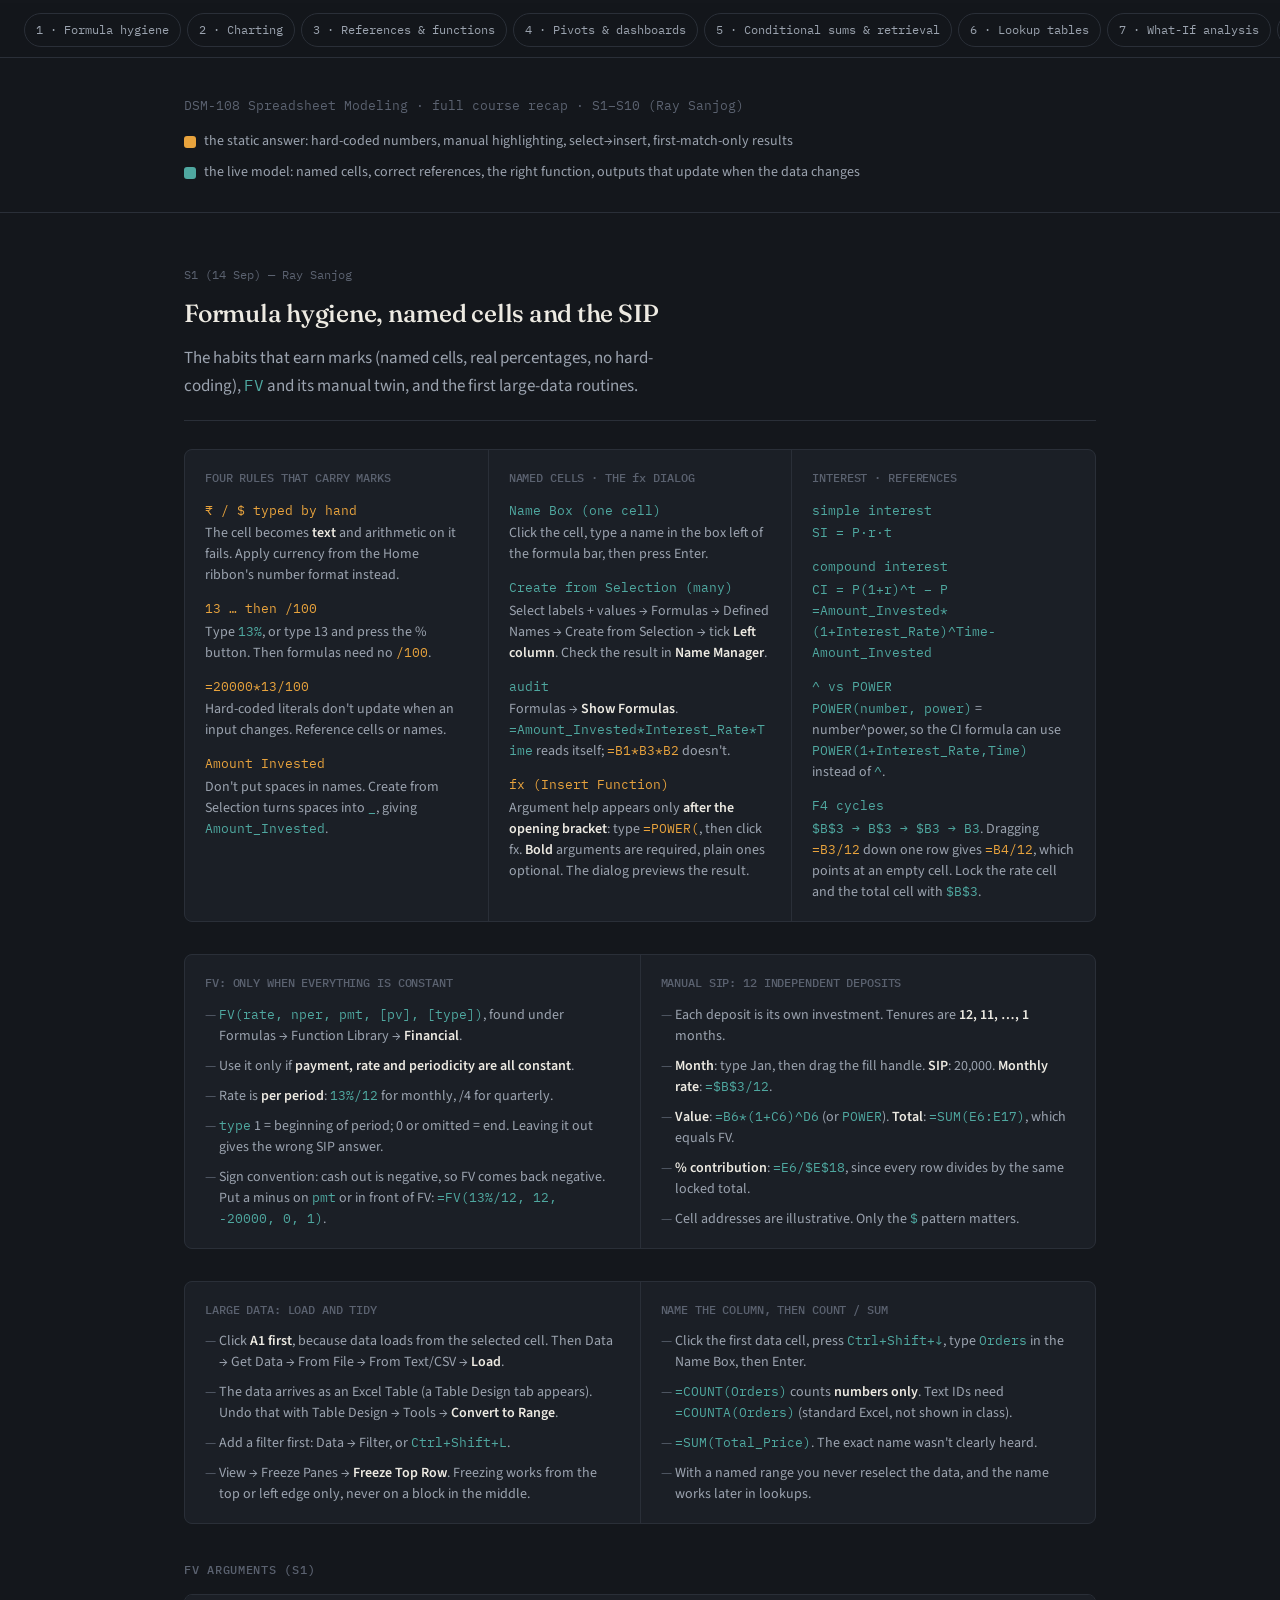
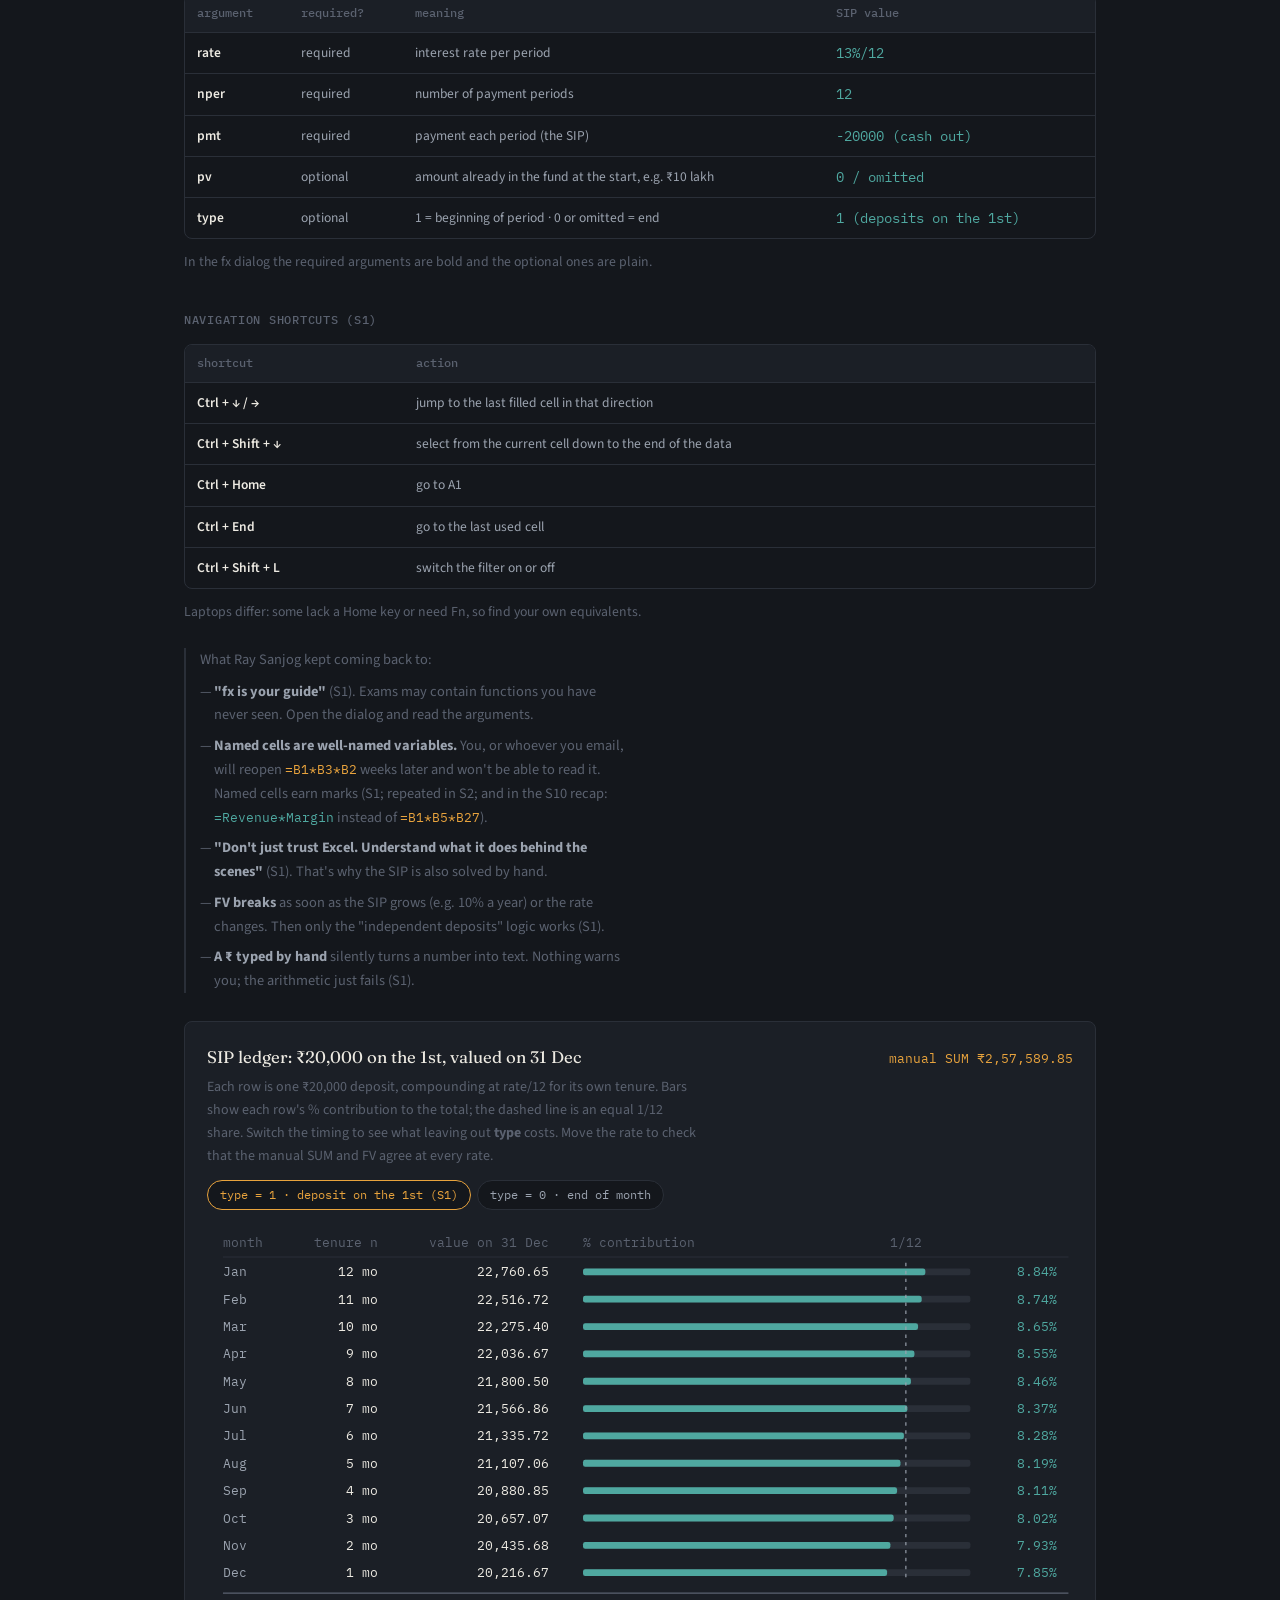
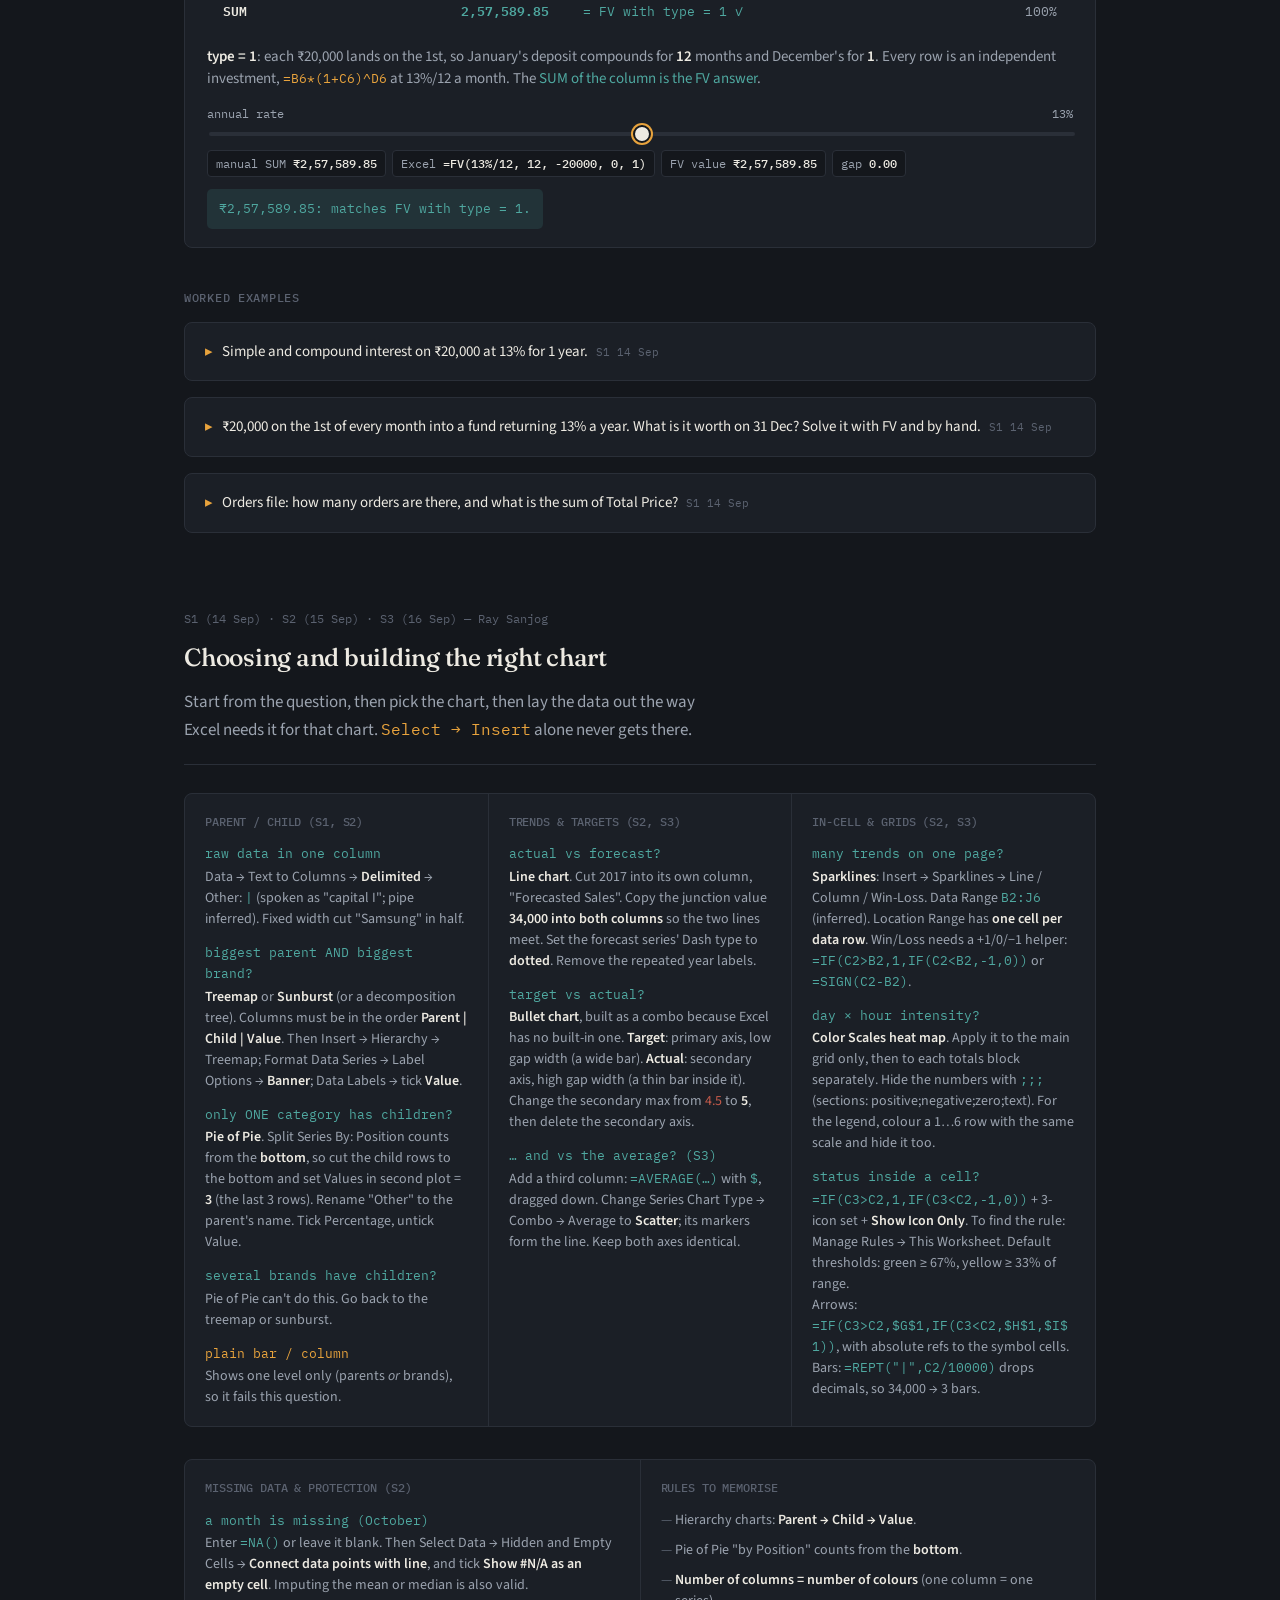
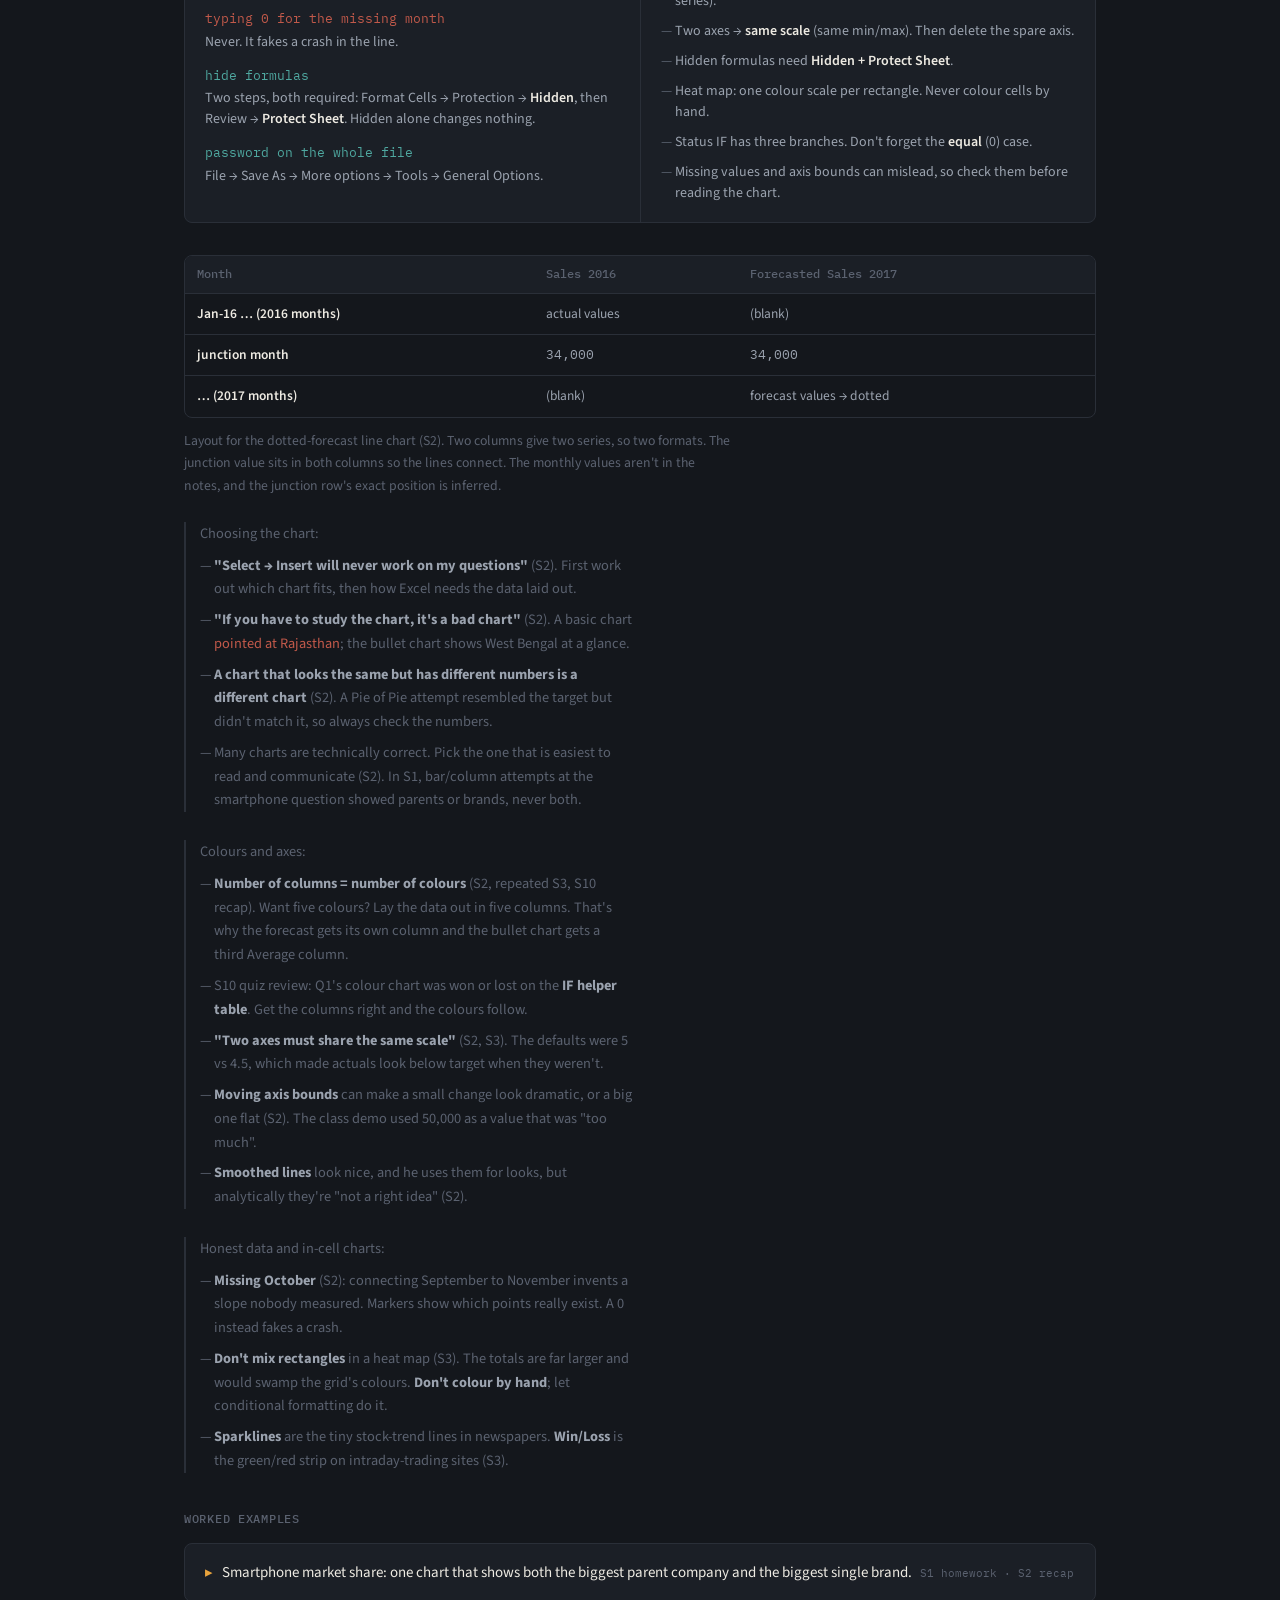
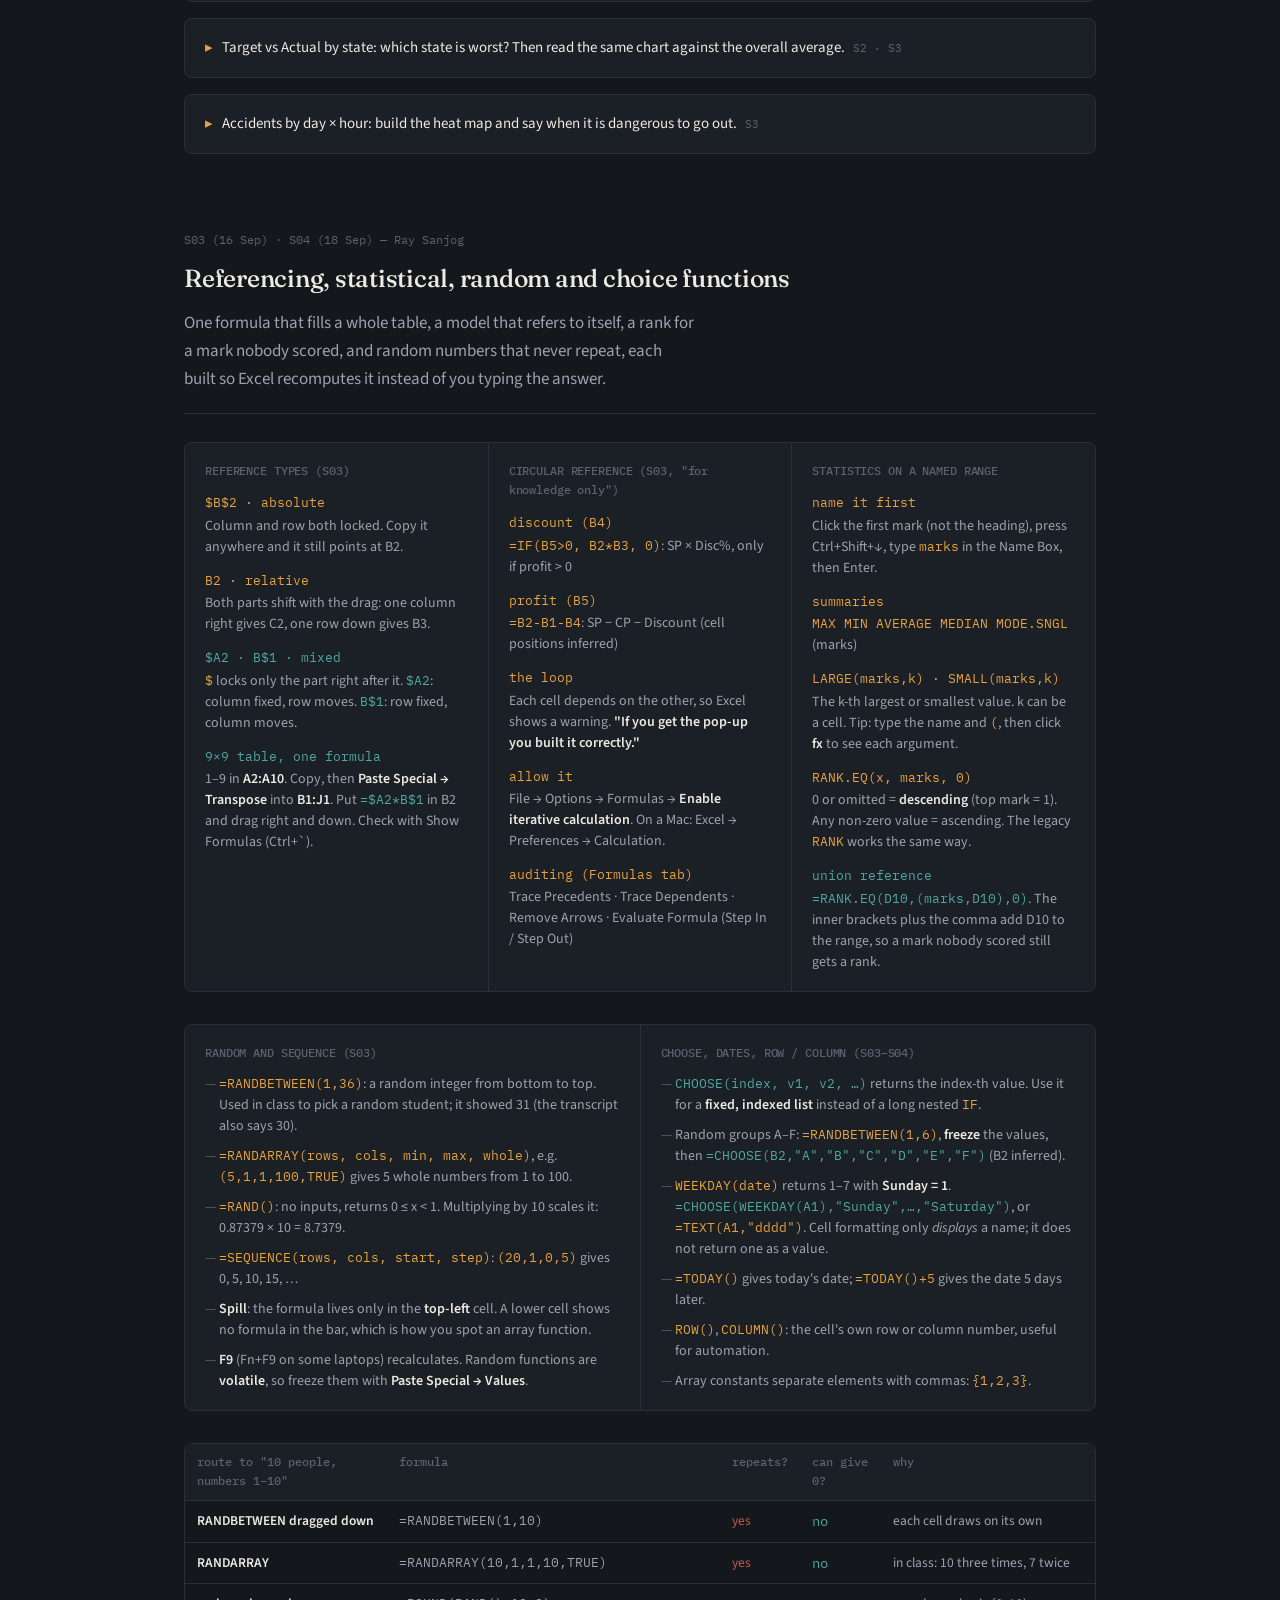
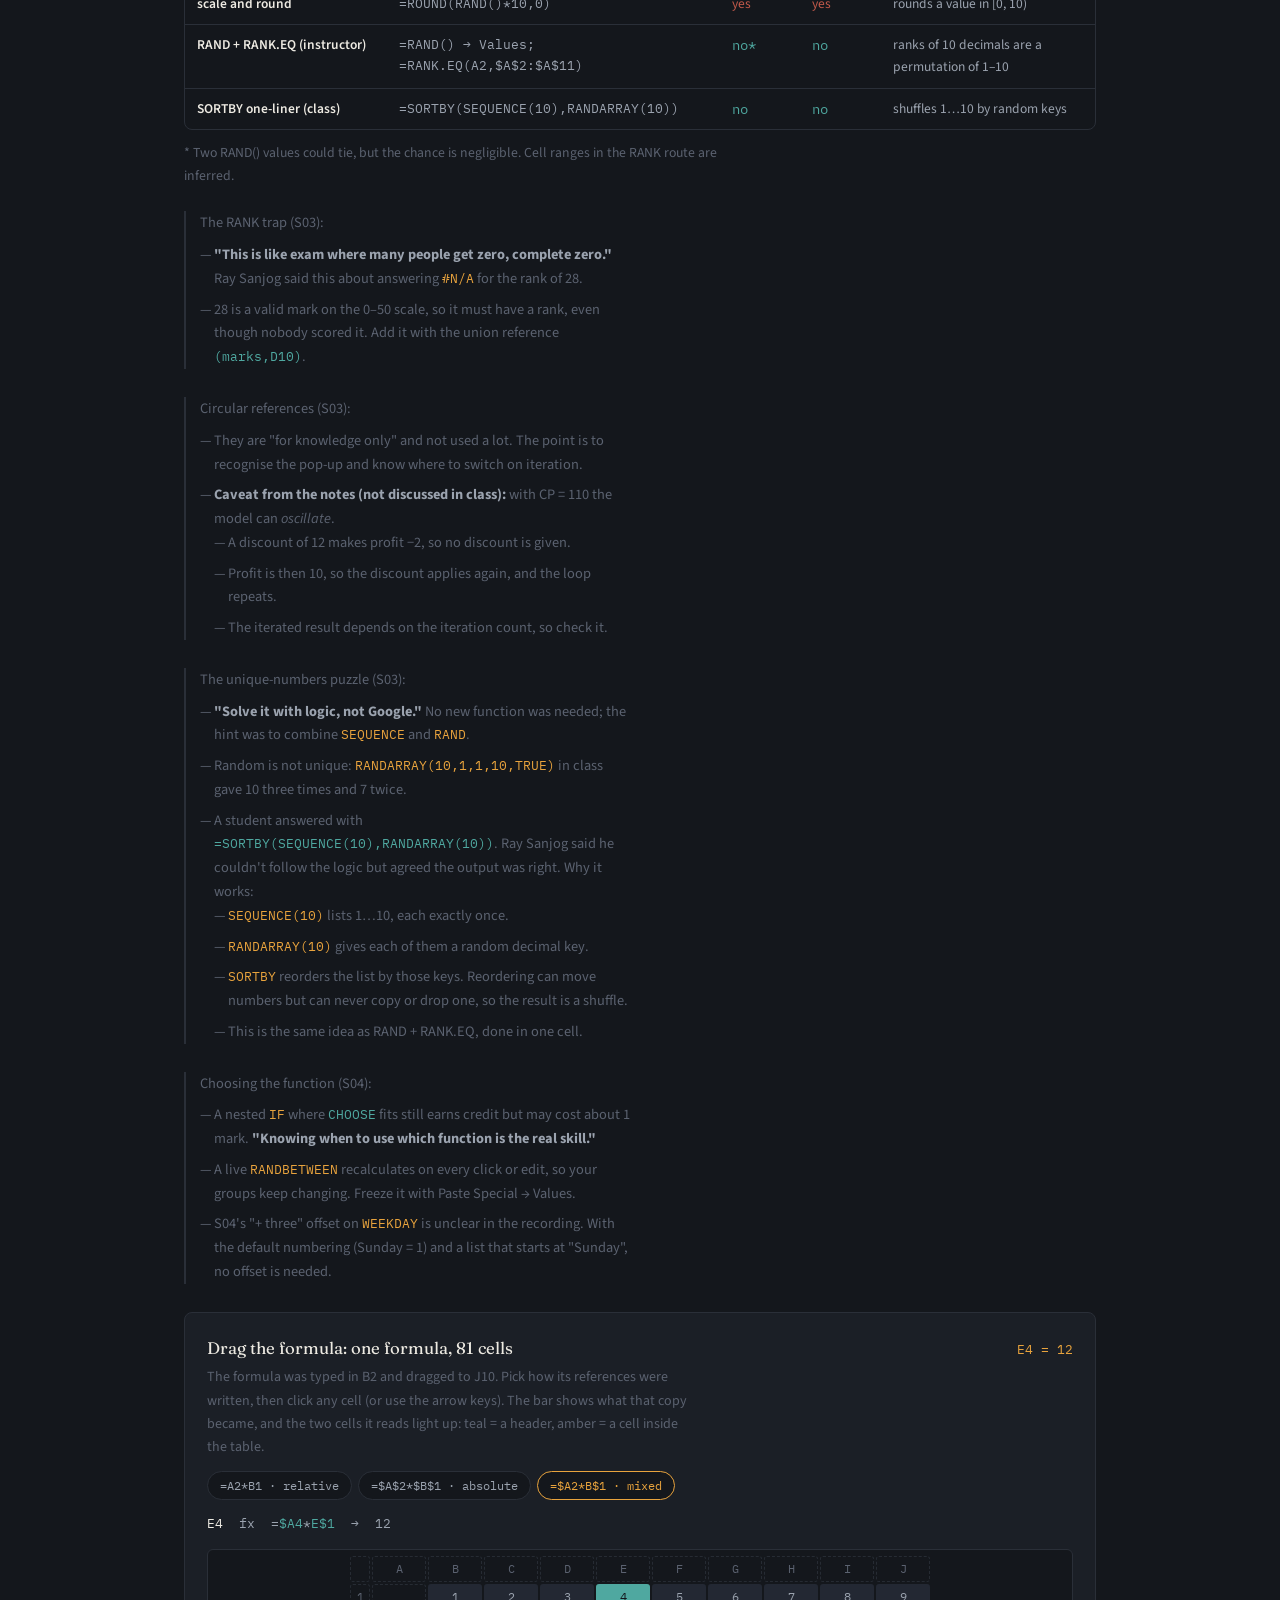
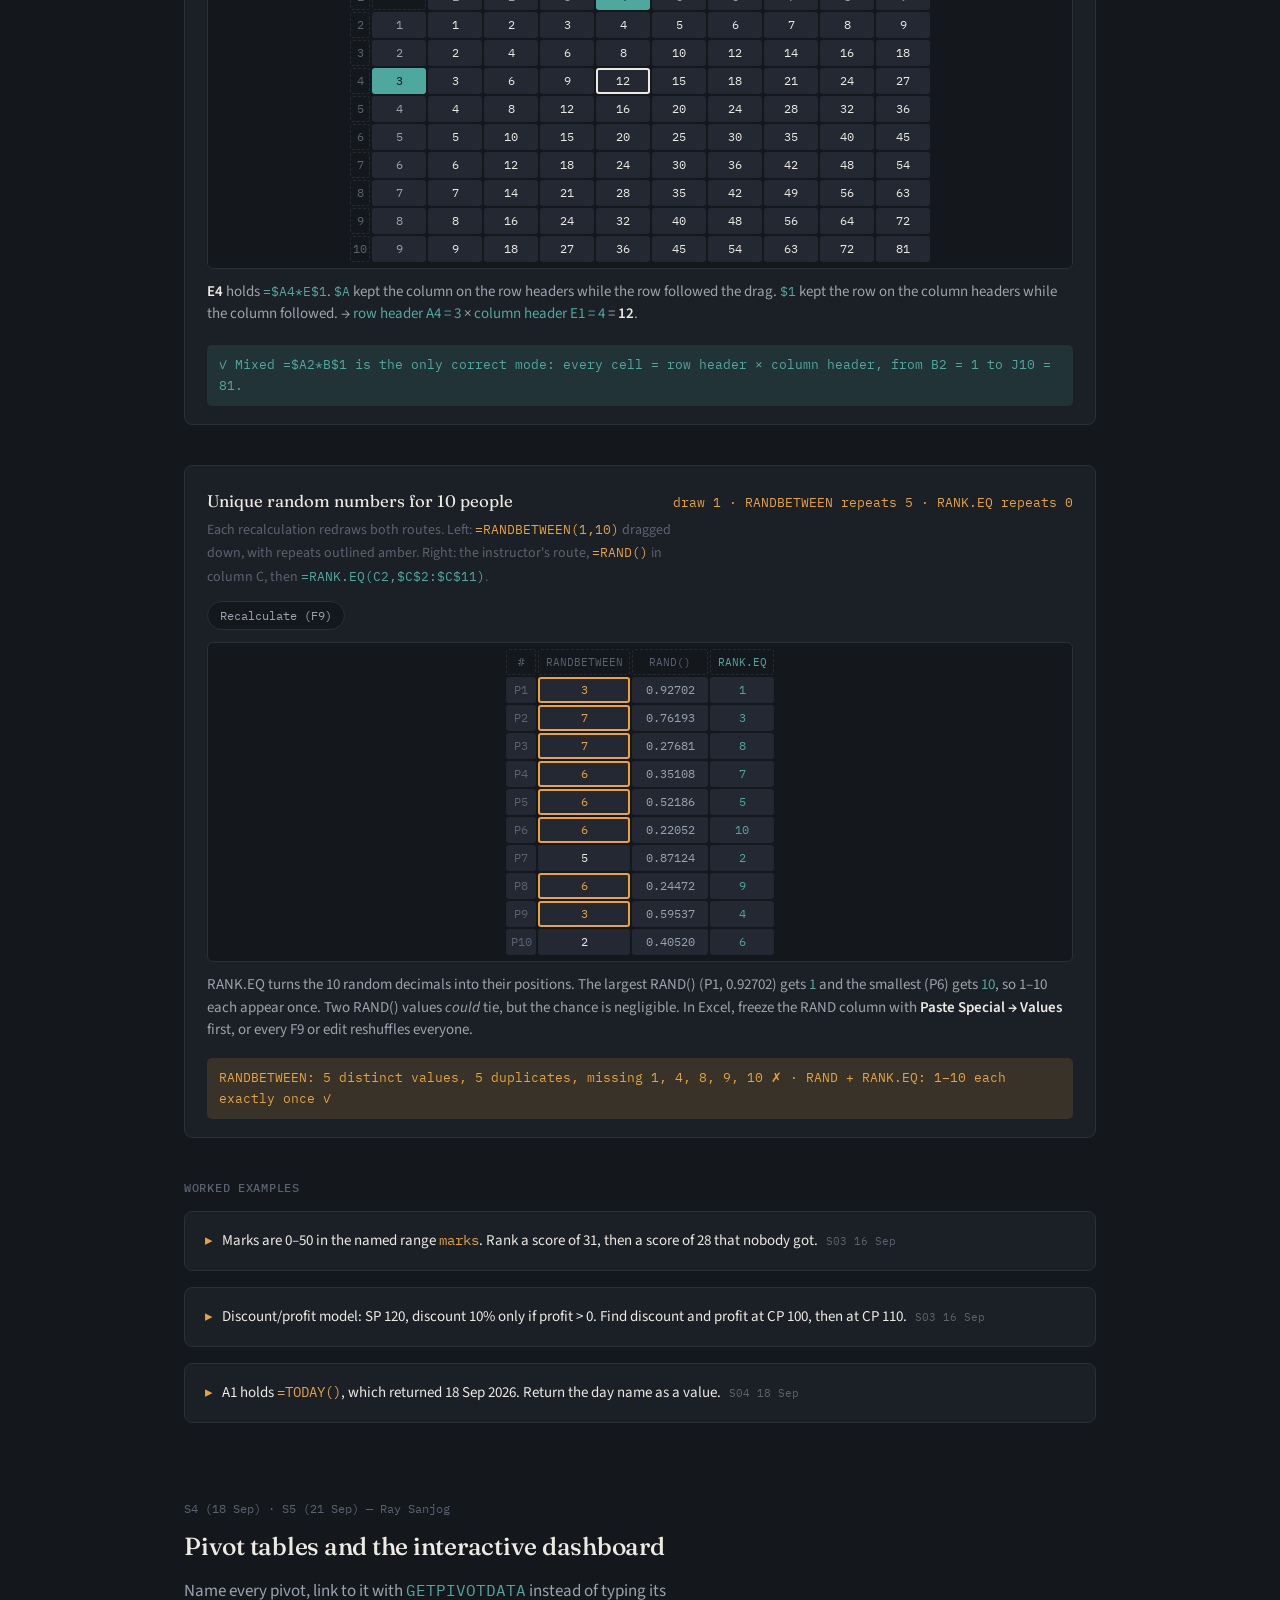
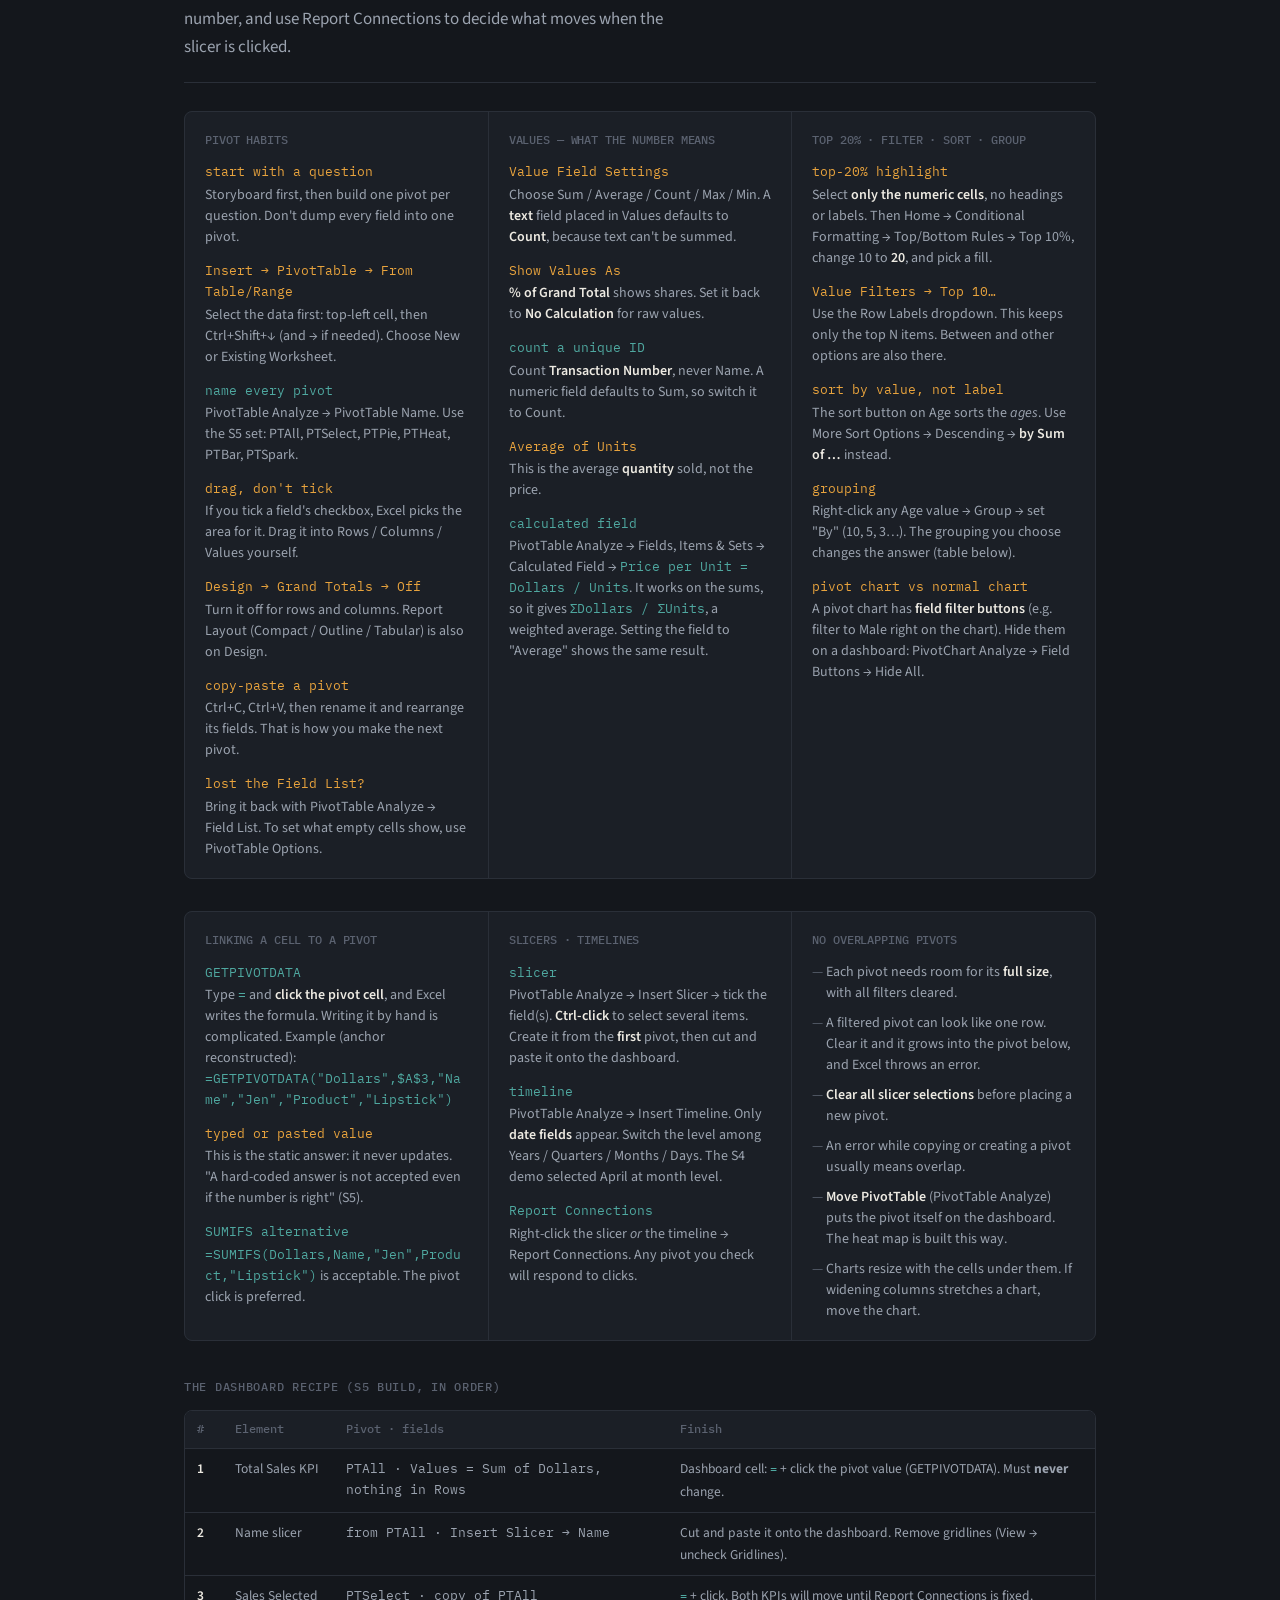
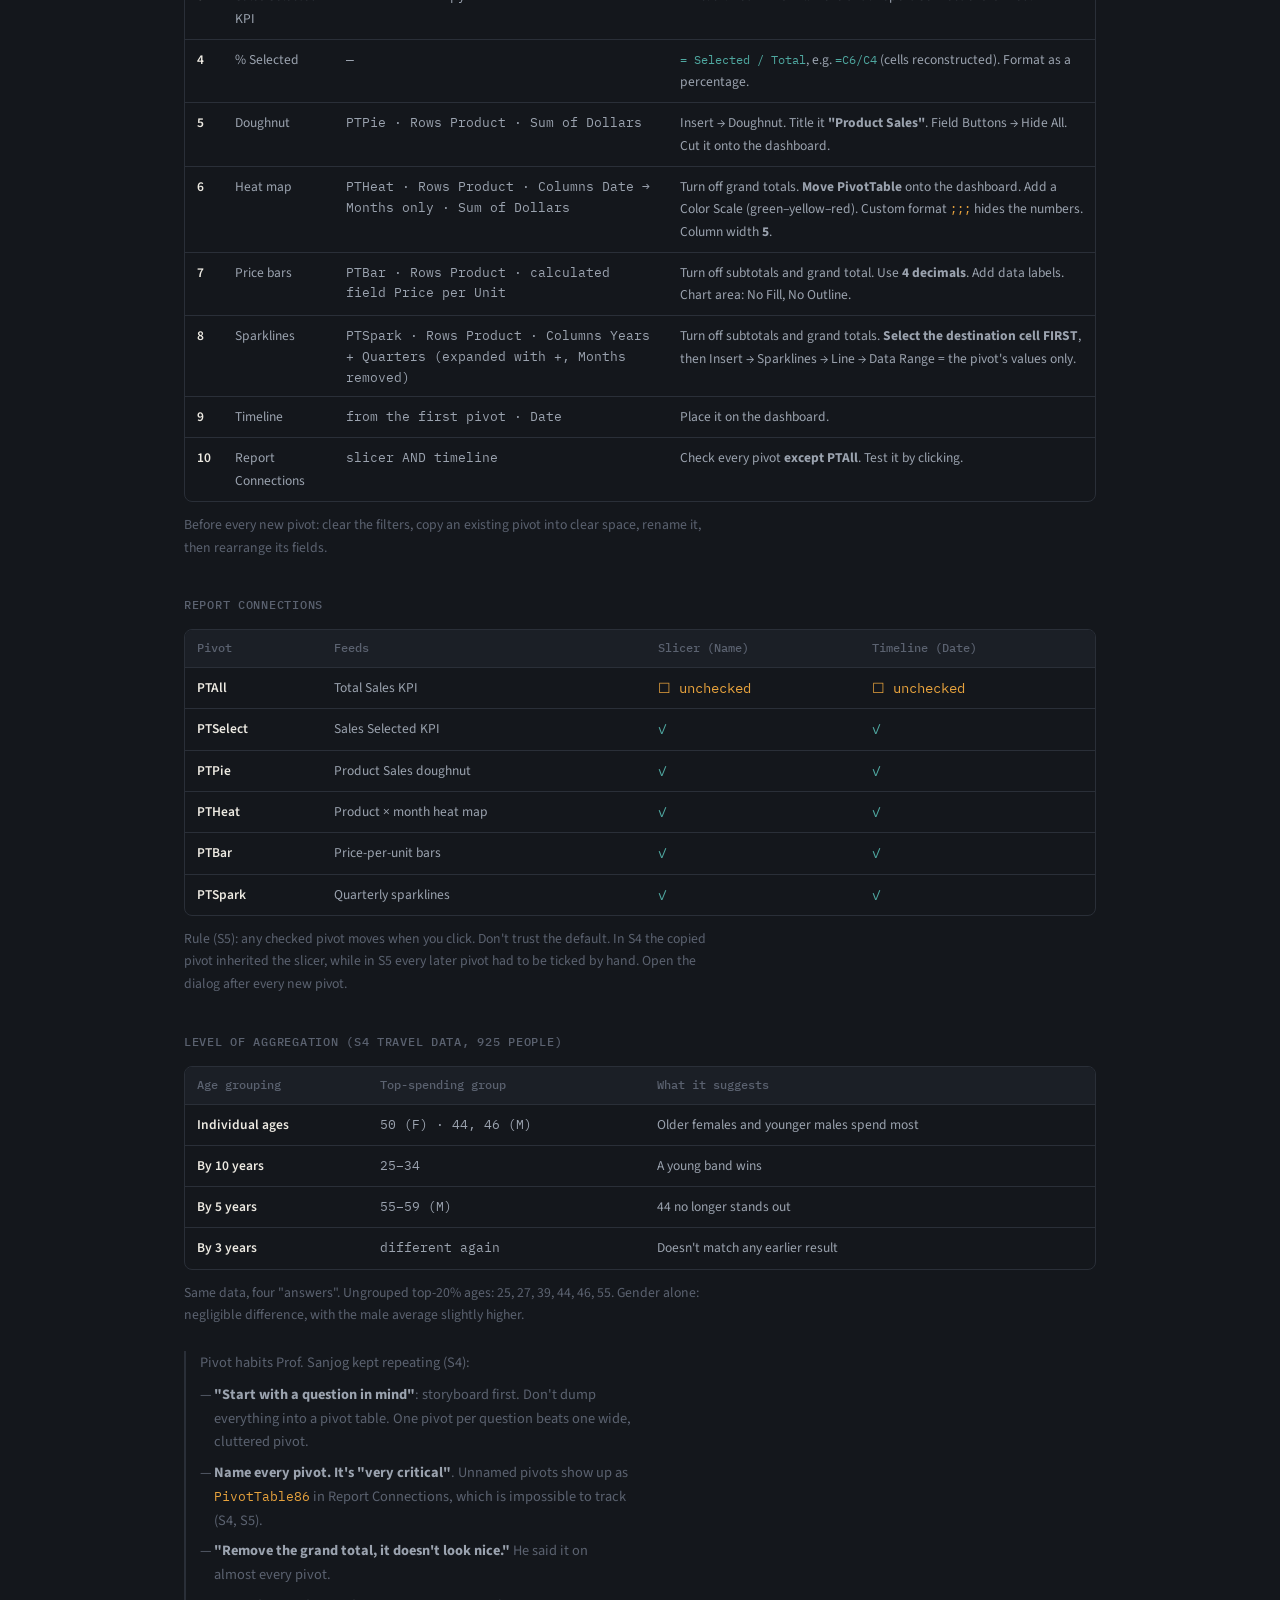
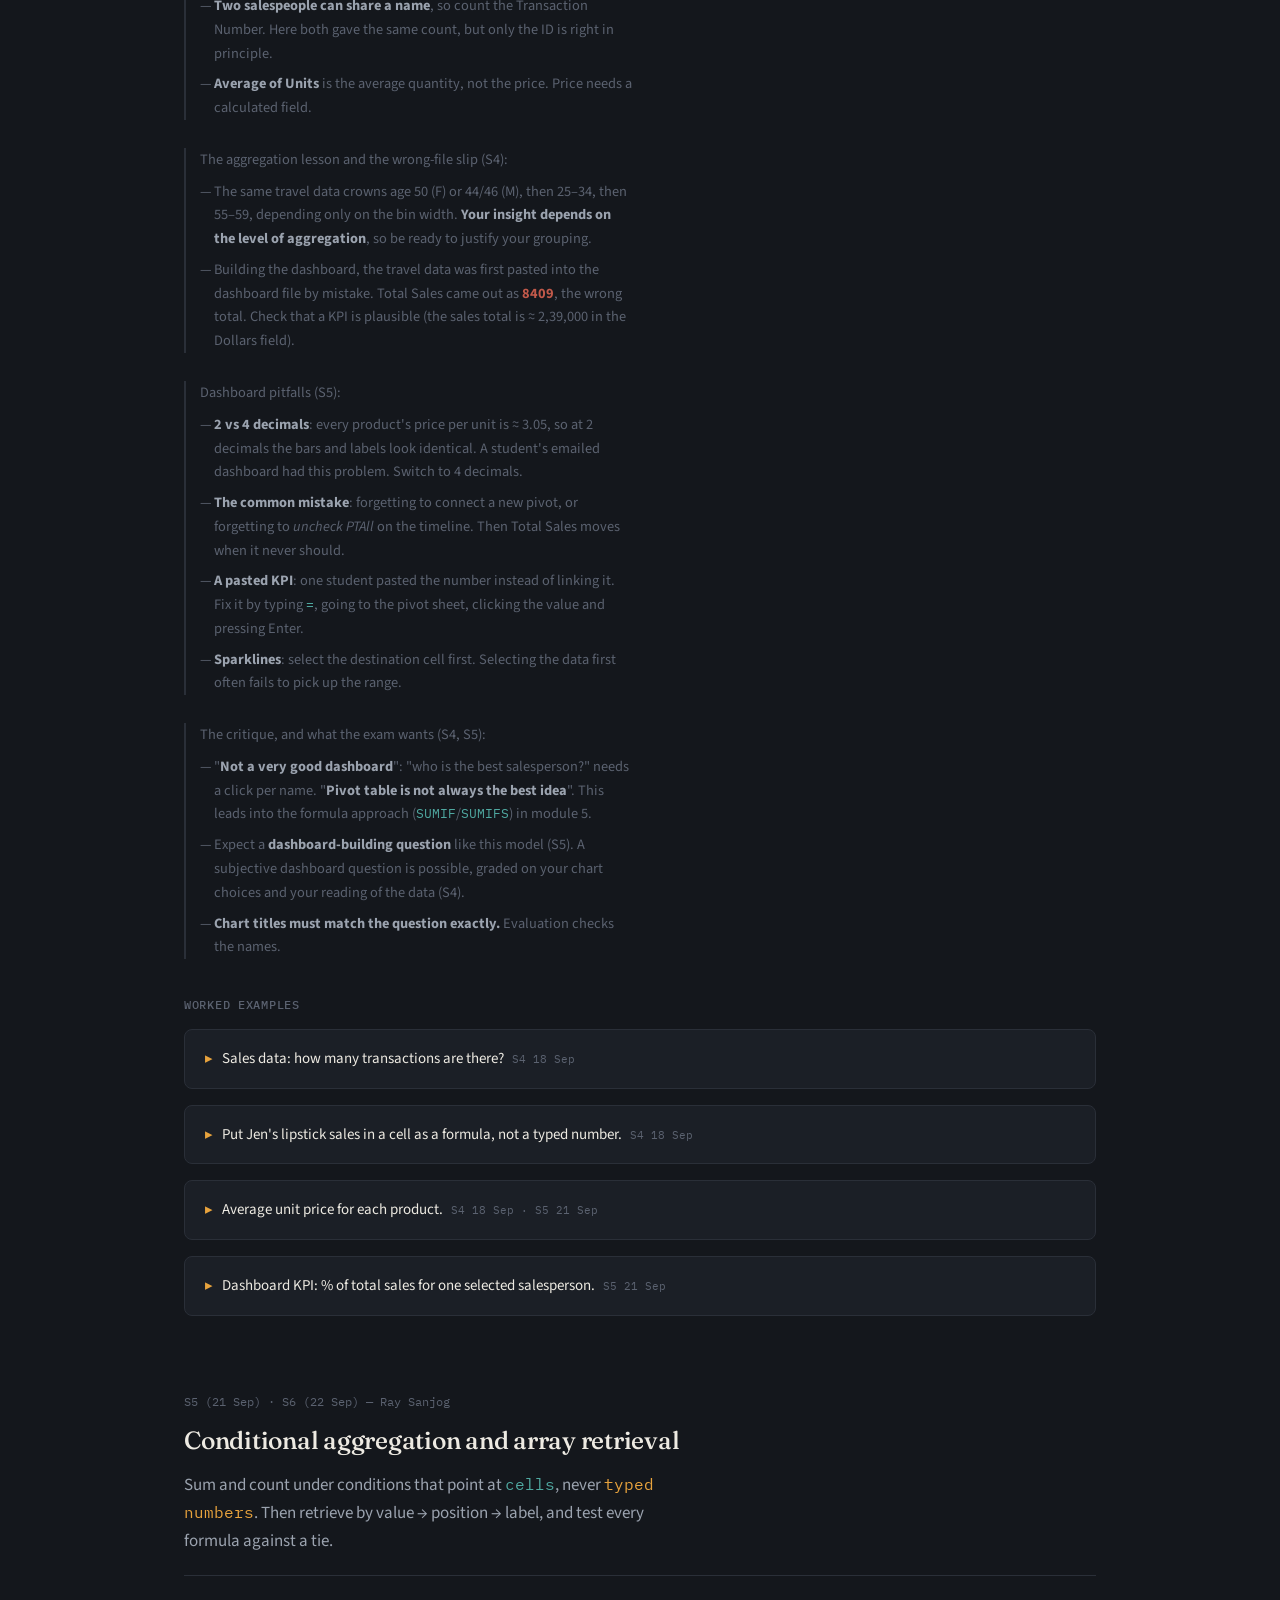
<file: term1/dsm108-spreadsheet-modeling/recap/course-recap.html>
<!DOCTYPE html>
<html lang="en">
<head>
<meta charset="UTF-8">
<meta name="viewport" content="width=device-width, initial-scale=1.0">
<title>DSM-108 Full Course Recap</title>
<link rel="preconnect" href="https://fonts.googleapis.com">
<link rel="preconnect" href="https://fonts.gstatic.com" crossorigin>
<link href="https://fonts.googleapis.com/css2?family=Fraunces:ital,opsz,wght@0,9..144,400;0,9..144,500;0,9..144,600;1,9..144,500&family=Source+Sans+3:wght@400;500;600&family=IBM+Plex+Mono:wght@400;500&display=swap" rel="stylesheet">
<style>
  :root{
    --bg:#14171C; --panel:#1B1F26; --ink:#EDEAE2; --ink-dim:#9BA3AF; --ink-faint:#5B6270;
    --line:#2A2F38; --amber:#E8A33D; --amber-dim:#7A5B2C; --teal:#4FA8A0; --teal-dim:#2F5C57;
    --rust:#C1594A; --maxw:680px; --wide:960px;
    --ease:cubic-bezier(.45,0,.2,1); --dur:.55s;
  }
  *{box-sizing:border-box;}
  [hidden]{display:none !important;}
  html{background:var(--bg);}
  body{margin:0; background:var(--bg); color:var(--ink); font-family:'Source Sans 3',sans-serif; font-size:17px; line-height:1.65; -webkit-font-smoothing:antialiased;}
  ::selection{background:var(--amber-dim); color:var(--ink);}
  h1,h2,h3{font-family:'Fraunces',serif; font-weight:500; letter-spacing:-0.01em; color:var(--ink);}
  .wrap{max-width:var(--maxw); margin:0 auto; padding:0 24px;}
  .wrap-wide{max-width:var(--wide); margin:0 auto; padding:0 24px;}
  code{font-family:'IBM Plex Mono',monospace; color:var(--amber); font-size:0.92em; overflow-wrap:anywhere;}
  code.t{color:var(--teal);}
  .katex{position:relative;}
  .katex .katex-mathml{width:1px; height:1px; overflow:hidden; left:0; top:0;}

  /* ---------- page chrome ---------- */
  .progress{position:fixed; top:0; left:0; height:3px; width:0%; background:linear-gradient(90deg,var(--teal),var(--amber)); z-index:50; transition:width .1s linear;}
  section{scroll-margin-top:54px;}
  nav.jumpnav{position:sticky; top:3px; z-index:40; background:rgba(20,23,28,.92); backdrop-filter:blur(6px); border-bottom:1px solid var(--line); padding:10px 24px; display:flex; gap:6px; overflow-x:auto; scrollbar-width:none;}
  nav.jumpnav::-webkit-scrollbar{display:none;}
  nav.jumpnav a{font-family:'IBM Plex Mono',monospace; font-size:12px; color:var(--ink-dim); text-decoration:none; white-space:nowrap; padding:6px 11px; border-radius:20px; border:1px solid var(--line); flex:none; transition:color .15s,border-color .15s;}
  nav.jumpnav a:hover, nav.jumpnav a:focus-visible{color:var(--ink); border-color:var(--amber);}
  header.hero{padding:40px 0 28px; border-bottom:1px solid var(--line);}
  .kicker{font-family:'IBM Plex Mono',monospace; font-size:13px; color:var(--ink-faint); margin:0;}
  .legend{display:flex; flex-wrap:wrap; gap:8px 20px; margin:14px 0 0; font-size:14px; color:var(--ink-dim);}
  .legend span{display:inline-flex; align-items:center; gap:8px;}
  .swatch{width:12px; height:12px; border-radius:3px; flex:none;}

  .module{padding:52px 0 8px;}
  .module-head{border-bottom:1px solid var(--line); padding-bottom:20px; margin-bottom:28px;}
  .module-tag{font-family:'IBM Plex Mono',monospace; font-size:12px; color:var(--ink-faint); margin:0 0 8px;}
  .module h2{font-size:1.55rem; margin:0 0 10px;}
  .module .lede{color:var(--ink-dim); max-width:64ch; margin:0;}
  h3.sub{font-family:'IBM Plex Mono',monospace; font-size:12px; font-weight:500; color:var(--ink-faint); letter-spacing:.06em; margin:36px 0 14px;}

  /* ---------- cheat cards ---------- */
  .cheat-grid{display:grid; grid-template-columns:repeat(3,1fr); gap:1px; background:var(--line); border:1px solid var(--line); border-radius:8px; overflow:hidden; margin-bottom:32px;}
  .cheat-grid.two{grid-template-columns:repeat(2,1fr);}
  .cheat-card{background:var(--panel); padding:18px 20px; min-width:0;}
  .cheat-card h3{font-family:'IBM Plex Mono',monospace; font-size:12px; font-weight:500; color:var(--ink-faint); margin:0 0 12px;}
  .cheat-card dl{margin:0;}
  .cheat-card dt{font-family:'IBM Plex Mono',monospace; font-size:13px; color:var(--amber); margin:0 0 2px; overflow-wrap:anywhere;}
  .cheat-card dt.t{color:var(--teal);}
  .cheat-card dd{margin:0 0 12px; font-size:14px; color:var(--ink-dim); line-height:1.5;}
  .cheat-card dd:last-child{margin-bottom:0;}
  .cheat-card ul, .note ul{margin:0; padding:0; list-style:none;}
  .cheat-card li{font-size:14px; color:var(--ink-dim); margin:0 0 9px; padding-left:14px; position:relative; line-height:1.5;}
  .cheat-card li:last-child, .note li:last-child{margin-bottom:0;}
  .cheat-card li::before, .note li::before{content:'—'; position:absolute; left:0; color:var(--ink-faint);}
  .cheat-card strong{color:var(--ink); font-weight:600;}
  .cheat-card .katex-display{margin:6px 0; overflow-x:auto; overflow-y:hidden;}
  @media (max-width:760px){.cheat-grid,.cheat-grid.two{grid-template-columns:1fr;}}

  /* ---------- tables ---------- */
  .table-wrap{overflow-x:auto; border:1px solid var(--line); border-radius:8px; margin:0 0 24px;}
  table.dt{border-collapse:collapse; width:100%; font-size:13.5px; min-width:600px;}
  table.dt th, table.dt td{padding:9px 12px; border-bottom:1px solid var(--line); text-align:left; vertical-align:top; color:var(--ink-dim);}
  table.dt th{font-family:'IBM Plex Mono',monospace; font-size:11.5px; font-weight:500; color:var(--ink-faint); background:var(--panel);}
  table.dt td:first-child{color:var(--ink); font-weight:600;}
  table.dt tr:last-child td{border-bottom:none;}
  table.dt td.o1{color:var(--teal); font-family:'IBM Plex Mono',monospace;}
  table.dt td.on{color:var(--amber); font-family:'IBM Plex Mono',monospace;}
  table.dt td.mono{font-family:'IBM Plex Mono',monospace; font-size:12.5px;}
  .table-key{font-size:0.86rem; color:var(--ink-faint); max-width:78ch; margin:-12px 0 24px;}
  .xtag{display:inline-block; font-family:'IBM Plex Mono',monospace; font-size:10.5px; font-weight:500; color:var(--ink-faint); border:1px solid var(--line); border-radius:10px; padding:0 7px; margin-left:4px; vertical-align:1px;}

  /* ---------- intuition callout ---------- */
  .note{font-size:0.9rem; color:var(--ink-faint); max-width:64ch; border-left:2px solid var(--line); padding-left:14px; margin:0 0 28px;}
  .note p{margin:0 0 8px;} .note p:last-child{margin-bottom:0;}
  .note li{margin:0 0 7px; padding-left:14px; position:relative;}
  .note strong{color:var(--ink-dim);}

  /* ---------- panels ---------- */
  .panel{background:var(--panel); border:1px solid var(--line); border-radius:8px; padding:22px 22px 18px; margin:0 0 40px;}
  .panel-head{display:flex; justify-content:space-between; align-items:baseline; gap:8px 16px; margin-bottom:4px; flex-wrap:wrap;}
  .panel-title{font-family:'Fraunces',serif; font-size:1.05rem; color:var(--ink);}
  .panel-sub{font-size:14px; color:var(--ink-faint); margin:0 0 12px; max-width:70ch;}
  .readout{font-family:'IBM Plex Mono',monospace; font-size:13px; color:var(--amber); text-align:right;}
  svg.chart{width:100%; height:auto; display:block; margin:14px 0 8px; overflow:visible;}
  .tick{font-family:'IBM Plex Mono',monospace; font-size:11px; fill:var(--ink-faint);}
  .axislabel{font-family:'IBM Plex Mono',monospace; font-size:12px; fill:var(--ink-faint);}
  svg.chart.narrow .tick{font-size:15px;} svg.chart.narrow .axislabel{font-size:15px;}
  .gridline{stroke:var(--line); stroke-width:1;}
  .axis{stroke:var(--ink-faint); stroke-width:1;}
  .controls{display:flex; flex-wrap:wrap; gap:14px 20px; align-items:center; margin-top:10px;}
  .controls[hidden]{display:none;}
  .slider-group{display:flex; flex-direction:column; gap:6px; flex:1; min-width:180px;}
  .slider-label{font-family:'IBM Plex Mono',monospace; font-size:12px; color:var(--ink-dim); display:flex; justify-content:space-between;}
  input[type=range]{-webkit-appearance:none; appearance:none; width:100%; height:4px; border-radius:2px; background:var(--line); outline:none; cursor:pointer;}
  input[type=range]::-webkit-slider-thumb{-webkit-appearance:none; appearance:none; width:18px; height:18px; border-radius:50%; background:var(--ink); border:2px solid var(--bg); box-shadow:0 0 0 2px var(--amber); cursor:pointer;}
  input[type=range]::-moz-range-thumb{width:18px; height:18px; border-radius:50%; background:var(--ink); border:2px solid var(--bg); box-shadow:0 0 0 2px var(--amber); cursor:pointer;}
  .verdict{font-family:'IBM Plex Mono',monospace; font-size:13px; padding:9px 12px; border-radius:5px; margin-top:12px; display:inline-block;}
  .verdict.good{background:rgba(79,168,160,.14); color:var(--teal);}
  .verdict.warn{background:rgba(232,163,61,.14); color:var(--amber);}
  .verdict.eq{background:rgba(237,234,226,.08); color:var(--ink);}
  .verdict.bad{background:rgba(193,89,74,.16); color:var(--rust);}
  .btn{font-family:'IBM Plex Mono',monospace; font-size:12px; color:var(--ink-dim); background:var(--bg); border:1px solid var(--line); border-radius:16px; padding:6px 12px; cursor:pointer; line-height:1.3;}
  .btn:hover:not(:disabled){border-color:var(--amber); color:var(--ink);}
  .btn:disabled{opacity:.35; cursor:default;}
  .btn.on{border-color:var(--amber); color:var(--amber);}
  .presets{display:flex; flex-wrap:wrap; gap:6px; margin:4px 0 12px;}
  .field{font-family:'IBM Plex Mono',monospace; font-size:12px; color:var(--ink-dim); display:inline-flex; align-items:center; gap:6px;}
  .field input[type=text], .field input[type=number], .field select{font-family:'IBM Plex Mono',monospace; font-size:13px; color:var(--ink); background:var(--bg); border:1px solid var(--line); border-radius:5px; padding:5px 8px;}
  .field input[type=number]{width:62px;}
  .field input[type=text]{width:190px;}
  .field input:focus, .field select:focus{outline:none; border-color:var(--amber);}

  /* ---------- animated visualizers ---------- */
  .viz-body{display:grid; grid-template-columns:minmax(0,1fr) 310px; gap:16px; align-items:start;}
  .viz-body > *{min-width:0;}
  .viz-body.wide-side{grid-template-columns:minmax(0,1fr) 340px;}
  @media (max-width:820px){.viz-body,.viz-body.wide-side{grid-template-columns:1fr;}}
  .viz-body.stacked{grid-template-columns:1fr;}
  .viz-body.stacked .side{display:grid; grid-template-columns:minmax(0,1fr) minmax(0,280px); gap:10px; align-items:start;}
  @media (max-width:700px){.viz-body.stacked .side{grid-template-columns:1fr;}}
  .stage-scroll{scrollbar-color:#3A414D transparent; scrollbar-width:thin; overflow-x:auto; overflow-y:hidden; border-radius:6px; background:var(--bg); border:1px solid var(--line);}
  .stage{position:relative; margin:0 auto;}
  .side{display:flex; flex-direction:column; gap:10px; min-width:0;}
  pre.pcode{scrollbar-color:#3A414D transparent; scrollbar-width:thin; margin:0; background:var(--bg); border:1px solid var(--line); border-radius:6px; padding:10px 0; font-family:'IBM Plex Mono',monospace; font-size:11.5px; line-height:1.6; color:var(--ink-faint); overflow-x:auto;}
  pre.pcode .ln{display:block; padding:0 12px 0 10px; border-left:3px solid transparent; white-space:pre; transition:background .25s,color .25s,border-color .25s;}
  pre.pcode .ln.on{background:rgba(232,163,61,.13); border-left-color:var(--amber); color:var(--ink);}
  pre.pcode .ln.bad{background:rgba(193,89,74,.16); border-left-color:var(--rust); color:var(--ink);}
  .vars{display:flex; flex-wrap:wrap; gap:6px;}
  .vars span{font-family:'IBM Plex Mono',monospace; font-size:12px; color:var(--ink-dim); background:var(--bg); border:1px solid var(--line); border-radius:4px; padding:3px 8px;}
  .vars span b{color:var(--ink); font-weight:500;}
  .vars span.chg{animation:varflash 1s var(--ease);}
  @keyframes varflash{0%{border-color:var(--amber); background:rgba(232,163,61,.25);} 100%{border-color:var(--line); background:var(--bg);}}
  .caption{font-size:15px; color:var(--ink-dim); min-height:3.2em; margin:12px 0 4px; line-height:1.5;}
  .caption b{color:var(--ink); font-weight:600;}
  .caption .a{color:var(--amber);} .caption .t{color:var(--teal);} .caption .r{color:var(--rust);}
  .caption code{font-size:.88em;}
  .transport{display:flex; flex-wrap:wrap; align-items:center; gap:6px; margin-top:8px;}
  .transport .btn{min-width:44px; padding:7px 12px;}
  .transport .btn.play{min-width:84px; color:var(--ink); border-color:var(--amber-dim);}
  .transport .ctr{font-family:'IBM Plex Mono',monospace; font-size:12px; color:var(--ink-faint); margin-left:6px;}
  .transport .bar{flex:1; min-width:80px; height:3px; background:var(--line); border-radius:2px; overflow:hidden; margin-left:6px;}
  .transport .bar i{display:block; height:100%; width:0; background:var(--amber); transition:width .3s var(--ease);}
  .hint{font-size:12px; color:var(--ink-faint); font-family:'IBM Plex Mono',monospace; margin:6px 0 0;}

  /* moving pieces: everything that moves uses left/top/opacity transitions,
     so the resting DOM is always the correct frame (print, thumbnails, hidden panes) */
  .mv{position:absolute; transition:left var(--dur) var(--ease), top var(--dur) var(--ease), opacity .4s var(--ease), transform var(--dur) var(--ease), background-color .3s, border-color .3s, color .3s;}
  .cell{display:flex; align-items:center; justify-content:center; font-family:'IBM Plex Mono',monospace; font-size:16px; color:var(--ink); background:#20252E; border:1.5px solid #3A414D; border-radius:6px;}
  .cell.cmp{border-color:var(--amber); color:var(--amber); background:rgba(232,163,61,.12);}
  .cell.swap{border-color:var(--amber); color:var(--bg); background:var(--amber);}
  .cell.done{border-color:var(--teal-dim); color:var(--teal); background:rgba(79,168,160,.10);}
  .cell.hit{border-color:var(--teal); color:var(--bg); background:var(--teal);}
  .cell.ghost{opacity:0;}
  .cell.bad{border-color:var(--rust); color:var(--rust); background:rgba(193,89,74,.14);}
  .slotlbl{position:absolute; font-family:'IBM Plex Mono',monospace; font-size:11px; color:var(--ink-faint); text-align:center;}
  .ptr{position:absolute; font-family:'IBM Plex Mono',monospace; font-size:12px; font-weight:500; white-space:nowrap; text-align:center; transition:left var(--dur) var(--ease), top var(--dur) var(--ease), opacity .3s;}
  .ptr.a{color:var(--amber);} .ptr.t{color:var(--teal);} .ptr.i{color:var(--ink);} .ptr.r{color:var(--rust);}
  .ptr .arw{display:block; font-size:13px; line-height:1;}
  .band{position:absolute; border-radius:8px; transition:left var(--dur) var(--ease), width var(--dur) var(--ease), opacity .3s;}
  .band.sorted{background:rgba(79,168,160,.08); border:1px dashed var(--teal-dim);}
  .band.win{border:2px solid var(--amber); background:transparent;}
  .flash-bad{animation:shake .45s;}
  @keyframes shake{0%,100%{transform:translateX(0);}20%{transform:translateX(-6px);}40%{transform:translateX(6px);}60%{transform:translateX(-4px);}80%{transform:translateX(4px);}}
  @keyframes drawin{from{stroke-dashoffset:var(--len);} to{stroke-dashoffset:0;}}
  @media (prefers-reduced-motion:reduce){
    .mv,.ptr,.band,pre.pcode .ln,.transport .bar i{transition:none !important;}
    .vars span.chg,.flash-bad,path.new{animation:none !important;}
  }

  /* linked-list nodes */
  .node{display:flex; height:40px; font-family:'IBM Plex Mono',monospace; font-size:15px; color:var(--ink); border:1.5px solid #3A414D; border-radius:6px; background:#20252E; overflow:hidden;}
  .node > span{display:flex; align-items:center; justify-content:center;}
  .node .d{flex:1; min-width:0;}
  .node .l{width:18px; background:rgba(255,255,255,.04); border-left:1px solid #3A414D;}
  .node .l.left{border-left:none; border-right:1px solid #3A414D;}
  .node .l::after{content:''; width:5px; height:5px; border-radius:50%; background:var(--ink-faint);}
  .node.header{border-style:dashed; color:var(--ink-faint);}
  .node.header .d{font-size:12px;}
  .node.new{border-color:var(--teal); color:var(--teal);}
  .node.hl{border-color:var(--amber); color:var(--amber);}
  .node.lost{opacity:.3; border-style:dashed;}
  .node.gone{opacity:0;}
  .node.bad{border-color:var(--rust); color:var(--rust);}
  .addr{position:absolute; font-family:'IBM Plex Mono',monospace; font-size:11px; color:var(--ink-faint); text-align:center;}
  .tagnote{position:absolute; font-family:'IBM Plex Mono',monospace; font-size:11px; color:var(--rust); white-space:nowrap;}
  svg.links{position:absolute; left:0; top:0; overflow:visible; pointer-events:none;}
  svg.links > path{fill:none; stroke-width:1.8;}
  svg.links > path.new{stroke-dasharray:var(--len); animation:drawin .6s var(--ease);}
  svg.links text{font-family:'IBM Plex Mono',monospace; font-size:11px;}

  /* index calculator */
  .ixgrid{display:grid; gap:2px; margin:0 auto; width:max-content;}
  .ixgrid div{display:flex; align-items:center; justify-content:center; font-family:'IBM Plex Mono',monospace; border-radius:3px; cursor:pointer; position:relative; transition:background-color .2s, color .2s, box-shadow .2s;}
  .ixgrid div.st{background:#232833; color:var(--ink-faint);}
  .ixgrid div.z{background:transparent; color:#343a45; border:1px dashed #262b33;}
  .ixgrid div.cnt{background:rgba(232,163,61,.22); color:var(--ink);}
  .ixgrid div.tgt{box-shadow:inset 0 0 0 2px var(--amber);}
  .ixgrid div.tgt.cnt{background:var(--amber); color:var(--bg); font-weight:500;}
  .ixgrid div.z.tgt{box-shadow:inset 0 0 0 2px var(--rust);}
  .ixgrid div:hover{box-shadow:inset 0 0 0 1px var(--ink-dim);}
  .ixstrip{display:flex; flex-wrap:wrap; gap:2px; margin:14px 0 4px;}
  .ixstrip span{min-width:30px; height:26px; padding:0 3px; display:flex; align-items:center; justify-content:center; font-family:'IBM Plex Mono',monospace; font-size:10.5px; color:#3b414c; border:1px solid #2a2f38; border-radius:3px; transition:background-color .2s,color .2s;}
  .ixstrip span.cnt{background:rgba(232,163,61,.22); color:var(--ink);}
  .ixstrip span.tgt{background:var(--amber); color:var(--bg);}
  .ixmath{font-family:'IBM Plex Mono',monospace; font-size:13px; color:var(--ink-dim); line-height:1.8; margin-top:10px;}
  .ixmath b{color:var(--amber); font-weight:500;} .ixmath i{color:var(--teal); font-style:normal;}
  .axlbl{font-family:'IBM Plex Mono',monospace; font-size:11px; color:var(--ink-faint); text-align:center; margin:0 0 6px;}

  /* queue ring */
  .ring{position:absolute; border-radius:50%; border:1px dashed #2f3540;}
  .ringcell{position:absolute; width:40px; height:40px; margin:-20px 0 0 -20px; border-radius:50%; display:flex; align-items:center; justify-content:center; font-family:'IBM Plex Mono',monospace; font-size:14px; color:var(--ink); background:#20252E; border:1.5px solid #3A414D; transition:background-color .3s,border-color .3s,color .3s;}
  .ringcell.emp{color:transparent;}
  .ringcell.waste{border-style:dashed; border-color:var(--rust);}
  .ringcell .ix{position:absolute; font-size:10px; color:var(--ink-faint); top:-15px;}
  .ringptr{position:absolute; left:0; top:0; width:0; height:0; transition:transform var(--dur) var(--ease), opacity .3s;}
  .ringptr span{position:absolute; transform:translate(-50%,-50%); font-family:'IBM Plex Mono',monospace; font-size:12px; font-weight:500; white-space:nowrap;}
  .lanehead{position:absolute; font-family:'IBM Plex Mono',monospace; font-size:12px; color:var(--ink-dim);}
  .lanehead b{font-weight:500;}
  .badge{position:absolute; font-family:'IBM Plex Mono',monospace; font-size:12px; padding:3px 8px; border-radius:4px; white-space:nowrap; transition:opacity .3s;}
  .badge.bad{background:rgba(193,89,74,.18); color:var(--rust);}
  .badge.good{background:rgba(79,168,160,.16); color:var(--teal);}
  .badge.eq{background:rgba(237,234,226,.08); color:var(--ink-dim);}

  /* worked examples */
  details.worked{background:var(--panel); border:1px solid var(--line); border-radius:8px; padding:16px 20px; margin:0 0 16px;}
  details.worked summary{cursor:pointer; font-size:15px; color:var(--ink); list-style:none;}
  details.worked summary::-webkit-details-marker{display:none;}
  details.worked summary::before{content:'▸ '; color:var(--amber); font-family:'IBM Plex Mono',monospace;}
  details.worked[open] summary::before{content:'▾ ';}
  details.worked .tag{font-family:'IBM Plex Mono',monospace; font-size:11px; color:var(--ink-faint); margin-left:8px;}
  details.worked ol{margin:12px 0 0; padding-left:22px; color:var(--ink-dim); font-size:15px;}
  details.worked ol li{margin:0 0 6px;}
  details.worked .answer{margin-top:10px; font-family:'IBM Plex Mono',monospace; font-size:13px; color:var(--teal);}
  details.worked pre.code{margin:10px 0 0;}
  pre.code{background:var(--bg); border:1px solid var(--line); border-radius:6px; padding:12px 14px; overflow-x:auto; font-family:'IBM Plex Mono',monospace; font-size:12.5px; line-height:1.55; color:var(--ink); margin:10px 0;}
  pre.code .c{color:var(--ink-faint);} pre.code .k{color:var(--teal);} pre.code .s{color:var(--amber);} pre.code .x{color:var(--rust);}

  footer{border-top:1px solid var(--line); padding:44px 0 80px; color:var(--ink-faint); font-size:0.86rem;}
  @media (max-width:600px){ .module{padding:40px 0 4px;} .panel{padding:16px 14px 14px;} .wrap,.wrap-wide{padding:0 16px;} nav.jumpnav{padding:10px 16px;} table.dt{font-size:12.5px;} .field input[type=text]{width:150px;} }

  @media print{
    @page{ margin:1.3cm; }
    :root{
      --bg:#ffffff; --panel:#f7f6f2; --ink:#161616; --ink-dim:#3d3d3d; --ink-faint:#6b6b6b;
      --line:#cfcbc0; --amber:#a85e0d; --amber-dim:#d9c3a3; --teal:#136b62; --teal-dim:#a9cfc9; --rust:#9a3a2a;
    }
    *{ -webkit-print-color-adjust:exact; print-color-adjust:exact; }
    body{ font-size:11pt; }
    nav.jumpnav, .progress, .btn, .transport, .presets, .hint, .controls{ display:none !important; }
    section{ scroll-margin-top:0; }
    header.hero{ padding:0 0 16px; }
    .module{ padding:28px 0 4px; }
    .cheat-card, .panel, .note, details.worked, pre.code, .table-wrap{ break-inside:avoid; page-break-inside:avoid; }
    h2, .panel-head{ break-after:avoid; page-break-after:avoid; }
    .cell,.node,.ringcell{ background:#fff !important; border-color:#999 !important; color:#161616 !important; }
    .cell.done{ background:#e8f2f0 !important; } .cell.cmp,.cell.swap{ background:#f6ead9 !important; }
    .ixgrid div.st{ background:#eee; color:#555; } .ixgrid div.cnt{ background:#f6ead9; color:#161616; }
    .ixstrip span{ color:#999; } .ixstrip span.cnt{ background:#f6ead9; color:#161616; }
    .stage-scroll{ overflow:hidden; }
    a[href]:after{ content:""; }
    .verdict{ border:1px solid var(--line); }
  }

</style>
</head>
<body>

<div class="progress" id="progress"></div>

<nav class="jumpnav">
  <a href="#m1">1 · Formula hygiene</a>
  <a href="#m2">2 · Charting</a>
  <a href="#m3">3 · References & functions</a>
  <a href="#m4">4 · Pivots & dashboards</a>
  <a href="#m5">5 · Conditional sums & retrieval</a>
  <a href="#m6">6 · Lookup tables</a>
  <a href="#m7">7 · What-If analysis</a>
  <a href="#m8">8 · Controls, macros, ToolPak</a>
</nav>

<header class="hero">
  <div class="wrap-wide">
    <p class="kicker">DSM-108 Spreadsheet Modeling · full course recap · S1–S10 (Ray Sanjog)</p>
    <div class="legend">
      <span><i class="swatch" style="background:var(--amber)"></i>the static answer: hard-coded numbers, manual highlighting, select→insert, first-match-only results</span>
      <span><i class="swatch" style="background:var(--teal)"></i>the live model: named cells, correct references, the right function, outputs that update when the data changes</span>
    </div>
  </div>
</header>

<!-- ============ m1: 1 · Formula hygiene ============ -->
<section class="module" id="m1">
  <div class="wrap-wide">
    <div class="module-head">
      <p class="module-tag">S1 (14 Sep) — Ray Sanjog</p>
      <h2>Formula hygiene, named cells and the SIP</h2>
      <p class="lede">The habits that earn marks (named cells, real percentages, no hard-coding), <code class="t">FV</code> and its manual twin, and the first large-data routines.</p>
    </div>

    <div class="cheat-grid">
      <div class="cheat-card">
        <h3>FOUR RULES THAT CARRY MARKS</h3>
        <dl>
          <dt>₹ / $ typed by hand</dt><dd>The cell becomes <strong>text</strong> and arithmetic on it fails. Apply currency from the Home ribbon's number format instead.</dd>
          <dt>13 … then /100</dt><dd>Type <code class="t">13%</code>, or type 13 and press the % button. Then formulas need no <code>/100</code>.</dd>
          <dt>=20000*13/100</dt><dd>Hard-coded literals don't update when an input changes. Reference cells or names.</dd>
          <dt>Amount Invested</dt><dd>Don't put spaces in names. Create from Selection turns spaces into <code class="t">_</code>, giving <code class="t">Amount_Invested</code>.</dd>
        </dl>
      </div>
      <div class="cheat-card">
        <h3>NAMED CELLS · THE fx DIALOG</h3>
        <dl>
          <dt class="t">Name Box (one cell)</dt><dd>Click the cell, type a name in the box left of the formula bar, then press Enter.</dd>
          <dt class="t">Create from Selection (many)</dt><dd>Select labels + values → Formulas → Defined Names → Create from Selection → tick <strong>Left column</strong>. Check the result in <strong>Name Manager</strong>.</dd>
          <dt class="t">audit</dt><dd>Formulas → <strong>Show Formulas</strong>. <code class="t">=Amount_Invested*Interest_Rate*Time</code> reads itself; <code>=B1*B3*B2</code> doesn't.</dd>
          <dt>fx (Insert Function)</dt><dd>Argument help appears only <strong>after the opening bracket</strong>: type <code>=POWER(</code>, then click fx. <strong>Bold</strong> arguments are required, plain ones optional. The dialog previews the result.</dd>
        </dl>
      </div>
      <div class="cheat-card">
        <h3>INTEREST · REFERENCES</h3>
        <dl>
          <dt class="t">simple interest</dt><dd><code class="t">SI = P·r·t</code></dd>
          <dt class="t">compound interest</dt><dd><code class="t">CI = P(1+r)^t − P</code><br><code class="t">=Amount_Invested*(1+Interest_Rate)^Time-Amount_Invested</code></dd>
          <dt class="t">^ vs POWER</dt><dd><code class="t">POWER(number, power)</code> = number^power, so the CI formula can use <code class="t">POWER(1+Interest_Rate,Time)</code> instead of <code class="t">^</code>.</dd>
          <dt class="t">F4 cycles</dt><dd><code class="t">$B$3 → B$3 → $B3 → B3</code>. Dragging <code>=B3/12</code> down one row gives <code>=B4/12</code>, which points at an empty cell. Lock the rate cell and the total cell with <code class="t">$B$3</code>.</dd>
        </dl>
      </div>
    </div>

    <div class="cheat-grid two">
      <div class="cheat-card">
        <h3>FV: ONLY WHEN EVERYTHING IS CONSTANT</h3>
        <ul>
          <li><code class="t">FV(rate, nper, pmt, [pv], [type])</code>, found under Formulas → Function Library → <strong>Financial</strong>.</li>
          <li>Use it only if <strong>payment, rate and periodicity are all constant</strong>.</li>
          <li>Rate is <strong>per period</strong>: <code class="t">13%/12</code> for monthly, /4 for quarterly.</li>
          <li><code class="t">type</code> 1 = beginning of period; 0 or omitted = end. Leaving it out gives the wrong SIP answer.</li>
          <li>Sign convention: cash out is negative, so FV comes back negative. Put a minus on <code class="t">pmt</code> or in front of FV: <code class="t">=FV(13%/12, 12, -20000, 0, 1)</code>.</li>
        </ul>
      </div>
      <div class="cheat-card">
        <h3>MANUAL SIP: 12 INDEPENDENT DEPOSITS</h3>
        <ul>
          <li>Each deposit is its own investment. Tenures are <strong>12, 11, …, 1</strong> months.</li>
          <li><strong>Month</strong>: type Jan, then drag the fill handle. <strong>SIP</strong>: 20,000. <strong>Monthly rate</strong>: <code class="t">=$B$3/12</code>.</li>
          <li><strong>Value</strong>: <code class="t">=B6*(1+C6)^D6</code> (or <code class="t">POWER</code>). <strong>Total</strong>: <code class="t">=SUM(E6:E17)</code>, which equals FV.</li>
          <li><strong>% contribution</strong>: <code class="t">=E6/$E$18</code>, since every row divides by the same locked total.</li>
          <li>Cell addresses are illustrative. Only the <code class="t">$</code> pattern matters.</li>
        </ul>
      </div>
    </div>

    <div class="cheat-grid two">
      <div class="cheat-card">
        <h3>LARGE DATA: LOAD AND TIDY</h3>
        <ul>
          <li>Click <strong>A1 first</strong>, because data loads from the selected cell. Then Data → Get Data → From File → From Text/CSV → <strong>Load</strong>.</li>
          <li>The data arrives as an Excel Table (a Table Design tab appears). Undo that with Table Design → Tools → <strong>Convert to Range</strong>.</li>
          <li>Add a filter first: Data → Filter, or <code class="t">Ctrl+Shift+L</code>.</li>
          <li>View → Freeze Panes → <strong>Freeze Top Row</strong>. Freezing works from the top or left edge only, never on a block in the middle.</li>
        </ul>
      </div>
      <div class="cheat-card">
        <h3>NAME THE COLUMN, THEN COUNT / SUM</h3>
        <ul>
          <li>Click the first data cell, press <code class="t">Ctrl+Shift+↓</code>, type <code class="t">Orders</code> in the Name Box, then Enter.</li>
          <li><code class="t">=COUNT(Orders)</code> counts <strong>numbers only</strong>. Text IDs need <code class="t">=COUNTA(Orders)</code> (standard Excel, not shown in class).</li>
          <li><code class="t">=SUM(Total_Price)</code>. The exact name wasn't clearly heard.</li>
          <li>With a named range you never reselect the data, and the name works later in lookups.</li>
        </ul>
      </div>
    </div>

    <h3 class="sub">FV ARGUMENTS (S1)</h3>
    <div class="table-wrap">
      <table class="dt">
        <thead><tr><th>argument</th><th>required?</th><th>meaning</th><th>SIP value</th></tr></thead>
        <tbody>
          <tr><td>rate</td><td>required</td><td>interest rate per period</td><td class="o1">13%/12</td></tr>
          <tr><td>nper</td><td>required</td><td>number of payment periods</td><td class="o1">12</td></tr>
          <tr><td>pmt</td><td>required</td><td>payment each period (the SIP)</td><td class="o1">-20000 (cash out)</td></tr>
          <tr><td>pv</td><td>optional</td><td>amount already in the fund at the start, e.g. ₹10 lakh</td><td class="o1">0 / omitted</td></tr>
          <tr><td>type</td><td>optional</td><td>1 = beginning of period · 0 or omitted = end</td><td class="o1">1 (deposits on the 1st)</td></tr>
        </tbody>
      </table>
    </div>
    <p class="table-key">In the fx dialog the required arguments are bold and the optional ones are plain.</p>

    <h3 class="sub">NAVIGATION SHORTCUTS (S1)</h3>
    <div class="table-wrap">
      <table class="dt">
        <thead><tr><th>shortcut</th><th>action</th></tr></thead>
        <tbody>
          <tr><td>Ctrl + ↓ / →</td><td>jump to the last filled cell in that direction</td></tr>
          <tr><td>Ctrl + Shift + ↓</td><td>select from the current cell down to the end of the data</td></tr>
          <tr><td>Ctrl + Home</td><td>go to A1</td></tr>
          <tr><td>Ctrl + End</td><td>go to the last used cell</td></tr>
          <tr><td>Ctrl + Shift + L</td><td>switch the filter on or off</td></tr>
        </tbody>
      </table>
    </div>
    <p class="table-key">Laptops differ: some lack a Home key or need Fn, so find your own equivalents.</p>

    <div class="note">
      <p>What Ray Sanjog kept coming back to:</p>
      <ul>
        <li><strong>"fx is your guide"</strong> (S1). Exams may contain functions you have never seen. Open the dialog and read the arguments.</li>
        <li><strong>Named cells are well-named variables.</strong> You, or whoever you email, will reopen <code>=B1*B3*B2</code> weeks later and won't be able to read it. Named cells earn marks (S1; repeated in S2; and in the S10 recap: <code class="t">=Revenue*Margin</code> instead of <code>=B1*B5*B27</code>).</li>
        <li><strong>"Don't just trust Excel. Understand what it does behind the scenes"</strong> (S1). That's why the SIP is also solved by hand.</li>
        <li><strong>FV breaks</strong> as soon as the SIP grows (e.g. 10% a year) or the rate changes. Then only the "independent deposits" logic works (S1).</li>
        <li><strong>A ₹ typed by hand</strong> silently turns a number into text. Nothing warns you; the arithmetic just fails (S1).</li>
      </ul>
    </div>

    <div class="panel nomath" id="m1Panel">
      <div class="panel-head"><span class="panel-title">SIP ledger: ₹20,000 on the 1st, valued on 31 Dec</span><span class="readout" id="m1Read"></span></div>
      <p class="panel-sub">Each row is one ₹20,000 deposit, compounding at rate/12 for its own tenure. Bars show each row's % contribution to the total; the dashed line is an equal 1/12 share. Switch the timing to see what leaving out <b>type</b> costs. Move the rate to check that the manual SUM and FV agree at every rate.</p>
      <div class="presets" id="m1Pre">
        <button class="btn on" data-p="1">type = 1 · deposit on the 1st (S1)</button>
        <button class="btn" data-p="0">type = 0 · end of month</button>
      </div>
      <svg class="chart" id="m1Chart" viewBox="0 0 760 360" preserveAspectRatio="xMidYMid meet" role="img" aria-label="Twelve monthly SIP deposits with tenure, value on 31 December and percentage contribution"></svg>
      <p class="caption" id="m1Cap"></p>
      <div class="controls">
        <div class="slider-group"><span class="slider-label"><span>annual rate</span><span id="m1RateVal"></span></span><input type="range" id="m1Rate" min="6" max="20" step="0.5" value="13" aria-label="annual rate"></div>
      </div>
      <div class="vars" id="m1Vars" style="margin-top:12px"></div>
      <div id="m1Verdict" class="verdict good"></div>
    </div>

    <h3 class="sub">WORKED EXAMPLES</h3>
    <details class="worked">
      <summary>Simple and compound interest on ₹20,000 at 13% for 1 year.<span class="tag">S1 14 Sep</span></summary>
      <ol>
        <li>Name the inputs with Create from Selection: <code class="t">Amount_Invested</code> = 20,000, <code class="t">Interest_Rate</code> = 13% (typed as a percentage), <code class="t">Time</code> = 1.</li>
        <li>SI: <code class="t">=Amount_Invested*Interest_Rate*Time</code> → 20,000 × 0.13 × 1 = 2,600.</li>
        <li>CI: <code class="t">=Amount_Invested*POWER(1+Interest_Rate,Time)-Amount_Invested</code> → 20,000 × 1.13 − 20,000 = 2,600. When t = 1, SI equals CI. Set Time = 2 and the two differ.</li>
        <li>The transcript also says "to the power 10". If t = 10, then A ≈ 67,891 and CI ≈ 47,891 (reconstructed; check against your own file).</li>
      </ol>
      <p class="answer">SI = CI = ₹2,600 (t = 1)</p>
    </details>
    <details class="worked">
      <summary>₹20,000 on the 1st of every month into a fund returning 13% a year. What is it worth on 31 Dec? Solve it with FV and by hand.<span class="tag">S1 14 Sep</span></summary>
      <ol>
        <li><strong>FV:</strong> rate per period 13%/12, nper 12, pmt −20,000 (cash out), pv 0, type 1 (deposits on the 1st). <code class="t">=FV(13%/12, 12, -20000, 0, 1)</code>.</li>
        <li><strong>By hand:</strong> monthly rate <code class="t">=$B$3/12</code> ≈ 0.0108333. January's deposit compounds for 12 months: 20,000 × 1.138032 ≈ 22,760.6. December's compounds for 1 month: 20,000 × 1.0108333 ≈ 20,216.7.</li>
        <li><code class="t">=SUM(E6:E17)</code> over the 12 values gives the same number as FV. % contribution <code class="t">=E6/$E$18</code>: Jan ≈ 8.84%, Dec ≈ 7.85%.</li>
        <li>If you get ≈ ₹2,54,829, you left <code>type</code> out and modelled end-of-month deposits.</li>
      </ol>
      <p class="answer">₹2,57,589.85</p>
    </details>
    <details class="worked">
      <summary>Orders file: how many orders are there, and what is the sum of Total Price?<span class="tag">S1 14 Sep</span></summary>
      <ol>
        <li>Click A1, then Data → Get Data → From Text/CSV → Load. Then Table Design → Convert to Range.</li>
        <li>Turn on the filter (<code class="t">Ctrl+Shift+L</code>) and Freeze Top Row.</li>
        <li>Click the first order ID, press <code class="t">Ctrl+Shift+↓</code>, and type <code class="t">Orders</code> in the Name Box. Do the same for Total Price.</li>
        <li><code class="t">=COUNT(Orders)</code> counts numeric IDs only, so use <code class="t">COUNTA</code> if the IDs are text. Then <code class="t">=SUM(Total_Price)</code>.</li>
      </ol>
      <p class="answer">=COUNT(Orders) · =SUM(Total_Price)</p>
    </details>
  </div>
</section>

<!-- ============ m2: 2 · Charting ============ -->
<section class="module" id="m2">
  <div class="wrap-wide">
    <div class="module-head">
      <p class="module-tag">S1 (14 Sep) · S2 (15 Sep) · S3 (16 Sep) — Ray Sanjog</p>
      <h2>Choosing and building the right chart</h2>
      <p class="lede">Start from the question, then pick the chart, then lay the data out the way Excel needs it for that chart. <code>Select → Insert</code> alone never gets there.</p>
    </div>

    <div class="cheat-grid">
      <div class="cheat-card">
        <h3>PARENT / CHILD (S1, S2)</h3>
        <dl>
          <dt class="t">raw data in one column</dt><dd>Data → Text to Columns → <strong>Delimited</strong> → Other: <code class="t">|</code> (spoken as "capital I"; pipe inferred). Fixed width cut "Samsung" in half.</dd>
          <dt class="t">biggest parent AND biggest brand?</dt><dd><strong>Treemap</strong> or <strong>Sunburst</strong> (or a decomposition tree). Columns must be in the order <strong>Parent | Child | Value</strong>. Then Insert → Hierarchy → Treemap; Format Data Series → Label Options → <strong>Banner</strong>; Data Labels → tick <strong>Value</strong>.</dd>
          <dt class="t">only ONE category has children?</dt><dd><strong>Pie of Pie</strong>. Split Series By: Position counts from the <strong>bottom</strong>, so cut the child rows to the bottom and set Values in second plot = <strong>3</strong> (the last 3 rows). Rename "Other" to the parent's name. Tick Percentage, untick Value.</dd>
          <dt class="t">several brands have children?</dt><dd>Pie of Pie can't do this. Go back to the treemap or sunburst.</dd>
          <dt>plain bar / column</dt><dd>Shows one level only (parents <em>or</em> brands), so it fails this question.</dd>
        </dl>
      </div>
      <div class="cheat-card">
        <h3>TRENDS &amp; TARGETS (S2, S3)</h3>
        <dl>
          <dt class="t">actual vs forecast?</dt><dd><strong>Line chart</strong>. Cut 2017 into its own column, "Forecasted Sales". Copy the junction value <strong>34,000 into both columns</strong> so the two lines meet. Set the forecast series' Dash type to <strong>dotted</strong>. Remove the repeated year labels.</dd>
          <dt class="t">target vs actual?</dt><dd><strong>Bullet chart</strong>, built as a combo because Excel has no built-in one. <strong>Target</strong>: primary axis, low gap width (a wide bar). <strong>Actual</strong>: secondary axis, high gap width (a thin bar inside it). Change the secondary max from <span style="color:var(--rust)">4.5</span> to <strong>5</strong>, then delete the secondary axis.</dd>
          <dt class="t">… and vs the average? (S3)</dt><dd>Add a third column: <code class="t">=AVERAGE(…)</code> with <code class="t">$</code>, dragged down. Change Series Chart Type → Combo → Average to <strong>Scatter</strong>; its markers form the line. Keep both axes identical.</dd>
        </dl>
      </div>
      <div class="cheat-card">
        <h3>IN-CELL &amp; GRIDS (S2, S3)</h3>
        <dl>
          <dt class="t">many trends on one page?</dt><dd><strong>Sparklines</strong>: Insert → Sparklines → Line / Column / Win-Loss. Data Range <code class="t">B2:J6</code> (inferred). Location Range has <strong>one cell per data row</strong>. Win/Loss needs a +1/0/−1 helper: <code class="t">=IF(C2&gt;B2,1,IF(C2&lt;B2,-1,0))</code> or <code class="t">=SIGN(C2-B2)</code>.</dd>
          <dt class="t">day × hour intensity?</dt><dd><strong>Color Scales heat map</strong>. Apply it to the main grid only, then to each totals block separately. Hide the numbers with <code class="t">;;;</code> (sections: positive;negative;zero;text). For the legend, colour a 1…6 row with the same scale and hide it too.</dd>
          <dt class="t">status inside a cell?</dt><dd><code class="t">=IF(C3&gt;C2,1,IF(C3&lt;C2,-1,0))</code> + 3-icon set + <strong>Show Icon Only</strong>. To find the rule: Manage Rules → This Worksheet. Default thresholds: green ≥ 67%, yellow ≥ 33% of range.<br>Arrows: <code class="t">=IF(C3&gt;C2,$G$1,IF(C3&lt;C2,$H$1,$I$1))</code>, with absolute refs to the symbol cells.<br>Bars: <code class="t">=REPT("|",C2/10000)</code> drops decimals, so 34,000 → 3 bars.</dd>
        </dl>
      </div>
    </div>

    <div class="cheat-grid two">
      <div class="cheat-card">
        <h3>MISSING DATA &amp; PROTECTION (S2)</h3>
        <dl>
          <dt class="t">a month is missing (October)</dt><dd>Enter <code class="t">=NA()</code> or leave it blank. Then Select Data → Hidden and Empty Cells → <strong>Connect data points with line</strong>, and tick <strong>Show #N/A as an empty cell</strong>. Imputing the mean or median is also valid.</dd>
          <dt style="color:var(--rust)">typing 0 for the missing month</dt><dd>Never. It fakes a crash in the line.</dd>
          <dt class="t">hide formulas</dt><dd>Two steps, both required: Format Cells → Protection → <strong>Hidden</strong>, then Review → <strong>Protect Sheet</strong>. Hidden alone changes nothing.</dd>
          <dt class="t">password on the whole file</dt><dd>File → Save As → More options → Tools → General Options.</dd>
        </dl>
      </div>
      <div class="cheat-card">
        <h3>RULES TO MEMORISE</h3>
        <ul>
          <li>Hierarchy charts: <strong>Parent → Child → Value</strong>.</li>
          <li>Pie of Pie "by Position" counts from the <strong>bottom</strong>.</li>
          <li><strong>Number of columns = number of colours</strong> (one column = one series).</li>
          <li>Two axes → <strong>same scale</strong> (same min/max). Then delete the spare axis.</li>
          <li>Hidden formulas need <strong>Hidden + Protect Sheet</strong>.</li>
          <li>Heat map: one colour scale per rectangle. Never colour cells by hand.</li>
          <li>Status IF has three branches. Don't forget the <strong>equal</strong> (0) case.</li>
          <li>Missing values and axis bounds can mislead, so check them before reading the chart.</li>
        </ul>
      </div>
    </div>

    <div class="table-wrap">
      <table class="dt">
        <thead><tr><th>Month</th><th>Sales 2016</th><th>Forecasted Sales 2017</th></tr></thead>
        <tbody>
          <tr><td>Jan-16 … (2016 months)</td><td>actual values</td><td>(blank)</td></tr>
          <tr><td>junction month</td><td class="mono">34,000</td><td class="mono">34,000</td></tr>
          <tr><td>… (2017 months)</td><td>(blank)</td><td>forecast values → dotted</td></tr>
        </tbody>
      </table>
    </div>
    <p class="table-key">Layout for the dotted-forecast line chart (S2). Two columns give two series, so two formats. The junction value sits in both columns so the lines connect. The monthly values aren't in the notes, and the junction row's exact position is inferred.</p>

    <div class="note">
      <p>Choosing the chart:</p>
      <ul>
        <li><strong>"Select → Insert will never work on my questions"</strong> (S2). First work out which chart fits, then how Excel needs the data laid out.</li>
        <li><strong>"If you have to study the chart, it's a bad chart"</strong> (S2). A basic chart <span style="color:var(--rust)">pointed at Rajasthan</span>; the bullet chart shows West Bengal at a glance.</li>
        <li><strong>A chart that looks the same but has different numbers is a different chart</strong> (S2). A Pie of Pie attempt resembled the target but didn't match it, so always check the numbers.</li>
        <li>Many charts are technically correct. Pick the one that is easiest to read and communicate (S2). In S1, bar/column attempts at the smartphone question showed parents or brands, never both.</li>
      </ul>
    </div>

    <div class="note">
      <p>Colours and axes:</p>
      <ul>
        <li><strong>Number of columns = number of colours</strong> (S2, repeated S3, S10 recap). Want five colours? Lay the data out in five columns. That's why the forecast gets its own column and the bullet chart gets a third Average column.</li>
        <li>S10 quiz review: Q1's colour chart was won or lost on the <strong>IF helper table</strong>. Get the columns right and the colours follow.</li>
        <li><strong>"Two axes must share the same scale"</strong> (S2, S3). The defaults were 5 vs 4.5, which made actuals look below target when they weren't.</li>
        <li><strong>Moving axis bounds</strong> can make a small change look dramatic, or a big one flat (S2). The class demo used 50,000 as a value that was "too much".</li>
        <li><strong>Smoothed lines</strong> look nice, and he uses them for looks, but analytically they're "not a right idea" (S2).</li>
      </ul>
    </div>

    <div class="note">
      <p>Honest data and in-cell charts:</p>
      <ul>
        <li><strong>Missing October</strong> (S2): connecting September to November invents a slope nobody measured. Markers show which points really exist. A 0 instead fakes a crash.</li>
        <li><strong>Don't mix rectangles</strong> in a heat map (S3). The totals are far larger and would swamp the grid's colours. <strong>Don't colour by hand</strong>; let conditional formatting do it.</li>
        <li><strong>Sparklines</strong> are the tiny stock-trend lines in newspapers. <strong>Win/Loss</strong> is the green/red strip on intraday-trading sites (S3).</li>
      </ul>
    </div>

    <h3 class="sub">WORKED EXAMPLES</h3>
    <details class="worked">
      <summary>Smartphone market share: one chart that shows both the biggest parent company and the biggest single brand.<span class="tag">S1 homework · S2 recap</span></summary>
      <ol>
        <li>The raw data is in one column. Use Data → Text to Columns → <strong>Delimited</strong>. Fixed width doesn't work: it cut "Samsung" in the middle.</li>
        <li>You now have 3 columns. Cut and rearrange them into <strong>Parent | Child | Value</strong>.</li>
        <li>A bar or column chart fails because it shows only one level.</li>
        <li>Insert → Hierarchy → <strong>Treemap</strong> (or Sunburst). Format Data Series → Label Options → <strong>Banner</strong> puts each parent's name above its group. Then Data Labels → <strong>Value</strong>.</li>
        <li>Read it: the BBK Electronics block (Vivo + Realme + Oppo) is the largest parent. Xiaomi is the largest single rectangle; the transcript gives "40.7", units unclear. The parent's name is reconstructed from "BK" / "DK electron".</li>
      </ol>
      <p class="answer">biggest parent: BBK Electronics · biggest brand: Xiaomi</p>
    </details>
    <details class="worked">
      <summary>Target vs Actual by state: which state is worst? Then read the same chart against the overall average.<span class="tag">S2 · S3</span></summary>
      <ol>
        <li>Insert a Clustered Column chart on State, Target and Actual. Put <strong>Target</strong> on the primary axis with a low gap width. Put <strong>Actual</strong> on the secondary axis with a high gap width. The result is a thin bar inside a wide one.</li>
        <li>Check the axes. The primary max is 5 and the secondary max is <span style="color:var(--rust)">4.5</span>, so the actual bars are drawn on a different scale and look below target. Set the secondary maximum to <strong>5</strong>, then delete the secondary axis.</li>
        <li>Read against target: only <strong>Gujarat</strong> and <strong>West Bengal</strong> fall short, and West Bengal is furthest below. A basic chart had <span style="color:var(--rust)">suggested Rajasthan</span>.</li>
        <li>S3 variant: add an Average column, <code class="t">=AVERAGE(…)</code> with <code class="t">$</code> dragged down (≈ 3.709), rather than typing <code>3.709</code>. In Combo, change Average to Scatter so the markers form a line, and keep the axes identical.</li>
        <li>Read against the average: only West Bengal is below it. <strong>Himachal Pradesh</strong> is the best.</li>
      </ol>
      <p class="answer">vs target: Gujarat, West Bengal below; worst West Bengal · vs average ≈ 3.709: only West Bengal below; best Himachal Pradesh</p>
    </details>
    <details class="worked">
      <summary>Accidents by day × hour: build the heat map and say when it is dangerous to go out.<span class="tag">S3</span></summary>
      <ol>
        <li>Add totals per day and per hour with <code class="t">=SUM(…)</code>. The totals alone already show Friday as the most dangerous day.</li>
        <li>Home → Conditional Formatting → Color Scales on the <strong>main grid only</strong>. Then apply a scale to each totals block separately.</li>
        <li>Hide the numbers: Format Cells → Custom → <code class="t">;;;</code>. The values stay in the cells, so the colours still work.</li>
        <li>Legend: type a row 1 2 3 4 5 6, apply the same colour scale, hide it with <code class="t">;;;</code>, label the ends Low → High, and add a line via Insert → Shapes.</li>
        <li>Read: the peaks are ≈ 89 accidents at 9:00 a.m. and 3:00 p.m. on Friday. The dangerous hours are 8 a.m., 9 a.m., 12 p.m., 5 p.m. and 6 p.m.</li>
      </ol>
      <p class="answer">worst: Friday (≈ 89 at 9 a.m. and 3 p.m.) · safest: Saturday, Sunday</p>
    </details>
  </div>
</section>

<!-- ============ m3: 3 · References & functions ============ -->
<section class="module" id="m3">
  <div class="wrap-wide">
    <div class="module-head">
      <p class="module-tag">S03 (16 Sep) · S04 (18 Sep) — Ray Sanjog</p>
      <h2>Referencing, statistical, random and choice functions</h2>
      <p class="lede">One formula that fills a whole table, a model that refers to itself, a rank for a mark nobody scored, and random numbers that never repeat, each built so Excel recomputes it instead of you typing the answer.</p>
    </div>

    <div class="cheat-grid">
      <div class="cheat-card">
        <h3>REFERENCE TYPES (S03)</h3>
        <dl>
          <dt>$B$2 · absolute</dt><dd>Column and row both locked. Copy it anywhere and it still points at B2.</dd>
          <dt>B2 · relative</dt><dd>Both parts shift with the drag: one column right gives C2, one row down gives B3.</dd>
          <dt class="t">$A2 · B$1 · mixed</dt><dd><code>$</code> locks only the part right after it. <code class="t">$A2</code>: column fixed, row moves. <code class="t">B$1</code>: row fixed, column moves.</dd>
          <dt class="t">9×9 table, one formula</dt><dd>1–9 in <strong>A2:A10</strong>. Copy, then <strong>Paste Special → Transpose</strong> into <strong>B1:J1</strong>. Put <code class="t">=$A2*B$1</code> in B2 and drag right and down. Check with Show Formulas (Ctrl+`).</dd>
        </dl>
      </div>
      <div class="cheat-card">
        <h3>CIRCULAR REFERENCE (S03, "for knowledge only")</h3>
        <dl>
          <dt>discount (B4)</dt><dd><code>=IF(B5&gt;0, B2*B3, 0)</code>: SP × Disc%, only if profit &gt; 0</dd>
          <dt>profit (B5)</dt><dd><code>=B2-B1-B4</code>: SP − CP − Discount (cell positions inferred)</dd>
          <dt>the loop</dt><dd>Each cell depends on the other, so Excel shows a warning. <strong>"If you get the pop-up you built it correctly."</strong></dd>
          <dt>allow it</dt><dd>File → Options → Formulas → <strong>Enable iterative calculation</strong>. On a Mac: Excel → Preferences → Calculation.</dd>
          <dt>auditing (Formulas tab)</dt><dd>Trace Precedents · Trace Dependents · Remove Arrows · Evaluate Formula (Step In / Step Out)</dd>
        </dl>
      </div>
      <div class="cheat-card">
        <h3>STATISTICS ON A NAMED RANGE</h3>
        <dl>
          <dt>name it first</dt><dd>Click the first mark (not the heading), press Ctrl+Shift+↓, type <code>marks</code> in the Name Box, then Enter.</dd>
          <dt>summaries</dt><dd><code>MAX MIN AVERAGE MEDIAN MODE.SNGL</code> (marks)</dd>
          <dt>LARGE(marks,k) · SMALL(marks,k)</dt><dd>The k-th largest or smallest value. k can be a cell. Tip: type the name and <code>(</code>, then click <strong>fx</strong> to see each argument.</dd>
          <dt>RANK.EQ(x, marks, 0)</dt><dd>0 or omitted = <strong>descending</strong> (top mark = 1). Any non-zero value = ascending. The legacy <code>RANK</code> works the same way.</dd>
          <dt class="t">union reference</dt><dd><code class="t">=RANK.EQ(D10,(marks,D10),0)</code>. The inner brackets plus the comma add D10 to the range, so a mark nobody scored still gets a rank.</dd>
        </dl>
      </div>
    </div>

    <div class="cheat-grid two">
      <div class="cheat-card">
        <h3>RANDOM AND SEQUENCE (S03)</h3>
        <ul>
          <li><code>=RANDBETWEEN(1,36)</code>: a random integer from bottom to top. Used in class to pick a random student; it showed 31 (the transcript also says 30).</li>
          <li><code>=RANDARRAY(rows, cols, min, max, whole)</code>, e.g. <code>(5,1,1,100,TRUE)</code> gives 5 whole numbers from 1 to 100.</li>
          <li><code>=RAND()</code>: no inputs, returns 0 ≤ x &lt; 1. Multiplying by 10 scales it: 0.87379 × 10 = 8.7379.</li>
          <li><code>=SEQUENCE(rows, cols, start, step)</code>: <code>(20,1,0,5)</code> gives 0, 5, 10, 15, …</li>
          <li><strong>Spill</strong>: the formula lives only in the <strong>top-left</strong> cell. A lower cell shows no formula in the bar, which is how you spot an array function.</li>
          <li><strong>F9</strong> (Fn+F9 on some laptops) recalculates. Random functions are <strong>volatile</strong>, so freeze them with <strong>Paste Special → Values</strong>.</li>
        </ul>
      </div>
      <div class="cheat-card">
        <h3>CHOOSE, DATES, ROW / COLUMN (S03–S04)</h3>
        <ul>
          <li><code class="t">CHOOSE(index, v1, v2, …)</code> returns the index-th value. Use it for a <strong>fixed, indexed list</strong> instead of a long nested <code>IF</code>.</li>
          <li>Random groups A–F: <code>=RANDBETWEEN(1,6)</code>, <strong>freeze</strong> the values, then <code class="t">=CHOOSE(B2,"A","B","C","D","E","F")</code> (B2 inferred).</li>
          <li><code>WEEKDAY(date)</code> returns 1–7 with <strong>Sunday = 1</strong>. <code class="t">=CHOOSE(WEEKDAY(A1),"Sunday",…,"Saturday")</code>, or <code>=TEXT(A1,"dddd")</code>. Cell formatting only <em>displays</em> a name; it does not return one as a value.</li>
          <li><code>=TODAY()</code> gives today's date; <code>=TODAY()+5</code> gives the date 5 days later.</li>
          <li><code>ROW()</code>, <code>COLUMN()</code>: the cell's own row or column number, useful for automation.</li>
          <li>Array constants separate elements with commas: <code>{1,2,3}</code>.</li>
        </ul>
      </div>
    </div>

    <div class="table-wrap">
      <table class="dt">
        <thead><tr><th>route to "10 people, numbers 1–10"</th><th>formula</th><th>repeats?</th><th>can give 0?</th><th>why</th></tr></thead>
        <tbody>
          <tr><td>RANDBETWEEN dragged down</td><td class="mono">=RANDBETWEEN(1,10)</td><td style="color:var(--rust)">yes</td><td class="o1">no</td><td>each cell draws on its own</td></tr>
          <tr><td>RANDARRAY</td><td class="mono">=RANDARRAY(10,1,1,10,TRUE)</td><td style="color:var(--rust)">yes</td><td class="o1">no</td><td>in class: 10 three times, 7 twice</td></tr>
          <tr><td>scale and round</td><td class="mono">=ROUND(RAND()*10,0)</td><td style="color:var(--rust)">yes</td><td style="color:var(--rust)">yes</td><td>rounds a value in [0, 10)</td></tr>
          <tr><td>RAND + RANK.EQ (instructor)</td><td class="mono">=RAND() → Values; =RANK.EQ(A2,$A$2:$A$11)</td><td class="o1">no*</td><td class="o1">no</td><td>ranks of 10 decimals are a permutation of 1–10</td></tr>
          <tr><td>SORTBY one-liner (class)</td><td class="mono">=SORTBY(SEQUENCE(10),RANDARRAY(10))</td><td class="o1">no</td><td class="o1">no</td><td>shuffles 1…10 by random keys</td></tr>
        </tbody>
      </table>
    </div>
    <p class="table-key">* Two RAND() values could tie, but the chance is negligible. Cell ranges in the RANK route are inferred.</p>

    <div class="note">
      <p>The RANK trap (S03):</p>
      <ul>
        <li><strong>"This is like exam where many people get zero, complete zero."</strong> Ray Sanjog said this about answering <code>#N/A</code> for the rank of 28.</li>
        <li>28 is a valid mark on the 0–50 scale, so it must have a rank, even though nobody scored it. Add it with the union reference <code class="t">(marks,D10)</code>.</li>
      </ul>
    </div>

    <div class="note">
      <p>Circular references (S03):</p>
      <ul>
        <li>They are "for knowledge only" and not used a lot. The point is to recognise the pop-up and know where to switch on iteration.</li>
        <li><strong>Caveat from the notes (not discussed in class):</strong> with CP = 110 the model can <em>oscillate</em>.
          <ul>
            <li>A discount of 12 makes profit −2, so no discount is given.</li>
            <li>Profit is then 10, so the discount applies again, and the loop repeats.</li>
            <li>The iterated result depends on the iteration count, so check it.</li>
          </ul>
        </li>
      </ul>
    </div>

    <div class="note">
      <p>The unique-numbers puzzle (S03):</p>
      <ul>
        <li><strong>"Solve it with logic, not Google."</strong> No new function was needed; the hint was to combine <code>SEQUENCE</code> and <code>RAND</code>.</li>
        <li>Random is not unique: <code>RANDARRAY(10,1,1,10,TRUE)</code> in class gave 10 three times and 7 twice.</li>
        <li>A student answered with <code class="t">=SORTBY(SEQUENCE(10),RANDARRAY(10))</code>. Ray Sanjog said he couldn't follow the logic but agreed the output was right. Why it works:
          <ul>
            <li><code>SEQUENCE(10)</code> lists 1…10, each exactly once.</li>
            <li><code>RANDARRAY(10)</code> gives each of them a random decimal key.</li>
            <li><code>SORTBY</code> reorders the list by those keys. Reordering can move numbers but can never copy or drop one, so the result is a shuffle.</li>
            <li>This is the same idea as RAND + RANK.EQ, done in one cell.</li>
          </ul>
        </li>
      </ul>
    </div>

    <div class="note">
      <p>Choosing the function (S04):</p>
      <ul>
        <li>A nested <code>IF</code> where <code class="t">CHOOSE</code> fits still earns credit but may cost about 1 mark. <strong>"Knowing when to use which function is the real skill."</strong></li>
        <li>A live <code>RANDBETWEEN</code> recalculates on every click or edit, so your groups keep changing. Freeze it with Paste Special → Values.</li>
        <li>S04's "+ three" offset on <code>WEEKDAY</code> is unclear in the recording. With the default numbering (Sunday = 1) and a list that starts at "Sunday", no offset is needed.</li>
      </ul>
    </div>

    <div class="panel nomath" id="m3RefPanel">
      <div class="panel-head"><span class="panel-title">Drag the formula: one formula, 81 cells</span><span class="readout" id="m3RefRead"></span></div>
      <p class="panel-sub">The formula was typed in B2 and dragged to J10. Pick how its references were written, then click any cell (or use the arrow keys). The bar shows what that copy became, and the two cells it reads light up: teal = a header, amber = a cell inside the table.</p>
      <div class="presets" id="m3RefPre">
        <button class="btn" data-p="rel">=A2*B1 · relative</button>
        <button class="btn" data-p="abs">=$A$2*$B$1 · absolute</button>
        <button class="btn on" data-p="mix">=$A2*B$1 · mixed</button>
      </div>
      <p class="ixmath" id="m3RefBar"></p>
      <div class="stage-scroll"><div class="ixgrid" id="m3RefGrid" tabindex="0" aria-label="9 by 9 sheet; arrow keys move the selected cell"></div></div>
      <p class="caption" id="m3RefCap"></p>
      <div id="m3RefVerdict" class="verdict good"></div>
    </div>

    <div class="panel nomath" id="m3RndPanel" tabindex="-1">
      <div class="panel-head"><span class="panel-title">Unique random numbers for 10 people</span><span class="readout" id="m3RndRead"></span></div>
      <p class="panel-sub">Each recalculation redraws both routes. Left: <code>=RANDBETWEEN(1,10)</code> dragged down, with repeats outlined amber. Right: the instructor's route, <code>=RAND()</code> in column C, then <code class="t">=RANK.EQ(C2,$C$2:$C$11)</code>.</p>
      <div class="presets"><button class="btn" id="m3RndGo">Recalculate (F9)</button></div>
      <div class="stage-scroll"><div class="ixgrid" id="m3RndGrid"></div></div>
      <p class="caption" id="m3RndCap"></p>
      <div id="m3RndVerdict" class="verdict warn"></div>
    </div>

    <h3 class="sub">WORKED EXAMPLES</h3>
    <details class="worked">
      <summary>Marks are 0–50 in the named range <code>marks</code>. Rank a score of 31, then a score of 28 that nobody got.<span class="tag">S03 16 Sep</span></summary>
      <ol>
        <li><code>=RANK.EQ(31,marks,0)</code>. The 0 means descending, so the highest mark is rank 1. Result: <strong>14</strong>.</li>
        <li><code>=RANK.EQ(28,marks,0)</code> returns <span style="color:var(--rust)">#N/A</span>, because 28 is not in the list.</li>
        <li>"#N/A" is the wrong answer. 28 is a possible mark on 0–50, so it must have a rank.</li>
        <li>Put 28 in D10 and widen the reference with a union: <code class="t">=RANK.EQ(D10,(marks,D10),0)</code>. The inner brackets and comma append D10, so 28 is now in the list.</li>
      </ol>
      <p class="answer">31 → 14 · 28 → =RANK.EQ(D10,(marks,D10),0), never #N/A</p>
    </details>
    <details class="worked">
      <summary>Discount/profit model: SP 120, discount 10% only if profit &gt; 0. Find discount and profit at CP 100, then at CP 110.<span class="tag">S03 16 Sep</span></summary>
      <ol>
        <li>The discount needs the profit, and the profit needs the discount. That is a circular reference: you get the pop-up, then enable iterative calculation.</li>
        <li>CP 100: discount = 120 × 0.10 = <strong>12</strong>. Profit = 120 − 100 − 12 = <strong>8</strong>. Since 8 &gt; 0, the discount stands and the model is consistent.</li>
        <li>CP 110: the lecture's reading is that no discount is given, so profit = 120 − 110 = <strong>10</strong>.</li>
        <li>Caveat (from the notes, not discussed in class): a profit of 10 &gt; 0 switches the discount back on. Then profit = 120 − 110 − 12 = −2, which switches it off again. The model oscillates, so the iterated value depends on the iteration count.</li>
      </ol>
      <p class="answer">CP 100: discount 12, profit 8 · CP 110: profit 10 with no discount (lecture), but the loop oscillates</p>
    </details>
    <details class="worked">
      <summary>A1 holds <code>=TODAY()</code>, which returned 18 Sep 2026. Return the day name as a value.<span class="tag">S04 18 Sep</span></summary>
      <ol>
        <li><code>=WEEKDAY(A1)</code> uses the default numbering (Sunday = 1) and returns <strong>6</strong>.</li>
        <li><code class="t">=CHOOSE(WEEKDAY(A1),"Sunday","Monday","Tuesday","Wednesday","Thursday","Friday","Saturday")</code> picks the 6th item in the list.</li>
        <li>The list starts at Sunday, matching WEEKDAY's default numbering, so no offset is needed.</li>
        <li>Check: <code>=TEXT(A1,"dddd")</code> gives the same name. For the S03 date, 16 Sep 2026, both formulas give Wednesday.</li>
      </ol>
      <p class="answer">WEEKDAY = 6 → Friday</p>
    </details>
  </div>
</section>

<!-- ============ m4: 4 · Pivots & dashboards ============ -->
<section class="module" id="m4">
  <div class="wrap-wide">
    <div class="module-head">
      <p class="module-tag">S4 (18 Sep) · S5 (21 Sep) — Ray Sanjog</p>
      <h2>Pivot tables and the interactive dashboard</h2>
      <p class="lede">Name every pivot, link to it with <code class="t">GETPIVOTDATA</code> instead of typing its number, and use Report Connections to decide what moves when the slicer is clicked.</p>
    </div>

    <div class="cheat-grid">
      <div class="cheat-card">
        <h3>PIVOT HABITS</h3>
        <dl>
          <dt>start with a question</dt><dd>Storyboard first, then build one pivot per question. Don't dump every field into one pivot.</dd>
          <dt>Insert → PivotTable → From Table/Range</dt><dd>Select the data first: top-left cell, then Ctrl+Shift+↓ (and → if needed). Choose New or Existing Worksheet.</dd>
          <dt class="t">name every pivot</dt><dd>PivotTable Analyze → PivotTable Name. Use the S5 set: PTAll, PTSelect, PTPie, PTHeat, PTBar, PTSpark.</dd>
          <dt>drag, don't tick</dt><dd>If you tick a field's checkbox, Excel picks the area for it. Drag it into Rows / Columns / Values yourself.</dd>
          <dt>Design → Grand Totals → Off</dt><dd>Turn it off for rows and columns. Report Layout (Compact / Outline / Tabular) is also on Design.</dd>
          <dt>copy-paste a pivot</dt><dd>Ctrl+C, Ctrl+V, then rename it and rearrange its fields. That is how you make the next pivot.</dd>
          <dt>lost the Field List?</dt><dd>Bring it back with PivotTable Analyze → Field List. To set what empty cells show, use PivotTable Options.</dd>
        </dl>
      </div>
      <div class="cheat-card">
        <h3>VALUES — WHAT THE NUMBER MEANS</h3>
        <dl>
          <dt>Value Field Settings</dt><dd>Choose Sum / Average / Count / Max / Min. A <strong>text</strong> field placed in Values defaults to <strong>Count</strong>, because text can't be summed.</dd>
          <dt>Show Values As</dt><dd><strong>% of Grand Total</strong> shows shares. Set it back to <strong>No Calculation</strong> for raw values.</dd>
          <dt class="t">count a unique ID</dt><dd>Count <strong>Transaction Number</strong>, never Name. A numeric field defaults to Sum, so switch it to Count.</dd>
          <dt>Average of Units</dt><dd>This is the average <strong>quantity</strong> sold, not the price.</dd>
          <dt class="t">calculated field</dt><dd>PivotTable Analyze → Fields, Items &amp; Sets → Calculated Field → <code class="t">Price per Unit = Dollars / Units</code>. It works on the sums, so it gives <code class="t">ΣDollars / ΣUnits</code>, a weighted average. Setting the field to "Average" shows the same result.</dd>
        </dl>
      </div>
      <div class="cheat-card">
        <h3>TOP 20% · FILTER · SORT · GROUP</h3>
        <dl>
          <dt>top-20% highlight</dt><dd>Select <strong>only the numeric cells</strong>, no headings or labels. Then Home → Conditional Formatting → Top/Bottom Rules → Top 10%, change 10 to <strong>20</strong>, and pick a fill.</dd>
          <dt>Value Filters → Top 10…</dt><dd>Use the Row Labels dropdown. This keeps only the top N items. Between and other options are also there.</dd>
          <dt>sort by value, not label</dt><dd>The sort button on Age sorts the <em>ages</em>. Use More Sort Options → Descending → <strong>by Sum of …</strong> instead.</dd>
          <dt>grouping</dt><dd>Right-click any Age value → Group → set "By" (10, 5, 3…). The grouping you choose changes the answer (table below).</dd>
          <dt>pivot chart vs normal chart</dt><dd>A pivot chart has <strong>field filter buttons</strong> (e.g. filter to Male right on the chart). Hide them on a dashboard: PivotChart Analyze → Field Buttons → Hide All.</dd>
        </dl>
      </div>
    </div>

    <div class="cheat-grid">
      <div class="cheat-card">
        <h3>LINKING A CELL TO A PIVOT</h3>
        <dl>
          <dt class="t">GETPIVOTDATA</dt><dd>Type <code class="t">=</code> and <strong>click the pivot cell</strong>, and Excel writes the formula. Writing it by hand is complicated. Example (anchor reconstructed):<br><code class="t">=GETPIVOTDATA("Dollars",$A$3,"Name","Jen","Product","Lipstick")</code></dd>
          <dt>typed or pasted value</dt><dd>This is the static answer: it never updates. "A hard-coded answer is not accepted even if the number is right" (S5).</dd>
          <dt class="t">SUMIFS alternative</dt><dd><code class="t">=SUMIFS(Dollars,Name,"Jen",Product,"Lipstick")</code> is acceptable. The pivot click is preferred.</dd>
        </dl>
      </div>
      <div class="cheat-card">
        <h3>SLICERS · TIMELINES</h3>
        <dl>
          <dt class="t">slicer</dt><dd>PivotTable Analyze → Insert Slicer → tick the field(s). <strong>Ctrl-click</strong> to select several items. Create it from the <strong>first</strong> pivot, then cut and paste it onto the dashboard.</dd>
          <dt class="t">timeline</dt><dd>PivotTable Analyze → Insert Timeline. Only <strong>date fields</strong> appear. Switch the level among Years / Quarters / Months / Days. The S4 demo selected April at month level.</dd>
          <dt class="t">Report Connections</dt><dd>Right-click the slicer <em>or</em> the timeline → Report Connections. Any pivot you check will respond to clicks.</dd>
        </dl>
      </div>
      <div class="cheat-card">
        <h3>NO OVERLAPPING PIVOTS</h3>
        <ul>
          <li>Each pivot needs room for its <strong>full size</strong>, with all filters cleared.</li>
          <li>A filtered pivot can look like one row. Clear it and it grows into the pivot below, and Excel throws an error.</li>
          <li><strong>Clear all slicer selections</strong> before placing a new pivot.</li>
          <li>An error while copying or creating a pivot usually means overlap.</li>
          <li><strong>Move PivotTable</strong> (PivotTable Analyze) puts the pivot itself on the dashboard. The heat map is built this way.</li>
          <li>Charts resize with the cells under them. If widening columns stretches a chart, move the chart.</li>
        </ul>
      </div>
    </div>

    <h3 class="sub">THE DASHBOARD RECIPE (S5 BUILD, IN ORDER)</h3>
    <div class="table-wrap">
      <table class="dt">
        <thead><tr><th>#</th><th>Element</th><th>Pivot · fields</th><th>Finish</th></tr></thead>
        <tbody>
          <tr><td>1</td><td>Total Sales KPI</td><td class="mono">PTAll · Values = Sum of Dollars, nothing in Rows</td><td>Dashboard cell: <code class="t">=</code> + click the pivot value (GETPIVOTDATA). Must <strong>never</strong> change.</td></tr>
          <tr><td>2</td><td>Name slicer</td><td class="mono">from PTAll · Insert Slicer → Name</td><td>Cut and paste it onto the dashboard. Remove gridlines (View → uncheck Gridlines).</td></tr>
          <tr><td>3</td><td>Sales Selected KPI</td><td class="mono">PTSelect · copy of PTAll</td><td><code class="t">=</code> + click. Both KPIs will move until Report Connections is fixed.</td></tr>
          <tr><td>4</td><td>% Selected</td><td class="mono">—</td><td><code class="t">= Selected / Total</code>, e.g. <code class="t">=C6/C4</code> (cells reconstructed). Format as a percentage.</td></tr>
          <tr><td>5</td><td>Doughnut</td><td class="mono">PTPie · Rows Product · Sum of Dollars</td><td>Insert → Doughnut. Title it <strong>"Product Sales"</strong>. Field Buttons → Hide All. Cut it onto the dashboard.</td></tr>
          <tr><td>6</td><td>Heat map</td><td class="mono">PTHeat · Rows Product · Columns Date → Months only · Sum of Dollars</td><td>Turn off grand totals. <strong>Move PivotTable</strong> onto the dashboard. Add a Color Scale (green–yellow–red). Custom format <code>;;;</code> hides the numbers. Column width <strong>5</strong>.</td></tr>
          <tr><td>7</td><td>Price bars</td><td class="mono">PTBar · Rows Product · calculated field Price per Unit</td><td>Turn off subtotals and grand total. Use <strong>4 decimals</strong>. Add data labels. Chart area: No Fill, No Outline.</td></tr>
          <tr><td>8</td><td>Sparklines</td><td class="mono">PTSpark · Rows Product · Columns Years + Quarters (expanded with +, Months removed)</td><td>Turn off subtotals and grand totals. <strong>Select the destination cell FIRST</strong>, then Insert → Sparklines → Line → Data Range = the pivot's values only.</td></tr>
          <tr><td>9</td><td>Timeline</td><td class="mono">from the first pivot · Date</td><td>Place it on the dashboard.</td></tr>
          <tr><td>10</td><td>Report Connections</td><td class="mono">slicer AND timeline</td><td>Check every pivot <strong>except PTAll</strong>. Test it by clicking.</td></tr>
        </tbody>
      </table>
    </div>
    <p class="table-key">Before every new pivot: clear the filters, copy an existing pivot into clear space, rename it, then rearrange its fields.</p>

    <h3 class="sub">REPORT CONNECTIONS</h3>
    <div class="table-wrap">
      <table class="dt">
        <thead><tr><th>Pivot</th><th>Feeds</th><th>Slicer (Name)</th><th>Timeline (Date)</th></tr></thead>
        <tbody>
          <tr><td>PTAll</td><td>Total Sales KPI</td><td class="on">☐ unchecked</td><td class="on">☐ unchecked</td></tr>
          <tr><td>PTSelect</td><td>Sales Selected KPI</td><td class="o1">✓</td><td class="o1">✓</td></tr>
          <tr><td>PTPie</td><td>Product Sales doughnut</td><td class="o1">✓</td><td class="o1">✓</td></tr>
          <tr><td>PTHeat</td><td>Product × month heat map</td><td class="o1">✓</td><td class="o1">✓</td></tr>
          <tr><td>PTBar</td><td>Price-per-unit bars</td><td class="o1">✓</td><td class="o1">✓</td></tr>
          <tr><td>PTSpark</td><td>Quarterly sparklines</td><td class="o1">✓</td><td class="o1">✓</td></tr>
        </tbody>
      </table>
    </div>
    <p class="table-key">Rule (S5): any checked pivot moves when you click. Don't trust the default. In S4 the copied pivot inherited the slicer, while in S5 every later pivot had to be ticked by hand. Open the dialog after every new pivot.</p>

    <h3 class="sub">LEVEL OF AGGREGATION (S4 TRAVEL DATA, 925 PEOPLE)</h3>
    <div class="table-wrap">
      <table class="dt">
        <thead><tr><th>Age grouping</th><th>Top-spending group</th><th>What it suggests</th></tr></thead>
        <tbody>
          <tr><td>Individual ages</td><td class="mono">50 (F) · 44, 46 (M)</td><td>Older females and younger males spend most</td></tr>
          <tr><td>By 10 years</td><td class="mono">25–34</td><td>A young band wins</td></tr>
          <tr><td>By 5 years</td><td class="mono">55–59 (M)</td><td>44 no longer stands out</td></tr>
          <tr><td>By 3 years</td><td class="mono">different again</td><td>Doesn't match any earlier result</td></tr>
        </tbody>
      </table>
    </div>
    <p class="table-key">Same data, four "answers". Ungrouped top-20% ages: 25, 27, 39, 44, 46, 55. Gender alone: negligible difference, with the male average slightly higher.</p>

    <div class="note">
      <p>Pivot habits Prof. Sanjog kept repeating (S4):</p>
      <ul>
        <li><strong>"Start with a question in mind"</strong>: storyboard first. Don't dump everything into a pivot table. One pivot per question beats one wide, cluttered pivot.</li>
        <li><strong>Name every pivot. It's "very critical"</strong>. Unnamed pivots show up as <code>PivotTable86</code> in Report Connections, which is impossible to track (S4, S5).</li>
        <li><strong>"Remove the grand total, it doesn't look nice."</strong> He said it on almost every pivot.</li>
        <li><strong>Two salespeople can share a name</strong>, so count the Transaction Number. Here both gave the same count, but only the ID is right in principle.</li>
        <li><strong>Average of Units</strong> is the average quantity, not the price. Price needs a calculated field.</li>
      </ul>
    </div>

    <div class="note">
      <p>The aggregation lesson and the wrong-file slip (S4):</p>
      <ul>
        <li>The same travel data crowns age 50 (F) or 44/46 (M), then 25–34, then 55–59, depending only on the bin width. <strong>Your insight depends on the level of aggregation</strong>, so be ready to justify your grouping.</li>
        <li>Building the dashboard, the travel data was first pasted into the dashboard file by mistake. Total Sales came out as <strong style="color:var(--rust)">8409</strong>, the wrong total. Check that a KPI is plausible (the sales total is ≈ 2,39,000 in the Dollars field).</li>
      </ul>
    </div>

    <div class="note">
      <p>Dashboard pitfalls (S5):</p>
      <ul>
        <li><strong>2 vs 4 decimals</strong>: every product's price per unit is ≈ 3.05, so at 2 decimals the bars and labels look identical. A student's emailed dashboard had this problem. Switch to 4 decimals.</li>
        <li><strong>The common mistake</strong>: forgetting to connect a new pivot, or forgetting to <em>uncheck PTAll</em> on the timeline. Then Total Sales moves when it never should.</li>
        <li><strong>A pasted KPI</strong>: one student pasted the number instead of linking it. Fix it by typing <code class="t">=</code>, going to the pivot sheet, clicking the value and pressing Enter.</li>
        <li><strong>Sparklines</strong>: select the destination cell first. Selecting the data first often fails to pick up the range.</li>
      </ul>
    </div>

    <div class="note">
      <p>The critique, and what the exam wants (S4, S5):</p>
      <ul>
        <li>"<strong>Not a very good dashboard</strong>": "who is the best salesperson?" needs a click per name. "<strong>Pivot table is not always the best idea</strong>". This leads into the formula approach (<code class="t">SUMIF</code>/<code class="t">SUMIFS</code>) in module 5.</li>
        <li>Expect a <strong>dashboard-building question</strong> like this model (S5). A subjective dashboard question is possible, graded on your chart choices and your reading of the data (S4).</li>
        <li><strong>Chart titles must match the question exactly.</strong> Evaluation checks the names.</li>
      </ul>
    </div>

    <h3 class="sub">WORKED EXAMPLES</h3>
    <details class="worked">
      <summary>Sales data: how many transactions are there?<span class="tag">S4 18 Sep</span></summary>
      <ol>
        <li>Insert a pivot and drag <strong>Transaction Number</strong> into Values.</li>
        <li>It is numeric, so it defaults to Sum. Change it in Value Field Settings → <strong>Count</strong>.</li>
        <li>Don't count Name: two salespeople may share a name. Both counts happened to agree here, but the unique ID is the correct field.</li>
      </ol>
      <p class="answer">1891 transactions</p>
    </details>
    <details class="worked">
      <summary>Put Jen's lipstick sales in a cell as a formula, not a typed number.<span class="tag">S4 18 Sep</span></summary>
      <ol>
        <li>Build the pivot with Name and Product in Rows and Sum of Dollars in Values (layout reconstructed).</li>
        <li>In the answer cell, type <code class="t">=</code> and click the pivot cell for Jen × Lipstick. Excel writes:<br><code class="t">=GETPIVOTDATA("Dollars",$A$3,"Name","Jen","Product","Lipstick")</code> (anchor <code>$A$3</code> reconstructed).</li>
        <li>Never type the value you see. A typed number doesn't update when the data changes.</li>
        <li>A student suggested <code class="t">=SUMIFS(Dollars_range,Name_range,"Jen",Product_range,"Lipstick")</code>. It is acceptable, but the pivot click is preferred.</li>
      </ol>
      <p class="answer">=GETPIVOTDATA("Dollars",$A$3,"Name","Jen","Product","Lipstick")</p>
    </details>
    <details class="worked">
      <summary>Average unit price for each product.<span class="tag">S4 18 Sep · S5 21 Sep</span></summary>
      <ol>
        <li><span style="color:var(--rust)">Wrong:</span> Average of Units. That averages the quantity, not the price.</li>
        <li>Set Rows = Product. Then PivotTable Analyze → Fields, Items &amp; Sets → Calculated Field. Name it <code class="t">Price per Unit</code>, with formula <code class="t">= Dollars / Units</code>.</li>
        <li>The field is evaluated on sums, so each product shows <code class="t">ΣDollars / ΣUnits</code>, a weighted average.</li>
        <li>Every product comes out ≈ 3.05, so format the values to <strong>4 decimals</strong> or the bars look identical.</li>
      </ol>
      <p class="answer">Price per Unit = Dollars / Units → ≈ 3.05 each, shown to 4 decimals</p>
    </details>
    <details class="worked">
      <summary>Dashboard KPI: % of total sales for one selected salesperson.<span class="tag">S5 21 Sep</span></summary>
      <ol>
        <li>Total Sales = <code class="t">=</code> + click PTAll. That gives ≈ 2,39,000 in the Dollars field.</li>
        <li>Sales Selected = <code class="t">=</code> + click PTSelect.</li>
        <li>Report Connections: uncheck PTAll and check PTSelect, so only the selected figure moves.</li>
        <li><code class="t">% Selected = Selected / Total</code>, e.g. <code class="t">=C6/C4</code> (cells reconstructed). Format it as a percentage.</li>
        <li>With one salesperson clicked in class, this showed about 10%. The dollar figure was garbled in the audio.</li>
      </ol>
      <p class="answer">≈ 10% (Selected / Total, both linked live)</p>
    </details>
  </div>
</section>

<!-- ============ m5: 5 · Conditional sums & retrieval ============ -->
<section class="module" id="m5">
  <div class="wrap-wide">
    <div class="module-head">
      <p class="module-tag">S5 (21 Sep) · S6 (22 Sep) — Ray Sanjog</p>
      <h2>Conditional aggregation and array retrieval</h2>
      <p class="lede">Sum and count under conditions that point at <code class="t">cells</code>, never <code>typed numbers</code>. Then retrieve by value → position → label, and test every formula against a tie.</p>
    </div>

    <div class="cheat-grid">
      <div class="cheat-card">
        <h3>CONDITIONAL SUMS &amp; COUNTS (S5)</h3>
        <dl>
          <dt class="t">SUMIF(range, criteria, sum_range)</dt><dd>One condition. <code class="t">=SUMIF(Name,J3,Dollars)</code>, dragged down. J3 is relative; named ranges stay fixed, so no <code>$</code> is needed.</dd>
          <dt class="t">SUMIFS(sum_range, range1, crit1, …)</dt><dd><strong>sum_range FIRST</strong>, then range/criteria pairs <strong>in any order</strong>. Units first or Name first gives the same answer.</dd>
          <dt class="t">COUNTIF / COUNTIFS</dt><dd>Count with one / several conditions. Negative units: <code class="t">=COUNTIF(Units,"&lt;0")</code>.</dd>
          <dt class="t">named ranges</dt><dd><code class="t">Dollars</code> <code class="t">Units</code> <code class="t">Name</code>, typed in the Name Box. Unique salesperson list: copy Name → Data → <strong>Remove Duplicates</strong>.</dd>
        </dl>
      </div>
      <div class="cheat-card">
        <h3>CRITERIA AGAINST A CELL</h3>
        <dl>
          <dt style="color:var(--rust)">"&gt;L10" → 0</dt><dd>Literal text: Excel can't read a cell address inside the quotes.</dd>
          <dt class="t">"&gt;"&amp;L10</dt><dd>Operator in quotes, joined to the cell. <code class="t">=COUNTIF(Units,"&gt;"&amp;L10)</code> with <code class="t">L10 = AVERAGE(Units)</code> (cell inferred).</dd>
          <dt class="t">&amp; concatenates</dt><dd><code>"xx"&amp;"yy"</code> = <code>"xxyy"</code>. <code>CONCAT</code> is an alternative.</dd>
          <dt>typed average</dt><dd><strong>Not accepted</strong> even if the count is right. The answer must update when the data changes.</dd>
          <dt style="color:var(--rust)">#VALUE!</dt><dd>All ranges in SUMIFS / COUNTIFS must be <strong>the same size</strong>. Evaluate Formula shows the mismatch.</dd>
        </dl>
      </div>
      <div class="cheat-card">
        <h3>INDEX + MATCH (S6)</h3>
        <dl>
          <dt class="t">MATCH(value, array, 0)</dt><dd>Returns a <strong>position</strong>. 0 = exact match, "very critical". 30 lakh sits at position <strong>6</strong> of Salary.</dd>
          <dt class="t">INDEX(array, row, [col])</dt><dd>Returns the value at that position. Leave col out for a one-column named range.</dd>
          <dt class="t">INDEX(Name, MATCH(G2, Salary, 0))</dt><dd>Standard nesting. Swap in Country to get the country. Test it with an input above 3 crore (300 lakh).</dd>
          <dt class="t">INDEX(block, MATCH(…), {1,3})</dt><dd>Point it at the <strong>whole block</strong>; <code class="t">{1,3}</code> spills two columns. On the one-column Name range it fails: there is no column 3.</dd>
          <dt>same start row</dt><dd>Every named range must start on the same row (row 2), headers in all or none. Otherwise MATCH's position misaligns with INDEX's row.</dd>
        </dl>
      </div>
    </div>

    <div class="cheat-grid">
      <div class="cheat-card">
        <h3>THE FAMILY TABLE</h3>
        <dl>
          <dt class="t">array (one row / column)</dt><dd>MATCH, INDEX, XMATCH, XLOOKUP (S6)</dd>
          <dt class="t">table</dt><dd>VLOOKUP, HLOOKUP (next class)</dd>
          <dt>first occurrence: one value</dt><dd>MATCH, INDEX, XLOOKUP, VLOOKUP, LOOKUP. They stop at the first hit. About 10 players share 30 lakh; you get one.</dd>
          <dt class="t">array functions: all matches</dt><dd>FILTER, SORT. They spill every answer.</dd>
        </dl>
      </div>
      <div class="cheat-card">
        <h3>THE RETRIEVAL SCREEN (S6)</h3>
        <ul>
          <li><strong>Input:</strong> Data → Data Validation → Allow: <strong>List</strong> → Source: the unique countries.</li>
          <li><code class="t">=FILTER(Name, Country=G9)</code>. Both columns at once: <code class="t">=FILTER(HSTACK(Name, Salary), Country=G9)</code>.</li>
          <li>Rank: <code class="t">SORT(…, 2, -1)</code> sorts by column 2, descending.</li>
          <li><strong>Top earner, ties included:</strong> <code class="t">=FILTER(Name, (Country=G9)*(Salary=MAXIFS(Salary, Country, G9)))</code>. Here <code class="t">*</code> = AND. MAX(FILTER(Salary, Country=G9)) also works.</li>
          <li>Spilled: the formula lives in the top cell only. The other cells show it <strong>greyed out</strong>.</li>
          <li>Check: Australia → Hazlewood · England → Buttler (before the tie).</li>
        </ul>
      </div>
      <div class="cheat-card">
        <h3>SECOND-HIGHEST QUARTER → GROUP</h3>
        <ul>
          <li><strong>value → position → label:</strong> <code class="t">LARGE(B3:E3,2)</code> → <code class="t">MATCH(G3,B3:E3,0)</code> → <code class="t">INDEX($B$2:$E$2,H3)</code>. Press F4 for the header range. Cells are inferred.</li>
          <li>One-liner: <code class="t">=INDEX($B$2:$E$2, MATCH(LARGE(B3:E3,2), B3:E3, 0))</code></li>
          <li>Tie → <strong>earlier</strong> quarter: MATCH scans left to right and stops at the first hit.</li>
          <li>Tie → <strong>latest</strong> quarter: <code class="t">XMATCH(G3,B3:E3,0,-1)</code>, where search_mode −1 = last to first. Or <code class="t">=XLOOKUP(LARGE(B3:E3,2), B3:E3, $B$2:$E$2, , 0, -1)</code>.</li>
          <li>Expected column: A, B, A, B, …</li>
        </ul>
      </div>
    </div>

    <div class="note">
      <p>Repeated in S05:</p>
      <ul>
        <li><strong>"The trick question."</strong> Counting transactions with units above the average has been set on past exams. A typed average is <strong>not accepted even if the number is right</strong>. Reference the cell holding AVERAGE(Units) so the answer moves with the data.</li>
        <li>A student's typed column ranges (F:F style) gave <strong>#VALUE!</strong>. The instructor reproduced it with ranges of different length. Named ranges avoid it.</li>
        <li>Why formulas: the pivot dashboard can't answer "who is the best salesperson?" without clicking every name. "Pivot table is not always the best idea."</li>
      </ul>
    </div>

    <div class="note">
      <p>Ray Sanjog on retrieval (S06):</p>
      <ul>
        <li><strong>"Your exam question will be exactly like this. Some screen will be given. You have to design that."</strong> He meant the drop-down → spilled lists → top-earner screen, which was also a past quiz question.</li>
        <li><strong>Occam's razor:</strong> try the simplest thing first: SORT descending and read the first row. Then run the <strong>tie test</strong>. Set Buttler's salary equal to England's top (≈ 1250 in the dataset's units), and the first-row answer <strong>silently drops a name</strong>. FILTER + MAXIFS returns both.</li>
        <li><strong>Test every formula against a tie.</strong> If several answers exist and you return only the first, it is marked wrong. The examiner builds those scenarios.</li>
        <li><strong>"Always break into smaller parts":</strong> value → position → label. "It doesn't take even one minute to solve."</li>
        <li><strong>Forgetting the 0 in MATCH</strong> is the frequent error. Blank, 1 or −1 give wrong positions.</li>
        <li>For the latest-quarter rule, nested IFs are "not a technique", and the old LOOKUP is "very complicated… not very popular". Use the X functions instead: they can reverse the search direction.</li>
        <li>Knowing the functions is easy. "The real skill is knowing which function is most appropriate."</li>
      </ul>
    </div>

    <div class="panel nomath" id="m5Panel" tabindex="-1">
      <div class="panel-head"><span class="panel-title">Second-highest quarter stepper</span><span class="readout" id="m5Read"></span></div>
      <p class="panel-sub">Row 2 holds the group labels A–D above Q1–Q4, and row 3 holds one employee's sales. Step through value → position → label. Then the same row is answered under the latest-quarter rule, where XMATCH's −1 flips the scan direction.</p>
      <div class="presets" id="m5Pre">
        <button class="btn on" data-p="tie">318 tie in Q2 &amp; Q3 · S06</button>
        <button class="btn" data-p="e1">employee 1 · 541 in Q1 · S06</button>
        <span class="field"><input type="text" id="m5In" placeholder="four numbers, Q1–Q4" aria-label="your four quarterly sales"><button class="btn" id="m5Go">try mine</button><span id="m5Err" style="color:var(--rust)"></span></span>
      </div>
      <div class="viz-body">
        <div>
          <div class="stage-scroll"><div class="stage" id="m5Stage"></div></div>
          <p class="panel-sub" id="m5Key" style="margin-top:8px"></p>
          <p class="caption"></p>
        </div>
        <div class="side"><pre class="pcode"></pre><div class="vars"></div></div>
      </div>
      <div class="transport"><button class="btn" data-act="reset" aria-label="reset">⏮</button><button class="btn" data-act="back" aria-label="back">◀</button><button class="btn play" data-act="play">▶ Play</button><button class="btn" data-act="next" aria-label="next">▶</button><span class="ctr"></span><span class="bar"><i></i></span></div>
      <p class="hint">← → step · space play/pause (click the panel first)</p>
      <div id="m5Verdict" class="verdict eq"></div>
      <pre class="code"><span class="c">// one cell, tie → latest quarter (S06)</span>
=XLOOKUP(LARGE(B3:E3,2), B3:E3, $B$2:$E$2, , 0, -1)
<span class="c">// one cell, tie → earlier quarter</span>
=INDEX($B$2:$E$2, MATCH(LARGE(B3:E3,2), B3:E3, 0))</pre>
    </div>

    <h3 class="sub">WORKED EXAMPLES</h3>
    <details class="worked">
      <summary>How many transactions have units above the average? ("the trick question")<span class="tag">S05 21 Sep</span></summary>
      <ol>
        <li>Put the average in its own cell: <code class="t">=AVERAGE(Units)</code>, e.g. L10 (cell inferred).</li>
        <li>Count against that cell: <code class="t">=COUNTIF(Units,"&gt;"&amp;L10)</code>.</li>
        <li><span style="color:var(--rust)"><code>"&gt;L10"</code> returns 0</span>, because it is literal text.</li>
        <li>Typing the average's value instead of L10 is not accepted, even if the count comes out right.</li>
      </ol>
      <p class="answer">917 transactions · =COUNTIF(Units,"&gt;"&amp;L10)</p>
    </details>
    <details class="worked">
      <summary>Betsy's total sales where Units &gt; 1.<span class="tag">S05 21 Sep</span></summary>
      <ol>
        <li>There are two conditions (Name = Betsy, Units &gt; 1), so SUMIF can't do it. Use SUMIFS.</li>
        <li>Sum range first: <code class="t">=SUMIFS(Dollars,Name,"Betsy",Units,"&gt;1")</code>.</li>
        <li>Better, point at the unique-list cell and drag down: <code class="t">=SUMIFS(Dollars,Name,J3,Units,"&gt;1")</code>.</li>
        <li>Swapping the two criteria pairs gives the same answer. Mismatched range sizes give <span style="color:var(--rust)">#VALUE!</span>.</li>
      </ol>
      <p class="answer">=SUMIFS(Dollars, Name, J3, Units, "&gt;1")</p>
    </details>
    <details class="worked">
      <summary>Build the player retrieval screen: country drop-down → players and salaries → highest-paid player. Then run the tie test.<span class="tag">S06 22 Sep</span></summary>
      <ol>
        <li>Name the columns without headers, all starting on row 2: <code class="t">Name</code>, <code class="t">Country</code>, <code class="t">Salary</code> (lakh; 1 crore = 100 lakh).</li>
        <li>Input cell (e.g. G9, inferred): Data Validation → List → the unique countries.</li>
        <li>Players: <code class="t">=FILTER(Name, Country=G9)</code>. With salaries: <code class="t">=FILTER(HSTACK(Name, Salary), Country=G9)</code>.</li>
        <li>Simplest top earner: <code>SORT(…, 2, -1)</code>, then read the first row. Australia → Hazlewood, England → Buttler.</li>
        <li>Tie test: set Buttler's salary equal to England's top (≈ 1250). <span style="color:var(--rust)">The first-row answer shows only one name.</span> MATCH/INDEX and XLOOKUP fail the same way.</li>
        <li>Robust version: <code class="t">=FILTER(Name, (Country=G9)*(Salary=MAXIFS(Salary, Country, G9)))</code>. It spills every tied top earner, with no sorting needed.</li>
      </ol>
      <p class="answer">FILTER + MAXIFS: all tied top earners, not just the first</p>
    </details>
  </div>
</section>

<!-- ============ m6: 6 · Lookup tables ============ -->
<section class="module" id="m6">
  <div class="wrap-wide">
    <div class="module-head">
      <p class="module-tag">S07 (23 Sep) · S10 (5 Oct, quiz Q2 review) — Ray Sanjog</p>
      <h2>Designing lookup tables: VLOOKUP, HLOOKUP, XLOOKUP, SUMPRODUCT</h2>
      <p class="lede">A lookup only works if you design its table to fit the function's assumptions. When a function's restriction blocks you, switch to another function rather than typing in the answer.</p>
    </div>

    <div class="cheat-grid">
      <div class="cheat-card">
        <h3>FOUR ASSUMPTIONS (VLOOKUP / HLOOKUP)</h3>
        <ul>
          <li><strong>A lookup table exists.</strong> Usually you build it yourself: nobody hands you the table.</li>
          <li><strong>The key is in the leftmost column</strong> (the top row for HLOOKUP). If the key sits in column 2 and you select the whole table, it fails.</li>
          <li><strong>Approximate match needs an ASCENDING sort</strong> on the key column.</li>
          <li><strong>The index counts from the key column.</strong> The key is column 1, so you return from column 2 onwards. A third "extra bonus" column would be <code>3</code>.</li>
        </ul>
      </div>
      <div class="cheat-card">
        <h3>SYNTAX + RANGE_LOOKUP</h3>
        <dl>
          <dt>VLOOKUP(value, table, col_index, [range_lookup])</dt><dd>HLOOKUP takes the same arguments, with a <strong>row</strong> index.</dd>
          <dt class="t">FALSE / 0 → exact match</dt><dd>Required for text keys such as <code class="t">T1</code> or <code class="t">P1</code>. A "nearest" text key makes no sense.</dd>
          <dt>TRUE / 1 / omitted → approximate</dt><dd>Returns the largest key ≤ value (the next smaller key). Needs ascending keys. Use it for numeric slabs.</dd>
          <dt>TRUE on a text key</dt><dd>It "might happen" to give the right answer, but it is technically wrong.</dd>
        </dl>
      </div>
      <div class="cheat-card">
        <h3>LOCK, COPY, PATCH THE TABLE</h3>
        <dl>
          <dt class="t">named range: V_Bonus, H_Bonus</dt><dd>A name always points to the same cells, so you need no <code>$</code> when dragging. Create it in the Name Box or Formulas → Define Name.</dd>
          <dt>$D$2:$E$5 via F4</dt><dd>A selected range must be locked before you drag, or it shifts (range inferred). Named range and <code>$</code> both work.</dd>
          <dt>Paste Special → Transpose</dt><dd>Turns the horizontal H_Bonus into its vertical copy, V_Bonus.</dd>
          <dt class="t">below the first slab</dt><dd>Add a <strong>0 → 0</strong> row. The named range expands, you need no IF, and the formula stays untouched. Alternative: <code>=IFERROR(VLOOKUP(B2,V_Bonus,2,TRUE),0)</code>.</dd>
        </dl>
      </div>
    </div>

    <div class="cheat-grid">
      <div class="cheat-card">
        <h3>SUMPRODUCT + ARRAY CONSTANT</h3>
        <dl>
          <dt>SUMPRODUCT(a, b, …)</dt><dd>= Σ aᵢ·bᵢ. The arrays must be the <strong>same size</strong>. You can pass more than two.</dd>
          <dt class="t">=SUMPRODUCT($C$2:$F$2, C3:F3)</dt><dd>Press F4 on the fixed multiplier row, then drag down to the other workers (ranges inferred).</dd>
          <dt class="t">=VLOOKUP(A2, Product, {2,3,4}, FALSE)</dt><dd>Spills price, threshold and discount % into 3 cells. You can reorder it (<code>{2,4,3}</code>), or write three separate VLOOKUPs. With HLOOKUP the numbers are row indices.</dd>
          <dt>helper columns</dt><dd>Applied <code class="t">=IF(Qty&gt;=Threshold, Disc%, 0)</code> · Before = Qty × Price · Discount = Before × Applied · Paid = Before − Discount</dd>
        </dl>
      </div>
      <div class="cheat-card">
        <h3>TWO TABLES: LT3 / GT3</h3>
        <dl>
          <dt class="t">robust</dt><dd><code class="t">=IF(C2&lt;3, VLOOKUP(B2,LT3,2,TRUE), VLOOKUP(B2,GT3,2,TRUE))</code>. Each VLOOKUP can take its own column index.</dd>
          <dt>compact</dt><dd><code>=VLOOKUP(B2, IF(C2&lt;3,LT3,GT3), 2)</code>. Shorter, but it <strong>assumes the same return column</strong> in both tables. The 4th argument is omitted, so it is approximate.</dd>
          <dt>rest of the model</dt><dd>Commission = Sales × rate. Use TRUE because the slabs are numeric. The condition is probably years of service (inferred).</dd>
        </dl>
      </div>
      <div class="cheat-card">
        <h3>XLOOKUP</h3>
        <dl>
          <dt>XLOOKUP(value, lookup, return, [if_not_found], [match_mode], [search_mode])</dt><dd>match_mode: <code>0</code> exact (default) · <code>−1</code> next smaller · <code class="t">1</code> <strong>next larger</strong> · <code>2</code> wildcard</dd>
          <dt class="t">upper slab, no hard-coding</dt><dd><code class="t">=IFERROR(XLOOKUP(B2,$H$4:$H$9,$I$4:$I$9,,1), MAX($I$4:$I$9))</code></dd>
          <dt>above the top slab</dt><dd>Use MAX of the bonus column, <strong>not</strong> <code>300</code> typed into if_not_found.</dd>
        </dl>
      </div>
    </div>

    <div class="cheat-grid two">
      <div class="cheat-card">
        <h3>S10 QUIZ Q2 PATTERN — RANK + DYNAMIC CUT-OFF</h3>
        <ul>
          <li><code class="t">=RANK.EQ(B2,$B$2:$B$101,0)</code>: the rank is computed, never typed (range inferred).</li>
          <li>Cut-off table, first column ascending: <code>1</code> → "Top"; <code class="t">=ROUNDUP($H$1*COUNT($B$2:$B$101),0)+1</code> → "Between"; more rows as the question needs (reconstructed).</li>
          <li><strong>H1 is an input %</strong> (e.g. top 1%). Change it and the cut-off ranks and labels change.</li>
          <li><code class="t">=VLOOKUP(C2,$J$2:$K$4,2,TRUE)</code>: approximate match on ranks.</li>
          <li>"Only VLOOKUP allowed": any other function scored zero.</li>
        </ul>
      </div>
      <div class="cheat-card">
        <h3>WHICH FUNCTION FOR WHICH JOB</h3>
        <ul>
          <li><code>MATCH</code> / <code>INDEX</code>: retrieval from a 1-D array (one row or one column).</li>
          <li><code>VLOOKUP</code> / <code>HLOOKUP</code>: retrieval from a <strong>table</strong>.</li>
          <li><code>XLOOKUP</code> / <code>XMATCH</code>: newer and more powerful; array-based like INDEX/MATCH.</li>
          <li>"The real skill is knowing which function is most appropriate" (S10). That comes only with practice.</li>
          <li>Break a big problem into helper columns, not one giant formula (S07 discount model).</li>
        </ul>
      </div>
    </div>

    <div class="note">
      <p>How Ray Sanjog framed lookups (S07):</p>
      <ul>
        <li><strong>Telephone directory</strong>: give it a number, get the name back. A table lookup works the same way.</li>
        <li><strong>"Nobody hands you the table."</strong> In practice and in the exam you will most likely have to create it. Designing the table is the real skill.</li>
        <li>Later in S07 he said "sorted and <em>descending</em>". That was a slip: approximate match needs <strong>ascending</strong>, as he said first.</li>
      </ul>
    </div>

    <div class="note">
      <p>The 500 challenge and the repeated warnings (S07):</p>
      <ul>
        <li><strong>Sales of 500 → #N/A</strong>, because 500 is below the smallest key (1,000). The challenge: fix it without an IF and without touching the formula. The answer is to <strong>add a 0 → 0 row</strong>. 7,000 was already fine and gives 300.</li>
        <li><strong>FALSE for text keys</strong>, flagged again and again. TRUE "might happen to give the right answer" but is technically wrong.</li>
        <li><strong>Robust vs compact</strong>: choose the robust IF-of-two-VLOOKUPs when the two tables could differ.</li>
      </ul>
    </div>

    <div class="note">
      <p>The upper slab (S07) and the quiz (S10):</p>
      <ul>
        <li>"<strong>Don't fix your mind on one formula</strong>; know each function's restrictions." VLOOKUP cannot return the next larger key. A student pointed to XLOOKUP.</li>
        <li>Typing <code>300</code> into if_not_found was <strong>rejected as hard-coding</strong>. <code class="t">MAX($I$4:$I$9)</code> replaces it.</li>
        <li><strong>IFERROR goes in the first cell, then you drag.</strong> In class it was first added to a different cell, and the #N/A stayed.</li>
        <li>S10: the "real hard part" of the quiz was the <strong>dynamic VLOOKUP cut-off table</strong> in Q2.</li>
      </ul>
    </div>

    <div class="panel nomath" id="m6Panel">
      <div class="panel-head"><span class="panel-title">Slab lookup lab</span><span class="readout" id="m6Read"></span></div>
      <p class="panel-sub" style="color:var(--amber)">⚠ The slab table is reconstructed from the lecture's answers; the 3,000 row (*) is inferred. The class range $H$4:$H$9 has 6 rows, so the real table may have had more slabs.</p>
      <p class="panel-sub">Move sales (B2). Grey: <b>VLOOKUP(…,TRUE)</b> takes the slab from below (next smaller key). Teal: <b>XLOOKUP(…,1)</b> takes it from above (next larger key). Dashed teal: <b>IFERROR → MAX</b> past the top slab. Amber bands are #N/A.</p>
      <div class="presets" id="m6Pre">
        <button class="btn" data-p="500">500 · S07 challenge</button>
        <button class="btn" data-p="2000">2,000</button>
        <button class="btn on" data-p="2700">2,700 · upper slab</button>
        <button class="btn" data-p="4300">4,300</button>
        <button class="btn" data-p="7000">7,000</button>
        <button class="btn" data-p="7611">7,611 · above top</button>
      </div>
      <svg class="chart" id="m6Tab" viewBox="0 0 760 128" preserveAspectRatio="xMidYMid meet" aria-label="bonus lookup table"></svg>
      <div class="legend">
        <span><span class="swatch" style="background:var(--ink-dim)"></span>VLOOKUP(…,TRUE) · next smaller</span>
        <span><span class="swatch" style="background:var(--teal)"></span>XLOOKUP(…,1) · next larger</span>
        <span><span class="swatch" style="background:var(--amber)"></span>#N/A</span>
      </div>
      <svg class="chart" id="m6Chart" viewBox="0 0 760 320" preserveAspectRatio="xMidYMid meet" aria-label="bonus returned against sales"></svg>
      <div class="controls">
        <div class="slider-group"><span class="slider-label"><span>sales (B2)</span><span id="m6Val"></span></span><input type="range" id="m6S" min="0" max="8000" step="1" value="2700" aria-label="sales"></div>
        <button class="btn" id="m6Zero" aria-pressed="false">add 0 → 0 row</button>
      </div>
      <div class="ixmath" id="m6Rows"></div>
      <div id="m6Verdict" class="verdict"></div>
    </div>

    <h3 class="sub">WORKED EXAMPLES</h3>
    <details class="worked">
      <summary>Total payment to workers: weighted hours by SUMPRODUCT, then the rate by category.<span class="tag">S07 Q2</span></summary>
      <ol>
        <li>Weighted hours = hours by type × multipliers: <code class="t">=SUMPRODUCT($C$2:$F$2, C3:F3)</code> (ranges inferred). Press F4 on the multiplier row so it stays fixed while you drag to the other workers.</li>
        <li>Read out in class (ASR numbers): 1×0.5 + 1×1 + 20×1.25 + 5×1.15 = 0.5 + 1 + 25 + 5.75.</li>
        <li>Rate: <code class="t">=VLOOKUP(B3, Wage, 2, FALSE)</code>. You need FALSE because <code>T1</code>, <code>T2</code>… are text.</li>
        <li>Payment: <code>=G3*H3</code>, i.e. Total Hours × Rate (cells inferred). Change a worker's category and the rate and payment update by themselves.</li>
      </ol>
      <p class="answer">32.25 weighted hours · rate by exact-match VLOOKUP</p>
    </details>
    <details class="worked">
      <summary>Product discount: what does each customer pay, if the discount applies only when Qty ≥ the product's threshold?<span class="tag">S07 Q3</span></summary>
      <ol>
        <li>One lookup spills three values: <code class="t">=VLOOKUP(A2, Product, {2,3,4}, FALSE)</code> → Unit Price (C), Threshold (D), Discount % (E, formatted as a percentage with 2 decimals). FALSE because P1, P2 are text.</li>
        <li>Discount applied: <code class="t">=IF(B2&gt;=D2, E2, 0)</code>.</li>
        <li>Amount before discount: <code>=B2*C2</code> (Qty × Price).</li>
        <li>Discount amount: <code>=G2*F2</code> (before × applied).</li>
        <li>Amount paid: <code>=G2-H2</code>. Each step is a helper column, not one giant formula.</li>
      </ol>
      <p class="answer">Paid = Qty×Price − Qty×Price×Applied · only two customers qualified</p>
    </details>
    <details class="worked">
      <summary>Upper-slab bonus: 2,700 and 4,300 must get the next slab up. What happens to 7,611?<span class="tag">S07</span></summary>
      <ol>
        <li><code>VLOOKUP(B2, V_Bonus, 2, TRUE)</code> always takes the next smaller key, so 2,700 → 100. (With the reconstructed table, 4,300 → 200; that value is inferred.)</li>
        <li>No range_lookup setting makes VLOOKUP go up, so switch function: <code class="t">=XLOOKUP(B2, $H$4:$H$9, $I$4:$I$9, , 1)</code> gives 2,700 → 200 and 4,300 → 300.</li>
        <li>7,611 has no larger key above the top slab, so XLOOKUP returns an error. Typing 300 into if_not_found was rejected as hard-coding.</li>
        <li>Fix: <code class="t">=IFERROR(XLOOKUP(B2,$H$4:$H$9,$I$4:$I$9,,1), MAX($I$4:$I$9))</code>, written in the <strong>first</strong> cell and then dragged down.</li>
      </ol>
      <p class="answer">2,700 → 200 · 4,300 → 300 · 7,611 → 300 (MAX, not typed)</p>
    </details>
  </div>
</section>

<!-- ============ m7: 7 · What-If analysis ============ -->
<section class="module" id="m7">
  <div class="wrap-wide">
    <div class="module-head">
      <p class="module-tag">S8 (24 Sep) — Ray Sanjog</p>
      <h2>What-If analysis: data tables, Goal Seek, Scenario Manager</h2>
      <p class="lede">One loan model and four tools that all depend on it being right. A What-If question is guaranteed in the end-term.</p>
    </div>

    <div class="cheat-grid">
      <div class="cheat-card">
        <h3>THE LOAN MODEL (S8)</h3>
        <dl>
          <dt class="t">inputs</dt><dd>Loan <code class="t">B1</code> = 20,00,000 · Rate <code class="t">B2</code> = 10% (format the cell as Percentage first) · Tenure <code class="t">B3</code> = 10 yrs</dd>
          <dt class="t">EMI · B6</dt><dd><code class="t">=-PMT(B2/12,B3*12,B1)</code></dd>
          <dt class="t">Total · B7</dt><dd><code class="t">=B6*B3*12</code>, i.e. EMI × tenure × 12</dd>
          <dt class="t">Extra · B8</dt><dd><code class="t">=B7-B1</code>, i.e. Total − Loan</dd>
          <dt class="t">name the cells</dt><dd>Select labels + values → <strong>Formulas → Create from Selection</strong> (left column) → check Name Manager. Spaces become underscores: <code class="t">=-PMT(Interest_rate/12, Tenure*12, Loan_amount)</code></dd>
        </dl>
      </div>
      <div class="cheat-card">
        <h3>PMT(rate, nper, pv, [fv], [type])</h3>
        <dl>
          <dt class="t">rate</dt><dd>rate <strong>per period</strong>: annual / 12</dd>
          <dt class="t">nper</dt><dd>years × 12</dd>
          <dt class="t">pv · fv</dt><dd>pv = loan amount · fv = 0 or omitted to pay it off fully</dd>
          <dt class="t">type</dt><dd>0 / omitted = <strong>end</strong> of period (default) · 1 = <strong>beginning</strong>. Changes the answer: 26,430 → 26,212 at 10 yrs.</dd>
          <dt class="t">sign</dt><dd>returns a negative number (cash going out), hence the leading minus</dd>
          <dt class="t">the maths</dt><dd><code class="t">EMI = P·r·(1+r)^n / ((1+r)^n − 1)</code>, with r = annual / 12 and n = 12 × years. Valid only for a <strong>constant rate and a constant payment</strong>.</dd>
        </dl>
      </div>
      <div class="cheat-card">
        <h3>GOAL SEEK · SCENARIO MANAGER</h3>
        <dl>
          <dt class="t">Goal Seek</dt><dd>Data → What-If Analysis → Goal Seek. <strong>Set cell</strong> (a formula, e.g. B6) · <strong>To value</strong> (50000) · <strong>By changing</strong> exactly <strong>one</strong> input. Works backwards. Click OK, then OK again to keep the result.</dd>
          <dt class="t">Scenario Manager</dt><dd>Add → name → Changing cells <code class="t">B1:B3</code> → enter values → Add the next one. Edit → change values.</dd>
          <dt>Summary report</dt><dd>Summary → <strong>Scenario summary</strong> (new sheet) or <strong>Scenario PivotTable report</strong>. Result cells <code>B6, B8</code>.</dd>
          <dt>reporting tool</dt><dd>best / worst / base for a report or PPT. No optimisation: "there's no other objective".</dd>
        </dl>
      </div>
    </div>

    <div class="cheat-grid">
      <div class="cheat-card">
        <h3>ONE-WAY DATA TABLE</h3>
        <ul>
          <li>Varied input values go <strong>down the LEFT column</strong> (8, 10, 12, 15, 18, 20).</li>
          <li>Formula row sits <strong>one row up, one column right</strong>: <code class="t">=B6 =B7 =B8</code>. Several outputs are allowed.</li>
          <li>Select values + formula row only (e.g. D3:G9). <strong>Not the text headings</strong>, or Excel just repeats the text.</li>
          <li>Data → What-If Analysis → Data Table → Row input blank, <strong>Column input = B3</strong>.</li>
          <li>Every result cell: <code class="t">{=TABLE(,B3)}</code></li>
          <li>Values laid across a row instead? Use Row input cell.</li>
        </ul>
      </div>
      <div class="cheat-card">
        <h3>TWO-WAY (SENSITIVITY) TABLE</h3>
        <ul>
          <li>Rates down the left, tenures across the top (copy, then paste with <strong>Transpose</strong>).</li>
          <li><strong>ONE output</strong>, in the corner cell: <code class="t">=B6</code> (or <code class="t">=B7</code> / <code class="t">=B8</code>).</li>
          <li>Select the whole block including the corner (e.g. I2:O8).</li>
          <li><strong>Row input = B3</strong> (top-row variable: tenure) · <strong>Column input = B2</strong> (left column: rate).</li>
          <li>Every result cell: <code class="t">{=TABLE(B3,B2)}</code></li>
          <li>Optional: Conditional Formatting → Color Scale, so high EMIs show red. "The popular one."</li>
        </ul>
      </div>
      <div class="cheat-card">
        <h3>DATA TABLES ARE LIVE</h3>
        <dl>
          <dt class="t">recalculates</dt><dd>every cell re-runs the model when any <strong>non-varied</strong> input changes</dd>
          <dt class="t">which ones move</dt><dd>The tenure table ignores the tenure cell (it substitutes its own values). The rate table follows tenure. The formula row always shows the model's current output.</dd>
          <dt>freeze it</dt><dd>Copy → <strong>Paste Values</strong> elsewhere for a snapshot, or use Scenario Manager for a static report</dd>
          <dt style="color:var(--rust)">typed + dragged</dt><dd>no <code>{ }</code> braces, so it does <strong>not</strong> count as a data table</dd>
        </dl>
      </div>
    </div>

    <div class="cheat-grid">
      <div class="cheat-card">
        <h3>BREAK-EVEN MODEL (BIKE, S8)</h3>
        <dl>
          <dt class="t">inputs</dt><dd>B1 FC 445000 · B2 VC 1100 · B3 price 2100 · B4 bikes 100 (placeholder)</dd>
          <dt class="t">outputs</dt><dd>Revenue <code class="t">=B3*B4</code> · Expenses <code class="t">=B1+B2*B4</code> · Profit <code class="t">=B6-B7</code></dd>
          <dt class="t">formulas</dt><dd><code class="t">Profit = P·Q − (FC + VC·Q)</code><br><code class="t">Q* = FC / (P − VC)</code> = 445,000 / 1,000 = <strong>445</strong></dd>
          <dt>assumption</dt><dd>every bike built is sold</dd>
        </dl>
      </div>
      <div class="cheat-card">
        <h3>HOW HE GRADES (S8)</h3>
        <ul>
          <li><strong>Model first</strong>: he changes an input (bikes = 700, 500) and checks the profit.</li>
          <li>Then the table layout and the <code class="t">{=TABLE()}</code> braces. If those are there, the table itself is rarely wrong.</li>
          <li>Goal Seek can't be verified from the file, but it <strong>is</strong> the intended method.</li>
          <li>Scenario Manager: he specifies the values; your report numbers must match.</li>
          <li>Format per S8: <strong>45 min, one dataset, three questions</strong> (one-way → Goal Seek → two-way). S10 later said <strong>1 hour</strong>, most likely 3 questions. The two statements differ.</li>
        </ul>
      </div>
      <div class="cheat-card">
        <h3>OFFSET DYNAMIC CHART · NOT EXAMINABLE</h3>
        <ul>
          <li>Goal: a chart that grows when a row is added (e.g. 2027, sales 100).</li>
          <li>Name <code class="t">Sales</code> refers to <code class="t">=OFFSET(Sheet1!$B$2,0,0,COUNT(Sheet1!$B:$B),1)</code> (reconstructed). The height grows with the count; width = 1.</li>
          <li>Chart → Select Data → Edit series → <code class="t">=Sheet1!Sales</code></li>
          <li>"This will not be on the exam. Just explore the concept."</li>
        </ul>
      </div>
    </div>

    <div class="table-wrap">
      <table class="dt">
        <thead><tr><th></th><th>ONE-WAY</th><th>TWO-WAY</th></tr></thead>
        <tbody>
          <tr><td>Inputs varied</td><td>1</td><td>2</td></tr>
          <tr><td>Outputs shown</td><td>several (one per column of the formula row)</td><td>only one (corner cell)</td></tr>
          <tr><td>Input cell(s)</td><td>Row <em>or</em> Column (values down the left → Column)</td><td>Row <em>and</em> Column</td></tr>
          <tr><td>Formula sits</td><td>one row above the first value, one column right</td><td>top-left corner, where row and column meet</td></tr>
          <tr><td>S8 result</td><td class="o1">{=TABLE(,B3)}</td><td class="o1">{=TABLE(B3,B2)}</td></tr>
        </tbody>
      </table>
    </div>

    <div class="note">
      <p>From the loan demo (S8):</p>
      <ul>
        <li><strong>"Pay your loan off as early as possible."</strong> At 10% over 20 years the extra (≈ 26.3 L; he said "~25 lakh") is more than the 20 L loan itself. At 10 years it is ≈ 11.7 L ("paying 11 lakh extra").</li>
        <li><strong>Forgot the /12 live</strong>: the EMI came out at several lakh a month. The fix is <code class="t">B2/12</code> and <code class="t">B3*12</code>.</li>
        <li>He expected <strong>about 40 lakh</strong> ("roughly double") as the loan for a ₹50,000 EMI. But EMI is linear in the loan: 50,000 / 26,430 ≈ 1.89, so 1.89 × 20 L ≈ <strong>37.8 lakh</strong>.</li>
        <li><strong>Naming pays off</strong>: the Scenario report shows <code class="t">Loan_amount</code>, <code class="t">Interest_rate</code> instead of <code>$B$1</code>, <code>$B$2</code>.</li>
        <li>What-If is most popular in <strong>finance, project selection and project management</strong>. It is a very old Excel feature, which is partly why it is so widely used.</li>
      </ul>
    </div>

    <div class="note">
      <p>Exam habits he repeated (S8):</p>
      <ul>
        <li><strong>"If the model is wrong, all these values will be wrong"</strong>, and "if the model is right, all of them will be right." The model is graded first.</li>
        <li><strong>Typed-and-dragged formulas</strong> have no <code>{ }</code> braces when you hover, so they don't count as a data table.</li>
        <li><strong>Reset inputs after Goal Seek</strong> before the next part: price back to 2,100, tenure back to 10.</li>
        <li><strong>Harder twist to expect</strong>: bikes produced ≠ bikes sold. Think through how the equations change.</li>
      </ul>
    </div>

    <div class="panel nomath" id="m7LoanPanel">
      <div class="panel-head"><span class="panel-title">Loan model and its tables</span><span class="readout" id="m7LoanRead"></span></div>
      <p class="panel-sub">The sliders are the input cells B1:B3; EMI, Total and Extra are the outputs B6:B8. Every table below is a live data table. Move one slider at a time and the tags show which tables recalculate.</p>
      <div class="presets" id="m7Scen">
        <span class="field">Scenario Manager:</span>
        <button class="btn" data-s="best">Best · 20 L, 9%, 15 yrs</button>
        <button class="btn" data-s="worst">Worst · 25 L, 15%, 10 yrs</button>
        <button class="btn on" data-s="base">Base · 20 L, 10%, 10 yrs</button>
      </div>
      <div class="presets">
        <span class="field">Goal Seek:</span>
        <button class="btn" id="m7GsTen">B6 = 50,000 by changing tenure</button>
        <button class="btn" id="m7GsLoan">B6 = 50,000 by changing loan</button>
      </div>
      <div class="controls">
        <div class="slider-group"><span class="slider-label"><span>Loan · B1</span><span id="m7LoanVal"></span></span><input type="range" id="m7Loan" min="10" max="40" step="0.5" value="20" aria-label="loan amount in lakh"></div>
        <div class="slider-group"><span class="slider-label"><span>Rate · B2</span><span id="m7RateVal"></span></span><input type="range" id="m7Rate" min="6" max="20" step="0.5" value="10" aria-label="annual interest rate"></div>
        <div class="slider-group"><span class="slider-label"><span>Tenure · B3</span><span id="m7TenVal"></span></span><input type="range" id="m7Ten" min="4" max="25" step="1" value="10" aria-label="tenure in years"></div>
        <span class="field">type <button class="btn on" id="m7Type0">0 · end</button><button class="btn" id="m7Type1">1 · beginning</button></span>
      </div>
      <div class="verdict good" id="m7LoanVerdict"></div>
      <p class="caption" id="m7LoanCap"></p>

      <div class="panel-head"><span class="panel-title">One-way · tenure <span class="xtag">{=TABLE(,B3)}</span></span><span class="readout" id="m7TagTen"></span></div>
      <div class="table-wrap"><table class="dt"><thead><tr><th>TENURE (YRS)</th><th>EMI</th><th>TOTAL PAID</th><th>EXTRA PAID</th></tr></thead><tbody id="m7TenBody"></tbody></table></div>

      <div class="panel-head"><span class="panel-title">One-way · rate <span class="xtag">{=TABLE(,B2)}</span></span><span class="readout" id="m7TagRate"></span></div>
      <div class="table-wrap"><table class="dt"><thead><tr><th>RATE</th><th>EMI</th><th>TOTAL PAID</th><th>EXTRA PAID</th></tr></thead><tbody id="m7RateBody"></tbody></table></div>

      <div class="panel-head"><span class="panel-title">Two-way · EMI by rate × tenure <span class="xtag">{=TABLE(B3,B2)}</span></span><span class="readout" id="m7TagTwo"></span></div>
      <div class="table-wrap"><table class="dt" id="m7TwoTbl"></table></div>
      <p class="table-key">Colour scale: teal = lowest EMI, red = highest. The outlined row or cell matches the current inputs.</p>

      <div class="panel-head"><span class="panel-title">Scenario Summary · result cells B6, B8</span><span class="readout" id="m7SumNote"></span></div>
      <div class="table-wrap"><table class="dt" id="m7SumTbl"></table></div>
      <p class="table-key">A static report: it is regenerated only when you pick a scenario (Excel puts it on a new sheet) and does not follow the sliders. Base rate and tenure are reconstructed.</p>
    </div>

    <div class="panel nomath" id="m7BikePanel">
      <div class="panel-head"><span class="panel-title">Bike break-even</span><span class="readout" id="m7BikeRead"></span></div>
      <p class="panel-sub">Fixed cost ₹4,45,000 and variable cost ₹1,100 per bike are fixed. Slide the price (B3) and bikes sold (B4). Revenue and Expenses cross at break-even, Q* = FC / (P − VC). The red wedge is loss and the teal wedge is profit.</p>
      <div class="presets" id="m7BikePre">
        <button class="btn on" data-p="2100">price 2,100 · Q1–Q2</button>
        <button class="btn" data-p="1800">price 1,800 · Q3</button>
        <button class="btn" id="m7BikeGs">Goal Seek: B8 = 0 by changing B4</button>
      </div>
      <svg class="chart" id="m7BikeChart" viewBox="0 0 760 320" preserveAspectRatio="xMidYMid meet"></svg>
      <div class="controls">
        <div class="slider-group"><span class="slider-label"><span>Selling price · B3</span><span id="m7PriceVal"></span></span><input type="range" id="m7Price" min="1200" max="2500" step="50" value="2100" aria-label="selling price"></div>
        <div class="slider-group"><span class="slider-label"><span>Bikes sold · B4</span><span id="m7BikesVal"></span></span><input type="range" id="m7Bikes" min="0" max="1000" step="1" value="100" aria-label="bikes sold"></div>
      </div>
      <div class="verdict bad" id="m7BikeVerdict"></div>
      <p class="caption" id="m7BikeCap"></p>
      <div class="panel-head"><span class="panel-title">Q1 one-way table · bikes 200–700 <span class="xtag">{=TABLE(,B4)}</span></span><span class="readout" id="m7BikeTag"></span></div>
      <div class="table-wrap"><table class="dt"><thead><tr><th>BIKES SOLD</th><th>REVENUE</th><th>EXPENSES</th><th>PROFIT</th></tr></thead><tbody id="m7BikeBody"></tbody></table></div>
    </div>

    <h3 class="sub">WORKED EXAMPLES</h3>
    <details class="worked">
      <summary>₹20 lakh at 10%: EMI, total and extra paid over 10 years vs 20 years.<span class="tag">S8 24 Sep</span></summary>
      <ol>
        <li>r = 0.10 / 12 = 0.0083333 per month; n = 10 × 12 = 120; (1+r)^120 ≈ 2.70704.</li>
        <li>EMI = 2,000,000 × 0.0083333 × 2.70704 / 1.70704 ≈ <strong>26,430</strong>. In Excel: <code class="t">=-PMT(B2/12,B3*12,B1)</code>.</li>
        <li>Total ≈ 26,430 × 120 ≈ 31.72 L; extra ≈ 31.72 − 20 = <strong>11.72 L</strong> ("paying 11 lakh extra").</li>
        <li>20 yrs: n = 240, (1+r)^240 ≈ 7.32807, so EMI ≈ 19,300; total ≈ 46.32 L; extra ≈ <strong>26.32 L</strong> (he said "~25 lakh"). That is more than the loan.</li>
        <li>With type = 1 at 10 yrs: 26,430 / 1.0083333 ≈ 26,212.</li>
      </ol>
      <p class="answer">10 yrs: EMI 26,430, extra 11.72 L · 20 yrs: EMI 19,300, extra 26.32 L</p>
    </details>
    <details class="worked">
      <summary>Goal Seek a ₹50,000 EMI: what tenure (20 L, 10%)? Then, back at 10 years, what is the maximum loan?<span class="tag">S8 24 Sep</span></summary>
      <ol>
        <li>Data → What-If Analysis → Goal Seek: Set cell <code class="t">B6</code>, To value <code>50000</code>, By changing <code class="t">B3</code>.</li>
        <li>Check by hand: n = −ln(1 − 2,000,000 × 0.0083333 / 50,000) / ln(1.0083333) = −ln(0.66667) / 0.0082988 ≈ 48.86 months ≈ <strong>4.07 yrs</strong>.</li>
        <li>Reset tenure to <strong>10</strong>. Goal Seek again: Set <code class="t">B6</code> to <code>50000</code> by changing <code class="t">B1</code>.</li>
        <li>EMI is linear in the loan: 50,000 / 26,430 ≈ 1.8918, so 1.8918 × 20 L ≈ <strong>37.8 L</strong>. It is not the ~40 L he first expected.</li>
      </ol>
      <p class="answer">4.07 yrs (≈ 4 yrs 1 month) · ₹37.8 lakh</p>
    </details>
    <details class="worked">
      <summary>Bike practice, Q1–Q4: one-way table, break-even, break-even at ₹1,800, two-way profit table.<span class="tag">S8 24 Sep · exam-style</span></summary>
      <ol>
        <li><strong>Model</strong>: B1 445000, B2 1100, B3 2100, B4 100. Revenue <code class="t">=B3*B4</code>, Expenses <code class="t">=B1+B2*B4</code>, Profit <code class="t">=B6-B7</code>. At 100 bikes: 2,10,000 / 5,55,000 / −3,45,000.</li>
        <li><strong>Q1</strong>: 200…700 down the left, formula row <code class="t">=B6 =B7 =B8</code>, Column input <code class="t">B4</code>. Profit turns positive between 400 (−45,000) and 500 (55,000). Line chart: Insert → Line, then rename Series1/2 via Select Data → Edit. The lines cross near 445.</li>
        <li><strong>Q2</strong>: Goal Seek: Set <code class="t">B8</code> to 0 by changing <code class="t">B4</code>, giving <strong>445</strong>. Check: 445,000 / (2,100 − 1,100) = 445.</li>
        <li><strong>Q3</strong>: set B3 = 1800 and Goal Seek again: 445,000 / 700 = 635.7, so <strong>636</strong>. The chart also hinted at "600-something".</li>
        <li><strong>Q4</strong>: reset price to 2,100. Corner <code class="t">=B8</code>, prices across the top (Row input <code class="t">B3</code>), bikes down the left (Column input <code class="t">B4</code>). Checks: (2,100, 500) → 55,000; (2,100, 635) → 1,000 × 635 − 445,000 = 1,90,000.</li>
      </ol>
      <p class="answer">445 bikes · 636 at ₹1,800 · checks 55,000 and 1,90,000</p>
    </details>
  </div>
</section>

<!-- ============ m8: 8 · Controls, macros, ToolPak ============ -->
<section class="module" id="m8">
  <div class="wrap-wide">
    <div class="module-head">
      <p class="module-tag">S9 (3 Oct) · S10 (5 Oct) — Ray Sanjog</p>
      <h2>Form controls, formula-based conditional formatting, macros and the Analysis ToolPak</h2>
      <p class="lede">Checkboxes and combo boxes drive live formulas, the formatting, the charts and the macros. The ToolPak handles basic statistics. One end-term question on form controls + formula-based CF is guaranteed (S9, S10).</p>
    </div>

    <div class="cheat-grid">
      <div class="cheat-card">
        <h3>1 · DEVELOPER TAB + ADD-INS</h3>
        <ul>
          <li><strong>File → Options → Customize Ribbon</strong> → Main Tabs → tick <strong>Developer</strong> (if it isn't listed: find it on the left, <strong>Add &gt;&gt;</strong>) → OK.</li>
          <li>The tab holds Visual Basic, Macros, Record Macro, Excel Add-ins and Insert (controls).</li>
          <li><strong>Developer → Excel Add-ins</strong> → tick <strong>Analysis ToolPak</strong> + <strong>Solver Add-in</strong>. They appear on the Data tab as <em>Data Analysis</em> and <em>Solver</em>. Solver was installed but not covered.</li>
          <li><strong>Developer → Insert</strong> has two groups. Use <strong>Form Controls</strong> only, <span style="color:var(--rust)">never ActiveX</span>.</li>
          <li>Newer Excel also has an in-cell <strong>Insert → Checkbox</strong>. The Developer route works on every version.</li>
        </ul>
      </div>
      <div class="cheat-card">
        <h3>2 · CHECKBOX → CELL LINK</h3>
        <dl>
          <dt class="t">place it</dt><dd>Developer → Insert → Form Controls → <strong>Check Box</strong>. Click to place it, then edit its text.</dd>
          <dt class="t">capture the state</dt><dd>Right-click → <strong>Format Control → Control → Cell link</strong> (or select it → Properties). The link cell shows <code class="t">TRUE</code> when ticked and <code class="t">FALSE</code> when unticked.</dd>
          <dt class="t">one link cell per box</dt><dd>Repeat for every checkbox.</dd>
          <dt>exam flag</dt><dd>"In your exam I will <strong>definitely</strong> give some question on this." (S9)</dd>
        </dl>
      </div>
      <div class="cheat-card">
        <h3>3 · CF WITH A FORMULA</h3>
        <dl>
          <dt class="t">set-up</dt><dd>Select the whole grid <code class="t">G11:L17</code> (6 × 7 = 42 cells) with <strong>G11 active</strong> → Home → Conditional Formatting → New Rule → <strong>Use a formula…</strong></dd>
          <dt class="t">relative grid, absolute link</dt><dd><code class="t">=AND(G11=0,$Z$1)</code> → green. <code class="t">=TRUE</code> is optional because the link cell already holds TRUE/FALSE.</dd>
          <dt class="t">"2 or 3"</dt><dd><code class="t">=AND(OR(G11=2,G11=3),$Z$3)</code> → orange. Link cells Z1 and Z3 are inferred; use your own.</dd>
          <dt class="t">in-cell checkbox</dt><dd>The cell itself holds TRUE/FALSE, so <code class="t">=A2</code> is the whole rule. To format the adjacent column, use <code class="t">=$A2</code> (inferred).</dd>
        </dl>
      </div>
    </div>

    <div class="cheat-grid">
      <div class="cheat-card">
        <h3>4 · SHOW / HIDE A CHART SERIES</h3>
        <dl>
          <dt class="t">flag per product</dt><dd><code class="t">=IF(B1,1,NA())</code>, where B1 is that product's link cell (inferred).</dd>
          <dt class="t">helper (plotted) data</dt><dd>value × flag: <code class="t">=B5*$C$1</code>, filled across and down. Build the line chart on the helper data, not the original.</dd>
          <dt class="t">why NA()</dt><dd><code class="t">#N/A</code> points are <strong>not drawn</strong>, so the line vanishes. A <code>0</code> draws a flat line on the axis, and <code>""</code> can misbehave.</dd>
          <dt class="t">finish</dt><dd>Set the vertical axis Maximum to <strong>200</strong>. Use Select Data → Edit Series to give each series a name. Test it by unticking a box.</dd>
        </dl>
      </div>
      <div class="cheat-card">
        <h3>5 · RATIO DASHBOARD (2013 · 2014 · 2015 = D · E · F)</h3>
        <ul>
          <li><strong>Net margin</strong> = NPAT / Sales · <strong>asset turnover</strong> = Sales / Total assets · <strong>equity multiplier</strong> = Total assets / Equity.</li>
          <li><strong>ROE</strong> = NPAT / Equity = the product of the three ratios above (DuPont).</li>
          <li>Status, starting in row 4 and filled down for all 4 ratios:<br><code class="t">=IF($H$2, IF(AND(F4&gt;E4,F4&gt;D4),"Better", IF(AND(F4&lt;E4,F4&lt;D4),"Worse","Average")), "")</code><br>$H$2 is the checkbox cell (inferred). The third label "Average" is inferred.</li>
          <li>Highlight Cells Rules → Equal To: add a rule for <strong>every possible label</strong> (Worse → red, Better → green).</li>
        </ul>
      </div>
      <div class="cheat-card">
        <h3>6 · COMBO BOX → INDEX</h3>
        <dl>
          <dt class="t">configure</dt><dd>Developer → Insert → Form Controls → <strong>Combo Box</strong>. Then Format Control: Input range = the 4 ratio names (<code class="t">$A$4:$A$7</code>, inferred), Cell link = <code class="t">$J$2</code> (inferred).</dd>
          <dt>returns a POSITION</dt><dd>The link cell holds <strong>1–4</strong>, not a name: picking the third item shows 3. So <code>VLOOKUP($J$2,…)</code> only works if column 1 holds the numbers 1–4.</dd>
          <dt class="t">extract the row</dt><dd><code class="t">=INDEX($A$4:$A$7,$J$2)</code> for the name, then <code class="t">=INDEX($A$4:$G$7,$J$2,col)</code>. Wrap it in <code class="t">IFERROR(…,"")</code> if needed. Chart the extracted row.</dd>
          <dt>col numbers</dt><dd>You can hard-code <code>2, 3, 4…</code> (some students did). A helper cell or <code class="t">COLUMN()</code> keeps it live. Percent formats don't carry over; that was left as is.</dd>
        </dl>
      </div>
    </div>

    <div class="cheat-grid">
      <div class="cheat-card">
        <h3>7 · MACROS (S10)</h3>
        <ul>
          <li><strong>Record Macro</strong> → name it → act → <strong>Stop Recording</strong>. Examples: <code class="t">Clean</code> (select the sheet, delete everything) and <code class="t">Status</code> (re-enter the IF formula, first copied to Notepad).</li>
          <li><strong>Developer → Macros → Edit</strong> opens the VBA (<code class="t">Sub … End Sub</code>). Change <code>"Worse"</code> to <code>"Bad"</code> there, not on the sheet.</li>
          <li>Insert → Form Controls → <strong>Button</strong> → Assign Macro, then rename the caption.</li>
          <li>Navigation: record <code class="t">RTA</code> (Ratio Analysis → Ratio Trend Analysis tab) and <code class="t">RA</code> (back again), then put one button on each sheet.</li>
          <li>Save as <strong>.xlsm</strong>. <span style="color:var(--rust)">.xlsx drops macros.</span></li>
        </ul>
<pre class="code"><span class="c">' reconstructed — refs/sheets inferred</span>
<span class="k">Sub</span> Clean()
    Cells.Select
    Selection.ClearContents
<span class="k">End Sub</span>

<span class="k">Sub</span> Status()
    Range("D5").Select
    ActiveCell.FormulaR1C1 = <span class="s">"=IF(RC[-1]&gt;RC[-2],""Better"",""Bad"")"</span>
    <span class="c">' was ""Worse""</span>
<span class="k">End Sub</span>

<span class="k">Sub</span> RTA()
    Sheets("Ratio Trend Analysis").Select
<span class="k">End Sub</span>

<span class="k">Sub</span> RA()
    Sheets("Ratio Analysis").Select
<span class="k">End Sub</span></pre>
      </div>
      <div class="cheat-card">
        <h3>8 · ANALYSIS TOOLPAK (Data → Data Analysis)</h3>
        <dl>
          <dt class="t">Descriptive Statistics</dt><dd>Input includes the headers → tick Labels in first row → <strong>Summary statistics must be ticked</strong>. A time window is a sample, so use <code class="t">STDEV.S</code>, not <code>STDEV.P</code>.</dd>
          <dt class="t">Correlation</dt><dd>The diagonal 1s defeat <code>MAX</code>. Use <code class="t">=B2=LARGE(matrix,ROWS(matrix)+1)</code> instead.</dd>
          <dt class="t">Regression</dt><dd>Y = mpg, X = 5 predictors, Labels ticked. Read the <strong>P-value</strong> column: below 0.05 means significant.</dd>
          <dt class="t">Histogram</dt><dd>Input is the marks <strong>without</strong> the header. Bin Range <code class="t">0, 5, …, 50</code>. No Pareto; tick Chart Output.<br>Manual: <code class="t">=COUNTIFS($B$2:$B$101,"&gt;="&amp;D2,$B$2:$B$101,"&lt;"&amp;D3)</code> or <code class="t">=FREQUENCY($B$2:$B$101,$D$2:$D$12)</code> (ranges inferred).</dd>
        </dl>
      </div>
      <div class="cheat-card">
        <h3>9 · EXAM RULES FROM THE QUIZ REVIEW (S10)</h3>
        <ul>
          <li>Marks are <strong>step-wise</strong> (quiz: 22 + 22 + 6 = 50).</li>
          <li><strong>Helper tables carry the weight.</strong> In Q1 the IF helper table was worth about 8–10 marks: <code class="t">=IF(D5&gt;0,D5,NA())</code>. In Q2 the VLOOKUP cut-off table was the key part.</li>
          <li>Never hard-code ranks or cut-offs. Use <code class="t">RANK.EQ</code>, with cut-offs driven by an input %.</li>
          <li>"Use VLOOKUP only" → any other function <span style="color:var(--rust)">scores zero</span>.</li>
          <li>Highlights must be <strong>formula-based</strong>, never coloured by hand.</li>
          <li>Q3: Value Filters → Top 10 → change to <strong>Top 1</strong>. It was all-or-nothing (6 or 0).</li>
        </ul>
      </div>
    </div>

    <div class="table-wrap">
      <table class="dt">
        <thead><tr><th>ToolPak tool</th><th>Input</th><th>Labels box</th><th>Must tick / avoid</th><th>Read the answer</th></tr></thead>
        <tbody>
          <tr><td>Descriptive Statistics</td><td>4 stock columns incl. headers, grouped by columns</td><td>ticked</td><td>Summary statistics ✓ (without it, nothing useful)</td><td>mean, median, mode, SD, skewness … per stock in about one second</td></tr>
          <tr><td>Correlation</td><td>all columns with headers (Ctrl+Shift+↓)</td><td>ticked</td><td>—</td><td>lower triangle, 1s on the diagonal → <strong>Intel–Microsoft</strong></td></tr>
          <tr><td>Regression</td><td>Y = mpg · X = cylinders, displacement, HP, weight, acceleration</td><td>ticked</td><td>95% default; Residual Plots optional</td><td>p &lt; 0.05 → <strong>HP, Weight</strong>; R² ≈ 0.70</td></tr>
          <tr><td>Histogram</td><td>marks 0–50, no header; bins 0, 5, …, 50 (11 boundaries, 10 intervals)</td><td>unticked</td><td>Chart Output ✓ · Pareto ✗</td><td>bell-like but not symmetric; bulk at high marks → negative skew</td></tr>
        </tbody>
      </table>
    </div>

    <div class="note">
      <p>Form controls and CF, the warnings (S9):</p>
      <ul>
        <li><strong>"Please be clear on that"</strong>: Form Controls only, never ActiveX.</li>
        <li>Excel silently <strong>wrapped a CF formula in double quotes</strong>, turning it into text, and the rule did nothing. Fix it in Conditional Formatting → Manage Rules → Edit by deleting the quotes.</li>
        <li><code>"NA"</code> is just the letters N-A. <code class="t">NA()</code>, with brackets, is a function that returns #N/A. For a blank result use <code class="t">""</code>.</li>
        <li>"There are multiple ways… but the best thing is <strong>the NA thing</strong>." It is the same trick as the quiz's positive/negative colour question.</li>
        <li>Add the "Better" rule even if no row shows Better today, because <strong>the data may change</strong>.</li>
        <li>Don't click another tab mid-formula, or the reference "goes away".</li>
      </ul>
    </div>

    <div class="note">
      <p>Macros and the ToolPak (S10):</p>
      <ul>
        <li><strong>Record Macro works like a phone camera</strong>: everything between Record and Stop is replayed.</li>
        <li>The ToolPak is the free substitute for <strong>SPSS/SAS</strong>.</li>
        <li>For the correlation, several students highlighted two cells or did it by hand. "<strong>There is only one answer</strong>", and it must come from a formula.</li>
        <li>Sorting the marks and plotting them <strong>can't show a bell</strong>. Only binned counts show the shape.</li>
        <li>The office checks the <strong>first page of every grade sheet</strong> for a bell-shaped histogram.</li>
        <li>Bins of width 1 gave mostly zeros. Width 5 shows the shape.</li>
        <li>Skew: with the mass at the high end and a tail toward low marks, the skew is <strong>negative</strong>, even though it was called "positive" in class. A negative Skewness value in Descriptive Statistics confirms it.</li>
      </ul>
    </div>

    <div class="note">
      <p>Course-close refrains (S10 recap):</p>
      <ul>
        <li>"The real skill is knowing <strong>which function is most appropriate</strong> for a given problem." That only comes with practice.</li>
        <li>Don't use ChatGPT or any AI in the exam. Students have been caught.</li>
      </ul>
    </div>

    <h3 class="sub">WORKED EXAMPLES</h3>
    <details class="worked">
      <summary>Ticking the "2 or 3" checkbox should turn every 2 and every 3 in the grid orange.<span class="tag">S9 in-class task</span></summary>
      <ol>
        <li>Select <code class="t">G11:L17</code> so that <code class="t">G11</code> is the active cell.</li>
        <li>Home → Conditional Formatting → New Rule → Use a formula to determine which cells to format.</li>
        <li>Combine OR (which digit) with AND (is the box ticked): <code class="t">=AND(OR(G11=2,G11=3),$Z$3)</code>. Leave G11 relative so the rule shifts across all 42 cells. Make the link cell (Z3, inferred) absolute so it stays fixed.</li>
        <li>Format → Fill → orange → OK. If nothing happens, check Manage Rules for stray double quotes.</li>
      </ol>
      <p class="answer">=AND(OR(G11=2,G11=3),$Z$3) · orange fill</p>
    </details>
    <details class="worked">
      <summary>Show the ratio Status (2015 vs 2013 and 2014) only when the Status checkbox is ticked, and colour it.<span class="tag">S9 Exercise 4</span></summary>
      <ol>
        <li>Base rule in row 4: <code class="t">IF(AND(F4&gt;E4,F4&gt;D4),"Better",IF(AND(F4&lt;E4,F4&lt;D4),"Worse","Average"))</code>. The third label is inferred.</li>
        <li>Wrap it in the checkbox test. The checkbox cell (<code class="t">$H$2</code>, inferred) is absolute so the formula fills down. No <code>=TRUE</code> is needed.</li>
        <li>Use <code class="t">""</code> for the unticked case, <span style="color:var(--rust)">not "NA"</span>.</li>
        <li>Highlight Cells Rules → Equal To: Worse → red, Better → green, even if no row is Better yet.</li>
      </ol>
      <p class="answer">=IF($H$2, IF(AND(F4&gt;E4,F4&gt;D4),"Better", IF(AND(F4&lt;E4,F4&lt;D4),"Worse","Average")), "")</p>
    </details>
    <details class="worked">
      <summary>Which two stocks have the highest positive correlation? Highlight that one cell with a formula.<span class="tag">S10 ToolPak</span></summary>
      <ol>
        <li>Data Analysis → Correlation, input with headers, Labels in first row ticked. The output is a lower triangle with 1s on the diagonal.</li>
        <li><code>MAX</code> or <code>LARGE(…,1)</code> returns a diagonal 1. Every diagonal 1 sits at the top of the LARGE ordering, so the answer is <code class="t">LARGE(matrix, number of 1s + 1)</code>.</li>
        <li>Derive k from the matrix size instead of typing it: <code class="t">=B2=LARGE($B$2:$E$5,ROWS($B$2:$E$5)+1)</code>. The location B2:E5 is inferred.</li>
        <li><span style="color:var(--rust)">Flag:</span> in class k = 6 was used, described as "number of stocks + 1", which implies 5 diagonal 1s. But the dataset had four stocks, so expect k = 4 + 1 = 5. Check your file.</li>
      </ol>
      <p class="answer">Intel–Microsoft (exactly one highlighted cell)</p>
    </details>
    <details class="worked">
      <summary>MPG dataset: which of the 5 predictors significantly explain mpg?<span class="tag">S10 ToolPak</span></summary>
      <ol>
        <li>Data Analysis → Regression. Input Y = mpg and Input X = cylinders, displacement, HP, weight, acceleration (all with headers). Tick Labels and keep the 95% confidence level.</li>
        <li>In the coefficients table, read the P-value column. A predictor is significant if p &lt; 0.05.</li>
        <li>HP and Weight pass. Cylinders, displacement and acceleration don't.</li>
        <li>R² ≈ 0.70, and adjusted R² is also about 70% (the exact figure was unclear in the recording). Dropping the three insignificant variables gives roughly the same R².</li>
      </ol>
      <p class="answer">HP and Weight · R² ≈ 0.70</p>
    </details>
  </div>
</section>

<footer>
  <div class="wrap-wide"><p>Full-course recap for DSM-108 Spreadsheet Modeling, S1–S10 (Ray Sanjog). Built from the lecture notes in <code>lectures/</code>. The SIP, EMI, Goal Seek and break-even figures were recomputed from the stated formulas (annuity-due FV, PMT, FC/(P−VC)) and match the lecture values. Cell addresses, and the bonus-slab table in module 6, are reconstructions from ASR transcripts and are flagged where they appear. The widgets replay the lecture's own examples: the ₹20,000 SIP, the 9×9 multiplication table, the second-highest-quarter quiz problem, the bonus slab table, the ₹20 lakh loan model and the bike break-even problem.</p></div>
</footer>
<script>
(function(){
  "use strict";
  const COLORS = { amber:'#E8A33D', teal:'#4FA8A0', ink:'#EDEAE2', dim:'#9BA3AF', faint:'#5B6270', line:'#2A2F38', rust:'#C1594A' };
  const NS = 'http://www.w3.org/2000/svg';
  const REDUCED = window.matchMedia && window.matchMedia('(prefers-reduced-motion: reduce)').matches;
  function el(tag, attrs){ const e = document.createElementNS(NS, tag); for (const k in attrs) e.setAttribute(k, attrs[k]); return e; }
  function h(tag, cls, txt){ const e = document.createElement(tag); if (cls) e.className = cls; if (txt != null) e.textContent = txt; return e; }
  function clear(node){ while(node.firstChild) node.removeChild(node.firstChild); }
  function esc(s){ return String(s).replace(/[&<>]/g, c => ({'&':'&amp;','<':'&lt;','>':'&gt;'}[c])); }
  const ns = s => String(s).replace(/-/g,'−');
  function frame(opts){ const {x0=70,y0=20,w=640,h=250} = opts; return {x0,y0,w,h,x1:x0+w,y1:y0+h}; }
  function ticks(min,max,step){ const a=[]; for(let v=min; v<=max+1e-9; v+=step) a.push({val:Math.round(v*100)/100, frac:(v-min)/(max-min)}); return a; }
  function drawAxes(svg,f,xTicks,yTicks,xLabel,yLabel,xFmt,yFmt){
    xTicks.forEach(t=>{ const gx=f.x0+t.frac*f.w;
      svg.appendChild(el('line',{x1:gx,y1:f.y0,x2:gx,y2:f.y1,class:'gridline'}));
      svg.appendChild(el('text',{x:gx,y:f.y1+18,class:'tick','text-anchor':'middle'})).textContent = xFmt?xFmt(t.val):t.val;
    });
    yTicks.forEach(t=>{ const gy=f.y1-t.frac*f.h;
      svg.appendChild(el('line',{x1:f.x0,y1:gy,x2:f.x1,y2:gy,class:'gridline'}));
      const lbl=el('text',{x:f.x0-10,y:gy+4,class:'tick','text-anchor':'end'}); lbl.textContent=yFmt?yFmt(t.val):t.val; svg.appendChild(lbl);
    });
    svg.appendChild(el('line',{x1:f.x0,y1:f.y1,x2:f.x1,y2:f.y1,class:'axis'}));
    svg.appendChild(el('line',{x1:f.x0,y1:f.y0,x2:f.x0,y2:f.y1,class:'axis'}));
    svg.appendChild(el('text',{x:(f.x0+f.x1)/2,y:f.y1+40,class:'axislabel','text-anchor':'middle'})).textContent = xLabel;
    const yl=el('text',{x:16,y:(f.y0+f.y1)/2,class:'axislabel','text-anchor':'middle'});
    yl.setAttribute('transform',`rotate(-90 16 ${(f.y0+f.y1)/2})`); yl.textContent=yLabel; svg.appendChild(yl);
  }
  window.__ds = {}; window.__recap = {};   // debug hook: each widget exposes its pure step generator for verification

  // Keyed element pool: reuse the same DOM element for the same logical item across
  // steps, so a CSS transition carries it from its old spot to its new one.
  function Pool(parent){
    const map = new Map();
    return {
      get(key, make){
        let e = map.get(key), fresh = false;
        if (!e){ e = make(); parent.appendChild(e); map.set(key, e); fresh = true; }
        e.__seen = true; return [e, fresh];
      },
      begin(){ map.forEach(e => e.__seen = false); },
      end(){ map.forEach((e,k) => { if (!e.__seen){ e.remove(); map.delete(k); } }); },
      clear(){ map.forEach(e => e.remove()); map.clear(); }
    };
  }
  // Place an element; a brand-new element can start from `from` and glide in.
  function place(e, x, y, fresh, from, anim){
    if (fresh && from && anim && !REDUCED){
      e.style.transition = 'none'; e.style.left = from[0]+'px'; e.style.top = from[1]+'px';
      if (from[2] != null) e.style.opacity = from[2];
      void e.offsetWidth; e.style.transition = ''; e.style.opacity = '';
    }
    if (!anim){ e.style.transition = 'none'; }
    e.style.left = x+'px'; e.style.top = y+'px';
    if (!anim){ void e.offsetWidth; e.style.transition = ''; }
  }

  // Fit a stage into its scroller: shrink a wide drawing (never below minK, so text stays
  // legible) and let the rest scroll sideways; follow() keeps the action in view.
  function fit(stage, w, h, minK){
    const sc = stage.parentNode, avail = sc.clientWidth || w;
    w = Math.max(w, avail);
    const k = Math.max(minK || 0.72, Math.min(1, avail / w));
    stage.style.width = w + 'px'; stage.style.height = h + 'px';
    stage.style.transformOrigin = '0 0'; stage.style.transform = k < 1 ? `scale(${k})` : '';
    stage.style.marginRight = (k < 1 ? -(1-k)*w : 0) + 'px'; stage.style.marginBottom = (k < 1 ? -(1-k)*h : 0) + 'px';
    stage.__k = k; return k;
  }
  function follow(stage, x, anim){
    const sc = stage.parentNode, k = stage.__k || 1;
    if (x == null || sc.scrollWidth <= sc.clientWidth + 2) return;
    const left = Math.max(0, x*k - sc.clientWidth/2);
    if (Math.abs(sc.scrollLeft - left) < 30) return;
    try { sc.scrollTo({ left, behavior: anim && !REDUCED ? 'smooth' : 'auto' }); } catch(e){ sc.scrollLeft = left; }
  }

  // ---------- the shared player: precomputed states, render(state i) from scratch ----------
  function Player(panel, render, opts){
    opts = opts || {};
    const q = s => panel.querySelector(s);
    const codeEl = q('pre.pcode'), varsEl = q('.vars'), cap = q('.caption');
    const bReset = q('[data-act=reset]'), bBack = q('[data-act=back]'), bPlay = q('[data-act=play]'), bNext = q('[data-act=next]');
    const ctr = q('.ctr'), bar = q('.bar i');
    let states = [], code = [], i = 0, timer = null, prevVars = {};
    function setCode(lines){
      code = lines; clear(codeEl);
      lines.forEach((l,k) => { const s = h('span','ln'); s.textContent = l || ' '; s.dataset.k = k; codeEl.appendChild(s); });
    }
    function paint(anim){
      const s = states[i];
      codeEl.querySelectorAll('.ln').forEach(ln => {
        const k = +ln.dataset.k, on = [].concat(s.line == null ? [] : s.line);
        ln.classList.toggle('on', on.includes(k) && !(s.bad && s.bad.includes(k)));
        ln.classList.toggle('bad', !!(s.bad && s.bad.includes(k)));
      });
      clear(varsEl);
      (s.vars || []).forEach(([k,v]) => {
        const sp = h('span'); sp.innerHTML = esc(k)+' = <b>'+esc(v)+'</b>';
        if (anim && prevVars[k] !== undefined && prevVars[k] !== String(v)) sp.classList.add('chg');
        varsEl.appendChild(sp);
      });
      prevVars = {}; (s.vars || []).forEach(([k,v]) => prevVars[k] = String(v));
      cap.innerHTML = s.cap || '';
      ctr.textContent = 'step ' + i + ' / ' + (states.length-1);
      bar.style.width = (states.length > 1 ? i/(states.length-1)*100 : 0) + '%';
      bBack.disabled = bReset.disabled = i === 0; bNext.disabled = i === states.length-1;
      render(s, anim, i);
    }
    function go(k, anim){ i = Math.max(0, Math.min(states.length-1, k)); paint(anim); }
    function stop(){ if (timer){ clearInterval(timer); timer = null; } bPlay.textContent = '▶ Play'; }
    function play(){
      if (timer){ stop(); return; }
      if (i >= states.length-1) go(0, false);
      bPlay.textContent = '❚❚ Pause';
      timer = setInterval(() => { if (i >= states.length-1) stop(); else go(i+1, true); }, opts.delay || 1150);
    }
    bNext.addEventListener('click', () => { stop(); go(i+1, true); });
    bBack.addEventListener('click', () => { stop(); go(i-1, true); });
    bReset.addEventListener('click', () => { stop(); go(0, true); });
    bPlay.addEventListener('click', play);
    panel.addEventListener('keydown', e => {
      if (e.target.matches('input,select,textarea')) return;
      if (e.key === 'ArrowRight'){ e.preventDefault(); stop(); go(i+1, true); }
      if (e.key === 'ArrowLeft'){ e.preventDefault(); stop(); go(i-1, true); }
      if (e.key === ' '){ e.preventDefault(); play(); }
    });
    let rz; window.addEventListener('resize', () => { clearTimeout(rz); rz = setTimeout(() => states.length && paint(false), 120); });
    return {
      load(st, lines, at){ stop(); states = st; if (lines) setCode(lines); prevVars = {}; go(at == null ? 0 : at, false); },
      goto(k){ stop(); go(k, true); },
      get index(){ return i; }, get length(){ return states.length; }
    };
  }
  // Wire a preset button row: data-p attributes → callback, with the active one highlighted.
  function presets(row, cb){
    row.querySelectorAll('[data-p]').forEach(b => b.addEventListener('click', () => {
      row.querySelectorAll('[data-p]').forEach(x => x.classList.toggle('on', x === b)); cb(b.dataset.p);
    }));
  }

  // ================= m1: 1 · Formula hygiene =================
// ================= m1 widget: SIP ledger (S1, 14 Sep) =================
  (function(){
    const panel = document.getElementById('m1Panel'); if (!panel) return;
    const svg = document.getElementById('m1Chart');
    const slider = document.getElementById('m1Rate'), rateVal = document.getElementById('m1RateVal');
    const readout = document.getElementById('m1Read'), cap = document.getElementById('m1Cap');
    const varsEl = document.getElementById('m1Vars'), verdict = document.getElementById('m1Verdict');
    const MONTHS = ['Jan','Feb','Mar','Apr','May','Jun','Jul','Aug','Sep','Oct','Nov','Dec'];
    const PMT = 20000, N = 12;

    // Indian digit grouping: 257589.85 -> "2,57,589.85"
    function inr(x, dp){
      dp = dp == null ? 2 : dp;
      const neg = x < 0; const s = Math.abs(x).toFixed(dp).split('.');
      let ip = s[0];
      if (ip.length > 3){ const last = ip.slice(-3); const rest = ip.slice(0, -3).replace(/\B(?=(\d{2})+(?!\d))/g, ','); ip = rest + ',' + last; }
      return (neg ? '−' : '') + ip + (s[1] ? '.' + s[1] : '');
    }
    // Excel's FV with its cash-flow sign convention
    function fvExcel(rate, nper, pmt, pv, type){
      pv = pv || 0; type = type ? 1 : 0;
      if (rate === 0) return -(pv + pmt*nper);
      const g = Math.pow(1 + rate, nper);
      return -(pv*g + pmt*(1 + rate*type)*(g - 1)/rate);
    }
    // Manual ledger: each deposit compounds independently; type 1 -> tenures 12..1, type 0 -> 11..0
    function ledger(annual, type){
      const i = annual/12;
      const rows = MONTHS.map((m, k) => { const n = (type === 1 ? N : N - 1) - k; return { month:m, n, value: PMT*Math.pow(1 + i, n) }; });
      const sum = rows.reduce((a, r) => a + r.value, 0);
      rows.forEach(r => r.pct = r.value/sum);
      return { rows, sum, fv: fvExcel(i, N, -PMT, 0, type) };
    }
    window.__recap = window.__recap || {};
    window.__recap.m1 = { ledger, fvExcel, inr };

    let type = 1;
    function render(){
      const p = +slider.value, annual = p/100, pTxt = String(p) + '%';
      const L = ledger(annual, type), alt = ledger(annual, 1 - type);
      const col = type === 1 ? COLORS.teal : COLORS.amber;
      const narrow = (svg.parentNode.clientWidth || 760) < 560;
      const G = narrow
        ? { W:420, H:410, mx:4,  nx:100, vx:205, bx:214, bw:150, px:416, hy:20, y0:50, rh:28, bh:8, mid:5 }
        : { W:760, H:360, mx:14, nx:150, vx:300, bx:330, bw:340, px:746, hy:20, y0:46, rh:24, bh:6, mid:4 };
      svg.setAttribute('viewBox', `0 0 ${G.W} ${G.H}`);
      svg.classList.toggle('narrow', narrow);
      clear(svg);
      const tx = (x, y, s, anchor, fill, bold) => {
        const t = el('text', { x, y, class:'tick', 'text-anchor': anchor || 'start' });
        t.textContent = s; if (fill) t.style.fill = fill; if (bold) t.style.fontWeight = 600;
        svg.appendChild(t); return t;
      };
      const SCALE = 0.10;                       // bars run 0–10 %; every row stays below ~9.2 % for rates 6–20 %
      const BX = v => G.bx + Math.min(1, v/SCALE)*G.bw;
      const eqX = BX(1/12);
      // header
      tx(G.mx, G.hy, 'month');
      tx(G.nx, G.hy, narrow ? 'n' : 'tenure n', 'end');
      tx(G.vx, G.hy, narrow ? 'value' : 'value on 31 Dec', 'end');
      tx(G.bx, G.hy, narrow ? '% share' : '% contribution');
      tx(eqX, G.hy, '1/12', 'middle');
      svg.appendChild(el('line', { x1:G.mx, y1:G.hy + 9, x2:G.W - 4, y2:G.hy + 9, stroke:COLORS.line, 'stroke-width':1 }));
      // rows
      L.rows.forEach((r, k) => {
        const y = G.y0 + k*G.rh, cy = y - G.mid;
        tx(G.mx, y, r.month, 'start', COLORS.dim);
        tx(G.nx, y, narrow ? String(r.n) : r.n + ' mo', 'end', r.n === 0 ? COLORS.rust : COLORS.ink);
        tx(G.vx, y, inr(r.value), 'end', COLORS.ink);
        svg.appendChild(el('rect', { x:G.bx, y:cy - G.bh/2, width:G.bw, height:G.bh, rx:2, fill:COLORS.line }));
        svg.appendChild(el('rect', { x:G.bx, y:cy - G.bh/2, width:BX(r.pct) - G.bx, height:G.bh, rx:2, fill:col }));
        tx(G.px, y, (r.pct*100).toFixed(2) + '%', 'end', col);
      });
      const yLast = G.y0 + 11*G.rh;
      svg.appendChild(el('line', { x1:eqX, y1:G.hy + 14, x2:eqX, y2:yLast + 4, stroke:COLORS.dim, 'stroke-width':1, 'stroke-dasharray':'3 4' }));
      // total row
      const yl = yLast + (narrow ? 18 : 14), yt = yl + (narrow ? 24 : 20);
      svg.appendChild(el('line', { x1:G.mx, y1:yl, x2:G.W - 4, y2:yl, stroke:COLORS.faint, 'stroke-width':1 }));
      tx(G.mx, yt, 'SUM', 'start', COLORS.ink, true);
      tx(G.vx, yt, inr(L.sum), 'end', col, true);
      tx(G.bx, yt, type === 1 ? (narrow ? '= FV ✓' : '= FV with type = 1 ✓') : (narrow ? '= FV type 0' : '= FV with type = 0 (end of month)'), 'start', col);
      tx(G.px, yt, '100%', 'end', COLORS.dim);

      // text outputs
      rateVal.textContent = pTxt;
      readout.textContent = 'manual SUM ₹' + inr(L.sum);
      const formula = `=FV(${pTxt}/12, 12, -20000, 0, ${type})`;
      clear(varsEl);
      [['manual SUM', '₹' + inr(L.sum)], ['Excel', formula], ['FV value', '₹' + inr(L.fv)], ['gap', inr(Math.abs(L.sum - L.fv))]].forEach(([k, v]) => {
        const sp = h('span'); sp.innerHTML = esc(k) + ' <b>' + esc(v) + '</b>'; varsEl.appendChild(sp);
      });
      const diff = Math.abs(L.sum - alt.sum);
      if (type === 1){
        cap.innerHTML = `<b>type = 1</b>: each ₹20,000 lands on the 1st, so January's deposit compounds for <b>12</b> months and December's for <b>1</b>. Every row is an independent investment, <code>=B6*(1+C6)^D6</code> at ${esc(pTxt)}/12 a month. The <span class="t">SUM of the column is the FV answer</span>.`;
        verdict.className = 'verdict good';
        verdict.textContent = `₹${inr(L.sum)}: matches FV with type = 1` + (p === 13 ? '.' : ` at ${pTxt} too. The manual SUM and FV agree at every rate.`);
      } else {
        cap.innerHTML = `<b>type = 0</b>: the same deposits are treated as arriving at month-end, so every tenure drops by one (11 … 0) and <span class="r">December's deposit earns nothing</span>. The total falls by ₹${inr(diff)}. That's what omitting <code>type</code> costs.`;
        verdict.className = 'verdict warn';
        verdict.textContent = `≈ ₹${inr(Math.round(L.sum), 0)}: you modelled end-of-month deposits, which is wrong here because the money goes in on the 1st.`;
      }
    }
    presets(document.getElementById('m1Pre'), v => { type = +v; render(); });
    slider.addEventListener('input', render);
    let rz; window.addEventListener('resize', () => { clearTimeout(rz); rz = setTimeout(render, 150); });
    render();
  })();

  // ================= m3: 3 · References & functions =================
// ================= m3 widget (a): drag the formula — 9×9 table (S03, 16 Sep) =================
  (function(){ const panel = document.getElementById('m3RefPanel'); if (!panel) return;
    const grid = document.getElementById('m3RefGrid'), scroller = grid.parentNode, bar = document.getElementById('m3RefBar'),
      cap = document.getElementById('m3RefCap'), verdict = document.getElementById('m3RefVerdict'), readout = document.getElementById('m3RefRead');
    const COLS = 'ABCDEFGHIJ';
    // r = sheet row 2..10, c = column index 1..9 (B..J). A reference is [colIndex, row].
    function refs(mode, r, c){
      if (mode === 'rel') return [[c-1, r], [c, r-1]];
      if (mode === 'abs') return [[0, 2], [1, 1]];
      return [[0, r], [c, 1]];
    }
    function refText(mode, r, c){
      if (mode === 'rel') return [COLS[c-1] + r, COLS[c] + (r-1)];
      if (mode === 'abs') return ['$A$2', '$B$1'];
      return ['$A' + r, COLS[c] + '$1'];
    }
    function formula(mode, r, c){ const t = refText(mode, r, c); return '=' + t[0] + '*' + t[1]; }
    // Whole sheet V[row][col], rows 1..10, cols 0..9. Headers: A2:A10 = 1..9, B1:J1 = 1..9.
    function table(mode){
      const V = [];
      for (let r = 0; r <= 10; r++) V.push(new Array(10).fill(null));
      for (let j = 1; j <= 9; j++) V[1][j] = j;
      for (let i = 2; i <= 10; i++) V[i][0] = i - 1;
      for (let r = 2; r <= 10; r++) for (let c = 1; c <= 9; c++){
        const [p, q] = refs(mode, r, c);
        V[r][c] = V[p[1]][p[0]] * V[q[1]][q[0]];   // Infinity past the largest double → Excel shows #NUM!
      }
      return V;
    }
    function fmt(v){
      if (v == null) return '';
      if (!isFinite(v)) return '#NUM!';
      if (v < 1e6) return String(v);
      const [m, e] = v.toExponential(1).split('e');
      return m + 'E' + e[0] + e.slice(1).padStart(2, '0');
    }
    function numErrors(V){ let n = 0; for (let r = 2; r <= 10; r++) for (let c = 1; c <= 9; c++) if (!isFinite(V[r][c])) n++; return n; }
    const isHeader = (col, row) => col === 0 || row === 1;
    window.__recap = window.__recap || {};
    window.__recap.m3 = Object.assign(window.__recap.m3 || {}, { formula, refs, table, fmt, numErrors });

    let mode = 'mix', sel = { r:4, c:4 };   // E4
    function render(){
      const V = table(mode), rel = mode === 'rel', avail = scroller.clientWidth || 600;
      const w = Math.max(rel ? 54 : 24, Math.min(rel ? 66 : 54, Math.floor((avail - 52) / 10)));
      grid.style.gridTemplateColumns = '20px repeat(10, ' + w + 'px)';
      grid.style.gridAutoRows = '26px'; grid.style.padding = '6px';
      clear(grid);
      const [p, q] = refs(mode, sel.r, sel.c);
      const pointed = (col, row) => (p[0] === col && p[1] === row) || (q[0] === col && q[1] === row);
      for (let row = 0; row <= 10; row++){
        for (let col = -1; col <= 9; col++){
          const d = h('div'); d.style.fontSize = rel ? '11px' : '12px';
          if (row === 0 || col === -1 || (row === 1 && col === 0)){
            d.className = 'z'; d.style.color = 'var(--ink-faint)'; d.style.cursor = 'default';
            d.textContent = (row === 0 && col >= 0) ? COLS[col] : (col === -1 && row > 0 ? String(row) : '');
          } else {
            const v = V[row][col], hdr = isHeader(col, row);
            d.className = 'st'; d.textContent = fmt(v);
            if (hdr){ d.style.color = 'var(--ink-dim)'; d.style.cursor = 'default'; }
            else { d.style.color = isFinite(v) ? 'var(--ink)' : 'var(--rust)'; d.dataset.r = row; d.dataset.c = col; d.title = COLS[col] + row + ': ' + formula(mode, row, col); }
            if (pointed(col, row)){ d.style.background = hdr ? 'var(--teal)' : 'var(--amber)'; d.style.color = 'var(--bg)'; }
            if (row === sel.r && col === sel.c) d.style.boxShadow = 'inset 0 0 0 2px var(--ink)';
          }
          grid.appendChild(d);
        }
      }
      const t = refText(mode, sel.r, sel.c), cell = COLS[sel.c] + sel.r, v = V[sel.r][sel.c], fv = fmt(v);
      const tok = (txt, k) => isHeader(k[0], k[1]) ? '<i>' + esc(txt) + '</i>' : '<b>' + esc(txt) + '</b>';
      const vHtml = isFinite(v) ? esc(fv) : '<span style="color:var(--rust)">' + fv + '</span>';
      bar.innerHTML = '<span style="color:var(--ink)">' + cell + '</span> &nbsp;fx&nbsp; =' + tok(t[0], p) + '*' + tok(t[1], q) + ' &nbsp;→&nbsp; ' + vHtml;
      const nm = k => COLS[k[0]] + k[1];
      const what = k => isHeader(k[0], k[1])
        ? '<span class="t">' + (k[0] === 0 ? 'row header ' : 'column header ') + nm(k) + ' = ' + V[k[1]][k[0]] + '</span>'
        : '<span class="a">table cell ' + nm(k) + '</span>';
      const f = esc(formula(mode, sel.r, sel.c));
      if (mode === 'rel'){
        const dc = sel.c - 1, dr = sel.r - 2;
        const moved = (dc === 0 && dr === 0) ? 'This is the original cell, so it still reads the headers.'
          : 'It was copied ' + dc + ' column' + (dc === 1 ? '' : 's') + ' right and ' + dr + ' row' + (dr === 1 ? '' : 's') + ' down from B2, so <b>both</b> references moved by the same amount.';
        cap.innerHTML = '<b>' + cell + '</b> holds <code>' + f + '</code>. ' + moved + ' It multiplies its left neighbour (' + what(p) + ') by the cell above (' + what(q) + ') → <b>' + vHtml + '</b>.';
      } else if (mode === 'abs'){
        cap.innerHTML = '<b>' + cell + '</b> holds <code>=$A$2*$B$1</code>, exactly what B2 holds. Both references are fully locked, so every copy still reads ' + what(p) + ' × ' + what(q) + ' → <b>1</b>.';
      } else {
        cap.innerHTML = '<b>' + cell + '</b> holds <code class="t">' + f + '</code>. <code class="t">$A</code> kept the column on the row headers while the row followed the drag. <code class="t">$1</code> kept the row on the column headers while the column followed. → ' + what(p) + ' × ' + what(q) + ' = <b>' + vHtml + '</b>.';
      }
      const errs = numErrors(V);
      readout.textContent = cell + ' = ' + fv + (rel ? ' · #NUM! cells: ' + errs : '');
      if (mode === 'rel'){
        verdict.className = 'verdict bad';
        verdict.textContent = '✗ Relative: both references slide, so each cell multiplies its neighbours. Row 2 becomes ' + [1,2,3,4].map(j => V[2][j]).join(', ') + ' …, and ' + errs + ' cells grow too large for Excel (#NUM!). Only =$A2*B$1 builds the table.';
      } else if (mode === 'abs'){
        verdict.className = 'verdict bad';
        verdict.textContent = '✗ Absolute: both references are frozen on A2 and B1, so all 81 cells = 1 × 1 = 1. Only =$A2*B$1 builds the table.';
      } else {
        verdict.className = 'verdict good';
        verdict.textContent = '✓ Mixed =$A2*B$1 is the only correct mode: every cell = row header × column header, from B2 = ' + V[2][1] + ' to J10 = ' + V[10][9] + '.';
      }
    }
    grid.addEventListener('click', e => {
      const d = e.target.closest('[data-r]'); if (!d) return;
      sel = { r:+d.dataset.r, c:+d.dataset.c }; render();
    });
    grid.addEventListener('keydown', e => {
      const mv = { ArrowLeft:[0,-1], ArrowRight:[0,1], ArrowUp:[-1,0], ArrowDown:[1,0] }[e.key];
      if (!mv) return; e.preventDefault();
      sel = { r:Math.max(2, Math.min(10, sel.r + mv[0])), c:Math.max(1, Math.min(9, sel.c + mv[1])) }; render();
    });
    presets(document.getElementById('m3RefPre'), p => { mode = p; render(); });
    let rz; window.addEventListener('resize', () => { clearTimeout(rz); rz = setTimeout(render, 150); });
    render();
  })();

  // ================= m3 widget (b): unique random numbers for 10 people (S03, 16 Sep) =================
  (function(){ const panel = document.getElementById('m3RndPanel'); if (!panel) return;
    const grid = document.getElementById('m3RndGrid'), btn = document.getElementById('m3RndGo'), cap = document.getElementById('m3RndCap'),
      verdict = document.getElementById('m3RndVerdict'), readout = document.getElementById('m3RndRead');
    function mulberry32(a){ return function(){ a |= 0; a = a + 0x6D2B79F5 | 0; let t = Math.imul(a ^ a >>> 15, 1 | a); t = t + Math.imul(t ^ t >>> 7, 61 | t) ^ t; return ((t ^ t >>> 14) >>> 0) / 4294967296; }; }
    // RANK.EQ(x, arr, 0): descending, ties share a rank
    function rankEq(x, arr){ return 1 + arr.filter(y => y > x).length; }
    function dupCount(arr){ return arr.length - new Set(arr).size; }
    function draw(seed){
      const rng = mulberry32(seed), rb = [], rd = [];
      for (let k = 0; k < 10; k++){ rb.push(1 + Math.floor(rng() * 10)); rd.push(rng()); }
      return { rb, rd, rank: rd.map(x => rankEq(x, rd)) };
    }
    window.__recap = window.__recap || {};
    window.__recap.m3 = Object.assign(window.__recap.m3 || {}, { rankEq, dupCount, draw });

    let seed = 16092026, n = 1;   // fixed first draw (seed = session date), so print shows a real example
    function render(){
      const D = draw(seed), cnt = {};
      D.rb.forEach(v => cnt[v] = (cnt[v] || 0) + 1);
      grid.style.gridTemplateColumns = '30px 92px 76px 64px';
      grid.style.gridAutoRows = '26px'; grid.style.padding = '6px';
      clear(grid);
      ['#', 'RANDBETWEEN', 'RAND()', 'RANK.EQ'].forEach((t, k) => {
        const d = h('div', 'z', t); d.style.fontSize = '11px'; d.style.cursor = 'default';
        d.style.color = k === 3 ? 'var(--teal)' : 'var(--ink-faint)'; grid.appendChild(d);
      });
      for (let k = 0; k < 10; k++){
        const cells = [h('div', 'st', 'P' + (k+1)), h('div', 'st', String(D.rb[k])), h('div', 'st', D.rd[k].toFixed(5)), h('div', 'st', String(D.rank[k]))];
        cells.forEach(d => { d.style.fontSize = '12px'; d.style.cursor = 'default'; });
        cells[0].style.color = 'var(--ink-faint)';
        if (cnt[D.rb[k]] > 1){ cells[1].style.boxShadow = 'inset 0 0 0 2px var(--amber)'; cells[1].style.color = 'var(--amber)'; }
        else cells[1].style.color = 'var(--ink)';
        cells[2].style.color = 'var(--ink-dim)';
        cells[3].style.color = 'var(--teal)';
        cells.forEach(d => grid.appendChild(d));
      }
      const dRB = dupCount(D.rb), dRK = dupCount(D.rank);
      const missing = []; for (let v = 1; v <= 10; v++) if (!cnt[v]) missing.push(v);
      const iMax = D.rd.indexOf(Math.max(...D.rd)), iMin = D.rd.indexOf(Math.min(...D.rd));
      readout.textContent = 'draw ' + n + ' · RANDBETWEEN repeats ' + dRB + ' · RANK.EQ repeats ' + dRK;
      cap.innerHTML = 'RANK.EQ turns the 10 random decimals into their positions. The largest RAND() (P' + (iMax+1) + ', ' + D.rd[iMax].toFixed(5) + ') gets <span class="t">1</span> and the smallest (P' + (iMin+1) + ') gets <span class="t">10</span>, so 1–10 each appear once. Two RAND() values <i>could</i> tie, but the chance is negligible. In Excel, freeze the RAND column with <b>Paste Special → Values</b> first, or every F9 or edit reshuffles everyone.';
      if (dRK > 0){
        verdict.className = 'verdict bad';
        verdict.textContent = 'Two RAND() values tied, the negligible case, so RANK.EQ repeated a rank. Recalculate.';
      } else if (dRB > 0){
        verdict.className = 'verdict warn';
        verdict.textContent = 'RANDBETWEEN: ' + (10 - dRB) + ' distinct values, ' + dRB + ' duplicate' + (dRB === 1 ? '' : 's') + ', missing ' + missing.join(', ') + ' ✗ · RAND + RANK.EQ: 1–10 each exactly once ✓';
      } else {
        verdict.className = 'verdict eq';
        verdict.textContent = 'RANDBETWEEN happened to give no repeats this time. That was luck, not a guarantee. RAND + RANK.EQ: 1–10 each once ✓';
      }
    }
    function recalc(){ seed = Math.floor(Math.random() * 2147483647); n++; render(); }
    btn.addEventListener('click', recalc);
    panel.addEventListener('keydown', e => { if (e.key === 'F9'){ e.preventDefault(); recalc(); } });
    render();
  })();

  // ================= m5: 5 · Conditional sums & retrieval =================
// ================= m5 widget: second-highest quarter → group (S06, 22 Sep) =================
  (function(){ const panel = document.getElementById('m5Panel'); if (!panel) return;
    const stage = document.getElementById('m5Stage'), scroller = stage.parentNode;
    const readout = document.getElementById('m5Read'), verdict = document.getElementById('m5Verdict'), keyEl = document.getElementById('m5Key');
    const LABELS = ['A','B','C','D'];
    const CODE = [
      'G3 = LARGE(B3:E3, 2)',
      '',
      '// tie → earlier quarter',
      'H3 = MATCH(G3, B3:E3, 0)',
      'J3 = INDEX($B$2:$E$2, H3)',
      '',
      '// tie → latest quarter',
      'I3 = XMATCH(G3, B3:E3, 0, -1)',
      'J3 = INDEX($B$2:$E$2, I3)'
    ];

    // ---- pure functions (mirror Excel; positions are 1-based) ----
    function large2(nums){ const s = nums.filter(x => x != null).slice().sort((a,b) => b - a); return s.length >= 2 ? s[1] : null; }
    function matchPos(v, nums){ for (let k = 0; k < nums.length; k++) if (nums[k] === v) return k + 1; return null; }
    function xmatchLast(v, nums){ for (let k = nums.length - 1; k >= 0; k--) if (nums[k] === v) return k + 1; return null; }
    function groupEarlier(nums){ const p = matchPos(large2(nums), nums); return p ? LABELS[p-1] : null; }
    function groupLatest(nums){ const p = xmatchLast(large2(nums), nums); return p ? LABELS[p-1] : null; }

    // ---- step generator ----
    function gen(P){
      const row = P.row, nums = row.map(c => c.v == null ? null : c.v), S = [];
      const v = P.v != null ? P.v : large2(nums);
      const V = ns(v);
      const cells = row.map(c => c.v == null ? c.txt : ns(c.v)), unk = row.map(c => c.v == null);
      const tie = nums.filter(x => x === v).length > 1;
      let marks = {}, pos1 = null, lab1 = null, pos2 = null, lab2 = null;
      const push = o => S.push(Object.assign({ marks:Object.assign({}, marks), cur:null, dir:null, hdr:null, r1:null, r2:null, both:!!P.both, vk:'–', cells, unk }, o));
      const VV = (vk, dir, pos, lab) => [['v', vk], ['scan', dir], ['pos', pos], ['label', lab]];
      const no = k => (unk[k] ? `Q${k+1} holds another value (not in notes), not ${V}` : `Q${k+1} = ${cells[k]} ≠ ${V}`) + ' → <b>no</b>, keep going.';
      const L2R = '→ Q1…Q4', R2L = '← Q4…Q1';

      push({ line:null, vars:VV('–','–','–','–'), cap:P.intro, vd:['eq','value → position → label · press ▶ to step'] });
      push({ line:0, vk:V, vars:VV(V,'–','–','–'), cap:`<b>Value.</b> <code>LARGE(B3:E3, 2)</code> = <b>${V}</b>, the second-highest sales figure in the row. Next: where does it sit?`, vd:['eq', `v = ${V} · now find its position`] });

      const intro1 = '<b>Position.</b> <code>MATCH(G3, B3:E3, 0)</code> reads <b>left → right</b>, Q1 first; 0 = exact match. ';
      for (let k = 0; k < 4; k++){
        const pre = k === 0 ? intro1 : '';
        if (nums[k] === v){
          marks[k] = 'hit'; pos1 = k + 1;
          const later = [], unseen = [];
          for (let j = k + 1; j < 4; j++){ if (nums[j] === v) later.push('Q' + (j+1)); else if (unk[j]) unseen.push('Q' + (j+1)); }
          const extra = later.length ? ` It never looks at ${later.join(', ')}, which also holds ${V}.`
                      : (unseen.length ? ` ${unseen.join(', ')} ${unseen.length > 1 ? 'are' : 'is'} never read.` : '');
          push({ line:3, cur:k, dir:'→', vk:V, vars:VV(V, L2R, pos1, '–'), cap: pre + `Q${k+1} = ${V}: <span class="t">exact match</span>. MATCH <b>stops at the first hit</b>, so <b>pos = ${pos1}</b>.` + extra, vd:['eq', `MATCH found ${V} at position ${pos1}`] });
          break;
        }
        marks[k] = 'no';
        push({ line:3, cur:k, dir:'→', vk:V, vars:VV(V, L2R, '–', '–'), cap: pre + no(k), vd:['eq','MATCH scanning left → right'] });
      }
      if (pos1 == null) return S;
      lab1 = LABELS[pos1-1];
      const v1 = P.both ? ['good', `earlier-quarter rule: group ${lab1} (pos ${pos1})`] : ['good', `second-highest ${V} at Q${pos1} → group ${lab1}`];
      push({ line:4, hdr:pos1-1, vk:V, r1:lab1, vars:VV(V, L2R, pos1, lab1),
        cap:`<b>Label.</b> <code>INDEX($B$2:$E$2, ${pos1})</code> = <span class="t"><b>${lab1}</b></span>.` + (tie ? ' The tie goes to the <b>earlier</b> quarter because MATCH scans left to right.' : '') + (P.both ? '' : (P.outro || '')),
        vd:v1 });
      if (!P.both) return S;

      marks = {};
      const intro2 = '<b>New rule: tie → latest quarter.</b> <code>XMATCH(G3, B3:E3, 0, -1)</code>: search_mode −1 = <b>last to first</b>, so the scan now runs <b>right → left</b>. ';
      for (let k = 3; k >= 0; k--){
        const pre = k === 3 ? intro2 : '', ln = k === 3 ? [6,7] : 7;
        if (nums[k] === v){
          marks[k] = 'hit'; pos2 = k + 1;
          push({ line:ln, cur:k, dir:'←', vk:V, r1:lab1, vars:VV(V, R2L, pos2, '–'),
            cap: pre + `Q${k+1} = ${V}: first hit <b>from the right</b>, so <b>pos = ${pos2}</b>` + (pos2 !== pos1 ? ` (MATCH said ${pos1}).` : ', same as MATCH.'),
            vd:['good', `earlier rule → ${lab1} · XMATCH found ${V} at position ${pos2}`] });
          break;
        }
        marks[k] = 'no';
        push({ line:ln, cur:k, dir:'←', vk:V, r1:lab1, vars:VV(V, R2L, '–', '–'), cap: pre + no(k), vd:['good', `earlier rule → ${lab1} · now scanning right → left`] });
      }
      if (pos2 == null) return S;
      lab2 = LABELS[pos2-1];
      push({ line:8, hdr:pos2-1, vk:V, r1:lab1, r2:lab2, vars:VV(V, R2L, pos2, lab2),
        cap:`<code>INDEX($B$2:$E$2, ${pos2})</code> = <span class="t"><b>${lab2}</b></span>.` + (lab1 !== lab2
          ? ` Same row, same value: only the search direction changed, so <b>${lab1} became ${lab2}</b>. The XLOOKUP one-liner below does all of this in one cell.`
          : ` ${V} appears once, so both directions land on the same quarter. No tie to break.`),
        vd: lab1 !== lab2 ? ['good', `tie at ${V}: earlier rule → ${lab1} (pos ${pos1}) · latest rule → ${lab2} (pos ${pos2})`] : ['good', `no tie: group ${lab1} under both rules`] });
      return S;
    }

    const PRE = {
      tie: { row:[{v:null, txt:'≠318'}, {v:318}, {v:318}, {v:null, txt:'≠318'}], v:318, both:true,
        intro:'The S06 tie row: <b>318 appears in Q2 and Q3</b>. Q1 and Q4 hold other values that are not in the notes; neither is 318.',
        key:'≠318 = other value (not in notes): the notes only say it is not 318.' },
      e1: { row:[{v:541}, {v:null, txt:'?'}, {v:null, txt:'?'}, {v:null, txt:'?'}], v:541, both:false,
        intro:'Employee ID 1 (S06): the second-highest sales figure, <b>541</b>, is in Q1. The other quarters are not in the notes.',
        key:'? = other value (not in notes): MATCH stops at Q1, so it never reads them.',
        outro:' The lecture applied only the earlier-quarter rule to this row.' }
    };

    window.__recap = window.__recap || {};
    window.__recap.m5 = { large2, matchPos, xmatchLast, groupEarlier, groupLatest, gen, PRE };

    // ---- drawing ----
    const pool = Pool(stage);
    const ptr = h('div', 'ptr i'); stage.appendChild(ptr);
    function render(s, anim){
      const avail = Math.max(scroller.clientWidth || 0, 280);
      const lw = 64;
      const pitch = Math.max(54, Math.min(88, Math.floor((avail - 40 - lw) / 4)));
      const cw = pitch - 10;
      const need = lw + 4*pitch + 40;
      fit(stage, need, 190, 0.8);
      const total = Math.max(need, avail);
      const x0 = lw + 10 + Math.max(0, (total - need) / 2);
      const X = k => x0 + k*pitch;
      const yH = 14, yV = 60, yQ = 106, yB = 126, yP = 154;
      pool.begin();
      [['lg', 'group<br>row 2', yH - 1], ['ls', 'sales<br>row 3', yV + 2]].forEach(([key, txt, y]) => {
        const [e] = pool.get(key, () => h('div', 'slotlbl'));
        e.innerHTML = txt; e.style.width = lw + 'px';
        place(e, x0 - lw - 8, y, false, null, false);
      });
      for (let k = 0; k < 4; k++){
        const m = s.marks[k];
        const [hc] = pool.get('h' + k, () => h('div', 'cell mv'));
        hc.className = 'cell mv' + (s.hdr === k ? ' hit' : '');
        hc.style.width = cw + 'px'; hc.style.height = '34px'; hc.textContent = LABELS[k];
        place(hc, X(k), yH, false, null, anim);

        const [vc] = pool.get('v' + k, () => h('div', 'cell mv'));
        vc.className = 'cell mv' + (m === 'hit' ? ' hit' : (s.cur === k ? ' cmp' : ''));
        vc.style.width = cw + 'px'; vc.style.height = '40px';
        vc.textContent = s.cells[k];
        vc.style.color = (m === 'hit' || s.cur === k) ? '' : ((s.unk[k] || m === 'no') ? 'var(--ink-faint)' : '');
        vc.style.borderStyle = s.unk[k] ? 'dashed' : '';
        place(vc, X(k), yV, false, null, anim);

        const [q] = pool.get('q' + k, () => h('div', 'slotlbl'));
        q.textContent = 'Q' + (k + 1); q.style.width = cw + 'px';
        place(q, X(k), yQ, false, null, false);

        const [b] = pool.get('b' + k, () => h('div', 'badge'));
        b.className = 'badge ' + (m === 'hit' ? 'good' : 'eq');
        b.textContent = m === 'hit' ? 'hit' : 'no';
        b.style.opacity = m ? 1 : 0;
        b.style.transform = 'translateX(-50%)';
        place(b, X(k) + cw/2, yB, false, null, false);
      }
      pool.end();
      ptr.style.opacity = s.cur != null ? 1 : 0;
      ptr.innerHTML = '<span class="arw">▲</span>' + (s.dir === '←' ? '◀ XMATCH −1' : 'MATCH ▶');
      ptr.style.width = (pitch + 40) + 'px';
      if (s.cur != null) place(ptr, X(s.cur) + cw/2 - (pitch + 40)/2, yP, false, null, anim);
      readout.textContent = 'v = ' + s.vk + ' · earlier → ' + (s.r1 || '–') + (s.both ? ' · latest → ' + (s.r2 || '–') : '');
      verdict.className = 'verdict ' + s.vd[0];
      verdict.textContent = s.vd[1];
    }

    const player = Player(panel, render, { delay:1300 });
    const input = document.getElementById('m5In'), err = document.getElementById('m5Err'), go = document.getElementById('m5Go');
    function load(P){
      const st = gen(P);
      keyEl.textContent = P.key || ''; keyEl.hidden = !P.key;
      player.load(st, CODE, st.length - 1);   // open on the finished trace so print shows the result
    }
    presets(document.getElementById('m5Pre'), p => { err.textContent = ''; load(PRE[p]); });
    go.addEventListener('click', () => {
      const v = input.value.trim().split(/[\s,]+/).filter(Boolean).map(Number);
      if (v.length !== 4 || v.some(x => !Number.isFinite(x))){ err.textContent = 'exactly 4 numbers (Q1–Q4)'; return; }
      err.textContent = '';
      document.querySelectorAll('#m5Pre [data-p]').forEach(x => x.classList.remove('on'));
      load({ row:v.map(x => ({v:x})), both:true, intro:`Your row: Q1–Q4 = ${v.map(ns).join(', ')}. Group labels A–D sit above.`, key:'' });
    });
    input.addEventListener('keydown', e => { if (e.key === 'Enter') go.click(); });
    load(PRE.tie);
  })();

  // ================= m6: 6 · Lookup tables =================
// ================= Module 6 widget: Slab lookup lab (S07, 23 Sep) =================
  (function(){
    const panel = document.getElementById('m6Panel'); if (!panel) return;
    const tab = document.getElementById('m6Tab'), svg = document.getElementById('m6Chart');
    const slider = document.getElementById('m6S'), valEl = document.getElementById('m6Val');
    const readout = document.getElementById('m6Read'), rowsEl = document.getElementById('m6Rows');
    const verdict = document.getElementById('m6Verdict'), zeroBtn = document.getElementById('m6Zero');
    const preRow = document.getElementById('m6Pre');

    // Reconstructed slab table (S07): ascending keys → bonus. The 3,000 key is inferred.
    const BASE = [[1000,50],[2000,100],[3000,200],[5000,300]];
    const XMAX = 8000, YMAX = 350, INFERRED_KEY = 3000;
    const fmt = n => Number(n).toLocaleString('en-IN');

    function table(zero){ return (zero ? [[0,0]] : []).concat(BASE.map(r => r.slice())); }
    // VLOOKUP(v, table, 2, TRUE): largest key <= v; none -> #N/A
    function vlookupTrue(v, zero){
      const T = table(zero); let hit = -1;
      for (let i = 0; i < T.length; i++){ if (T[i][0] <= v) hit = i; else break; }
      return hit < 0 ? { row:-1, key:null, val:'#N/A' } : { row:hit, key:T[hit][0], val:T[hit][1] };
    }
    // XLOOKUP(v, keys, bonus, , 1): exact match or next larger key; none -> #N/A
    function xlookupNextLarger(v, zero){
      const T = table(zero);
      for (let i = 0; i < T.length; i++) if (T[i][0] >= v) return { row:i, key:T[i][0], val:T[i][1] };
      return { row:-1, key:null, val:'#N/A' };
    }
    // IFERROR(XLOOKUP(..., 1), MAX(bonus column))
    function iferrorMax(v, zero){
      const x = xlookupNextLarger(v, zero);
      if (x.row >= 0) return { row:x.row, key:x.key, val:x.val, fallback:false };
      const T = table(zero); let mi = 0;
      T.forEach((r, i) => { if (r[1] > T[mi][1]) mi = i; });
      return { row:mi, key:T[mi][0], val:T[mi][1], fallback:true };
    }
    window.__recap = window.__recap || {};
    window.__recap.m6 = { table, vlookupTrue, xlookupNextLarger, iferrorMax };

    function txt(parent, x, y, s, fill, anchor){
      const t = el('text', { x, y, class:'tick', 'text-anchor':anchor || 'start' });
      t.textContent = s; if (fill) t.style.fill = fill; parent.appendChild(t); return t;
    }

    function drawTable(narrow, T, V, X, F){
      tab.setAttribute('viewBox', narrow ? '0 0 420 132' : '0 0 760 128');
      tab.classList.toggle('narrow', narrow);
      clear(tab);
      const hx = 4, hw = narrow ? 86 : 150, cw = narrow ? 64 : 116, rh = narrow ? 32 : 30, y0 = 4;
      const cx = i => hx + hw + i*cw;
      const ly1 = y0 + 2*rh + (narrow ? 22 : 20), ly2 = ly1 + (narrow ? 22 : 20);
      [['Sales target','Sales'],['Bonus','Bonus']].forEach((lab, r) => {
        const y = y0 + r*rh;
        tab.appendChild(el('rect', { x:hx, y, width:hw, height:rh, fill:'#20252E', stroke:COLORS.line }));
        txt(tab, hx + 8, y + rh/2 + 5, narrow ? lab[1] : lab[0], COLORS.dim);
      });
      T.forEach((r, i) => {
        const x = cx(i), added = r[0] === 0;
        for (let k = 0; k < 2; k++){
          const y = y0 + k*rh;
          tab.appendChild(el('rect', { x, y, width:cw, height:rh, fill:'#1B1F26', stroke:COLORS.line }));
          const s = k === 0 ? fmt(r[0]) + (r[0] === INFERRED_KEY ? '*' : '') : fmt(r[1]);
          txt(tab, x + cw/2, y + rh/2 + 5, s, added ? COLORS.teal : COLORS.ink, 'middle');
        }
      });
      txt(tab, hx + 8, ly1, narrow ? 'VLOOKUP' : 'VLOOKUP(…,TRUE)', COLORS.dim);
      txt(tab, hx + 8, ly2, narrow ? 'XLOOKUP' : 'XLOOKUP(…,1)', COLORS.teal);
      if (V.row >= 0){
        tab.appendChild(el('rect', { x:cx(V.row)+2, y:y0+2, width:cw-4, height:2*rh-4, fill:'none', stroke:COLORS.dim, 'stroke-width':2, rx:3 }));
        txt(tab, cx(V.row) + cw/2, ly1, '▲ ' + fmt(V.val), COLORS.ink, 'middle');
      } else {
        txt(tab, cx(0) + 6, ly1, narrow ? '#N/A' : '#N/A · no key ≤ B2', COLORS.amber);
      }
      if (!F.fallback){
        tab.appendChild(el('rect', { x:cx(X.row)+6, y:y0+6, width:cw-12, height:2*rh-12, fill:'none', stroke:COLORS.teal, 'stroke-width':2, rx:3 }));
        txt(tab, cx(X.row) + cw/2, ly2, '▲ ' + fmt(X.val), COLORS.teal, 'middle');
      } else {
        tab.appendChild(el('rect', { x:cx(F.row)+5, y:y0+rh+4, width:cw-10, height:rh-8, fill:'none', stroke:COLORS.teal, 'stroke-width':2, 'stroke-dasharray':'4 3', rx:3 }));
        txt(tab, cx(F.row) + cw/2, ly2, '▲ MAX', COLORS.teal, 'middle');
        txt(tab, cx(0) + 6, ly2, narrow ? '#N/A →' : '#N/A → IFERROR →', COLORS.amber);
      }
    }

    function drawChart(narrow, v, T, V, X, F){
      svg.setAttribute('viewBox', narrow ? '0 0 420 330' : '0 0 760 320');
      svg.classList.toggle('narrow', narrow);
      const f = narrow ? frame({ x0:52, y0:26, w:352, h:242 }) : frame({ x0:62, y0:26, w:660, h:240 });
      const SX = s => f.x0 + s/XMAX*f.w, SY = b => f.y1 - b/YMAX*f.h;
      clear(svg);
      const defs = el('defs', {}), cp = el('clipPath', { id:'m6Clip' });
      cp.appendChild(el('rect', { x:f.x0 - 8, y:f.y0 - 8, width:f.w + 16, height:f.h + 16 }));
      defs.appendChild(cp); svg.appendChild(defs);
      drawAxes(svg, f, ticks(0, XMAX, narrow ? 2000 : 1000), ticks(0, YMAX, narrow ? 100 : 50), 'sales (B2)', narrow ? '' : 'bonus', fmt, b => Math.round(b));
      const g = el('g', { 'clip-path':'url(#m6Clip)' }); svg.appendChild(g);
      const top = T[T.length-1][0], MX = Math.max.apply(null, T.map(r => r[1]));
      const band = (a, b, label) => {
        g.appendChild(el('rect', { x:SX(a), y:f.y0, width:SX(b) - SX(a), height:f.h, fill:'rgba(232,163,61,.10)' }));
        txt(g, (SX(a) + SX(b))/2, f.y0 + 16, label, COLORS.amber, 'middle');
      };
      if (T[0][0] > 0) band(0, T[0][0], narrow ? '#N/A' : 'V: #N/A');
      band(top, XMAX, narrow ? 'X: #N/A' : 'XLOOKUP: #N/A → MAX');
      const seg = (a, b, y, col, dash) => g.appendChild(el('line', { x1:SX(a), y1:SY(y), x2:SX(b), y2:SY(y), stroke:col, 'stroke-width':2.6, 'stroke-dasharray':dash || 'none' }));
      const dot = (s, y, col, open) => g.appendChild(el('circle', { cx:SX(s), cy:SY(y), r:4, fill: open ? '#1B1F26' : col, stroke:col, 'stroke-width':1.8 }));
      // VLOOKUP TRUE: [key_i, key_i+1) → bonus_i
      T.forEach((r, i) => {
        const b = i < T.length-1 ? T[i+1][0] : XMAX;
        seg(r[0], b, r[1], COLORS.dim); dot(r[0], r[1], COLORS.dim, false);
        if (i < T.length-1) dot(b, r[1], COLORS.dim, true);
      });
      // IFERROR → MAX past the top slab
      seg(top, XMAX, MX, COLORS.teal, '6 5');
      // XLOOKUP mode 1: (key_i-1, key_i] → bonus_i
      T.forEach((r, i) => {
        if (i === 0){ if (r[0] > 0) seg(0, r[0], r[1], COLORS.teal); dot(r[0], r[1], COLORS.teal, false); return; }
        const a = T[i-1][0];
        seg(a, r[0], r[1], COLORS.teal); dot(a, r[1], COLORS.teal, true); dot(r[0], r[1], COLORS.teal, false);
      });
      // the sales marker
      svg.appendChild(el('line', { x1:SX(v), y1:f.y0, x2:SX(v), y2:f.y1, stroke:COLORS.ink, 'stroke-dasharray':'3 4', 'stroke-width':1.2 }));
      const anc = v < XMAX*0.15 ? 'start' : v > XMAX*0.85 ? 'end' : 'middle';
      txt(svg, SX(v), f.y0 - 9, 'B2 = ' + fmt(v), COLORS.ink, anc);
      if (V.row >= 0) svg.appendChild(el('circle', { cx:SX(v), cy:SY(V.val), r:7.5, fill:COLORS.dim, stroke:'#14171C', 'stroke-width':2 }));
      svg.appendChild(el('circle', { cx:SX(v), cy:SY(F.val), r:5, fill: F.fallback ? '#1B1F26' : COLORS.teal, stroke:COLORS.teal, 'stroke-width':2 }));
    }

    let zero = false;
    function render(){
      const narrow = (svg.parentNode.clientWidth || 760) < 560;
      const v = +slider.value, T = table(zero);
      const V = vlookupTrue(v, zero), X = xlookupNextLarger(v, zero), F = iferrorMax(v, zero);
      drawTable(narrow, T, V, X, F);
      drawChart(narrow, v, T, V, X, F);
      valEl.textContent = fmt(v);
      const res = (r, col) => r === '#N/A' ? '<b>#N/A</b>' : '<span style="color:' + col + '">' + fmt(r) + '</span>';
      const why = s => ' <span style="color:var(--ink-faint)">· ' + s + '</span>';
      rowsEl.innerHTML =
        '<div>B2 = ' + fmt(v) + (zero ? why('table now starts with the 0 → 0 row') : '') + '</div>' +
        '<div>=VLOOKUP(B2, V_Bonus, 2, TRUE) → ' + res(V.val, 'var(--ink)') + why(V.row < 0 ? 'no key ≤ ' + fmt(v) : 'largest key ≤ B2 is ' + fmt(V.key)) + '</div>' +
        '<div>=XLOOKUP(B2, $H$4:$H$9, $I$4:$I$9, , 1) → ' + res(X.val, 'var(--teal)') + why(X.row < 0 ? 'no key ≥ ' + fmt(v) : 'smallest key ≥ B2 is ' + fmt(X.key)) + '</div>' +
        '<div>=IFERROR(XLOOKUP(…), MAX($I$4:$I$9)) → <i>' + fmt(F.val) + '</i>' + why(F.fallback ? 'XLOOKUP failed, so MAX of the bonus column' : 'XLOOKUP found a key; IFERROR passes it through') + '</div>';
      readout.textContent = 'B2 ' + fmt(v) + ' · VLOOKUP ' + (V.row < 0 ? '#N/A' : fmt(V.val)) + ' · upper slab ' + fmt(F.val);
      let cls, t;
      if (V.row < 0){
        cls = 'warn';
        t = fmt(v) + ' without the 0 row → #N/A: it is below the smallest key, 1,000, so VLOOKUP has no next-smaller key. Add the 0 → 0 row → 0, with no IF and the formula untouched.';
      } else if (zero && V.key === 0 && v < BASE[0][0]){
        cls = 'good';
        t = fmt(v) + ' with the 0 row → 0: the table was fixed, not the formula.' + (X.val !== 0 ? ' The upper-slab rule still lifts it to ' + fmt(X.val) + '.' : '');
      } else if (X.row < 0){
        cls = 'good';
        t = fmt(v) + ': XLOOKUP finds no larger key → #N/A, so IFERROR returns MAX = ' + fmt(F.val) + ' (a formula, not a typed 300). VLOOKUP already gives the last slab, ' + fmt(V.val) + '.';
      } else if (V.row === X.row){
        cls = 'eq';
        t = fmt(v) + ' is itself a key: an exact match wins in both functions, so both return ' + fmt(V.val) + '.';
      } else {
        cls = 'good';
        t = fmt(v) + ': VLOOKUP gives the lower slab, ' + fmt(V.val) + '. The upper-slab rule needs XLOOKUP → ' + fmt(X.val) + '.' +
            ((V.key === INFERRED_KEY || X.key === INFERRED_KEY) ? ' (The 3,000 key is inferred.)' : '');
      }
      verdict.className = 'verdict ' + cls;
      verdict.textContent = t;
    }

    presets(preRow, p => { slider.value = p; render(); });
    slider.addEventListener('input', () => {
      preRow.querySelectorAll('[data-p]').forEach(b => b.classList.toggle('on', +b.dataset.p === +slider.value));
      render();
    });
    zeroBtn.addEventListener('click', () => {
      zero = !zero; zeroBtn.classList.toggle('on', zero); zeroBtn.setAttribute('aria-pressed', String(zero)); render();
    });
    let rz; window.addEventListener('resize', () => { clearTimeout(rz); rz = setTimeout(render, 150); });
    render();
  })();

  // ================= m7: 7 · What-If analysis =================
// ================= m7 widget A: loan model + live data tables (S8, 24 Sep) =================
  (function(){
    const panel = document.getElementById('m7LoanPanel'); if (!panel) return;
    const $ = id => document.getElementById(id);
    const sP = $('m7Loan'), sR = $('m7Rate'), sY = $('m7Ten');
    const vP = $('m7LoanVal'), vR = $('m7RateVal'), vY = $('m7TenVal');
    const readout = $('m7LoanRead'), verdict = $('m7LoanVerdict'), cap = $('m7LoanCap');
    const t0 = $('m7Type0'), t1 = $('m7Type1'), scenRow = $('m7Scen');
    const TEN = [8,10,12,15,18,20], RATES = [8,10,12,14,15,20];
    const SCEN = {
      best:  { label:'Best',  P:2000000, rate:9,  yrs:15 },
      worst: { label:'Worst', P:2500000, rate:15, yrs:10 },
      base:  { label:'Base',  P:2000000, rate:10, yrs:10 }
    };
    // ---- pure functions (checkable against Python) ----
    function emi(P, ratePct, yrs, type){
      const r = ratePct/100/12, n = yrs*12, g = Math.pow(1+r, n);
      const e = P*r*g/(g-1);
      return type ? e/(1+r) : e;
    }
    function outputs(P, ratePct, yrs, type){ const e = emi(P, ratePct, yrs, type), total = e*yrs*12; return { emi:e, total, extra:total - P }; }
    function gsTenure(target, P, ratePct){ const r = ratePct/100/12, x = 1 - P*r/target; return x > 0 ? -Math.log(x)/Math.log(1+r)/12 : null; }
    function gsLoan(target, ratePct, yrs){ return target / emi(1, ratePct, yrs, 0); }
    function oneWayTenure(P, ratePct, type){ return TEN.map(t => Object.assign({ tenure:t }, outputs(P, ratePct, t, type))); }
    function oneWayRate(P, yrs, type){ return RATES.map(rt => Object.assign({ rate:rt }, outputs(P, rt, yrs, type))); }
    function twoWay(P, type){ return RATES.map(rt => TEN.map(t => emi(P, rt, t, type))); }
    function scenarioSummary(type){
      const o = {};
      for (const k in SCEN){ const s = SCEN[k], out = outputs(s.P, s.rate, s.yrs, type); o[k] = { P:s.P, rate:s.rate, yrs:s.yrs, emi:out.emi, extra:out.extra }; }
      return o;
    }
    window.__recap = window.__recap || {};
    window.__recap.m7 = Object.assign(window.__recap.m7 || {}, { emi, outputs, gsTenure, gsLoan, oneWayTenure, oneWayRate, twoWay, scenarioSummary, TEN, RATES, SCEN });

    // ---- formatting (Indian grouping) ----
    function inr(x){
      const s = String(Math.round(Math.abs(x)));
      const out = s.length > 3 ? s.slice(0,-3).replace(/\B(?=(\d{2})+(?!\d))/g, ',') + ',' + s.slice(-3) : s;
      return (Math.round(x) < 0 ? '−' : '') + out;
    }
    const lk = x => (x/1e5).toFixed(2) + ' L';
    const pct = r => (Math.round(r*100)/100) + '%';
    const yrsTxt = y => Math.abs(y - Math.round(y)) < 1e-6 ? String(Math.round(y)) : y.toFixed(2);
    const same = (a,b) => Math.abs(a-b) < 1e-6;
    const NAME = { P:'loan', rate:'rate', yrs:'tenure', type:'type' };

    const S = { P:2000000, rate:10, yrs:10, type:0 };
    let prev = Object.assign({}, S), active = 'base', sumType = 0;

    function syncSliders(){ sP.value = S.P/1e5; sR.value = S.rate; sY.value = S.yrs; }
    function clearScenBtns(){ scenRow.querySelectorAll('[data-s]').forEach(b => b.classList.remove('on')); }
    function cellTd(txt){ return h('td', 'mono', txt); }
    function outlineRow(tr){
      const cells = tr.children;
      for (let k = 0; k < cells.length; k++){
        const sh = ['inset 0 2px 0 var(--teal)', 'inset 0 -2px 0 var(--teal)'];
        if (k === 0) sh.push('inset 2px 0 0 var(--teal)');
        if (k === cells.length-1) sh.push('inset -2px 0 0 var(--teal)');
        cells[k].style.boxShadow = sh.join(',');
      }
    }
    function formulaRow(body, o){
      const tr = h('tr'), a = h('td', null, '(formula row)'); a.style.color = 'var(--ink-faint)'; tr.appendChild(a);
      [inr(o.emi), lk(o.total), lk(o.extra)].forEach(v => { const c = cellTd(v); c.style.color = 'var(--ink-faint)'; tr.appendChild(c); });
      body.appendChild(tr);
    }
    function renderTables(o){
      const bT = $('m7TenBody'); clear(bT); formulaRow(bT, o);
      oneWayTenure(S.P, S.rate, S.type).forEach(r => {
        const tr = h('tr'); tr.appendChild(h('td', null, String(r.tenure)));
        tr.appendChild(cellTd(inr(r.emi))); tr.appendChild(cellTd(lk(r.total))); tr.appendChild(cellTd(lk(r.extra)));
        bT.appendChild(tr); if (same(r.tenure, S.yrs)) outlineRow(tr);
      });
      const bR = $('m7RateBody'); clear(bR); formulaRow(bR, o);
      oneWayRate(S.P, S.yrs, S.type).forEach(r => {
        const tr = h('tr'); tr.appendChild(h('td', null, pct(r.rate)));
        tr.appendChild(cellTd(inr(r.emi))); tr.appendChild(cellTd(lk(r.total))); tr.appendChild(cellTd(lk(r.extra)));
        bR.appendChild(tr); if (same(r.rate, S.rate)) outlineRow(tr);
      });
      const tbl = $('m7TwoTbl'); clear(tbl);
      const grid = twoWay(S.P, S.type), flat = [].concat.apply([], grid);
      const lo = Math.min.apply(null, flat), hi = Math.max.apply(null, flat);
      const thead = h('thead'), hr = h('tr');
      hr.appendChild(h('th', null, '=B6 → ' + inr(o.emi)));
      TEN.forEach(t => hr.appendChild(h('th', null, t + ' YRS')));
      thead.appendChild(hr); tbl.appendChild(thead);
      const tb = h('tbody');
      RATES.forEach((rt, i) => {
        const tr = h('tr'); tr.appendChild(h('td', null, rt + '%'));
        TEN.forEach((t, j) => {
          const v = grid[i][j], c = cellTd(inr(v)), k = hi > lo ? (v - lo)/(hi - lo) : 0;
          const mix = (a, b) => Math.round(a + (b - a)*k);
          c.style.background = 'rgba(' + mix(79,193) + ',' + mix(168,89) + ',' + mix(160,74) + ',0.28)';
          c.style.color = 'var(--ink)';
          if (same(rt, S.rate) && same(t, S.yrs)) c.style.boxShadow = 'inset 0 0 0 2px var(--ink)';
          tr.appendChild(c);
        });
        tb.appendChild(tr);
      });
      tbl.appendChild(tb);
    }
    function renderSummary(){
      const tbl = $('m7SumTbl'); clear(tbl);
      const sum = scenarioSummary(sumType), keys = ['best','worst','base'];
      const thead = h('thead'), hr = h('tr'); hr.appendChild(h('th', null, 'CELL'));
      keys.forEach(k => { const th = h('th', null, SCEN[k].label.toUpperCase()); if (k === active) th.style.color = 'var(--teal)'; hr.appendChild(th); });
      thead.appendChild(hr); tbl.appendChild(thead);
      const rows = [
        ['Loan_amount', 'B1 · changing', s => lk(s.P)],
        ['Interest_rate', 'B2 · changing', s => pct(s.rate)],
        ['Tenure', 'B3 · changing', s => String(s.yrs)],
        ['EMI', 'B6 · result', s => inr(s.emi)],
        ['Extra_paid', 'B8 · result', s => lk(s.extra)]
      ];
      const tb = h('tbody');
      rows.forEach(([nm, tagTxt, fn]) => {
        const tr = h('tr'), a = h('td', null, nm); a.appendChild(h('span', 'xtag', tagTxt)); tr.appendChild(a);
        keys.forEach(k => { const c = cellTd(fn(sum[k])); if (k === active) c.style.color = 'var(--teal)'; tr.appendChild(c); });
        tb.appendChild(tr);
      });
      tbl.appendChild(tb);
      $('m7SumNote').textContent = 'static snapshot · type = ' + sumType;
      $('m7SumNote').style.color = 'var(--amber)';
    }
    function tag(id, deps, own, changed){
      const e = $(id), base = 'reacts to ' + deps.map(k => NAME[k]).join(' · ');
      if (!changed.length){ e.textContent = base; e.style.color = 'var(--ink-faint)'; return; }
      if (changed.some(k => deps.includes(k))){ e.textContent = '↻ recalculated · ' + base; e.style.color = 'var(--teal)'; }
      else { e.textContent = '= body unchanged (own ' + own + ') · ' + base; e.style.color = 'var(--ink-faint)'; }
    }
    function caption(src, o){
      const E = '₹' + inr(o.emi);
      switch (src){
        case 'P': return `Loan (B1) → <b>₹${lk(S.P)}</b>, EMI ${E}. EMI is <b>linear in the loan</b>, so every number in every table scales by the same factor. No table varies the loan, so <span class="t">all three recalculate</span>.`;
        case 'rate': return `Rate (B2) → <b>${pct(S.rate)}</b>, EMI ${E}. The rate table and the two-way grid plug in their <b>own</b> rates, so only their formula row / corner moves. The tenure table takes the rate from the model, so it <span class="t">recalculates</span>.`;
        case 'yrs': return `Tenure (B3) → <b>${yrsTxt(S.yrs)} yrs</b>, EMI ${E}. The tenure table and the two-way grid substitute their own tenures, so their bodies stay put. The rate table takes tenure from the model, so it <span class="t">recalculates</span>. This is the S8 question "why do my data tables change?"`;
        case 'type': return `type → <b>${S.type}</b>: payment at the ${S.type ? 'beginning' : 'end'} of each month${S.type ? ', so each EMI is divided by 1 + r (26,430 → 26,212 at the S8 inputs)' : ' (the default)'}. No table varies type, so <span class="t">every table recalculates</span>.`;
        case 'gsTen': return `Goal Seek: inputs set to ₹20 L, 10%, type 0; then Set cell <code>B6</code> · To value <code>50000</code> · By changing <code>B3</code>. Working backwards, tenure ≈ <b>${yrsTxt(S.yrs)} yrs</b> (${(S.yrs*12).toFixed(1)} months, about 4 years 1 month). Goal Seek writes this into B3, so the rate table recalculates.`;
        case 'gsLoan': return `Tenure reset to 10 first, then Goal Seek: <code>B6</code> → <code>50000</code> by changing <code>B1</code>, giving loan ≈ <b>₹${lk(S.P)}</b>. Not the 40 L he expected: EMI is linear, so the loan grows by 50,000 / 26,430 ≈ 1.89 × 20 L.`;
        case 'scen': return `Scenario Manager → Show <b>${SCEN[active].label}</b>: B1:B3 = ₹${lk(S.P)}, ${pct(S.rate)}, ${yrsTxt(S.yrs)} yrs → EMI ${E}. The Summary below was regenerated as a <span class="a">static</span> report. Note how the names, not <code>$B$1</code>, label its rows.`;
        default: return `Resting state: the S8 model, ₹20 L at 10% for 10 yrs → EMI ${E}. Move one slider at a time and read the tags: a table recalculates only when you change an input it does <b>not</b> substitute itself.`;
      }
    }
    function render(src){
      const changed = ['P','rate','yrs','type'].filter(k => !same(prev[k], S[k]));
      prev = Object.assign({}, S);
      const o = outputs(S.P, S.rate, S.yrs, S.type);
      vP.textContent = '₹' + lk(S.P); vR.textContent = pct(S.rate); vY.textContent = yrsTxt(S.yrs) + ' yrs';
      t0.classList.toggle('on', !S.type); t1.classList.toggle('on', !!S.type);
      readout.textContent = 'EMI ₹' + inr(o.emi) + ' · total ₹' + lk(o.total) + ' · extra ₹' + lk(o.extra);
      if (o.extra > S.P){
        verdict.className = 'verdict warn';
        verdict.textContent = 'Extra paid ₹' + lk(o.extra) + ' exceeds the ₹' + lk(S.P) + ' loan itself. "Pay your loan off as early as possible."';
      } else {
        verdict.className = 'verdict good';
        verdict.textContent = 'Extra paid ₹' + lk(o.extra) + ' = ' + Math.round(o.extra/S.P*100) + '% of the loan, still below the loan itself.';
      }
      cap.innerHTML = caption(src, o);
      renderTables(o);
      tag('m7TagTen', ['P','rate','type'], 'tenures', changed);
      tag('m7TagRate', ['P','yrs','type'], 'rates', changed);
      tag('m7TagTwo', ['P','type'], 'rates × tenures', changed);
    }

    sP.addEventListener('input', () => { S.P = +sP.value*1e5; clearScenBtns(); render('P'); });
    sR.addEventListener('input', () => { S.rate = +sR.value; clearScenBtns(); render('rate'); });
    sY.addEventListener('input', () => { S.yrs = +sY.value; clearScenBtns(); render('yrs'); });
    t0.addEventListener('click', () => { S.type = 0; render('type'); });
    t1.addEventListener('click', () => { S.type = 1; render('type'); });
    $('m7GsTen').addEventListener('click', () => {
      S.P = 2000000; S.rate = 10; S.type = 0; S.yrs = gsTenure(50000, S.P, S.rate);
      syncSliders(); clearScenBtns(); render('gsTen');
    });
    $('m7GsLoan').addEventListener('click', () => {
      S.rate = 10; S.yrs = 10; S.type = 0; S.P = gsLoan(50000, S.rate, S.yrs);
      syncSliders(); clearScenBtns(); render('gsLoan');
    });
    scenRow.querySelectorAll('[data-s]').forEach(b => b.addEventListener('click', () => {
      active = b.dataset.s; const s = SCEN[active];
      S.P = s.P; S.rate = s.rate; S.yrs = s.yrs; sumType = S.type;
      scenRow.querySelectorAll('[data-s]').forEach(x => x.classList.toggle('on', x === b));
      syncSliders(); renderSummary(); render('scen');
    }));
    syncSliders(); renderSummary(); render('init');
  })();

  // ================= m7 widget B: bike break-even (S8, 24 Sep) =================
  (function(){
    const panel = document.getElementById('m7BikePanel'); if (!panel) return;
    const $ = id => document.getElementById(id);
    const svg = $('m7BikeChart'), sPr = $('m7Price'), sQ = $('m7Bikes'), vPr = $('m7PriceVal'), vQ = $('m7BikesVal');
    const readout = $('m7BikeRead'), verdict = $('m7BikeVerdict'), cap = $('m7BikeCap'), body = $('m7BikeBody'), btag = $('m7BikeTag'), preRow = $('m7BikePre');
    const FC = 445000, VC = 1100, QMAX = 1000, YMAX = 25; // y axis in lakh
    // ---- pure functions ----
    function bike(P, Q){ const rev = P*Q, exp = FC + VC*Q; return { rev, exp, profit: rev - exp }; }
    function breakEven(P){ return P > VC ? FC/(P - VC) : null; }
    function breakEvenUnits(P){ const q = breakEven(P); return q == null ? null : Math.ceil(q - 1e-9); }
    function bikeTable(P){ const a = []; for (let Q = 200; Q <= 700; Q += 100) a.push(Object.assign({ Q }, bike(P, Q))); return a; }
    window.__recap = window.__recap || {};
    window.__recap.m7 = Object.assign(window.__recap.m7 || {}, { bike, breakEven, breakEvenUnits, bikeTable, FC, VC });

    function inr(x){
      const s = String(Math.round(Math.abs(x)));
      return s.length > 3 ? s.slice(0,-3).replace(/\B(?=(\d{2})+(?!\d))/g, ',') + ',' + s.slice(-3) : s;
    }
    const rs = x => { const v = Math.round(x); return (v < 0 ? '−' : '') + '₹' + inr(v); };
    const qTxt = q => Math.abs(q - Math.round(q)) < 1e-6 ? inr(q) : q.toFixed(2);
    const same = (a,b) => Math.abs(a-b) < 1e-6;

    const S = { P:2100, Q:100 };
    let src = 'init';

    function tableRows(){
      clear(body);
      const cur = bike(S.P, S.Q);
      const fr = h('tr'), a = h('td', null, '(formula row)'); a.style.color = 'var(--ink-faint)'; fr.appendChild(a);
      [cur.rev, cur.exp, cur.profit].forEach(v => { const c = h('td', 'mono', rs(v)); c.style.color = 'var(--ink-faint)'; fr.appendChild(c); });
      body.appendChild(fr);
      bikeTable(S.P).forEach(r => {
        const tr = h('tr'); tr.appendChild(h('td', null, String(r.Q)));
        tr.appendChild(h('td', 'mono', rs(r.rev))); tr.appendChild(h('td', 'mono', rs(r.exp)));
        const p = h('td', 'mono', rs(r.profit)); p.style.color = r.profit < 0 ? 'var(--rust)' : 'var(--teal)'; tr.appendChild(p);
        body.appendChild(tr);
        if (same(r.Q, S.Q)){
          const cells = tr.children;
          for (let k = 0; k < cells.length; k++){
            const sh = ['inset 0 2px 0 var(--teal)', 'inset 0 -2px 0 var(--teal)'];
            if (k === 0) sh.push('inset 2px 0 0 var(--teal)');
            if (k === cells.length-1) sh.push('inset -2px 0 0 var(--teal)');
            cells[k].style.boxShadow = sh.join(',');
          }
        }
      });
    }
    function drawChart(){
      const narrow = (svg.parentNode.clientWidth || 760) < 560;
      svg.setAttribute('viewBox', narrow ? '0 0 420 330' : '0 0 760 320');
      svg.classList.toggle('narrow', narrow);
      const f = narrow ? frame({ x0:58, y0:16, w:346, h:252 }) : frame({ x0:70, y0:16, w:660, h:250 });
      const X = q => f.x0 + q/QMAX*f.w, Y = v => f.y1 - (v/1e5)/YMAX*f.h;
      const pt = (q, v) => X(q).toFixed(1) + ',' + Y(v).toFixed(1);
      clear(svg);
      const defs = el('defs', {}), cp = el('clipPath', { id:'m7Clip' });
      cp.appendChild(el('rect', { x:f.x0, y:f.y0, width:f.w, height:f.h })); defs.appendChild(cp); svg.appendChild(defs);
      drawAxes(svg, f, ticks(0, QMAX, narrow ? 200 : 100), ticks(0, YMAX, 5), 'bikes sold (Q)', narrow ? '' : '₹ lakh', null, v => v + ' L');
      const R = q => S.P*q, E = q => FC + VC*q;
      const qs = breakEven(S.P), qe = qs == null ? QMAX : Math.min(qs, QMAX);
      const g = el('g', { 'clip-path':'url(#m7Clip)' }); svg.appendChild(g);
      g.appendChild(el('polygon', { points:[pt(0, R(0)), pt(qe, R(qe)), pt(qe, E(qe)), pt(0, E(0))].join(' '), fill:'rgba(193,89,74,.13)' }));
      if (qs != null && qs < QMAX) g.appendChild(el('polygon', { points:[pt(qs, R(qs)), pt(QMAX, R(QMAX)), pt(QMAX, E(QMAX))].join(' '), fill:'rgba(79,168,160,.13)' }));
      g.appendChild(el('path', { d:'M' + pt(0, E(0)) + 'L' + pt(QMAX, E(QMAX)), fill:'none', stroke:COLORS.dim, 'stroke-width':2.4 }));
      g.appendChild(el('path', { d:'M' + pt(0, R(0)) + 'L' + pt(QMAX, R(QMAX)), fill:'none', stroke:COLORS.teal, 'stroke-width':2.4 }));
      // current volume
      if (S.Q <= QMAX){
        const c = bike(S.P, S.Q), x = X(S.Q);
        g.appendChild(el('line', { x1:x, y1:f.y0, x2:x, y2:f.y1, stroke:COLORS.faint, 'stroke-dasharray':'4 4', 'stroke-width':1.2 }));
        g.appendChild(el('line', { x1:x, y1:Y(c.rev), x2:x, y2:Y(c.exp), stroke: c.profit < 0 ? COLORS.rust : COLORS.teal, 'stroke-width':3 }));
        g.appendChild(el('circle', { cx:x, cy:Y(c.exp), r:4.5, fill:COLORS.dim, stroke:'#14171C', 'stroke-width':1.5 }));
        g.appendChild(el('circle', { cx:x, cy:Y(c.rev), r:4.5, fill:COLORS.teal, stroke:'#14171C', 'stroke-width':1.5 }));
        const right = x > f.x0 + f.w*0.75;
        const ly = Math.max(f.y0 + 52, Math.min(Y(c.rev), Y(c.exp)) - 10);
        const t = el('text', { x: right ? x - 8 : x + 8, y:ly, class:'tick', 'text-anchor': right ? 'end' : 'start' });
        t.textContent = 'Q = ' + qTxt(S.Q); t.style.fill = COLORS.ink; svg.appendChild(t);
      }
      // break-even crossing
      if (qs != null && qs <= QMAX){
        const x = X(qs), y = Y(R(qs)), right = x > f.x0 + f.w*0.8;
        svg.appendChild(el('circle', { cx:x, cy:y, r:5.5, fill:'none', stroke:COLORS.ink, 'stroke-width':2 }));
        const t = el('text', { x: right ? x - 10 : x + 10, y: y + 20, class:'tick', 'text-anchor': right ? 'end' : 'start' });
        t.textContent = 'Q* = ' + qs.toFixed(qs % 1 ? 1 : 0); t.style.fill = COLORS.ink; svg.appendChild(t);
      }
      // legend
      [['Revenue = P·Q', COLORS.teal], ['Expenses = FC + VC·Q', COLORS.dim]].forEach(([txt, col], i) => {
        const y = f.y0 + 16 + i*20, x = f.x0 + 12;
        svg.appendChild(el('line', { x1:x, y1:y-4, x2:x+18, y2:y-4, stroke:col, 'stroke-width':2.4 }));
        const t = el('text', { x:x+24, y, class:'tick' }); t.textContent = txt; t.style.fill = COLORS.dim; svg.appendChild(t);
      });
    }
    function render(){
      const c = bike(S.P, S.Q), qs = breakEven(S.P), qu = breakEvenUnits(S.P);
      vPr.textContent = '₹' + inr(S.P); vQ.textContent = qTxt(S.Q);
      preRow.querySelectorAll('[data-p]').forEach(b => b.classList.toggle('on', +b.dataset.p === S.P));
      readout.textContent = 'revenue ' + rs(c.rev) + ' · expenses ' + rs(c.exp) + ' · profit ' + rs(c.profit) + ' · Q* = ' + qu;
      const p = Math.round(c.profit);
      if (p < 0){
        verdict.className = 'verdict bad';
        verdict.textContent = 'Loss of ' + rs(-p) + ' at ' + qTxt(S.Q) + ' bikes: ' + Math.max(0, qu - Math.ceil(S.Q)) + ' more to reach break-even Q* = ' + qu + '.';
      } else if (p === 0){
        verdict.className = 'verdict eq';
        verdict.textContent = 'Profit = 0 at ' + qTxt(S.Q) + ' bikes: exactly break-even (round up to ' + qu + ' whole bikes).';
      } else {
        verdict.className = 'verdict good';
        verdict.textContent = 'Profit of ' + rs(p) + ' at ' + qTxt(S.Q) + ' bikes: past break-even Q* = ' + qu + '.';
      }
      const qsTxt = qs.toFixed(qs % 1 ? 1 : 0);
      if (src === 'price'){
        cap.innerHTML = `Price (B3) → <b>₹${inr(S.P)}</b>. The revenue line pivots about the origin, so the crossing moves: Q* = 4,45,000 / (${inr(S.P)} − 1,100) = ${qsTxt} → <b>${qu}</b>${qu > QMAX ? ' (off this chart, beyond 1,000)' : ''}. The table <span class="t">recalculates</span> because price is not the input it varies.`;
        btag.textContent = '↻ recalculated · varies B4, reacts to price'; btag.style.color = 'var(--teal)';
      } else if (src === 'bikes'){
        cap.innerHTML = `Bikes sold (B4) → <b>${qTxt(S.Q)}</b>. Only the model cells and the formula row move. The table plugs its own 200–700 into B4, so its body <b>doesn't change</b>. That was the S8 answer to "does Goal Seek break my tables?"`;
        btag.textContent = '= body unchanged · varies B4, reacts to price'; btag.style.color = 'var(--ink-faint)';
      } else if (src === 'gs'){
        cap.innerHTML = `Goal Seek: Set <code>B8</code> to <code>0</code> by changing <code>B4</code> → ${S.Q.toFixed(2)}, i.e. <b>${qu} bikes</b>${S.Q > QMAX ? ' (beyond this chart)' : ''}. Reset B4 and the price to 2,100 before building Q4.`;
        btag.textContent = '= body unchanged · varies B4, reacts to price'; btag.style.color = 'var(--ink-faint)';
      } else {
        cap.innerHTML = `Resting state: the S8 numbers, price ₹2,100 and 100 bikes (the placeholder in B4). Revenue ₹2,10,000 is far below expenses ₹5,55,000. The lines cross at <b>445 bikes</b>.`;
        btag.textContent = 'varies B4 · reacts to price'; btag.style.color = 'var(--ink-faint)';
      }
      tableRows();
      drawChart();
    }
    presets(preRow, p => { S.P = +p; sPr.value = p; src = 'price'; render(); });
    sPr.addEventListener('input', () => { S.P = +sPr.value; src = 'price'; render(); });
    sQ.addEventListener('input', () => { S.Q = +sQ.value; src = 'bikes'; render(); });
    $('m7BikeGs').addEventListener('click', () => { const q = breakEven(S.P); if (q == null) return; S.Q = q; sQ.value = Math.min(QMAX, Math.round(q)); src = 'gs'; render(); });
    let rz; window.addEventListener('resize', () => { clearTimeout(rz); rz = setTimeout(drawChart, 150); });
    render();
  })();

  // ---------- page chrome ----------
  const progress = document.getElementById('progress');
  window.addEventListener('scroll', () => {
    const d = document.documentElement;
    progress.style.width = (d.scrollTop/(d.scrollHeight-d.clientHeight)*100) + '%';
  });
  // Jump-nav via JS, not native #anchors: the preview pane loads pages as data: URIs where anchor jumps fail
  document.querySelectorAll('nav.jumpnav a[href^="#"]').forEach(a => {
    a.addEventListener('click', (e) => {
      e.preventDefault();
      const target = document.getElementById(a.getAttribute('href').slice(1));
      if (!target) return;
      const navH = document.querySelector('nav.jumpnav').offsetHeight + 12;
      window.scrollTo({ top: target.getBoundingClientRect().top + window.scrollY - navH, behavior:'smooth' });
    });
  });
  let closedForPrint = [];
  window.addEventListener('beforeprint', () => {
    closedForPrint = [...document.querySelectorAll('details:not([open])')];
    closedForPrint.forEach(d => d.open = true);
  });
  window.addEventListener('afterprint', () => closedForPrint.forEach(d => d.open = false));
})();

</script>
</body>
</html>
</file>
